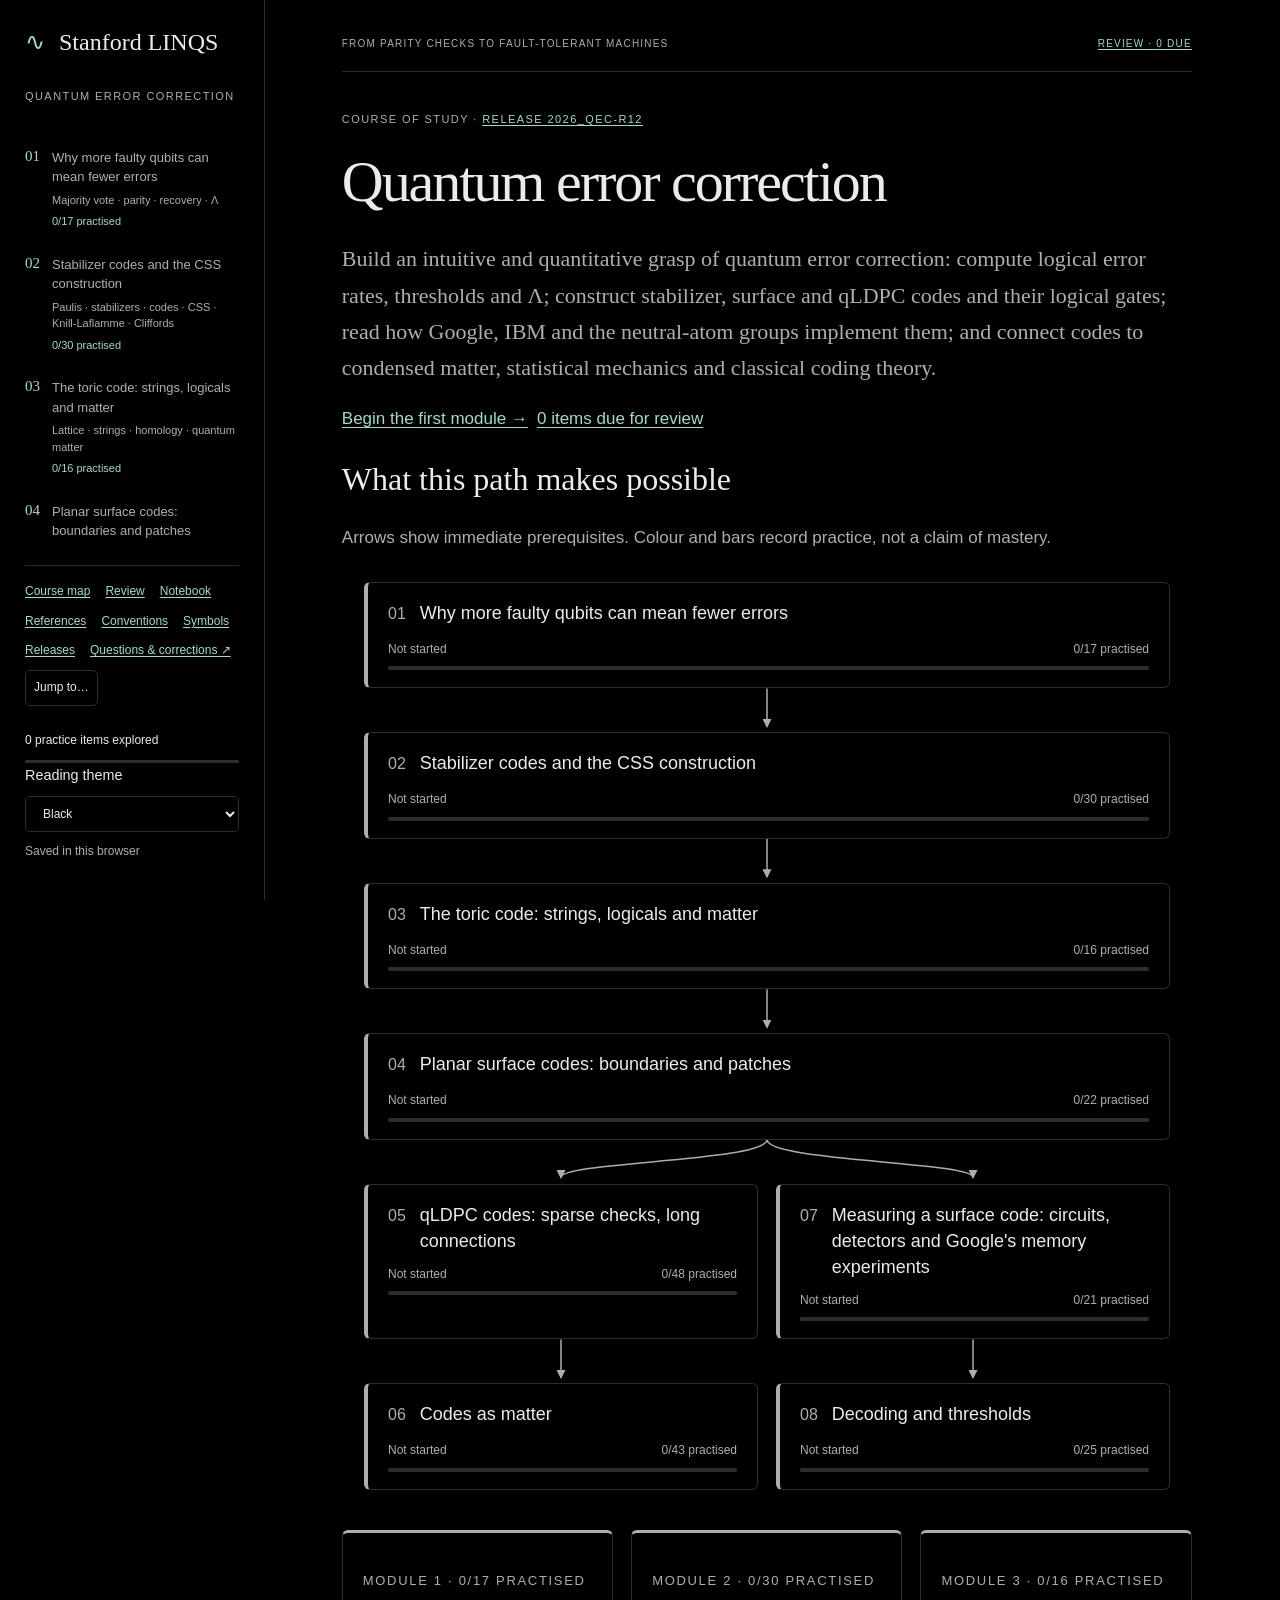
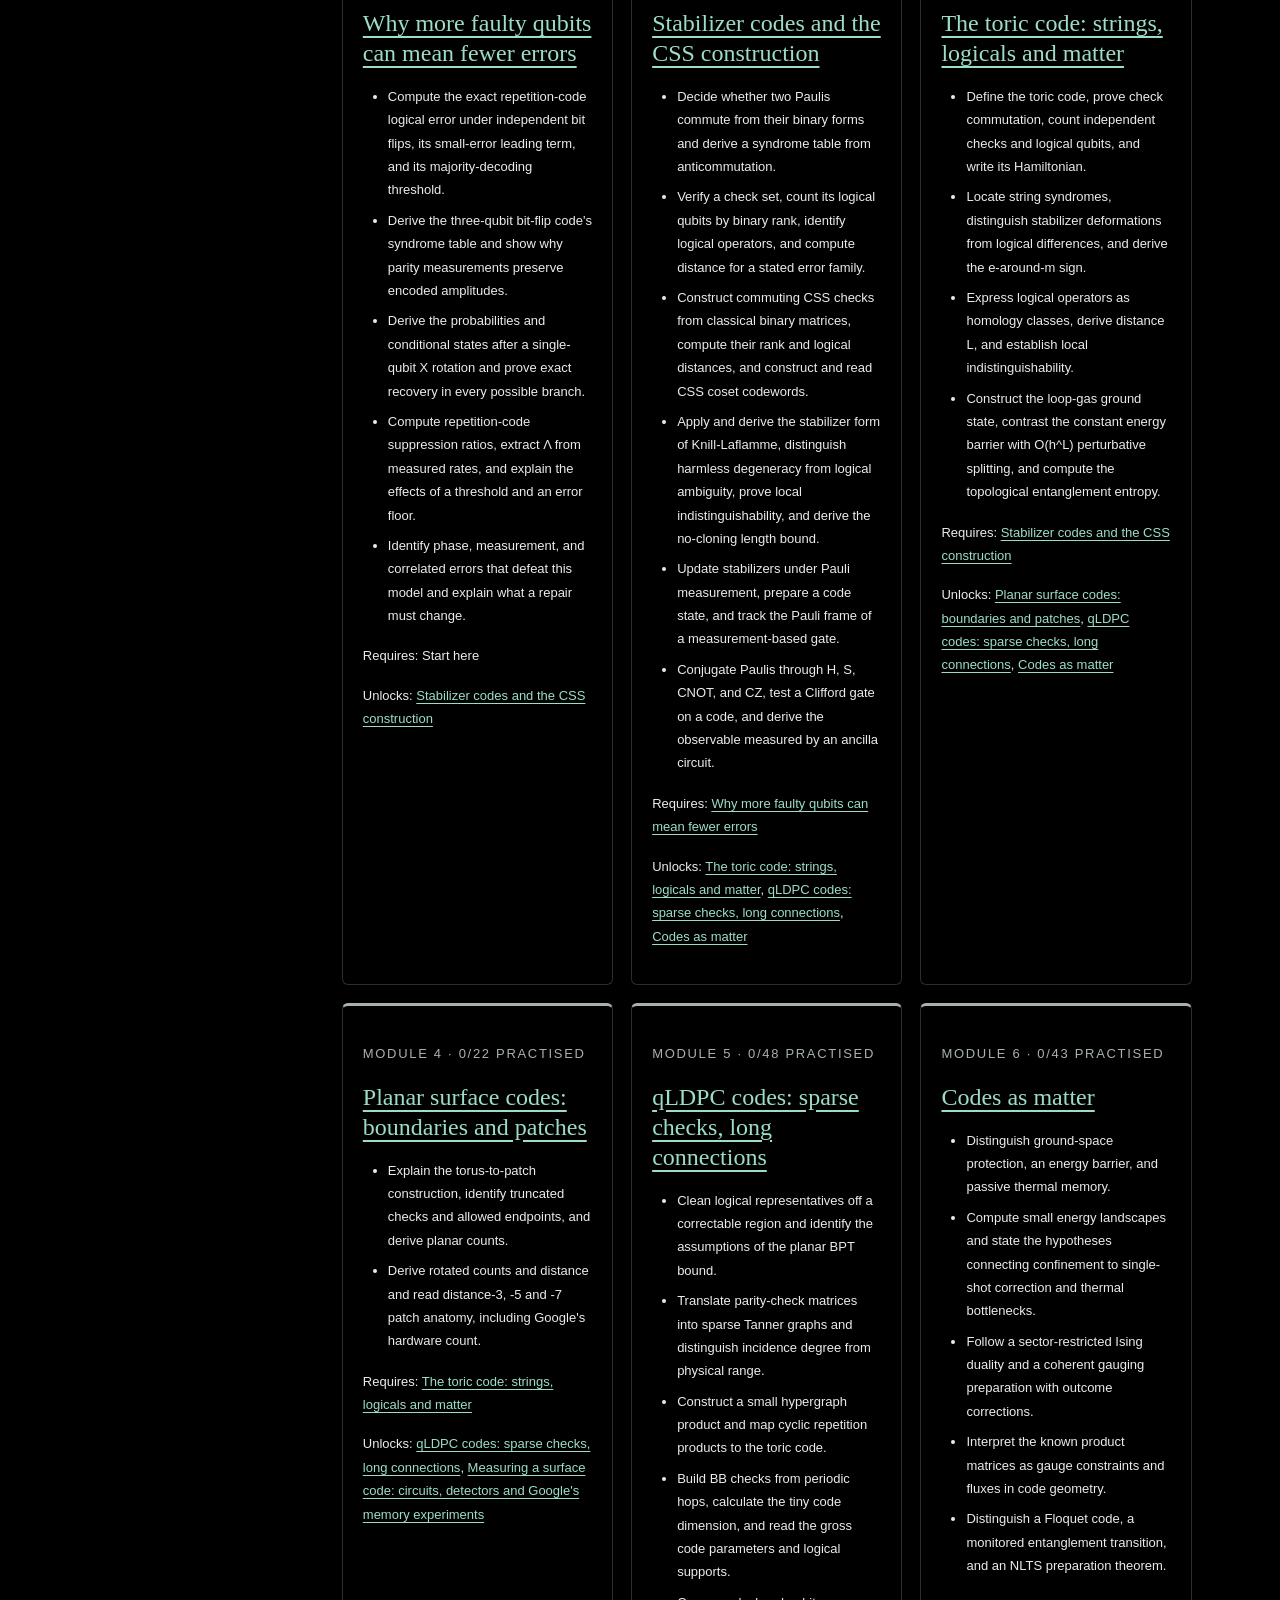
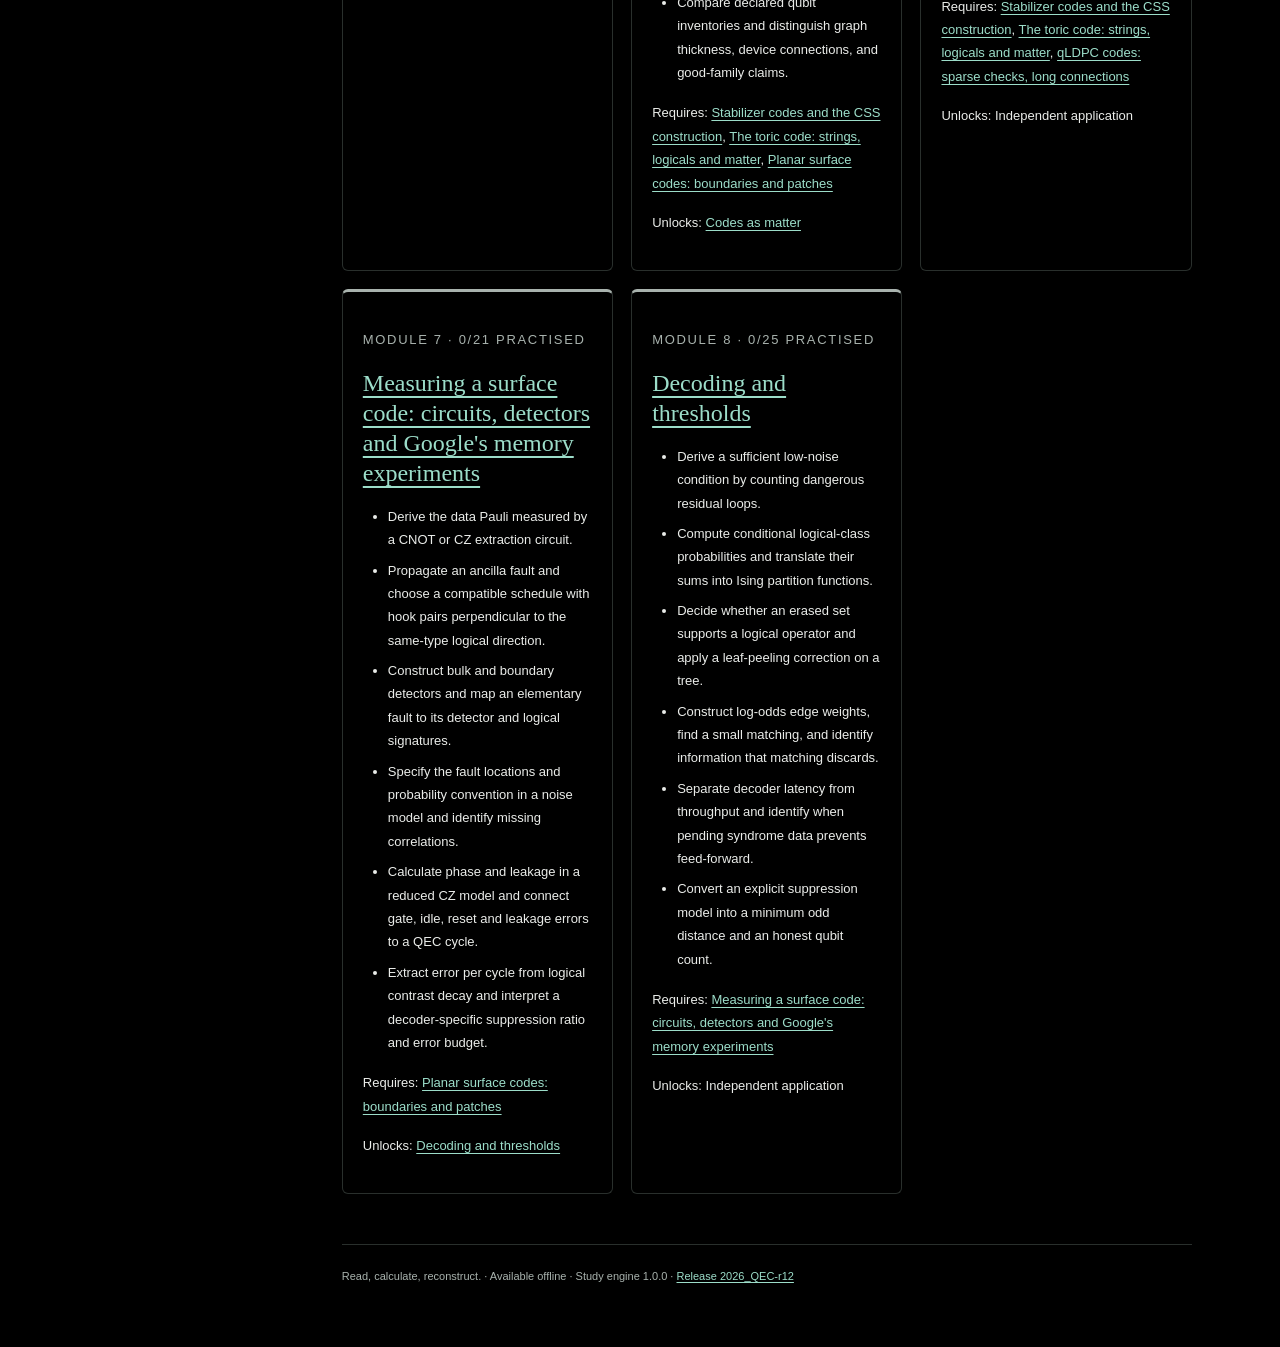
<file: 2026_QEC/index.html>
<!doctype html><html lang="en"><head><meta charset="utf-8"><script id="study-theme-init">(function(){var theme="black";try{var saved=JSON.parse(localStorage.getItem("study-release:quantum_error_correction"));if(["black","midnight","ivory","sage","plum"].indexOf(saved&&saved.prefs&&saved.prefs.theme)!==-1)theme=saved.prefs.theme;}catch(_){}document.documentElement.dataset.theme=theme;})();</script><link rel="icon" href="data:,"><meta name="viewport" content="width=device-width,initial-scale=1"><title>Quantum error correction · Quantum error correction</title><meta name="description" content="Build an intuitive and quantitative grasp of quantum error correction: compute logical error rates, thresholds and Λ; construct stabilizer, surface and qLDPC codes and their logical gates; read how Google, IBM and the neutral-atom groups implement them; and connect codes to condensed matter, statistical mechanics and classical coding theory."><link rel="stylesheet" href="assets/katex/katex.min.css"><link rel="stylesheet" href="assets/study.css"><script id="study-page-data" type="application/json">{"comments":{},"commentLifecycle":{},"answers":{},"course":"quantum_error_correction","courseTitle":"Quantum error correction","module":null,"revision":"sha256:ac8e715741c7dec0","engineVersion":"1.0.0","dev":false,"release":{"label":"2026_QEC-r12","questionsUrl":"https://docs.google.com/document/d/1dp_MXEA5aFQJ1om-RrPk7rns6-5DhuFm/edit"},"itemIndex":{"m1-predict-crossing":{"type":"predict","module":"m1","subsection":"m1-majority","title":"Where do the distance curves meet?","responseType":"choice"},"m1-q-leading":{"type":"quiz","module":"m1","subsection":"m1-majority","title":"Evaluate the five-bit tail","responseType":"numeric"},"m1-q-above-threshold":{"type":"quiz","module":"m1","subsection":"m1-majority","title":"Above the majority threshold","responseType":"choice"},"m1-q-cloning":{"type":"quiz","module":"m1","subsection":"m1-obstacles","title":"The permitted copier","responseType":"choice"},"m1-q-syndrome":{"type":"quiz","module":"m1","subsection":"m1-bitflip","title":"Decode the sign pattern","responseType":"choice"},"m1-predict-single-qubit":{"type":"predict","module":"m1","subsection":"m1-bitflip","title":"What can one physical qubit reveal?","responseType":"choice"},"m1-q-commute":{"type":"quiz","module":"m1","subsection":"m1-bitflip","title":"Commute does not mean correct","responseType":"multi"},"m1-predict-rotation":{"type":"predict","module":"m1","subsection":"m1-discretize","title":"How often does a small rotation flag?","responseType":"numeric"},"m1-q-after-measurement":{"type":"quiz","module":"m1","subsection":"m1-discretize","title":"What remains after a clean outcome?","responseType":"choice"},"m1-q-lambda-extract":{"type":"quiz","module":"m1","subsection":"m1-lambda","title":"Extract a measured suppression ratio","responseType":"numeric"},"m1-predict-lambda":{"type":"predict","module":"m1","subsection":"m1-lambda","title":"Is Λ a property of qubits alone?","responseType":"choice"},"m1-q-events":{"type":"quiz","module":"m1","subsection":"m1-time","title":"Read a temporal pair","responseType":"choice"},"m1-reconstruction":{"type":"exercise","module":"m1","subsection":"m1-practice","title":"Rebuild the two mechanisms","responseType":"text"},"m1-transfer":{"type":"exercise","module":"m1","subsection":"m1-practice","title":"Rotate the code into the phase basis","responseType":"text"},"m1-calc-floor":{"type":"exercise","module":"m1","subsection":"m1-practice","title":"Where does a floor take over?","responseType":"text"},"m1-challenge-paper":{"type":"challenge","module":"m1","subsection":"m1-practice","title":"Reconstruct the experimental ladder","responseType":"text"},"m1-challenge-correlated":{"type":"challenge","module":"m1","subsection":"m1-practice","title":"Let faults arrive in neighboring pairs","responseType":"text"},"m2-predict-commute":{"type":"predict","module":"m2","subsection":"m2-pauli","title":"Count the overlapping sites","responseType":"choice"},"m2-q-symplectic":{"type":"quiz","module":"m2","subsection":"m2-pauli","title":"A binary product, not a real inner product","responseType":"numeric"},"m2-predict-halving":{"type":"predict","module":"m2","subsection":"m2-stabilizer","title":"Why exactly half?","responseType":"choice"},"m2-predict-dim":{"type":"predict","module":"m2","subsection":"m2-stabilizer","title":"Constraints versus stored qubits","responseType":"choice"},"m2-q-energy":{"type":"quiz","module":"m2","subsection":"m2-stabilizer","title":"The energy of one physical error","responseType":"numeric"},"m2-q-minus-i":{"type":"quiz","module":"m2","subsection":"m2-stabilizer","title":"Consistent commutation, inconsistent signs","responseType":"choice"},"m2-q-distance":{"type":"quiz","module":"m2","subsection":"m2-logicals","title":"A logical operator sets the distance","responseType":"numeric"},"m2-q-distance-basis":{"type":"quiz","module":"m2","subsection":"m2-logicals","title":"Distance cannot depend on logical naming","responseType":"choice"},"m2-predict-playground":{"type":"predict","module":"m2","subsection":"m2-logicals","title":"How many distinct single-error signals?","responseType":"choice"},"m2-q-degenerate":{"type":"quiz","module":"m2","subsection":"m2-examples","title":"Which pairs does the Shor lookup correct?","responseType":"multi"},"m2-predict-steane-k":{"type":"predict","module":"m2","subsection":"m2-examples","title":"Reuse the rows in both Pauli sectors","responseType":"choice"},"m2-q-perfect":{"type":"quiz","module":"m2","subsection":"m2-examples","title":"Perfect in which sense?","responseType":"choice"},"m2-q-shor-syndrome":{"type":"quiz","module":"m2","subsection":"m2-examples","title":"What does a perfect lookup do beyond its promise?","responseType":"choice"},"m2-q-bound-ladder":{"type":"quiz","module":"m2","subsection":"m2-examples","title":"A bound is not an existence theorem","responseType":"numeric"},"m2-predict-css-k":{"type":"predict","module":"m2","subsection":"m2-css","title":"Count ranks, not drawn check nodes","responseType":"numeric"},"m2-q-css-condition":{"type":"quiz","module":"m2","subsection":"m2-css","title":"The compatibility condition in physical language","responseType":"choice"},"m2-q-kl-degenerate":{"type":"quiz","module":"m2","subsection":"m2-knill-laflamme","title":"Is a nonzero off-diagonal error overlap fatal?","responseType":"choice"},"m2-predict-reduced":{"type":"predict","module":"m2","subsection":"m2-knill-laflamme","title":"What can a small region know?","responseType":"choice"},"m2-q-erasure":{"type":"quiz","module":"m2","subsection":"m2-knill-laflamme","title":"Spend distance on two kinds of uncertainty","responseType":"multi"},"m2-predict-cnot":{"type":"predict","module":"m2","subsection":"m2-clifford","title":"Where does a target phase flip go?","responseType":"choice"},"m2-q-transversal-h":{"type":"quiz","module":"m2","subsection":"m2-clifford","title":"A transversal gate can change the code","responseType":"choice"},"m2-q-deterministic":{"type":"quiz","module":"m2","subsection":"m2-clifford","title":"Which outcome is guaranteed?","responseType":"choice"},"m2-q-what-is-measured":{"type":"quiz","module":"m2","subsection":"m2-clifford","title":"Read a mixed observable backward","responseType":"choice"},"m2-reconstruction":{"type":"exercise","module":"m2","subsection":"m2-practice","title":"Rebuild the algebra from the checks","responseType":"text"},"m2-transfer":{"type":"exercise","module":"m2","subsection":"m2-practice","title":"Detection, erasure and post-selection in four qubits","responseType":"text"},"m2-transfer-measure":{"type":"exercise","module":"m2","subsection":"m2-practice","title":"Measurement does the work: enter a code and build a gate","responseType":"text"},"m2-calc-transversal-phase":{"type":"exercise","module":"m2","subsection":"m2-practice","title":"Transversal phase gates and a slightly wrong angle","responseType":"text"},"m2-calc-coherent":{"type":"exercise","module":"m2","subsection":"m2-practice","title":"Every qubit over-rotates","responseType":"text"},"m2-challenge-bias":{"type":"challenge","module":"m2","subsection":"m2-practice","title":"When the decoder should not trust minimum weight","responseType":"text"},"m2-challenge-fifteen":{"type":"challenge","module":"m2","subsection":"m2-practice","title":"The fifteen-qubit code on a four-cube","responseType":"text"},"m3-predict-k":{"type":"predict","module":"m3","subsection":"m3-toric","title":"Count information, not drawn checks","responseType":"choice"},"m3-q-overlap":{"type":"quiz","module":"m3","subsection":"m3-toric","title":"Keep the parallel edges","responseType":"choice"},"m3-q-closed-loop":{"type":"quiz","module":"m3","subsection":"m3-anyons","title":"Zero syndrome does not settle the question","responseType":"choice"},"m3-q-fermion":{"type":"quiz","module":"m3","subsection":"m3-anyons","title":"Rotate the composite","responseType":"choice"},"m3-q-class":{"type":"quiz","module":"m3","subsection":"m3-homology","title":"Read a class, not a shape","responseType":"choice"},"m3-predict-deform":{"type":"predict","module":"m3","subsection":"m3-homology","title":"Move two neighboring faces","responseType":"text"},"m3-predict-distance":{"type":"predict","module":"m3","subsection":"m3-homology","title":"Which length limits protection?","responseType":"choice"},"m3-predict-halfway":{"type":"predict","module":"m3","subsection":"m3-homology","title":"Past the halfway point","responseType":"choice"},"m3-predict-syndrome":{"type":"predict","module":"m3","subsection":"m3-homology","title":"Count ends before opening the lattice","responseType":"choice"},"m3-q-gap":{"type":"quiz","module":"m3","subsection":"m3-matter","title":"Does the gap do the decoder's work?","responseType":"choice"},"m3-reconstruction":{"type":"exercise","module":"m3","subsection":"m3-practice","title":"Rebuild the lattice argument","responseType":"text"},"m3-gauge-gauss-reconstruction":{"type":"exercise","module":"m3","subsection":"m3-practice","title":"Read charge through a boundary","responseType":"text"},"m3-reconstruct-loop-gas":{"type":"exercise","module":"m3","subsection":"m3-practice","title":"Put a phase on the loop sum","responseType":"text"},"m3-calc-splitting":{"type":"exercise","module":"m3","subsection":"m3-practice","title":"Count the virtual winding processes","responseType":"text"},"m3-proof-genus":{"type":"exercise","module":"m3","subsection":"m3-practice","title":"Join two tori and test their seam","responseType":"text"},"m3-challenge-paper":{"type":"challenge","module":"m3","subsection":"m3-practice","title":"Reconstruct the entropy subtraction","responseType":"text"},"m3-s35-check-retained":{"type":"exercise","module":"m14","subsection":"m3-boundaries","title":"Read the check that remains","responseType":"text"},"m3-predict-end":{"type":"predict","module":"m14","subsection":"m3-boundaries","title":"Does a smooth side erase a vertex defect?","responseType":"choice"},"m3-s35-lost-pair":{"type":"exercise","module":"m14","subsection":"m3-boundaries","title":"Follow the lost logical pair","responseType":"text"},"m3-s35-count-patch":{"type":"exercise","module":"m14","subsection":"m3-boundaries","title":"Separate information from hardware","responseType":"text"},"m3-s35-deform-end":{"type":"exercise","module":"m14","subsection":"m3-boundaries","title":"Move the endpoint with a check","responseType":"text"},"m3-s35-distance-bound":{"type":"exercise","module":"m14","subsection":"m3-boundaries","title":"Bound every logical Pauli","responseType":"text"},"m3-q-planar-k":{"type":"quiz","module":"m14","subsection":"m3-boundaries","title":"Remove the alternation","responseType":"choice"},"m3-q-rough-name":{"type":"quiz","module":"m14","subsection":"m3-boundaries","title":"What does the word rough fix?","responseType":"choice"},"m3-q-half-checks":{"type":"quiz","module":"m14","subsection":"m3-rotated","title":"Does a weight-two check spoil commutation?","responseType":"choice"},"m3-predict-rotated-n":{"type":"predict","module":"m14","subsection":"m3-rotated","title":"Allocate two memories or one","responseType":"numeric"},"m3-q-loop-count":{"type":"quiz","module":"m14","subsection":"m3-anatomy","title":"A single visible defect","responseType":"choice"},"m3-q-d3-check":{"type":"quiz","module":"m14","subsection":"m3-anatomy","title":"Use the half-check's degeneracy","responseType":"choice"},"m3-q-frame-sign":{"type":"quiz","module":"m14","subsection":"m3-anatomy","title":"Follow the recorded sign","responseType":"choice"},"m3-predict-absorb":{"type":"predict","module":"m14","subsection":"m3-anatomy","title":"Change the assignment, not the geometry","responseType":"choice"},"m3-q-total":{"type":"quiz","module":"m14","subsection":"m3-anatomy","title":"Count the required interactions","responseType":"numeric"},"m14-reconstruction":{"type":"exercise","module":"m14","subsection":"m14-practice","title":"Cut the torus in the opposite order","responseType":"text"},"m3-transfer-hadamard":{"type":"exercise","module":"m14","subsection":"m14-practice","title":"Transversal Hadamard turns the patch","responseType":"text"},"m3-calc-decode-d3":{"type":"exercise","module":"m14","subsection":"m14-practice","title":"Let two errors impersonate one","responseType":"text"},"m3-transfer-frame":{"type":"exercise","module":"m14","subsection":"m14-practice","title":"Read the logical value with its frame","responseType":"text"},"m3-transfer":{"type":"exercise","module":"m14","subsection":"m14-practice","title":"A rectangular rotated memory","responseType":"text"},"m3-challenge-boundary":{"type":"challenge","module":"m14","subsection":"m14-practice","title":"Remove the mixed-boundary assumption","responseType":"text"},"m3-challenge-dead-check":{"type":"challenge","module":"m14","subsection":"m14-practice","title":"Turn off one check","responseType":"text"},"m6-quiz-cleaning":{"type":"quiz","module":"m6","subsection":"m6-bpt","title":"Move the row","responseType":"choice"},"m6-ex-cleaning-certificate":{"type":"exercise","module":"m6","subsection":"m6-bpt","title":"Certify the region","responseType":"text"},"m6-quiz-union":{"type":"quiz","module":"m6","subsection":"m6-bpt","title":"Combine correctable regions","responseType":"choice"},"m6-quiz-corner-labels":{"type":"quiz","module":"m6","subsection":"m6-bpt","title":"Count corner labels","responseType":"numeric"},"m6-quiz-bpt-scope":{"type":"quiz","module":"m6","subsection":"m6-bpt","title":"Keep a positive rate","responseType":"choice"},"m6-predict-sparsity":{"type":"predict","module":"m6","subsection":"m6-bpt","title":"Few neighbors, nearby neighbors?","responseType":"text"},"m6-quiz-hamming-edge":{"type":"quiz","module":"m6","subsection":"m6-ldpc","title":"Count a check’s lines","responseType":"numeric"},"m6-quiz-graph-row":{"type":"quiz","module":"m6","subsection":"m6-ldpc","title":"Read a row from the graph","responseType":"choice"},"m6-quiz-sparse-weight":{"type":"quiz","module":"m6","subsection":"m6-ldpc","title":"Bound both counts","responseType":"choice"},"m6-quiz-design-rate":{"type":"quiz","module":"m6","subsection":"m6-ldpc","title":"Scale the same degrees","responseType":"numeric"},"m6-quiz-css-overlap":{"type":"quiz","module":"m6","subsection":"m6-ldpc","title":"Test the mixed overlap","responseType":"choice"},"m6-quiz-factor-rank":{"type":"quiz","module":"m6","subsection":"m6-hgp","title":"Count independent factor checks","responseType":"numeric"},"m6-predict-product-repair":{"type":"predict","module":"m6","subsection":"m6-hgp","title":"Leave out the check-check cells","responseType":"text"},"m6-quiz-product-size":{"type":"quiz","module":"m6","subsection":"m6-hgp","title":"Count both data blocks","responseType":"numeric"},"m6-ex-product-row":{"type":"exercise","module":"m6","subsection":"m6-hgp","title":"Rebuild the repaired rows","responseType":"text"},"m6-quiz-product-distance":{"type":"quiz","module":"m6","subsection":"m6-hgp","title":"Choose the overall distance","responseType":"choice"},"m6-ex-toric-map":{"type":"exercise","module":"m6","subsection":"m6-hgp","title":"Identify a star across the seam","responseType":"text"},"m6-quiz-transpose-count":{"type":"quiz","module":"m6","subsection":"m6-hgp","title":"Keep the dependent-row contribution","responseType":"numeric"},"m6-quiz-shift-wrap":{"type":"quiz","module":"m6","subsection":"m6-bb","title":"Follow the wrap","responseType":"numeric"},"m6-quiz-polynomial-cancel":{"type":"quiz","module":"m6","subsection":"m6-bb","title":"Cancel coincident hops","responseType":"choice"},"m6-quiz-bb-neighbors":{"type":"quiz","module":"m6","subsection":"m6-bb","title":"Count one check’s neighbors","responseType":"numeric"},"m6-quiz-bb-transpose":{"type":"quiz","module":"m6","subsection":"m6-bb","title":"Place the transpose","responseType":"choice"},"m6-ex-tiny-rank":{"type":"exercise","module":"m6","subsection":"m6-bb","title":"Recover the two free choices","responseType":"text"},"m6-quiz-tiny-k":{"type":"quiz","module":"m6","subsection":"m6-bb","title":"Count independent constraints","responseType":"numeric"},"m6-predict-bb":{"type":"predict","module":"m6","subsection":"m6-bb","title":"More sites and more logical qubits","responseType":"text"},"m6-ex-bb-observation":{"type":"exercise","module":"m6","subsection":"m6-bb","title":"Read the rank observations","responseType":"text"},"m6-quiz-rank-not-distance":{"type":"quiz","module":"m6","subsection":"m6-bb","title":"Separate rank from distance","responseType":"choice"},"m6-quiz-logical-patches":{"type":"quiz","module":"m6","subsection":"m6-bb","title":"Shared sites and separate logical qubits","responseType":"choice"},"m6-quiz-degree-hardware":{"type":"quiz","module":"m6","subsection":"m6-hardware","title":"Count the full neighborhood","responseType":"numeric"},"m6-quiz-thickness":{"type":"quiz","module":"m6","subsection":"m6-hardware","title":"Interpret the planar partition","responseType":"choice"},"m6-quiz-kunlun-inventory":{"type":"quiz","module":"m6","subsection":"m6-hardware","title":"Count device qubits per logical","responseType":"numeric"},"m6-ex-hardware-evidence":{"type":"exercise","module":"m6","subsection":"m6-hardware","title":"Match a claim to its evidence","responseType":"text"},"m6-quiz-matched-count":{"type":"quiz","module":"m6","subsection":"m6-hardware","title":"Count the matched patch block","responseType":"numeric"},"m6-predict-map":{"type":"predict","module":"m6","subsection":"m6-hardware","title":"What changes when the lines move","responseType":"text"},"m6-ex-map-observation":{"type":"exercise","module":"m6","subsection":"m6-hardware","title":"Identify the displayed edge set","responseType":"text"},"m6-quiz-relative-distance":{"type":"quiz","module":"m6","subsection":"m6-good-codes","title":"Normalize the distance","responseType":"numeric"},"m6-quiz-good-family":{"type":"quiz","module":"m6","subsection":"m6-good-codes","title":"Two points or a family","responseType":"choice"},"m6-quiz-lift-degree":{"type":"quiz","module":"m6","subsection":"m6-good-codes","title":"Follow a permuted edge","responseType":"choice"},"m6-ex-tanner-distinction":{"type":"exercise","module":"m6","subsection":"m6-good-codes","title":"Representation or construction","responseType":"text"},"m6-quiz-frontier-premise":{"type":"quiz","module":"m6","subsection":"m6-good-codes","title":"Identify the premise that changes","responseType":"choice"},"m6-ex-reconstruct":{"type":"exercise","module":"m6","subsection":"m6-practice","title":"Rebuild cleaning and the planar bound","responseType":"text"},"m6-ex-calculate":{"type":"exercise","module":"m6","subsection":"m6-practice","title":"Count the tiny BB code by hand","responseType":"text"},"m6-ex-proof":{"type":"exercise","module":"m6","subsection":"m6-practice","title":"Prove the product’s parameters","responseType":"text"},"m6-ex-explain":{"type":"exercise","module":"m6","subsection":"m6-practice","title":"State what each calculation establishes","responseType":"text"},"m6-ex-transfer":{"type":"exercise","module":"m6","subsection":"m6-practice","title":"Transfer the locality argument","responseType":"text"},"m6-challenge-paper":{"type":"challenge","module":"m6","subsection":"m6-practice","title":"Read a logical pair from the paper","responseType":"text"},"m6-challenge-design":{"type":"challenge","module":"m6","subsection":"m6-practice","title":"Design a matched-distance resource table","responseType":"text"},"m6-challenge-break":{"type":"challenge","module":"m6","subsection":"m6-practice","title":"Break the six-neighbor claim","responseType":"text"},"m7-quiz-degeneracy":{"type":"quiz","module":"m7","subsection":"m7-hamiltonians","title":"Check the claim","responseType":"choice"},"m7-quiz-entropy-sign":{"type":"quiz","module":"m7","subsection":"m7-hamiltonians","title":"Check the claim","responseType":"choice"},"m7-quiz-fusion":{"type":"quiz","module":"m7","subsection":"m7-hamiltonians","title":"Check the claim","responseType":"choice"},"m7-quiz-gap-distance":{"type":"quiz","module":"m7","subsection":"m7-barriers","title":"Check the claim","responseType":"choice"},"m7-predict-energy":{"type":"predict","module":"m7","subsection":"m7-barriers","title":"Which route has the smaller peak?","responseType":"text"},"m7-quiz-thermal":{"type":"quiz","module":"m7","subsection":"m7-barriers","title":"Check the claim","responseType":"choice"},"m7-quiz-nogo":{"type":"quiz","module":"m7","subsection":"m7-barriers","title":"Check the claim","responseType":"choice"},"m7-quiz-four-d":{"type":"quiz","module":"m7","subsection":"m7-barriers","title":"Check the claim","responseType":"choice"},"m7-quiz-fractal":{"type":"quiz","module":"m7","subsection":"m7-barriers","title":"Check the claim","responseType":"choice"},"m7-quiz-reduced-weight":{"type":"quiz","module":"m7","subsection":"m7-single-shot","title":"Check the claim","responseType":"choice"},"m7-quiz-metacheck":{"type":"quiz","module":"m7","subsection":"m7-single-shot","title":"Check the claim","responseType":"choice"},"m7-quiz-single-shot":{"type":"quiz","module":"m7","subsection":"m7-single-shot","title":"Check the claim","responseType":"choice"},"m7-quiz-both-sectors":{"type":"quiz","module":"m7","subsection":"m7-single-shot","title":"Check the claim","responseType":"choice"},"m7-quiz-goodness":{"type":"quiz","module":"m7","subsection":"m7-good-codes","title":"Check the claim","responseType":"choice"},"m7-quiz-free-energy":{"type":"quiz","module":"m7","subsection":"m7-good-codes","title":"Check the claim","responseType":"choice"},"m7-quiz-glass":{"type":"quiz","module":"m7","subsection":"m7-good-codes","title":"Check the claim","responseType":"choice"},"m7-quiz-scope":{"type":"quiz","module":"m7","subsection":"m7-good-codes","title":"Check the claim","responseType":"choice"},"m7-quiz-kw-sector":{"type":"quiz","module":"m7","subsection":"m7-gauging","title":"Check the claim","responseType":"choice"},"m7-quiz-bond":{"type":"quiz","module":"m7","subsection":"m7-gauging","title":"Check the claim","responseType":"choice"},"m7-quiz-gauss":{"type":"quiz","module":"m7","subsection":"m7-gauging","title":"Check the claim","responseType":"choice"},"m7-quiz-flux":{"type":"quiz","module":"m7","subsection":"m7-gauging","title":"Check the claim","responseType":"choice"},"m7-quiz-outcome-parity":{"type":"quiz","module":"m7","subsection":"m7-gauging","title":"Check the claim","responseType":"choice"},"m7-quiz-gauging-state":{"type":"quiz","module":"m7","subsection":"m7-gauging","title":"Check the claim","responseType":"choice"},"m7-predict-gauging":{"type":"predict","module":"m7","subsection":"m7-gauging","title":"What will the matter record leave behind?","responseType":"text"},"m7-quiz-product-sites":{"type":"quiz","module":"m7","subsection":"m7-products","title":"Check the claim","responseType":"choice"},"m7-quiz-product-star":{"type":"quiz","module":"m7","subsection":"m7-products","title":"Check the claim","responseType":"choice"},"m7-quiz-product-flux":{"type":"quiz","module":"m7","subsection":"m7-products","title":"Check the claim","responseType":"choice"},"m7-quiz-product-energy":{"type":"quiz","module":"m7","subsection":"m7-products","title":"Check the claim","responseType":"choice"},"m7-quiz-honeycomb":{"type":"quiz","module":"m7","subsection":"m7-dynamics","title":"Check the claim","responseType":"choice"},"m7-quiz-floquet-label":{"type":"quiz","module":"m7","subsection":"m7-dynamics","title":"Check the claim","responseType":"choice"},"m7-quiz-record":{"type":"quiz","module":"m7","subsection":"m7-dynamics","title":"Check the claim","responseType":"choice"},"m7-quiz-monitoring":{"type":"quiz","module":"m7","subsection":"m7-dynamics","title":"Check the claim","responseType":"choice"},"m7-quiz-dynamics-scope":{"type":"quiz","module":"m7","subsection":"m7-dynamics","title":"Check the claim","responseType":"choice"},"m7-quiz-nlts":{"type":"quiz","module":"m7","subsection":"m7-complexity","title":"Check the claim","responseType":"choice"},"m7-quiz-complexity-scope":{"type":"quiz","module":"m7","subsection":"m7-complexity","title":"Check the claim","responseType":"choice"},"m7-reconstruction":{"type":"exercise","module":"m7","subsection":"m7-practice","title":"Rebuild the BB energy calculation","responseType":"text"},"m7-transfer":{"type":"exercise","module":"m7","subsection":"m7-practice","title":"Transfer the energy question to the product","responseType":"text"},"m7-calculation":{"type":"exercise","module":"m7","subsection":"m7-practice","title":"Prove the cube route peak is optimal","responseType":"text"},"m7-explanation":{"type":"exercise","module":"m7","subsection":"m7-practice","title":"Explain three different kinds of protection","responseType":"text"},"m7-proof":{"type":"exercise","module":"m7","subsection":"m7-practice","title":"Turn the cleaning picture into local indistinguishability","responseType":"text"},"m7-paper-figure":{"type":"challenge","module":"m7","subsection":"m7-practice","title":"Read a theorem label on a phase sketch","responseType":"text"},"m7-design":{"type":"challenge","module":"m7","subsection":"m7-practice","title":"Finish a different gauging outcome","responseType":"text"},"m7-break-model":{"type":"challenge","module":"m7","subsection":"m7-practice","title":"Break the monitoring analogy","responseType":"text"},"m4-predict-cz-basis":{"type":"predict","module":"m4","subsection":"m4-circuit","title":"What does the CZ circuit reveal?","responseType":"choice"},"m4-q-data-basis":{"type":"quiz","module":"m4","subsection":"m4-circuit","title":"Repair the data basis","responseType":"choice"},"m4-q-hook-absorption":{"type":"quiz","module":"m4","subsection":"m4-hooks","title":"Does a neighboring check absorb the hook?","responseType":"choice"},"m4-predict-hook":{"type":"predict","module":"m4","subsection":"m4-hooks","title":"Which gates remain?","responseType":"choice"},"m4-q-first-round":{"type":"quiz","module":"m4","subsection":"m4-detectors","title":"Is the first sign an error?","responseType":"choice"},"m4-q-y":{"type":"quiz","module":"m4","subsection":"m4-detectors","title":"How many checks change?","responseType":"numeric"},"m4-predict-final-detector":{"type":"predict","module":"m4","subsection":"m4-detectors","title":"Does the final readout add an event?","responseType":"choice"},"m4-q-noise":{"type":"quiz","module":"m4","subsection":"m4-noise","title":"Does the same p mean the same hardware?","responseType":"choice"},"m4-q-reset":{"type":"quiz","module":"m4","subsection":"m4-leakage","title":"Why not reset all the data?","responseType":"choice"},"m4-predict-leakage":{"type":"predict","module":"m4","subsection":"m4-leakage","title":"Is the average enough?","responseType":"choice"},"m4-predict-cz-return":{"type":"predict","module":"m4","subsection":"m4-hardware","title":"A second return","responseType":"choice"},"m4-q-latency":{"type":"quiz","module":"m4","subsection":"m4-hardware","title":"Fast rounds, delayed answer","responseType":"choice"},"m4-q-contrast":{"type":"quiz","module":"m4","subsection":"m4-experiments","title":"Interpret vanishing contrast","responseType":"choice"},"m4-q-comparison":{"type":"quiz","module":"m4","subsection":"m4-experiments","title":"Compare protected information","responseType":"choice"},"m4-q-budget":{"type":"quiz","module":"m4","subsection":"m4-experiments","title":"Predict the budget change","responseType":"numeric"},"m4-reconstruction":{"type":"exercise","module":"m4","subsection":"m4-practice","title":"Follow a fault from the circuit to the record","responseType":"text"},"m4-transfer":{"type":"exercise","module":"m4","subsection":"m4-practice","title":"Transfer to the four-data-qubit code","responseType":"text"},"m4-calc-decay":{"type":"exercise","module":"m4","subsection":"m4-practice","title":"Recover the round rate from two durations","responseType":"text"},"m4-calc-cz":{"type":"exercise","module":"m4","subsection":"m4-practice","title":"Return with the right phase","responseType":"text"},"m4-challenge-paper":{"type":"challenge","module":"m4","subsection":"m4-practice","title":"Read the two experimental axes","responseType":"text"},"m4-challenge-break-model":{"type":"challenge","module":"m4","subsection":"m4-practice","title":"Break two incomplete optimization targets","responseType":"text"},"m5-predict-half-loop":{"type":"predict","module":"m5","subsection":"m5-chains","title":"How many faults must the loop contain?","responseType":"choice"},"m5-q-bound":{"type":"quiz","module":"m5","subsection":"m5-chains","title":"What has the bound established?","responseType":"choice"},"m5-q-free-energy":{"type":"quiz","module":"m5","subsection":"m5-rbim","title":"What does the optimal decision compare?","responseType":"choice"},"m5-predict-measurement-dimension":{"type":"predict","module":"m5","subsection":"m5-rbim","title":"What changes when check reports can be wrong?","responseType":"choice"},"m5-predict-erasure-loop":{"type":"predict","module":"m5","subsection":"m5-percolation","title":"Does every erased cycle lose a logical qubit?","responseType":"choice"},"m5-predict-erasure-crossing":{"type":"predict","module":"m5","subsection":"m5-percolation","title":"What should finite sizes show?","responseType":"choice"},"m5-q-erasure-event":{"type":"quiz","module":"m5","subsection":"m5-percolation","title":"What does uncorrectable mean here?","responseType":"choice"},"m5-q-edge-weight":{"type":"quiz","module":"m5","subsection":"m5-matching","title":"Compute an edge cost","responseType":"numeric"},"m5-q-matching-target":{"type":"quiz","module":"m5","subsection":"m5-matching","title":"What is optimized?","responseType":"choice"},"m5-predict-class":{"type":"predict","module":"m5","subsection":"m5-ml","title":"Can equal shortest paths lead to unequal classes?","responseType":"choice"},"m5-q-browne-shot":{"type":"quiz","module":"m5","subsection":"m5-ml","title":"Did optimal inference promise this shot would succeed?","responseType":"choice"},"m5-predict-correlation":{"type":"predict","module":"m5","subsection":"m5-learned","title":"Use the correlation","responseType":"numeric"},"m5-q-training":{"type":"quiz","module":"m5","subsection":"m5-learned","title":"What would demonstrate learning rather than memorization?","responseType":"choice"},"m5-q-throughput":{"type":"quiz","module":"m5","subsection":"m5-realtime","title":"Must every answer arrive within one cycle?","responseType":"choice"},"m5-q-backlog":{"type":"quiz","module":"m5","subsection":"m5-realtime","title":"Which growth law belongs to which question?","responseType":"choice"},"m5-predict-halving":{"type":"predict","module":"m5","subsection":"m5-overhead","title":"Halve the physical-noise parameter","responseType":"numeric"},"m5-q-threshold-inference":{"type":"quiz","module":"m5","subsection":"m5-overhead","title":"Does Λ determine a universal gate threshold?","responseType":"choice"},"m5-reconstruction":{"type":"exercise","module":"m5","subsection":"m5-practice","title":"Rebuild the route from loops to classes","responseType":"text"},"m5-transfer-erasure":{"type":"exercise","module":"m5","subsection":"m5-practice","title":"Transfer the criterion to erased geometry","responseType":"text"},"m5-calc-classes":{"type":"exercise","module":"m5","subsection":"m5-practice","title":"Calculate the two class risks","responseType":"text"},"m5-transfer-greedy":{"type":"exercise","module":"m5","subsection":"m5-practice","title":"Transfer the greedy failure to a torus","responseType":"text"},"m5-calc-concatenation":{"type":"exercise","module":"m5","subsection":"m5-practice","title":"Concatenate an ideal five-qubit block","responseType":"text"},"m5-proof-shor-family":{"type":"exercise","module":"m5","subsection":"m5-practice","title":"A growing-distance family with no positive threshold","responseType":"text"},"m5-challenge-paper":{"type":"challenge","module":"m5","subsection":"m5-practice","title":"Read a suppression ladder and forecast its cost","responseType":"text"},"m5-challenge-floor":{"type":"challenge","module":"m5","subsection":"m5-practice","title":"Break the distance-only design","responseType":"text"}},"targets":{"m1-hook":{"type":"hook","module":"m1","title":"Hook","revision":"sha256:258d3da0b37e42c2"},"m1-majority":{"type":"subsection","module":"m1","title":"1.1 · Majority vote and the first threshold","revision":"sha256:258d3da0b37e42c2","number":"1.1"},"eq-m1-rep-encoding":{"type":"equation","module":"m1","title":"Eq. (1.1) · 1.1 · Majority vote and the first threshold","revision":"sha256:258d3da0b37e42c2"},"eq-m1-rep-logical":{"type":"equation","module":"m1","title":"Eq. (1.2) · 1.1 · Majority vote and the first threshold","revision":"sha256:258d3da0b37e42c2"},"m1-rep-logical-derivation":{"type":"derivation","module":"m1","title":"Count the patterns that defeat a majority","revision":"sha256:258d3da0b37e42c2"},"eq-m1-rep-leading":{"type":"equation","module":"m1","title":"Eq. (1.3) · 1.1 · Majority vote and the first threshold","revision":"sha256:258d3da0b37e42c2"},"m1-rep-leading-derivation":{"type":"derivation","module":"m1","title":"Keep the lowest power of the flip probability","revision":"sha256:258d3da0b37e42c2"},"m1-predict-crossing":{"type":"predict","module":"m1","title":"Where do the distance curves meet?","revision":"sha256:258d3da0b37e42c2"},"eq-m1-rep-crossing":{"type":"equation","module":"m1","title":"Eq. (1.4) · 1.1 · Majority vote and the first threshold","revision":"sha256:258d3da0b37e42c2"},"m1-rep-crossing-derivation":{"type":"derivation","module":"m1","title":"Complement patterns, then compare successive distances","revision":"sha256:258d3da0b37e42c2"},"m1-majority-crossing-figure":{"type":"figure","module":"m1","title":"Logarithmic physical and logical error axes show four repetition-code curves for distances 1, 3, 5, and 7. Longer codes have steeper small-error slopes and lower logical error below the common crossing at p = p_L = 1/2; above it, longer codes have higher logical error.","revision":"sha256:258d3da0b37e42c2"},"m1-q-leading":{"type":"quiz","module":"m1","title":"Evaluate the five-bit tail","revision":"sha256:258d3da0b37e42c2"},"m1-majority-example":{"type":"worked-example","module":"m1","title":"One percent physical errors","revision":"sha256:258d3da0b37e42c2"},"m1-q-above-threshold":{"type":"quiz","module":"m1","title":"Above the majority threshold","revision":"sha256:258d3da0b37e42c2"},"m1-fec-tangent":{"type":"callout","module":"m1","title":"Tangent: the classical FEC connection","revision":"sha256:258d3da0b37e42c2"},"m1-vonneumann-story":{"type":"story","module":"m1","title":"Reliable organisms from unreliable components","revision":"sha256:258d3da0b37e42c2"},"m1-obstacles":{"type":"subsection","module":"m1","title":"1.2 · Why the quantum case looks impossible","revision":"sha256:258d3da0b37e42c2","number":"1.2"},"m1-three-obstacles-figure":{"type":"figure","module":"m1","title":"Three schematic panels contrast a short rotation arc with a full bit flip, cross out a copier that would duplicate an arbitrary unknown qubit, and show a Z measurement selecting either basis state from a superposition.","revision":"sha256:258d3da0b37e42c2"},"m1-worked-example-a-basis-state-copier-3":{"type":"worked-example","module":"m1","title":"A basis-state copier","revision":"sha256:258d3da0b37e42c2"},"eq-m1-no-cloning":{"type":"equation","module":"m1","title":"Eq. (1.5) · 1.2 · Why the quantum case looks impossible","revision":"sha256:258d3da0b37e42c2"},"m1-no-cloning-derivation":{"type":"derivation","module":"m1","title":"A copier cannot preserve arbitrary inner products","revision":"sha256:258d3da0b37e42c2"},"eq-m1-rotation":{"type":"equation","module":"m1","title":"Eq. (1.6) · 1.2 · Why the quantum case looks impossible","revision":"sha256:258d3da0b37e42c2"},"eq-m1-rotation-expanded":{"type":"equation","module":"m1","title":"Eq. (1.7) · 1.2 · Why the quantum case looks impossible","revision":"sha256:258d3da0b37e42c2"},"m1-rotation-derivation":{"type":"derivation","module":"m1","title":"Separate even and odd powers of the Pauli","revision":"sha256:258d3da0b37e42c2"},"m1-q-cloning":{"type":"quiz","module":"m1","title":"The permitted copier","revision":"sha256:258d3da0b37e42c2"},"m1-bitflip":{"type":"subsection","module":"m1","title":"1.3 · Parity, not value: the three-qubit bit-flip code","revision":"sha256:258d3da0b37e42c2","number":"1.3"},"eq-m1-code-states":{"type":"equation","module":"m1","title":"Eq. (1.8) · 1.3 · Parity, not value: the three-qubit bit-flip code","revision":"sha256:258d3da0b37e42c2"},"m1-bitflip-circuit-figure":{"type":"figure","module":"m1","title":"Two CNOTs encode one input qubit into three data qubits. After an error slot, data-controlled CNOTs write two parities onto separate ancillas for Z measurement. The adjacent table maps I, X₁, X₂, and X₃ to syndromes 00, 10, 11, and 01.","revision":"sha256:258d3da0b37e42c2"},"eq-m1-stabilizers":{"type":"equation","module":"m1","title":"Eq. (1.9) · 1.3 · Parity, not value: the three-qubit bit-flip code","revision":"sha256:258d3da0b37e42c2"},"eq-m1-stabilizer-action":{"type":"equation","module":"m1","title":"Eq. (1.10) · 1.3 · Parity, not value: the three-qubit bit-flip code","revision":"sha256:258d3da0b37e42c2"},"m1-stabilizer-action-derivation":{"type":"derivation","module":"m1","title":"Compute the anticommutation signs","revision":"sha256:258d3da0b37e42c2"},"m1-syndrome-example":{"type":"worked-example","module":"m1","title":"Follow a complex amplitude through correction","revision":"sha256:258d3da0b37e42c2"},"m1-q-syndrome":{"type":"quiz","module":"m1","title":"Decode the sign pattern","revision":"sha256:258d3da0b37e42c2"},"m1-predict-single-qubit":{"type":"predict","module":"m1","title":"What can one physical qubit reveal?","revision":"sha256:258d3da0b37e42c2"},"eq-m1-reduced-state":{"type":"equation","module":"m1","title":"Eq. (1.11) · 1.3 · Parity, not value: the three-qubit bit-flip code","revision":"sha256:258d3da0b37e42c2"},"m1-reduced-state-derivation":{"type":"derivation","module":"m1","title":"Carry out the partial trace","revision":"sha256:258d3da0b37e42c2"},"eq-m1-logical-ops":{"type":"equation","module":"m1","title":"Eq. (1.12) · 1.3 · Parity, not value: the three-qubit bit-flip code","revision":"sha256:258d3da0b37e42c2"},"eq-m1-commute":{"type":"equation","module":"m1","title":"Eq. (1.13) · 1.3 · Parity, not value: the three-qubit bit-flip code","revision":"sha256:258d3da0b37e42c2"},"m1-commute-derivation":{"type":"derivation","module":"m1","title":"Even sign changes and logical information","revision":"sha256:258d3da0b37e42c2"},"m1-q-commute":{"type":"quiz","module":"m1","title":"Commute does not mean correct","revision":"sha256:258d3da0b37e42c2"},"m1-discretize":{"type":"subsection","module":"m1","title":"1.4 · Discretization: how measurement turns a continuum into a coin flip","revision":"sha256:258d3da0b37e42c2","number":"1.4"},"eq-m1-rotated-state":{"type":"equation","module":"m1","title":"Eq. (1.14) · 1.4 · Discretization: how measurement turns a continuum into a coin flip","revision":"sha256:258d3da0b37e42c2"},"m1-rotated-state-derivation":{"type":"derivation","module":"m1","title":"Apply the rotation to the encoded amplitudes","revision":"sha256:258d3da0b37e42c2"},"m1-worked-example-write-the-two-measurement-records-6":{"type":"worked-example","module":"m1","title":"Write the two measurement records","revision":"sha256:258d3da0b37e42c2"},"eq-m1-branches":{"type":"equation","module":"m1","title":"Eq. (1.15) · 1.4 · Discretization: how measurement turns a continuum into a coin flip","revision":"sha256:258d3da0b37e42c2"},"m1-branches-derivation":{"type":"derivation","module":"m1","title":"Project, apply the Born rule, normalize, and correct","revision":"sha256:258d3da0b37e42c2"},"m1-discretization-branches-figure":{"type":"figure","module":"m1","title":"As rotation angle runs from zero to π, cosine falls and sine rises; dotted and patterned squared curves show the corresponding probabilities. At 0.2 rad, the two syndrome branches have probabilities about 0.990033289 and 0.009966711, and either keeping the clean state or applying X₂ to the flagged state restores fidelity one.","revision":"sha256:258d3da0b37e42c2"},"eq-m1-uncorrected":{"type":"equation","module":"m1","title":"Eq. (1.16) · 1.4 · Discretization: how measurement turns a continuum into a coin flip","revision":"sha256:258d3da0b37e42c2"},"m1-uncorrected-derivation":{"type":"derivation","module":"m1","title":"Compute the unprotected overlap","revision":"sha256:258d3da0b37e42c2"},"m1-predict-rotation":{"type":"predict","module":"m1","title":"How often does a small rotation flag?","revision":"sha256:258d3da0b37e42c2"},"m1-discretization-lab":{"type":"lab","module":"m1","title":"A continuous rotation, two discrete syndromes","revision":"sha256:258d3da0b37e42c2"},"m1-q-after-measurement":{"type":"quiz","module":"m1","title":"What remains after a clean outcome?","revision":"sha256:258d3da0b37e42c2"},"m1-general-errors-tangent":{"type":"callout","module":"m1","title":"Tangent: extending the argument to general errors","revision":"sha256:258d3da0b37e42c2"},"eq-m1-pauli-basis":{"type":"equation","module":"m1","title":"Eq. (1.17) · 1.4 · Discretization: how measurement turns a continuum into a coin flip","revision":"sha256:258d3da0b37e42c2"},"m1-pauli-basis-derivation":{"type":"derivation","module":"m1","title":"Expand an arbitrary complex matrix","revision":"sha256:258d3da0b37e42c2"},"m1-lambda":{"type":"subsection","module":"m1","title":"1.5 · Scaling, Λ, and what Google measured","revision":"sha256:258d3da0b37e42c2","number":"1.5"},"eq-m1-scaling":{"type":"equation","module":"m1","title":"Eq. (1.18) · 1.5 · Scaling, Λ, and what Google measured","revision":"sha256:258d3da0b37e42c2"},"m1-q-lambda-extract":{"type":"quiz","module":"m1","title":"Extract a measured suppression ratio","revision":"sha256:258d3da0b37e42c2"},"eq-m1-lambda-repetition":{"type":"equation","module":"m1","title":"Eq. (1.19) · 1.5 · Scaling, Λ, and what Google measured","revision":"sha256:258d3da0b37e42c2"},"m1-lambda-repetition-derivation":{"type":"derivation","module":"m1","title":"Separate the small-error and large-distance limits","revision":"sha256:258d3da0b37e42c2"},"m1-lambda-example":{"type":"worked-example","module":"m1","title":"Compare two distance steps","revision":"sha256:258d3da0b37e42c2"},"eq-m1-floor":{"type":"equation","module":"m1","title":"Eq. (1.20) · 1.5 · Scaling, Λ, and what Google measured","revision":"sha256:258d3da0b37e42c2"},"m1-floor-derivation":{"type":"derivation","module":"m1","title":"Complement the independent no-failure events","revision":"sha256:258d3da0b37e42c2"},"m1-lambda-ladder-figure":{"type":"figure","module":"m1","title":"Logical error on a base-10 logarithmic axis decreases at successive odd distances from 1 through 15 for physical error probabilities 0.01, 0.05, and 0.2. The 0.01 curve falls fastest, but adding a distance-independent floor makes it level near 10⁻⁶. The distance-3 to distance-5 reduction is about 30.252.","revision":"sha256:258d3da0b37e42c2"},"m1-predict-lambda":{"type":"predict","module":"m1","title":"Is Λ a property of qubits alone?","revision":"sha256:258d3da0b37e42c2"},"m1-repetition-lab":{"type":"lab","module":"m1","title":"More faulty bits, fewer logical failures","revision":"sha256:258d3da0b37e42c2"},"m1-time":{"type":"subsection","module":"m1","title":"1.6 · When the measurement itself is wrong","revision":"sha256:258d3da0b37e42c2","number":"1.6"},"eq-m1-single-round":{"type":"equation","module":"m1","title":"Eq. (1.21) · 1.6 · When the measurement itself is wrong","revision":"sha256:258d3da0b37e42c2"},"m1-single-round-derivation":{"type":"derivation","module":"m1","title":"Enumerate the four possible false records","revision":"sha256:258d3da0b37e42c2"},"eq-m1-detection":{"type":"equation","module":"m1","title":"Eq. (1.22) · 1.6 · When the measurement itself is wrong","revision":"sha256:258d3da0b37e42c2"},"m1-spacetime-events-figure":{"type":"figure","module":"m1","title":"A grid of four stabilizers over six rounds has time increasing downward. A boundary data flip gives one event at stabilizer 1 in round 2, an interior data flip gives a horizontal pair at stabilizers 2 and 3 in round 3, and a bad measurement report gives a vertical pair at stabilizer 1 in rounds 5 and 6. Dashed horizontal links represent data flips; the dotted vertical link represents the bad report.","revision":"sha256:258d3da0b37e42c2"},"m1-q-events":{"type":"quiz","module":"m1","title":"Read a temporal pair","revision":"sha256:258d3da0b37e42c2"},"m1-threshold-tangent":{"type":"callout","module":"m1","title":"Tangent: thresholds from statistical mechanics","revision":"sha256:258d3da0b37e42c2"},"m1-erasure-tangent":{"type":"callout","module":"m1","title":"Tangent: knowing the location changes the problem","revision":"sha256:258d3da0b37e42c2"},"m1-cliffhanger":{"type":"callout","module":"m1","title":"What the next decoder must decide","revision":"sha256:258d3da0b37e42c2"},"m1-practice":{"type":"subsection","module":"m1","title":"1.7 · Reconstruct and transfer","revision":"sha256:258d3da0b37e42c2","number":"1.7"},"m1-reconstruction":{"type":"exercise","module":"m1","title":"Rebuild the two mechanisms","revision":"sha256:258d3da0b37e42c2"},"m1-transfer":{"type":"exercise","module":"m1","title":"Rotate the code into the phase basis","revision":"sha256:258d3da0b37e42c2"},"m1-calc-floor":{"type":"exercise","module":"m1","title":"Where does a floor take over?","revision":"sha256:258d3da0b37e42c2"},"m1-challenge-paper":{"type":"challenge","module":"m1","title":"Reconstruct the experimental ladder","revision":"sha256:258d3da0b37e42c2"},"m1-challenge-correlated":{"type":"challenge","module":"m1","title":"Let faults arrive in neighboring pairs","revision":"sha256:258d3da0b37e42c2"},"m1":{"type":"module","module":"m1","title":"Why more faulty qubits can mean fewer errors","revision":"sha256:258d3da0b37e42c2"},"m2-hook":{"type":"hook","module":"m2","title":"Hook","revision":"sha256:a5e6d29e860117a7"},"m2-pauli":{"type":"subsection","module":"m2","title":"2.1 · The Pauli group and commutation by overlap parity","revision":"sha256:a5e6d29e860117a7","number":"2.1"},"eq-m2-pauli-group":{"type":"equation","module":"m2","title":"Eq. (2.1) · 2.1 · The Pauli group and commutation by overlap parity","revision":"sha256:a5e6d29e860117a7"},"eq-m2-symplectic":{"type":"equation","module":"m2","title":"Eq. (2.2) · 2.1 · The Pauli group and commutation by overlap parity","revision":"sha256:a5e6d29e860117a7"},"m2-predict-commute":{"type":"predict","module":"m2","title":"Count the overlapping sites","revision":"sha256:a5e6d29e860117a7"},"m2-pauli-symplectic-figure":{"type":"figure","module":"m2","title":"Four columns compare XYZY with ZXYY. Neutral boxes mark anticommuting sites 1, 2, and 3; Y versus Y at site 4 commutes. P encodes as 1101|0111 and Q as 0111|1011. Dot products two and three give odd parity and PQ equals minus QP.","revision":"sha256:a5e6d29e860117a7"},"eq-m2-commutation":{"type":"equation","module":"m2","title":"Eq. (2.3) · 2.1 · The Pauli group and commutation by overlap parity","revision":"sha256:a5e6d29e860117a7"},"m2-commutation-derivation":{"type":"derivation","module":"m2","title":"Multiply the single-site signs","revision":"sha256:a5e6d29e860117a7"},"m2-pauli-example":{"type":"worked-example","module":"m2","title":"Rebuild the first syndrome table","revision":"sha256:a5e6d29e860117a7"},"m2-q-symplectic":{"type":"quiz","module":"m2","title":"A binary product, not a real inner product","revision":"sha256:a5e6d29e860117a7"},"m2-stabilizer":{"type":"subsection","module":"m2","title":"2.2 · Stabilizer groups, the code space and the counting of logical qubits","revision":"sha256:a5e6d29e860117a7","number":"2.2"},"m2-stabilizer-splitting-figure":{"type":"figure","module":"m2","title":"A tree for the bit-flip code. The top box holds all 8 basis states, dimension 8. The dashed check Z1Z2 asks whether qubits 1 and 2 are equal and splits them into the +1 half 000, 001, 110, 111 with s1 = 0 and the −1 half 010, 011, 100, 101 with s1 = 1, each of dimension 4. The dashed check Z2Z3 splits each half again into four sectors of dimension 2. Sector 00 holds 000 and 111, is tagged no flip and is the highlighted code space, one logical qubit. Sector 01 holds 001 and 110 and is tagged after X3. Sector 10 holds 011 and 100 and is tagged after X1. Sector 11 holds 010 and 101 and is tagged after X2. Notes below read each check keeps half, 8 to 4 to 2, and X1 sends the code space to sector 10, X2 to 11, X3 to 01.","revision":"sha256:a5e6d29e860117a7"},"m2-predict-halving":{"type":"predict","module":"m2","title":"Why exactly half?","revision":"sha256:a5e6d29e860117a7"},"eq-m2-stabilizer-group":{"type":"equation","module":"m2","title":"Eq. (2.4) · 2.2 · Stabilizer groups, the code space and the counting of logical qubits","revision":"sha256:a5e6d29e860117a7"},"eq-m2-projector":{"type":"equation","module":"m2","title":"Eq. (2.5) · 2.2 · Stabilizer groups, the code space and the counting of logical qubits","revision":"sha256:a5e6d29e860117a7"},"m2-projector-derivation":{"type":"derivation","module":"m2","title":"Intersect compatible eigenspaces","revision":"sha256:a5e6d29e860117a7"},"m2-predict-dim":{"type":"predict","module":"m2","title":"Constraints versus stored qubits","revision":"sha256:a5e6d29e860117a7"},"m2-generator-matrix-example":{"type":"worked-example","module":"m2","title":"Read and reduce generator matrices","revision":"sha256:a5e6d29e860117a7"},"m2-stabilizer-projectors-figure":{"type":"figure","module":"m2","title":"Fixed-check counts zero through six have dimensions 128, 64, 32, 16, 8, 4, 2. Bars name the newly imposed generator: X checks on supports 1357,2367,4567, then the same Z checks. Half arrows connect rows; the final bar is labeled code space, k equals one. Separate formulas give the projector and its trace.","revision":"sha256:a5e6d29e860117a7"},"eq-m2-codespace-dim":{"type":"equation","module":"m2","title":"Eq. (2.6) · 2.2 · Stabilizer groups, the code space and the counting of logical qubits","revision":"sha256:a5e6d29e860117a7"},"m2-codespace-dim-derivation":{"type":"derivation","module":"m2","title":"Only identity contributes to the trace","revision":"sha256:a5e6d29e860117a7"},"eq-m2-syndrome":{"type":"equation","module":"m2","title":"Eq. (2.7) · 2.2 · Stabilizer groups, the code space and the counting of logical qubits","revision":"sha256:a5e6d29e860117a7"},"m2-generator-syndrome-example":{"type":"worked-example","module":"m2","title":"Use the columns to find a syndrome","revision":"sha256:a5e6d29e860117a7"},"m2-bell-sectors-example":{"type":"worked-example","module":"m2","title":"Checks fix a Bell state","revision":"sha256:a5e6d29e860117a7"},"m2-stabilizer-states-tangent":{"type":"callout","module":"m2","title":"Tangent: stabilizer states","revision":"sha256:a5e6d29e860117a7"},"eq-m2-hamiltonian":{"type":"equation","module":"m2","title":"Eq. (2.8) · 2.2 · Stabilizer groups, the code space and the counting of logical qubits","revision":"sha256:a5e6d29e860117a7"},"eq-m2-ground-space":{"type":"equation","module":"m2","title":"Eq. (2.9) · 2.2 · Stabilizer groups, the code space and the counting of logical qubits","revision":"sha256:a5e6d29e860117a7"},"m2-ground-space-derivation":{"type":"derivation","module":"m2","title":"A flipped check raises its energy contribution","revision":"sha256:a5e6d29e860117a7"},"m2-counting-example":{"type":"worked-example","module":"m2","title":"Count first, then ask about protection","revision":"sha256:a5e6d29e860117a7"},"m2-q-energy":{"type":"quiz","module":"m2","title":"The energy of one physical error","revision":"sha256:a5e6d29e860117a7"},"m2-q-minus-i":{"type":"quiz","module":"m2","title":"Consistent commutation, inconsistent signs","revision":"sha256:a5e6d29e860117a7"},"m2-logicals":{"type":"subsection","module":"m2","title":"2.3 · Logical operators, distance and degeneracy","revision":"sha256:a5e6d29e860117a7","number":"2.3"},"m2-degeneracy-example":{"type":"worked-example","module":"m2","title":"Shor's deliberate ambiguity","revision":"sha256:a5e6d29e860117a7"},"m2-syndrome-cosets-figure":{"type":"figure","module":"m2","title":"Each of three Shor blocks contains six singleton X or Y cards and one dashed teal triple-Z card. Syndromes split into six Z-check bits and two X-check bits. The Z triples have syndromes 000000|10, 000000|11, 000000|01 in block order. Each triple prints two stabilizer identities; one correction can fix either Z1 or Z2.","revision":"sha256:a5e6d29e860117a7"},"eq-m2-normalizer":{"type":"equation","module":"m2","title":"Eq. (2.10) · 2.3 · Logical operators, distance and degeneracy","revision":"sha256:a5e6d29e860117a7"},"eq-m2-logical-pairs":{"type":"equation","module":"m2","title":"Eq. (2.11) · 2.3 · Logical operators, distance and degeneracy","revision":"sha256:a5e6d29e860117a7"},"m2-logical-pairs-derivation":{"type":"derivation","module":"m2","title":"Pair the unpinned binary directions","revision":"sha256:a5e6d29e860117a7"},"eq-m2-distance":{"type":"equation","module":"m2","title":"Eq. (2.12) · 2.3 · Logical operators, distance and degeneracy","revision":"sha256:a5e6d29e860117a7"},"eq-m2-cosets":{"type":"equation","module":"m2","title":"Eq. (2.13) · 2.3 · Logical operators, distance and degeneracy","revision":"sha256:a5e6d29e860117a7"},"m2-cosets-derivation":{"type":"derivation","module":"m2","title":"A syndrome labels a set of errors, not one error","revision":"sha256:a5e6d29e860117a7"},"m2-confused-example":{"type":"worked-example","module":"m2","title":"A shared syndrome that is harmful","revision":"sha256:a5e6d29e860117a7"},"m2-correctable-weight":{"type":"explanation","module":"m2","title":"How many unknown errors can a distance-$d$ code correct?","revision":"sha256:a5e6d29e860117a7"},"m2-q-distance":{"type":"quiz","module":"m2","title":"A logical operator sets the distance","revision":"sha256:a5e6d29e860117a7"},"m2-q-distance-basis":{"type":"quiz","module":"m2","title":"Distance cannot depend on logical naming","revision":"sha256:a5e6d29e860117a7"},"m2-logicals-group-language":{"type":"explanation","module":"m2","title":"Optional: the same ideas in the language of groups","revision":"sha256:a5e6d29e860117a7"},"m2-code-lab":{"type":"explanation","module":"m2","title":"A finite laboratory for code structure","revision":"sha256:a5e6d29e860117a7"},"m2-predict-playground":{"type":"predict","module":"m2","title":"How many distinct single-error signals?","revision":"sha256:a5e6d29e860117a7"},"m2-playground-second-pass-tangent":{"type":"callout","module":"m2","title":"Tangent: further decoder comparisons","revision":"sha256:a5e6d29e860117a7"},"m2-playground-lab":{"type":"lab","module":"m2","title":"Checks, errors, and what a decoder can know","revision":"sha256:a5e6d29e860117a7"},"m2-examples":{"type":"subsection","module":"m2","title":"2.4 · Shor, Steane and the five-qubit code","revision":"sha256:a5e6d29e860117a7","number":"2.4"},"eq-m2-shor-code":{"type":"equation","module":"m2","title":"Eq. (2.14) · 2.4 · Shor, Steane and the five-qubit code","revision":"sha256:a5e6d29e860117a7"},"eq-m2-shor-concatenation":{"type":"equation","module":"m2","title":"Eq. (2.15) · 2.4 · Shor, Steane and the five-qubit code","revision":"sha256:a5e6d29e860117a7"},"m2-shor-concatenation-derivation":{"type":"derivation","module":"m2","title":"Concatenate phase repetition outside bit repetition","revision":"sha256:a5e6d29e860117a7"},"m2-shor-concatenation-figure":{"type":"figure","module":"m2","title":"Nine numbered qubits form three blocks. Six dashed teal Z-pair brackets face their qubits; two solid amber X brackets span neighboring blocks. Codewords are three copies of the normalized positive or negative GHZ state. Overlined logical X has Z support on 1,4,7; overlined logical Z has X support on 1,2,3.","revision":"sha256:a5e6d29e860117a7"},"m2-q-degenerate":{"type":"quiz","module":"m2","title":"Which pairs does the Shor lookup correct?","revision":"sha256:a5e6d29e860117a7"},"m2-concatenation-tangent":{"type":"callout","module":"m2","title":"Tangent: repeating the encoding","revision":"sha256:a5e6d29e860117a7"},"eq-m2-hamming":{"type":"equation","module":"m2","title":"Eq. (2.16) · 2.4 · Shor, Steane and the five-qubit code","revision":"sha256:a5e6d29e860117a7"},"m2-hamming-codeword-example":{"type":"worked-example","module":"m2","title":"The sixteen words of the Hamming code and one flipped bit","revision":"sha256:a5e6d29e860117a7"},"m2-hamming-tanner-figure":{"type":"figure","module":"m2","title":"Seven data circles connect to three filled amber X-check rectangles and three hollow dashed teal Z-check rectangles, all labeled by full operators. Both types use supports 1357,2367,4567 in that order. Rings highlight qubits 3 and 7 shared by the first X check and second Z check. The indexed H matrix has rows 1010101,0110011,0001111; the summary gives HH transpose zero and k equals one.","revision":"sha256:a5e6d29e860117a7"},"eq-m2-hamming-dual":{"type":"equation","module":"m2","title":"Eq. (2.17) · 2.4 · Shor, Steane and the five-qubit code","revision":"sha256:a5e6d29e860117a7"},"m2-hamming-dual-derivation":{"type":"derivation","module":"m2","title":"Check every kind of row overlap","revision":"sha256:a5e6d29e860117a7"},"m2-predict-steane-k":{"type":"predict","module":"m2","title":"Reuse the rows in both Pauli sectors","revision":"sha256:a5e6d29e860117a7"},"eq-m2-steane":{"type":"equation","module":"m2","title":"Eq. (2.18) · 2.4 · Shor, Steane and the five-qubit code","revision":"sha256:a5e6d29e860117a7"},"m2-steane-derivation":{"type":"derivation","module":"m2","title":"Separate X, Z, and Y without measuring logical amplitudes","revision":"sha256:a5e6d29e860117a7"},"m2-cleaning-tangent":{"type":"callout","module":"m2","title":"Tangent: moving a logical operator away from a region","revision":"sha256:a5e6d29e860117a7"},"eq-m2-quantum-hamming-bound":{"type":"equation","module":"m2","title":"Eq. (2.19) · 2.4 · Shor, Steane and the five-qubit code","revision":"sha256:a5e6d29e860117a7"},"m2-quantum-hamming-bound-derivation":{"type":"derivation","module":"m2","title":"Count distinguishable error images","revision":"sha256:a5e6d29e860117a7"},"m2-error-images-tangent":{"type":"callout","module":"m2","title":"Tangent: counting Shor's error images","revision":"sha256:a5e6d29e860117a7"},"m2-five-qubit-cyclic-figure":{"type":"figure","module":"m2","title":"Four pentagons place g1 above g2 on the left and g3 above g4 on the right. Qubits run clockwise from the top. Solid amber rings mark X, dashed teal rings Z, and gray rings identity; another ring highlights qubit 3. The generator-order bits are 1,1,1,0. The footer gives Y3 syndrome 1110 and the redundant fifth shift ZZXIX.","revision":"sha256:a5e6d29e860117a7"},"eq-m2-five-qubit":{"type":"equation","module":"m2","title":"Eq. (2.20) · 2.4 · Shor, Steane and the five-qubit code","revision":"sha256:a5e6d29e860117a7"},"m2-known-loss-bridge":{"type":"p","module":"m2","title":"Stabilizer codes and the CSS construction","revision":"sha256:a5e6d29e860117a7"},"m2-no-cloning-split-figure":{"type":"figure","module":"m2","title":"One unknown state is encoded into four code qubits and separated into two pairs. If each pair recovered with fresh qubits, two copies would violate no-cloning. For the five-qubit code, two circles in A cannot recover after erasing the three in B; B recovers after erasing A. Every split has a side larger than two. The ladder distinguishes Singleton allowance nine, nondegenerate Hamming allowance ten, and the sourced shortest additive construction at eleven.","revision":"sha256:a5e6d29e860117a7"},"eq-m2-no-cloning-bound":{"type":"equation","module":"m2","title":"Eq. (2.21) · 2.4 · Shor, Steane and the five-qubit code","revision":"sha256:a5e6d29e860117a7"},"m2-no-cloning-derivation":{"type":"derivation","module":"m2","title":"Two disjoint recoveries would clone","revision":"sha256:a5e6d29e860117a7"},"m2-hamming-bound-example":{"type":"worked-example","module":"m2","title":"Fill every available syndrome","revision":"sha256:a5e6d29e860117a7"},"m2-q-perfect":{"type":"quiz","module":"m2","title":"Perfect in which sense?","revision":"sha256:a5e6d29e860117a7"},"m2-q-shor-syndrome":{"type":"quiz","module":"m2","title":"What does a perfect lookup do beyond its promise?","revision":"sha256:a5e6d29e860117a7"},"m2-bound-ladder-tangent":{"type":"callout","module":"m2","title":"Tangent: compare the distance-five bounds","revision":"sha256:a5e6d29e860117a7"},"m2-q-bound-ladder":{"type":"quiz","module":"m2","title":"A bound is not an existence theorem","revision":"sha256:a5e6d29e860117a7"},"m2-css":{"type":"subsection","module":"m2","title":"2.5 · CSS codes from classical codes","revision":"sha256:a5e6d29e860117a7","number":"2.5"},"eq-m2-css":{"type":"equation","module":"m2","title":"Eq. (2.22) · 2.5 · CSS codes from classical codes","revision":"sha256:a5e6d29e860117a7"},"m2-predict-css-k":{"type":"predict","module":"m2","title":"Count ranks, not drawn check nodes","revision":"sha256:a5e6d29e860117a7"},"eq-m2-css-k":{"type":"equation","module":"m2","title":"Eq. (2.23) · 2.5 · CSS codes from classical codes","revision":"sha256:a5e6d29e860117a7"},"m2-css-k-derivation":{"type":"derivation","module":"m2","title":"Independent row spaces occupy independent Pauli sectors","revision":"sha256:a5e6d29e860117a7"},"m2-steane-codewords-figure":{"type":"figure","module":"m2","title":"Two separated seven-bit grids show logical zero with weights zero and four and logical one with weights three and seven, each amplitude one over root eight. Hadamard maps logical zero to logical plus, preserving the displayed grouping of all 16 words with amplitude one quarter. Readout 1100100 has syndrome 011; flipping bit six gives 1100110 and logical-Z parity zero. Two five-qubit supports cover every string, with six positive and ten negative quarter-amplitudes each.","revision":"sha256:a5e6d29e860117a7"},"m2-steane-codewords-example":{"type":"worked-example","module":"m2","title":"Two pictures of Steane's zero","revision":"sha256:a5e6d29e860117a7"},"eq-m2-css-codewords":{"type":"equation","module":"m2","title":"Eq. (2.24) · 2.5 · CSS codes from classical codes","revision":"sha256:a5e6d29e860117a7"},"m2-css-codewords-derivation":{"type":"derivation","module":"m2","title":"Checks identify a coset and sum over its members","revision":"sha256:a5e6d29e860117a7"},"m2-css-readout-example":{"type":"worked-example","module":"m2","title":"Read a logical value after correcting the classical word","revision":"sha256:a5e6d29e860117a7"},"eq-m2-css-classical":{"type":"equation","module":"m2","title":"Eq. (2.25) · 2.5 · CSS codes from classical codes","revision":"sha256:a5e6d29e860117a7"},"m2-css-classical-derivation":{"type":"derivation","module":"m2","title":"Classical parity tests and quantum equivalence classes","revision":"sha256:a5e6d29e860117a7"},"m2-css-example":{"type":"worked-example","module":"m2","title":"One rank formula for Hamming and a torus","revision":"sha256:a5e6d29e860117a7"},"m2-css-construction-figure":{"type":"figure","module":"m2","title":"The binary block matrix labels x and z columns and X-type and Z-type rows. The stacked star matrix has rows 11001010,11000101,00111010,00110101; the plaquette matrix has rows 10101100,01011100,10100011,01010011. Rows A00 through A11 and B00 through B11 distinguish checks from vertical-edge columns. Highlighted entries share h00 and v00. Both ranks are three, leaving two logical qubits.","revision":"sha256:a5e6d29e860117a7"},"m2-css-families-tangent":{"type":"callout","module":"m2","title":"Tangent: CSS checks need not be sparse","revision":"sha256:a5e6d29e860117a7"},"m2-css-price":{"type":"worked-example","module":"m2","title":"Why the CSS route needs seven","revision":"sha256:a5e6d29e860117a7"},"m2-steane-story":{"type":"story","module":"m2","title":"Two routes from classical coding","revision":"sha256:a5e6d29e860117a7"},"m2-q-css-condition":{"type":"quiz","module":"m2","title":"The compatibility condition in physical language","revision":"sha256:a5e6d29e860117a7"},"m2-knill-laflamme":{"type":"subsection","module":"m2","title":"2.6 · Knill-Laflamme and local indistinguishability","revision":"sha256:a5e6d29e860117a7","number":"2.6"},"m2-kl-survive":{"type":"explanation","module":"m2","title":"What must survive an unseen error?","revision":"sha256:a5e6d29e860117a7"},"m2-environment-record-example":{"type":"worked-example","module":"m2","title":"An environment that reads the stored bit","revision":"sha256:a5e6d29e860117a7"},"m2-kl-identify":{"type":"explanation","module":"m2","title":"Must we identify the physical error?","revision":"sha256:a5e6d29e860117a7"},"eq-m2-kl-stabilizer":{"type":"equation","module":"m2","title":"Eq. (2.26) · 2.6 · Knill-Laflamme and local indistinguishability","revision":"sha256:a5e6d29e860117a7"},"m2-kl-stabilizer-derivation":{"type":"derivation","module":"m2","title":"Evaluate the three possible Pauli sandwiches","revision":"sha256:a5e6d29e860117a7"},"m2-kl-common":{"type":"explanation","module":"m2","title":"What do the successful examples have in common?","revision":"sha256:a5e6d29e860117a7"},"m2-knill-laflamme-geometry-figure":{"type":"figure","module":"m2","title":"Solid and dashed neutral planes denote the two error images. Panel a has orthogonal images and M zero. Panel b has identical code-space action and M identity. Panel c shares the logical-zero image but has an orthogonal logical-one image, giving diagonal one-zero M. Panel d gives I4/4 on all 21 two-qubit Steane regions for every code state, including superpositions.","revision":"sha256:a5e6d29e860117a7"},"eq-m2-kl":{"type":"equation","module":"m2","title":"Eq. (2.27) · 2.6 · Knill-Laflamme and local indistinguishability","revision":"sha256:a5e6d29e860117a7"},"m2-kl-derivation":{"type":"derivation","module":"m2","title":"Why recovery exists precisely for scalar overlaps","revision":"sha256:a5e6d29e860117a7"},"m2-q-kl-degenerate":{"type":"quiz","module":"m2","title":"Is a nonzero off-diagonal error overlap fatal?","revision":"sha256:a5e6d29e860117a7"},"m2-kl-coherent":{"type":"explanation","module":"m2","title":"Can the same recovery undo a rotation or a decay?","revision":"sha256:a5e6d29e860117a7"},"m2-error-family-tangent":{"type":"callout","module":"m2","title":"Tangent: why the specified error family matters","revision":"sha256:a5e6d29e860117a7"},"m2-amplitude-damping-example":{"type":"worked-example","module":"m2","title":"T1 decay is not a choice of Pauli errors","revision":"sha256:a5e6d29e860117a7"},"m2-amplitude-damping-branches-figure":{"type":"figure","module":"m2","title":"For gamma 0.0450, no-jump amplitudes a and b lead to I and Z1 probabilities 0.977371 and 1.29493 times ten to the minus four, with syndromes 000000 and 100000. Jump amplitudes root gamma over two and i root gamma over two lead to X1 and Y1 probabilities 0.01125 each, with syndromes 000100 and 100100. A labeled photon-probability table compares logical states: bit-flip probabilities depend on population; Steane always gives gamma over two.","revision":"sha256:a5e6d29e860117a7"},"m2-damping-specific-codes-tangent":{"type":"callout","module":"m2","title":"Tangent: codes tailored to damping","revision":"sha256:a5e6d29e860117a7"},"m2-kl-local":{"type":"explanation","module":"m2","title":"What could an observer learn from two qubits?","revision":"sha256:a5e6d29e860117a7"},"m2-predict-reduced":{"type":"predict","module":"m2","title":"What can a small region know?","revision":"sha256:a5e6d29e860117a7"},"eq-m2-local-indist":{"type":"equation","module":"m2","title":"Eq. (2.28) · 2.6 · Knill-Laflamme and local indistinguishability","revision":"sha256:a5e6d29e860117a7"},"m2-local-indist-derivation":{"type":"derivation","module":"m2","title":"Expand a local observer's entire operator algebra","revision":"sha256:a5e6d29e860117a7"},"m2-magnet-example":{"type":"worked-example","module":"m2","title":"A magnet stores a classical bit","revision":"sha256:a5e6d29e860117a7"},"m2-phases-of-matter-tangent":{"type":"callout","module":"m2","title":"Tangent: codes and phases of matter","revision":"sha256:a5e6d29e860117a7"},"m2-kl-erasure":{"type":"explanation","module":"m2","title":"Why is a known loss easier to repair?","revision":"sha256:a5e6d29e860117a7"},"eq-m2-erasure-iff":{"type":"equation","module":"m2","title":"Eq. (2.29) · 2.6 · Knill-Laflamme and local indistinguishability","revision":"sha256:a5e6d29e860117a7"},"m2-erasure-iff-derivation":{"type":"derivation","module":"m2","title":"Equal reductions give scalar local action","revision":"sha256:a5e6d29e860117a7"},"eq-m2-erasure":{"type":"equation","module":"m2","title":"Eq. (2.30) · 2.6 · Knill-Laflamme and local indistinguishability","revision":"sha256:a5e6d29e860117a7"},"m2-erasure-derivation":{"type":"derivation","module":"m2","title":"The relevant support is that of a pair product","revision":"sha256:a5e6d29e860117a7"},"m2-q-erasure":{"type":"quiz","module":"m2","title":"Spend distance on two kinds of uncertainty","revision":"sha256:a5e6d29e860117a7"},"m2-clifford":{"type":"subsection","module":"m2","title":"2.7 · Pauli propagation and the Clifford criterion","revision":"sha256:a5e6d29e860117a7","number":"2.7"},"m2-cnot-bitflip-example-figure":{"type":"figure","module":"m2","title":"Two circuit panels with the control wire c above the target wire t and three time slices: input, after the first gate, output. Panel a applies X to the control and then the CNOT; the rows beneath track ket 00 to ket 10 to ket 11, ket 10 to ket 00 to ket 00, and ket ab to ket a plus 1, b to ket a plus 1, b plus a plus 1, where plus is addition modulo two. Panel b applies the CNOT and then X on both wires; the rows track ket 00 to ket 00 to ket 11, ket 10 to ket 11 to ket 00, and ket ab to ket a, b plus a to ket a plus 1, b plus a plus 1. The two output columns are boxed and agree row by row. A line beneath reads CNOT X c equals X c X t CNOT: the output columns agree.","revision":"sha256:a5e6d29e860117a7"},"m2-predict-cnot":{"type":"predict","module":"m2","title":"Where does a target phase flip go?","revision":"sha256:a5e6d29e860117a7"},"m2-t-basis-example":{"type":"worked-example","module":"m2","title":"An X error through T","revision":"sha256:a5e6d29e860117a7"},"eq-m2-conjugation":{"type":"equation","module":"m2","title":"Eq. (2.31) · 2.7 · Pauli propagation and the Clifford criterion","revision":"sha256:a5e6d29e860117a7"},"m2-conjugation-derivation":{"type":"derivation","module":"m2","title":"Insert the identity at the gate boundary","revision":"sha256:a5e6d29e860117a7"},"eq-m2-clifford-rules":{"type":"equation","module":"m2","title":"Eq. (2.32) · 2.7 · Pauli propagation and the Clifford criterion","revision":"sha256:a5e6d29e860117a7"},"m2-clifford-rules-derivation":{"type":"derivation","module":"m2","title":"Check matrices, then reconstruct products","revision":"sha256:a5e6d29e860117a7"},"eq-m2-clifford-symplectic":{"type":"equation","module":"m2","title":"Eq. (2.33) · 2.7 · Pauli propagation and the Clifford criterion","revision":"sha256:a5e6d29e860117a7"},"m2-clifford-symplectic-derivation":{"type":"derivation","module":"m2","title":"Read generator images as binary rows","revision":"sha256:a5e6d29e860117a7"},"m2-clifford-symplectic-figure":{"type":"figure","module":"m2","title":"A block-divided CNOT matrix highlights x2 receiving x1 and z1 receiving z2, with equal opposing propagation arrows. Basis maps are X1 to X1X2, X2 to X2, Z1 to Z1, and Z2 to Z1Z2. Bracketed H/S matrices preserve the symplectic form. The sign panel states Y equals iXZ on each site and that an i exponent counts Y sites as an integer. It reproduces H:Y to minus Y, S:Y to minus X and CNOT:X1Z2 to minus Y1Y2.","revision":"sha256:a5e6d29e860117a7"},"eq-m2-t-gate":{"type":"equation","module":"m2","title":"Eq. (2.34) · 2.7 · Pauli propagation and the Clifford criterion","revision":"sha256:a5e6d29e860117a7"},"m2-t-gate-derivation":{"type":"derivation","module":"m2","title":"Keep coherent coefficients instead of inventing a Pauli label","revision":"sha256:a5e6d29e860117a7"},"m2-pauli-propagation-figure":{"type":"figure","module":"m2","title":"H exchanges X and Z; S sends X to Y and fixes Z. CNOT has control above target: control X becomes X on both, target X stays, control Z stays, target Z becomes Z on both. CZ sends either X to itself times Z on the other qubit and fixes either Z. Boxes mark copied factors. T sends X to the coherent sum of X and Y divided by square root of two.","revision":"sha256:a5e6d29e860117a7"},"eq-m2-clifford-criterion":{"type":"equation","module":"m2","title":"Eq. (2.35) · 2.7 · Pauli propagation and the Clifford criterion","revision":"sha256:a5e6d29e860117a7"},"m2-clifford-criterion-derivation":{"type":"derivation","module":"m2","title":"Conjugate the group and then the logical representatives","revision":"sha256:a5e6d29e860117a7"},"m2-transversal-gates-figure":{"type":"figure","module":"m2","title":"Seven horizontal A-control/B-target wire pairs have vertical CNOT connectors; seven other wires carry H. Explicitly overlined logical operators accompany check maps. Separate support diagrams show X on A4 through A7 copying to both blocks and Z on B4 through B7 copying back to both blocks. H swaps X and Z checks on supports 1357,2367,4567 and requires equal check row spaces.","revision":"sha256:a5e6d29e860117a7"},"eq-m2-transversal-s":{"type":"equation","module":"m2","title":"Eq. (2.36) · 2.7 · Pauli propagation and the Clifford criterion","revision":"sha256:a5e6d29e860117a7"},"m2-transversal-s-derivation":{"type":"derivation","module":"m2","title":"Check the logical phase in the codewords","revision":"sha256:a5e6d29e860117a7"},"m2-cnot-css-tangent":{"type":"callout","module":"m2","title":"Tangent: when matching CNOT requires CSS","revision":"sha256:a5e6d29e860117a7"},"m2-q-transversal-h":{"type":"quiz","module":"m2","title":"A transversal gate can change the code","revision":"sha256:a5e6d29e860117a7"},"m2-stabilizer-measurement-circuit-figure":{"type":"figure","module":"m2","title":"Panel a prepares plus on the ancilla, uses four dot-dot CZ gates, then H and a Z meter with double classical output s. Panel b prepares zero and uses four data-controlled CNOTs into the ancilla and the same meter. Reading the table downward moves backward in time, retaining Za at the no-H stage and accumulating Z4, Z3Z4, Z2Z3Z4, then P. Initial observables XaP and ZaP both leave P after using the prepared ancilla eigenvalue.","revision":"sha256:a5e6d29e860117a7"},"eq-m2-stabilizer-measurement":{"type":"equation","module":"m2","title":"Eq. (2.37) · 2.7 · Pauli propagation and the Clifford criterion","revision":"sha256:a5e6d29e860117a7"},"m2-stabilizer-measurement-derivation":{"type":"derivation","module":"m2","title":"Propagate the ancilla observable and retain its initial state","revision":"sha256:a5e6d29e860117a7"},"m2-measurement-connections-tangent":{"type":"callout","module":"m2","title":"Tangent: phase estimation and rotated checks","revision":"sha256:a5e6d29e860117a7"},"eq-m2-measurement-update":{"type":"equation","module":"m2","title":"Eq. (2.38) · 2.7 · Pauli propagation and the Clifford criterion","revision":"sha256:a5e6d29e860117a7"},"m2-measurement-update-derivation":{"type":"derivation","module":"m2","title":"Replace the constraint that the new measurement destroys","revision":"sha256:a5e6d29e860117a7"},"m2-measurement-prep-figure":{"type":"figure","module":"m2","title":"Qubits 1 through 7 read left to right in four aligned, fixed-pitch Pauli tables. Three measurements replace the highlighted Z1, Z2 and Z4 pivots with X checks carrying signs determined by m1, m2 and m3. The Z checks and logical Z stay positive. An eight-row table maps each outcome to a frame correction; each occurs with probability one eighth. Every corrected branch is logical zero.","revision":"sha256:a5e6d29e860117a7"},"m2-prep-example":{"type":"worked-example","module":"m2","title":"Prepare entanglement by reading checks","revision":"sha256:a5e6d29e860117a7"},"m2-preparation-conventions-tangent":{"type":"callout","module":"m2","title":"Tangent: check order and preparation schedules","revision":"sha256:a5e6d29e860117a7"},"m2-q-deterministic":{"type":"quiz","module":"m2","title":"Which outcome is guaranteed?","revision":"sha256:a5e6d29e860117a7"},"m2-q-what-is-measured":{"type":"quiz","module":"m2","title":"Read a mixed observable backward","revision":"sha256:a5e6d29e860117a7"},"m2-stabilizer-simulation-tangent":{"type":"callout","module":"m2","title":"Tangent: simulating stabilizer circuits","revision":"sha256:a5e6d29e860117a7"},"m2-propagation-identities-tangent":{"type":"callout","module":"m2","title":"Tangent: identify a circuit from its Pauli images","revision":"sha256:a5e6d29e860117a7"},"m2-propagation-lab":{"type":"lab","module":"m2","title":"Follow an error through the gates","revision":"sha256:a5e6d29e860117a7"},"m2-practice":{"type":"subsection","module":"m2","title":"2.8 · Reconstruct and transfer","revision":"sha256:a5e6d29e860117a7","number":"2.8"},"m2-reconstruction":{"type":"exercise","module":"m2","title":"Rebuild the algebra from the checks","revision":"sha256:a5e6d29e860117a7"},"m2-transfer":{"type":"exercise","module":"m2","title":"Detection, erasure and post-selection in four qubits","revision":"sha256:a5e6d29e860117a7"},"m2-transfer-measure":{"type":"exercise","module":"m2","title":"Measurement does the work: enter a code and build a gate","revision":"sha256:a5e6d29e860117a7"},"m2-calc-transversal-phase":{"type":"exercise","module":"m2","title":"Transversal phase gates and a slightly wrong angle","revision":"sha256:a5e6d29e860117a7"},"eq-m2-phase-branch-zero":{"type":"equation","module":"m2","title":"Eq. (2.39) · 2.8 · Reconstruct and transfer","revision":"sha256:a5e6d29e860117a7"},"eq-m2-phase-branch-flagged":{"type":"equation","module":"m2","title":"Eq. (2.40) · 2.8 · Reconstruct and transfer","revision":"sha256:a5e6d29e860117a7"},"eq-m2-phase-recovered-state":{"type":"equation","module":"m2","title":"Eq. (2.41) · 2.8 · Reconstruct and transfer","revision":"sha256:a5e6d29e860117a7"},"eq-m2-phase-normalization":{"type":"equation","module":"m2","title":"Eq. (2.42) · 2.8 · Reconstruct and transfer","revision":"sha256:a5e6d29e860117a7"},"eq-m2-phase-infidelity":{"type":"equation","module":"m2","title":"Eq. (2.43) · 2.8 · Reconstruct and transfer","revision":"sha256:a5e6d29e860117a7"},"eq-m2-phase-full-infidelity-weight":{"type":"equation","module":"m2","title":"Eq. (2.44) · 2.8 · Reconstruct and transfer","revision":"sha256:a5e6d29e860117a7"},"m2-transversal-phase-figure":{"type":"figure","module":"m2","title":"Under transversal S, weight-four checks keep their sign, logical X maps to minus logical Y, and logical Z stays fixed. Uniform angles pi over eight and 0.1 fail preservation; pi over four and pi over two pass. Input-state infidelity for a uniform over-rotation uses logical-plus input and ideal checks. Circular recovery points follow a visible dashed 63 delta-to-the-fourth reference. A solid curve with square markers shows the larger uncorrected infidelity, asymptotic to seven delta squared. Both axes are logarithmic.","revision":"sha256:a5e6d29e860117a7"},"m2-calc-coherent":{"type":"exercise","module":"m2","title":"Every qubit over-rotates","revision":"sha256:a5e6d29e860117a7"},"m2-class-probabilities-tangent":{"type":"callout","module":"m2","title":"Tangent: choose a recovery by class probability","revision":"sha256:a5e6d29e860117a7"},"eq-m2-coset-probability":{"type":"equation","module":"m2","title":"Eq. (2.45) · 2.8 · Reconstruct and transfer","revision":"sha256:a5e6d29e860117a7"},"m2-coset-probability-derivation":{"type":"derivation","module":"m2","title":"Sum indistinguishable alternatives","revision":"sha256:a5e6d29e860117a7"},"m2-challenge-bias":{"type":"challenge","module":"m2","title":"When the decoder should not trust minimum weight","revision":"sha256:a5e6d29e860117a7"},"eq-m2-bias-identity-mass":{"type":"equation","module":"m2","title":"Eq. (2.46) · 2.8 · Reconstruct and transfer","revision":"sha256:a5e6d29e860117a7"},"eq-m2-bias-logical-x-mass":{"type":"equation","module":"m2","title":"Eq. (2.47) · 2.8 · Reconstruct and transfer","revision":"sha256:a5e6d29e860117a7"},"m2-coset-grid-figure":{"type":"figure","module":"m2","title":"X4 is the minimum-weight representative T for syndrome 0110. Y1Y2 and Z3Z5 belong to T times logical X times S; the Y and Z columns also show both weight-two members. At p 0.03, eta ranges from 0.5 to 40 with a logarithmic conditional-probability axis. Identity is solid reference, logical X solid with dots, logical Y dotted and logical Z dashed. A hollow ring marks the crossing near 17.1; above it, Z3Z5 or Y1Y2 recovery succeeds more often than X4.","revision":"sha256:a5e6d29e860117a7"},"m2-challenge-fifteen":{"type":"challenge","module":"m2","title":"The fifteen-qubit code on a four-cube","revision":"sha256:a5e6d29e860117a7"},"m2-source-conventions-tangent":{"type":"callout","module":"m2","title":"Tangent: translate Pauli conventions","revision":"sha256:a5e6d29e860117a7"},"m2-wen-crosswalk-tangent":{"type":"callout","module":"m2","title":"Tangent: translate the ground-space notation","revision":"sha256:a5e6d29e860117a7"},"m2-shor-source-tangent":{"type":"callout","module":"m2","title":"Tangent: the Shor representative in the source","revision":"sha256:a5e6d29e860117a7"},"m2-css-crosswalks-tangent":{"type":"callout","module":"m2","title":"Tangent: translate CSS conventions separately","revision":"sha256:a5e6d29e860117a7"},"m2":{"type":"module","module":"m2","title":"Stabilizer codes and the CSS construction","revision":"sha256:a5e6d29e860117a7"},"m3-hook":{"type":"hook","module":"m3","title":"Hook","revision":"sha256:dedcfbf6adb3c260"},"m3-toric":{"type":"subsection","module":"m3","title":"3.1 · The toric code","revision":"sha256:dedcfbf6adb3c260","number":"3.1"},"m3-toric-lattice-figure":{"type":"figure","module":"m3","title":"Four panels show the same small window of a square grid. Short dotted stubs on every side show that the grid continues. Panel a, the bare grid: one square tile is labeled face p, its top-left corner is labeled vertex v, and the edge along its top is drawn thick and labeled edge a. Panel b: the same grid with a small ring, a data qubit, at the middle of every edge. The letters p, v and a keep their places, and a callout names one ring: data qubit. Panel c: a hollow Z-check square sits in every face, and the one in face p is labeled B sub p. The four edges of face p are dashed, and their rings are highlighted and labeled a at the top, b at the right, c at the bottom and d at the left. Below the panel: B sub p equals Z sub a Z sub b Z sub c Z sub d. Panel d: a filled X-check square sits on every vertex, and the one at vertex v is labeled A sub v. The four edges meeting at v are solid, and their rings are highlighted and labeled a to the right, d below, e to the left and f above. Below the panel: A sub v equals X sub a X sub d X sub e X sub f. Each check acts on four qubits, and the two checks share only a and d.","revision":"sha256:dedcfbf6adb3c260"},"eq-m3-checks":{"type":"equation","module":"m3","title":"Eq. (3.1) · 3.1 · The toric code","revision":"sha256:dedcfbf6adb3c260"},"m3-check-overlap-figure":{"type":"figure","module":"m3","title":"Two local windows of the square grid, each three faces across, with dotted stubs showing that the grid continues past the window. A data-qubit ring sits on every edge. Small filled squares mark X checks at vertices and small hollow squares mark Z checks at faces. In both windows the same face p is hatched. Its Z check B sub p is drawn as an enlarged hollow square in the Z color, and its four edges a, b, c, d are drawn dashed for the Z factors of B sub p. Panel a, star at a corner of p: the star A sub v sits at the top-left corner of p, drawn as an enlarged filled square in the X color, with solid X lines on its four edges a, d, e and f. The two shared data qubits, a on the top edge of p and d on its left edge, are circled, and each has the label XZ equals minus ZX. The lines under the panel read: shared a, d (2 qubits); A sub v B sub p equals minus one squared B sub p A sub v; minus one squared equals plus one, so they commute. Panel b, star away from p: the star A sub v-prime sits diagonally next to the top-left corner of p, one step up and one step left. Its four X edges include none of a, b, c, d and do not touch p. The lines under the panel read: shared none (0 qubits); A sub v-prime B sub p equals minus one to the zero B sub p A sub v-prime; minus one to the zero equals plus one, so they commute.","revision":"sha256:dedcfbf6adb3c260"},"eq-m3-commute":{"type":"equation","module":"m3","title":"Eq. (3.2) · 3.1 · The toric code","revision":"sha256:dedcfbf6adb3c260"},"m3-commute-derivation":{"type":"derivation","module":"m3","title":"Count shared edge qubits","revision":"sha256:dedcfbf6adb3c260"},"m3-periodic-identification-figure":{"type":"figure","module":"m3","title":"Two panels of the same four by four periodic square grid, L equals 4. Panel a: matching arrows mark opposite sides as the same, one arrow on the top and bottom sides and two arrows on the left and right sides, and a bracket over the top labels L equals 4. The vertices and data-qubit rings on the right and bottom sides are drawn faded, because they repeat the left and top sides. One periodic row of horizontal edges is highlighted: it leaves through the right side, and an arrow brings it back in on the left in the same row. One periodic column of vertical edges is highlighted: it leaves through the bottom and comes back in at the top in the same column. A small torus outline is labeled: glue both pairs of sides, a torus. Panel b: every horizontal edge is drawn in one color and every vertical edge in another. The notes count 4 periodic rows times 4 edges equals 16 horizontal edges, 4 periodic columns times 4 edges equals 16 vertical edges, data qubits 16 plus 16 equals 32, 16 vertices (X checks) and 16 faces (Z checks). The copies on the bottom and right sides are drawn as small hollow marks and are not counted again. Two of them are highlighted, and an arc points from each to the original qubit it repeats: a bottom copy points to its horizontal edge in the top row, and a right copy, labeled same qubit, points to its vertical edge in the left column.","revision":"sha256:dedcfbf6adb3c260"},"m3-redundant-check-figure":{"type":"figure","module":"m3","title":"Four panels of the L equals 4 torus, each a four-by-four grid with seam arrows, data-qubit rings on the edges, small filled X-check squares at the vertices and hollow Z-check squares in the faces. Panel a, two adjacent faces: two neighboring faces are shaded. The edge they share is a thin line between the two shaded tiles, with a Z written on each side of its qubit, and the note reads shared edge: Z times Z equals I. The 6 dashed edges of their outer perimeter survive. Panel b, 15 of 16 faces: every face is shaded except the one labeled p, which keeps its hollow Z-check square. An arrow marks one edge between two shaded faces with Z times Z equals I. Only the 4 dashed edges of the perimeter of p survive, so the product is B sub p itself. Panel c, all 16 faces: every face is shaded, and no edge survives, seams included, so the product is the identity. Panel d, 15 of 16 stars: every vertex carries a large filled square except the one labeled v, which keeps its small X-check square. An arrow marks one edge whose two ends are both marked, with X times X equals I. Only the 4 solid edges at v survive, the support of A sub v, so the product is A sub v itself. A line below the panels reads: independent checks, 15 face plus 15 star equals 30. The legend shows a canceled edge two ways, as a thin line between two shaded tiles and as a thin line between two large squares. A note says that the unshaded p and the unmarked v are left out of the product, not removed: B sub p, A sub v and every qubit stay in the code.","revision":"sha256:dedcfbf6adb3c260"},"eq-m3-constraints":{"type":"equation","module":"m3","title":"Eq. (3.3) · 3.1 · The toric code","revision":"sha256:dedcfbf6adb3c260"},"m3-constraints-derivation":{"type":"derivation","module":"m3","title":"Every edge occurs twice","revision":"sha256:dedcfbf6adb3c260"},"m3-predict-k":{"type":"predict","module":"m3","title":"Count information, not drawn checks","revision":"sha256:dedcfbf6adb3c260"},"eq-m3-counts":{"type":"equation","module":"m3","title":"Eq. (3.4) · 3.1 · The toric code","revision":"sha256:dedcfbf6adb3c260"},"m3-counts-derivation":{"type":"derivation","module":"m3","title":"Prove that the two dependencies are the only ones","revision":"sha256:dedcfbf6adb3c260"},"m3-counts-example":{"type":"worked-example","module":"m3","title":"Count the logical qubits on small tori","revision":"sha256:dedcfbf6adb3c260"},"m3-small-tori-figure":{"type":"figure","module":"m3","title":"Two periodic square grids, each with a qubit ring on every edge, filled X check squares at the vertices and hollow Z check squares at the face centers. Faint rings on the dotted bottom and right seams repeat existing qubits, and arrows pair opposite sides. Panel a, an L equals 3 torus. Each of the three rows is tallied 3 h and each of the three columns 3 v; the seam row is labeled copy of top row and the seam column copy of left column. Notes: horizontal h(x,y), 3 times 3 equals 9; vertical v(x,y), 3 times 3 equals 9; seam copies are not counted; n equals 9 plus 9 equals 18 data qubits. The star A sub (1,1) and the plaquette B sub (1,1) are circled. They stay in the drawing but are left out of the generating sets, since each equals the product of the other 8 checks of its type. Stars: 9, rank 8. Plaquettes: 9, rank 8. k equals 18 minus 8 minus 8 equals 2. Panel b, an L equals 2 torus with its eight edges labeled h(0,0), h(1,0), h(0,1), h(1,1), v(0,0), v(0,1), v(1,0) and v(1,1). The parallel edges h(0,0) and h(1,0) both join vertex (0,0) to the vertex tagged (1,0), but are drawn as separate segments with separate qubits; so are v(0,0) and v(0,1), which both join (0,0) to (0,1). The X support of A sub (0,0), solid, covers h(0,0), h(1,0), v(0,0) and v(0,1); small filled squares mark copies of its vertex at the three seam corners. The Z support of B sub (0,0), dashed, covers h(0,0), v(1,0), h(0,1) and v(0,0). Their two shared qubits, h(0,0) and v(0,0), are outlined. Notes: 4 h plus 4 v equals 8 distinct edges; each star shares 2 qubits with each plaquette; ranks 3 plus 3, so k equals 8 minus 3 minus 3 equals 2.","revision":"sha256:dedcfbf6adb3c260"},"m3-q-overlap":{"type":"quiz","module":"m3","title":"Keep the parallel edges","revision":"sha256:dedcfbf6adb3c260"},"m3-surface-topology-tangent":{"type":"callout","module":"m3","title":"Tangent: changing the surface","revision":"sha256:dedcfbf6adb3c260"},"eq-m3-euler":{"type":"equation","module":"m3","title":"Eq. (3.5) · 3.1 · The toric code","revision":"sha256:dedcfbf6adb3c260"},"m3-euler-derivation":{"type":"derivation","module":"m3","title":"Count the handles with Euler's relation","revision":"sha256:dedcfbf6adb3c260"},"m3-check-energy":{"type":"explanation","module":"m3","title":"Assign energy to a failed check","revision":"sha256:dedcfbf6adb3c260"},"eq-m3-hamiltonian":{"type":"equation","module":"m3","title":"Eq. (3.6) · 3.1 · The toric code","revision":"sha256:dedcfbf6adb3c260"},"m3-anyons":{"type":"subsection","module":"m3","title":"3.2 · Strings, syndromes and anyons","revision":"sha256:dedcfbf6adb3c260","number":"3.2"},"m3-x-error-syndrome-figure":{"type":"figure","module":"m3","title":"Four panels of one L = 4 torus grid: rings for the edge qubits, filled X-check squares at the vertices (stars A sub v) and hollow Z-check squares at the face centers (plaquettes B sub p). In every panel a callout names a = a sub X = v(1,1), the vertical edge between faces p = (0,1) and q = (1,1). Panel (a), the code space with no error: all A sub v and all B read plus 1. Panel (b) adds X on a, drawn as a ring on that qubit and a heavier edge. A tile tied to the qubit reads: X from the error; Z from B sub p; XZ = minus ZX; B sub q also contains Z on a. Readout: B sub p and B sub q read minus 1; all A sub v and all other B read plus 1. Panel (c) replaces the tile and readout with two cells whose leaders point to the check squares of p and q: B sub p minus 1 gives s sub p = 1, and B sub q minus 1 gives s sub q = 1; all other B give s = 0 and all A sub v give s sub v = 0; the syndrome is the list of check bits. Panel (d) adds a filled disc tagged m behind each of those two check squares, keyed as an excitation at a failed face, and an energy card with leaders to the two cells: minus B sub p and minus B sub q each go from minus 1 to plus 1, a rise of 2, so delta E = 2 + 2 = 4 above the initial code state, in the check-coefficient units of section 3.1.","revision":"sha256:dedcfbf6adb3c260"},"m3-x-string-m-anyons-figure":{"type":"figure","module":"m3","title":"Four panels of the same L = 4 torus in a two by two grid. Every edge carries a data qubit drawn as a small ring, every vertex a filled square star check, and every face center a hollow square plaquette check. In every panel a callout reads a = a sub X = v(1,1) and points to the vertical edge qubit between face p = (0,1) on its left and face q = (1,1) on its right. An edge with an X is drawn heavier, with a colored ring on its qubit. A failed plaquette has a filled disc behind its check and an m below and to its left. A small number beside a face counts the X edges among that check's four edges. It sits below and to the right of the face center, except at q, where it sits above and to the left. A callout, X factors in this check, points to the count beside face (2,1). Panel a, Add X on v(2,1): X on a and v(2,1); counts 1, 2, 1 at p, q and face (2,1); discs and m tags at p and (2,1), none at q. Notes: B sub p reads minus 1, s sub p = 1; B sub q reads plus 1, s sub q = 0; B sub (2,1) reads minus 1, bit 1; at q, minus 1 times minus 1 equals plus 1; a card reads 2 m, ΔE = 4. Panel b, Add X on h(2,2): a third X on the horizontal edge below face (2,1); counts 1, 2, 2, 1 at p, q, (2,1), (2,2); discs and m tags at p and (2,2). B sub (2,1) now reads plus 1 with bit 0 and B sub (2,2) reads minus 1 with bit 1; the card still reads 2 m, ΔE = 4. A new key, marked with the ringed heavy edge, reads error string: a, v(2,1), h(2,2). Panel c, Connect the face centers: no qubit changes and every note from b stays. Fine dotted dual guides run through all face centers, and a solid colored route goes from p right through q and (2,1), then down to (2,2), crossing each X edge at its qubit. A label, gamma star, points to the middle segment of the route. A key reads dual lattice: faces joined across the same qubits. Panel d, Name the ends: the same state and notes, with a label, partial one star gamma star, whose two arrows end at the discs of p and (2,2). Added notes: partial one star gamma star as bits: p 1, q 0, (2,1) 0, (2,2) 1, others 0; partial one star maps selected dual edges to odd-incidence face centers. A line under the panels says every check not listed under a panel reads plus 1. Below, the X rule: X of gamma star is the product of X sub e over the edges crossed by gamma star; s sub p of X of gamma star equals the number of elements of supp gamma star intersect partial p, mod 2, which equals the p entry of partial one star gamma star; s sub v = 0. A table names each term, shows its mark and gives its value at p and at q: supp gamma star is {a, v(2,1), h(2,2)}; partial p is the four edges around the face, partial q at q; the intersections are {a} and {a, v(2,1)}; the counts are 1 and 2; mod 2, the boundary entry and the check bit are 1 at p and 0 at q. A footnote: s sub v = 0 because each star A sub v is a product of X operators and X commutes with X. The legend defines ΔE as the energy above the initial code state, in the check-coefficient units of section 3.1.","revision":"sha256:dedcfbf6adb3c260"},"eq-m3-x-string":{"type":"equation","module":"m3","title":"Eq. (3.7) · 3.2 · Strings, syndromes and anyons","revision":"sha256:dedcfbf6adb3c260"},"m3-x-string-derivation":{"type":"derivation","module":"m3","title":"Count sign reversals around each face","revision":"sha256:dedcfbf6adb3c260"},"m3-z-string-e-anyons-figure":{"type":"figure","module":"m3","title":"Four panels on one L = 4 torus, starting again from the code state, then a rule strip. Panel a, Z on a sub Z = h(0,1): e discs on the stars at (0,1) and (1,1). Each star has Z-factor count 1, reads minus 1 and has s sub v = 1. Both plaquettes beside a sub Z read plus 1. Panel b adds Z on h(1,1): counts 1, 2, 1. The shared star (1,1) reads minus 1 times minus 1 = plus 1 and its e disappears, leaving e at (0,1) and (2,1). Panel c adds Z on v(2,1): counts 1, 2, 2, 1. Only (0,1) and (2,2) carry e, and every B sub p reads plus 1. Every card reads 2 e, Delta E = 2 + 2 = 4. Panel d keeps that state and labels the route gamma and its ends, partial-one gamma, at (0,1) and (2,2). The strip defines Z of gamma as the product of Z over the edges of gamma. It states that s sub v equals the number of edges of gamma in star of v, mod 2, which equals (partial-one gamma) sub v, and that s sub p = 0. Circled close-ups of star of v: at vertex (1,1), two edges of gamma, 2 mod 2 = 0; at the end (2,2), one edge, 1 mod 2 = 1.","revision":"sha256:dedcfbf6adb3c260"},"eq-m3-z-string":{"type":"equation","module":"m3","title":"Eq. (3.8) · 3.2 · Strings, syndromes and anyons","revision":"sha256:dedcfbf6adb3c260"},"m3-z-string-derivation":{"type":"derivation","module":"m3","title":"Count sign reversals at each vertex","revision":"sha256:dedcfbf6adb3c260"},"m3-correction-retrace-figure":{"type":"figure","module":"m3","title":"Two panels of one L equals 5 torus. Panel a, after the error: E equals Z of gamma on the three dashed edges h(0,2), h(1,2) and h(2,2). A forked callout, boundary sub 1 of gamma, points to the failed stars at (0,2) and (3,2), each marked e and reading minus 1. A note: E is shown only for the explanation; a decoder sees only the failed checks. Panel b, after the correction R equals Z of gamma: dots just below the same three edges, tied to their qubit rings; no dashed edge or e remains. A history inset shows Z times Z equals I at each of the three qubits. Ledger: code state, E, R, then RE equals I, residual 0 edges; 0 failed checks, every check reads plus 1. Below: Z sub a Z sub a equals I; Z of gamma times Z of gamma equals I, so RE equals I; gamma plus gamma equals the empty set, no surviving edges.","revision":"sha256:dedcfbf6adb3c260"},"m3-chain-equivalence-figure":{"type":"figure","module":"m3","title":"Four comparison panels use the same L = 5 torus. Panel (a) shows the three-edge error gamma on h(0,2), h(1,2), h(2,2); halos mark its failed stars (0,2),(3,2). Panel (b) shows a five-edge candidate gamma-prime, going up at v(0,1), right along h(0,1), h(1,1), h(2,1), and down at v(3,1). It has the same two endpoints. Panel (c) combines these routes into the eight-edge perimeter partial-two F of three shaded faces F = {(0,1),(1,1),(2,1)}. Two dotted interior edges cancel in the product of their checks. Panel (d) draws gamma together with candidate gamma-double-prime on h(3,2),h(4,2), completing the five-edge row through the seam. The e markers and halos label the common endpoints of the separate routes, including a faint seam copy. After applying both routes, the residual has no failed checks; only the detour residual in (c) is a product of checks.","revision":"sha256:dedcfbf6adb3c260"},"m3-loop-action-example":{"type":"worked-example","module":"m3","title":"Which closed patterns bound faces?","revision":"sha256:dedcfbf6adb3c260"},"m3-loop-boundary-figure":{"type":"figure","module":"m3","title":"Six comparison panels use L = 5. Shaded faces F select plaquette checks. Dashed edges with qubit rings carry their resulting Z product; dotted edges cancel. Panel (a) selects face (1,1), leaving its four-edge perimeter, with arrows toward its center. Panel (b) selects neighboring faces (1,1),(2,1); their shared edge cancels, leaving six edges with contraction arrows. Panel (c) selects eight faces around the unselected face (2,2). Eight internal edges cancel, leaving two perimeters: 12 outer edges and 4 inner edges, 16 total. Panel (d) selects faces (4,1),(0,1) across the seam. An inset places them side by side as one disk of two faces; one shared edge cancels and six edges survive. Panel (e) has no shaded faces and selects all five horizontal edges in row y = 1. It closes through the seam and has zero flags, but is not a face boundary. Panel (f) selects the five faces in row y = 1. Five internal edges cancel, leaving two rows, y = 1 and y = 2, with ten edges total. Each row winds; together they bound the strip. All six cases have zero flags; every case except (e) is a product of checks.","revision":"sha256:dedcfbf6adb3c260"},"m3-enclosed-parity-figure":{"type":"figure","module":"m3","title":"Four panels of the L equals 4 torus. Each shades the same faces F, (1,1) and (2,1), and dashes the same Z loop, partial-two F, on their 6 outer edges; their shared edge v(2,1) is dotted because its two Z factors cancel. The loop is the operator being read, not an error on the state. Panel a, no X: B sub (1,1) and B sub (2,1) read +1, +1; product +1. Panel b, X on v(1,1): m inside F at (1,1), outside partner at (0,1), one shared qubit; readings −1, +1; product −1. Panel c, a second X on v(3,1): m inside F at (1,1) and (2,1), outside partners at (0,1) and (3,1), two shared qubits; readings −1, −1; product +1. Panel d, the same state: N sub m equals 2, and the product of b sub p is −1 squared, +1. Beneath: Z of partial-two F equals the product of B sub p over F; on a check eigenstate the loop eigenvalue is the product of b sub p, −1 to the N sub m. Ledger for a, b, c: N sub m 0, 1, 2; shared qubits 0, 1, 2; loop eigenvalue +1, −1, +1.","revision":"sha256:dedcfbf6adb3c260"},"eq-m3-enclosed-parity":{"type":"equation","module":"m3","title":"Eq. (3.9) · 3.2 · Strings, syndromes and anyons","revision":"sha256:dedcfbf6adb3c260"},"m3-enclosed-parity-derivation":{"type":"derivation","module":"m3","title":"Cancel interior edges and multiply check signs","revision":"sha256:dedcfbf6adb3c260"},"m3-recovery-rule-figure":{"type":"figure","module":"m3","title":"Two panels repeat the L = 5 detour result. Panel (a) shades F = {(0,1),(1,1),(2,1)} and draws its eight-edge boundary. Interior edges v(1,1),v(2,1) cancel. The history ledger shows the three-edge error gamma and five-edge correction gamma-prime, both with endpoints (0,2),(3,2). The resulting state has zero flags. Panel (b) keeps the same geometry and readings. S labels products of code checks. A leader marked im partial-two points to the drawn perimeter as one example of an edge set obtainable as a face boundary. A label identifies partial-one(gamma + gamma-prime) = 0 as an empty boundary. The equation strip states that equal endpoints imply an empty residual boundary, while Z(gamma)Z(gamma-prime) belongs to S if and only if gamma + gamma-prime is a face boundary.","revision":"sha256:dedcfbf6adb3c260"},"eq-m3-chain-equivalence":{"type":"equation","module":"m3","title":"Eq. (3.10) · 3.2 · Strings, syndromes and anyons","revision":"sha256:dedcfbf6adb3c260"},"m3-chain-equivalence-derivation":{"type":"derivation","module":"m3","title":"Tile the difference with plaquettes","revision":"sha256:dedcfbf6adb3c260"},"m3-e-probe-motion-figure":{"type":"figure","module":"m3","title":"Four panels of the same L = 4 torus, with data qubits on edges, X checks (stars) on vertices and Z checks (plaquettes) on faces. Panel (a), start with the probe at (1,1): an X on the vertical edge v(2,1), drawn as a solid segment joining face p = (1,1) to face (2,1) with a ring on the qubit, has made one m at p and its m partner at face (2,1). A thin dashed Z on v(1,0) has made two e: the e partner at vertex (1,0) and the probe at vertex (1,1). A note says that p is the face (1,1), holding one m. Panel (b) adds a thicker dashed Z on h(1,1) with an arrowhead pointing right: the star at (1,1) reads −1→+1 and the probe moves to vertex (2,1), whose star reads +1→−1. Panel (c) adds a thicker dashed Z on v(2,1), pointing down. This is the qubit the X already acts on, so the solid X segment and the dashed Z cross there inside a thin circle. The star at (2,1) reads −1→+1 and the probe moves to (2,2), whose star reads +1→−1. Panel (d) adds a thicker dashed Z on h(1,2), pointing left: the star at (2,2) reads −1→+1 and the probe moves to (1,2), whose star reads +1→−1. The circle on v(2,1) stays. In panels (b) to (d) a “Z now” leader marks the edge just added. In every panel the e partner stays at (1,0) and the two m stay at p and face (2,1). The fourth edge of the perimeter of p, v(1,1), carries no Z in any panel.","revision":"sha256:dedcfbf6adb3c260"},"m3-braiding-phase-figure":{"type":"figure","module":"m3","title":"Two periodic L equals 4 lattices across the top, two ledger panels below them, then an equation strip. Both lattices start from the same preparation. A solid X segment crosses the vertical edge v(2,1), with a ring on that qubit, and joins filled m discs at face p, (1,1), and at its partner face (2,1), labeled m partner, which lies outside the square around p. A thin dashed Z on v(1,0) is the preparation edge, and the e partner stays at vertex (1,0). Panel a, before the final Z, is drawn like the last probe panel: three thick dashed motion Z edges, h(1,1), v(2,1) and h(1,2), each with an arrowhead pointing the way the probe went. A label under them reads motion: h(1,1), v(2,1), h(1,2), with a leader to h(1,2). The probe e is at vertex (1,2). A thin circle marks v(2,1), which now carries both the X and a Z. Notes: probe at (1,2), e partner at (1,0); m at p equals (1,1), m partner at (2,1); the check at p, B sub p, reads minus 1. Panel b adds Z on v(1,1), marked Z now, with its arrowhead pointing up. The probe is back at (1,1). A translucent band in the Z color runs along the four motion edges and closes into a square around p. A label, net motion Z of partial p equals B sub p, points to the band. A label eta star, in the X color, points to the X segment between the circled qubit and the m partner. Notes: probe back at (1,1), and the loop adds no flags; the circled qubit v(2,1) is the 1 qubit partial p shares with eta star, and B sub p still reads minus 1; one enclosed m, loop reading minus 1. Panel c is a ledger. One initial card lists the m pair (1,1), (2,1) and the e pair (1,0), (1,1). Arrows lead to two branches: move the probe around p, net B sub p, factor minus 1; and leave the probe in place, net I, factor plus 1. Both branches lead to one final card listing the same m pair and e pair. A note says the arrows are amplitudes, not probabilities. Panel d repeats the ledger. A brace labels the whole initial card as ket m sub p, captioned the whole state. Beside the final card: same excitations; amplitudes can interfere. Below: relative phase, minus 1 over plus 1, equals minus 1. The strip under panels c and d reads Z of partial p acting on ket m sub p equals B sub p ket m sub p equals minus ket m sub p. It names eta star as the X route that made the m pair, solid across v(2,1) in panel b, and says that X of eta star acts on that single physical qubit.","revision":"sha256:dedcfbf6adb3c260"},"eq-m3-braiding":{"type":"equation","module":"m3","title":"Eq. (3.11) · 3.2 · Strings, syndromes and anyons","revision":"sha256:dedcfbf6adb3c260"},"m3-braiding-derivation":{"type":"derivation","module":"m3","title":"The loop reads the enclosed m","revision":"sha256:dedcfbf6adb3c260"},"m3-q-closed-loop":{"type":"quiz","module":"m3","title":"Zero syndrome does not settle the question","revision":"sha256:dedcfbf6adb3c260"},"m3-exchange-tangent":{"type":"callout","module":"m3","title":"Tangent: what exchange means for e and m","revision":"sha256:dedcfbf6adb3c260"},"m3-e-exchange-figure":{"type":"figure","module":"m3","title":"Four panels of the same L = 4 torus show an exchange of two e excitations. A header line says that before panel a, Z on h(1,1) puts e at u = (1,1) and vertex v = (2,1), and all B read +1; the panels do not draw that preparation, and faint rings mark u and vertex v in every panel. Panel a moves e_A down to w = (1,2) by Z on v(1,1), while e_B stays at vertex v. Panel b moves e_B left to u by Z on h(1,1). Panel c moves e_A right to (2,2) by Z on h(1,2). Panel d moves e_A up to vertex v by Z on v(2,1), so e_B ends at u and e_A at vertex v. Each panel adds one dashed motion edge with an arrowhead; the motion so far has 1, 2, 3, then 4 edges and stays open until panel d, where the four dashed edges close around face p = (1,1). In panel d a translucent band marks them, and a leader labels them motion loop = B_p. Under every panel: B_p reads +1; no m; 2 e. The equation strip lists the four moves in time order as U_e and writes U_e = Z_v(2,1) Z_h(1,2) Z_h(1,1) Z_v(1,1) = B_p, whose check at p reads +1 in every panel; all four factors are Z, so their order adds no sign. It states p = (1,1) with 4 perimeter edges and 0 enclosed m, and that B_p acting on chi_e gives plus chi_e, exchange factor +1. The key defines chi_e as the whole starting state, Z on h(1,1) applied to a fixed code state. It notes that the state keeps two failed stars and no failed plaquette throughout, and that the dashed edges record the moves so far, not the state's whole Z support.","revision":"sha256:dedcfbf6adb3c260"},"eq-m3-e-exchange":{"type":"equation","module":"m3","title":"Eq. (3.12) · 3.2 · Strings, syndromes and anyons","revision":"sha256:dedcfbf6adb3c260"},"m3-e-exchange-derivation":{"type":"derivation","module":"m3","title":"Multiply the four e moves","revision":"sha256:dedcfbf6adb3c260"},"m3-m-exchange-figure":{"type":"figure","module":"m3","title":"Four panels of the same L = 4 torus exchange two m; an equation strip follows. The pair starts in faces p sub L = (1,1) and p sub R = (2,1), made by X on v(2,1), which a header card states and nothing in the figure draws; a faint ring marks each initial site in every panel. Each panel adds one solid X segment from face center to face center across one qubit, with a ring on that qubit, an arrowhead pointing the way the m went, and a leader labeled X now. Panel a: X across h(1,2) moves m sub A down from p sub L to the waiting face p sub W = (1,2). Panel b: X across v(2,1) moves m sub B left from p sub R to p sub L while m sub A waits. Panel c: X across v(2,2) moves m sub A right to face (2,2). Panel d: X across h(2,2) moves m sub A up to p sub R, so the two m have exchanged faces. The motion so far is 1, 2, 3 and 4 qubits, open in a to c and closed in d. In d a gray band marks the closed dual loop around vertex r = (2,2), and a plain cross in the text color, labeled star(r), marks the four edges at r: exactly the four qubits the loop crosses, which the key names as the qubits A sub r acts on. Two m remain throughout, no e is present, and A sub r reads +1 in every panel. The strip lists the four moves in time order, left to right, and gives U sub m = X on h(2,2), X on v(2,2), X on v(2,1), X on h(1,2), with the rightmost acting first, equal to A sub r. It counts 4 crossed edge qubits and 0 enclosed e at r = (2,2) and states that A sub r acting on chi sub m gives plus chi sub m: exchange factor +1. A leader from chi sub m points to its definition: the whole starting state, X on v(2,1) applied to a fixed code state.","revision":"sha256:dedcfbf6adb3c260"},"eq-m3-m-exchange":{"type":"equation","module":"m3","title":"Eq. (3.13) · 3.2 · Strings, syndromes and anyons","revision":"sha256:dedcfbf6adb3c260"},"m3-m-exchange-derivation":{"type":"derivation","module":"m3","title":"Multiply the four m moves","revision":"sha256:dedcfbf6adb3c260"},"m3-composite-fermion-tangent":{"type":"callout","module":"m3","title":"Tangent: the e-m composite is a fermion","revision":"sha256:dedcfbf6adb3c260"},"m3-composite-exchange-figure":{"type":"figure","module":"m3","title":"Worldline diagrams have time upward, dashed e strands, and solid m strands. Panel a shows four crossings exchanging two bracketed e-m composites. At every crossing the strand moving left to right passes in front. Panel b first straightens the e-e crossing with factor +1, then the m-m crossing with factor +1, joining by type rather than history label. The straightened four-strand history has outer e and m spectators and two same-handed crossings of the middle e and m. One brace groups both mixed crossings as a full-braid factor -1. The final redraw holds m straight while e passes behind it from right to left, then in front from left to right, completing one circuit; the outer e and m stay as faint straight paths labeled unchanged. The composite exchange factor is -1. Panel c performs two composite exchanges in the same rotational sense, returning every constituent to its original side; two mutual minus signs give full-braid factor +1. Its e-e and m-m circuits each give +1, its two e-m circuits each give -1, and the completed history reads M_εε = +1. Panel d tracks a 2π turn of one framed composite: constituent self-turns each give +1 and the relative e-around-m circuit gives -1. The composite twist is -1. A strip below defines M as the phase of a full circuit and θ as the phase of a full self-turn, then restates ε = e × m, e² = m² = ε² = 1, θ_1 = θ_e = θ_m = +1, θ_ε = -1, and θ_ε = θ_e θ_m M_em = (+1)(+1)(-1).","revision":"sha256:dedcfbf6adb3c260"},"eq-m3-fermion":{"type":"equation","module":"m3","title":"Eq. (3.14) · 3.2 · Strings, syndromes and anyons","revision":"sha256:dedcfbf6adb3c260"},"m3-fermion-derivation":{"type":"derivation","module":"m3","title":"Exchange the constituents","revision":"sha256:dedcfbf6adb3c260"},"m3-q-fermion":{"type":"quiz","module":"m3","title":"Rotate the composite","revision":"sha256:dedcfbf6adb3c260"},"m3-gauge-theory-tangent":{"type":"callout","module":"m3","title":"Tangent: what a Z2 gauge symmetry is","revision":"sha256:dedcfbf6adb3c260"},"m3-z2-gauge-figure":{"type":"figure","module":"m3","title":"Two chain panels above two L = 4 torus panels, then an equation strip, a legend and a card. Panel a shows a three-spin Ising chain, spins s_1, s_2, s_3 joined by two bonds, before and after g, flipping every spin: +1, +1, +1 becomes −1, −1, −1. A key says the number under each bond is its product, s_1 s_2 or s_2 s_3. Both products remain +1, and with E = −J(s_1 s_2 + s_2 s_3), J > 0, E/J remains −2. Notes say I means do nothing and g squared is I. Panel b repeats that comparison and adds a row tagged middle, flipping only the middle spin of the starting chain: +1, −1, +1, with both products −1 and E/J = +2. Panel c shows an L = 4 torus in one Z-basis configuration, not a code state, with every edge sign +1. Vertex u = (1,1) is circled, face p = (1,1) is shaded, and the four edges that meet at u, h(0,1), h(1,1), v(1,0) and v(1,1), are named. The signs on p, listed top, right, bottom, left, multiply to b_p = +1. Panel d applies A_u, an X on each of those four edges, which reverses their four signs to −1. Each of the four faces touching u, (0,0), (1,0), (0,1) and (1,1), is labeled 2 flipped edges, product unchanged, and a face away from u is labeled 0 flipped edges. On p, the two edges it shares with u, h(1,1) and v(1,1), read −1 and its other two edges read +1, so b_p = +1, and all 16 face products stay +1. A thin dashed line just inside p, labeled C, is the closed Z route along the perimeter of p, read as an observable, not an error. The strip reads: on incident edges z_a → −z_a, and applying A_u twice restores z_a; at a neighboring face (−1)^2 = +1, away from u (−1)^0 = +1; A_u B_p A_u = B_p for any vertex u and any face p, and A_u H A_u = H, with H the check Hamiltonian; for a closed Z route C, A_u Z(C) A_u = Z(C), and here C is the perimeter of p, so Z(C) = B_p. The legend shows rings holding + or − for Z readings +1 and −1, z_a as the sign on edge a, the shaded face p, the circled vertex u, filled squares for X checks (stars A_v), hollow squares for Z checks (plaquettes B_p), a thick stroke with a ring for X on an edge from A_u, the dashed line for Z(C), and faint seam rings and arrows for the torus identification. A final card states two conditions on quantum states, not readings of panel c or d: in G_0 every A_v reads +1, and in the code space every A_v and every B_p reads +1.","revision":"sha256:dedcfbf6adb3c260"},"eq-m3-gauge-invariance":{"type":"equation","module":"m3","title":"Eq. (3.15) · 3.2 · Strings, syndromes and anyons","revision":"sha256:dedcfbf6adb3c260"},"m3-gauge-invariance-derivation":{"type":"derivation","module":"m3","title":"Count the signs reversed by a vertex flip","revision":"sha256:dedcfbf6adb3c260"},"eq-m3-gauge-sector":{"type":"equation","module":"m3","title":"Eq. (3.16) · 3.2 · Strings, syndromes and anyons","revision":"sha256:dedcfbf6adb3c260"},"m3-charge-flux-tangent":{"type":"callout","module":"m3","title":"Tangent: charges, fluxes, and the Aharonov-Bohm phase","revision":"sha256:dedcfbf6adb3c260"},"m3-lattice-gauss-figure":{"type":"figure","module":"m3","title":"Four panels of the L equals 4 torus, then an equation strip. Selected star checks are large filled squares. A gray rounded region R surrounds only the selected vertices, and its border passes through the midpoints of the edges that leave R. Each leaving edge carries a solid X stroke with a ring on its qubit. Panel a, select star A sub u: R is the single vertex u, (1,1). Its four edges h(0,1), h(1,1), v(1,0) and v(1,1) carry X, and all checks read +1, so the product A sub u reads +1. Panel b, add star A sub v at v, (2,1): R is u and v. The two X factors on the shared edge h(1,1) cancel; that edge is drawn dotted, with X times X equals I. Six leaving edges remain and form the cut delta R: h(0,1), h(2,1), v(1,0), v(2,0), v(1,1) and v(2,1). Their X product, Phi sub X of R, equals A sub u A sub v and reads +1. Panel c keeps the same region and operator and adds Z on h(2,1), drawn beside that edge's X with the shared qubit circled. An e appears at v inside R and another at (3,1), labeled outside partner, so there are two e in all. The readings are a sub u equals +1 and a sub v equals −1, N sub e of R equals 1, and the flux product reads −1. Panel d also adds Z on h(0,1): a new e at u inside R and its outside partner at (0,1), so there are four e in all, with two circled qubits. Both selected readings are −1, N sub e of R equals 2, and the flux product reads +1. The outside partners are not counted in N sub e of R. Beneath: delta R is the set of edges with exactly one endpoint in R. Phi sub X of R is defined as the product of X over delta R, which equals the product of A sub v over R. On a check eigenstate, the reading of Phi sub X of R equals the product of the readings a sub v over R, which equals −1 to the power N sub e of R. For b, c and d there are 6 leaving edges with 0, 1 and 2 enclosed e and readings +1, −1 and +1. Every plaquette reads +1 in all four panels; there is no m.","revision":"sha256:dedcfbf6adb3c260"},"eq-m3-lattice-gauss":{"type":"equation","module":"m3","title":"Eq. (3.17) · 3.2 · Strings, syndromes and anyons","revision":"sha256:dedcfbf6adb3c260"},"m3-lattice-gauss-derivation":{"type":"derivation","module":"m3","title":"Cancel the internal electric-field factors","revision":"sha256:dedcfbf6adb3c260"},"m3-homology":{"type":"subsection","module":"m3","title":"3.3 · Logical operators and homology","revision":"sha256:dedcfbf6adb3c260","number":"3.3"},"m3-two-corrections-figure":{"type":"figure","module":"m3","title":"Three stages on one L equals 5 torus. Every panel shows the hidden Z error E dashed on h(0,2), h(1,2) and h(2,2) of row y equals 2, with input flags pointing to the e markers at (0,2) and (3,2), listed again on an input card. Panel a has no correction chosen yet. Panel b adds R sub a equals E, linked from the input card and drawn dotted on the same three edges of a redrawn row, offset below its rail and tied to each qubit, and an empty result track, R sub a E equals I, after this correction: 0 flags. Panel c adds the alternative R sub b, drawn dotted and offset the same way on h(3,2) and h(4,2) across the seam back to (0,2), and its result track R sub b E, dashed on all five row edges, also 0 flags. A fork from the input card, labeled alternative choices, with or on its second branch, leads to both cards. A strip reads: R sub a E: 3 plus 3 factors, each twice, 0 selected edges; R sub b E: 3 plus 2 different edges, 5 selected edges; twice means removed, since Z squared equals I; same final flags; same stored state?","revision":"sha256:dedcfbf6adb3c260"},"m3-deform-route":{"type":"explanation","module":"m3","title":"Move a route with checks","revision":"sha256:dedcfbf6adb3c260"},"m3-logical-walkthrough":{"type":"worked-example","module":"m3","title":"A row, a detour, and a strip","revision":"sha256:dedcfbf6adb3c260"},"m3-homology-worked-figure":{"type":"figure","module":"m3","title":"Four stages on an L equals 3 torus, origin at the upper left. (a) The dashed Z row c on h(0,0), h(1,0), h(2,0): 3 edges, 0 flags. (b) Face p = (0,0) is hatched; labels name p, its face check B sub p, and its four-edge perimeter partial-two p. The two uses of h(0,0) cancel, and the route becomes the detour c-tilde on h(1,0), h(2,0), h(0,1), v(0,0), v(1,0): 5 edges, 0 flags. (c) Adding face (1,0) cancels h(1,0) and v(1,0): still 5 edges, 0 flags. (d) Adding face (2,0) cancels h(2,0), v(2,0) and v(0,0), which reappears across the seam as the same qubit. The three hatched faces form the strip F, and the route is the next row c-prime on h(0,1), h(1,1), h(2,1): 3 edges, 0 flags. From (b) on, the canceled part of the original row c stays only as a faint dotted guide, never part of the route; in (d) a bracket labeled partial-two F joins it to c-prime, 6 edges in all. Below, Z of c-tilde equals Z of c times B sub p, each B sub p acts as +1 on code states, and a table lists every stage's route.","revision":"sha256:dedcfbf6adb3c260"},"m3-logical-pairs":{"type":"explanation","module":"m3","title":"Build the two encoded Pauli pairs","revision":"sha256:dedcfbf6adb3c260"},"m3-logical-crossing-figure":{"type":"figure","module":"m3","title":"Four panels on the L equals 4 torus; each keeps the operators already drawn and adds one more. Panel a draws Z-bar-1 as a dashed route on the horizontal edge qubits h(x,0) in row y equals 0, with its label pointing to h(1,0). Panel b adds Z-bar-2 as a dashed route on the vertical edge qubits v(0,y) in column x equals 0, with its label pointing to v(0,2); the two Z routes meet only at vertex (0,0), marked with a dotted ring, and share no qubit. Panel c adds X-bar-1 as a solid route through the face centers at x equals 1/2, crossing the horizontal edge qubits h(0,y), with its label pointing to h(0,3). It shares one qubit with Z-bar-1, h(0,0), circled at the top left, and a dashed circle on the bottom seam is labeled as a copy of that same qubit. A tile above the panel, with a leader to h(0,0), reads: Z then X equals minus X then Z. Notes under the panel say that Z-bar-1 and X-bar-1 share 1 qubit, h(0,0), so Z-bar-1 X-bar-1 equals minus X-bar-1 Z-bar-1, and that Z-bar-2 and X-bar-1 share 0 qubits, so Z-bar-2 X-bar-1 equals X-bar-1 Z-bar-2. Panel d adds X-bar-2 as a solid route through the face centers at y equals 1/2, crossing the vertical edge qubits v(x,0), with its label pointing to v(3,0). It shares one qubit with Z-bar-2, v(0,0), circled on the left edge, and its copy on the right seam is labeled. Its notes say that Z-bar-2 and X-bar-2 share 1 qubit, v(0,0), so Z-bar-2 X-bar-2 equals minus X-bar-2 Z-bar-2, and that Z-bar-1 and X-bar-2 share 0 qubits, so Z-bar-1 X-bar-2 equals X-bar-2 Z-bar-1. The two X routes cross at the center of face (0,0), ringed and noted as not a qubit. A card under each panel gives the added operator's support, weight 4 and 0 flags. The strip below restates the four products, each over x or y from 0 to 3 and each with weight 4. Two tables with rows Z-bar-1, Z-bar-2 and columns X-bar-1, X-bar-2 follow: shared qubits 1, 0 in the first row and 0, 1 in the second; commutation signs minus 1, plus 1 in the first row and plus 1, minus 1 in the second. The strip then states the rule Z-bar-j X-bar-ell equals minus 1 to the power delta j ell, times X-bar-ell Z-bar-j, where delta is 1 for matching indices and 0 otherwise and here equals the shared count: an odd count gives a minus sign and an even count a plus sign. Finally, the commutators of X-bar-1 with X-bar-2 and of Z-bar-1 with Z-bar-2 are zero, meaning each same-type pair commutes.","revision":"sha256:dedcfbf6adb3c260"},"eq-m3-logicals":{"type":"equation","module":"m3","title":"Eq. (3.18) · 3.3 · Logical operators and homology","revision":"sha256:dedcfbf6adb3c260"},"eq-m3-logical-commutation":{"type":"equation","module":"m3","title":"Eq. (3.19) · 3.3 · Logical operators and homology","revision":"sha256:dedcfbf6adb3c260"},"m3-logical-commutation-derivation":{"type":"derivation","module":"m3","title":"Pair a primal loop with a transverse dual loop","revision":"sha256:dedcfbf6adb3c260"},"m3-braiding-degeneracy":{"type":"worked-example","module":"m3","title":"The same energy, four sign pairs","revision":"sha256:dedcfbf6adb3c260"},"m3-transport-tangent":{"type":"callout","module":"m3","title":"Tangent: transport and degeneracy","revision":"sha256:dedcfbf6adb3c260"},"m3-anyon-transport-figure":{"type":"figure","module":"m3","title":"Four L equals 4 torus panels add one Z factor at a time along the top row, y equals 0. In (a), E sub 1 is h(0,0), weight 1. e discs mark the failed stars (0,0), labeled waiting, and (1,0), labeled moving; each A sub v reads minus 1, so flags 2 and energy rise 2 plus 2 equals 4. A faint copy of the waiting e sits at the seam corner (4,0), the same vertex as (0,0). In (b) and (c), E sub 2 adds h(1,0) and E sub 3 adds h(2,0): weights 2 and 3, the moving e at (2,0) then (3,0), flags 2, energy rise 4. In (d), E sub 4 adds h(3,0), reaching the seam at (4,0). No e is left: weight 4, flags 0, energy rise 0, and Z on E sub 4 is Z-bar-1, with h(0,0), shared with X-bar-1, circled. Every B sub p reads plus 1. A ledger below: Z-bar-1 on h(x,0) and X-bar-1 on h(0,y) share one qubit, so applying X-bar-1 then Z-bar-1, written Z-bar-1 X-bar-1, equals minus X-bar-1 Z-bar-1, and the commutator Z-bar-1 X-bar-1 Z-bar-1 inverse X-bar-1 inverse equals minus I. The minus sign compares two orders.","revision":"sha256:dedcfbf6adb3c260"},"m3-crossing-parity":{"type":"explanation","module":"m3","title":"Read winding with crossing counters","revision":"sha256:dedcfbf6adb3c260"},"m3-homology-classes-figure":{"type":"figure","module":"m3","title":"Three cumulative panels on an L equals 4 torus, then a ledger. Panel a: a dashed Z row r on h(x,1) and a solid X counter D sub x on h(2,y), drawn as a vertical line, which reads horizontal winding. They share one circled qubit, h(2,1): 1 crossing, so w sub x equals 1. Panel b adds the second counter, D sub y on v(x,2), drawn as a horizontal line, which reads vertical winding. The row misses it: 0 crossings, so w sub y equals 0 and (w sub x, w sub y) equals (1, 0). Panel c adds the boundary of the hatched face p equals (2,2). The whole support, gamma equals r plus partial-two p, has 8 edges in 2 pieces. D sub x meets h(2,1), h(2,2), h(2,3) and D sub y meets v(2,2), v(3,2): counts 3 and 2, bits still (1, 0), class 10. The ledger lists the empty support, r, the column t on v(1,y), and r plus t, with weights 0, 4, 4, 8, crossings (0,0), (1,0), (0,1), (1,1) and classes 00, 10, 01, 11. A strip notes that the counters are X-bar-1 moved two columns right and X-bar-2 moved two rows down, each by 8 star checks. It shows (1,0) plus (2,2) equals (3,2), restates H sub 1 of T squared with F 2 coefficients as isomorphic to F 2 squared, and gives 10 plus 10 equals 00 for two parallel rows.","revision":"sha256:dedcfbf6adb3c260"},"m3-winding-count":{"type":"explanation","module":"m3","title":"Why there are exactly four kinds","revision":"sha256:dedcfbf6adb3c260"},"eq-m3-homology-torus":{"type":"equation","module":"m3","title":"Eq. (3.20) · 3.3 · Logical operators and homology","revision":"sha256:dedcfbf6adb3c260"},"m3-homology-torus-derivation":{"type":"derivation","module":"m3","title":"Count cycles, then remove boundaries","revision":"sha256:dedcfbf6adb3c260"},"m3-q-class":{"type":"quiz","module":"m3","title":"Read a class, not a shape","revision":"sha256:dedcfbf6adb3c260"},"m3-deform-exp":{"type":"experiment","module":"m3","title":"Experiment","revision":"sha256:dedcfbf6adb3c260"},"m3-predict-deform":{"type":"predict","module":"m3","title":"Move two neighboring faces","revision":"sha256:dedcfbf6adb3c260"},"m3-deform-lab":{"type":"lab","module":"m3","title":"Deform a logical string with checks","revision":"sha256:dedcfbf6adb3c260"},"m3-chain-notation-tangent":{"type":"callout","module":"m3","title":"Tangent: write the chain dictionary","revision":"sha256:dedcfbf6adb3c260"},"eq-m3-chains":{"type":"equation","module":"m3","title":"Eq. (3.21) · 3.3 · Logical operators and homology","revision":"sha256:dedcfbf6adb3c260"},"m3-css-dictionary-tangent":{"type":"callout","module":"m3","title":"Tangent: the CSS dictionary","revision":"sha256:dedcfbf6adb3c260"},"eq-m3-css-chain":{"type":"equation","module":"m3","title":"Eq. (3.22) · 3.3 · Logical operators and homology","revision":"sha256:dedcfbf6adb3c260"},"m3-css-chain-derivation":{"type":"derivation","module":"m3","title":"Commutation is the boundary of a boundary","revision":"sha256:dedcfbf6adb3c260"},"m3-other-anyon-theories-tangent":{"type":"callout","module":"m3","title":"Tangent: other anyon theories","revision":"sha256:dedcfbf6adb3c260"},"m3-distance-lift":{"type":"explanation","module":"m3","title":"How short can a damaging loop be?","revision":"sha256:dedcfbf6adb3c260"},"m3-predict-distance":{"type":"predict","module":"m3","title":"Which length limits protection?","revision":"sha256:dedcfbf6adb3c260"},"m3-distance-lift-figure":{"type":"figure","module":"m3","title":"Two stacked panels, each showing two side-by-side copies of the L equals 3 lattice. The first copy is at full weight. The second is faded at the same scale and labeled second copy of the square. Dashed tile boundaries run at x equals 0, 3 and 6 and at y equals 0 and 3. Panel a follows the dashed Z row c along the top edge in three numbered unit steps, from start (0,0) to finish (3,0), a copy of (0,0). A displacement arrow from start to finish reads Delta x equals 3 equals L, Delta y equals 0. Rulers below the lattice read lifted x from 0 to 6 and x mod 3 as 0, 1, 2, 0, 1, 2, 0. A scale on the right reads y from 0 at the top down to 3. Faint rings mark the other copies of (0,0). Panel b keeps all of this and adds the dashed Z detour c tilde: down v(0,0), right h(0,1), up v(1,0), then right along h(1,0) and h(2,0). It is numbered 1 to 5 in its own lane and drawn just below c where the two share h(1,0) and h(2,0). Both paths end at (3,0). A strip below states that each step changes x or y by at most 1, that the 3-step row and the 5-step detour have the same displacement (3,0), and that a nonzero winding needs at least L steps, which the row achieves. It restates the distance d as the minimum weight wt(P) over Paulis P in N(S) outside angle-bracket i I angle-bracket S, equal to L. Below that, the toric parameters [[2L squared, 2, L]] sit above the drawn example [[18, 2, 3]] at L equals 3, entry under entry. The example's entries are labeled n: data qubits, k: encoded qubits and d: distance. A key says N(S) is the set of Paulis that commute with every check, the set angle-bracket i I angle-bracket S holds the check products up to a global phase, and wt(P) counts the qubits P acts on. Notes say the faded copy repeats the same 18 qubits and adds none to n, and that for mixed X and Z Paulis the bound comes from the derivation, not from the picture.","revision":"sha256:dedcfbf6adb3c260"},"eq-m3-distance":{"type":"equation","module":"m3","title":"Eq. (3.23) · 3.3 · Logical operators and homology","revision":"sha256:dedcfbf6adb3c260"},"m3-distance-derivation":{"type":"derivation","module":"m3","title":"Bound every Pauli, including mixed X and Z","revision":"sha256:dedcfbf6adb3c260"},"m3-shortest-recovery":{"type":"explanation","module":"m3","title":"Let the shortest correction choose","revision":"sha256:dedcfbf6adb3c260"},"m3-predict-halfway":{"type":"predict","module":"m3","title":"Past the halfway point","revision":"sha256:dedcfbf6adb3c260"},"m3-halfway-failure-figure":{"type":"figure","module":"m3","title":"Four stages on the same L equals 5 torus. Under each lattice, two tracks redraw row y equals 2 column for column. The R track holds the correction, drawn dotted, offset below its rail and tied to each qubit. The RE track holds the Z factors left after recovery. Panel a: the dashed Z error E sub 2 on h(0,2) and h(1,2) has weight 2. Its input flags are the stars at (0,2) and (2,2), labeled e. No correction has been chosen, so both tracks are empty. Panel b keeps that input and adds the shortest correction on the R track, R sub 2 equals E sub 2, weight 2. The RE track is empty and is labeled RE equals I: after recovery, weight 0, and final flags 0. Panel c adds one error edge, h(2,2), so E sub 3 has weight 3 and its input flags are (0,2) and (3,2). The shortest correction R sub 3 now uses the other two edges of the row, h(3,2) and h(4,2), and still has weight 2. It crosses the seam on h(4,2) to reach (0,2), which arrows at both ends of its track show; the seam tick on each track marks x equals 5, which is x equals 0. The RE track is the complete five-edge row, weight 5, with arrows at both ends because it closes through the seam, and final flags 0. Panel d repeats panel c and adds one card: RE has class 10, logical Z-bar sub 1 times checks. Below the panels is a table for error weight k, the number of consecutive Z factors on row y equals 2 starting at h(0,2). For k equals 1, 2, 3, 4 the chosen correction weights are 1, 2, 2, 1, the residual weights are 0, 0, 5, 5, and the residual classes are 00, 00, 10, 10. The columns k equals 2 and k equals 3 are outlined and tagged panels a, b and panels c, d. A strip reads: same recovery test, boundary succeeds; winding residual fails. The key notes that R is chosen from the flags alone and that E is drawn only for comparison.","revision":"sha256:dedcfbf6adb3c260"},"m3-halfway-example":{"type":"worked-example","module":"m3","title":"Distance controls the first fatal weight","revision":"sha256:dedcfbf6adb3c260"},"m3-halfway-counts-tangent":{"type":"callout","module":"m3","title":"Tangent: count the failing supports","revision":"sha256:dedcfbf6adb3c260"},"m3-browne-board":{"type":"explanation","module":"m3","title":"Work Browne's board","revision":"sha256:dedcfbf6adb3c260"},"m3-browne-decoding-figure":{"type":"figure","module":"m3","title":"Four L=5 torus panels with zero-based coordinates. A ten-edge Z error flags (2,1) and (3,4). Multiplying by Bₚ at (2,2) removes its hidden loop, leaving six edges. A dotted, offset three-edge recovery ends on both flags through the top/bottom seam over a faint error path. The eleven-edge residual has no flags and class (0,1), with crossings 0 and 1 against canonical thin dual references.","revision":"sha256:dedcfbf6adb3c260"},"m3-decoding-example":{"type":"worked-example","module":"m3","title":"A shortest correction that fails","revision":"sha256:dedcfbf6adb3c260"},"m3-decoder-classes-tangent":{"type":"callout","module":"m3","title":"Tangent: choosing the most probable class","revision":"sha256:dedcfbf6adb3c260"},"m3-lattice-thresholds-tangent":{"type":"callout","module":"m3","title":"Tangent: lattice-dependent thresholds","revision":"sha256:dedcfbf6adb3c260"},"m3-local-observer":{"type":"explanation","module":"m3","title":"What can a small probe learn?","revision":"sha256:dedcfbf6adb3c260"},"m3-local-probe-figure":{"type":"figure","module":"m3","title":"Two panels of the L equals 4 torus. Panel a, access three row qubits: the top-row qubits h(0,0), h(1,0) and h(2,0) are shaded inside a thin ribbon labeled A equals A sub 3. The shading marks qubits we may measure; no Pauli is applied. O sub A, any measurement operator using only A, points to the ribbon. Below the lattice, Pi, project back into the code, points to a card labeled code space C, logical Z signs. That card holds the state cards psi, with signs (+1, +1), and phi, with signs (minus 1, +1). Arrows marked seen from A lead to the cards rho sub A of psi and rho sub A of phi, joined by an equals sign. c of O sub A points to a card reading same expectation for every encoded state. Panel b, access the last row qubit: the lattice, code-space card and state cards are the same, and Pi again points to the code-space card. The access set adds only h(3,0), so the ribbon A equals A sub 4 holds all four top-row qubits. The dashed Z on the whole row, Z-bar-1, labeled available measurement, lies inside the ribbon. Arrows marked measure lead to readout cards: Z-bar-1 reads +1 for psi and minus 1 for phi. A card says this measurement distinguishes the states. A strip below reads, for a: A sub 3 has 3 qubits, fewer than L equals 4. For every region A with fewer than L qubits and every pair of normalized code states psi and phi, Pi O sub A Pi equals c of O sub A times Pi, and rho sub A of psi equals rho sub A of phi. For b: A sub 4 is A sub 3 together with h(3,0); it has 4 qubits, equal to L, and Z-bar-1 fits there. A key defines Pi as the projector onto the code space C, c of O sub A as one number for each O sub A, and rho sub A of psi as the state seen by measurements in A when the full state is psi. It adds that Z-bar-1 and Z-bar-2 read the first and second sign on each state card.","revision":"sha256:dedcfbf6adb3c260"},"eq-m3-local-indist":{"type":"equation","module":"m3","title":"Eq. (3.24) · 3.3 · Logical operators and homology","revision":"sha256:dedcfbf6adb3c260"},"m3-local-indist-derivation":{"type":"derivation","module":"m3","title":"Restrict the Module 2 condition to a small support","revision":"sha256:dedcfbf6adb3c260"},"m3-large-erasures-tangent":{"type":"callout","module":"m3","title":"Tangent: large regions with known erasures","revision":"sha256:dedcfbf6adb3c260"},"m3-toric-experiments":{"type":"explanation","module":"m3","title":"Test syndrome and logical action","revision":"sha256:dedcfbf6adb3c260"},"m3-branched-support-figure":{"type":"figure","module":"m3","title":"One L=6 torus, drawn as a 6 by 6 grid with zero-based coordinates (x rightward, y downward); opposite sides are identified. Dashed Z marks form three arms that meet at the vertex labeled junction (0,0), in the top left corner. The right arm, bracketed as 2 edges, runs along the top row through (1,0) to (2,0). The down arm, bracketed as 1 edge, runs from (0,0) to (0,1). The left arm, bracketed as 1 edge, leaves (0,0) through the left seam, so it is drawn at the top right, from (5,0) to a faint copy of the junction on the right seam, labeled (0,0) in gray. Two small arrows carry it across the seam: one leaves the copy to the right, and one enters the junction from the left. No flags, per-vertex edge counts or check outcomes are marked.","revision":"sha256:dedcfbf6adb3c260"},"m3-predict-syndrome":{"type":"predict","module":"m3","title":"Count ends before opening the lattice","revision":"sha256:dedcfbf6adb3c260"},"m3-toric-lab":{"type":"lab","module":"m3","title":"Strings, endpoints, and a hidden logical loop","revision":"sha256:dedcfbf6adb3c260"},"m3-matter":{"type":"subsection","module":"m3","title":"3.4 · The toric code as matter","revision":"sha256:dedcfbf6adb3c260","number":"3.4"},"m3-loop-gas-ground-state-figure":{"type":"figure","module":"m3","title":"Two drawings of the same L=2 torus with eight edge qubits, vertex coordinates 0 and 1 marked. Panel (a): every edge bit is 0; the star A sub (1,1) at the center vertex is labeled, its qubits h(0,1), h(1,1), v(1,0), v(1,1) are circled, and each face check carries a +1 card. Panel (b): A sub (1,1) is applied once as four X flip arrows; exactly those four bits become 1, a hatched dual square through the face centers, and every face check still reads +1. Below, a bracket |φ sub 1⟩ adds 1/√2 times |00000000⟩ (named |0^8⟩) and 1/√2 times |00110101⟩ (named A sub (1,1)|0^8⟩), bits in the order h(0,0), h(1,0), h(0,1), h(1,1), v(0,0), v(1,0), v(0,1), v(1,1); a double-headed arrow labeled A sub (1,1) exchanges the two cards.","revision":"sha256:dedcfbf6adb3c260"},"m3-string-net-picture-figure":{"type":"figure","module":"m3","title":"Four copies of one eight-qubit L = 2 torus use filled square badges to mark the star moves included in a coherent sum, and the badge of each independent star carries that star's name on the board. Vertex coordinates 0 and 1 are marked along the top and left. Larger outlined squares on the right and bottom seams repeat a badge across the seam; small outlined squares are the face checks. (a) Star (1,1) only: a card under the board lists the operator words I (no move) and A(1,1), each acting on the seed |0^8⟩; one independent star, two distinct terms, amplitude 1/√2 per term, and star (1,1) sure to read +1. (b) Star (0,1) added: words I, A(1,1), A(0,1) and A(0,1)A(1,1); two independent stars, four terms, amplitude 1/2, and stars (1,1) and (0,1) sure to read +1. (c) Star (1,0) added: those four words followed by their products with A(1,0); three independent stars, eight terms, amplitude 1/√8, and all four stars sure to read +1. (d) The remaining star (0,0) is marked, with the identity A(0,0) = A(1,1)A(0,1)A(1,0) pointing to its badge. The same eight words, bracketed as S_X with g pointing to one of them, still give three independent stars and eight terms of amplitude 1/√8. A strip restates the ground state: GS_00 equals 1 divided by the square root of 2 raised to the power (L squared minus 1), times the sum over g in S_X of g acting on |0^n⟩. This is proportional to the product over all stars v of (I + A_v) acting on |0^n⟩. At L = 2 that gives 3 independent stars, 8 distinct pictures and amplitude 1/√8. Expanding the four factors gives 16 contributions, each picture appearing twice. The seed has all n = 8 edge bits 0, and the normalized sum has every B_p = +1 and logical Z signs (+,+).","revision":"sha256:dedcfbf6adb3c260"},"eq-m3-ground-state":{"type":"equation","module":"m3","title":"Eq. (3.25) · 3.4 · The toric code as matter","revision":"sha256:dedcfbf6adb3c260"},"m3-ground-state-derivation":{"type":"derivation","module":"m3","title":"Expand the star projectors and normalize","revision":"sha256:dedcfbf6adb3c260"},"m3-wen-picture-tangent":{"type":"callout","module":"m3","title":"Tangent: reading Wen's loop pictures","revision":"sha256:dedcfbf6adb3c260"},"m3-double-semion-tangent":{"type":"callout","module":"m3","title":"Tangent: changing the loop amplitudes","revision":"sha256:dedcfbf6adb3c260"},"m3-defect-energy":{"type":"explanation","module":"m3","title":"Energy counts defects, not string length","revision":"sha256:dedcfbf6adb3c260"},"m3-energy-spectrum-figure":{"type":"figure","module":"m3","title":"Each panel adds one dashed Z edge to row y equals 1 of an L equals 4 torus. (a) Z on h(0,1), weight 1, fails stars (0,1) and (1,1), marked e. (b) and (c) add h(1,1) and h(2,1), moving the right e to (2,1), then (3,1): one edge from a dashed seam copy of the e at (0,1). Shortest e to e distances: 1, 2, 1 edges. Each open stage costs 4: two failed stars at 2 each. (d) h(3,1), weight 4, closes the row across the seam: no e, energy E sub 0 equals minus 32, and the row acts as Z bar 1, class 10. A strip restates E equals minus 2 L squared plus 2 N sub def, defect counts even, gap 4, and the drawn path 4, 4, 4, 0, peak 4. A level key crosses out rise 2: one defect violates torus parity.","revision":"sha256:dedcfbf6adb3c260"},"eq-m3-spectrum":{"type":"equation","module":"m3","title":"Eq. (3.26) · 3.4 · The toric code as matter","revision":"sha256:dedcfbf6adb3c260"},"m3-spectrum-derivation":{"type":"derivation","module":"m3","title":"Apply the two product constraints to eigenvalues","revision":"sha256:dedcfbf6adb3c260"},"m3-q-gap":{"type":"quiz","module":"m3","title":"Does the gap do the decoder's work?","revision":"sha256:dedcfbf6adb3c260"},"m3-spectrum-counts-tangent":{"type":"callout","module":"m3","title":"Tangent: count all the levels on the smallest torus","revision":"sha256:dedcfbf6adb3c260"},"m3-stray-field":{"type":"explanation","module":"m3","title":"What a stray field must do","revision":"sha256:dedcfbf6adb3c260"},"m3-virtual-winding-figure":{"type":"figure","module":"m3","title":"Four panels of the same L equals 3 torus follow one term of the weak-field expansion along the top row y equals 0. The intermediate terms are parts of an amplitude, not measured trajectories. Panel a, begin in the ground space: nothing is applied and there is no e. E minus E sub 0 equals 0, and the input card, labeled Π for the ground-space projector, has no denominator. Panel b, one field factor: an arrow labeled minus h puts a dashed Z on edge h(0,0), labeled Z sub h(0,0). A virtual pair of e appears at vertices (0,0) and (1,0). E minus E sub 0 equals 4, and the card labeled R gives one over (E sub 0 minus E) equals minus one quarter. Panel c, one more factor: a second minus h adds Z on h(1,0), and both labels Z sub h(0,0) and Z sub h(1,0) are shown. The pair is now at (0,0) and (2,0). E minus E sub 0 equals 4 again, and the second R card gives minus one quarter. The factors so far are minus h, minus one quarter, minus h, minus one quarter. Panel d, return by winding: a third minus h adds Z on h(2,0), which ends at the seam corner (3,0), the same vertex as (0,0). No e remains, E minus E sub 0 equals 0, and the output card is Π again. A bracket under the whole row is labeled Z-bar sub 1. This ordering contributes minus h cubed over minus 4 squared, which equals minus h cubed over 16. A strip below: each of the 6 orderings of the three edges has intermediate rises 4 and 4, so 6 orderings per row times 3 parallel rows times minus h cubed over 16 equals minus nine eighths h cubed. The effective Hamiltonian H sub eff equals c(h) times the identity I, minus J sub L times the sum of Z-bar sub 1 and Z-bar sub 2, plus higher orders, with J sub 2 equals h squared, J sub 3 equals nine eighths h cubed, and J sub 4 equals five quarters h to the fourth. Three callouts lead from the formula. From c(h): a common-shift card; closed processes that do not wind give all four sectors the same shift. From Z-bar sub 2: a card naming the column v(0,0), v(0,1), v(0,2), a reference support not applied in panel d, with 6 orderings per column and 3 columns giving the same J sub 3. From J sub L: a coefficient ledger. J sub L over h to the L equals parallel rows times the sum over orderings of one over the product of rises. For L equals 2: 2 rows times 2 orders over 4 equals 1. For L equals 3: 3 times 6 over 16 equals nine eighths. For L equals 4: 4 times the sum of 16 over 64 and 8 over 128 equals five quarters. There, 16 orderings start with adjacent edges, with rises 4, 4, 4 and product 64, and 8 start with opposite edges, with rises 4, 8, 4 and product 128, because two opposite edges leave two pairs. A level ledger places the logical sign pairs plus plus, plus minus, minus plus and minus minus above the levels minus 2 J sub L, 0, 0 and 2 J sub L, relative to c(h). Braces mark the first separation 2 J sub L and the full spread 4 J sub L. Z-bar sub 1 and Z-bar sub 2 commute with every field term, so the signs stay and only the energies shift.","revision":"sha256:dedcfbf6adb3c260"},"eq-m3-splitting":{"type":"equation","module":"m3","title":"Eq. (3.27) · 3.4 · The toric code as matter","revision":"sha256:dedcfbf6adb3c260"},"m3-splitting-derivation":{"type":"derivation","module":"m3","title":"Count the first virtual winding paths","revision":"sha256:dedcfbf6adb3c260"},"m3-field-data-tangent":{"type":"callout","module":"m3","title":"Tangent: compare the weak-field prediction with the spectrum","revision":"sha256:dedcfbf6adb3c260"},"m3-field-splitting-figure":{"type":"figure","module":"m3","title":"Two stacked log-log plots share axes: field h, 0.02 to 0.06 in check-coupling units, against the first sector separation delta E sector. Panel a has labeled leading lines: dashed two h squared for L equals 2, solid nine quarters h cubed for L equals 3, dash-dot five halves h to the fourth for L equals 4, and a dotted two-spin magnet reference, four h, at the top. Panel b adds fifteen circle, square and diamond markers for L equals 2, 3 and 4: separations from the sector eigenvalues. Each sits on its line, below the magnet; at h equals 0.02 they are 8.01 times ten to the minus four, 1.80 times ten to the minus five and 4.02 times ten to the minus seven. A ledger labels two levels by their logical signs (Z bar 1, Z bar 2), (+,−) above (+,+); the double arrow between them is delta E sector, equal to E(+,−) minus E(+,+), approximately 2 J sub L. J sub L, the coefficient of minus (Z bar 1 plus Z bar 2), is h squared, nine eighths h cubed and five quarters h to the fourth.","revision":"sha256:dedcfbf6adb3c260"},"m3-entanglement-constraint":{"type":"explanation","module":"m3","title":"One boundary bit is already decided","revision":"sha256:dedcfbf6adb3c260"},"m3-tee-crossed-stars-figure":{"type":"figure","module":"m3","title":"The same local window of a pure L = 12 torus ground state is drawn four times. Grid stubs on every side show that each window continues on the torus. A shaded disk A, outlined by a dash-dot region boundary, starts as the star at (4,4) and grows by the stars at (5,4), then (4,5), then (5,5). Its filled data rings number |A| = 4, 7, 10 and 12. Highlighted checks are supported in A, meaning all four of their edges are qubits of A: the star A(4,4); then two stars; then three stars and the face B(4,4); then four stars and B(4,4). So r_A = 1, 2, 4 and 5. Unhighlighted face checks inside the shading have edges outside A. Ringed crossed stars, which act both in A and outside it, number b = 4, 6, 7 and 8. A card under each panel lists S_A as the group generated by its supported checks; S_A has 2 to the power r_A elements, including 1. A strip below restates rho_A = 2 to the power minus |A| times the sum of g over S_A, and S_alpha(A) = S(A) = (|A| minus r_A) ln 2 for alpha greater than 0, because rho_A has 2 to the power (|A| minus r_A) equal nonzero eigenvalues. This gives 4 minus 1, 7 minus 2, 10 minus 4 and 12 minus 5, that is 3, 5, 6 and 7 bits. In panel (a), leaders mark T_1 to T_4, the parts of the crossed stars at (4,3), (5,4), (4,5) and (3,4) that act on A: X on v(4,3), h(4,4), v(4,4) and h(3,4). Their product is the star A(4,4), which reads +1, so the X-basis labels t_1 t_2 t_3 t_4 must have even parity: 0000, 0011, 0101, 0110, 1001, 1010, 1100 and 1111, eight strings in which any three bits fix the fourth. For each disk drawn here, with b crossed stars, S(A) = b ln 2 minus ln 2 = (b minus 1) ln 2. A brace marks the subtracted ln 2 as one fixed boundary bit, and b minus 1 = 3, 5, 6, 7 matches |A| minus r_A. The last strip restates gamma = ln 2 = ln D and D squared = the sum of d_a squared = 4, beside a ledger of the four anyon types 1, e, m and epsilon, each with d_a = 1, so D = 2.","revision":"sha256:dedcfbf6adb3c260"},"eq-m3-stabilizer-entropy":{"type":"equation","module":"m3","title":"Eq. (3.28) · 3.4 · The toric code as matter","revision":"sha256:dedcfbf6adb3c260"},"m3-stabilizer-entropy-derivation":{"type":"derivation","module":"m3","title":"Partial trace leaves the supported subgroup","revision":"sha256:dedcfbf6adb3c260"},"eq-m3-tee":{"type":"equation","module":"m3","title":"Eq. (3.29) · 3.4 · The toric code as matter","revision":"sha256:dedcfbf6adb3c260"},"m3-tee-derivation":{"type":"derivation","module":"m3","title":"One missing boundary bit","revision":"sha256:dedcfbf6adb3c260"},"m3-prepare-state":{"type":"explanation","module":"m3","title":"Preparing the entangled state","revision":"sha256:dedcfbf6adb3c260"},"m3-star-preparation-figure":{"type":"figure","module":"m3","title":"Ancilla wire a sits above data wires 1 to 4, the edges h(1,1), h(0,1), v(1,1) and v(1,0) of the star A_(1,1); a bracket labels them |ψ⟩, the data state, possibly entangled with the rest. (a) The ancilla starts in |+⟩ = (|0⟩ + |1⟩)/√2. (b) Four CNOTs at four separate times, each controlled by a and targeting one data wire in turn, form the controlled star A_(1,1): in the ancilla's |0⟩ branch the data are unchanged, and in its |1⟩ branch A_(1,1) is applied. (c) An X-basis measurement of the ancilla gives s = +1 or −1, and the data branch is proportional to (I + s A_(1,1))|ψ⟩. (d) A double classical wire carries s to a record card, and s names that branch; the same circuit is repeated for every star. A strip gives the unnormalized branch (I + s A_v)|ψ⟩/2, where 1/2 = (1/√2)(1/√2), and normalizes it by √p_s, where p_s = ⟨ψ|(I + s A_v)|ψ⟩/2 is the probability of s. A ledger for measuring all four stars of the L = 2 torus on |0^8⟩ shows signs −1, −1, +1, +1 for stars (1,1), (0,1), (1,0), (0,0): probability 1/8, one of 8 allowed records, each with an even number of −1 signs. The state is C|GS_00⟩, where C is Z on edge h(0,1), which toggles stars (1,1) and (0,1); every B_p = +1 and both logical Z signs are +1. Applying C again (C² = I) gives |GS_00⟩ and makes all four signs +1; keeping C instead as a classical record is the Pauli frame. All stars are measured in four entangling CNOT layers, east, west, down, up; each layer gives every ancilla one CNOT and uses each data qubit at most once. The count leaves out classical processing and repeated noisy rounds.","revision":"sha256:dedcfbf6adb3c260"},"m3-practice":{"type":"subsection","module":"m3","title":"3.5 · Reconstruct and transfer","revision":"sha256:dedcfbf6adb3c260","number":"3.5"},"m3-practice-rebuild":{"type":"explanation","module":"m3","title":"Rebuild the picture","revision":"sha256:dedcfbf6adb3c260"},"m3-reconstruction":{"type":"exercise","module":"m3","title":"Rebuild the lattice argument","revision":"sha256:dedcfbf6adb3c260"},"m3-gauge-gauss-reconstruction":{"type":"exercise","module":"m3","title":"Read charge through a boundary","revision":"sha256:dedcfbf6adb3c260"},"m3-practice-matter":{"type":"explanation","module":"m3","title":"Use the ground-state picture","revision":"sha256:dedcfbf6adb3c260"},"m3-reconstruct-loop-gas":{"type":"exercise","module":"m3","title":"Put a phase on the loop sum","revision":"sha256:dedcfbf6adb3c260"},"m3-calc-splitting":{"type":"exercise","module":"m3","title":"Count the virtual winding processes","revision":"sha256:dedcfbf6adb3c260"},"m3-practice-topology":{"type":"explanation","module":"m3","title":"Change the closed surface","revision":"sha256:dedcfbf6adb3c260"},"m3-proof-genus":{"type":"exercise","module":"m3","title":"Join two tori and test their seam","revision":"sha256:dedcfbf6adb3c260"},"m3-practice-evidence":{"type":"explanation","module":"m3","title":"Compare a state with an experiment","revision":"sha256:dedcfbf6adb3c260"},"m3-challenge-paper":{"type":"challenge","module":"m3","title":"Reconstruct the entropy subtraction","revision":"sha256:dedcfbf6adb3c260"},"m3-entropy-regions-figure":{"type":"figure","module":"m3","title":"Four panels draw the same L = 12 edge torus; row and column 12 are faint copies of row and column 0. Each edge qubit is placed at its midpoint, h(x,y) at (x + 1/2, y) and v(x,y) at (x, y + 1/2), with x to the right and y downward. A qubit is selected, drawn filled, when its midpoint lies in the mask, and is otherwise a hollow ring. (a) The disk r \u003c 4.8 about c = (6.01, 6.013), where r is the distance of a midpoint from c. A bracket from c to the circle, along the ray pointing right, marks the radius 4.8, and leaders mark h(4,5) at (4.5, 5) and v(8,6) at (8, 6.5), both selected. (b) Rays at angles 0, 2π/3 and 4π/3 split the same disk into three tinted wedges, with the angle θ increasing clockwise on the page because y points down: A for 0 ≤ θ \u003c 2π/3, drawn as discs, lower right; B for 2π/3 ≤ θ \u003c 4π/3, drawn as diamonds, left; C for 4π/3 ≤ θ \u003c 2π, drawn as triangles, upper right. AB means the union of A and B. The midpoints on the row through c, right of c, sit just above the ray θ = 0 on the page, so their θ is just below 2π and they are drawn as C triangles, not A discs. (c) An inner circle of radius 1.6 removes the middle, leaving R1, the whole annulus 1.6 \u003c r \u003c 4.8; the rays remain only as faint guides. (d) Two hatched gaps, G top and G bottom, are the parts of R1 within a horizontal distance 0.9 of c, above and below c, with nine ringed midpoints each; a bracket marks the half-width 0.9 from the center line to the strip edge. R2 is R1 without G top, R3 is R1 without G bottom, and R4 is R1 without both. Below the panels, two combinations are written out but not evaluated: S sub KP equals S sub A plus S sub B plus S sub C, minus S sub AB, S sub BC and S sub AC, plus S sub ABC; and S sub LW equals S sub R1 minus S sub R2 minus S sub R3 plus S sub R4, where S sub M is the entropy of the qubits whose midpoints lie in the mask M.","revision":"sha256:dedcfbf6adb3c260"},"m3-practice-tangents":{"type":"explanation","module":"m3","title":"Optional comparisons","revision":"sha256:dedcfbf6adb3c260"},"m3-entropy-subtractions-tangent":{"type":"callout","module":"m3","title":"Tangent: compare entropy subtractions","revision":"sha256:dedcfbf6adb3c260"},"m3-closing":{"type":"explanation","module":"m3","title":"What survives a local change?","revision":"sha256:dedcfbf6adb3c260"},"m3":{"type":"module","module":"m3","title":"The toric code: strings, logicals and matter","revision":"sha256:dedcfbf6adb3c260"},"m14-hook":{"type":"hook","module":"m14","title":"Hook","revision":"sha256:58c52bb2563562e1"},"m3-boundaries":{"type":"subsection","module":"m14","title":"4.1 · From torus to plane: boundaries and what may end where","revision":"sha256:58c52bb2563562e1","number":"4.1"},"m3-rough-smooth-answer":{"type":"explanation","module":"m14","title":"Follow an endpoint to the edge","revision":"sha256:58c52bb2563562e1"},"m3-open-patch-figure":{"type":"figure","module":"m14","title":"Four panels build one open edge grid. Data rings are added at edge midpoints, then X stars at retained vertices, then Z faces. Leaders distinguish the qubit on v(1,0) from its free tip and identify the highlighted star and retained face.","revision":"sha256:58c52bb2563562e1"},"m3-boundary-condensation-figure":{"type":"figure","module":"m14","title":"Two independent trials use the same open patch. A Z extension carries an e to the top tip with no X detector. A fresh X extension carries an m past the left side with no Z detector. Each old detector returns to plus one, and each bulk partner remains flagged.","revision":"sha256:58c52bb2563562e1"},"m3-s35-check-retained":{"type":"exercise","module":"m14","title":"Read the check that remains","revision":"sha256:58c52bb2563562e1"},"eq-m3-boundaries":{"type":"equation","module":"m14","title":"Eq. (4.1) · 4.1 · From torus to plane: boundaries and what may end where","revision":"sha256:58c52bb2563562e1"},"m3-predict-end":{"type":"predict","module":"m14","title":"Does a smooth side erase a vertex defect?","revision":"sha256:58c52bb2563562e1"},"m3-boundary-anatomy-figure":{"type":"figure","module":"m14","title":"Two independent trials move a Z endpoint to the left boundary and an X endpoint to the top boundary. The retained boundary star or face becomes failed. A separate patch labels a dangling edge, a side edge and a corner edge, with the opposite-type checks touching each.","revision":"sha256:58c52bb2563562e1"},"eq-m3-boundary-rule":{"type":"equation","module":"m14","title":"Eq. (4.2) · 4.1 · From torus to plane: boundaries and what may end where","revision":"sha256:58c52bb2563562e1"},"m3-boundary-rule-derivation":{"type":"derivation","module":"m14","title":"Inspect the checks rather than the boundary's name","revision":"sha256:58c52bb2563562e1"},"m3-open-cuts":{"type":"explanation","module":"m14","title":"Open the torus in two cuts","revision":"sha256:58c52bb2563562e1"},"m3-torus-to-plane-figure":{"type":"figure","module":"m14","title":"Six panels open an L equals 3 torus. The first cut removes one vertex row and its horizontal qubits, then a retained face product identifies the lost logical pair. The second cut removes one face column and its crossing qubits. The surviving Z and X routes share v(1,1), and a table compares the three codes.","revision":"sha256:58c52bb2563562e1"},"m3-s35-lost-pair":{"type":"exercise","module":"m14","title":"Follow the lost logical pair","revision":"sha256:58c52bb2563562e1"},"m3-smooth-first-tangent":{"type":"callout","module":"m14","title":"Tangent: open the smooth sides first","revision":"sha256:58c52bb2563562e1"},"m3-patch-inventory":{"type":"explanation","module":"m14","title":"Count the patch from an explicit edge inventory","revision":"sha256:58c52bb2563562e1"},"m3-planar-inventory-figure":{"type":"figure","module":"m14","title":"Eight panels count the alternating patch. Horizontal, interior vertical and dangling data are tallied first, followed by check counts. Separate panels force every star or face selection to zero in an identity product. Measure-qubit diamonds are then added, and the final panel draws the larger d equals 4 patch.","revision":"sha256:58c52bb2563562e1"},"eq-m3-planar-counts":{"type":"equation","module":"m14","title":"Eq. (4.3) · 4.1 · From torus to plane: boundaries and what may end where","revision":"sha256:58c52bb2563562e1"},"m3-planar-counts-derivation":{"type":"derivation","module":"m14","title":"Count faces and prove independence at the edges","revision":"sha256:58c52bb2563562e1"},"m3-s35-count-patch":{"type":"exercise","module":"m14","title":"Separate information from hardware","revision":"sha256:58c52bb2563562e1"},"m3-planar-pair":{"type":"explanation","module":"m14","title":"The surviving logical pair","revision":"sha256:58c52bb2563562e1"},"m3-planar-logicals-figure":{"type":"figure","module":"m14","title":"A Z route reaches the opposite absorbing side and loses its final flag. A separate X probe shares one qubit with it. Multiplying by a top face check moves the Z endpoint sideways. A same-side return is drawn separately, followed by a ledger of top-endpoint parities.","revision":"sha256:58c52bb2563562e1"},"m3-s35-deform-end":{"type":"exercise","module":"m14","title":"Move the endpoint with a check","revision":"sha256:58c52bb2563562e1"},"m3-boundary-distance-figure":{"type":"figure","module":"m14","title":"Two cumulative sequences build three disjoint Z columns and three disjoint X rows on the same patch. Products of faces or stars relate neighboring representatives. A transverse route meets each alternative at a different data qubit. Two larger insets separately draw four Z columns and four X rows at d equals 4, each crossed on four distinct data rings. A one-qubit card identifies an overlapping X and Z as Y up to phase.","revision":"sha256:58c52bb2563562e1"},"eq-m3-planar-logicals":{"type":"equation","module":"m14","title":"Eq. (4.4) · 4.1 · From torus to plane: boundaries and what may end where","revision":"sha256:58c52bb2563562e1"},"m3-planar-logicals-derivation":{"type":"derivation","module":"m14","title":"Spanning strings and disjoint representatives","revision":"sha256:58c52bb2563562e1"},"m3-s35-distance-bound":{"type":"exercise","module":"m14","title":"Bound every logical Pauli","revision":"sha256:58c52bb2563562e1"},"m3-all-smooth-disk-figure":{"type":"figure","module":"m14","title":"Three panels build a separate complete square grid with twelve edge qubits. All nine vertex stars are added, and their product cancels on every edge. Four complete face checks are then added; an outer edge starts the argument that their only identity product is the empty one.","revision":"sha256:58c52bb2563562e1"},"m3-q-planar-k":{"type":"quiz","module":"m14","title":"Remove the alternation","revision":"sha256:58c52bb2563562e1"},"m3-boundary-conventions-tangent":{"type":"callout","module":"m14","title":"Tangent: read the same boundary in another book","revision":"sha256:58c52bb2563562e1"},"m3-boundary-names-figure":{"type":"figure","module":"m14","title":"Three views compare the same patch. A primal drawing names the rough top and smooth left side. A dual overlay changes which side looks rough while keeping all physical checks. A separate global Hadamard swaps X and Z on unchanged supports. Two cards translate the original boundary names used by four sources.","revision":"sha256:58c52bb2563562e1"},"m3-q-rough-name":{"type":"quiz","module":"m14","title":"What does the word rough fix?","revision":"sha256:58c52bb2563562e1"},"m3-rotated":{"type":"subsection","module":"m14","title":"4.2 · The rotated code: a smaller code, not a relabeling","revision":"sha256:58c52bb2563562e1","number":"4.2"},"m3-unrotated-vs-rotated-figure":{"type":"figure","module":"m14","title":"Four views of the distance-three unrotated patch, positions fixed. (a) 13 data qubits and 12 checks, 6 X on vertices and 6 Z on faces. The nine data to keep are numbered 1 to 9, with 1 = v(1,0), 5 = v(1,1) and 9 = v(1,2); the corners are NW, NE, SW and SE. (b) A diamond through 1, 3, 9 and 7 marks the kept region; the corners are tinted. (c) The corners are crossed out and checks restricted to the survivors. Candidates A(0,1), X on 4, 7, and B(0,0), Z on 1, 4, share only qubit 4 and anticommute; before the cut they also shared NW. (d) Each side keeps one check, X on 2, 3, Z on 6, 9, X on 7, 8 and Z on 1, 4, alternating around the outline, and crosses out the other type; four bulk checks of weight 4 remain. A ledger reads 13 − 4 = 9 data and 12 − 4 = 8 checks; a card previews the nine numbers in three rows.","revision":"sha256:58c52bb2563562e1"},"m3-rotated-cut":{"type":"explanation","module":"m14","title":"Cut the patch and rebuild its edge","revision":"sha256:58c52bb2563562e1"},"m3-rotated-half-checks-figure":{"type":"figure","module":"m14","title":"Two copies of the same three-by-three patch number the data 1 to 9 by rows. Row index r and column index c run 0, 1, 2. A label q of 0, 1 equals 2 points to site 2, and a note under the first patch reads q of r, c equals 3 r plus c plus 1, both counted from 0. Each patch shows four bulk checks and four half-checks; top and bottom are X-boundaries, left and right are Z-boundaries. Panel a highlights the top half-check X-c, bracketed over sites 2 and 3 and labeled X-c equals X sub 2 X sub 3, weight 2. Panel b keeps all of this and highlights the weight-four bulk Z check Z-a on 2, 3, 5, 6, circling the shared sites 2 and 3. A tile for each shared site reads XZ equals minus ZX, and a card says two minus signs give plus 1. The strip reads X-c times Z-a equals minus one squared times Z-a times X-c, which equals Z-a times X-c; a note says the exponent counts the shared sites 2 and 3, not the check weights 2 and 4. A table of shared data qubits, rows X-a to X-d and columns Z-a to Z-d, reads 2, 2, 2, 0; 2, 2, 0, 2; 2, 0, 0, 0; 0, 2, 0, 0, with the X-c, Z-a entry 2 boxed as the pair highlighted in panel b. A key lists the supports: X-a 1, 2, 4, 5; X-b 5, 6, 8, 9; X-c 2, 3; X-d 7, 8; Z-a 2, 3, 5, 6; Z-b 4, 5, 7, 8; Z-c 1, 4; Z-d 6, 9; the four two-site checks are marked half.","revision":"sha256:58c52bb2563562e1"},"m3-q-half-checks":{"type":"quiz","module":"m14","title":"Does a weight-two check spoil commutation?","revision":"sha256:58c52bb2563562e1"},"m3-rotated-inventory":{"type":"explanation","module":"m14","title":"Count data, checks, and measure qubits","revision":"sha256:58c52bb2563562e1"},"m3-rotated-inventory-figure":{"type":"figure","module":"m14","title":"Four copies of the distance-three rotated patch keep nine numbered data qubits and eight checks fixed: four bulk squares and four two-qubit half-checks, X outlines solid and Z outlines dashed, with X-a and Z-a named. In the first copy a tally ring circles each of qubits 1, 2 and 3 and a row bracket counts 3. The second and third copies add rows 4, 5, 6 and 7, 8, 9, giving 3 + 3 = 6 and then 3 + 3 + 3 = 9 data qubits, labeled n_rot. Only the fourth copy adds hardware: a small diamond measure qubit joined to each check marker, with a note that the diamonds are qubits and the markers are not. Its ledger tallies the checks as 4 bulk + 4 half = 8, labeled N_checks, then lists one measure qubit per check, 8, and the total 9 + 8 = 17, labeled n_data+measure. Below, 4 independent X and 4 independent Z checks, labeled r_X + r_Z, leave 9 − 8 = 1 encoded qubit, labeled k. A card carries the exterior selection bit 0 through qubit 1 to X-a and, separately, through qubit 2 to Z-a. A strip restates the counts at d = 3: n_rot = 3 squared = 9; N_checks = (3 − 1) squared + 2(3 − 1) = 4 + 4 = 3 squared − 1 = 8 = r_X + r_Z; k = 9 − 8 = 1; n_data+measure = 9 + 8 = 2 times 3 squared − 1 = 17. A last line recalls the unrotated patch: 13 data + 12 measure = 25.","revision":"sha256:58c52bb2563562e1"},"eq-m3-rotated-counts":{"type":"equation","module":"m14","title":"Eq. (4.5) · 4.2 · The rotated code: a smaller code, not a relabeling","revision":"sha256:58c52bb2563562e1"},"m3-rotated-counts-derivation":{"type":"derivation","module":"m14","title":"Count the checks and exclude dependencies","revision":"sha256:58c52bb2563562e1"},"m3-rotated-protection":{"type":"explanation","module":"m14","title":"Keep the distance","revision":"sha256:58c52bb2563562e1"},"m3-rotated-distance-figure":{"type":"figure","module":"m14","title":"Four copies of the distance-three rotated patch keep the same nine numbered data qubits and eight checks; the left and right sides are Z-boundaries. (a) Z on 1, E_1 = Z_1: only X-a reads −1 and carries the e flag. (b) Adding Z on 2, E_2 = Z_1 Z_2: X-a returns to +1, and the flag moves to X-c, the top half-check on 2 and 3, now reading −1. (c) Adding Z on 3, E_3 = Z_1 Z_2 Z_3: X-c returns to +1 and no flag remains. (d) The same row, Z-bar = Z_1 Z_2 Z_3, is compared with a separate X probe, X-bar = X_1 X_4 X_7; neither raises a flag, and they share only site 1, circled, so Z-bar X-bar = − X-bar Z-bar. A ledger lists weights 1, 2, 3 and total flags 1, 1, 0; each full support has weight 3.","revision":"sha256:58c52bb2563562e1"},"m3-rotated-transverse-figure":{"type":"figure","module":"m14","title":"Four copies of the distance-three patch, data numbered 1 to 9 row by row. First, logical X on column 0 acts on 1, 4, 7, weight 3. Second, column 1 on 2, 5, 8 is added; the highlighted checks X-a and X-d share no site, and their product equals the two columns' product, both acting on 1, 2, 4, 5, 7, 8. Third, column 2 on 3, 6, 9 is added with X-b and X-c, acting on 2, 3, 5, 6, 8, 9; the three columns share no site. Last, a dashed logical Z on row 0, sites 1, 2, 3, meets each column at one circled site. Because k equals 1, every nontrivial pure-Z logical needs a site in every column, so at least 3; the row attains 3. Swapping rows and columns gives 3 for X; a mixed logical, counting a Y site once, also needs 3.","revision":"sha256:58c52bb2563562e1"},"eq-m3-rotated-distance":{"type":"equation","module":"m14","title":"Eq. (4.6) · 4.2 · The rotated code: a smaller code, not a relabeling","revision":"sha256:58c52bb2563562e1"},"m3-rotated-distance-derivation":{"type":"derivation","module":"m14","title":"Match spanning operators to the lower bound","revision":"sha256:58c52bb2563562e1"},"m3-rotated-saving":{"type":"explanation","module":"m14","title":"See where the saving comes from","revision":"sha256:58c52bb2563562e1"},"m3-manhattan-example":{"type":"worked-example","module":"m14","title":"Why a diagonal cut saves about half","revision":"sha256:58c52bb2563562e1"},"m3-rotated-manhattan-figure":{"type":"figure","module":"m14","title":"Four continuum diagrams in lattice-spacing units, x right and y up, keep one square fixed. First, the square from −2.5 to 2.5 has a ruler d = 5 between opposite sides and area A_square = 25. Next the diamond |x| + |y| ≤ 2.5 is added, with sides labeled x + y = 2.5, x + y = −2.5, x − y = 2.5 and x − y = −2.5. Then a route runs from P = (−1.25, −1.25) on the side x + y = −2.5, through the bend C = (1.25, −1.25), to Q = (1.25, 1.25) on the side x + y = 2.5. Its legs are Δx = 2.5 and Δy = 2.5, so its length |Δx| + |Δy| is still 5. Last, the diamond is shaded and its vertical diagonal drawn. Both diagonals are 5, so A_diamond = 5 × 5/2 = 12.5 beside A_square = 25. A strip states each bound for its own pair of sides. Between the sides x + y = −d/2 and x + y = d/2, |Δx| + |Δy| ≥ |Δx + Δy| = d, with equality from (−d/4, −d/4) to (d/4, d/4), which are P and Q. Between the sides x − y = −d/2 and x − y = d/2, |Δx| + |Δy| ≥ |Δx − Δy| = d. The square stands for the unrotated patch and the diamond for the rotated patch. The area ledger reads d² = 25 for the square versus d²/2 = 12.5 for the diamond. At two data qubits per cell the leading data counts are 2d² = 50 versus d² = 25, and the data ratio tends to 1/2 as d grows. The finite patch inventory is d² + (d − 1)² = 41 versus d² = 25.","revision":"sha256:58c52bb2563562e1"},"m3-predict-rotated-n":{"type":"predict","module":"m14","title":"Allocate two memories or one","revision":"sha256:58c52bb2563562e1"},"m3-qubit-counts-figure":{"type":"figure","module":"m14","title":"Two copies of one table list distance d, patch, and data, measure and total qubits. Unrotated rows read 13, 12, 25 at d = 3; 41, 40, 81 at d = 5; 85, 84, 169 at d = 7. Rotated rows read 9, 8, 17; 25, 24, 49; 49, 48, 97. Below each table, two formula rows give unrotated d² + (d − 1)², 2d(d − 1), (2d − 1)² and rotated d², d² − 1, 2d² − 1. A two-line ledger writes every total as data plus measure, with a leader from each sum to its Total cell. Definitions follow: data are the sites that hold the stored state; measure qubits are dedicated auxiliary qubits, one reading each check. The second copy shades the rotated rows at d = 3, 5 and 7 and marks them: filled circles at d = 3 and 5 from Google's scaling paper, an open diamond at d = 7 from its below-threshold paper, each named in a key below. Closing lines say other hardware resources are counted in the patch anatomy section and give the rotated-to-unrotated limit 1/2 for data and for total.","revision":"sha256:58c52bb2563562e1"},"m3-rotated-source-tangent":{"type":"callout","module":"m14","title":"Tangent: read Bombin and Martin-Delgado's borders","revision":"sha256:58c52bb2563562e1"},"m3-smallest-patch-tangent":{"type":"callout","module":"m14","title":"Tangent: the smallest patch","revision":"sha256:58c52bb2563562e1"},"m3-planar-locality-tangent":{"type":"callout","module":"m14","title":"Tangent: the storage cost of planar locality","revision":"sha256:58c52bb2563562e1"},"m3-anatomy":{"type":"subsection","module":"m14","title":"4.3 · Anatomy of distance-3 and distance-5 patches","revision":"sha256:58c52bb2563562e1","number":"4.3"},"m3-read-checks":{"type":"explanation","module":"m14","title":"Read a numbered patch","revision":"sha256:58c52bb2563562e1"},"m3-rotated-d3-anatomy-figure":{"type":"figure","module":"m14","title":"Four stages build one numbered distance-three patch. (a) Nine data sites are numbered by rows 1, 2, 3; 4, 5, 6; 7, 8, 9, using q(r,c) = 3r + c + 1; one row down and one column right from site 1 reach site 5. (b) Bulk checks X-a on 1, 2, 4, 5; X-b on 5, 6, 8, 9; Z-a on 2, 3, 5, 6; Z-b on 4, 5, 7, 8; all contain site 5. A callout expands X-a as X1 X2 X4 X5. (c) Half-checks X-c on 2, 3 and X-d on 7, 8 make the top and bottom X-boundaries; Z-c on 1, 4 and Z-d on 6, 9 make the side Z-boundaries. Two cards give logical X on 1, 4, 7 and logical Z on 1, 2, 3, which share site 1. (d) Z on site 5 flags only X-a and X-b: in a, b, c, d order the X-check bits are 1100 and the Z-check bits 0000. A strip counts 9 data plus 8 measure qubits, 17 in all, and lists the eight supports.","revision":"sha256:58c52bb2563562e1"},"m3-d3-syndrome-example":{"type":"worked-example","module":"m14","title":"Read an error from the table","revision":"sha256:58c52bb2563562e1"},"m3-boundary-syndrome-figure":{"type":"figure","module":"m14","title":"The same numbered distance-three patch appears three times. (a) X on site 2 flags only Z-a: s_Z = (1,0,0,0) in Z-a, Z-b, Z-c, Z-d order. A line from Z-a through site 2 ends at an empty position above the top boundary: no exterior Z check. (b) adds hypothesis B, a hollow double ring on site 3 with the same Z bits 1000; the observed card forks to candidates A (X2) and B (X3), with no new flag. (c) brackets sites 2 and 3 at half-check X-c: X2X3 = X-c has weight 2 and zero flags, while each candidate has weight 1 and one flag. X-c acts as +1 on the +1 code sector.","revision":"sha256:58c52bb2563562e1"},"m3-q-loop-count":{"type":"quiz","module":"m14","title":"A single visible defect","revision":"sha256:58c52bb2563562e1"},"m3-q-d3-check":{"type":"quiz","module":"m14","title":"Use the half-check's degeneracy","revision":"sha256:58c52bb2563562e1"},"m3-prepare-readout":{"type":"explanation","module":"m14","title":"Prepare, keep the signs, and read out","revision":"sha256:58c52bb2563562e1"},"m3-d3-prep-readout-example":{"type":"worked-example","module":"m14","title":"Prepare, track and read the patch","revision":"sha256:58c52bb2563562e1"},"m3-patch-prep-readout-figure":{"type":"figure","module":"m14","title":"Four panels on the numbered distance-three patch, sites 1 to 9 in rows of three. Panel a tethers a |0⟩ slot to each site; Z-a to Z-d and logical Z = Z1Z2Z3 read +1, and the X checks are not yet fixed. Panel b measures the four X checks once: (X-a, X-b, X-c, X-d) = (−1, +1, −1, +1), written beside each check, the two −1 outcomes ringed as records, not errors. Z checks and logical Z stay +1, the nine zeros remain in a gray history card, and a bracket reads 4 independent X checks, 16 sign patterns, probability 1/16 each. Panel c adds the classical card C_Z = Z2, led to site 2: it flips the X-a and X-c signs, so a column beside the kept raw signs reads four +1, with no pulse. Panel d forks a second column from the same raw signs for Z1Z3, led to sites 1 and 3, also all +1; C_Z times Z1Z3 is Z1Z2Z3, logical Z, so both act alike on the prepared logical zero.","revision":"sha256:58c52bb2563562e1"},"m3-q-frame-sign":{"type":"quiz","module":"m14","title":"Follow the recorded sign","revision":"sha256:58c52bb2563562e1"},"m3-pauli-frame":{"type":"callout","module":"m14","title":"Track the Pauli frame","revision":"sha256:58c52bb2563562e1"},"m3-destructive-readout-figure":{"type":"figure","module":"m14","title":"Four panels follow a destructive Z readout of the prepared logical zero after one data X error. Panel a writes each site's result bit, b sub q, beside its ring and in site order: 111110000, with 0 for a +1 result and 1 for −1. A dashed line marks the top row, sites 1, 2 and 3, as the logical Z-bar = Z1 Z2 Z3. Panel b adds parity cards: checks 1000, Z-a flagged because bits 2, 3, 5 and 6 sum to 1 mod 2, and rows 100, so the raw top-row outcome, m sub Z-bar, is −1. Gray X checks are not inferred. Panel c keeps these as history and forks a classical flip card, R sub X = X2, from the raw bits, giving 101110000 with checks 0000, rows 000 and outcome +1. Panel d forks R sub X = X3 from the same raw bits: 110110000, also 0000, 000 and +1. The branches differ by X2 times X3, the check X-c. The strip multiplies (−1) to the power 3 by (−1) to the power 1 to get +1; the preparation frame C sub Z = Z2 changes no Z-basis bits.","revision":"sha256:58c52bb2563562e1"},"eq-m3-patch-readout":{"type":"equation","module":"m14","title":"Eq. (4.7) · 4.3 · Anatomy of distance-3 and distance-5 patches","revision":"sha256:58c52bb2563562e1"},"m3-hadamard-boundaries":{"type":"explanation","module":"m14","title":"Hadamard exchanges the boundary roles","revision":"sha256:58c52bb2563562e1"},"m3-transversal-h-rotation-figure":{"type":"figure","module":"m14","title":"Four panels on one numbered distance-three patch. Panel a, the original table: X half-checks at top and bottom, Z half-checks at the sides, logical X as a solid route on sites 1, 4, 7 and logical Z as a dashed route on sites 1, 2, 3. Panel b applies H at all 9 data sites, with an H tag on every site. Every support stays and every check changes type; each is labeled with its old name and new type, such as old X-a, now Z. The routes become Z on sites 1, 4, 7 and X on sites 1, 2, 3. Panel c reads the same drawing: top and bottom are now Z-boundaries, the sides now X-boundaries. A card shows old Z-c becoming X on sites 1 and 4, which shares only site 4 with the original Z-b. Panel d applies the separate clockwise 90-degree permutation P (subscript clockwise arrow): old sites 1 to 3, 2 to 6, 3 to 9, 4 to 2, 5 to 5, 6 to 8, 7 to 1, 8 to 4, 9 to 7. Gray tags keep the old numbers, and the original check table returns. Logical X ends as Z on sites 1, 2, 3, which is logical Z; logical Z ends as X on sites 3, 6, 9, which differs from logical X by all 4 X checks. A note says the new names move no qubits.","revision":"sha256:58c52bb2563562e1"},"eq-m3-patch-hadamard":{"type":"equation","module":"m14","title":"Eq. (4.8) · 4.3 · Anatomy of distance-3 and distance-5 patches","revision":"sha256:58c52bb2563562e1"},"m3-patch-hadamard-derivation":{"type":"derivation","module":"m14","title":"Follow sites, then cancel check factors","revision":"sha256:58c52bb2563562e1"},"m3-test-assignment":{"type":"explanation","module":"m14","title":"Test the assignment","revision":"sha256:58c52bb2563562e1"},"m3-predict-absorb":{"type":"predict","module":"m14","title":"Change the assignment, not the geometry","revision":"sha256:58c52bb2563562e1"},"m3-planar-lab":{"type":"lab","module":"m14","title":"What a boundary absorbs","revision":"sha256:58c52bb2563562e1"},"m3-grow-hardware":{"type":"explanation","module":"m14","title":"Grow the patch, count its connections","revision":"sha256:58c52bb2563562e1"},"m3-rotated-d5-anatomy-figure":{"type":"figure","module":"m14","title":"Two stacked drawings of one five-by-five grid of data qubits, numbered 1 to 25 row by row. (a) Scale the numbered grid: 16 four-site bulk checks alternate X and Z and are named X-a to X-h and Z-a to Z-h in row order. Brackets mark 25 data and 16 checks of weight 4. A card names the reference logicals: X on the left column, sites 1, 6, 11, 16, 21, and Z on the top row, sites 1, 2, 3, 4, 5. (b) Complete the boundary: eight two-site half-checks are added. At the top, X-i is on 2, 3 and X-j on 4, 5; at the bottom, X-k is on 21, 22 and X-l on 23, 24. On the left, Z-i is on 1, 6 and Z-j on 11, 16; on the right, Z-k is on 10, 15 and Z-l on 20, 25. So top and bottom are X-boundaries and the sides are Z-boundaries. The logical X route runs down the left column and ends on the top and bottom X-boundaries. The logical Z route runs along the top row and ends on the left and right Z-boundaries. A card reads: 16 bulk plus 8 half equals 24 checks; 12 X plus 12 Z equals 24 independent checks; 25 minus 24 equals 1 encoded qubit; 25 data plus 24 measure equals 49 qubits, one measure qubit per check; each logical has weight 5, and the two share site 1. Beneath, complete support lists name all 12 X checks and 12 Z checks, for example Z-c on 6, 7, 11, 12. The eight two-site rows reappear in the boundary table after the figure.","revision":"sha256:58c52bb2563562e1"},"m3-coupler-graph-figure":{"type":"figure","module":"m14","title":"A distance-seven patch drawn three times, always with the same 49 numbered data qubits and 48 measure qubits, X measure qubits filled and Z hollow; each stage keeps the links drawn before it, and a bar under each lattice grows one unit per link. Panel a shows only the four links of the bulk check X-a, from its measure qubit to data 1, 2, 8 and 9; its bar holds 4. Panel b adds the links of the other bulk checks: with X-a, six rows of 6 checks with 4 links each give 24 per row, and the bar's running totals are 24, 48, 72, 96, 120 and 144. Panel c adds the links of the 12 half-checks, three per side with 2 links each, so 6 per side and 24 in all; its bar keeps the six rows of 24 and adds 24, so 144 plus 24 equals 168. Data 1, 2 and 9, X-a and the top half-check on 2 and 3 are ringed in panel c as the examples counted in panel d. Panel d counts the same 168 links from each end and draws each example with one short stroke per link: data degrees 2, 3 and 4 occur 4, 20 and 25 times, with examples corner site 1, edge site 2 and interior site 9; measure degrees 2, 3 and 4 occur 12, 0 and 36 times, with examples the top half-check on 2 and 3, and X-a. The strip reads N sub links equals 4 times 36 plus 2 times 12 equals 168 equals 4 times 7 times 6, with the terms labeled bulk, half-checks and 4d(d minus 1); data side 2 times 4 plus 3 times 20 plus 4 times 25 equals 168; measure side 2 times 12 plus 4 times 36 equals 168; and N sub links equals 24, 80 and 168 at d = 3, 5 and 7. A separate card gives 49 data plus 48 measure equals 97 code qubits, the vertices of this graph, then the cited allocation 97 plus 4 leakage-removal qubits equals 101 on a 105-qubit processor; the 4 extras are not graph vertices.","revision":"sha256:58c52bb2563562e1"},"eq-m3-patch-couplers":{"type":"equation","module":"m14","title":"Eq. (4.9) · 4.3 · Anatomy of distance-3 and distance-5 patches","revision":"sha256:58c52bb2563562e1"},"m3-patch-couplers-derivation":{"type":"derivation","module":"m14","title":"Count from the check end","revision":"sha256:58c52bb2563562e1"},"m3-q-total":{"type":"quiz","module":"m14","title":"Count the required interactions","revision":"sha256:58c52bb2563562e1"},"m3-device-basis-tangent":{"type":"callout","module":"m14","title":"Tangent: reading device drawings","revision":"sha256:58c52bb2563562e1"},"m14-practice":{"type":"subsection","module":"m14","title":"4.4 · Reconstruct and transfer","revision":"sha256:58c52bb2563562e1","number":"4.4"},"m14-reconstruction":{"type":"exercise","module":"m14","title":"Cut the torus in the opposite order","revision":"sha256:58c52bb2563562e1"},"m3-practice-cuts-figure":{"type":"figure","module":"m14","title":"Four panels draw the same L = 3 edge lattice, with x increasing to the right and y downward. The vertex rows y = 0, 1, 2 run down each panel. The periodic qubits v(x,2) sit on short stubs above row 0, labeled v(x,2). Panel a, Start with the torus: arrows pair both sets of glued sides. A dashed copy of column x = 0 stands on the right, and dashed copies of the v(x,2) stubs hang below row 2. The copies are not counted. A dash-dot guide runs down the column the next cut removes, with leaders to the qubits h(2,y) and the faces B(2,y). Its strip reads n = 18 data qubits; 9 X checks, all of weight 4; 9 Z checks, all of weight 4; r sub X = 8, r sub Z = 8, k = 18 minus 8 minus 8 = 2. Panel b, Open the smooth sides: the three faces B(2,y) and the three qubits h(2,y) are crossed out. The right-hand copy and the side arrows are gone. The lower copies and the top and bottom arrows remain, because the top-bottom join is still glued. Both sides are labeled smooth, truncated X checks, and a 3 marks each of the six stars in columns 0 and 2 that lost a qubit. A bracket on the three stars of column 0 drops to the line: the product over y of A(0,y) equals the product over y of X on h(0,y), the old X-bar-1. Its strip reads n = 15; 9 X checks, 6 of weight 3 and 3 of weight 4; 6 Z checks, all of weight 4; r sub X = 8, r sub Z = 6, k = 15 minus 8 minus 6 = 1. Panel c, Open the remaining direction: the stars A(0,2), A(1,2), A(2,2) and the qubits h(0,2), h(1,2) are crossed out, and the lower copies and the last arrows are gone. The top is labeled rough, the bottom rough, truncated Z checks, and both sides smooth. The top stubs end free and keep the label v(x,2), and the bottom tips are labeled v(x,1). A 3 marks each of the four stars and four faces of weight 3. Its strip reads n = 13; 6 X checks, 4 of weight 3 and 2 of weight 4; 6 Z checks, 4 of weight 3 and 2 of weight 4; r sub X = 6, r sub Z = 6, k = 13 minus 6 minus 6 = 1. A muted key below reads: columns x = 0, 1, 2 from the left; top tips v(x,2); star rows y = 0, 1 from the top; between star rows v(x,0); bottom tips v(x,1). Panel d, Add the surviving pair, repeats panel c. It adds Z-bar-2, dashed down the left column over v(0,2), v(0,0) and v(0,1). It also adds X-bar-2, solid along the row between the two star rows through the ringed qubits v(0,0), v(1,0) and v(2,0). The Z-bar-2 label tops a bracket to the left of the column, whose three arrows point at its three qubits. The X-bar-2 label ends a bracket just below star row 0, whose three arrows point at its three qubits. Both brackets reach v(0,0), which carries a neutral ring that the legend names as the qubit shared by Z-bar-2 and X-bar-2. Its strip reads Z-bar-2 = Z on v(0,0), v(0,1), v(0,2); X-bar-2 = X on v(0,0), v(1,0), v(2,0); weights 3 and 3; flags 0 and 0; shared qubits 1, v(0,0); X-bar-2 Z-bar-2 = minus Z-bar-2 X-bar-2.","revision":"sha256:58c52bb2563562e1"},"m3-practice-patch":{"type":"explanation","module":"m14","title":"Test the numbered patch","revision":"sha256:58c52bb2563562e1"},"m3-transfer-hadamard":{"type":"exercise","module":"m14","title":"Transversal Hadamard turns the patch","revision":"sha256:58c52bb2563562e1"},"m3-calc-decode-d3":{"type":"exercise","module":"m14","title":"Let two errors impersonate one","revision":"sha256:58c52bb2563562e1"},"m3-minimal-logicals-figure":{"type":"figure","module":"m14","title":"Three copies of the numbered three-by-three patch, with data qubits 1 to 9 numbered by rows from the top left. The checks are X-a on 1, 2, 4, 5; X-b on 5, 6, 8, 9; X-c on 2, 3; X-d on 7, 8; Z-a on 2, 3, 5, 6; Z-b on 4, 5, 7, 8; Z-c on 1, 4; Z-d on 6, 9. Top and bottom are X-boundaries, and left and right are Z-boundaries. Each patch also shows a dashed reference Z-bar = Z1 Z2 Z3 along the top row, which is never applied. Panel a applies E = X1 X4, drawn as X rings on qubits 1 and 4 tied by one bracket. Only Z-b is flagged: its marker is outlined by a square. In the printed bit order Z-a, Z-b, Z-c, Z-d, the strip adds the single-site rows of X1 and X4, 0010 XOR 0110 = 0100, the Z-check syndrome of E. Z-b overlaps E only at qubit 4, an odd count, so it is flagged; Z-c overlaps E at 1 and 4, an even count, so it is not. Panel b adds the recovery R = X7: a third X ring, on qubit 7, named by a tag R with a leader. The syndrome of E R is 0100 XOR 0100 = 0000, so the flag square is gone. A bracket ticks qubits 1, 4 and 7 and leads to the label E R = X1 X4 X7 = X-bar, of weight 3. A thin ring marks q1, the one qubit E R shares with the reference Z1 Z2 Z3. The strip adds that 0000 is a syndrome; E R still acts as X-bar. Panel c adds the check X-d = X7 X8; its half-disk arc is emphasized and labeled added X-d. The two X7 factors cancel: a struck-through X7 X7 = I points to a dashed trace ring left at qubit 7, and the X rings now sit on 1, 4 and 8. The strip reads X1 X4 X7 times X7 X8 = X1 X4 X8, and on sites, {1,4,7} XOR {7,8} = {1,4,8}. The syndrome of X1 X4 X8 is 0000, so 0 flags; X1 X4 X8 = X-bar times X-d is the same logical X class, and it still shares only q1 with the reference. The other minimum recovery, X8, leaves E X8 = X1 X4 X8, the same support. Panel d is a table, not a lattice. Its heading reads: X supports, weight 3, zero syndrome, not a product of X checks: each acts as X-bar. A muted note adds that X-c and X-d have weight 2 but are checks. Each row writes a support as X-bar = X1 X4 X7 times named X checks: {1,4,7} times I (as in b); {1,4,8} times X-d (as in c); {2,5,7} times X-a; {2,5,8} times X-a X-d; {2,6,9} times X-a X-b X-d; {3,5,7} times X-a X-c; {3,5,8} times X-a X-c X-d; {3,6,9} times X-a X-b X-c X-d. A footer reads: distinct two-site subsets 18, not 24, with a brace from the 18 over the list {1,4} {1,7} {1,8} {2,5} {2,6} {2,7} {2,8} {2,9} {3,5} {3,6} {3,7} {3,8} {3,9} {4,7} {4,8} {5,7} {5,8} {6,9}. It explains that 8 supports times 3 pairs = 24 would count each repeated pair twice. Then 9 choose 2 = 36 two-site errors, 18 fail, and the leading term of the logical failure probability, P sub L, is about 18 p squared. A legend explains the data rings, check tiles and markers, the flag square, the X ring, the cancelled trace, the shared ring, the reference line and the bracket.","revision":"sha256:58c52bb2563562e1"},"m3-transfer-frame":{"type":"exercise","module":"m14","title":"Read the logical value with its frame","revision":"sha256:58c52bb2563562e1"},"m3-transfer":{"type":"exercise","module":"m14","title":"A rectangular rotated memory","revision":"sha256:58c52bb2563562e1"},"m3-challenge-boundary":{"type":"challenge","module":"m14","title":"Remove the mixed-boundary assumption","revision":"sha256:58c52bb2563562e1"},"m3-challenge-dead-check":{"type":"challenge","module":"m14","title":"Turn off one check","revision":"sha256:58c52bb2563562e1"},"m3-dead-check-figure":{"type":"figure","module":"m14","title":"Four copies of the same distance-five rotated patch, with data sites numbered 1 to 25 row by row. The top and bottom are labeled X-boundary and carry X half-checks; the right side is labeled Z-boundary, and the left and right carry Z half-checks. (a) Every check is measured, and the Z check Z-c on sites 6, 7, 11 and 12 is selected: 25 data qubits, ranks r X = 12 and r Z = 12, one encoded qubit, X and Z distances 5. (b) Only Z-c is turned off. It is drawn as a dotted, unshaded face with a slashed detector labeled unmeasured; the other checks are measured perfectly and no Pauli is applied. The ranks become 12 and 11, so two qubits are encoded. (c) The string g = X1X6, labeled g at its top end, runs from the top X-boundary through sites 1 and 6 to a hollow end mark labeled unseen m inside the Z-c face. Site 6, the one site g shares with Z-c, is circled. g has weight 2, raises no measured flag and anticommutes with the missing Z-c. (d) g and its circled site stay, and the string b = X11X16X21, marked with hexagons, runs from the bottom X-boundary to its own end mark beside the first. Three braces label g, b and their product g b. The strip below gives w top = weight of g = 2, w bottom = weight of b = 3, and g b = X-bar old = X1X6X11X16X21, the old left-column logical. Each string alone anticommutes with Z-c; g b shares sites 6 and 11 with Z-c, so it commutes: measured flags stay 0 and g b has 0 endpoints. A dashed reference line marks Z-bar old = Z21Z22Z23Z24Z25 on the bottom row. A key defines every mark. Below, the gauge pair is X g = g with Z g = Z-c = Z6Z7Z11Z12, and the protected pair is X-bar old with Z-bar old. A table of commutation bits shows 1 within each pair and 0 across the pairs. Keeping both encoded qubits gives X and Z distances 2 and 4. Protecting only X-bar old and Z-bar old gives dressed X distance min(5, max(2, 3)) = 3 and dressed Z distance 5. A comparison table gives, for a missing face in a middle face row (Z-c, Z-d, Z-e, Z-f), string weights w top and w bottom of 2 and 3 and dressed distances 3 and 5; for a missing face in an outer face row (Z-a, Z-b, Z-g, Z-h), string weights 1 and 4 and dressed distances 4 and 5. A note says that in each row the gauge pair is the shorter boundary string and the missing face. A separate distance-three patch without Z-a on sites 2, 3, 5 and 6 has ranks r X = 4 and r Z = 3 and two encoded qubits. Its only single-site logicals are X2 and X3, which differ by X-c; its full distance is 1, and its dressed distances are 2 and 3 with gauge pair X2 and Z-a.","revision":"sha256:58c52bb2563562e1"},"m3-internal-boundary-tangent":{"type":"callout","module":"m14","title":"Tangent: a hole is an internal boundary","revision":"sha256:58c52bb2563562e1"},"m14-closing":{"type":"explanation","module":"m14","title":"Which connections does a memory need?","revision":"sha256:58c52bb2563562e1"},"m14":{"type":"module","module":"m14","title":"Planar surface codes: boundaries and patches","revision":"sha256:58c52bb2563562e1"},"m6-hook":{"type":"hook","module":"m6","title":"Hook","revision":"sha256:c1c340e544968ba9"},"m6-bpt":{"type":"subsection","module":"m6","title":"5.1 · What planar locality costs","revision":"sha256:c1c340e544968ba9","number":"5.1"},"m6-cleaning-move-figure":{"type":"figure","module":"m6","title":"Six views of the same nine-qubit rotated patch show a top-row Z logical moved to the middle row and then the bottom row by multiplying Z checks. A shaded upper-left region is avoided by the final bottom-row Z and right-column X representatives. A bottom legend names the data qubit, weight-four X and Z squares, weight-two X and Z half-disks, dashed Z and solid X factor rings, heavy outlines for checks multiplied in, dotted canceled Z factors, and shaded region M. X check markers are filled and Z check markers are hollow.","revision":"sha256:c1c340e544968ba9"},"m6-quiz-cleaning":{"type":"quiz","module":"m6","title":"Move the row","revision":"sha256:c1c340e544968ba9"},"eq-m6-cleaning":{"type":"equation","module":"m6","title":"Eq. (5.1) · 5.1 · What planar locality costs","revision":"sha256:c1c340e544968ba9"},"m6-ex-cleaning-certificate":{"type":"exercise","module":"m6","title":"Certify the region","revision":"sha256:c1c340e544968ba9"},"m6-union-rule-figure":{"type":"figure","module":"m6","title":"Two numbered nine-qubit patches carry all four X checks and four Z checks. Panel (a) shades regions {1,2} and {3}, rings their Z factors, and outlines X23 heavily with separate minus-sign callouts at sites 2 and 3. Panel (b) shades {1,2} and {8,9}; no check touches both shaded pieces. Panel (c) shows two larger shaded regions on a faint qubit grid, small check footprints, and a gap ruler longer than the check-reach ruler w. Dashed rings mark pieces P₁ and P₂ on the two regions, with no rings in the gap.","revision":"sha256:c1c340e544968ba9"},"m6-quiz-union":{"type":"quiz","module":"m6","title":"Combine correctable regions","revision":"sha256:c1c340e544968ba9"},"m6-shell-growth-figure":{"type":"figure","module":"m6","title":"Panels (a) and (b) repeat a faint qubit grid with square interior N, surrounding shell K, and outer rim S. Dashed factor rings mark a supposed logical P on N and K in (a). Heavy check footprints cross the inner and outer edges of K in (b); the resulting P prime has rings on N and S, with dotted cancellation marks on K. Width rulers label K at least w thick and S at most w thick. Panel (c) nests successive square outlines, marks each added ring, and places the stopping rule beside the final outline.","revision":"sha256:c1c340e544968ba9"},"m6-cleaning-regions-figure":{"type":"figure","module":"m6","title":"Panel (a) shows equal A and B squares alternating on a faint qubit grid and sharing edges, with small corner patches C cut out at every vertex. A magnified vertex shows two diagonal A pieces and two diagonal B pieces separated by C, with check footprints shorter than both gaps. Panel (b) repeats the partition with A empty of operator marks and marks only on B and C. Beneath it, rows labeled first representative on C and second representative on C carry matching X, Z, Y, I entries; their product row contains only I entries and points to B.","revision":"sha256:c1c340e544968ba9"},"eq-m6-bpt":{"type":"equation","module":"m6","title":"Eq. (5.2) · 5.1 · What planar locality costs","revision":"sha256:c1c340e544968ba9"},"m6-bpt-derivation":{"type":"derivation","module":"m6","title":"Count the Pauli labels on the corners","revision":"sha256:c1c340e544968ba9"},"m6-quiz-corner-labels":{"type":"quiz","module":"m6","title":"Count corner labels","revision":"sha256:c1c340e544968ba9"},"m6-locality-tradeoff-figure":{"type":"figure","module":"m6","title":"A rotated distance-three patch and a size-three toric code each have kd squared divided by n equal to one. A long check connection then bridges disjoint regions in the geometric cleaning picture.","revision":"sha256:c1c340e544968ba9"},"eq-m6-bpt-rate":{"type":"equation","module":"m6","title":"Eq. (5.3) · 5.1 · What planar locality costs","revision":"sha256:c1c340e544968ba9"},"m6-bpt-rate-derivation":{"type":"derivation","module":"m6","title":"Turn the bound into a rate limit","revision":"sha256:c1c340e544968ba9"},"m6-quiz-bpt-scope":{"type":"quiz","module":"m6","title":"Keep a positive rate","revision":"sha256:c1c340e544968ba9"},"m6-predict-sparsity":{"type":"predict","module":"m6","title":"Few neighbors, nearby neighbors?","revision":"sha256:c1c340e544968ba9"},"m6-source-bpt":{"type":"source","module":"m6","title":"Source","revision":"sha256:c1c340e544968ba9"},"m6-cleaning-proof-tangent":{"type":"callout","module":"m6","title":"Tangent: why the square can grow","revision":"sha256:c1c340e544968ba9"},"m6-ldpc":{"type":"subsection","module":"m6","title":"5.2 · Few neighbors, wherever they are","revision":"sha256:c1c340e544968ba9","number":"5.2"},"m6-toric-tanner-figure":{"type":"figure","module":"m6","title":"Three panels redraw an L=3 toric lattice as an X-check Tanner graph and then a combined X/Z graph. Star A_(0,0) and face B_(0,0) share the highlighted data nodes h(0,0) and v(0,0). An inset follows h(0,0) to two X checks and two Z checks, and periodic seam copies are marked as the same nodes.","revision":"sha256:c1c340e544968ba9"},"m6-hamming-tanner-figure":{"type":"figure","module":"m6","title":"The three-row Hamming parity-check matrix is followed by its graph with seven bit circles and three check squares. Highlighted entries in the first row correspond to four highlighted graph edges.","revision":"sha256:c1c340e544968ba9"},"eq-m6-classical-rank":{"type":"equation","module":"m6","title":"Eq. (5.4) · 5.2 · Few neighbors, wherever they are","revision":"sha256:c1c340e544968ba9"},"m6-classical-rank-derivation":{"type":"derivation","module":"m6","title":"Count free bits by row elimination","revision":"sha256:c1c340e544968ba9"},"m6-quiz-hamming-edge":{"type":"quiz","module":"m6","title":"Count a check’s lines","revision":"sha256:c1c340e544968ba9"},"m6-quiz-graph-row":{"type":"quiz","module":"m6","title":"Read a row from the graph","revision":"sha256:c1c340e544968ba9"},"m6-hamming-15-note":{"type":"callout","module":"m6","title":"Note: the 15-bit Hamming matrix written out","revision":"sha256:c1c340e544968ba9"},"m6-quiz-sparse-weight":{"type":"quiz","module":"m6","title":"Bound both counts","revision":"sha256:c1c340e544968ba9"},"m6-sparse-ensemble-figure":{"type":"figure","module":"m6","title":"A six-row, twelve-column matrix has three shaded two-row bands, each labeled with its grouping order. The corresponding graph has three stacked pairs of check squares connected to twelve bit circles. Bit 0 and check c0 have highlighted edges. A larger graph has three rows of twenty checks linked to a common rail of 120 bits, with edges reaching across the whole rail.","revision":"sha256:c1c340e544968ba9"},"eq-m6-design-rate":{"type":"equation","module":"m6","title":"Eq. (5.5) · 5.2 · Few neighbors, wherever they are","revision":"sha256:c1c340e544968ba9"},"m6-design-rate-derivation":{"type":"derivation","module":"m6","title":"Count the edges from both sides","revision":"sha256:c1c340e544968ba9"},"m6-quiz-design-rate":{"type":"quiz","module":"m6","title":"Scale the same degrees","revision":"sha256:c1c340e544968ba9"},"m6-source-gallager":{"type":"source","module":"m6","title":"Source","revision":"sha256:c1c340e544968ba9"},"m6-css-tanner-figure":{"type":"figure","module":"m6","title":"Panel (a) shows Hamming X checks above seven qubits; panel (b) adds Z checks below them and halos shared qubits 3 and 7. Panel (c) changes to twelve qubits labeled 0 through 11, with Gallager checks c0 and c2 drawn on both the X and Z sides. Halos mark qubits 0, 2 and 4 shared by X_c0 and Z_c2.","revision":"sha256:c1c340e544968ba9"},"eq-m6-css":{"type":"equation","module":"m6","title":"Eq. (5.6) · 5.2 · Few neighbors, wherever they are","revision":"sha256:c1c340e544968ba9"},"m6-quiz-css-overlap":{"type":"quiz","module":"m6","title":"Test the mixed overlap","revision":"sha256:c1c340e544968ba9"},"m6-hgp":{"type":"subsection","module":"m6","title":"5.3 · Build a quantum code from two classical graphs","revision":"sha256:c1c340e544968ba9","number":"5.3"},"m6-product-factors-figure":{"type":"figure","module":"m6","title":"Panel (a) lays the three-bit repetition code with nodes v0, v1, v2, c0, c1 along the top of a grid and the two-bit code with nodes u0, u1, d0 down its left side, with each code’s edges drawn as arcs beside its axis and the two check matrices at the right. Panel (b) fills the grid with fifteen labeled cells, one per pair of a column node and a row node, divided into four blocks: six bit-bit cells and two check-check cells, shaded, and four check-bit and three bit-check cells, unshaded.","revision":"sha256:c1c340e544968ba9"},"m6-factors-example":{"type":"worked-example","module":"m6","title":"Two open repetition factors","revision":"sha256:c1c340e544968ba9"},"m6-quiz-factor-rank":{"type":"quiz","module":"m6","title":"Count independent factor checks","revision":"sha256:c1c340e544968ba9"},"m6-hgp-grid":{"type":"explanation","module":"m6","title":"Lay the two codes on a grid","revision":"sha256:c1c340e544968ba9"},"m6-hgp-arcs":{"type":"explanation","module":"m6","title":"Copy the arcs into every row and column","revision":"sha256:c1c340e544968ba9"},"m6-product-arcs-figure":{"type":"figure","module":"m6","title":"Three stacked copies of the fifteen-cell grid. Panel (a) draws the four arcs of code 1 in each of the three rows, arcs from c0 bowing up and arcs from c1 bowing down. Panel (b) adds the two arcs of code 2 in each of the five columns, bowing left in bit columns and right in check columns. Panel (c) turns the shaded cells into data rings and the unshaded cells into X and Z check squares, colors each arc by its check, and counts the three qubits of X(c0, u0) and the four qubits of Z(v1, d0).","revision":"sha256:c1c340e544968ba9"},"m6-hgp-repair":{"type":"explanation","module":"m6","title":"Why the check-check cells hold qubits","revision":"sha256:c1c340e544968ba9"},"m6-predict-product-repair":{"type":"predict","module":"m6","title":"Leave out the check-check cells","revision":"sha256:c1c340e544968ba9"},"m6-product-repair-figure":{"type":"figure","module":"m6","title":"Four panels. Panels (a) to (c) show the fifteen-cell grid with one X check and one Z check highlighted and their rectangle outlined. In (a) the check-check cells are left out, so X(c0, u0) and Z(v0, d0) share only the corner (v0, u0). In (b) the cell (c0, d0) is a qubit and the pair shares two corners. In (c) X(c1, u0) and Z(v0, d0) share no corner because c1 does not read v0. Panel (d) draws the general rectangle with corners X(ca, ub), (vc, ub), Z(vc, de) and (ca, de), its horizontal sides present when ca reads vc and its vertical sides present when de reads ub.","revision":"sha256:c1c340e544968ba9"},"m6-quiz-product-size":{"type":"quiz","module":"m6","title":"Count both data blocks","revision":"sha256:c1c340e544968ba9"},"m6-hgp-matrices":{"type":"explanation","module":"m6","title":"Read the matrices and count the neighbors","revision":"sha256:c1c340e544968ba9"},"m6-product-matrices-figure":{"type":"figure","module":"m6","title":"The completed eight-qubit product is shown as X and Z binary check matrices, each with six bit-pair columns followed by two check-pair columns. A final panel counts eight data qubits and four plus three independent checks.","revision":"sha256:c1c340e544968ba9"},"m6-crosswalk-hgp":{"type":"crosswalk","module":"m6","title":"Crosswalk","revision":"sha256:c1c340e544968ba9"},"eq-m6-hgp-matrices":{"type":"equation","module":"m6","title":"Eq. (5.7) · 5.3 · Build a quantum code from two classical graphs","revision":"sha256:c1c340e544968ba9"},"m6-hgp-matrices-derivation":{"type":"derivation","module":"m6","title":"Write the product rows as block matrices","revision":"sha256:c1c340e544968ba9"},"m6-ex-product-row":{"type":"exercise","module":"m6","title":"Rebuild the repaired rows","revision":"sha256:c1c340e544968ba9"},"m6-hgp-interleaved-tangent":{"type":"callout","module":"m6","title":"Tangent: the same cells as a lattice","revision":"sha256:c1c340e544968ba9"},"m6-product-interleaved-figure":{"type":"figure","module":"m6","title":"Panel (a) redraws the fifteen cells with the column order v0, c0, v1, c1, v2 and the row order u0, d0, u1, so that all twenty-two arcs join neighboring cells; the rectangle of X(c0, u0) and Z(v0, d0) is the top-left unit square. Panel (b) draws the same positions as a small square lattice: four X checks at vertices, three Z checks on faces including two half faces at the ends, eight qubits on edges including dangling edges at the left and right, with the star X(c0, u0) and the face Z(v0, d0) sharing two edges.","revision":"sha256:c1c340e544968ba9"},"m6-hgp-small-code":{"type":"explanation","module":"m6","title":"Finish the eight-qubit code","revision":"sha256:c1c340e544968ba9"},"m6-product-distance-figure":{"type":"figure","module":"m6","title":"Three panels show the eight-qubit product, then an X logical on q0 and q1, then a Z logical on q0, q2 and q4. The two highlighted supports meet only at q0. A column band lists nonzero syndromes and the distinct X-matrix columns.","revision":"sha256:c1c340e544968ba9"},"m6-quiz-product-distance":{"type":"quiz","module":"m6","title":"Choose the overall distance","revision":"sha256:c1c340e544968ba9"},"m6-hgp-toric":{"type":"explanation","module":"m6","title":"Two repetition rings give the toric code","revision":"sha256:c1c340e544968ba9"},"m6-toric-identity-figure":{"type":"figure","module":"m6","title":"Two classical repetition rings, each with three bit circles and three parity-check squares, feed through a hypergraph-product arrow into a periodic toric lattice with eighteen data qubits on edges. A solid X star and a dashed Z face show the two check types. The closing check in each ring is retained.","revision":"sha256:c1c340e544968ba9"},"m6-hgp-cycle-example":{"type":"worked-example","module":"m6","title":"Close the three-bit repetition path","revision":"sha256:c1c340e544968ba9"},"m6-toric-product-figure":{"type":"figure","module":"m6","title":"Two cyclic repetition-code graphs form a periodic product. After relabeling their pair positions as horizontal and vertical edges, the X checks are stars and the Z checks are faces of the toric code. Star A_(0,0) and face B_(0,0) are highlighted with the same edge labels as the earlier Tanner graph.","revision":"sha256:c1c340e544968ba9"},"m6-product-cycle-distance-figure":{"type":"figure","module":"m6","title":"Three panels build the L=3 cyclic product and highlight three-qubit X and Z logical representatives with one common data qubit.","revision":"sha256:c1c340e544968ba9"},"eq-m6-toric-product":{"type":"equation","module":"m6","title":"Eq. (5.8) · 5.3 · Build a quantum code from two classical graphs","revision":"sha256:c1c340e544968ba9"},"m6-toric-product-derivation":{"type":"derivation","module":"m6","title":"Relabel the cyclic product as the toric code","revision":"sha256:c1c340e544968ba9"},"m6-ex-toric-map":{"type":"exercise","module":"m6","title":"Identify a star across the seam","revision":"sha256:c1c340e544968ba9"},"m6-hgp-general-count":{"type":"explanation","module":"m6","title":"What the factor dependencies contribute","revision":"sha256:c1c340e544968ba9"},"m6-product-cycle-matrices-figure":{"type":"figure","module":"m6","title":"Two three-by-three baskets hold the cyclic product’s bit-pair and check-pair data qubits. The count reads n=9+9=18 and k=18−8−8=2. Two logical-pair tokens accompany a callout that a dependent factor check row also has a product partner.","revision":"sha256:c1c340e544968ba9"},"eq-m6-hgp-count":{"type":"equation","module":"m6","title":"Eq. (5.9) · 5.3 · Build a quantum code from two classical graphs","revision":"sha256:c1c340e544968ba9"},"m6-hgp-count-derivation":{"type":"derivation","module":"m6","title":"Count the product constraints","revision":"sha256:c1c340e544968ba9"},"m6-hgp-count-examples":{"type":"explanation","module":"m6","title":"Check the general count on the two constructions","revision":"sha256:c1c340e544968ba9"},"m6-quiz-transpose-count":{"type":"quiz","module":"m6","title":"Keep the dependent-row contribution","revision":"sha256:c1c340e544968ba9"},"m6-hgp-distance-tangent":{"type":"callout","module":"m6","title":"Tangent: the general product distance bound","revision":"sha256:c1c340e544968ba9"},"eq-m6-hgp-distance":{"type":"equation","module":"m6","title":"Eq. (5.10) · 5.3 · Build a quantum code from two classical graphs","revision":"sha256:c1c340e544968ba9"},"m6-hgp-distance-derivation":{"type":"derivation","module":"m6","title":"Separate upper bounds from the general theorem","revision":"sha256:c1c340e544968ba9"},"m6-source-hgp":{"type":"source","module":"m6","title":"Source","revision":"sha256:c1c340e544968ba9"},"m6-parameters-tangent":{"type":"callout","module":"m6","title":"Tangent: three product parameter checks","revision":"sha256:c1c340e544968ba9"},"m6-bb":{"type":"subsection","module":"m6","title":"5.4 · Build the gross code from periodic hops","revision":"sha256:c1c340e544968ba9","number":"5.4"},"m6-bb-hops-figure":{"type":"figure","module":"m6","title":"A six-by-six periodic array is built up with a horizontal shift, a vertical shift, and two routes to the same translated site. Two three-term polynomials are displayed as lists of hops.","revision":"sha256:c1c340e544968ba9"},"m6-quiz-shift-wrap":{"type":"quiz","module":"m6","title":"Follow the wrap","revision":"sha256:c1c340e544968ba9"},"eq-m6-bb-shifts":{"type":"equation","module":"m6","title":"Eq. (5.11) · 5.4 · Build the gross code from periodic hops","revision":"sha256:c1c340e544968ba9"},"m6-bb-shifts-derivation":{"type":"derivation","module":"m6","title":"Track the two coordinates separately","revision":"sha256:c1c340e544968ba9"},"m6-quiz-polynomial-cancel":{"type":"quiz","module":"m6","title":"Cancel coincident hops","revision":"sha256:c1c340e544968ba9"},"m6-bb-checks-figure":{"type":"figure","module":"m6","title":"Two data registers carry one six-qubit X check and then one six-qubit Z check. The selected pair shares two data sites, one in each register, corresponding to the two orders of commuting translations.","revision":"sha256:c1c340e544968ba9"},"m6-quiz-bb-neighbors":{"type":"quiz","module":"m6","title":"Count one check’s neighbors","revision":"sha256:c1c340e544968ba9"},"eq-m6-bb-checks":{"type":"equation","module":"m6","title":"Eq. (5.12) · 5.4 · Build the gross code from periodic hops","revision":"sha256:c1c340e544968ba9"},"m6-bb-checks-derivation":{"type":"derivation","module":"m6","title":"Multiply the two column blocks","revision":"sha256:c1c340e544968ba9"},"m6-quiz-bb-transpose":{"type":"quiz","module":"m6","title":"Place the transpose","revision":"sha256:c1c340e544968ba9"},"m6-bb-tiny-rank-figure":{"type":"figure","module":"m6","title":"A twelve-data-qubit bicycle code is reduced to six coefficient variables. The A constraints set two three-entry sums to zero, and the B constraints pair equal entries, leaving two independent binary choices.","revision":"sha256:c1c340e544968ba9"},"m6-tiny-rank-example":{"type":"worked-example","module":"m6","title":"Find the tiny common kernel","revision":"sha256:c1c340e544968ba9"},"m6-ex-tiny-rank":{"type":"exercise","module":"m6","title":"Recover the two free choices","revision":"sha256:c1c340e544968ba9"},"eq-m6-bb-count":{"type":"equation","module":"m6","title":"Eq. (5.13) · 5.4 · Build the gross code from periodic hops","revision":"sha256:c1c340e544968ba9"},"m6-bb-count-derivation":{"type":"derivation","module":"m6","title":"Count the bicycle constraints","revision":"sha256:c1c340e544968ba9"},"m6-quiz-tiny-k":{"type":"quiz","module":"m6","title":"Count independent constraints","revision":"sha256:c1c340e544968ba9"},"eq-m6-rank-profile":{"type":"equation","module":"m6","title":"Eq. (5.14) · 5.4 · Build the gross code from periodic hops","revision":"sha256:c1c340e544968ba9"},"m6-exp-bb":{"type":"experiment","module":"m6","title":"Keep the hops, change the torus","revision":"sha256:c1c340e544968ba9"},"m6-predict-bb":{"type":"predict","module":"m6","title":"More sites and more logical qubits","revision":"sha256:c1c340e544968ba9"},"m6-bb-lab":{"type":"lab","module":"m6","title":"Build a bivariate-bicycle code","revision":"sha256:c1c340e544968ba9"},"m6-ex-bb-observation":{"type":"exercise","module":"m6","title":"Read the rank observations","revision":"sha256:c1c340e544968ba9"},"m6-bb-presets-figure":{"type":"figure","module":"m6","title":"The same hop polynomials act on six-by-six, nine-by-six, and twelve-by-six tori. Parameter cards show the resulting data counts, binary ranks, encoded-qubit counts, and source-reported distances.","revision":"sha256:c1c340e544968ba9"},"m6-quiz-rank-not-distance":{"type":"quiz","module":"m6","title":"Separate rank from distance","revision":"sha256:c1c340e544968ba9"},"m6-gross-logicals-figure":{"type":"figure","module":"m6","title":"Three polynomial seed supports on the gross-code torus generate two families of six logical Pauli pairs. Representative pairs occupy overlapping parts of the L and R registers. Their binary overlap matrix is the twelve-dimensional identity.","revision":"sha256:c1c340e544968ba9"},"eq-m6-gross-logicals":{"type":"equation","module":"m6","title":"Eq. (5.15) · 5.4 · Build the gross code from periodic hops","revision":"sha256:c1c340e544968ba9"},"m6-gross-logicals-derivation":{"type":"derivation","module":"m6","title":"Read the polynomial logical pairs","revision":"sha256:c1c340e544968ba9"},"m6-quiz-logical-patches":{"type":"quiz","module":"m6","title":"Shared sites and separate logical qubits","revision":"sha256:c1c340e544968ba9"},"m6-crosswalk-bb":{"type":"crosswalk","module":"m6","title":"Crosswalk","revision":"sha256:c1c340e544968ba9"},"m6-source-gross":{"type":"source","module":"m6","title":"Source","revision":"sha256:c1c340e544968ba9"},"m6-polynomial-algebra-tangent":{"type":"callout","module":"m6","title":"Tangent: why polynomial multiplication describes hops","revision":"sha256:c1c340e544968ba9"},"m6-hardware":{"type":"subsection","module":"m6","title":"5.5 · Pay for the connections","revision":"sha256:c1c340e544968ba9","number":"5.5"},"m6-degree-comparison-figure":{"type":"figure","module":"m6","title":"A small heavy-hex graph fragment has degree-three junctions and degree-two subdivision sites. Beside it, a BB data qubit touches three X checks and three Z checks, giving degree six.","revision":"sha256:c1c340e544968ba9"},"m6-quiz-degree-hardware":{"type":"quiz","module":"m6","title":"Count the full neighborhood","revision":"sha256:c1c340e544968ba9"},"m6-two-layers-figure":{"type":"figure","module":"m6","title":"The six BB edge types are partitioned into two three-edge sets. Each set decomposes into planar prism components, drawn as paired cycles with radial matching edges.","revision":"sha256:c1c340e544968ba9"},"eq-m6-thickness":{"type":"equation","module":"m6","title":"Eq. (5.16) · 5.5 · Pay for the connections","revision":"sha256:c1c340e544968ba9"},"m6-thickness-derivation":{"type":"derivation","module":"m6","title":"Expose the cycles by removing the matching","revision":"sha256:c1c340e544968ba9"},"m6-quiz-thickness":{"type":"quiz","module":"m6","title":"Interpret the planar partition","revision":"sha256:c1c340e544968ba9"},"m6-hardware-evidence-figure":{"type":"figure","module":"m6","title":"Three evidence cards show the Kunlun code inventory, IBM’s reported long on-chip coupling components, and a separate IBM experiment connecting two processor modules by four cables.","revision":"sha256:c1c340e544968ba9"},"m6-kunlun-example":{"type":"worked-example","module":"m6","title":"Count Kunlun’s declared inventory","revision":"sha256:c1c340e544968ba9"},"m6-quiz-kunlun-inventory":{"type":"quiz","module":"m6","title":"Count device qubits per logical","revision":"sha256:c1c340e544968ba9"},"m6-crosswalk-device":{"type":"crosswalk","module":"m6","title":"Crosswalk","revision":"sha256:c1c340e544968ba9"},"m6-ex-hardware-evidence":{"type":"exercise","module":"m6","title":"Match a claim to its evidence","revision":"sha256:c1c340e544968ba9"},"m6-overhead-ladder-figure":{"type":"figure","module":"m6","title":"Two logarithmic ladders compare data qubits per logical qubit and data plus allocated measurement qubits per logical qubit. Gross and twelve distance-twelve rotated patches are singled out as the matched-distance comparison.","revision":"sha256:c1c340e544968ba9"},"eq-m6-overhead":{"type":"equation","module":"m6","title":"Eq. (5.17) · 5.5 · Pay for the connections","revision":"sha256:c1c340e544968ba9"},"m6-overhead-derivation":{"type":"derivation","module":"m6","title":"List the resources before dividing","revision":"sha256:c1c340e544968ba9"},"m6-quiz-matched-count":{"type":"quiz","module":"m6","title":"Count the matched patch block","revision":"sha256:c1c340e544968ba9"},"m6-placement-metrics-figure":{"type":"figure","module":"m6","title":"A two-edge fragment keeps its incidence while one endpoint moves, making one unit edge length two. A separate four-endpoint fragment changes from one strict crossing to none when one endpoint moves.","revision":"sha256:c1c340e544968ba9"},"eq-m6-map-metrics":{"type":"equation","module":"m6","title":"Eq. (5.18) · 5.5 · Pay for the connections","revision":"sha256:c1c340e544968ba9"},"eq-m6-edge-profile":{"type":"equation","module":"m6","title":"Eq. (5.19) · 5.5 · Pay for the connections","revision":"sha256:c1c340e544968ba9"},"m6-exp-map":{"type":"experiment","module":"m6","title":"Keep the code, change the placement","revision":"sha256:c1c340e544968ba9"},"m6-predict-map":{"type":"predict","module":"m6","title":"What changes when the lines move","revision":"sha256:c1c340e544968ba9"},"m6-connectivity-lab":{"type":"lab","module":"m6","title":"Place the same checks on different connection maps","revision":"sha256:c1c340e544968ba9"},"m6-ex-map-observation":{"type":"exercise","module":"m6","title":"Identify the displayed edge set","revision":"sha256:c1c340e544968ba9"},"m6-good-codes":{"type":"subsection","module":"m6","title":"5.6 · What becomes possible without planar locality","revision":"sha256:c1c340e544968ba9","number":"5.6"},"m6-frontier-figure":{"type":"figure","module":"m6","title":"Finite code points are plotted by rate and relative distance. A separate qualitative family-limit diagram shows toric codes at the origin, constant-rate hypergraph products on the rate axis, and good qLDPC families in the positive interior excluded by planar locality.","revision":"sha256:c1c340e544968ba9"},"eq-m6-ratios":{"type":"equation","module":"m6","title":"Eq. (5.20) · 5.6 · What becomes possible without planar locality","revision":"sha256:c1c340e544968ba9"},"m6-quiz-relative-distance":{"type":"quiz","module":"m6","title":"Normalize the distance","revision":"sha256:c1c340e544968ba9"},"eq-m6-good":{"type":"equation","module":"m6","title":"Eq. (5.21) · 5.6 · What becomes possible without planar locality","revision":"sha256:c1c340e544968ba9"},"m6-good-derivation":{"type":"derivation","module":"m6","title":"Substitute the family parameters","revision":"sha256:c1c340e544968ba9"},"m6-quiz-good-family":{"type":"quiz","module":"m6","title":"Two points or a family","revision":"sha256:c1c340e544968ba9"},"m6-lifted-squares-figure":{"type":"figure","module":"m6","title":"A base edge is copied three times and then reconnected by a cyclic permutation. A table identifies nine pairs of copy labels with three shared labels. A labeled product square has two routes from U0 to W2 that apply the same two commuting shifts.","revision":"sha256:c1c340e544968ba9"},"m6-quiz-lift-degree":{"type":"quiz","module":"m6","title":"Follow a permuted edge","revision":"sha256:c1c340e544968ba9"},"eq-m6-good-existence":{"type":"equation","module":"m6","title":"Eq. (5.22) · 5.6 · What becomes possible without planar locality","revision":"sha256:c1c340e544968ba9"},"m6-good-existence-derivation":{"type":"derivation","module":"m6","title":"Separate the quantifiers from the toy example","revision":"sha256:c1c340e544968ba9"},"m6-source-good":{"type":"source","module":"m6","title":"Source","revision":"sha256:c1c340e544968ba9"},"m6-local-code-squares-figure":{"type":"figure","module":"m6","title":"Six square faces carry data qubits. Two neighboring interior vertices each see an ordered two-by-two matrix of four faces. An X basis row is added at the first vertex, then a complementary Z row at the second; the two supports share faces q10 and q11.","revision":"sha256:c1c340e544968ba9"},"m6-ex-tanner-distinction":{"type":"exercise","module":"m6","title":"Representation or construction","revision":"sha256:c1c340e544968ba9"},"eq-m6-frontier":{"type":"equation","module":"m6","title":"Eq. (5.23) · 5.6 · What becomes possible without planar locality","revision":"sha256:c1c340e544968ba9"},"m6-frontier-derivation":{"type":"derivation","module":"m6","title":"Substitute the normalized variables","revision":"sha256:c1c340e544968ba9"},"m6-quiz-frontier-premise":{"type":"quiz","module":"m6","title":"Identify the premise that changes","revision":"sha256:c1c340e544968ba9"},"m6-expansion-tangent":{"type":"callout","module":"m6","title":"Tangent: degree is not expansion","revision":"sha256:c1c340e544968ba9"},"m6-practice":{"type":"subsection","module":"m6","title":"5.7 · Rebuild, calculate, and test the assumptions","revision":"sha256:c1c340e544968ba9","number":"5.7"},"m6-ex-reconstruct":{"type":"exercise","module":"m6","title":"Rebuild cleaning and the planar bound","revision":"sha256:c1c340e544968ba9"},"m6-ex-calculate":{"type":"exercise","module":"m6","title":"Count the tiny BB code by hand","revision":"sha256:c1c340e544968ba9"},"m6-ex-proof":{"type":"exercise","module":"m6","title":"Prove the product’s parameters","revision":"sha256:c1c340e544968ba9"},"m6-ex-explain":{"type":"exercise","module":"m6","title":"State what each calculation establishes","revision":"sha256:c1c340e544968ba9"},"m6-ex-transfer":{"type":"exercise","module":"m6","title":"Transfer the locality argument","revision":"sha256:c1c340e544968ba9"},"m6-challenge-paper":{"type":"challenge","module":"m6","title":"Read a logical pair from the paper","revision":"sha256:c1c340e544968ba9"},"m6-challenge-design":{"type":"challenge","module":"m6","title":"Design a matched-distance resource table","revision":"sha256:c1c340e544968ba9"},"m6-challenge-break":{"type":"challenge","module":"m6","title":"Break the six-neighbor claim","revision":"sha256:c1c340e544968ba9"},"m6":{"type":"module","module":"m6","title":"qLDPC codes: sparse checks, long connections","revision":"sha256:c1c340e544968ba9"},"m7-hook":{"type":"hook","module":"m7","title":"Hook","revision":"sha256:f41af7385d4467b3"},"m7-hamiltonians":{"type":"subsection","module":"m7","title":"6.1 · Stabilizer Hamiltonians and topological order","revision":"sha256:f41af7385d4467b3","number":"6.1"},"m7-code-and-phase-figure":{"type":"figure","module":"m7","title":"Two toric ground-state cards have opposite vertical logical Z signs and the same positive horizontal logical Z sign. Their small-region readouts agree. A dashed vertical Z loop distinguishes the cards; a separate solid X loop exchanges them. A local Z measurement distinguishes the Ising comparison states. The final toric panel adds a weak local perturbation.","revision":"sha256:f41af7385d4467b3"},"eq-m7-hamiltonian":{"type":"equation","module":"m7","title":"Eq. (6.1) · 6.1 · Stabilizer Hamiltonians and topological order","revision":"sha256:f41af7385d4467b3"},"m7-hamiltonian-derivation":{"type":"derivation","module":"m7","title":"Count failed checks","revision":"sha256:f41af7385d4467b3"},"eq-m7-local-readout":{"type":"equation","module":"m7","title":"Eq. (6.2) · 6.1 · Stabilizer Hamiltonians and topological order","revision":"sha256:f41af7385d4467b3"},"m7-local-readout-derivation":{"type":"derivation","module":"m7","title":"Recall the local action","revision":"sha256:f41af7385d4467b3"},"m7-local-readout-example":{"type":"worked-example","module":"m7","title":"A local Pauli has only two possibilities.","revision":"sha256:f41af7385d4467b3"},"m7-quiz-degeneracy":{"type":"quiz","module":"m7","title":"Check the claim","revision":"sha256:f41af7385d4467b3"},"m7-entropy-subtraction-figure":{"type":"figure","module":"m7","title":"Three adjoining regions form a disk. A seven-term entropy combination cancels every local boundary contribution, leaving minus gamma_top. For the toric code the remaining constant is minus the natural logarithm of two. The regions are a large-scale schematic, not a finite-size data set.","revision":"sha256:f41af7385d4467b3"},"eq-m7-entropy-subtraction":{"type":"equation","module":"m7","title":"Eq. (6.3) · 6.1 · Stabilizer Hamiltonians and topological order","revision":"sha256:f41af7385d4467b3"},"m7-entropy-subtraction-derivation":{"type":"derivation","module":"m7","title":"Cancel one boundary segment at a time","revision":"sha256:f41af7385d4467b3"},"m7-quiz-entropy-sign":{"type":"quiz","module":"m7","title":"Check the claim","revision":"sha256:f41af7385d4467b3"},"m7-branching-strings-figure":{"type":"figure","module":"m7","title":"A closed loop is followed by a permitted trivalent string junction. Two incoming tau labels have two possible fusion channels, vacuum or tau. Four external tau labels with fixed total vacuum then have two internal fusion paths. A final schematic exchange acts within that internal space. The picture does not specify full amplitudes or an exchange matrix.","revision":"sha256:f41af7385d4467b3"},"eq-m7-fusion-channels":{"type":"equation","module":"m7","title":"Eq. (6.4) · 6.1 · Stabilizer Hamiltonians and topological order","revision":"sha256:f41af7385d4467b3"},"m7-quiz-fusion":{"type":"quiz","module":"m7","title":"Check the claim","revision":"sha256:f41af7385d4467b3"},"m7-source-topology":{"type":"source","module":"m7","title":"Source","revision":"sha256:f41af7385d4467b3"},"m7-stringnet-tangent":{"type":"callout","module":"m7","title":"Tangent: the extra data in a branching string net.","revision":"sha256:f41af7385d4467b3"},"m7-barriers":{"type":"subsection","module":"m7","title":"6.2 · Energy barriers and self-correction","revision":"sha256:f41af7385d4467b3","number":"6.2"},"m7-energy-routes-figure":{"type":"figure","module":"m7","title":"The toric row has energies zero, four, four, four, zero. A compact route through eight cube spins has peak ten. A dispersed route through the same spins has peak twenty-four. Every toric prefix and every compact cube prefix is drawn beside its plotted point. The cube is a classical comparison with no phase-error protection.","revision":"sha256:f41af7385d4467b3"},"eq-m7-barrier":{"type":"equation","module":"m7","title":"Eq. (6.5) · 6.2 · Energy barriers and self-correction","revision":"sha256:f41af7385d4467b3"},"m7-quiz-gap-distance":{"type":"quiz","module":"m7","title":"Check the claim","revision":"sha256:f41af7385d4467b3"},"eq-m7-cube-energy":{"type":"equation","module":"m7","title":"Eq. (6.6) · 6.2 · Energy barriers and self-correction","revision":"sha256:f41af7385d4467b3"},"m7-cube-energy-derivation":{"type":"derivation","module":"m7","title":"Count bonds crossing the flipped region","revision":"sha256:f41af7385d4467b3"},"m7-cube-example":{"type":"worked-example","module":"m7","title":"Count the cut before counting the energy.","revision":"sha256:f41af7385d4467b3"},"m7-exp-energy":{"type":"experiment","module":"m7","title":"Experiment","revision":"sha256:f41af7385d4467b3"},"m7-predict-energy":{"type":"predict","module":"m7","title":"Which route has the smaller peak?","revision":"sha256:f41af7385d4467b3"},"m7-energy-lab":{"type":"lab","module":"m7","title":"Which route has the smallest peak?","revision":"sha256:f41af7385d4467b3"},"m7-thermal-path-figure":{"type":"figure","module":"m7","title":"Four local steps create, move, and finally annihilate a defect pair around a torus. The pair has constant energy while open. The final winding route has no syndrome but has logical action. A branching arrow indicates other possible thermal histories without assigning a rate or lifetime.","revision":"sha256:f41af7385d4467b3"},"m7-quiz-thermal":{"type":"quiz","module":"m7","title":"Check the claim","revision":"sha256:f41af7385d4467b3"},"m7-dimension-map-figure":{"type":"figure","module":"m7","title":"A categorical temperature-versus-geometry sketch progressively adds the two-dimensional toric result, the four-dimensional band and membrane, and the Haah column with its logarithmic-barrier label and hatched finite-size-benefit note. The four-dimensional low-temperature band is labeled a sufficient low-temperature regime under local bath assumptions. Panel d adds sparse graph models in a detached inset.","revision":"sha256:f41af7385d4467b3"},"m7-bravyi-terhal-callout":{"type":"callout","module":"m7","title":"The two-dimensional stabilizer obstruction","revision":"sha256:f41af7385d4467b3"},"m7-quiz-nogo":{"type":"quiz","module":"m7","title":"Check the claim","revision":"sha256:f41af7385d4467b3"},"m7-quiz-four-d":{"type":"quiz","module":"m7","title":"Check the claim","revision":"sha256:f41af7385d4467b3"},"m7-quiz-fractal":{"type":"quiz","module":"m7","title":"Check the claim","revision":"sha256:f41af7385d4467b3"},"m7-source-barriers":{"type":"source","module":"m7","title":"Source","revision":"sha256:f41af7385d4467b3"},"m7-haah-tangent":{"type":"callout","module":"m7","title":"Tangent: build the pyramid support.","revision":"sha256:f41af7385d4467b3"},"m7-haah-pyramids-figure":{"type":"figure","module":"m7","title":"A local XI error produces four defects. Three translated copies cancel interior defects and double their separation. Repeating the construction gives sixteen support sites and four defects at separation four. On a periodic side-four lattice these defects cancel, while a reference ZI plane overlaps the support once.","revision":"sha256:f41af7385d4467b3"},"eq-m7-haah-recursion":{"type":"equation","module":"m7","title":"Eq. (6.7) · 6.2 · Energy barriers and self-correction","revision":"sha256:f41af7385d4467b3"},"m7-haah-recursion-derivation":{"type":"derivation","module":"m7","title":"Double the spacing and cancel repeated defects","revision":"sha256:f41af7385d4467b3"},"m7-single-shot":{"type":"subsection","module":"m7","title":"6.3 · Confinement and single-shot correction","revision":"sha256:f41af7385d4467b3","number":"6.3"},"m7-confinement-profile-figure":{"type":"figure","module":"m7","title":"Two stabilizer-equivalent BB errors have different raw weights and the same syndrome. Long toric strings retain two defects. The finite cube has a nonzero lower envelope of failed checks versus distance from either classical ground word. A final symbolic graph states a quantum confinement hypothesis only up to its specified cutoff.","revision":"sha256:f41af7385d4467b3"},"eq-m7-reduced-weights":{"type":"equation","module":"m7","title":"Eq. (6.8) · 6.3 · Confinement and single-shot correction","revision":"sha256:f41af7385d4467b3"},"m7-quiz-reduced-weight":{"type":"quiz","module":"m7","title":"Check the claim","revision":"sha256:f41af7385d4467b3"},"eq-m7-confinement":{"type":"equation","module":"m7","title":"Eq. (6.9) · 6.3 · Confinement and single-shot correction","revision":"sha256:f41af7385d4467b3"},"m7-confinement-example":{"type":"worked-example","module":"m7","title":"Read the lower envelope.","revision":"sha256:f41af7385d4467b3"},"m7-noisy-record-figure":{"type":"figure","module":"m7","title":"A repetition-code report error produces a temporal pair of detection events. In a separate cube snapshot, a data flip flags three edges and one wrong report flags a fourth. Two violated square-cycle relations reveal inconsistency. Repairing that report restores the valid syndrome, after which the example data error can be corrected.","revision":"sha256:f41af7385d4467b3"},"eq-m7-noisy-syndrome":{"type":"equation","module":"m7","title":"Eq. (6.10) · 6.3 · Confinement and single-shot correction","revision":"sha256:f41af7385d4467b3"},"m7-noisy-syndrome-derivation":{"type":"derivation","module":"m7","title":"Apply the relations to the report","revision":"sha256:f41af7385d4467b3"},"m7-quiz-metacheck":{"type":"quiz","module":"m7","title":"Check the claim","revision":"sha256:f41af7385d4467b3"},"m7-two-noise-sectors-figure":{"type":"figure","module":"m7","title":"A process strip defines single-shot correction as one noisy measurement round followed by processing that leaves controlled residual noise. The cube then detects a bit flip but gives no energy cost to a phase error. A quantum CSS model needs control of both syndrome sectors.","revision":"sha256:f41af7385d4467b3"},"m7-quiz-single-shot":{"type":"quiz","module":"m7","title":"Check the claim","revision":"sha256:f41af7385d4467b3"},"eq-m7-css-energy":{"type":"equation","module":"m7","title":"Eq. (6.11) · 6.3 · Confinement and single-shot correction","revision":"sha256:f41af7385d4467b3"},"m7-css-energy-derivation":{"type":"derivation","module":"m7","title":"Add failures from both check types","revision":"sha256:f41af7385d4467b3"},"m7-quiz-both-sectors":{"type":"quiz","module":"m7","title":"Check the claim","revision":"sha256:f41af7385d4467b3"},"m7-source-single-shot":{"type":"source","module":"m7","title":"Source","revision":"sha256:f41af7385d4467b3"},"m7-good-codes":{"type":"subsection","module":"m7","title":"6.4 · Good qLDPC codes as Hamiltonians","revision":"sha256:f41af7385d4467b3","number":"6.4"},"eq-m7-confinement-barrier":{"type":"equation","module":"m7","title":"Eq. (6.12) · 6.4 · Good qLDPC codes as Hamiltonians","revision":"sha256:f41af7385d4467b3"},"m7-confinement-barrier-derivation":{"type":"derivation","module":"m7","title":"Follow reduced weight along the route","revision":"sha256:f41af7385d4467b3"},"m7-quiz-goodness":{"type":"quiz","module":"m7","title":"Check the claim","revision":"sha256:f41af7385d4467b3"},"m7-glass-landscape-figure":{"type":"figure","module":"m7","title":"A toric route is contrasted with a cartoon of separated basins. A later panel adds the multiplicity of configurations to distinguish energy barriers from free-energy bottlenecks. One label identifies long-range entanglement in typical components. A separate bracket groups components and carries the quantum-memory label, as required by the spin-glass theorem. The curves have no numerical scale.","revision":"sha256:f41af7385d4467b3"},"m7-quiz-free-energy":{"type":"quiz","module":"m7","title":"Check the claim","revision":"sha256:f41af7385d4467b3"},"m7-quiz-glass":{"type":"quiz","module":"m7","title":"Check the claim","revision":"sha256:f41af7385d4467b3"},"m7-quiz-scope":{"type":"quiz","module":"m7","title":"Check the claim","revision":"sha256:f41af7385d4467b3"},"m7-source-glass":{"type":"source","module":"m7","title":"Source","revision":"sha256:f41af7385d4467b3"},"m7-gauging":{"type":"subsection","module":"m7","title":"6.5 · Gauging and dualities","revision":"sha256:f41af7385d4467b3","number":"6.5"},"m7-ising-duality-figure":{"type":"figure","module":"m7","title":"Symmetric three-spin pairs map to two bond bits. The equal sum of 000 and 111 maps to 00; the equal sum of 010 and 101 maps to 11. Flipping the middle matter spin toggles both bond bits, while an endpoint flip toggles only its adjacent bit.","revision":"sha256:f41af7385d4467b3"},"m7-kw-example":{"type":"worked-example","module":"m7","title":"Map two symmetric states and one flip","revision":"sha256:f41af7385d4467b3"},"eq-m7-kw-map":{"type":"equation","module":"m7","title":"Eq. (6.13) · 6.5 · Gauging and dualities","revision":"sha256:f41af7385d4467b3"},"m7-kw-map-derivation":{"type":"derivation","module":"m7","title":"Match the bases and their operators","revision":"sha256:f41af7385d4467b3"},"m7-quiz-kw-sector":{"type":"quiz","module":"m7","title":"Check the claim","revision":"sha256:f41af7385d4467b3"},"m7-local-gauging-figure":{"type":"figure","module":"m7","title":"Gauge qubits are added to the links of an Ising patch. A local transformation flips one matter spin and all its incident gauge variables, leaving every coupled bond unchanged. Within the physical Gauss-law sector, the matter transverse-field operator is represented by the link star. Gauge fixing does not add a positive-star constraint.","revision":"sha256:f41af7385d4467b3"},"eq-m7-gauged-bond":{"type":"equation","module":"m7","title":"Eq. (6.14) · 6.5 · Gauging and dualities","revision":"sha256:f41af7385d4467b3"},"m7-quiz-bond":{"type":"quiz","module":"m7","title":"Check the claim","revision":"sha256:f41af7385d4467b3"},"eq-m7-gauss":{"type":"equation","module":"m7","title":"Eq. (6.15) · 6.5 · Gauging and dualities","revision":"sha256:f41af7385d4467b3"},"m7-gauss-derivation":{"type":"derivation","module":"m7","title":"Cancel two signs on every incident bond","revision":"sha256:f41af7385d4467b3"},"m7-quiz-gauss":{"type":"quiz","module":"m7","title":"Check the claim","revision":"sha256:f41af7385d4467b3"},"m7-flux-from-redundancy-figure":{"type":"figure","module":"m7","title":"Four Ising bonds around a square multiply to identity because each matter spin occurs twice. After link variables are inserted, the same product leaves the plaquette flux. Together with the Gauss-law stars, positive star and flux terms at the stated fixed point give the toric-code Hamiltonian.","revision":"sha256:f41af7385d4467b3"},"eq-m7-flux":{"type":"equation","module":"m7","title":"Eq. (6.16) · 6.5 · Gauging and dualities","revision":"sha256:f41af7385d4467b3"},"m7-flux-derivation":{"type":"derivation","module":"m7","title":"Cancel the corner factors","revision":"sha256:f41af7385d4467b3"},"m7-quiz-flux":{"type":"quiz","module":"m7","title":"Check the claim","revision":"sha256:f41af7385d4467b3"},"m7-measure-to-gauge-figure":{"type":"figure","module":"m7","title":"Four plus-state matter qubits and eight zero-state links form a small periodic lattice. Coherent bond-parity transfer entangles the registers. Matter X outcomes 1100 give two negative star signs and positive fluxes. A Z on h(0,0) corrects those signs, leaving one toric ground state in a fixed logical sector.","revision":"sha256:f41af7385d4467b3"},"eq-m7-gauging-state":{"type":"equation","module":"m7","title":"Eq. (6.17) · 6.5 · Gauging and dualities","revision":"sha256:f41af7385d4467b3"},"m7-gauging-state-derivation":{"type":"derivation","module":"m7","title":"Follow the coherent amplitudes","revision":"sha256:f41af7385d4467b3"},"eq-m7-gauging-signs":{"type":"equation","module":"m7","title":"Eq. (6.18) · 6.5 · Gauging and dualities","revision":"sha256:f41af7385d4467b3"},"m7-gauging-signs-derivation":{"type":"derivation","module":"m7","title":"Project, normalize, and retain the signs","revision":"sha256:f41af7385d4467b3"},"m7-quiz-outcome-parity":{"type":"quiz","module":"m7","title":"Check the claim","revision":"sha256:f41af7385d4467b3"},"eq-m7-gauging-correction":{"type":"equation","module":"m7","title":"Eq. (6.19) · 6.5 · Gauging and dualities","revision":"sha256:f41af7385d4467b3"},"m7-gauging-correction-derivation":{"type":"derivation","module":"m7","title":"Match the correction boundary to the record","revision":"sha256:f41af7385d4467b3"},"m7-quiz-gauging-state":{"type":"quiz","module":"m7","title":"Check the claim","revision":"sha256:f41af7385d4467b3"},"m7-exp-gauging":{"type":"experiment","module":"m7","title":"Experiment","revision":"sha256:f41af7385d4467b3"},"m7-predict-gauging":{"type":"predict","module":"m7","title":"What will the matter record leave behind?","revision":"sha256:f41af7385d4467b3"},"m7-gauging-lab":{"type":"lab","module":"m7","title":"Transfer Ising checks into a toric state","revision":"sha256:f41af7385d4467b3"},"m7-source-gauging":{"type":"source","module":"m7","title":"Source","revision":"sha256:f41af7385d4467b3"},"m7-kw-boundary-tangent":{"type":"callout","module":"m7","title":"Tangent: what the duality does with a boundary","revision":"sha256:f41af7385d4467b3"},"m7-gauge-dictionary-tangent":{"type":"callout","module":"m7","title":"Tangent: gauge freedom and extended symmetry","revision":"sha256:f41af7385d4467b3"},"m7-products":{"type":"subsection","module":"m7","title":"6.6 · Product constructions as physics","revision":"sha256:f41af7385d4467b3","number":"6.6"},"m7-product-layers-figure":{"type":"figure","module":"m7","title":"Four classical sites are related to the familiar product positions by the transposed-first-input dictionary. Six check variables are followed by two check-pair variables. Flipping a classical site becomes a Gauss star, while three products of classical checks become Z fluxes. One X row and Z row overlap on qubits zero and six.","revision":"sha256:f41af7385d4467b3"},"m7-quiz-product-sites":{"type":"quiz","module":"m7","title":"Check the claim","revision":"sha256:f41af7385d4467b3"},"eq-m7-product-checks":{"type":"equation","module":"m7","title":"Eq. (6.20) · 6.6 · Product constructions as physics","revision":"sha256:f41af7385d4467b3"},"m7-product-checks-derivation":{"type":"derivation","module":"m7","title":"Read the stars and flux supports","revision":"sha256:f41af7385d4467b3"},"m7-quiz-product-star":{"type":"quiz","module":"m7","title":"Check the claim","revision":"sha256:f41af7385d4467b3"},"m7-quiz-product-flux":{"type":"quiz","module":"m7","title":"Check the claim","revision":"sha256:f41af7385d4467b3"},"m7-product-excitations-figure":{"type":"figure","module":"m7","title":"Successive Z errors on qubits zero, two, and four move one failed X check and then erase the syndrome with logical action. A separate cyclic-product comparison becomes the side-three toric code under the fixed coordinate dictionary.","revision":"sha256:f41af7385d4467b3"},"m7-quiz-product-energy":{"type":"quiz","module":"m7","title":"Check the claim","revision":"sha256:f41af7385d4467b3"},"m7-source-products":{"type":"source","module":"m7","title":"Source","revision":"sha256:f41af7385d4467b3"},"m7-source-crosswalk":{"type":"crosswalk","module":"m7","title":"Source conventions","revision":"sha256:f41af7385d4467b3"},"m7-dynamics":{"type":"subsection","module":"m7","title":"6.7 · Dynamics and measurement","revision":"sha256:f41af7385d4467b3","number":"6.7"},"m7-honeycomb-bonds-figure":{"type":"figure","module":"m7","title":"Qubits occupy honeycomb vertices. Three bond directions carry XX, YY, and ZZ interactions. Two unlike touching bonds share one site with anticommuting Pauli factors. The z-dominant gapped condition is stated separately from the stronger small-coupling regime. In that perturbative regime, z-bond pairs form effective spins and fourth-order closed processes generate the toric coupling.","revision":"sha256:f41af7385d4467b3"},"eq-m7-honeycomb":{"type":"equation","module":"m7","title":"Eq. (6.21) · 6.7 · Dynamics and measurement","revision":"sha256:f41af7385d4467b3"},"m7-honeycomb-derivation":{"type":"derivation","module":"m7","title":"Compare touching and disjoint bonds","revision":"sha256:f41af7385d4467b3"},"eq-m7-honeycomb-effective":{"type":"equation","module":"m7","title":"Eq. (6.22) · 6.7 · Dynamics and measurement","revision":"sha256:f41af7385d4467b3"},"m7-honeycomb-effective-derivation":{"type":"derivation","module":"m7","title":"Identify the regime and apply the coupling","revision":"sha256:f41af7385d4467b3"},"m7-quiz-honeycomb":{"type":"quiz","module":"m7","title":"Check the claim","revision":"sha256:f41af7385d4467b3"},"m7-floquet-rounds-figure":{"type":"figure","module":"m7","title":"Face labels determine an edge label independent of the XX, YY, or ZZ bond type. Panels b to d select the label-zero matching, replace it with label one while inferring type-two plaquettes, and return to label zero after initialization. The chosen eighteen-qubit torus then has instantaneous rank sixteen with persistent plaquette constraints.","revision":"sha256:f41af7385d4467b3"},"eq-m7-floquet-schedule":{"type":"equation","module":"m7","title":"Eq. (6.23) · 6.7 · Dynamics and measurement","revision":"sha256:f41af7385d4467b3"},"m7-quiz-floquet-label":{"type":"quiz","module":"m7","title":"Check the claim","revision":"sha256:f41af7385d4467b3"},"m7-floquet-example":{"type":"worked-example","module":"m7","title":"Count what remains after initialization","revision":"sha256:f41af7385d4467b3"},"m7-monitored-trajectory-figure":{"type":"figure","module":"m7","title":"A Bell pair has entropy ln two across its cut. Recording a Z measurement selects one of two product-state trajectories, each with zero entanglement. Averaging the record leaves local entropy ln two from classical uncertainty. A larger circuit then sketches the competition between unitary gates and measurements.","revision":"sha256:f41af7385d4467b3"},"eq-m7-trajectory":{"type":"equation","module":"m7","title":"Eq. (6.24) · 6.7 · Dynamics and measurement","revision":"sha256:f41af7385d4467b3"},"m7-quiz-record":{"type":"quiz","module":"m7","title":"Check the claim","revision":"sha256:f41af7385d4467b3"},"m7-measurement-phase-figure":{"type":"figure","module":"m7","title":"Schematic curves show conditional entropy growing with subsystem size at low monitoring, saturating at high monitoring, and growing logarithmically at criticality in the cited one-dimensional models. A separate rate sketch shows the extensive entropy coefficient vanishing at a symbolic critical rate. No threshold value is supplied.","revision":"sha256:f41af7385d4467b3"},"m7-quiz-monitoring":{"type":"quiz","module":"m7","title":"Check the claim","revision":"sha256:f41af7385d4467b3"},"m7-quiz-dynamics-scope":{"type":"quiz","module":"m7","title":"Check the claim","revision":"sha256:f41af7385d4467b3"},"m7-source-dynamics":{"type":"source","module":"m7","title":"Source","revision":"sha256:f41af7385d4467b3"},"m7-complexity":{"type":"subsection","module":"m7","title":"6.8 · Complexity connections","revision":"sha256:f41af7385d4467b3","number":"6.8"},"m7-low-energy-depth-figure":{"type":"figure","module":"m7","title":"Projector terms count failed constraints with unit cost, and a small fixed density of failures defines the low-energy band. For the cited family, bounded-arity unitary circuits preparing such states from product inputs require logarithmic depth. Separate cards distinguish this statement from thermal lifetime and classical simulation claims.","revision":"sha256:f41af7385d4467b3"},"eq-m7-nlts":{"type":"equation","module":"m7","title":"Eq. (6.25) · 6.8 · Complexity connections","revision":"sha256:f41af7385d4467b3"},"m7-nlts-derivation":{"type":"derivation","module":"m7","title":"Count failures and identify the depth obstruction","revision":"sha256:f41af7385d4467b3"},"m7-quiz-nlts":{"type":"quiz","module":"m7","title":"Check the claim","revision":"sha256:f41af7385d4467b3"},"m7-quiz-complexity-scope":{"type":"quiz","module":"m7","title":"Check the claim","revision":"sha256:f41af7385d4467b3"},"m7-source-complexity":{"type":"source","module":"m7","title":"Source","revision":"sha256:f41af7385d4467b3"},"m7-practice":{"type":"subsection","module":"m7","title":"6.9 · Reconstruct and transfer","revision":"sha256:f41af7385d4467b3","number":"6.9"},"m7-practice-objects-figure":{"type":"figure","module":"m7","title":"The practice reference collects the twelve-qubit BB instance, the eight-qubit hypergraph product, and a distance-three cleaning diagram. BB supports differ by an X check. A product-code Z path moves a failed check. Logical X moves across three columns of a rotated patch until it avoids the shaded region.","revision":"sha256:f41af7385d4467b3"},"m7-reconstruction":{"type":"exercise","module":"m7","title":"Rebuild the BB energy calculation","revision":"sha256:f41af7385d4467b3"},"m7-transfer":{"type":"exercise","module":"m7","title":"Transfer the energy question to the product","revision":"sha256:f41af7385d4467b3"},"m7-calculation":{"type":"exercise","module":"m7","title":"Prove the cube route peak is optimal","revision":"sha256:f41af7385d4467b3"},"m7-explanation":{"type":"exercise","module":"m7","title":"Explain three different kinds of protection","revision":"sha256:f41af7385d4467b3"},"m7-proof":{"type":"exercise","module":"m7","title":"Turn the cleaning picture into local indistinguishability","revision":"sha256:f41af7385d4467b3"},"m7-paper-figure":{"type":"challenge","module":"m7","title":"Read a theorem label on a phase sketch","revision":"sha256:f41af7385d4467b3"},"m7-design":{"type":"challenge","module":"m7","title":"Finish a different gauging outcome","revision":"sha256:f41af7385d4467b3"},"m7-break-model":{"type":"challenge","module":"m7","title":"Break the monitoring analogy","revision":"sha256:f41af7385d4467b3"},"m7":{"type":"module","module":"m7","title":"Codes as matter","revision":"sha256:f41af7385d4467b3"},"m4-hook":{"type":"hook","module":"m4","title":"Hook","revision":"sha256:4b7b0ac3ba70bdaf"},"m4-circuit":{"type":"subsection","module":"m4","title":"7.1 · Which operator does this circuit measure?","revision":"sha256:4b7b0ac3ba70bdaf","number":"7.1"},"m4-cnot-checks-figure":{"type":"figure","module":"m4","title":"Two circuits measure four-data-qubit X and Z parity. In the X circuit the ancilla controls four CNOTs and has Hadamards before and after them. In the Z circuit the data control CNOTs targeting the ancilla. Backward propagation attaches the corresponding Pauli to every data wire.","revision":"sha256:4b7b0ac3ba70bdaf"},"eq-m4-measured-operator":{"type":"equation","module":"m4","title":"Eq. (7.1) · 7.1 · Which operator does this circuit measure?","revision":"sha256:4b7b0ac3ba70bdaf"},"m4-measured-operator-derivation":{"type":"derivation","module":"m4","title":"Identify the outcome probabilities and the projection","revision":"sha256:4b7b0ac3ba70bdaf"},"eq-m4-pauli-update":{"type":"equation","module":"m4","title":"Eq. (7.2) · 7.1 · Which operator does this circuit measure?","revision":"sha256:4b7b0ac3ba70bdaf"},"m4-pauli-update-derivation":{"type":"derivation","module":"m4","title":"Translate the Pauli conjugations into bits","revision":"sha256:4b7b0ac3ba70bdaf"},"m4-predict-cz-basis":{"type":"predict","module":"m4","title":"What does the CZ circuit reveal?","revision":"sha256:4b7b0ac3ba70bdaf"},"eq-m4-cz-check":{"type":"equation","module":"m4","title":"Eq. (7.3) · 7.1 · Which operator does this circuit measure?","revision":"sha256:4b7b0ac3ba70bdaf"},"m4-cz-check-derivation":{"type":"derivation","module":"m4","title":"Follow the readout through the CZ block","revision":"sha256:4b7b0ac3ba70bdaf"},"m4-cz-basis-figure":{"type":"figure","module":"m4","title":"The upper H-CZ-H ancilla circuit measures Z parity. Adding Hadamards on each data wire before and after the CZ block converts the measured parity to X. A local inset shows an ancilla X spreading a data Z through CZ.","revision":"sha256:4b7b0ac3ba70bdaf"},"m4-cz-observable-example":{"type":"worked-example","module":"m4","title":"Audit the label on X-a","revision":"sha256:4b7b0ac3ba70bdaf"},"m4-q-data-basis":{"type":"quiz","module":"m4","title":"Repair the data basis","revision":"sha256:4b7b0ac3ba70bdaf"},"m4-hooks":{"type":"subsection","module":"m4","title":"7.2 · Hook errors and schedules","revision":"sha256:4b7b0ac3ba70bdaf","number":"7.2"},"eq-m4-hook-tail":{"type":"equation","module":"m4","title":"Eq. (7.4) · 7.2 · Hook errors and schedules","revision":"sha256:4b7b0ac3ba70bdaf"},"m4-hook-tail-derivation":{"type":"derivation","module":"m4","title":"Keep the ancilla until its last interaction","revision":"sha256:4b7b0ac3ba70bdaf"},"m4-hook-x-figure":{"type":"figure","module":"m4","title":"An ancilla X after the second CNOT of X-a spreads to qubits 4 and 5 in the horizontal-hook order, but to 1 and 4 in the vertical-hook order. The latter shares X7’s syndrome; their product is the left-column logical X.","revision":"sha256:4b7b0ac3ba70bdaf"},"m4-hook-example":{"type":"worked-example","module":"m4","title":"A misleading final syndrome","revision":"sha256:4b7b0ac3ba70bdaf"},"m4-hook-z-figure":{"type":"figure","module":"m4","title":"The Z-a ancilla fault creates the vertical pair Z2 Z5 in the safe local order. The horizontal pair Z5 Z6 shares Z1’s syndrome and can complete a logical Z after that mistaken recovery.","revision":"sha256:4b7b0ac3ba70bdaf"},"m4-q-hook-absorption":{"type":"quiz","module":"m4","title":"Does a neighboring check absorb the hook?","revision":"sha256:4b7b0ac3ba70bdaf"},"m4-schedule-crosswalk-figure":{"type":"figure","module":"m4","title":"The source’s a,b,c,d labels translate into fixed square corners. X checks use NE,NW,SE,SW; Z checks use NE,SE,NW,SW. A four-layer table includes the boundary checks and uses each interaction exactly once.","revision":"sha256:4b7b0ac3ba70bdaf"},"m4-predict-hook":{"type":"predict","module":"m4","title":"Which gates remain?","revision":"sha256:4b7b0ac3ba70bdaf"},"m4-check-circuit-lab":{"type":"lab","module":"m4","title":"Which check does the circuit measure, and where does its fault spread?","revision":"sha256:4b7b0ac3ba70bdaf"},"m4-ancilla-reuse-tangent":{"type":"callout","module":"m4","title":"Tangent: saving measure qubits costs time","revision":"sha256:4b7b0ac3ba70bdaf"},"m4-detectors":{"type":"subsection","module":"m4","title":"7.3 · Detectors, detection events and the detector error model","revision":"sha256:4b7b0ac3ba70bdaf","number":"7.3"},"eq-m4-detector":{"type":"equation","module":"m4","title":"Eq. (7.5) · 7.3 · Detectors, detection events and the detector error model","revision":"sha256:4b7b0ac3ba70bdaf"},"eq-m4-endcaps":{"type":"equation","module":"m4","title":"Eq. (7.6) · 7.3 · Detectors, detection events and the detector error model","revision":"sha256:4b7b0ac3ba70bdaf"},"m4-endcaps-derivation":{"type":"derivation","module":"m4","title":"Close the record with known parities","revision":"sha256:4b7b0ac3ba70bdaf"},"m4-detector-parities-figure":{"type":"figure","module":"m4","title":"In a Z-basis memory, the initial and final deterministic parities belong to Z checks. Both check families have comparisons between repeated rounds. An initially random X-check sign can remain unchanged and produce no event.","revision":"sha256:4b7b0ac3ba70bdaf"},"m4-boundary-example":{"type":"worked-example","module":"m4","title":"A negative first result","revision":"sha256:4b7b0ac3ba70bdaf"},"m4-q-first-round":{"type":"quiz","module":"m4","title":"Is the first sign an error?","revision":"sha256:4b7b0ac3ba70bdaf"},"eq-m4-dem":{"type":"equation","module":"m4","title":"Eq. (7.7) · 7.3 · Detectors, detection events and the detector error model","revision":"sha256:4b7b0ac3ba70bdaf"},"m4-y-hyperedge-figure":{"type":"figure","module":"m4","title":"A Y on central data qubit 5 flips both bulk X checks and both bulk Z checks. The usual two matching problems see two pairs, but those pairs are correlated components of one physical event.","revision":"sha256:4b7b0ac3ba70bdaf"},"m4-q-y":{"type":"quiz","module":"m4","title":"How many checks change?","revision":"sha256:4b7b0ac3ba70bdaf"},"eq-m4-circuit-distance":{"type":"equation","module":"m4","title":"Eq. (7.8) · 7.3 · Detectors, detection events and the detector error model","revision":"sha256:4b7b0ac3ba70bdaf"},"eq-m4-repetition-record":{"type":"equation","module":"m4","title":"Eq. (7.9) · 7.3 · Detectors, detection events and the detector error model","revision":"sha256:4b7b0ac3ba70bdaf"},"m4-repetition-record-derivation":{"type":"derivation","module":"m4","title":"From a bit flip to a recorded parity","revision":"sha256:4b7b0ac3ba70bdaf"},"m4-detector-graph-figure":{"type":"figure","module":"m4","title":"Three repetition-code boards distinguish a spatial pair from a data flip, a temporal pair from one wrong measurement, and a single event joined to an unmeasured spatial boundary.","revision":"sha256:4b7b0ac3ba70bdaf"},"eq-m4-event-fraction":{"type":"equation","module":"m4","title":"Eq. (7.10) · 7.3 · Detectors, detection events and the detector error model","revision":"sha256:4b7b0ac3ba70bdaf"},"m4-predict-final-detector":{"type":"predict","module":"m4","title":"Does the final readout add an event?","revision":"sha256:4b7b0ac3ba70bdaf"},"m4-detector-board-lab":{"type":"lab","module":"m4","title":"From recorded parities to detector events","revision":"sha256:4b7b0ac3ba70bdaf"},"m4-noise":{"type":"subsection","module":"m4","title":"7.4 · Noise models: what is allowed to fail?","revision":"sha256:4b7b0ac3ba70bdaf","number":"7.4"},"m4-noise-layers-figure":{"type":"figure","module":"m4","title":"Three circuit strips add noisy reports and then faulty physical operations to data noise. SD6 and SI1000 name specific circuit recipes; Pauli+ is a calibrated simulation model that adds non-Pauli mechanisms.","revision":"sha256:4b7b0ac3ba70bdaf"},"eq-m4-depolarizing":{"type":"equation","module":"m4","title":"Eq. (7.11) · 7.4 · Noise models: what is allowed to fail?","revision":"sha256:4b7b0ac3ba70bdaf"},"m4-noise-example":{"type":"worked-example","module":"m4","title":"One fault location, several alternatives","revision":"sha256:4b7b0ac3ba70bdaf"},"m4-q-noise":{"type":"quiz","module":"m4","title":"Does the same p mean the same hardware?","revision":"sha256:4b7b0ac3ba70bdaf"},"m4-twirling-tangent":{"type":"callout","module":"m4","title":"Tangent: why a Pauli approximation can miss coherent accumulation","revision":"sha256:4b7b0ac3ba70bdaf"},"eq-m4-pauli-twirl":{"type":"equation","module":"m4","title":"Eq. (7.12) · 7.4 · Noise models: what is allowed to fail?","revision":"sha256:4b7b0ac3ba70bdaf"},"m4-twirl-derivation":{"type":"derivation","module":"m4","title":"Cancel the cross terms","revision":"sha256:4b7b0ac3ba70bdaf"},"m4-leakage":{"type":"subsection","module":"m4","title":"7.5 · Leakage, bursts and the floor","revision":"sha256:4b7b0ac3ba70bdaf","number":"7.5"},"m4-leakage-path-figure":{"type":"figure","module":"m4","title":"Population outside the computational pair can persist across rounds and affect neighbors. Measure qubits are reset directly; DQLR routes unwanted data leakage to a resettable qubit while ideally preserving the data’s computational information.","revision":"sha256:4b7b0ac3ba70bdaf"},"m4-q-reset":{"type":"quiz","module":"m4","title":"Why not reset all the data?","revision":"sha256:4b7b0ac3ba70bdaf"},"m4-predict-leakage":{"type":"predict","module":"m4","title":"Is the average enough?","revision":"sha256:4b7b0ac3ba70bdaf"},"m4-detection-trace-figure":{"type":"figure","module":"m4","title":"Three stacked traces show the firing-check fraction at seven comparison times. They compare a persistent data flip, an isolated report error, and a seeded random-report leakage surrogate. Under (c), an S1/S2 report strip shows 00, 00, 00, 11, 00, 00, with overwritten rounds 3 and 4 shaded; events appear at comparisons 4 and 5. The final data-readout comparison is shaded.","revision":"sha256:4b7b0ac3ba70bdaf"},"m4-bath-tangent":{"type":"callout","module":"m4","title":"Tangent: where the syndrome information goes","revision":"sha256:4b7b0ac3ba70bdaf"},"m4-hardware":{"type":"subsection","module":"m4","title":"7.6 · The device behind the circuit","revision":"sha256:4b7b0ac3ba70bdaf","number":"7.6"},"eq-m4-cz-hamiltonian":{"type":"equation","module":"m4","title":"Eq. (7.13) · 7.6 · The device behind the circuit","revision":"sha256:4b7b0ac3ba70bdaf"},"m4-cz-levels-figure":{"type":"figure","module":"m4","title":"A flux-controlled effective coupling produces an avoided crossing between |11> and |02>. The example has a 40 MHz minimum frequency gap. Square-pulse population trajectories distinguish a full return with conditional phase pi from a half return with complete leakage.","revision":"sha256:4b7b0ac3ba70bdaf"},"eq-m4-cz-solution":{"type":"equation","module":"m4","title":"Eq. (7.14) · 7.6 · The device behind the circuit","revision":"sha256:4b7b0ac3ba70bdaf"},"m4-cz-solution-derivation":{"type":"derivation","module":"m4","title":"Keep the trace phase","revision":"sha256:4b7b0ac3ba70bdaf"},"eq-m4-conditional-phase":{"type":"equation","module":"m4","title":"Eq. (7.15) · 7.6 · The device behind the circuit","revision":"sha256:4b7b0ac3ba70bdaf"},"m4-cz-example":{"type":"worked-example","module":"m4","title":"Return with a minus sign","revision":"sha256:4b7b0ac3ba70bdaf"},"m4-predict-cz-return":{"type":"predict","module":"m4","title":"A second return","revision":"sha256:4b7b0ac3ba70bdaf"},"m4-transmon-cz-lab":{"type":"lab","module":"m4","title":"Phase and leakage near the |11⟩ to |02⟩ crossing","revision":"sha256:4b7b0ac3ba70bdaf"},"m4-cycle-timeline-figure":{"type":"figure","module":"m4","title":"An educational extraction circuit and Google’s physical cycle are shown separately. The real-time experiment has a 1.1 microsecond cycle and a 63±17 microsecond end-of-shot decoder latency. Segment widths carry no measured timing claim.","revision":"sha256:4b7b0ac3ba70bdaf"},"m4-q-latency":{"type":"quiz","module":"m4","title":"Fast rounds, delayed answer","revision":"sha256:4b7b0ac3ba70bdaf"},"m4-experiments":{"type":"subsection","module":"m4","title":"7.7 · Sycamore to Willow","revision":"sha256:4b7b0ac3ba70bdaf","number":"7.7"},"eq-m4-memory-decay":{"type":"equation","module":"m4","title":"Eq. (7.16) · 7.7 · Sycamore to Willow","revision":"sha256:4b7b0ac3ba70bdaf"},"m4-memory-decay-derivation":{"type":"derivation","module":"m4","title":"Follow correct and wrong shots separately","revision":"sha256:4b7b0ac3ba70bdaf"},"eq-m4-fit-rate":{"type":"equation","module":"m4","title":"Eq. (7.17) · 7.7 · Sycamore to Willow","revision":"sha256:4b7b0ac3ba70bdaf"},"m4-fit-rate-derivation":{"type":"derivation","module":"m4","title":"Remove the intercept and invert the slope","revision":"sha256:4b7b0ac3ba70bdaf"},"m4-decay-example":{"type":"worked-example","module":"m4","title":"Separate the starting offset from the decay","revision":"sha256:4b7b0ac3ba70bdaf"},"m4-logical-decay-figure":{"type":"figure","module":"m4","title":"An example memory with one-percent error per round and contrast .96 has increasing failure probability and exponentially decreasing logical contrast. Taking the logarithm makes the decay slope constant.","revision":"sha256:4b7b0ac3ba70bdaf"},"m4-q-contrast":{"type":"quiz","module":"m4","title":"Interpret vanishing contrast","revision":"sha256:4b7b0ac3ba70bdaf"},"m4-experiment-ladder-figure":{"type":"figure","module":"m4","title":"Separate logarithmic panels show 2021 restricted repetition-code scaling, modest 2023 surface-code improvement, and stronger 2025 surface-code suppression. Each panel names its decoder; different experiments are not joined by a common scaling curve.","revision":"sha256:4b7b0ac3ba70bdaf"},"m4-q-comparison":{"type":"quiz","module":"m4","title":"Compare protected information","revision":"sha256:4b7b0ac3ba70bdaf"},"eq-m4-budget":{"type":"equation","module":"m4","title":"Eq. (7.18) · 7.7 · Sycamore to Willow","revision":"sha256:4b7b0ac3ba70bdaf"},"m4-budget-derivation":{"type":"derivation","module":"m4","title":"Relate a sensitivity to a budget term","revision":"sha256:4b7b0ac3ba70bdaf"},"m4-error-budget-figure":{"type":"figure","module":"m4","title":"The 72-qubit correlated-matching error budget assigns the largest contribution to CZ faults, followed by data idling. Eight quoted contributions sum to .445 in inverse suppression. These are simulation sensitivities evaluated using measured device parameters.","revision":"sha256:4b7b0ac3ba70bdaf"},"m4-budget-example":{"type":"worked-example","module":"m4","title":"Reduce one component near the baseline","revision":"sha256:4b7b0ac3ba70bdaf"},"m4-q-budget":{"type":"quiz","module":"m4","title":"Predict the budget change","revision":"sha256:4b7b0ac3ba70bdaf"},"m4-fit-details-tangent":{"type":"callout","module":"m4","title":"Tangent: what a fitted uncertainty includes","revision":"sha256:4b7b0ac3ba70bdaf"},"m4-practice":{"type":"subsection","module":"m4","title":"7.8 · Reconstruct and transfer","revision":"sha256:4b7b0ac3ba70bdaf","number":"7.8"},"m4-reconstruction":{"type":"exercise","module":"m4","title":"Follow a fault from the circuit to the record","revision":"sha256:4b7b0ac3ba70bdaf"},"m4-transfer":{"type":"exercise","module":"m4","title":"Transfer to the four-data-qubit code","revision":"sha256:4b7b0ac3ba70bdaf"},"m4-calc-decay":{"type":"exercise","module":"m4","title":"Recover the round rate from two durations","revision":"sha256:4b7b0ac3ba70bdaf"},"m4-calc-cz":{"type":"exercise","module":"m4","title":"Return with the right phase","revision":"sha256:4b7b0ac3ba70bdaf"},"m4-challenge-paper":{"type":"challenge","module":"m4","title":"Read the two experimental axes","revision":"sha256:4b7b0ac3ba70bdaf"},"m4-challenge-break-model":{"type":"challenge","module":"m4","title":"Break two incomplete optimization targets","revision":"sha256:4b7b0ac3ba70bdaf"},"m4":{"type":"module","module":"m4","title":"Measuring a surface code: circuits, detectors and Google's memory experiments","revision":"sha256:4b7b0ac3ba70bdaf"},"m5-hook":{"type":"hook","module":"m5","title":"Hook","revision":"sha256:bc4fcdbaa2baec6b"},"m5-chains":{"type":"subsection","module":"m5","title":"8.1 · Counting error chains: why a threshold exists","revision":"sha256:bc4fcdbaa2baec6b","number":"8.1"},"m5-half-loop-figure":{"type":"figure","module":"m5","title":"Three torus-row panels show a three-edge Z error, its complementary two-edge recovery, and their five-edge noncontractible residual. The two paths have the same endpoint checks; the residual has none. Three faulty edges occupy more than half of the five-edge loop.","revision":"sha256:bc4fcdbaa2baec6b"},"eq-m5-half-loop":{"type":"equation","module":"m5","title":"Eq. (8.1) · 8.1 · Counting error chains: why a threshold exists","revision":"sha256:bc4fcdbaa2baec6b"},"m5-half-loop-derivation":{"type":"derivation","module":"m5","title":"Compare the recovery with its loop toggle","revision":"sha256:bc4fcdbaa2baec6b"},"m5-predict-half-loop":{"type":"predict","module":"m5","title":"How many faults must the loop contain?","revision":"sha256:bc4fcdbaa2baec6b"},"eq-m5-loop-tail":{"type":"equation","module":"m5","title":"Eq. (8.2) · 8.1 · Counting error chains: why a threshold exists","revision":"sha256:bc4fcdbaa2baec6b"},"m5-loop-tail-derivation":{"type":"derivation","module":"m5","title":"Bound the probability of one dangerous cycle","revision":"sha256:bc4fcdbaa2baec6b"},"m5-chain-count-figure":{"type":"figure","module":"m5","title":"A four-step path illustrates the four first directions and at most three later choices. A table gives rooted self-avoiding walk counts 4, 12, 36, and 100. The four-step nonbacktracking bound is 108. A separate expression supplies the half-error loop probability factor.","revision":"sha256:bc4fcdbaa2baec6b"},"eq-m5-peierls":{"type":"equation","module":"m5","title":"Eq. (8.3) · 8.1 · Counting error chains: why a threshold exists","revision":"sha256:bc4fcdbaa2baec6b"},"m5-peierls-derivation":{"type":"derivation","module":"m5","title":"Let probability beat the path count","revision":"sha256:bc4fcdbaa2baec6b"},"m5-peierls-example":{"type":"worked-example","module":"m5","title":"A sufficient noise region","revision":"sha256:bc4fcdbaa2baec6b"},"m5-q-bound":{"type":"quiz","module":"m5","title":"What has the bound established?","revision":"sha256:bc4fcdbaa2baec6b"},"m5-rbim":{"type":"subsection","module":"m5","title":"8.2 · The statistical-mechanics mapping","revision":"sha256:bc4fcdbaa2baec6b","number":"8.2"},"m5-repetition-domains-figure":{"type":"figure","module":"m5","title":"Five repetition sites show error 01000 and complement 10111. Both trigger the first two neighboring parity checks. Their weights are 1 and 4, so at error probability 0.1 the weight-one configuration has posterior probability 729/730.","revision":"sha256:bc4fcdbaa2baec6b"},"eq-m5-repetition-odds":{"type":"equation","module":"m5","title":"Eq. (8.4) · 8.2 · The statistical-mechanics mapping","revision":"sha256:bc4fcdbaa2baec6b"},"m5-repetition-odds-derivation":{"type":"derivation","module":"m5","title":"Cancel the two pattern probabilities","revision":"sha256:bc4fcdbaa2baec6b"},"m5-repetition-odds-example":{"type":"worked-example","module":"m5","title":"Two patterns, one record","revision":"sha256:bc4fcdbaa2baec6b"},"eq-m5-class-probability":{"type":"equation","module":"m5","title":"Eq. (8.5) · 8.2 · The statistical-mechanics mapping","revision":"sha256:bc4fcdbaa2baec6b"},"m5-class-probability-derivation":{"type":"derivation","module":"m5","title":"Partition the compatible errors into classes","revision":"sha256:bc4fcdbaa2baec6b"},"m5-rbim-bonds-figure":{"type":"figure","module":"m5","title":"Three periodic square lattices begin with a two-edge reference error. Flipping one auxiliary face spin adds a contractible plaquette boundary without moving the syndrome or changing class; the shared edge h(0, 1) cancels. Adding a complete horizontal logical Z loop on the row h(x, 0) preserves the syndrome and changes the class to h = 10.","revision":"sha256:bc4fcdbaa2baec6b"},"eq-m5-rbim":{"type":"equation","module":"m5","title":"Eq. (8.6) · 8.2 · The statistical-mechanics mapping","revision":"sha256:bc4fcdbaa2baec6b"},"m5-rbim-derivation":{"type":"derivation","module":"m5","title":"Turn a Bernoulli product into a spin sum","revision":"sha256:bc4fcdbaa2baec6b"},"eq-m5-nishimori":{"type":"equation","module":"m5","title":"Eq. (8.7) · 8.2 · The statistical-mechanics mapping","revision":"sha256:bc4fcdbaa2baec6b"},"m5-nishimori-derivation":{"type":"derivation","module":"m5","title":"Match the cost of one wrong bond","revision":"sha256:bc4fcdbaa2baec6b"},"eq-m5-free-energy":{"type":"equation","module":"m5","title":"Eq. (8.8) · 8.2 · The statistical-mechanics mapping","revision":"sha256:bc4fcdbaa2baec6b"},"eq-m5-free-energy-odds":{"type":"equation","module":"m5","title":"Eq. (8.9) · 8.2 · The statistical-mechanics mapping","revision":"sha256:bc4fcdbaa2baec6b"},"m5-free-energy-derivation":{"type":"derivation","module":"m5","title":"Cancel the common class normalization","revision":"sha256:bc4fcdbaa2baec6b"},"m5-nishimori-figure":{"type":"figure","module":"m5","title":"A temperature-versus-error-probability plot shows the Nishimori curve crossing the numerical optimal-class critical point at 0.1094. A separate zero-temperature marker at 0.1031 represents minimum-weight decoding. A schematic reentrant boundary represents the current understanding; a dotted vertical boundary marks the earlier conjecture.","revision":"sha256:bc4fcdbaa2baec6b"},"m5-q-free-energy":{"type":"quiz","module":"m5","title":"What does the optimal decision compare?","revision":"sha256:bc4fcdbaa2baec6b"},"m5-predict-measurement-dimension":{"type":"predict","module":"m5","title":"What changes when check reports can be wrong?","revision":"sha256:bc4fcdbaa2baec6b"},"m5-gauge-tangent":{"type":"callout","module":"m5","title":"Tangent: the extra time direction","revision":"sha256:bc4fcdbaa2baec6b"},"m5-percolation":{"type":"subsection","module":"m5","title":"8.3 · Erasures and percolation","revision":"sha256:bc4fcdbaa2baec6b","number":"8.3"},"eq-m5-erasure-criterion":{"type":"equation","module":"m5","title":"Eq. (8.10) · 8.3 · Erasures and percolation","revision":"sha256:bc4fcdbaa2baec6b"},"m5-erasure-criterion-derivation":{"type":"derivation","module":"m5","title":"Test which indistinguishable errors fit inside the erasure","revision":"sha256:bc4fcdbaa2baec6b"},"m5-erased-cycles-figure":{"type":"figure","module":"m5","title":"Four erased sets on tori with L = 4 compare a single seam edge, a contractible plaquette loop, a horizontal primal logical loop, and a vertical dual logical loop. The verdict above each board identifies the first two sets as correctable and the last two as hiding logical information.","revision":"sha256:bc4fcdbaa2baec6b"},"m5-predict-erasure-loop":{"type":"predict","module":"m5","title":"Does every erased cycle lose a logical qubit?","revision":"sha256:bc4fcdbaa2baec6b"},"m5-erasure-shape-example":{"type":"worked-example","module":"m5","title":"Four supports on the same torus","revision":"sha256:bc4fcdbaa2baec6b"},"eq-m5-erasure-mc":{"type":"equation","module":"m5","title":"Eq. (8.11) · 8.3 · Erasures and percolation","revision":"sha256:bc4fcdbaa2baec6b"},"eq-m5-wilson":{"type":"equation","module":"m5","title":"Eq. (8.12) · 8.3 · Erasures and percolation","revision":"sha256:bc4fcdbaa2baec6b"},"m5-wilson-derivation":{"type":"derivation","module":"m5","title":"Invert the binomial score inequality","revision":"sha256:bc4fcdbaa2baec6b"},"m5-erasure-crossing-figure":{"type":"figure","module":"m5","title":"Seeded Monte Carlo curves for sizes 4, 8, 12, and 24 show rounded uncorrectability transitions near erasure probability 0.5. A zoom and Wilson intervals expose finite-size and sampling differences. Their y-values at 0.5 range from 0.8301 to 0.8652 rather than equaling 0.5.","revision":"sha256:bc4fcdbaa2baec6b"},"m5-threshold-experiment":{"type":"experiment","module":"m5","title":"Experiment","revision":"sha256:bc4fcdbaa2baec6b"},"m5-predict-erasure-crossing":{"type":"predict","module":"m5","title":"What should finite sizes show?","revision":"sha256:bc4fcdbaa2baec6b"},"m5-threshold-lab":{"type":"lab","module":"m5","title":"Known locations and the threshold transition","revision":"sha256:bc4fcdbaa2baec6b"},"m5-q-erasure-event":{"type":"quiz","module":"m5","title":"What does uncorrectable mean here?","revision":"sha256:bc4fcdbaa2baec6b"},"m5-loss-pauli-tangent":{"type":"callout","module":"m5","title":"Tangent: loss plus unknown Pauli errors","revision":"sha256:bc4fcdbaa2baec6b"},"m5-matching":{"type":"subsection","module":"m5","title":"8.4 · Matching decoders","revision":"sha256:bc4fcdbaa2baec6b","number":"8.4"},"m5-matching-boundary-figure":{"type":"figure","module":"m5","title":"The canonical nine-data-qubit patch and its abstract Z-error graph share flags a and c. Error Z2 joins the two flags with one edge; Z1Z3 joins them separately to opposite Z-boundaries using two edges. The log-odds costs at p = 0.1 favor Z2.","revision":"sha256:bc4fcdbaa2baec6b"},"eq-m5-edge-weight":{"type":"equation","module":"m5","title":"Eq. (8.13) · 8.4 · Matching decoders","revision":"sha256:bc4fcdbaa2baec6b"},"m5-edge-weight-derivation":{"type":"derivation","module":"m5","title":"Factor out every no-fault probability","revision":"sha256:bc4fcdbaa2baec6b"},"m5-matching-example":{"type":"worked-example","module":"m5","title":"Join the two flags","revision":"sha256:bc4fcdbaa2baec6b"},"m5-q-edge-weight":{"type":"quiz","module":"m5","title":"Compute an edge cost","revision":"sha256:bc4fcdbaa2baec6b"},"m5-q-matching-target":{"type":"quiz","module":"m5","title":"What is optimized?","revision":"sha256:bc4fcdbaa2baec6b"},"m5-cluster-growth-figure":{"type":"figure","module":"m5","title":"Clusters around two flagged endpoints grow toward each other along a three-edge path. Discs marked e identify flagged nodes. The merged cluster is even. Peeling from the left selects each edge in turn and moves the left flag until it cancels the right flag.","revision":"sha256:bc4fcdbaa2baec6b"},"m5-peeling-example":{"type":"worked-example","module":"m5","title":"Peel a flagged path","revision":"sha256:bc4fcdbaa2baec6b"},"m5-greedy-tangent":{"type":"callout","module":"m5","title":"Tangent: why nearest is not enough","revision":"sha256:bc4fcdbaa2baec6b"},"m5-greedy-ring-figure":{"type":"figure","module":"m5","title":"Two errors occupy the edges from 0 to 1 and from 2 to 3 on a five-cycle. Global matching returns those edges. Greedy pairing can join 1 with 2 and route 0 to 3 through 4, so the error and recovery together form a logical loop. That bad branch has probability one quarter.","revision":"sha256:bc4fcdbaa2baec6b"},"m5-ml":{"type":"subsection","module":"m5","title":"8.5 · Degeneracy and maximum likelihood","revision":"sha256:bc4fcdbaa2baec6b","number":"8.5"},"m5-class-sums-figure":{"type":"figure","module":"m5","title":"Two weight-two Z corrections on an unrotated thirteen-qubit patch give the same three flags. The specified tie rule chooses A. Their weight-three multiplicities are 2 for A and 4 for B. The full class probabilities at p = 0.1 are 0.465405 and 0.534595, so maximum-likelihood class decoding chooses B.","revision":"sha256:bc4fcdbaa2baec6b"},"eq-m5-enumerator":{"type":"equation","module":"m5","title":"Eq. (8.14) · 8.5 · Degeneracy and maximum likelihood","revision":"sha256:bc4fcdbaa2baec6b"},"m5-enumerator-derivation":{"type":"derivation","module":"m5","title":"Group the class sum by error weight","revision":"sha256:bc4fcdbaa2baec6b"},"m5-class-example":{"type":"worked-example","module":"m5","title":"Add the explanations, then normalize","revision":"sha256:bc4fcdbaa2baec6b"},"eq-m5-decoder-risk":{"type":"equation","module":"m5","title":"Eq. (8.15) · 8.5 · Degeneracy and maximum likelihood","revision":"sha256:bc4fcdbaa2baec6b"},"m5-decoder-risk-derivation":{"type":"derivation","module":"m5","title":"Count the mass accepted by each decision","revision":"sha256:bc4fcdbaa2baec6b"},"m5-browne-classes-figure":{"type":"figure","module":"m5","title":"Browne’s fixed five-by-five torus has ten hidden Z errors and two flags. A three-edge recovery matches the flags but leaves a vertical logical residual. At p = 0.01, the chosen class 00 has probability 0.986702 and the actual class 01 has probability 0.013293; choosing the most likely class can still fail on a particular shot.","revision":"sha256:bc4fcdbaa2baec6b"},"m5-browne-example":{"type":"worked-example","module":"m5","title":"Confidence is not knowledge of the hidden path","revision":"sha256:bc4fcdbaa2baec6b"},"m5-decoder-experiment":{"type":"experiment","module":"m5","title":"Experiment","revision":"sha256:bc4fcdbaa2baec6b"},"m5-predict-class":{"type":"predict","module":"m5","title":"Can equal shortest paths lead to unequal classes?","revision":"sha256:bc4fcdbaa2baec6b"},"m5-decoder-lab":{"type":"lab","module":"m5","title":"Choose a chain or choose a class","revision":"sha256:bc4fcdbaa2baec6b"},"m5-q-browne-shot":{"type":"quiz","module":"m5","title":"Did optimal inference promise this shot would succeed?","revision":"sha256:bc4fcdbaa2baec6b"},"m5-learned":{"type":"subsection","module":"m5","title":"8.6 · Correlation-aware and learned decoders","revision":"sha256:bc4fcdbaa2baec6b","number":"8.6"},"m5-belief-reweight-figure":{"type":"figure","module":"m5","title":"At total depolarizing probability 0.03, the Z-component marginal is 0.02 but becomes 0.5 when the X component is known to be present. A schematic four-detector fault factor feeds belief propagation, then graph reweighting and matching.","revision":"sha256:bc4fcdbaa2baec6b"},"eq-m5-correlated-pauli":{"type":"equation","module":"m5","title":"Eq. (8.16) · 8.6 · Correlation-aware and learned decoders","revision":"sha256:bc4fcdbaa2baec6b"},"m5-correlated-pauli-derivation":{"type":"derivation","module":"m5","title":"Condition on the shared Pauli cause","revision":"sha256:bc4fcdbaa2baec6b"},"m5-predict-correlation":{"type":"predict","module":"m5","title":"Use the correlation","revision":"sha256:bc4fcdbaa2baec6b"},"m5-decoder-comparison-example":{"type":"worked-example","module":"m5","title":"Specify the improvement baseline","revision":"sha256:bc4fcdbaa2baec6b"},"m5-q-training":{"type":"quiz","module":"m5","title":"What would demonstrate learning rather than memorization?","revision":"sha256:bc4fcdbaa2baec6b"},"m5-chromobius-tangent":{"type":"callout","module":"m5","title":"Tangent: matching pieces of a color code","revision":"sha256:bc4fcdbaa2baec6b"},"m5-realtime":{"type":"subsection","module":"m5","title":"8.7 · Real-time decoding","revision":"sha256:bc4fcdbaa2baec6b","number":"8.7"},"m5-latency-throughput-figure":{"type":"figure","module":"m5","title":"A three-stage synthetic pipeline preserves its input rate despite a three-unit delay. A separate serial worker taking two units per input accumulates work. Cards distinguish Google’s measured 1.1-microsecond cycle and 63 ± 17-microsecond software latency from a hypothetical two-worker window budget.","revision":"sha256:bc4fcdbaa2baec6b"},"eq-m5-queue":{"type":"equation","module":"m5","title":"Eq. (8.17) · 8.7 · Real-time decoding","revision":"sha256:bc4fcdbaa2baec6b"},"m5-queue-derivation":{"type":"derivation","module":"m5","title":"Integrate a constant rate mismatch","revision":"sha256:bc4fcdbaa2baec6b"},"eq-m5-reaction":{"type":"equation","module":"m5","title":"Eq. (8.18) · 8.7 · Real-time decoding","revision":"sha256:bc4fcdbaa2baec6b"},"eq-m5-window-budget":{"type":"equation","module":"m5","title":"Eq. (8.19) · 8.7 · Real-time decoding","revision":"sha256:bc4fcdbaa2baec6b"},"m5-window-budget-derivation":{"type":"derivation","module":"m5","title":"Count finalized rounds per unit time","revision":"sha256:bc4fcdbaa2baec6b"},"m5-window-example":{"type":"worked-example","module":"m5","title":"A window budget","revision":"sha256:bc4fcdbaa2baec6b"},"m5-q-throughput":{"type":"quiz","module":"m5","title":"Must every answer arrive within one cycle?","revision":"sha256:bc4fcdbaa2baec6b"},"m5-q-backlog":{"type":"quiz","module":"m5","title":"Which growth law belongs to which question?","revision":"sha256:bc4fcdbaa2baec6b"},"m5-relay-tangent":{"type":"callout","module":"m5","title":"Tangent: a proposed qLDPC timing budget","revision":"sha256:bc4fcdbaa2baec6b"},"m5-overhead":{"type":"subsection","module":"m5","title":"8.8 · From suppression to overhead","revision":"sha256:bc4fcdbaa2baec6b","number":"8.8"},"m5-decoder-ladders-figure":{"type":"figure","module":"m5","title":"Error-per-cycle curves compare Libra and neural decoding at distances 3, 5, and 7 on the same Fig. 1d records. Neural rates are lower at each distance. Its successive suppression ratios are about 2.145 and 2.119; Libra’s are about 2.040 and 2.041.","revision":"sha256:bc4fcdbaa2baec6b"},"eq-m5-overhead-model":{"type":"equation","module":"m5","title":"Eq. (8.20) · 8.8 · From suppression to overhead","revision":"sha256:bc4fcdbaa2baec6b"},"eq-m5-lambda-model":{"type":"equation","module":"m5","title":"Eq. (8.21) · 8.8 · From suppression to overhead","revision":"sha256:bc4fcdbaa2baec6b"},"m5-lambda-model-derivation":{"type":"derivation","module":"m5","title":"Cancel one distance step","revision":"sha256:bc4fcdbaa2baec6b"},"eq-m5-target-distance":{"type":"equation","module":"m5","title":"Eq. (8.22) · 8.8 · From suppression to overhead","revision":"sha256:bc4fcdbaa2baec6b"},"eq-m5-qubit-count":{"type":"equation","module":"m5","title":"Eq. (8.23) · 8.8 · From suppression to overhead","revision":"sha256:bc4fcdbaa2baec6b"},"m5-target-distance-derivation":{"type":"derivation","module":"m5","title":"Solve the rate inequality and count the patch","revision":"sha256:bc4fcdbaa2baec6b"},"m5-overhead-example":{"type":"worked-example","module":"m5","title":"Forecast a target before buying the patch","revision":"sha256:bc4fcdbaa2baec6b"},"m5-overhead-figure":{"type":"figure","module":"m5","title":"Step plots convert a target error rate into odd distance and data-plus-measurement qubits. With A = 0.03, increasing Lambda from 2.14 to 4.28 changes the distances for targets 10^-6, 10^-9, and 10^-12 from 27, 45, and 63 to 15, 23, and 33. These are model forecasts.","revision":"sha256:bc4fcdbaa2baec6b"},"eq-m5-floor-model":{"type":"equation","module":"m5","title":"Eq. (8.24) · 8.8 · From suppression to overhead","revision":"sha256:bc4fcdbaa2baec6b"},"m5-floor-model-derivation":{"type":"derivation","module":"m5","title":"Complement the two no-failure events","revision":"sha256:bc4fcdbaa2baec6b"},"m5-overhead-experiment":{"type":"experiment","module":"m5","title":"Experiment","revision":"sha256:bc4fcdbaa2baec6b"},"m5-predict-halving":{"type":"predict","module":"m5","title":"Halve the physical-noise parameter","revision":"sha256:bc4fcdbaa2baec6b"},"m5-overhead-lab":{"type":"lab","module":"m5","title":"From suppression to a patch size","revision":"sha256:bc4fcdbaa2baec6b"},"m5-q-threshold-inference":{"type":"quiz","module":"m5","title":"Does Λ determine a universal gate threshold?","revision":"sha256:bc4fcdbaa2baec6b"},"m5-practice":{"type":"subsection","module":"m5","title":"8.9 · Reconstruct and transfer","revision":"sha256:bc4fcdbaa2baec6b","number":"8.9"},"m5-reconstruction":{"type":"exercise","module":"m5","title":"Rebuild the route from loops to classes","revision":"sha256:bc4fcdbaa2baec6b"},"m5-transfer-erasure":{"type":"exercise","module":"m5","title":"Transfer the criterion to erased geometry","revision":"sha256:bc4fcdbaa2baec6b"},"m5-calc-classes":{"type":"exercise","module":"m5","title":"Calculate the two class risks","revision":"sha256:bc4fcdbaa2baec6b"},"m5-distance-prefactor-tangent":{"type":"callout","module":"m5","title":"Tangent: distance does not determine the prefactor","revision":"sha256:bc4fcdbaa2baec6b"},"m5-transfer-greedy":{"type":"exercise","module":"m5","title":"Transfer the greedy failure to a torus","revision":"sha256:bc4fcdbaa2baec6b"},"m5-calc-concatenation":{"type":"exercise","module":"m5","title":"Concatenate an ideal five-qubit block","revision":"sha256:bc4fcdbaa2baec6b"},"m5-proof-shor-family":{"type":"exercise","module":"m5","title":"A growing-distance family with no positive threshold","revision":"sha256:bc4fcdbaa2baec6b"},"m5-challenge-paper":{"type":"challenge","module":"m5","title":"Read a suppression ladder and forecast its cost","revision":"sha256:bc4fcdbaa2baec6b"},"m5-challenge-floor":{"type":"challenge","module":"m5","title":"Break the distance-only design","revision":"sha256:bc4fcdbaa2baec6b"},"m5":{"type":"module","module":"m5","title":"Decoding and thresholds","revision":"sha256:bc4fcdbaa2baec6b"},"conventions":{"type":"module","module":"conventions","title":"Conventions"},"course":{"type":"course","module":null,"title":"Quantum error correction","revision":"sha256:ac8e715741c7dec0"}},"themeDefault":"black","math":{"inline_dollar":true,"macros":{}},"modules":[{"id":"m1","number":1,"title":"Why more faulty qubits can mean fewer errors","nav":"Majority vote · parity · recovery · Λ","minutes":"80–100","assumes":["Dirac notation and tensor products of qubits","Pauli matrices and their commutation","binomial probabilities","the FEC threshold idea from classical coding"],"requires":[],"enables":[],"capabilities":[{"id":"m1-cap-majority","text":"Compute the exact repetition-code logical error under independent bit flips, its small-error leading term, and its majority-decoding threshold."},{"id":"m1-cap-parity","text":"Derive the three-qubit bit-flip code's syndrome table and show why parity measurements preserve encoded amplitudes."},{"id":"m1-cap-discretize","text":"Derive the probabilities and conditional states after a single-qubit X rotation and prove exact recovery in every possible branch."},{"id":"m1-cap-lambda","text":"Compute repetition-code suppression ratios, extract Λ from measured rates, and explain the effects of a threshold and an error floor."},{"id":"m1-cap-limits","text":"Identify phase, measurement, and correlated errors that defeat this model and explain what a repair must change."}],"destinations":["why-more-qubits-help","google-willow"]},{"id":"m2","number":2,"title":"Stabilizer codes and the CSS construction","nav":"Paulis · stabilizers · codes · CSS · Knill-Laflamme · Cliffords","minutes":"105–125","assumes":["the three-qubit bit-flip code and its syndrome table (Module 1)","Pauli algebra","linear algebra over GF(2) at the level of row reduction","tensor products"],"requires":["m1"],"enables":["m3"],"destinations":["boundaries-and-circuits","logical-gates","ibm-gross-code"],"capabilities":[{"id":"m2-cap-pauli","text":"Decide whether two Paulis commute from their binary forms and derive a syndrome table from anticommutation."},{"id":"m2-cap-stabilizer","text":"Verify a check set, count its logical qubits by binary rank, identify logical operators, and compute distance for a stated error family."},{"id":"m2-cap-css","text":"Construct commuting CSS checks from classical binary matrices, compute their rank and logical distances, and construct and read CSS coset codewords."},{"id":"m2-cap-kl","text":"Apply and derive the stabilizer form of Knill-Laflamme, distinguish harmless degeneracy from logical ambiguity, prove local indistinguishability, and derive the no-cloning length bound."},{"id":"m2-cap-measure","text":"Update stabilizers under Pauli measurement, prepare a code state, and track the Pauli frame of a measurement-based gate."},{"id":"m2-cap-clifford","text":"Conjugate Paulis through H, S, CNOT, and CZ, test a Clifford gate on a code, and derive the observable measured by an ancilla circuit."}]},{"id":"m3","number":3,"title":"The toric code: strings, logicals and matter","nav":"Lattice · strings · homology · quantum matter","minutes":"140–170","assumes":["stabilizer groups and the syndrome as anticommutation (Module 2)","CSS codes and GF(2) rank","the Pauli propagation rules"],"requires":["m2"],"enables":["m14","m6","m7"],"capabilities":[{"id":"m3-cap-toric","text":"Define the toric code, prove check commutation, count independent checks and logical qubits, and write its Hamiltonian."},{"id":"m3-cap-strings","text":"Locate string syndromes, distinguish stabilizer deformations from logical differences, and derive the e-around-m sign."},{"id":"m3-cap-homology","text":"Express logical operators as homology classes, derive distance L, and establish local indistinguishability."},{"id":"m3-cap-matter","text":"Construct the loop-gas ground state, contrast the constant energy barrier with O(h^L) perturbative splitting, and compute the topological entanglement entropy."}],"destinations":["physics-of-ldpc-codes"]},{"id":"m14","number":4,"title":"Planar surface codes: boundaries and patches","nav":"Boundaries · cuts · rotated codes · patch anatomy","minutes":"150–190","assumes":["stabilizer checks, CSS rank and Pauli frames (Module 2)","toric stars and faces, string syndromes and logical crossings (Module 3)","distance as the least weight of a nontrivial logical Pauli (Module 3)"],"requires":["m3"],"enables":["m6","m4"],"capabilities":[{"id":"m3-cap-boundaries","text":"Explain the torus-to-patch construction, identify truncated checks and allowed endpoints, and derive planar counts."},{"id":"m3-cap-rotated","text":"Derive rotated counts and distance and read distance-3, -5 and -7 patch anatomy, including Google's hardware count."}],"destinations":["boundaries-and-circuits","google-willow"]},{"id":"m6","number":5,"title":"qLDPC codes: sparse checks, long connections","nav":"Locality · products · bicycle codes","minutes":"150-190","assumes":["Stabilizer equivalence, binary parity-check matrices, and CSS codes from Module 2","Toric geometry and logical strings from Module 3; rotated geometry and coupler inventories from Module 4"],"requires":["m2","m3","m14"],"enables":[],"capabilities":[{"id":"m6-cap-cleaning","text":"Clean logical representatives off a correctable region and identify the assumptions of the planar BPT bound."},{"id":"m6-cap-graph","text":"Translate parity-check matrices into sparse Tanner graphs and distinguish incidence degree from physical range."},{"id":"m6-cap-product","text":"Construct a small hypergraph product and map cyclic repetition products to the toric code."},{"id":"m6-cap-bicycle","text":"Build BB checks from periodic hops, calculate the tiny code dimension, and read the gross code parameters and logical supports."},{"id":"m6-cap-connectivity","text":"Compare declared qubit inventories and distinguish graph thickness, device connections, and good-family claims."}],"destinations":["ibm-gross-code"]},{"id":"m7","number":6,"title":"Codes as matter","nav":"Protection · barriers · confinement · gauging · dynamics","minutes":"150–190","assumes":["stabilizer measurement updates and rank counting (Module 2)","the toric-code Hamiltonian, defect energy, and local indistinguishability (Module 3)","CSS matrices, cleaning, and the small HGP and BB examples (Module 5)","detection events and noisy repeated rounds for the repetition code (Module 1)"],"requires":["m2","m3","m6"],"enables":[],"capabilities":[{"id":"m7-cap-protection","text":"Distinguish ground-space protection, an energy barrier, and passive thermal memory."},{"id":"m7-cap-confinement","text":"Compute small energy landscapes and state the hypotheses connecting confinement to single-shot correction and thermal bottlenecks."},{"id":"m7-cap-gauging","text":"Follow a sector-restricted Ising duality and a coherent gauging preparation with outcome corrections."},{"id":"m7-cap-products","text":"Interpret the known product matrices as gauge constraints and fluxes in code geometry."},{"id":"m7-cap-dynamics","text":"Distinguish a Floquet code, a monitored entanglement transition, and an NLTS preparation theorem."}],"destinations":["physics-of-ldpc-codes"]},{"id":"m4","number":7,"title":"Measuring a surface code: circuits, detectors and Google's memory experiments","nav":"Circuits · hooks · detectors · Google memories","minutes":"150-190","assumes":["Module 1: syndrome differences, logical error per round and suppression ratios","Module 2: Clifford Pauli propagation, stabilizer measurement and Pauli frames","Module 4: canonical rotated patch checks, boundaries and logical directions","Circuit QED background: weakly anharmonic levels and coherent two-level evolution"],"requires":["m14"],"enables":["m5"],"capabilities":[{"id":"m4-cap-observable","text":"Derive the data Pauli measured by a CNOT or CZ extraction circuit."},{"id":"m4-cap-hooks","text":"Propagate an ancilla fault and choose a compatible schedule with hook pairs perpendicular to the same-type logical direction."},{"id":"m4-cap-detectors","text":"Construct bulk and boundary detectors and map an elementary fault to its detector and logical signatures."},{"id":"m4-cap-noise","text":"Specify the fault locations and probability convention in a noise model and identify missing correlations."},{"id":"m4-cap-device","text":"Calculate phase and leakage in a reduced CZ model and connect gate, idle, reset and leakage errors to a QEC cycle."},{"id":"m4-cap-experiment","text":"Extract error per cycle from logical contrast decay and interpret a decoder-specific suppression ratio and error budget."}],"destinations":["boundaries-and-circuits","google-willow","why-more-qubits-help"]},{"id":"m5","number":8,"title":"Decoding and thresholds","nav":"Chains · classes · matching · real time · overhead","minutes":"170–210","assumes":["Independent error probabilities, majority decoding, and suppression ratios from Module 1","Stabilizer equivalence, CSS check matrices, and logical classes from Module 2","Primal and dual strings and winding from Module 3, and the canonical rotated patch from Module 4","Detection events, detector error models, and circuit noise from Module 7"],"requires":["m4"],"enables":[],"capabilities":[{"id":"m5-cap-bound","text":"Derive a sufficient low-noise condition by counting dangerous residual loops."},{"id":"m5-cap-classes","text":"Compute conditional logical-class probabilities and translate their sums into Ising partition functions."},{"id":"m5-cap-erasure","text":"Decide whether an erased set supports a logical operator and apply a leaf-peeling correction on a tree."},{"id":"m5-cap-matching","text":"Construct log-odds edge weights, find a small matching, and identify information that matching discards."},{"id":"m5-cap-realtime","text":"Separate decoder latency from throughput and identify when pending syndrome data prevents feed-forward."},{"id":"m5-cap-overhead","text":"Convert an explicit suppression model into a minimum odd distance and an honest qubit count."}],"destinations":["why-more-qubits-help","google-willow","ibm-gross-code","physics-of-ldpc-codes","dual-rail-erasure"]}],"page":"index","items":{},"labs":{}}</script><script defer src="assets/katex/katex.min.js"></script><script defer src="assets/katex/contrib/copy-tex.min.js"></script><script defer src="assets/scheduler.js"></script><script defer src="assets/store-merge.js"></script><script defer src="assets/store.js"></script><script defer src="assets/practice.js"></script><script defer src="assets/units.js"></script><script defer src="assets/lab-format.js"></script><script defer src="assets/equations.js"></script><script defer src="assets/navigation.js"></script><script defer src="assets/capability-map.js"></script><script defer src="assets/lab-sdk.js"></script><script defer src="assets/study.js"></script></head><body data-theme="black"><script>document.body.dataset.theme=document.documentElement.dataset.theme;</script><a class="skip" href="#main">Skip to content</a><aside class="rail"><a class="brand" href="index.html"><span>∿</span> Stanford LINQS</a><p class="eyebrow">Quantum error correction</p><nav aria-label="Course modules"><a href="m1.html" data-progress-module="m1"><span>01</span><div>Why more faulty qubits can mean fewer errors<small>Majority vote · parity · recovery · Λ</small><small class="progress-label"></small></div></a><a href="m2.html" data-progress-module="m2"><span>02</span><div>Stabilizer codes and the CSS construction<small>Paulis · stabilizers · codes · CSS · Knill-Laflamme · Cliffords</small><small class="progress-label"></small></div></a><a href="m3.html" data-progress-module="m3"><span>03</span><div>The toric code: strings, logicals and matter<small>Lattice · strings · homology · quantum matter</small><small class="progress-label"></small></div></a><a href="m14.html" data-progress-module="m14"><span>04</span><div>Planar surface codes: boundaries and patches<small>Boundaries · cuts · rotated codes · patch anatomy</small><small class="progress-label"></small></div></a><a href="m6.html" data-progress-module="m6"><span>05</span><div>qLDPC codes: sparse checks, long connections<small>Locality · products · bicycle codes</small><small class="progress-label"></small></div></a><a href="m7.html" data-progress-module="m7"><span>06</span><div>Codes as matter<small>Protection · barriers · confinement · gauging · dynamics</small><small class="progress-label"></small></div></a><a href="m4.html" data-progress-module="m4"><span>07</span><div>Measuring a surface code: circuits, detectors and Google&#39;s memory experiments<small>Circuits · hooks · detectors · Google memories</small><small class="progress-label"></small></div></a><a href="m5.html" data-progress-module="m5"><span>08</span><div>Decoding and thresholds<small>Chains · classes · matching · real time · overhead</small><small class="progress-label"></small></div></a></nav><div class="rail-secondary"><a href="index.html" aria-current="page">Course map</a><a href="review.html">Review</a><a href="notebook.html">Notebook</a><a href="references.html">References</a><a href="conventions.html">Conventions</a><a href="symbols.html">Symbols</a><a href="releases.html">Releases</a><a href="https://docs.google.com/document/d/1dp_MXEA5aFQJ1om-RrPk7rns6-5DhuFm/edit" target="_blank" rel="noopener">Questions &amp; corrections ↗</a></div><div class="rail-bottom"><p id="progress">Practice stays on this device</p><div class="progress-meter"><i></i></div><label for="theme">Reading theme</label><select id="theme"><option value="black">Black</option><option value="midnight">Midnight</option><option value="ivory">Ivory</option><option value="sage">Sage</option><option value="plum">Plum</option></select></div></aside><main id="main"><div class="reading"><header class="topline"><span>From parity checks to fault-tolerant machines</span><a href="review.html">Review · <span data-due-count>0</span> due</a></header><header><p class="eyebrow">Course of study · <a href="releases.html">Release 2026_QEC-r12</a></p><h1>Quantum error correction</h1><p class="lede">Build an intuitive and quantitative grasp of quantum error correction: compute logical error rates, thresholds and Λ; construct stabilizer, surface and qLDPC codes and their logical gates; read how Google, IBM and the neutral-atom groups implement them; and connect codes to condensed matter, statistical mechanics and classical coding theory.</p><div class="actions"><a id="continue" href="m1.html">Begin the first module →</a><a href="review.html"><span data-due-count>0</span> items due for review</a></div></header><h2>What this path makes possible</h2><p class="muted">Arrows show immediate prerequisites. Colour and bars record practice, not a claim of mastery.</p><div id="capability-map" class="dependency-map"><svg class="dependency-edges" aria-hidden="true" focusable="false"><defs><marker id="dependency-arrow" markerWidth="6" markerHeight="6" refX="5" refY="3" orient="auto"><path d="M0 0L6 3L0 6Z"/></marker></defs><path data-from="m1" data-to="m2" marker-end="url(#dependency-arrow)"/><path data-from="m2" data-to="m3" marker-end="url(#dependency-arrow)"/><path data-from="m3" data-to="m14" marker-end="url(#dependency-arrow)"/><path data-from="m14" data-to="m6" marker-end="url(#dependency-arrow)"/><path data-from="m6" data-to="m7" marker-end="url(#dependency-arrow)"/><path data-from="m14" data-to="m4" marker-end="url(#dependency-arrow)"/><path data-from="m4" data-to="m5" marker-end="url(#dependency-arrow)"/></svg><ol class="dependency-nodes" aria-label="Modules by prerequisite depth"><li class="dependency-node" style="grid-row:1;grid-column:1/span 6" data-depth="0" data-progress-module="m1" data-progress="unvisited"><a class="dependency-link" data-map-node="m1" href="m1.html"><span class="map-heading"><span class="map-number">01</span><span class="map-title">Why more faulty qubits can mean fewer errors</span></span><span class="map-progress-text"><span class="progress-status">Not started</span><span class="progress-label">0/17 practised</span></span><progress class="map-progress" value="0" max="17" aria-label="Practice items attempted in module 1"></progress></a><p class="dependency-requires">Requires: Start here.</p></li><li class="dependency-node" style="grid-row:2;grid-column:1/span 6" data-depth="1" data-progress-module="m2" data-progress="unvisited"><a class="dependency-link" data-map-node="m2" href="m2.html"><span class="map-heading"><span class="map-number">02</span><span class="map-title">Stabilizer codes and the CSS construction</span></span><span class="map-progress-text"><span class="progress-status">Not started</span><span class="progress-label">0/30 practised</span></span><progress class="map-progress" value="0" max="30" aria-label="Practice items attempted in module 2"></progress></a><p class="dependency-requires">Requires: Module 1.</p></li><li class="dependency-node" style="grid-row:3;grid-column:1/span 6" data-depth="2" data-progress-module="m3" data-progress="unvisited"><a class="dependency-link" data-map-node="m3" href="m3.html"><span class="map-heading"><span class="map-number">03</span><span class="map-title">The toric code: strings, logicals and matter</span></span><span class="map-progress-text"><span class="progress-status">Not started</span><span class="progress-label">0/16 practised</span></span><progress class="map-progress" value="0" max="16" aria-label="Practice items attempted in module 3"></progress></a><p class="dependency-requires">Requires: Module 2.</p></li><li class="dependency-node" style="grid-row:4;grid-column:1/span 6" data-depth="3" data-progress-module="m14" data-progress="unvisited"><a class="dependency-link" data-map-node="m14" href="m14.html"><span class="map-heading"><span class="map-number">04</span><span class="map-title">Planar surface codes: boundaries and patches</span></span><span class="map-progress-text"><span class="progress-status">Not started</span><span class="progress-label">0/22 practised</span></span><progress class="map-progress" value="0" max="22" aria-label="Practice items attempted in module 4"></progress></a><p class="dependency-requires">Requires: Module 3.</p></li><li class="dependency-node" style="grid-row:5;grid-column:1/span 3" data-depth="4" data-progress-module="m6" data-progress="unvisited"><a class="dependency-link" data-map-node="m6" href="m6.html"><span class="map-heading"><span class="map-number">05</span><span class="map-title">qLDPC codes: sparse checks, long connections</span></span><span class="map-progress-text"><span class="progress-status">Not started</span><span class="progress-label">0/48 practised</span></span><progress class="map-progress" value="0" max="48" aria-label="Practice items attempted in module 5"></progress></a><p class="dependency-requires">Requires: Module 2, Module 3, Module 4.</p></li><li class="dependency-node" style="grid-row:6;grid-column:1/span 3" data-depth="5" data-progress-module="m7" data-progress="unvisited"><a class="dependency-link" data-map-node="m7" href="m7.html"><span class="map-heading"><span class="map-number">06</span><span class="map-title">Codes as matter</span></span><span class="map-progress-text"><span class="progress-status">Not started</span><span class="progress-label">0/43 practised</span></span><progress class="map-progress" value="0" max="43" aria-label="Practice items attempted in module 6"></progress></a><p class="dependency-requires">Requires: Module 2, Module 3, Module 5.</p></li><li class="dependency-node" style="grid-row:5;grid-column:4/span 3" data-depth="4" data-progress-module="m4" data-progress="unvisited"><a class="dependency-link" data-map-node="m4" href="m4.html"><span class="map-heading"><span class="map-number">07</span><span class="map-title">Measuring a surface code: circuits, detectors and Google&#39;s memory experiments</span></span><span class="map-progress-text"><span class="progress-status">Not started</span><span class="progress-label">0/21 practised</span></span><progress class="map-progress" value="0" max="21" aria-label="Practice items attempted in module 7"></progress></a><p class="dependency-requires">Requires: Module 4.</p></li><li class="dependency-node" style="grid-row:6;grid-column:4/span 3" data-depth="5" data-progress-module="m5" data-progress="unvisited"><a class="dependency-link" data-map-node="m5" href="m5.html"><span class="map-heading"><span class="map-number">08</span><span class="map-title">Decoding and thresholds</span></span><span class="map-progress-text"><span class="progress-status">Not started</span><span class="progress-label">0/25 practised</span></span><progress class="map-progress" value="0" max="25" aria-label="Practice items attempted in module 8"></progress></a><p class="dependency-requires">Requires: Module 7.</p></li></ol></div><div class="capability-map"><article class="capability-node" data-progress-module="m1"><p class="eyebrow">Module 1 · <span class="progress-label">Not started</span></p><h3><a href="m1.html">Why more faulty qubits can mean fewer errors</a></h3><ul><li>Compute the exact repetition-code logical error under independent bit flips, its small-error leading term, and its majority-decoding threshold.</li><li>Derive the three-qubit bit-flip code&#39;s syndrome table and show why parity measurements preserve encoded amplitudes.</li><li>Derive the probabilities and conditional states after a single-qubit X rotation and prove exact recovery in every possible branch.</li><li>Compute repetition-code suppression ratios, extract Λ from measured rates, and explain the effects of a threshold and an error floor.</li><li>Identify phase, measurement, and correlated errors that defeat this model and explain what a repair must change.</li></ul><p>Requires: Start here</p><p>Unlocks: <a href="m2.html">Stabilizer codes and the CSS construction</a></p></article><article class="capability-node" data-progress-module="m2"><p class="eyebrow">Module 2 · <span class="progress-label">Not started</span></p><h3><a href="m2.html">Stabilizer codes and the CSS construction</a></h3><ul><li>Decide whether two Paulis commute from their binary forms and derive a syndrome table from anticommutation.</li><li>Verify a check set, count its logical qubits by binary rank, identify logical operators, and compute distance for a stated error family.</li><li>Construct commuting CSS checks from classical binary matrices, compute their rank and logical distances, and construct and read CSS coset codewords.</li><li>Apply and derive the stabilizer form of Knill-Laflamme, distinguish harmless degeneracy from logical ambiguity, prove local indistinguishability, and derive the no-cloning length bound.</li><li>Update stabilizers under Pauli measurement, prepare a code state, and track the Pauli frame of a measurement-based gate.</li><li>Conjugate Paulis through H, S, CNOT, and CZ, test a Clifford gate on a code, and derive the observable measured by an ancilla circuit.</li></ul><p>Requires: <a href="m1.html">Why more faulty qubits can mean fewer errors</a></p><p>Unlocks: <a href="m3.html">The toric code: strings, logicals and matter</a>, <a href="m6.html">qLDPC codes: sparse checks, long connections</a>, <a href="m7.html">Codes as matter</a></p></article><article class="capability-node" data-progress-module="m3"><p class="eyebrow">Module 3 · <span class="progress-label">Not started</span></p><h3><a href="m3.html">The toric code: strings, logicals and matter</a></h3><ul><li>Define the toric code, prove check commutation, count independent checks and logical qubits, and write its Hamiltonian.</li><li>Locate string syndromes, distinguish stabilizer deformations from logical differences, and derive the e-around-m sign.</li><li>Express logical operators as homology classes, derive distance L, and establish local indistinguishability.</li><li>Construct the loop-gas ground state, contrast the constant energy barrier with O(h^L) perturbative splitting, and compute the topological entanglement entropy.</li></ul><p>Requires: <a href="m2.html">Stabilizer codes and the CSS construction</a></p><p>Unlocks: <a href="m14.html">Planar surface codes: boundaries and patches</a>, <a href="m6.html">qLDPC codes: sparse checks, long connections</a>, <a href="m7.html">Codes as matter</a></p></article><article class="capability-node" data-progress-module="m14"><p class="eyebrow">Module 4 · <span class="progress-label">Not started</span></p><h3><a href="m14.html">Planar surface codes: boundaries and patches</a></h3><ul><li>Explain the torus-to-patch construction, identify truncated checks and allowed endpoints, and derive planar counts.</li><li>Derive rotated counts and distance and read distance-3, -5 and -7 patch anatomy, including Google&#39;s hardware count.</li></ul><p>Requires: <a href="m3.html">The toric code: strings, logicals and matter</a></p><p>Unlocks: <a href="m6.html">qLDPC codes: sparse checks, long connections</a>, <a href="m4.html">Measuring a surface code: circuits, detectors and Google&#39;s memory experiments</a></p></article><article class="capability-node" data-progress-module="m6"><p class="eyebrow">Module 5 · <span class="progress-label">Not started</span></p><h3><a href="m6.html">qLDPC codes: sparse checks, long connections</a></h3><ul><li>Clean logical representatives off a correctable region and identify the assumptions of the planar BPT bound.</li><li>Translate parity-check matrices into sparse Tanner graphs and distinguish incidence degree from physical range.</li><li>Construct a small hypergraph product and map cyclic repetition products to the toric code.</li><li>Build BB checks from periodic hops, calculate the tiny code dimension, and read the gross code parameters and logical supports.</li><li>Compare declared qubit inventories and distinguish graph thickness, device connections, and good-family claims.</li></ul><p>Requires: <a href="m2.html">Stabilizer codes and the CSS construction</a>, <a href="m3.html">The toric code: strings, logicals and matter</a>, <a href="m14.html">Planar surface codes: boundaries and patches</a></p><p>Unlocks: <a href="m7.html">Codes as matter</a></p></article><article class="capability-node" data-progress-module="m7"><p class="eyebrow">Module 6 · <span class="progress-label">Not started</span></p><h3><a href="m7.html">Codes as matter</a></h3><ul><li>Distinguish ground-space protection, an energy barrier, and passive thermal memory.</li><li>Compute small energy landscapes and state the hypotheses connecting confinement to single-shot correction and thermal bottlenecks.</li><li>Follow a sector-restricted Ising duality and a coherent gauging preparation with outcome corrections.</li><li>Interpret the known product matrices as gauge constraints and fluxes in code geometry.</li><li>Distinguish a Floquet code, a monitored entanglement transition, and an NLTS preparation theorem.</li></ul><p>Requires: <a href="m2.html">Stabilizer codes and the CSS construction</a>, <a href="m3.html">The toric code: strings, logicals and matter</a>, <a href="m6.html">qLDPC codes: sparse checks, long connections</a></p><p>Unlocks: Independent application</p></article><article class="capability-node" data-progress-module="m4"><p class="eyebrow">Module 7 · <span class="progress-label">Not started</span></p><h3><a href="m4.html">Measuring a surface code: circuits, detectors and Google&#39;s memory experiments</a></h3><ul><li>Derive the data Pauli measured by a CNOT or CZ extraction circuit.</li><li>Propagate an ancilla fault and choose a compatible schedule with hook pairs perpendicular to the same-type logical direction.</li><li>Construct bulk and boundary detectors and map an elementary fault to its detector and logical signatures.</li><li>Specify the fault locations and probability convention in a noise model and identify missing correlations.</li><li>Calculate phase and leakage in a reduced CZ model and connect gate, idle, reset and leakage errors to a QEC cycle.</li><li>Extract error per cycle from logical contrast decay and interpret a decoder-specific suppression ratio and error budget.</li></ul><p>Requires: <a href="m14.html">Planar surface codes: boundaries and patches</a></p><p>Unlocks: <a href="m5.html">Decoding and thresholds</a></p></article><article class="capability-node" data-progress-module="m5"><p class="eyebrow">Module 8 · <span class="progress-label">Not started</span></p><h3><a href="m5.html">Decoding and thresholds</a></h3><ul><li>Derive a sufficient low-noise condition by counting dangerous residual loops.</li><li>Compute conditional logical-class probabilities and translate their sums into Ising partition functions.</li><li>Decide whether an erased set supports a logical operator and apply a leaf-peeling correction on a tree.</li><li>Construct log-odds edge weights, find a small matching, and identify information that matching discards.</li><li>Separate decoder latency from throughput and identify when pending syndrome data prevents feed-forward.</li><li>Convert an explicit suppression model into a minimum odd distance and an honest qubit count.</li></ul><p>Requires: <a href="m4.html">Measuring a surface code: circuits, detectors and Google&#39;s memory experiments</a></p><p>Unlocks: Independent application</p></article></div><footer>Read, calculate, reconstruct. · Available offline · Study engine 1.0.0 · <a href="releases.html">Release 2026_QEC-r12</a></footer></div></main><p id="status" role="status" aria-live="polite"></p><script src="assets/ref-previews.js"></script><script src="assets/ref-preview.js"></script></body></html>
</file>
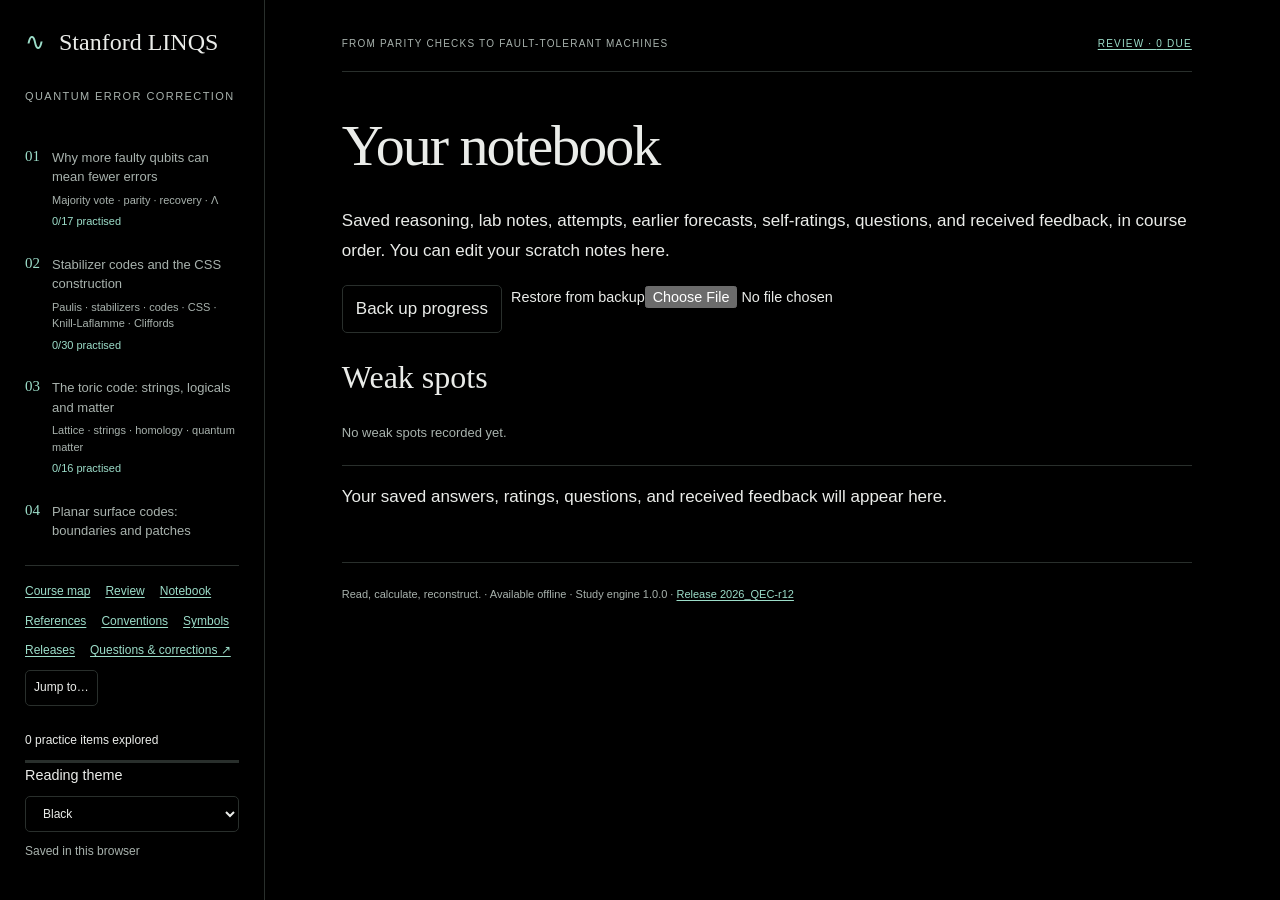
<file: 2026_QEC/notebook.html>
<!doctype html><html lang="en"><head><meta charset="utf-8"><script id="study-theme-init">(function(){var theme="black";try{var saved=JSON.parse(localStorage.getItem("study-release:quantum_error_correction"));if(["black","midnight","ivory","sage","plum"].indexOf(saved&&saved.prefs&&saved.prefs.theme)!==-1)theme=saved.prefs.theme;}catch(_){}document.documentElement.dataset.theme=theme;})();</script><link rel="icon" href="data:,"><meta name="viewport" content="width=device-width,initial-scale=1"><title>Notebook · Quantum error correction</title><meta name="description" content="Build an intuitive and quantitative grasp of quantum error correction: compute logical error rates, thresholds and Λ; construct stabilizer, surface and qLDPC codes and their logical gates; read how Google, IBM and the neutral-atom groups implement them; and connect codes to condensed matter, statistical mechanics and classical coding theory."><link rel="stylesheet" href="assets/katex/katex.min.css"><link rel="stylesheet" href="assets/study.css"><script id="study-page-data" type="application/json">{"comments":{},"commentLifecycle":{},"answers":{},"course":"quantum_error_correction","courseTitle":"Quantum error correction","module":null,"revision":"sha256:ac8e715741c7dec0","engineVersion":"1.0.0","dev":false,"release":{"label":"2026_QEC-r12","questionsUrl":"https://docs.google.com/document/d/1dp_MXEA5aFQJ1om-RrPk7rns6-5DhuFm/edit"},"itemIndex":{"m1-predict-crossing":{"type":"predict","module":"m1","subsection":"m1-majority","title":"Where do the distance curves meet?","responseType":"choice"},"m1-q-leading":{"type":"quiz","module":"m1","subsection":"m1-majority","title":"Evaluate the five-bit tail","responseType":"numeric"},"m1-q-above-threshold":{"type":"quiz","module":"m1","subsection":"m1-majority","title":"Above the majority threshold","responseType":"choice"},"m1-q-cloning":{"type":"quiz","module":"m1","subsection":"m1-obstacles","title":"The permitted copier","responseType":"choice"},"m1-q-syndrome":{"type":"quiz","module":"m1","subsection":"m1-bitflip","title":"Decode the sign pattern","responseType":"choice"},"m1-predict-single-qubit":{"type":"predict","module":"m1","subsection":"m1-bitflip","title":"What can one physical qubit reveal?","responseType":"choice"},"m1-q-commute":{"type":"quiz","module":"m1","subsection":"m1-bitflip","title":"Commute does not mean correct","responseType":"multi"},"m1-predict-rotation":{"type":"predict","module":"m1","subsection":"m1-discretize","title":"How often does a small rotation flag?","responseType":"numeric"},"m1-q-after-measurement":{"type":"quiz","module":"m1","subsection":"m1-discretize","title":"What remains after a clean outcome?","responseType":"choice"},"m1-q-lambda-extract":{"type":"quiz","module":"m1","subsection":"m1-lambda","title":"Extract a measured suppression ratio","responseType":"numeric"},"m1-predict-lambda":{"type":"predict","module":"m1","subsection":"m1-lambda","title":"Is Λ a property of qubits alone?","responseType":"choice"},"m1-q-events":{"type":"quiz","module":"m1","subsection":"m1-time","title":"Read a temporal pair","responseType":"choice"},"m1-reconstruction":{"type":"exercise","module":"m1","subsection":"m1-practice","title":"Rebuild the two mechanisms","responseType":"text"},"m1-transfer":{"type":"exercise","module":"m1","subsection":"m1-practice","title":"Rotate the code into the phase basis","responseType":"text"},"m1-calc-floor":{"type":"exercise","module":"m1","subsection":"m1-practice","title":"Where does a floor take over?","responseType":"text"},"m1-challenge-paper":{"type":"challenge","module":"m1","subsection":"m1-practice","title":"Reconstruct the experimental ladder","responseType":"text"},"m1-challenge-correlated":{"type":"challenge","module":"m1","subsection":"m1-practice","title":"Let faults arrive in neighboring pairs","responseType":"text"},"m2-predict-commute":{"type":"predict","module":"m2","subsection":"m2-pauli","title":"Count the overlapping sites","responseType":"choice"},"m2-q-symplectic":{"type":"quiz","module":"m2","subsection":"m2-pauli","title":"A binary product, not a real inner product","responseType":"numeric"},"m2-predict-halving":{"type":"predict","module":"m2","subsection":"m2-stabilizer","title":"Why exactly half?","responseType":"choice"},"m2-predict-dim":{"type":"predict","module":"m2","subsection":"m2-stabilizer","title":"Constraints versus stored qubits","responseType":"choice"},"m2-q-energy":{"type":"quiz","module":"m2","subsection":"m2-stabilizer","title":"The energy of one physical error","responseType":"numeric"},"m2-q-minus-i":{"type":"quiz","module":"m2","subsection":"m2-stabilizer","title":"Consistent commutation, inconsistent signs","responseType":"choice"},"m2-q-distance":{"type":"quiz","module":"m2","subsection":"m2-logicals","title":"A logical operator sets the distance","responseType":"numeric"},"m2-q-distance-basis":{"type":"quiz","module":"m2","subsection":"m2-logicals","title":"Distance cannot depend on logical naming","responseType":"choice"},"m2-predict-playground":{"type":"predict","module":"m2","subsection":"m2-logicals","title":"How many distinct single-error signals?","responseType":"choice"},"m2-q-degenerate":{"type":"quiz","module":"m2","subsection":"m2-examples","title":"Which pairs does the Shor lookup correct?","responseType":"multi"},"m2-predict-steane-k":{"type":"predict","module":"m2","subsection":"m2-examples","title":"Reuse the rows in both Pauli sectors","responseType":"choice"},"m2-q-perfect":{"type":"quiz","module":"m2","subsection":"m2-examples","title":"Perfect in which sense?","responseType":"choice"},"m2-q-shor-syndrome":{"type":"quiz","module":"m2","subsection":"m2-examples","title":"What does a perfect lookup do beyond its promise?","responseType":"choice"},"m2-q-bound-ladder":{"type":"quiz","module":"m2","subsection":"m2-examples","title":"A bound is not an existence theorem","responseType":"numeric"},"m2-predict-css-k":{"type":"predict","module":"m2","subsection":"m2-css","title":"Count ranks, not drawn check nodes","responseType":"numeric"},"m2-q-css-condition":{"type":"quiz","module":"m2","subsection":"m2-css","title":"The compatibility condition in physical language","responseType":"choice"},"m2-q-kl-degenerate":{"type":"quiz","module":"m2","subsection":"m2-knill-laflamme","title":"Is a nonzero off-diagonal error overlap fatal?","responseType":"choice"},"m2-predict-reduced":{"type":"predict","module":"m2","subsection":"m2-knill-laflamme","title":"What can a small region know?","responseType":"choice"},"m2-q-erasure":{"type":"quiz","module":"m2","subsection":"m2-knill-laflamme","title":"Spend distance on two kinds of uncertainty","responseType":"multi"},"m2-predict-cnot":{"type":"predict","module":"m2","subsection":"m2-clifford","title":"Where does a target phase flip go?","responseType":"choice"},"m2-q-transversal-h":{"type":"quiz","module":"m2","subsection":"m2-clifford","title":"A transversal gate can change the code","responseType":"choice"},"m2-q-deterministic":{"type":"quiz","module":"m2","subsection":"m2-clifford","title":"Which outcome is guaranteed?","responseType":"choice"},"m2-q-what-is-measured":{"type":"quiz","module":"m2","subsection":"m2-clifford","title":"Read a mixed observable backward","responseType":"choice"},"m2-reconstruction":{"type":"exercise","module":"m2","subsection":"m2-practice","title":"Rebuild the algebra from the checks","responseType":"text"},"m2-transfer":{"type":"exercise","module":"m2","subsection":"m2-practice","title":"Detection, erasure and post-selection in four qubits","responseType":"text"},"m2-transfer-measure":{"type":"exercise","module":"m2","subsection":"m2-practice","title":"Measurement does the work: enter a code and build a gate","responseType":"text"},"m2-calc-transversal-phase":{"type":"exercise","module":"m2","subsection":"m2-practice","title":"Transversal phase gates and a slightly wrong angle","responseType":"text"},"m2-calc-coherent":{"type":"exercise","module":"m2","subsection":"m2-practice","title":"Every qubit over-rotates","responseType":"text"},"m2-challenge-bias":{"type":"challenge","module":"m2","subsection":"m2-practice","title":"When the decoder should not trust minimum weight","responseType":"text"},"m2-challenge-fifteen":{"type":"challenge","module":"m2","subsection":"m2-practice","title":"The fifteen-qubit code on a four-cube","responseType":"text"},"m3-predict-k":{"type":"predict","module":"m3","subsection":"m3-toric","title":"Count information, not drawn checks","responseType":"choice"},"m3-q-overlap":{"type":"quiz","module":"m3","subsection":"m3-toric","title":"Keep the parallel edges","responseType":"choice"},"m3-q-closed-loop":{"type":"quiz","module":"m3","subsection":"m3-anyons","title":"Zero syndrome does not settle the question","responseType":"choice"},"m3-q-fermion":{"type":"quiz","module":"m3","subsection":"m3-anyons","title":"Rotate the composite","responseType":"choice"},"m3-q-class":{"type":"quiz","module":"m3","subsection":"m3-homology","title":"Read a class, not a shape","responseType":"choice"},"m3-predict-deform":{"type":"predict","module":"m3","subsection":"m3-homology","title":"Move two neighboring faces","responseType":"text"},"m3-predict-distance":{"type":"predict","module":"m3","subsection":"m3-homology","title":"Which length limits protection?","responseType":"choice"},"m3-predict-halfway":{"type":"predict","module":"m3","subsection":"m3-homology","title":"Past the halfway point","responseType":"choice"},"m3-predict-syndrome":{"type":"predict","module":"m3","subsection":"m3-homology","title":"Count ends before opening the lattice","responseType":"choice"},"m3-q-gap":{"type":"quiz","module":"m3","subsection":"m3-matter","title":"Does the gap do the decoder's work?","responseType":"choice"},"m3-reconstruction":{"type":"exercise","module":"m3","subsection":"m3-practice","title":"Rebuild the lattice argument","responseType":"text"},"m3-gauge-gauss-reconstruction":{"type":"exercise","module":"m3","subsection":"m3-practice","title":"Read charge through a boundary","responseType":"text"},"m3-reconstruct-loop-gas":{"type":"exercise","module":"m3","subsection":"m3-practice","title":"Put a phase on the loop sum","responseType":"text"},"m3-calc-splitting":{"type":"exercise","module":"m3","subsection":"m3-practice","title":"Count the virtual winding processes","responseType":"text"},"m3-proof-genus":{"type":"exercise","module":"m3","subsection":"m3-practice","title":"Join two tori and test their seam","responseType":"text"},"m3-challenge-paper":{"type":"challenge","module":"m3","subsection":"m3-practice","title":"Reconstruct the entropy subtraction","responseType":"text"},"m3-s35-check-retained":{"type":"exercise","module":"m14","subsection":"m3-boundaries","title":"Read the check that remains","responseType":"text"},"m3-predict-end":{"type":"predict","module":"m14","subsection":"m3-boundaries","title":"Does a smooth side erase a vertex defect?","responseType":"choice"},"m3-s35-lost-pair":{"type":"exercise","module":"m14","subsection":"m3-boundaries","title":"Follow the lost logical pair","responseType":"text"},"m3-s35-count-patch":{"type":"exercise","module":"m14","subsection":"m3-boundaries","title":"Separate information from hardware","responseType":"text"},"m3-s35-deform-end":{"type":"exercise","module":"m14","subsection":"m3-boundaries","title":"Move the endpoint with a check","responseType":"text"},"m3-s35-distance-bound":{"type":"exercise","module":"m14","subsection":"m3-boundaries","title":"Bound every logical Pauli","responseType":"text"},"m3-q-planar-k":{"type":"quiz","module":"m14","subsection":"m3-boundaries","title":"Remove the alternation","responseType":"choice"},"m3-q-rough-name":{"type":"quiz","module":"m14","subsection":"m3-boundaries","title":"What does the word rough fix?","responseType":"choice"},"m3-q-half-checks":{"type":"quiz","module":"m14","subsection":"m3-rotated","title":"Does a weight-two check spoil commutation?","responseType":"choice"},"m3-predict-rotated-n":{"type":"predict","module":"m14","subsection":"m3-rotated","title":"Allocate two memories or one","responseType":"numeric"},"m3-q-loop-count":{"type":"quiz","module":"m14","subsection":"m3-anatomy","title":"A single visible defect","responseType":"choice"},"m3-q-d3-check":{"type":"quiz","module":"m14","subsection":"m3-anatomy","title":"Use the half-check's degeneracy","responseType":"choice"},"m3-q-frame-sign":{"type":"quiz","module":"m14","subsection":"m3-anatomy","title":"Follow the recorded sign","responseType":"choice"},"m3-predict-absorb":{"type":"predict","module":"m14","subsection":"m3-anatomy","title":"Change the assignment, not the geometry","responseType":"choice"},"m3-q-total":{"type":"quiz","module":"m14","subsection":"m3-anatomy","title":"Count the required interactions","responseType":"numeric"},"m14-reconstruction":{"type":"exercise","module":"m14","subsection":"m14-practice","title":"Cut the torus in the opposite order","responseType":"text"},"m3-transfer-hadamard":{"type":"exercise","module":"m14","subsection":"m14-practice","title":"Transversal Hadamard turns the patch","responseType":"text"},"m3-calc-decode-d3":{"type":"exercise","module":"m14","subsection":"m14-practice","title":"Let two errors impersonate one","responseType":"text"},"m3-transfer-frame":{"type":"exercise","module":"m14","subsection":"m14-practice","title":"Read the logical value with its frame","responseType":"text"},"m3-transfer":{"type":"exercise","module":"m14","subsection":"m14-practice","title":"A rectangular rotated memory","responseType":"text"},"m3-challenge-boundary":{"type":"challenge","module":"m14","subsection":"m14-practice","title":"Remove the mixed-boundary assumption","responseType":"text"},"m3-challenge-dead-check":{"type":"challenge","module":"m14","subsection":"m14-practice","title":"Turn off one check","responseType":"text"},"m6-quiz-cleaning":{"type":"quiz","module":"m6","subsection":"m6-bpt","title":"Move the row","responseType":"choice"},"m6-ex-cleaning-certificate":{"type":"exercise","module":"m6","subsection":"m6-bpt","title":"Certify the region","responseType":"text"},"m6-quiz-union":{"type":"quiz","module":"m6","subsection":"m6-bpt","title":"Combine correctable regions","responseType":"choice"},"m6-quiz-corner-labels":{"type":"quiz","module":"m6","subsection":"m6-bpt","title":"Count corner labels","responseType":"numeric"},"m6-quiz-bpt-scope":{"type":"quiz","module":"m6","subsection":"m6-bpt","title":"Keep a positive rate","responseType":"choice"},"m6-predict-sparsity":{"type":"predict","module":"m6","subsection":"m6-bpt","title":"Few neighbors, nearby neighbors?","responseType":"text"},"m6-quiz-hamming-edge":{"type":"quiz","module":"m6","subsection":"m6-ldpc","title":"Count a check’s lines","responseType":"numeric"},"m6-quiz-graph-row":{"type":"quiz","module":"m6","subsection":"m6-ldpc","title":"Read a row from the graph","responseType":"choice"},"m6-quiz-sparse-weight":{"type":"quiz","module":"m6","subsection":"m6-ldpc","title":"Bound both counts","responseType":"choice"},"m6-quiz-design-rate":{"type":"quiz","module":"m6","subsection":"m6-ldpc","title":"Scale the same degrees","responseType":"numeric"},"m6-quiz-css-overlap":{"type":"quiz","module":"m6","subsection":"m6-ldpc","title":"Test the mixed overlap","responseType":"choice"},"m6-quiz-factor-rank":{"type":"quiz","module":"m6","subsection":"m6-hgp","title":"Count independent factor checks","responseType":"numeric"},"m6-predict-product-repair":{"type":"predict","module":"m6","subsection":"m6-hgp","title":"Leave out the check-check cells","responseType":"text"},"m6-quiz-product-size":{"type":"quiz","module":"m6","subsection":"m6-hgp","title":"Count both data blocks","responseType":"numeric"},"m6-ex-product-row":{"type":"exercise","module":"m6","subsection":"m6-hgp","title":"Rebuild the repaired rows","responseType":"text"},"m6-quiz-product-distance":{"type":"quiz","module":"m6","subsection":"m6-hgp","title":"Choose the overall distance","responseType":"choice"},"m6-ex-toric-map":{"type":"exercise","module":"m6","subsection":"m6-hgp","title":"Identify a star across the seam","responseType":"text"},"m6-quiz-transpose-count":{"type":"quiz","module":"m6","subsection":"m6-hgp","title":"Keep the dependent-row contribution","responseType":"numeric"},"m6-quiz-shift-wrap":{"type":"quiz","module":"m6","subsection":"m6-bb","title":"Follow the wrap","responseType":"numeric"},"m6-quiz-polynomial-cancel":{"type":"quiz","module":"m6","subsection":"m6-bb","title":"Cancel coincident hops","responseType":"choice"},"m6-quiz-bb-neighbors":{"type":"quiz","module":"m6","subsection":"m6-bb","title":"Count one check’s neighbors","responseType":"numeric"},"m6-quiz-bb-transpose":{"type":"quiz","module":"m6","subsection":"m6-bb","title":"Place the transpose","responseType":"choice"},"m6-ex-tiny-rank":{"type":"exercise","module":"m6","subsection":"m6-bb","title":"Recover the two free choices","responseType":"text"},"m6-quiz-tiny-k":{"type":"quiz","module":"m6","subsection":"m6-bb","title":"Count independent constraints","responseType":"numeric"},"m6-predict-bb":{"type":"predict","module":"m6","subsection":"m6-bb","title":"More sites and more logical qubits","responseType":"text"},"m6-ex-bb-observation":{"type":"exercise","module":"m6","subsection":"m6-bb","title":"Read the rank observations","responseType":"text"},"m6-quiz-rank-not-distance":{"type":"quiz","module":"m6","subsection":"m6-bb","title":"Separate rank from distance","responseType":"choice"},"m6-quiz-logical-patches":{"type":"quiz","module":"m6","subsection":"m6-bb","title":"Shared sites and separate logical qubits","responseType":"choice"},"m6-quiz-degree-hardware":{"type":"quiz","module":"m6","subsection":"m6-hardware","title":"Count the full neighborhood","responseType":"numeric"},"m6-quiz-thickness":{"type":"quiz","module":"m6","subsection":"m6-hardware","title":"Interpret the planar partition","responseType":"choice"},"m6-quiz-kunlun-inventory":{"type":"quiz","module":"m6","subsection":"m6-hardware","title":"Count device qubits per logical","responseType":"numeric"},"m6-ex-hardware-evidence":{"type":"exercise","module":"m6","subsection":"m6-hardware","title":"Match a claim to its evidence","responseType":"text"},"m6-quiz-matched-count":{"type":"quiz","module":"m6","subsection":"m6-hardware","title":"Count the matched patch block","responseType":"numeric"},"m6-predict-map":{"type":"predict","module":"m6","subsection":"m6-hardware","title":"What changes when the lines move","responseType":"text"},"m6-ex-map-observation":{"type":"exercise","module":"m6","subsection":"m6-hardware","title":"Identify the displayed edge set","responseType":"text"},"m6-quiz-relative-distance":{"type":"quiz","module":"m6","subsection":"m6-good-codes","title":"Normalize the distance","responseType":"numeric"},"m6-quiz-good-family":{"type":"quiz","module":"m6","subsection":"m6-good-codes","title":"Two points or a family","responseType":"choice"},"m6-quiz-lift-degree":{"type":"quiz","module":"m6","subsection":"m6-good-codes","title":"Follow a permuted edge","responseType":"choice"},"m6-ex-tanner-distinction":{"type":"exercise","module":"m6","subsection":"m6-good-codes","title":"Representation or construction","responseType":"text"},"m6-quiz-frontier-premise":{"type":"quiz","module":"m6","subsection":"m6-good-codes","title":"Identify the premise that changes","responseType":"choice"},"m6-ex-reconstruct":{"type":"exercise","module":"m6","subsection":"m6-practice","title":"Rebuild cleaning and the planar bound","responseType":"text"},"m6-ex-calculate":{"type":"exercise","module":"m6","subsection":"m6-practice","title":"Count the tiny BB code by hand","responseType":"text"},"m6-ex-proof":{"type":"exercise","module":"m6","subsection":"m6-practice","title":"Prove the product’s parameters","responseType":"text"},"m6-ex-explain":{"type":"exercise","module":"m6","subsection":"m6-practice","title":"State what each calculation establishes","responseType":"text"},"m6-ex-transfer":{"type":"exercise","module":"m6","subsection":"m6-practice","title":"Transfer the locality argument","responseType":"text"},"m6-challenge-paper":{"type":"challenge","module":"m6","subsection":"m6-practice","title":"Read a logical pair from the paper","responseType":"text"},"m6-challenge-design":{"type":"challenge","module":"m6","subsection":"m6-practice","title":"Design a matched-distance resource table","responseType":"text"},"m6-challenge-break":{"type":"challenge","module":"m6","subsection":"m6-practice","title":"Break the six-neighbor claim","responseType":"text"},"m7-quiz-degeneracy":{"type":"quiz","module":"m7","subsection":"m7-hamiltonians","title":"Check the claim","responseType":"choice"},"m7-quiz-entropy-sign":{"type":"quiz","module":"m7","subsection":"m7-hamiltonians","title":"Check the claim","responseType":"choice"},"m7-quiz-fusion":{"type":"quiz","module":"m7","subsection":"m7-hamiltonians","title":"Check the claim","responseType":"choice"},"m7-quiz-gap-distance":{"type":"quiz","module":"m7","subsection":"m7-barriers","title":"Check the claim","responseType":"choice"},"m7-predict-energy":{"type":"predict","module":"m7","subsection":"m7-barriers","title":"Which route has the smaller peak?","responseType":"text"},"m7-quiz-thermal":{"type":"quiz","module":"m7","subsection":"m7-barriers","title":"Check the claim","responseType":"choice"},"m7-quiz-nogo":{"type":"quiz","module":"m7","subsection":"m7-barriers","title":"Check the claim","responseType":"choice"},"m7-quiz-four-d":{"type":"quiz","module":"m7","subsection":"m7-barriers","title":"Check the claim","responseType":"choice"},"m7-quiz-fractal":{"type":"quiz","module":"m7","subsection":"m7-barriers","title":"Check the claim","responseType":"choice"},"m7-quiz-reduced-weight":{"type":"quiz","module":"m7","subsection":"m7-single-shot","title":"Check the claim","responseType":"choice"},"m7-quiz-metacheck":{"type":"quiz","module":"m7","subsection":"m7-single-shot","title":"Check the claim","responseType":"choice"},"m7-quiz-single-shot":{"type":"quiz","module":"m7","subsection":"m7-single-shot","title":"Check the claim","responseType":"choice"},"m7-quiz-both-sectors":{"type":"quiz","module":"m7","subsection":"m7-single-shot","title":"Check the claim","responseType":"choice"},"m7-quiz-goodness":{"type":"quiz","module":"m7","subsection":"m7-good-codes","title":"Check the claim","responseType":"choice"},"m7-quiz-free-energy":{"type":"quiz","module":"m7","subsection":"m7-good-codes","title":"Check the claim","responseType":"choice"},"m7-quiz-glass":{"type":"quiz","module":"m7","subsection":"m7-good-codes","title":"Check the claim","responseType":"choice"},"m7-quiz-scope":{"type":"quiz","module":"m7","subsection":"m7-good-codes","title":"Check the claim","responseType":"choice"},"m7-quiz-kw-sector":{"type":"quiz","module":"m7","subsection":"m7-gauging","title":"Check the claim","responseType":"choice"},"m7-quiz-bond":{"type":"quiz","module":"m7","subsection":"m7-gauging","title":"Check the claim","responseType":"choice"},"m7-quiz-gauss":{"type":"quiz","module":"m7","subsection":"m7-gauging","title":"Check the claim","responseType":"choice"},"m7-quiz-flux":{"type":"quiz","module":"m7","subsection":"m7-gauging","title":"Check the claim","responseType":"choice"},"m7-quiz-outcome-parity":{"type":"quiz","module":"m7","subsection":"m7-gauging","title":"Check the claim","responseType":"choice"},"m7-quiz-gauging-state":{"type":"quiz","module":"m7","subsection":"m7-gauging","title":"Check the claim","responseType":"choice"},"m7-predict-gauging":{"type":"predict","module":"m7","subsection":"m7-gauging","title":"What will the matter record leave behind?","responseType":"text"},"m7-quiz-product-sites":{"type":"quiz","module":"m7","subsection":"m7-products","title":"Check the claim","responseType":"choice"},"m7-quiz-product-star":{"type":"quiz","module":"m7","subsection":"m7-products","title":"Check the claim","responseType":"choice"},"m7-quiz-product-flux":{"type":"quiz","module":"m7","subsection":"m7-products","title":"Check the claim","responseType":"choice"},"m7-quiz-product-energy":{"type":"quiz","module":"m7","subsection":"m7-products","title":"Check the claim","responseType":"choice"},"m7-quiz-honeycomb":{"type":"quiz","module":"m7","subsection":"m7-dynamics","title":"Check the claim","responseType":"choice"},"m7-quiz-floquet-label":{"type":"quiz","module":"m7","subsection":"m7-dynamics","title":"Check the claim","responseType":"choice"},"m7-quiz-record":{"type":"quiz","module":"m7","subsection":"m7-dynamics","title":"Check the claim","responseType":"choice"},"m7-quiz-monitoring":{"type":"quiz","module":"m7","subsection":"m7-dynamics","title":"Check the claim","responseType":"choice"},"m7-quiz-dynamics-scope":{"type":"quiz","module":"m7","subsection":"m7-dynamics","title":"Check the claim","responseType":"choice"},"m7-quiz-nlts":{"type":"quiz","module":"m7","subsection":"m7-complexity","title":"Check the claim","responseType":"choice"},"m7-quiz-complexity-scope":{"type":"quiz","module":"m7","subsection":"m7-complexity","title":"Check the claim","responseType":"choice"},"m7-reconstruction":{"type":"exercise","module":"m7","subsection":"m7-practice","title":"Rebuild the BB energy calculation","responseType":"text"},"m7-transfer":{"type":"exercise","module":"m7","subsection":"m7-practice","title":"Transfer the energy question to the product","responseType":"text"},"m7-calculation":{"type":"exercise","module":"m7","subsection":"m7-practice","title":"Prove the cube route peak is optimal","responseType":"text"},"m7-explanation":{"type":"exercise","module":"m7","subsection":"m7-practice","title":"Explain three different kinds of protection","responseType":"text"},"m7-proof":{"type":"exercise","module":"m7","subsection":"m7-practice","title":"Turn the cleaning picture into local indistinguishability","responseType":"text"},"m7-paper-figure":{"type":"challenge","module":"m7","subsection":"m7-practice","title":"Read a theorem label on a phase sketch","responseType":"text"},"m7-design":{"type":"challenge","module":"m7","subsection":"m7-practice","title":"Finish a different gauging outcome","responseType":"text"},"m7-break-model":{"type":"challenge","module":"m7","subsection":"m7-practice","title":"Break the monitoring analogy","responseType":"text"},"m4-predict-cz-basis":{"type":"predict","module":"m4","subsection":"m4-circuit","title":"What does the CZ circuit reveal?","responseType":"choice"},"m4-q-data-basis":{"type":"quiz","module":"m4","subsection":"m4-circuit","title":"Repair the data basis","responseType":"choice"},"m4-q-hook-absorption":{"type":"quiz","module":"m4","subsection":"m4-hooks","title":"Does a neighboring check absorb the hook?","responseType":"choice"},"m4-predict-hook":{"type":"predict","module":"m4","subsection":"m4-hooks","title":"Which gates remain?","responseType":"choice"},"m4-q-first-round":{"type":"quiz","module":"m4","subsection":"m4-detectors","title":"Is the first sign an error?","responseType":"choice"},"m4-q-y":{"type":"quiz","module":"m4","subsection":"m4-detectors","title":"How many checks change?","responseType":"numeric"},"m4-predict-final-detector":{"type":"predict","module":"m4","subsection":"m4-detectors","title":"Does the final readout add an event?","responseType":"choice"},"m4-q-noise":{"type":"quiz","module":"m4","subsection":"m4-noise","title":"Does the same p mean the same hardware?","responseType":"choice"},"m4-q-reset":{"type":"quiz","module":"m4","subsection":"m4-leakage","title":"Why not reset all the data?","responseType":"choice"},"m4-predict-leakage":{"type":"predict","module":"m4","subsection":"m4-leakage","title":"Is the average enough?","responseType":"choice"},"m4-predict-cz-return":{"type":"predict","module":"m4","subsection":"m4-hardware","title":"A second return","responseType":"choice"},"m4-q-latency":{"type":"quiz","module":"m4","subsection":"m4-hardware","title":"Fast rounds, delayed answer","responseType":"choice"},"m4-q-contrast":{"type":"quiz","module":"m4","subsection":"m4-experiments","title":"Interpret vanishing contrast","responseType":"choice"},"m4-q-comparison":{"type":"quiz","module":"m4","subsection":"m4-experiments","title":"Compare protected information","responseType":"choice"},"m4-q-budget":{"type":"quiz","module":"m4","subsection":"m4-experiments","title":"Predict the budget change","responseType":"numeric"},"m4-reconstruction":{"type":"exercise","module":"m4","subsection":"m4-practice","title":"Follow a fault from the circuit to the record","responseType":"text"},"m4-transfer":{"type":"exercise","module":"m4","subsection":"m4-practice","title":"Transfer to the four-data-qubit code","responseType":"text"},"m4-calc-decay":{"type":"exercise","module":"m4","subsection":"m4-practice","title":"Recover the round rate from two durations","responseType":"text"},"m4-calc-cz":{"type":"exercise","module":"m4","subsection":"m4-practice","title":"Return with the right phase","responseType":"text"},"m4-challenge-paper":{"type":"challenge","module":"m4","subsection":"m4-practice","title":"Read the two experimental axes","responseType":"text"},"m4-challenge-break-model":{"type":"challenge","module":"m4","subsection":"m4-practice","title":"Break two incomplete optimization targets","responseType":"text"},"m5-predict-half-loop":{"type":"predict","module":"m5","subsection":"m5-chains","title":"How many faults must the loop contain?","responseType":"choice"},"m5-q-bound":{"type":"quiz","module":"m5","subsection":"m5-chains","title":"What has the bound established?","responseType":"choice"},"m5-q-free-energy":{"type":"quiz","module":"m5","subsection":"m5-rbim","title":"What does the optimal decision compare?","responseType":"choice"},"m5-predict-measurement-dimension":{"type":"predict","module":"m5","subsection":"m5-rbim","title":"What changes when check reports can be wrong?","responseType":"choice"},"m5-predict-erasure-loop":{"type":"predict","module":"m5","subsection":"m5-percolation","title":"Does every erased cycle lose a logical qubit?","responseType":"choice"},"m5-predict-erasure-crossing":{"type":"predict","module":"m5","subsection":"m5-percolation","title":"What should finite sizes show?","responseType":"choice"},"m5-q-erasure-event":{"type":"quiz","module":"m5","subsection":"m5-percolation","title":"What does uncorrectable mean here?","responseType":"choice"},"m5-q-edge-weight":{"type":"quiz","module":"m5","subsection":"m5-matching","title":"Compute an edge cost","responseType":"numeric"},"m5-q-matching-target":{"type":"quiz","module":"m5","subsection":"m5-matching","title":"What is optimized?","responseType":"choice"},"m5-predict-class":{"type":"predict","module":"m5","subsection":"m5-ml","title":"Can equal shortest paths lead to unequal classes?","responseType":"choice"},"m5-q-browne-shot":{"type":"quiz","module":"m5","subsection":"m5-ml","title":"Did optimal inference promise this shot would succeed?","responseType":"choice"},"m5-predict-correlation":{"type":"predict","module":"m5","subsection":"m5-learned","title":"Use the correlation","responseType":"numeric"},"m5-q-training":{"type":"quiz","module":"m5","subsection":"m5-learned","title":"What would demonstrate learning rather than memorization?","responseType":"choice"},"m5-q-throughput":{"type":"quiz","module":"m5","subsection":"m5-realtime","title":"Must every answer arrive within one cycle?","responseType":"choice"},"m5-q-backlog":{"type":"quiz","module":"m5","subsection":"m5-realtime","title":"Which growth law belongs to which question?","responseType":"choice"},"m5-predict-halving":{"type":"predict","module":"m5","subsection":"m5-overhead","title":"Halve the physical-noise parameter","responseType":"numeric"},"m5-q-threshold-inference":{"type":"quiz","module":"m5","subsection":"m5-overhead","title":"Does Λ determine a universal gate threshold?","responseType":"choice"},"m5-reconstruction":{"type":"exercise","module":"m5","subsection":"m5-practice","title":"Rebuild the route from loops to classes","responseType":"text"},"m5-transfer-erasure":{"type":"exercise","module":"m5","subsection":"m5-practice","title":"Transfer the criterion to erased geometry","responseType":"text"},"m5-calc-classes":{"type":"exercise","module":"m5","subsection":"m5-practice","title":"Calculate the two class risks","responseType":"text"},"m5-transfer-greedy":{"type":"exercise","module":"m5","subsection":"m5-practice","title":"Transfer the greedy failure to a torus","responseType":"text"},"m5-calc-concatenation":{"type":"exercise","module":"m5","subsection":"m5-practice","title":"Concatenate an ideal five-qubit block","responseType":"text"},"m5-proof-shor-family":{"type":"exercise","module":"m5","subsection":"m5-practice","title":"A growing-distance family with no positive threshold","responseType":"text"},"m5-challenge-paper":{"type":"challenge","module":"m5","subsection":"m5-practice","title":"Read a suppression ladder and forecast its cost","responseType":"text"},"m5-challenge-floor":{"type":"challenge","module":"m5","subsection":"m5-practice","title":"Break the distance-only design","responseType":"text"}},"targets":{"m1-hook":{"type":"hook","module":"m1","title":"Hook","revision":"sha256:258d3da0b37e42c2"},"m1-majority":{"type":"subsection","module":"m1","title":"1.1 · Majority vote and the first threshold","revision":"sha256:258d3da0b37e42c2","number":"1.1"},"eq-m1-rep-encoding":{"type":"equation","module":"m1","title":"Eq. (1.1) · 1.1 · Majority vote and the first threshold","revision":"sha256:258d3da0b37e42c2"},"eq-m1-rep-logical":{"type":"equation","module":"m1","title":"Eq. (1.2) · 1.1 · Majority vote and the first threshold","revision":"sha256:258d3da0b37e42c2"},"m1-rep-logical-derivation":{"type":"derivation","module":"m1","title":"Count the patterns that defeat a majority","revision":"sha256:258d3da0b37e42c2"},"eq-m1-rep-leading":{"type":"equation","module":"m1","title":"Eq. (1.3) · 1.1 · Majority vote and the first threshold","revision":"sha256:258d3da0b37e42c2"},"m1-rep-leading-derivation":{"type":"derivation","module":"m1","title":"Keep the lowest power of the flip probability","revision":"sha256:258d3da0b37e42c2"},"m1-predict-crossing":{"type":"predict","module":"m1","title":"Where do the distance curves meet?","revision":"sha256:258d3da0b37e42c2"},"eq-m1-rep-crossing":{"type":"equation","module":"m1","title":"Eq. (1.4) · 1.1 · Majority vote and the first threshold","revision":"sha256:258d3da0b37e42c2"},"m1-rep-crossing-derivation":{"type":"derivation","module":"m1","title":"Complement patterns, then compare successive distances","revision":"sha256:258d3da0b37e42c2"},"m1-majority-crossing-figure":{"type":"figure","module":"m1","title":"Logarithmic physical and logical error axes show four repetition-code curves for distances 1, 3, 5, and 7. Longer codes have steeper small-error slopes and lower logical error below the common crossing at p = p_L = 1/2; above it, longer codes have higher logical error.","revision":"sha256:258d3da0b37e42c2"},"m1-q-leading":{"type":"quiz","module":"m1","title":"Evaluate the five-bit tail","revision":"sha256:258d3da0b37e42c2"},"m1-majority-example":{"type":"worked-example","module":"m1","title":"One percent physical errors","revision":"sha256:258d3da0b37e42c2"},"m1-q-above-threshold":{"type":"quiz","module":"m1","title":"Above the majority threshold","revision":"sha256:258d3da0b37e42c2"},"m1-fec-tangent":{"type":"callout","module":"m1","title":"Tangent: the classical FEC connection","revision":"sha256:258d3da0b37e42c2"},"m1-vonneumann-story":{"type":"story","module":"m1","title":"Reliable organisms from unreliable components","revision":"sha256:258d3da0b37e42c2"},"m1-obstacles":{"type":"subsection","module":"m1","title":"1.2 · Why the quantum case looks impossible","revision":"sha256:258d3da0b37e42c2","number":"1.2"},"m1-three-obstacles-figure":{"type":"figure","module":"m1","title":"Three schematic panels contrast a short rotation arc with a full bit flip, cross out a copier that would duplicate an arbitrary unknown qubit, and show a Z measurement selecting either basis state from a superposition.","revision":"sha256:258d3da0b37e42c2"},"m1-worked-example-a-basis-state-copier-3":{"type":"worked-example","module":"m1","title":"A basis-state copier","revision":"sha256:258d3da0b37e42c2"},"eq-m1-no-cloning":{"type":"equation","module":"m1","title":"Eq. (1.5) · 1.2 · Why the quantum case looks impossible","revision":"sha256:258d3da0b37e42c2"},"m1-no-cloning-derivation":{"type":"derivation","module":"m1","title":"A copier cannot preserve arbitrary inner products","revision":"sha256:258d3da0b37e42c2"},"eq-m1-rotation":{"type":"equation","module":"m1","title":"Eq. (1.6) · 1.2 · Why the quantum case looks impossible","revision":"sha256:258d3da0b37e42c2"},"eq-m1-rotation-expanded":{"type":"equation","module":"m1","title":"Eq. (1.7) · 1.2 · Why the quantum case looks impossible","revision":"sha256:258d3da0b37e42c2"},"m1-rotation-derivation":{"type":"derivation","module":"m1","title":"Separate even and odd powers of the Pauli","revision":"sha256:258d3da0b37e42c2"},"m1-q-cloning":{"type":"quiz","module":"m1","title":"The permitted copier","revision":"sha256:258d3da0b37e42c2"},"m1-bitflip":{"type":"subsection","module":"m1","title":"1.3 · Parity, not value: the three-qubit bit-flip code","revision":"sha256:258d3da0b37e42c2","number":"1.3"},"eq-m1-code-states":{"type":"equation","module":"m1","title":"Eq. (1.8) · 1.3 · Parity, not value: the three-qubit bit-flip code","revision":"sha256:258d3da0b37e42c2"},"m1-bitflip-circuit-figure":{"type":"figure","module":"m1","title":"Two CNOTs encode one input qubit into three data qubits. After an error slot, data-controlled CNOTs write two parities onto separate ancillas for Z measurement. The adjacent table maps I, X₁, X₂, and X₃ to syndromes 00, 10, 11, and 01.","revision":"sha256:258d3da0b37e42c2"},"eq-m1-stabilizers":{"type":"equation","module":"m1","title":"Eq. (1.9) · 1.3 · Parity, not value: the three-qubit bit-flip code","revision":"sha256:258d3da0b37e42c2"},"eq-m1-stabilizer-action":{"type":"equation","module":"m1","title":"Eq. (1.10) · 1.3 · Parity, not value: the three-qubit bit-flip code","revision":"sha256:258d3da0b37e42c2"},"m1-stabilizer-action-derivation":{"type":"derivation","module":"m1","title":"Compute the anticommutation signs","revision":"sha256:258d3da0b37e42c2"},"m1-syndrome-example":{"type":"worked-example","module":"m1","title":"Follow a complex amplitude through correction","revision":"sha256:258d3da0b37e42c2"},"m1-q-syndrome":{"type":"quiz","module":"m1","title":"Decode the sign pattern","revision":"sha256:258d3da0b37e42c2"},"m1-predict-single-qubit":{"type":"predict","module":"m1","title":"What can one physical qubit reveal?","revision":"sha256:258d3da0b37e42c2"},"eq-m1-reduced-state":{"type":"equation","module":"m1","title":"Eq. (1.11) · 1.3 · Parity, not value: the three-qubit bit-flip code","revision":"sha256:258d3da0b37e42c2"},"m1-reduced-state-derivation":{"type":"derivation","module":"m1","title":"Carry out the partial trace","revision":"sha256:258d3da0b37e42c2"},"eq-m1-logical-ops":{"type":"equation","module":"m1","title":"Eq. (1.12) · 1.3 · Parity, not value: the three-qubit bit-flip code","revision":"sha256:258d3da0b37e42c2"},"eq-m1-commute":{"type":"equation","module":"m1","title":"Eq. (1.13) · 1.3 · Parity, not value: the three-qubit bit-flip code","revision":"sha256:258d3da0b37e42c2"},"m1-commute-derivation":{"type":"derivation","module":"m1","title":"Even sign changes and logical information","revision":"sha256:258d3da0b37e42c2"},"m1-q-commute":{"type":"quiz","module":"m1","title":"Commute does not mean correct","revision":"sha256:258d3da0b37e42c2"},"m1-discretize":{"type":"subsection","module":"m1","title":"1.4 · Discretization: how measurement turns a continuum into a coin flip","revision":"sha256:258d3da0b37e42c2","number":"1.4"},"eq-m1-rotated-state":{"type":"equation","module":"m1","title":"Eq. (1.14) · 1.4 · Discretization: how measurement turns a continuum into a coin flip","revision":"sha256:258d3da0b37e42c2"},"m1-rotated-state-derivation":{"type":"derivation","module":"m1","title":"Apply the rotation to the encoded amplitudes","revision":"sha256:258d3da0b37e42c2"},"m1-worked-example-write-the-two-measurement-records-6":{"type":"worked-example","module":"m1","title":"Write the two measurement records","revision":"sha256:258d3da0b37e42c2"},"eq-m1-branches":{"type":"equation","module":"m1","title":"Eq. (1.15) · 1.4 · Discretization: how measurement turns a continuum into a coin flip","revision":"sha256:258d3da0b37e42c2"},"m1-branches-derivation":{"type":"derivation","module":"m1","title":"Project, apply the Born rule, normalize, and correct","revision":"sha256:258d3da0b37e42c2"},"m1-discretization-branches-figure":{"type":"figure","module":"m1","title":"As rotation angle runs from zero to π, cosine falls and sine rises; dotted and patterned squared curves show the corresponding probabilities. At 0.2 rad, the two syndrome branches have probabilities about 0.990033289 and 0.009966711, and either keeping the clean state or applying X₂ to the flagged state restores fidelity one.","revision":"sha256:258d3da0b37e42c2"},"eq-m1-uncorrected":{"type":"equation","module":"m1","title":"Eq. (1.16) · 1.4 · Discretization: how measurement turns a continuum into a coin flip","revision":"sha256:258d3da0b37e42c2"},"m1-uncorrected-derivation":{"type":"derivation","module":"m1","title":"Compute the unprotected overlap","revision":"sha256:258d3da0b37e42c2"},"m1-predict-rotation":{"type":"predict","module":"m1","title":"How often does a small rotation flag?","revision":"sha256:258d3da0b37e42c2"},"m1-discretization-lab":{"type":"lab","module":"m1","title":"A continuous rotation, two discrete syndromes","revision":"sha256:258d3da0b37e42c2"},"m1-q-after-measurement":{"type":"quiz","module":"m1","title":"What remains after a clean outcome?","revision":"sha256:258d3da0b37e42c2"},"m1-general-errors-tangent":{"type":"callout","module":"m1","title":"Tangent: extending the argument to general errors","revision":"sha256:258d3da0b37e42c2"},"eq-m1-pauli-basis":{"type":"equation","module":"m1","title":"Eq. (1.17) · 1.4 · Discretization: how measurement turns a continuum into a coin flip","revision":"sha256:258d3da0b37e42c2"},"m1-pauli-basis-derivation":{"type":"derivation","module":"m1","title":"Expand an arbitrary complex matrix","revision":"sha256:258d3da0b37e42c2"},"m1-lambda":{"type":"subsection","module":"m1","title":"1.5 · Scaling, Λ, and what Google measured","revision":"sha256:258d3da0b37e42c2","number":"1.5"},"eq-m1-scaling":{"type":"equation","module":"m1","title":"Eq. (1.18) · 1.5 · Scaling, Λ, and what Google measured","revision":"sha256:258d3da0b37e42c2"},"m1-q-lambda-extract":{"type":"quiz","module":"m1","title":"Extract a measured suppression ratio","revision":"sha256:258d3da0b37e42c2"},"eq-m1-lambda-repetition":{"type":"equation","module":"m1","title":"Eq. (1.19) · 1.5 · Scaling, Λ, and what Google measured","revision":"sha256:258d3da0b37e42c2"},"m1-lambda-repetition-derivation":{"type":"derivation","module":"m1","title":"Separate the small-error and large-distance limits","revision":"sha256:258d3da0b37e42c2"},"m1-lambda-example":{"type":"worked-example","module":"m1","title":"Compare two distance steps","revision":"sha256:258d3da0b37e42c2"},"eq-m1-floor":{"type":"equation","module":"m1","title":"Eq. (1.20) · 1.5 · Scaling, Λ, and what Google measured","revision":"sha256:258d3da0b37e42c2"},"m1-floor-derivation":{"type":"derivation","module":"m1","title":"Complement the independent no-failure events","revision":"sha256:258d3da0b37e42c2"},"m1-lambda-ladder-figure":{"type":"figure","module":"m1","title":"Logical error on a base-10 logarithmic axis decreases at successive odd distances from 1 through 15 for physical error probabilities 0.01, 0.05, and 0.2. The 0.01 curve falls fastest, but adding a distance-independent floor makes it level near 10⁻⁶. The distance-3 to distance-5 reduction is about 30.252.","revision":"sha256:258d3da0b37e42c2"},"m1-predict-lambda":{"type":"predict","module":"m1","title":"Is Λ a property of qubits alone?","revision":"sha256:258d3da0b37e42c2"},"m1-repetition-lab":{"type":"lab","module":"m1","title":"More faulty bits, fewer logical failures","revision":"sha256:258d3da0b37e42c2"},"m1-time":{"type":"subsection","module":"m1","title":"1.6 · When the measurement itself is wrong","revision":"sha256:258d3da0b37e42c2","number":"1.6"},"eq-m1-single-round":{"type":"equation","module":"m1","title":"Eq. (1.21) · 1.6 · When the measurement itself is wrong","revision":"sha256:258d3da0b37e42c2"},"m1-single-round-derivation":{"type":"derivation","module":"m1","title":"Enumerate the four possible false records","revision":"sha256:258d3da0b37e42c2"},"eq-m1-detection":{"type":"equation","module":"m1","title":"Eq. (1.22) · 1.6 · When the measurement itself is wrong","revision":"sha256:258d3da0b37e42c2"},"m1-spacetime-events-figure":{"type":"figure","module":"m1","title":"A grid of four stabilizers over six rounds has time increasing downward. A boundary data flip gives one event at stabilizer 1 in round 2, an interior data flip gives a horizontal pair at stabilizers 2 and 3 in round 3, and a bad measurement report gives a vertical pair at stabilizer 1 in rounds 5 and 6. Dashed horizontal links represent data flips; the dotted vertical link represents the bad report.","revision":"sha256:258d3da0b37e42c2"},"m1-q-events":{"type":"quiz","module":"m1","title":"Read a temporal pair","revision":"sha256:258d3da0b37e42c2"},"m1-threshold-tangent":{"type":"callout","module":"m1","title":"Tangent: thresholds from statistical mechanics","revision":"sha256:258d3da0b37e42c2"},"m1-erasure-tangent":{"type":"callout","module":"m1","title":"Tangent: knowing the location changes the problem","revision":"sha256:258d3da0b37e42c2"},"m1-cliffhanger":{"type":"callout","module":"m1","title":"What the next decoder must decide","revision":"sha256:258d3da0b37e42c2"},"m1-practice":{"type":"subsection","module":"m1","title":"1.7 · Reconstruct and transfer","revision":"sha256:258d3da0b37e42c2","number":"1.7"},"m1-reconstruction":{"type":"exercise","module":"m1","title":"Rebuild the two mechanisms","revision":"sha256:258d3da0b37e42c2"},"m1-transfer":{"type":"exercise","module":"m1","title":"Rotate the code into the phase basis","revision":"sha256:258d3da0b37e42c2"},"m1-calc-floor":{"type":"exercise","module":"m1","title":"Where does a floor take over?","revision":"sha256:258d3da0b37e42c2"},"m1-challenge-paper":{"type":"challenge","module":"m1","title":"Reconstruct the experimental ladder","revision":"sha256:258d3da0b37e42c2"},"m1-challenge-correlated":{"type":"challenge","module":"m1","title":"Let faults arrive in neighboring pairs","revision":"sha256:258d3da0b37e42c2"},"m1":{"type":"module","module":"m1","title":"Why more faulty qubits can mean fewer errors","revision":"sha256:258d3da0b37e42c2"},"m2-hook":{"type":"hook","module":"m2","title":"Hook","revision":"sha256:a5e6d29e860117a7"},"m2-pauli":{"type":"subsection","module":"m2","title":"2.1 · The Pauli group and commutation by overlap parity","revision":"sha256:a5e6d29e860117a7","number":"2.1"},"eq-m2-pauli-group":{"type":"equation","module":"m2","title":"Eq. (2.1) · 2.1 · The Pauli group and commutation by overlap parity","revision":"sha256:a5e6d29e860117a7"},"eq-m2-symplectic":{"type":"equation","module":"m2","title":"Eq. (2.2) · 2.1 · The Pauli group and commutation by overlap parity","revision":"sha256:a5e6d29e860117a7"},"m2-predict-commute":{"type":"predict","module":"m2","title":"Count the overlapping sites","revision":"sha256:a5e6d29e860117a7"},"m2-pauli-symplectic-figure":{"type":"figure","module":"m2","title":"Four columns compare XYZY with ZXYY. Neutral boxes mark anticommuting sites 1, 2, and 3; Y versus Y at site 4 commutes. P encodes as 1101|0111 and Q as 0111|1011. Dot products two and three give odd parity and PQ equals minus QP.","revision":"sha256:a5e6d29e860117a7"},"eq-m2-commutation":{"type":"equation","module":"m2","title":"Eq. (2.3) · 2.1 · The Pauli group and commutation by overlap parity","revision":"sha256:a5e6d29e860117a7"},"m2-commutation-derivation":{"type":"derivation","module":"m2","title":"Multiply the single-site signs","revision":"sha256:a5e6d29e860117a7"},"m2-pauli-example":{"type":"worked-example","module":"m2","title":"Rebuild the first syndrome table","revision":"sha256:a5e6d29e860117a7"},"m2-q-symplectic":{"type":"quiz","module":"m2","title":"A binary product, not a real inner product","revision":"sha256:a5e6d29e860117a7"},"m2-stabilizer":{"type":"subsection","module":"m2","title":"2.2 · Stabilizer groups, the code space and the counting of logical qubits","revision":"sha256:a5e6d29e860117a7","number":"2.2"},"m2-stabilizer-splitting-figure":{"type":"figure","module":"m2","title":"A tree for the bit-flip code. The top box holds all 8 basis states, dimension 8. The dashed check Z1Z2 asks whether qubits 1 and 2 are equal and splits them into the +1 half 000, 001, 110, 111 with s1 = 0 and the −1 half 010, 011, 100, 101 with s1 = 1, each of dimension 4. The dashed check Z2Z3 splits each half again into four sectors of dimension 2. Sector 00 holds 000 and 111, is tagged no flip and is the highlighted code space, one logical qubit. Sector 01 holds 001 and 110 and is tagged after X3. Sector 10 holds 011 and 100 and is tagged after X1. Sector 11 holds 010 and 101 and is tagged after X2. Notes below read each check keeps half, 8 to 4 to 2, and X1 sends the code space to sector 10, X2 to 11, X3 to 01.","revision":"sha256:a5e6d29e860117a7"},"m2-predict-halving":{"type":"predict","module":"m2","title":"Why exactly half?","revision":"sha256:a5e6d29e860117a7"},"eq-m2-stabilizer-group":{"type":"equation","module":"m2","title":"Eq. (2.4) · 2.2 · Stabilizer groups, the code space and the counting of logical qubits","revision":"sha256:a5e6d29e860117a7"},"eq-m2-projector":{"type":"equation","module":"m2","title":"Eq. (2.5) · 2.2 · Stabilizer groups, the code space and the counting of logical qubits","revision":"sha256:a5e6d29e860117a7"},"m2-projector-derivation":{"type":"derivation","module":"m2","title":"Intersect compatible eigenspaces","revision":"sha256:a5e6d29e860117a7"},"m2-predict-dim":{"type":"predict","module":"m2","title":"Constraints versus stored qubits","revision":"sha256:a5e6d29e860117a7"},"m2-generator-matrix-example":{"type":"worked-example","module":"m2","title":"Read and reduce generator matrices","revision":"sha256:a5e6d29e860117a7"},"m2-stabilizer-projectors-figure":{"type":"figure","module":"m2","title":"Fixed-check counts zero through six have dimensions 128, 64, 32, 16, 8, 4, 2. Bars name the newly imposed generator: X checks on supports 1357,2367,4567, then the same Z checks. Half arrows connect rows; the final bar is labeled code space, k equals one. Separate formulas give the projector and its trace.","revision":"sha256:a5e6d29e860117a7"},"eq-m2-codespace-dim":{"type":"equation","module":"m2","title":"Eq. (2.6) · 2.2 · Stabilizer groups, the code space and the counting of logical qubits","revision":"sha256:a5e6d29e860117a7"},"m2-codespace-dim-derivation":{"type":"derivation","module":"m2","title":"Only identity contributes to the trace","revision":"sha256:a5e6d29e860117a7"},"eq-m2-syndrome":{"type":"equation","module":"m2","title":"Eq. (2.7) · 2.2 · Stabilizer groups, the code space and the counting of logical qubits","revision":"sha256:a5e6d29e860117a7"},"m2-generator-syndrome-example":{"type":"worked-example","module":"m2","title":"Use the columns to find a syndrome","revision":"sha256:a5e6d29e860117a7"},"m2-bell-sectors-example":{"type":"worked-example","module":"m2","title":"Checks fix a Bell state","revision":"sha256:a5e6d29e860117a7"},"m2-stabilizer-states-tangent":{"type":"callout","module":"m2","title":"Tangent: stabilizer states","revision":"sha256:a5e6d29e860117a7"},"eq-m2-hamiltonian":{"type":"equation","module":"m2","title":"Eq. (2.8) · 2.2 · Stabilizer groups, the code space and the counting of logical qubits","revision":"sha256:a5e6d29e860117a7"},"eq-m2-ground-space":{"type":"equation","module":"m2","title":"Eq. (2.9) · 2.2 · Stabilizer groups, the code space and the counting of logical qubits","revision":"sha256:a5e6d29e860117a7"},"m2-ground-space-derivation":{"type":"derivation","module":"m2","title":"A flipped check raises its energy contribution","revision":"sha256:a5e6d29e860117a7"},"m2-counting-example":{"type":"worked-example","module":"m2","title":"Count first, then ask about protection","revision":"sha256:a5e6d29e860117a7"},"m2-q-energy":{"type":"quiz","module":"m2","title":"The energy of one physical error","revision":"sha256:a5e6d29e860117a7"},"m2-q-minus-i":{"type":"quiz","module":"m2","title":"Consistent commutation, inconsistent signs","revision":"sha256:a5e6d29e860117a7"},"m2-logicals":{"type":"subsection","module":"m2","title":"2.3 · Logical operators, distance and degeneracy","revision":"sha256:a5e6d29e860117a7","number":"2.3"},"m2-degeneracy-example":{"type":"worked-example","module":"m2","title":"Shor's deliberate ambiguity","revision":"sha256:a5e6d29e860117a7"},"m2-syndrome-cosets-figure":{"type":"figure","module":"m2","title":"Each of three Shor blocks contains six singleton X or Y cards and one dashed teal triple-Z card. Syndromes split into six Z-check bits and two X-check bits. The Z triples have syndromes 000000|10, 000000|11, 000000|01 in block order. Each triple prints two stabilizer identities; one correction can fix either Z1 or Z2.","revision":"sha256:a5e6d29e860117a7"},"eq-m2-normalizer":{"type":"equation","module":"m2","title":"Eq. (2.10) · 2.3 · Logical operators, distance and degeneracy","revision":"sha256:a5e6d29e860117a7"},"eq-m2-logical-pairs":{"type":"equation","module":"m2","title":"Eq. (2.11) · 2.3 · Logical operators, distance and degeneracy","revision":"sha256:a5e6d29e860117a7"},"m2-logical-pairs-derivation":{"type":"derivation","module":"m2","title":"Pair the unpinned binary directions","revision":"sha256:a5e6d29e860117a7"},"eq-m2-distance":{"type":"equation","module":"m2","title":"Eq. (2.12) · 2.3 · Logical operators, distance and degeneracy","revision":"sha256:a5e6d29e860117a7"},"eq-m2-cosets":{"type":"equation","module":"m2","title":"Eq. (2.13) · 2.3 · Logical operators, distance and degeneracy","revision":"sha256:a5e6d29e860117a7"},"m2-cosets-derivation":{"type":"derivation","module":"m2","title":"A syndrome labels a set of errors, not one error","revision":"sha256:a5e6d29e860117a7"},"m2-confused-example":{"type":"worked-example","module":"m2","title":"A shared syndrome that is harmful","revision":"sha256:a5e6d29e860117a7"},"m2-correctable-weight":{"type":"explanation","module":"m2","title":"How many unknown errors can a distance-$d$ code correct?","revision":"sha256:a5e6d29e860117a7"},"m2-q-distance":{"type":"quiz","module":"m2","title":"A logical operator sets the distance","revision":"sha256:a5e6d29e860117a7"},"m2-q-distance-basis":{"type":"quiz","module":"m2","title":"Distance cannot depend on logical naming","revision":"sha256:a5e6d29e860117a7"},"m2-logicals-group-language":{"type":"explanation","module":"m2","title":"Optional: the same ideas in the language of groups","revision":"sha256:a5e6d29e860117a7"},"m2-code-lab":{"type":"explanation","module":"m2","title":"A finite laboratory for code structure","revision":"sha256:a5e6d29e860117a7"},"m2-predict-playground":{"type":"predict","module":"m2","title":"How many distinct single-error signals?","revision":"sha256:a5e6d29e860117a7"},"m2-playground-second-pass-tangent":{"type":"callout","module":"m2","title":"Tangent: further decoder comparisons","revision":"sha256:a5e6d29e860117a7"},"m2-playground-lab":{"type":"lab","module":"m2","title":"Checks, errors, and what a decoder can know","revision":"sha256:a5e6d29e860117a7"},"m2-examples":{"type":"subsection","module":"m2","title":"2.4 · Shor, Steane and the five-qubit code","revision":"sha256:a5e6d29e860117a7","number":"2.4"},"eq-m2-shor-code":{"type":"equation","module":"m2","title":"Eq. (2.14) · 2.4 · Shor, Steane and the five-qubit code","revision":"sha256:a5e6d29e860117a7"},"eq-m2-shor-concatenation":{"type":"equation","module":"m2","title":"Eq. (2.15) · 2.4 · Shor, Steane and the five-qubit code","revision":"sha256:a5e6d29e860117a7"},"m2-shor-concatenation-derivation":{"type":"derivation","module":"m2","title":"Concatenate phase repetition outside bit repetition","revision":"sha256:a5e6d29e860117a7"},"m2-shor-concatenation-figure":{"type":"figure","module":"m2","title":"Nine numbered qubits form three blocks. Six dashed teal Z-pair brackets face their qubits; two solid amber X brackets span neighboring blocks. Codewords are three copies of the normalized positive or negative GHZ state. Overlined logical X has Z support on 1,4,7; overlined logical Z has X support on 1,2,3.","revision":"sha256:a5e6d29e860117a7"},"m2-q-degenerate":{"type":"quiz","module":"m2","title":"Which pairs does the Shor lookup correct?","revision":"sha256:a5e6d29e860117a7"},"m2-concatenation-tangent":{"type":"callout","module":"m2","title":"Tangent: repeating the encoding","revision":"sha256:a5e6d29e860117a7"},"eq-m2-hamming":{"type":"equation","module":"m2","title":"Eq. (2.16) · 2.4 · Shor, Steane and the five-qubit code","revision":"sha256:a5e6d29e860117a7"},"m2-hamming-codeword-example":{"type":"worked-example","module":"m2","title":"The sixteen words of the Hamming code and one flipped bit","revision":"sha256:a5e6d29e860117a7"},"m2-hamming-tanner-figure":{"type":"figure","module":"m2","title":"Seven data circles connect to three filled amber X-check rectangles and three hollow dashed teal Z-check rectangles, all labeled by full operators. Both types use supports 1357,2367,4567 in that order. Rings highlight qubits 3 and 7 shared by the first X check and second Z check. The indexed H matrix has rows 1010101,0110011,0001111; the summary gives HH transpose zero and k equals one.","revision":"sha256:a5e6d29e860117a7"},"eq-m2-hamming-dual":{"type":"equation","module":"m2","title":"Eq. (2.17) · 2.4 · Shor, Steane and the five-qubit code","revision":"sha256:a5e6d29e860117a7"},"m2-hamming-dual-derivation":{"type":"derivation","module":"m2","title":"Check every kind of row overlap","revision":"sha256:a5e6d29e860117a7"},"m2-predict-steane-k":{"type":"predict","module":"m2","title":"Reuse the rows in both Pauli sectors","revision":"sha256:a5e6d29e860117a7"},"eq-m2-steane":{"type":"equation","module":"m2","title":"Eq. (2.18) · 2.4 · Shor, Steane and the five-qubit code","revision":"sha256:a5e6d29e860117a7"},"m2-steane-derivation":{"type":"derivation","module":"m2","title":"Separate X, Z, and Y without measuring logical amplitudes","revision":"sha256:a5e6d29e860117a7"},"m2-cleaning-tangent":{"type":"callout","module":"m2","title":"Tangent: moving a logical operator away from a region","revision":"sha256:a5e6d29e860117a7"},"eq-m2-quantum-hamming-bound":{"type":"equation","module":"m2","title":"Eq. (2.19) · 2.4 · Shor, Steane and the five-qubit code","revision":"sha256:a5e6d29e860117a7"},"m2-quantum-hamming-bound-derivation":{"type":"derivation","module":"m2","title":"Count distinguishable error images","revision":"sha256:a5e6d29e860117a7"},"m2-error-images-tangent":{"type":"callout","module":"m2","title":"Tangent: counting Shor's error images","revision":"sha256:a5e6d29e860117a7"},"m2-five-qubit-cyclic-figure":{"type":"figure","module":"m2","title":"Four pentagons place g1 above g2 on the left and g3 above g4 on the right. Qubits run clockwise from the top. Solid amber rings mark X, dashed teal rings Z, and gray rings identity; another ring highlights qubit 3. The generator-order bits are 1,1,1,0. The footer gives Y3 syndrome 1110 and the redundant fifth shift ZZXIX.","revision":"sha256:a5e6d29e860117a7"},"eq-m2-five-qubit":{"type":"equation","module":"m2","title":"Eq. (2.20) · 2.4 · Shor, Steane and the five-qubit code","revision":"sha256:a5e6d29e860117a7"},"m2-known-loss-bridge":{"type":"p","module":"m2","title":"Stabilizer codes and the CSS construction","revision":"sha256:a5e6d29e860117a7"},"m2-no-cloning-split-figure":{"type":"figure","module":"m2","title":"One unknown state is encoded into four code qubits and separated into two pairs. If each pair recovered with fresh qubits, two copies would violate no-cloning. For the five-qubit code, two circles in A cannot recover after erasing the three in B; B recovers after erasing A. Every split has a side larger than two. The ladder distinguishes Singleton allowance nine, nondegenerate Hamming allowance ten, and the sourced shortest additive construction at eleven.","revision":"sha256:a5e6d29e860117a7"},"eq-m2-no-cloning-bound":{"type":"equation","module":"m2","title":"Eq. (2.21) · 2.4 · Shor, Steane and the five-qubit code","revision":"sha256:a5e6d29e860117a7"},"m2-no-cloning-derivation":{"type":"derivation","module":"m2","title":"Two disjoint recoveries would clone","revision":"sha256:a5e6d29e860117a7"},"m2-hamming-bound-example":{"type":"worked-example","module":"m2","title":"Fill every available syndrome","revision":"sha256:a5e6d29e860117a7"},"m2-q-perfect":{"type":"quiz","module":"m2","title":"Perfect in which sense?","revision":"sha256:a5e6d29e860117a7"},"m2-q-shor-syndrome":{"type":"quiz","module":"m2","title":"What does a perfect lookup do beyond its promise?","revision":"sha256:a5e6d29e860117a7"},"m2-bound-ladder-tangent":{"type":"callout","module":"m2","title":"Tangent: compare the distance-five bounds","revision":"sha256:a5e6d29e860117a7"},"m2-q-bound-ladder":{"type":"quiz","module":"m2","title":"A bound is not an existence theorem","revision":"sha256:a5e6d29e860117a7"},"m2-css":{"type":"subsection","module":"m2","title":"2.5 · CSS codes from classical codes","revision":"sha256:a5e6d29e860117a7","number":"2.5"},"eq-m2-css":{"type":"equation","module":"m2","title":"Eq. (2.22) · 2.5 · CSS codes from classical codes","revision":"sha256:a5e6d29e860117a7"},"m2-predict-css-k":{"type":"predict","module":"m2","title":"Count ranks, not drawn check nodes","revision":"sha256:a5e6d29e860117a7"},"eq-m2-css-k":{"type":"equation","module":"m2","title":"Eq. (2.23) · 2.5 · CSS codes from classical codes","revision":"sha256:a5e6d29e860117a7"},"m2-css-k-derivation":{"type":"derivation","module":"m2","title":"Independent row spaces occupy independent Pauli sectors","revision":"sha256:a5e6d29e860117a7"},"m2-steane-codewords-figure":{"type":"figure","module":"m2","title":"Two separated seven-bit grids show logical zero with weights zero and four and logical one with weights three and seven, each amplitude one over root eight. Hadamard maps logical zero to logical plus, preserving the displayed grouping of all 16 words with amplitude one quarter. Readout 1100100 has syndrome 011; flipping bit six gives 1100110 and logical-Z parity zero. Two five-qubit supports cover every string, with six positive and ten negative quarter-amplitudes each.","revision":"sha256:a5e6d29e860117a7"},"m2-steane-codewords-example":{"type":"worked-example","module":"m2","title":"Two pictures of Steane's zero","revision":"sha256:a5e6d29e860117a7"},"eq-m2-css-codewords":{"type":"equation","module":"m2","title":"Eq. (2.24) · 2.5 · CSS codes from classical codes","revision":"sha256:a5e6d29e860117a7"},"m2-css-codewords-derivation":{"type":"derivation","module":"m2","title":"Checks identify a coset and sum over its members","revision":"sha256:a5e6d29e860117a7"},"m2-css-readout-example":{"type":"worked-example","module":"m2","title":"Read a logical value after correcting the classical word","revision":"sha256:a5e6d29e860117a7"},"eq-m2-css-classical":{"type":"equation","module":"m2","title":"Eq. (2.25) · 2.5 · CSS codes from classical codes","revision":"sha256:a5e6d29e860117a7"},"m2-css-classical-derivation":{"type":"derivation","module":"m2","title":"Classical parity tests and quantum equivalence classes","revision":"sha256:a5e6d29e860117a7"},"m2-css-example":{"type":"worked-example","module":"m2","title":"One rank formula for Hamming and a torus","revision":"sha256:a5e6d29e860117a7"},"m2-css-construction-figure":{"type":"figure","module":"m2","title":"The binary block matrix labels x and z columns and X-type and Z-type rows. The stacked star matrix has rows 11001010,11000101,00111010,00110101; the plaquette matrix has rows 10101100,01011100,10100011,01010011. Rows A00 through A11 and B00 through B11 distinguish checks from vertical-edge columns. Highlighted entries share h00 and v00. Both ranks are three, leaving two logical qubits.","revision":"sha256:a5e6d29e860117a7"},"m2-css-families-tangent":{"type":"callout","module":"m2","title":"Tangent: CSS checks need not be sparse","revision":"sha256:a5e6d29e860117a7"},"m2-css-price":{"type":"worked-example","module":"m2","title":"Why the CSS route needs seven","revision":"sha256:a5e6d29e860117a7"},"m2-steane-story":{"type":"story","module":"m2","title":"Two routes from classical coding","revision":"sha256:a5e6d29e860117a7"},"m2-q-css-condition":{"type":"quiz","module":"m2","title":"The compatibility condition in physical language","revision":"sha256:a5e6d29e860117a7"},"m2-knill-laflamme":{"type":"subsection","module":"m2","title":"2.6 · Knill-Laflamme and local indistinguishability","revision":"sha256:a5e6d29e860117a7","number":"2.6"},"m2-kl-survive":{"type":"explanation","module":"m2","title":"What must survive an unseen error?","revision":"sha256:a5e6d29e860117a7"},"m2-environment-record-example":{"type":"worked-example","module":"m2","title":"An environment that reads the stored bit","revision":"sha256:a5e6d29e860117a7"},"m2-kl-identify":{"type":"explanation","module":"m2","title":"Must we identify the physical error?","revision":"sha256:a5e6d29e860117a7"},"eq-m2-kl-stabilizer":{"type":"equation","module":"m2","title":"Eq. (2.26) · 2.6 · Knill-Laflamme and local indistinguishability","revision":"sha256:a5e6d29e860117a7"},"m2-kl-stabilizer-derivation":{"type":"derivation","module":"m2","title":"Evaluate the three possible Pauli sandwiches","revision":"sha256:a5e6d29e860117a7"},"m2-kl-common":{"type":"explanation","module":"m2","title":"What do the successful examples have in common?","revision":"sha256:a5e6d29e860117a7"},"m2-knill-laflamme-geometry-figure":{"type":"figure","module":"m2","title":"Solid and dashed neutral planes denote the two error images. Panel a has orthogonal images and M zero. Panel b has identical code-space action and M identity. Panel c shares the logical-zero image but has an orthogonal logical-one image, giving diagonal one-zero M. Panel d gives I4/4 on all 21 two-qubit Steane regions for every code state, including superpositions.","revision":"sha256:a5e6d29e860117a7"},"eq-m2-kl":{"type":"equation","module":"m2","title":"Eq. (2.27) · 2.6 · Knill-Laflamme and local indistinguishability","revision":"sha256:a5e6d29e860117a7"},"m2-kl-derivation":{"type":"derivation","module":"m2","title":"Why recovery exists precisely for scalar overlaps","revision":"sha256:a5e6d29e860117a7"},"m2-q-kl-degenerate":{"type":"quiz","module":"m2","title":"Is a nonzero off-diagonal error overlap fatal?","revision":"sha256:a5e6d29e860117a7"},"m2-kl-coherent":{"type":"explanation","module":"m2","title":"Can the same recovery undo a rotation or a decay?","revision":"sha256:a5e6d29e860117a7"},"m2-error-family-tangent":{"type":"callout","module":"m2","title":"Tangent: why the specified error family matters","revision":"sha256:a5e6d29e860117a7"},"m2-amplitude-damping-example":{"type":"worked-example","module":"m2","title":"T1 decay is not a choice of Pauli errors","revision":"sha256:a5e6d29e860117a7"},"m2-amplitude-damping-branches-figure":{"type":"figure","module":"m2","title":"For gamma 0.0450, no-jump amplitudes a and b lead to I and Z1 probabilities 0.977371 and 1.29493 times ten to the minus four, with syndromes 000000 and 100000. Jump amplitudes root gamma over two and i root gamma over two lead to X1 and Y1 probabilities 0.01125 each, with syndromes 000100 and 100100. A labeled photon-probability table compares logical states: bit-flip probabilities depend on population; Steane always gives gamma over two.","revision":"sha256:a5e6d29e860117a7"},"m2-damping-specific-codes-tangent":{"type":"callout","module":"m2","title":"Tangent: codes tailored to damping","revision":"sha256:a5e6d29e860117a7"},"m2-kl-local":{"type":"explanation","module":"m2","title":"What could an observer learn from two qubits?","revision":"sha256:a5e6d29e860117a7"},"m2-predict-reduced":{"type":"predict","module":"m2","title":"What can a small region know?","revision":"sha256:a5e6d29e860117a7"},"eq-m2-local-indist":{"type":"equation","module":"m2","title":"Eq. (2.28) · 2.6 · Knill-Laflamme and local indistinguishability","revision":"sha256:a5e6d29e860117a7"},"m2-local-indist-derivation":{"type":"derivation","module":"m2","title":"Expand a local observer's entire operator algebra","revision":"sha256:a5e6d29e860117a7"},"m2-magnet-example":{"type":"worked-example","module":"m2","title":"A magnet stores a classical bit","revision":"sha256:a5e6d29e860117a7"},"m2-phases-of-matter-tangent":{"type":"callout","module":"m2","title":"Tangent: codes and phases of matter","revision":"sha256:a5e6d29e860117a7"},"m2-kl-erasure":{"type":"explanation","module":"m2","title":"Why is a known loss easier to repair?","revision":"sha256:a5e6d29e860117a7"},"eq-m2-erasure-iff":{"type":"equation","module":"m2","title":"Eq. (2.29) · 2.6 · Knill-Laflamme and local indistinguishability","revision":"sha256:a5e6d29e860117a7"},"m2-erasure-iff-derivation":{"type":"derivation","module":"m2","title":"Equal reductions give scalar local action","revision":"sha256:a5e6d29e860117a7"},"eq-m2-erasure":{"type":"equation","module":"m2","title":"Eq. (2.30) · 2.6 · Knill-Laflamme and local indistinguishability","revision":"sha256:a5e6d29e860117a7"},"m2-erasure-derivation":{"type":"derivation","module":"m2","title":"The relevant support is that of a pair product","revision":"sha256:a5e6d29e860117a7"},"m2-q-erasure":{"type":"quiz","module":"m2","title":"Spend distance on two kinds of uncertainty","revision":"sha256:a5e6d29e860117a7"},"m2-clifford":{"type":"subsection","module":"m2","title":"2.7 · Pauli propagation and the Clifford criterion","revision":"sha256:a5e6d29e860117a7","number":"2.7"},"m2-cnot-bitflip-example-figure":{"type":"figure","module":"m2","title":"Two circuit panels with the control wire c above the target wire t and three time slices: input, after the first gate, output. Panel a applies X to the control and then the CNOT; the rows beneath track ket 00 to ket 10 to ket 11, ket 10 to ket 00 to ket 00, and ket ab to ket a plus 1, b to ket a plus 1, b plus a plus 1, where plus is addition modulo two. Panel b applies the CNOT and then X on both wires; the rows track ket 00 to ket 00 to ket 11, ket 10 to ket 11 to ket 00, and ket ab to ket a, b plus a to ket a plus 1, b plus a plus 1. The two output columns are boxed and agree row by row. A line beneath reads CNOT X c equals X c X t CNOT: the output columns agree.","revision":"sha256:a5e6d29e860117a7"},"m2-predict-cnot":{"type":"predict","module":"m2","title":"Where does a target phase flip go?","revision":"sha256:a5e6d29e860117a7"},"m2-t-basis-example":{"type":"worked-example","module":"m2","title":"An X error through T","revision":"sha256:a5e6d29e860117a7"},"eq-m2-conjugation":{"type":"equation","module":"m2","title":"Eq. (2.31) · 2.7 · Pauli propagation and the Clifford criterion","revision":"sha256:a5e6d29e860117a7"},"m2-conjugation-derivation":{"type":"derivation","module":"m2","title":"Insert the identity at the gate boundary","revision":"sha256:a5e6d29e860117a7"},"eq-m2-clifford-rules":{"type":"equation","module":"m2","title":"Eq. (2.32) · 2.7 · Pauli propagation and the Clifford criterion","revision":"sha256:a5e6d29e860117a7"},"m2-clifford-rules-derivation":{"type":"derivation","module":"m2","title":"Check matrices, then reconstruct products","revision":"sha256:a5e6d29e860117a7"},"eq-m2-clifford-symplectic":{"type":"equation","module":"m2","title":"Eq. (2.33) · 2.7 · Pauli propagation and the Clifford criterion","revision":"sha256:a5e6d29e860117a7"},"m2-clifford-symplectic-derivation":{"type":"derivation","module":"m2","title":"Read generator images as binary rows","revision":"sha256:a5e6d29e860117a7"},"m2-clifford-symplectic-figure":{"type":"figure","module":"m2","title":"A block-divided CNOT matrix highlights x2 receiving x1 and z1 receiving z2, with equal opposing propagation arrows. Basis maps are X1 to X1X2, X2 to X2, Z1 to Z1, and Z2 to Z1Z2. Bracketed H/S matrices preserve the symplectic form. The sign panel states Y equals iXZ on each site and that an i exponent counts Y sites as an integer. It reproduces H:Y to minus Y, S:Y to minus X and CNOT:X1Z2 to minus Y1Y2.","revision":"sha256:a5e6d29e860117a7"},"eq-m2-t-gate":{"type":"equation","module":"m2","title":"Eq. (2.34) · 2.7 · Pauli propagation and the Clifford criterion","revision":"sha256:a5e6d29e860117a7"},"m2-t-gate-derivation":{"type":"derivation","module":"m2","title":"Keep coherent coefficients instead of inventing a Pauli label","revision":"sha256:a5e6d29e860117a7"},"m2-pauli-propagation-figure":{"type":"figure","module":"m2","title":"H exchanges X and Z; S sends X to Y and fixes Z. CNOT has control above target: control X becomes X on both, target X stays, control Z stays, target Z becomes Z on both. CZ sends either X to itself times Z on the other qubit and fixes either Z. Boxes mark copied factors. T sends X to the coherent sum of X and Y divided by square root of two.","revision":"sha256:a5e6d29e860117a7"},"eq-m2-clifford-criterion":{"type":"equation","module":"m2","title":"Eq. (2.35) · 2.7 · Pauli propagation and the Clifford criterion","revision":"sha256:a5e6d29e860117a7"},"m2-clifford-criterion-derivation":{"type":"derivation","module":"m2","title":"Conjugate the group and then the logical representatives","revision":"sha256:a5e6d29e860117a7"},"m2-transversal-gates-figure":{"type":"figure","module":"m2","title":"Seven horizontal A-control/B-target wire pairs have vertical CNOT connectors; seven other wires carry H. Explicitly overlined logical operators accompany check maps. Separate support diagrams show X on A4 through A7 copying to both blocks and Z on B4 through B7 copying back to both blocks. H swaps X and Z checks on supports 1357,2367,4567 and requires equal check row spaces.","revision":"sha256:a5e6d29e860117a7"},"eq-m2-transversal-s":{"type":"equation","module":"m2","title":"Eq. (2.36) · 2.7 · Pauli propagation and the Clifford criterion","revision":"sha256:a5e6d29e860117a7"},"m2-transversal-s-derivation":{"type":"derivation","module":"m2","title":"Check the logical phase in the codewords","revision":"sha256:a5e6d29e860117a7"},"m2-cnot-css-tangent":{"type":"callout","module":"m2","title":"Tangent: when matching CNOT requires CSS","revision":"sha256:a5e6d29e860117a7"},"m2-q-transversal-h":{"type":"quiz","module":"m2","title":"A transversal gate can change the code","revision":"sha256:a5e6d29e860117a7"},"m2-stabilizer-measurement-circuit-figure":{"type":"figure","module":"m2","title":"Panel a prepares plus on the ancilla, uses four dot-dot CZ gates, then H and a Z meter with double classical output s. Panel b prepares zero and uses four data-controlled CNOTs into the ancilla and the same meter. Reading the table downward moves backward in time, retaining Za at the no-H stage and accumulating Z4, Z3Z4, Z2Z3Z4, then P. Initial observables XaP and ZaP both leave P after using the prepared ancilla eigenvalue.","revision":"sha256:a5e6d29e860117a7"},"eq-m2-stabilizer-measurement":{"type":"equation","module":"m2","title":"Eq. (2.37) · 2.7 · Pauli propagation and the Clifford criterion","revision":"sha256:a5e6d29e860117a7"},"m2-stabilizer-measurement-derivation":{"type":"derivation","module":"m2","title":"Propagate the ancilla observable and retain its initial state","revision":"sha256:a5e6d29e860117a7"},"m2-measurement-connections-tangent":{"type":"callout","module":"m2","title":"Tangent: phase estimation and rotated checks","revision":"sha256:a5e6d29e860117a7"},"eq-m2-measurement-update":{"type":"equation","module":"m2","title":"Eq. (2.38) · 2.7 · Pauli propagation and the Clifford criterion","revision":"sha256:a5e6d29e860117a7"},"m2-measurement-update-derivation":{"type":"derivation","module":"m2","title":"Replace the constraint that the new measurement destroys","revision":"sha256:a5e6d29e860117a7"},"m2-measurement-prep-figure":{"type":"figure","module":"m2","title":"Qubits 1 through 7 read left to right in four aligned, fixed-pitch Pauli tables. Three measurements replace the highlighted Z1, Z2 and Z4 pivots with X checks carrying signs determined by m1, m2 and m3. The Z checks and logical Z stay positive. An eight-row table maps each outcome to a frame correction; each occurs with probability one eighth. Every corrected branch is logical zero.","revision":"sha256:a5e6d29e860117a7"},"m2-prep-example":{"type":"worked-example","module":"m2","title":"Prepare entanglement by reading checks","revision":"sha256:a5e6d29e860117a7"},"m2-preparation-conventions-tangent":{"type":"callout","module":"m2","title":"Tangent: check order and preparation schedules","revision":"sha256:a5e6d29e860117a7"},"m2-q-deterministic":{"type":"quiz","module":"m2","title":"Which outcome is guaranteed?","revision":"sha256:a5e6d29e860117a7"},"m2-q-what-is-measured":{"type":"quiz","module":"m2","title":"Read a mixed observable backward","revision":"sha256:a5e6d29e860117a7"},"m2-stabilizer-simulation-tangent":{"type":"callout","module":"m2","title":"Tangent: simulating stabilizer circuits","revision":"sha256:a5e6d29e860117a7"},"m2-propagation-identities-tangent":{"type":"callout","module":"m2","title":"Tangent: identify a circuit from its Pauli images","revision":"sha256:a5e6d29e860117a7"},"m2-propagation-lab":{"type":"lab","module":"m2","title":"Follow an error through the gates","revision":"sha256:a5e6d29e860117a7"},"m2-practice":{"type":"subsection","module":"m2","title":"2.8 · Reconstruct and transfer","revision":"sha256:a5e6d29e860117a7","number":"2.8"},"m2-reconstruction":{"type":"exercise","module":"m2","title":"Rebuild the algebra from the checks","revision":"sha256:a5e6d29e860117a7"},"m2-transfer":{"type":"exercise","module":"m2","title":"Detection, erasure and post-selection in four qubits","revision":"sha256:a5e6d29e860117a7"},"m2-transfer-measure":{"type":"exercise","module":"m2","title":"Measurement does the work: enter a code and build a gate","revision":"sha256:a5e6d29e860117a7"},"m2-calc-transversal-phase":{"type":"exercise","module":"m2","title":"Transversal phase gates and a slightly wrong angle","revision":"sha256:a5e6d29e860117a7"},"eq-m2-phase-branch-zero":{"type":"equation","module":"m2","title":"Eq. (2.39) · 2.8 · Reconstruct and transfer","revision":"sha256:a5e6d29e860117a7"},"eq-m2-phase-branch-flagged":{"type":"equation","module":"m2","title":"Eq. (2.40) · 2.8 · Reconstruct and transfer","revision":"sha256:a5e6d29e860117a7"},"eq-m2-phase-recovered-state":{"type":"equation","module":"m2","title":"Eq. (2.41) · 2.8 · Reconstruct and transfer","revision":"sha256:a5e6d29e860117a7"},"eq-m2-phase-normalization":{"type":"equation","module":"m2","title":"Eq. (2.42) · 2.8 · Reconstruct and transfer","revision":"sha256:a5e6d29e860117a7"},"eq-m2-phase-infidelity":{"type":"equation","module":"m2","title":"Eq. (2.43) · 2.8 · Reconstruct and transfer","revision":"sha256:a5e6d29e860117a7"},"eq-m2-phase-full-infidelity-weight":{"type":"equation","module":"m2","title":"Eq. (2.44) · 2.8 · Reconstruct and transfer","revision":"sha256:a5e6d29e860117a7"},"m2-transversal-phase-figure":{"type":"figure","module":"m2","title":"Under transversal S, weight-four checks keep their sign, logical X maps to minus logical Y, and logical Z stays fixed. Uniform angles pi over eight and 0.1 fail preservation; pi over four and pi over two pass. Input-state infidelity for a uniform over-rotation uses logical-plus input and ideal checks. Circular recovery points follow a visible dashed 63 delta-to-the-fourth reference. A solid curve with square markers shows the larger uncorrected infidelity, asymptotic to seven delta squared. Both axes are logarithmic.","revision":"sha256:a5e6d29e860117a7"},"m2-calc-coherent":{"type":"exercise","module":"m2","title":"Every qubit over-rotates","revision":"sha256:a5e6d29e860117a7"},"m2-class-probabilities-tangent":{"type":"callout","module":"m2","title":"Tangent: choose a recovery by class probability","revision":"sha256:a5e6d29e860117a7"},"eq-m2-coset-probability":{"type":"equation","module":"m2","title":"Eq. (2.45) · 2.8 · Reconstruct and transfer","revision":"sha256:a5e6d29e860117a7"},"m2-coset-probability-derivation":{"type":"derivation","module":"m2","title":"Sum indistinguishable alternatives","revision":"sha256:a5e6d29e860117a7"},"m2-challenge-bias":{"type":"challenge","module":"m2","title":"When the decoder should not trust minimum weight","revision":"sha256:a5e6d29e860117a7"},"eq-m2-bias-identity-mass":{"type":"equation","module":"m2","title":"Eq. (2.46) · 2.8 · Reconstruct and transfer","revision":"sha256:a5e6d29e860117a7"},"eq-m2-bias-logical-x-mass":{"type":"equation","module":"m2","title":"Eq. (2.47) · 2.8 · Reconstruct and transfer","revision":"sha256:a5e6d29e860117a7"},"m2-coset-grid-figure":{"type":"figure","module":"m2","title":"X4 is the minimum-weight representative T for syndrome 0110. Y1Y2 and Z3Z5 belong to T times logical X times S; the Y and Z columns also show both weight-two members. At p 0.03, eta ranges from 0.5 to 40 with a logarithmic conditional-probability axis. Identity is solid reference, logical X solid with dots, logical Y dotted and logical Z dashed. A hollow ring marks the crossing near 17.1; above it, Z3Z5 or Y1Y2 recovery succeeds more often than X4.","revision":"sha256:a5e6d29e860117a7"},"m2-challenge-fifteen":{"type":"challenge","module":"m2","title":"The fifteen-qubit code on a four-cube","revision":"sha256:a5e6d29e860117a7"},"m2-source-conventions-tangent":{"type":"callout","module":"m2","title":"Tangent: translate Pauli conventions","revision":"sha256:a5e6d29e860117a7"},"m2-wen-crosswalk-tangent":{"type":"callout","module":"m2","title":"Tangent: translate the ground-space notation","revision":"sha256:a5e6d29e860117a7"},"m2-shor-source-tangent":{"type":"callout","module":"m2","title":"Tangent: the Shor representative in the source","revision":"sha256:a5e6d29e860117a7"},"m2-css-crosswalks-tangent":{"type":"callout","module":"m2","title":"Tangent: translate CSS conventions separately","revision":"sha256:a5e6d29e860117a7"},"m2":{"type":"module","module":"m2","title":"Stabilizer codes and the CSS construction","revision":"sha256:a5e6d29e860117a7"},"m3-hook":{"type":"hook","module":"m3","title":"Hook","revision":"sha256:dedcfbf6adb3c260"},"m3-toric":{"type":"subsection","module":"m3","title":"3.1 · The toric code","revision":"sha256:dedcfbf6adb3c260","number":"3.1"},"m3-toric-lattice-figure":{"type":"figure","module":"m3","title":"Four panels show the same small window of a square grid. Short dotted stubs on every side show that the grid continues. Panel a, the bare grid: one square tile is labeled face p, its top-left corner is labeled vertex v, and the edge along its top is drawn thick and labeled edge a. Panel b: the same grid with a small ring, a data qubit, at the middle of every edge. The letters p, v and a keep their places, and a callout names one ring: data qubit. Panel c: a hollow Z-check square sits in every face, and the one in face p is labeled B sub p. The four edges of face p are dashed, and their rings are highlighted and labeled a at the top, b at the right, c at the bottom and d at the left. Below the panel: B sub p equals Z sub a Z sub b Z sub c Z sub d. Panel d: a filled X-check square sits on every vertex, and the one at vertex v is labeled A sub v. The four edges meeting at v are solid, and their rings are highlighted and labeled a to the right, d below, e to the left and f above. Below the panel: A sub v equals X sub a X sub d X sub e X sub f. Each check acts on four qubits, and the two checks share only a and d.","revision":"sha256:dedcfbf6adb3c260"},"eq-m3-checks":{"type":"equation","module":"m3","title":"Eq. (3.1) · 3.1 · The toric code","revision":"sha256:dedcfbf6adb3c260"},"m3-check-overlap-figure":{"type":"figure","module":"m3","title":"Two local windows of the square grid, each three faces across, with dotted stubs showing that the grid continues past the window. A data-qubit ring sits on every edge. Small filled squares mark X checks at vertices and small hollow squares mark Z checks at faces. In both windows the same face p is hatched. Its Z check B sub p is drawn as an enlarged hollow square in the Z color, and its four edges a, b, c, d are drawn dashed for the Z factors of B sub p. Panel a, star at a corner of p: the star A sub v sits at the top-left corner of p, drawn as an enlarged filled square in the X color, with solid X lines on its four edges a, d, e and f. The two shared data qubits, a on the top edge of p and d on its left edge, are circled, and each has the label XZ equals minus ZX. The lines under the panel read: shared a, d (2 qubits); A sub v B sub p equals minus one squared B sub p A sub v; minus one squared equals plus one, so they commute. Panel b, star away from p: the star A sub v-prime sits diagonally next to the top-left corner of p, one step up and one step left. Its four X edges include none of a, b, c, d and do not touch p. The lines under the panel read: shared none (0 qubits); A sub v-prime B sub p equals minus one to the zero B sub p A sub v-prime; minus one to the zero equals plus one, so they commute.","revision":"sha256:dedcfbf6adb3c260"},"eq-m3-commute":{"type":"equation","module":"m3","title":"Eq. (3.2) · 3.1 · The toric code","revision":"sha256:dedcfbf6adb3c260"},"m3-commute-derivation":{"type":"derivation","module":"m3","title":"Count shared edge qubits","revision":"sha256:dedcfbf6adb3c260"},"m3-periodic-identification-figure":{"type":"figure","module":"m3","title":"Two panels of the same four by four periodic square grid, L equals 4. Panel a: matching arrows mark opposite sides as the same, one arrow on the top and bottom sides and two arrows on the left and right sides, and a bracket over the top labels L equals 4. The vertices and data-qubit rings on the right and bottom sides are drawn faded, because they repeat the left and top sides. One periodic row of horizontal edges is highlighted: it leaves through the right side, and an arrow brings it back in on the left in the same row. One periodic column of vertical edges is highlighted: it leaves through the bottom and comes back in at the top in the same column. A small torus outline is labeled: glue both pairs of sides, a torus. Panel b: every horizontal edge is drawn in one color and every vertical edge in another. The notes count 4 periodic rows times 4 edges equals 16 horizontal edges, 4 periodic columns times 4 edges equals 16 vertical edges, data qubits 16 plus 16 equals 32, 16 vertices (X checks) and 16 faces (Z checks). The copies on the bottom and right sides are drawn as small hollow marks and are not counted again. Two of them are highlighted, and an arc points from each to the original qubit it repeats: a bottom copy points to its horizontal edge in the top row, and a right copy, labeled same qubit, points to its vertical edge in the left column.","revision":"sha256:dedcfbf6adb3c260"},"m3-redundant-check-figure":{"type":"figure","module":"m3","title":"Four panels of the L equals 4 torus, each a four-by-four grid with seam arrows, data-qubit rings on the edges, small filled X-check squares at the vertices and hollow Z-check squares in the faces. Panel a, two adjacent faces: two neighboring faces are shaded. The edge they share is a thin line between the two shaded tiles, with a Z written on each side of its qubit, and the note reads shared edge: Z times Z equals I. The 6 dashed edges of their outer perimeter survive. Panel b, 15 of 16 faces: every face is shaded except the one labeled p, which keeps its hollow Z-check square. An arrow marks one edge between two shaded faces with Z times Z equals I. Only the 4 dashed edges of the perimeter of p survive, so the product is B sub p itself. Panel c, all 16 faces: every face is shaded, and no edge survives, seams included, so the product is the identity. Panel d, 15 of 16 stars: every vertex carries a large filled square except the one labeled v, which keeps its small X-check square. An arrow marks one edge whose two ends are both marked, with X times X equals I. Only the 4 solid edges at v survive, the support of A sub v, so the product is A sub v itself. A line below the panels reads: independent checks, 15 face plus 15 star equals 30. The legend shows a canceled edge two ways, as a thin line between two shaded tiles and as a thin line between two large squares. A note says that the unshaded p and the unmarked v are left out of the product, not removed: B sub p, A sub v and every qubit stay in the code.","revision":"sha256:dedcfbf6adb3c260"},"eq-m3-constraints":{"type":"equation","module":"m3","title":"Eq. (3.3) · 3.1 · The toric code","revision":"sha256:dedcfbf6adb3c260"},"m3-constraints-derivation":{"type":"derivation","module":"m3","title":"Every edge occurs twice","revision":"sha256:dedcfbf6adb3c260"},"m3-predict-k":{"type":"predict","module":"m3","title":"Count information, not drawn checks","revision":"sha256:dedcfbf6adb3c260"},"eq-m3-counts":{"type":"equation","module":"m3","title":"Eq. (3.4) · 3.1 · The toric code","revision":"sha256:dedcfbf6adb3c260"},"m3-counts-derivation":{"type":"derivation","module":"m3","title":"Prove that the two dependencies are the only ones","revision":"sha256:dedcfbf6adb3c260"},"m3-counts-example":{"type":"worked-example","module":"m3","title":"Count the logical qubits on small tori","revision":"sha256:dedcfbf6adb3c260"},"m3-small-tori-figure":{"type":"figure","module":"m3","title":"Two periodic square grids, each with a qubit ring on every edge, filled X check squares at the vertices and hollow Z check squares at the face centers. Faint rings on the dotted bottom and right seams repeat existing qubits, and arrows pair opposite sides. Panel a, an L equals 3 torus. Each of the three rows is tallied 3 h and each of the three columns 3 v; the seam row is labeled copy of top row and the seam column copy of left column. Notes: horizontal h(x,y), 3 times 3 equals 9; vertical v(x,y), 3 times 3 equals 9; seam copies are not counted; n equals 9 plus 9 equals 18 data qubits. The star A sub (1,1) and the plaquette B sub (1,1) are circled. They stay in the drawing but are left out of the generating sets, since each equals the product of the other 8 checks of its type. Stars: 9, rank 8. Plaquettes: 9, rank 8. k equals 18 minus 8 minus 8 equals 2. Panel b, an L equals 2 torus with its eight edges labeled h(0,0), h(1,0), h(0,1), h(1,1), v(0,0), v(0,1), v(1,0) and v(1,1). The parallel edges h(0,0) and h(1,0) both join vertex (0,0) to the vertex tagged (1,0), but are drawn as separate segments with separate qubits; so are v(0,0) and v(0,1), which both join (0,0) to (0,1). The X support of A sub (0,0), solid, covers h(0,0), h(1,0), v(0,0) and v(0,1); small filled squares mark copies of its vertex at the three seam corners. The Z support of B sub (0,0), dashed, covers h(0,0), v(1,0), h(0,1) and v(0,0). Their two shared qubits, h(0,0) and v(0,0), are outlined. Notes: 4 h plus 4 v equals 8 distinct edges; each star shares 2 qubits with each plaquette; ranks 3 plus 3, so k equals 8 minus 3 minus 3 equals 2.","revision":"sha256:dedcfbf6adb3c260"},"m3-q-overlap":{"type":"quiz","module":"m3","title":"Keep the parallel edges","revision":"sha256:dedcfbf6adb3c260"},"m3-surface-topology-tangent":{"type":"callout","module":"m3","title":"Tangent: changing the surface","revision":"sha256:dedcfbf6adb3c260"},"eq-m3-euler":{"type":"equation","module":"m3","title":"Eq. (3.5) · 3.1 · The toric code","revision":"sha256:dedcfbf6adb3c260"},"m3-euler-derivation":{"type":"derivation","module":"m3","title":"Count the handles with Euler's relation","revision":"sha256:dedcfbf6adb3c260"},"m3-check-energy":{"type":"explanation","module":"m3","title":"Assign energy to a failed check","revision":"sha256:dedcfbf6adb3c260"},"eq-m3-hamiltonian":{"type":"equation","module":"m3","title":"Eq. (3.6) · 3.1 · The toric code","revision":"sha256:dedcfbf6adb3c260"},"m3-anyons":{"type":"subsection","module":"m3","title":"3.2 · Strings, syndromes and anyons","revision":"sha256:dedcfbf6adb3c260","number":"3.2"},"m3-x-error-syndrome-figure":{"type":"figure","module":"m3","title":"Four panels of one L = 4 torus grid: rings for the edge qubits, filled X-check squares at the vertices (stars A sub v) and hollow Z-check squares at the face centers (plaquettes B sub p). In every panel a callout names a = a sub X = v(1,1), the vertical edge between faces p = (0,1) and q = (1,1). Panel (a), the code space with no error: all A sub v and all B read plus 1. Panel (b) adds X on a, drawn as a ring on that qubit and a heavier edge. A tile tied to the qubit reads: X from the error; Z from B sub p; XZ = minus ZX; B sub q also contains Z on a. Readout: B sub p and B sub q read minus 1; all A sub v and all other B read plus 1. Panel (c) replaces the tile and readout with two cells whose leaders point to the check squares of p and q: B sub p minus 1 gives s sub p = 1, and B sub q minus 1 gives s sub q = 1; all other B give s = 0 and all A sub v give s sub v = 0; the syndrome is the list of check bits. Panel (d) adds a filled disc tagged m behind each of those two check squares, keyed as an excitation at a failed face, and an energy card with leaders to the two cells: minus B sub p and minus B sub q each go from minus 1 to plus 1, a rise of 2, so delta E = 2 + 2 = 4 above the initial code state, in the check-coefficient units of section 3.1.","revision":"sha256:dedcfbf6adb3c260"},"m3-x-string-m-anyons-figure":{"type":"figure","module":"m3","title":"Four panels of the same L = 4 torus in a two by two grid. Every edge carries a data qubit drawn as a small ring, every vertex a filled square star check, and every face center a hollow square plaquette check. In every panel a callout reads a = a sub X = v(1,1) and points to the vertical edge qubit between face p = (0,1) on its left and face q = (1,1) on its right. An edge with an X is drawn heavier, with a colored ring on its qubit. A failed plaquette has a filled disc behind its check and an m below and to its left. A small number beside a face counts the X edges among that check's four edges. It sits below and to the right of the face center, except at q, where it sits above and to the left. A callout, X factors in this check, points to the count beside face (2,1). Panel a, Add X on v(2,1): X on a and v(2,1); counts 1, 2, 1 at p, q and face (2,1); discs and m tags at p and (2,1), none at q. Notes: B sub p reads minus 1, s sub p = 1; B sub q reads plus 1, s sub q = 0; B sub (2,1) reads minus 1, bit 1; at q, minus 1 times minus 1 equals plus 1; a card reads 2 m, ΔE = 4. Panel b, Add X on h(2,2): a third X on the horizontal edge below face (2,1); counts 1, 2, 2, 1 at p, q, (2,1), (2,2); discs and m tags at p and (2,2). B sub (2,1) now reads plus 1 with bit 0 and B sub (2,2) reads minus 1 with bit 1; the card still reads 2 m, ΔE = 4. A new key, marked with the ringed heavy edge, reads error string: a, v(2,1), h(2,2). Panel c, Connect the face centers: no qubit changes and every note from b stays. Fine dotted dual guides run through all face centers, and a solid colored route goes from p right through q and (2,1), then down to (2,2), crossing each X edge at its qubit. A label, gamma star, points to the middle segment of the route. A key reads dual lattice: faces joined across the same qubits. Panel d, Name the ends: the same state and notes, with a label, partial one star gamma star, whose two arrows end at the discs of p and (2,2). Added notes: partial one star gamma star as bits: p 1, q 0, (2,1) 0, (2,2) 1, others 0; partial one star maps selected dual edges to odd-incidence face centers. A line under the panels says every check not listed under a panel reads plus 1. Below, the X rule: X of gamma star is the product of X sub e over the edges crossed by gamma star; s sub p of X of gamma star equals the number of elements of supp gamma star intersect partial p, mod 2, which equals the p entry of partial one star gamma star; s sub v = 0. A table names each term, shows its mark and gives its value at p and at q: supp gamma star is {a, v(2,1), h(2,2)}; partial p is the four edges around the face, partial q at q; the intersections are {a} and {a, v(2,1)}; the counts are 1 and 2; mod 2, the boundary entry and the check bit are 1 at p and 0 at q. A footnote: s sub v = 0 because each star A sub v is a product of X operators and X commutes with X. The legend defines ΔE as the energy above the initial code state, in the check-coefficient units of section 3.1.","revision":"sha256:dedcfbf6adb3c260"},"eq-m3-x-string":{"type":"equation","module":"m3","title":"Eq. (3.7) · 3.2 · Strings, syndromes and anyons","revision":"sha256:dedcfbf6adb3c260"},"m3-x-string-derivation":{"type":"derivation","module":"m3","title":"Count sign reversals around each face","revision":"sha256:dedcfbf6adb3c260"},"m3-z-string-e-anyons-figure":{"type":"figure","module":"m3","title":"Four panels on one L = 4 torus, starting again from the code state, then a rule strip. Panel a, Z on a sub Z = h(0,1): e discs on the stars at (0,1) and (1,1). Each star has Z-factor count 1, reads minus 1 and has s sub v = 1. Both plaquettes beside a sub Z read plus 1. Panel b adds Z on h(1,1): counts 1, 2, 1. The shared star (1,1) reads minus 1 times minus 1 = plus 1 and its e disappears, leaving e at (0,1) and (2,1). Panel c adds Z on v(2,1): counts 1, 2, 2, 1. Only (0,1) and (2,2) carry e, and every B sub p reads plus 1. Every card reads 2 e, Delta E = 2 + 2 = 4. Panel d keeps that state and labels the route gamma and its ends, partial-one gamma, at (0,1) and (2,2). The strip defines Z of gamma as the product of Z over the edges of gamma. It states that s sub v equals the number of edges of gamma in star of v, mod 2, which equals (partial-one gamma) sub v, and that s sub p = 0. Circled close-ups of star of v: at vertex (1,1), two edges of gamma, 2 mod 2 = 0; at the end (2,2), one edge, 1 mod 2 = 1.","revision":"sha256:dedcfbf6adb3c260"},"eq-m3-z-string":{"type":"equation","module":"m3","title":"Eq. (3.8) · 3.2 · Strings, syndromes and anyons","revision":"sha256:dedcfbf6adb3c260"},"m3-z-string-derivation":{"type":"derivation","module":"m3","title":"Count sign reversals at each vertex","revision":"sha256:dedcfbf6adb3c260"},"m3-correction-retrace-figure":{"type":"figure","module":"m3","title":"Two panels of one L equals 5 torus. Panel a, after the error: E equals Z of gamma on the three dashed edges h(0,2), h(1,2) and h(2,2). A forked callout, boundary sub 1 of gamma, points to the failed stars at (0,2) and (3,2), each marked e and reading minus 1. A note: E is shown only for the explanation; a decoder sees only the failed checks. Panel b, after the correction R equals Z of gamma: dots just below the same three edges, tied to their qubit rings; no dashed edge or e remains. A history inset shows Z times Z equals I at each of the three qubits. Ledger: code state, E, R, then RE equals I, residual 0 edges; 0 failed checks, every check reads plus 1. Below: Z sub a Z sub a equals I; Z of gamma times Z of gamma equals I, so RE equals I; gamma plus gamma equals the empty set, no surviving edges.","revision":"sha256:dedcfbf6adb3c260"},"m3-chain-equivalence-figure":{"type":"figure","module":"m3","title":"Four comparison panels use the same L = 5 torus. Panel (a) shows the three-edge error gamma on h(0,2), h(1,2), h(2,2); halos mark its failed stars (0,2),(3,2). Panel (b) shows a five-edge candidate gamma-prime, going up at v(0,1), right along h(0,1), h(1,1), h(2,1), and down at v(3,1). It has the same two endpoints. Panel (c) combines these routes into the eight-edge perimeter partial-two F of three shaded faces F = {(0,1),(1,1),(2,1)}. Two dotted interior edges cancel in the product of their checks. Panel (d) draws gamma together with candidate gamma-double-prime on h(3,2),h(4,2), completing the five-edge row through the seam. The e markers and halos label the common endpoints of the separate routes, including a faint seam copy. After applying both routes, the residual has no failed checks; only the detour residual in (c) is a product of checks.","revision":"sha256:dedcfbf6adb3c260"},"m3-loop-action-example":{"type":"worked-example","module":"m3","title":"Which closed patterns bound faces?","revision":"sha256:dedcfbf6adb3c260"},"m3-loop-boundary-figure":{"type":"figure","module":"m3","title":"Six comparison panels use L = 5. Shaded faces F select plaquette checks. Dashed edges with qubit rings carry their resulting Z product; dotted edges cancel. Panel (a) selects face (1,1), leaving its four-edge perimeter, with arrows toward its center. Panel (b) selects neighboring faces (1,1),(2,1); their shared edge cancels, leaving six edges with contraction arrows. Panel (c) selects eight faces around the unselected face (2,2). Eight internal edges cancel, leaving two perimeters: 12 outer edges and 4 inner edges, 16 total. Panel (d) selects faces (4,1),(0,1) across the seam. An inset places them side by side as one disk of two faces; one shared edge cancels and six edges survive. Panel (e) has no shaded faces and selects all five horizontal edges in row y = 1. It closes through the seam and has zero flags, but is not a face boundary. Panel (f) selects the five faces in row y = 1. Five internal edges cancel, leaving two rows, y = 1 and y = 2, with ten edges total. Each row winds; together they bound the strip. All six cases have zero flags; every case except (e) is a product of checks.","revision":"sha256:dedcfbf6adb3c260"},"m3-enclosed-parity-figure":{"type":"figure","module":"m3","title":"Four panels of the L equals 4 torus. Each shades the same faces F, (1,1) and (2,1), and dashes the same Z loop, partial-two F, on their 6 outer edges; their shared edge v(2,1) is dotted because its two Z factors cancel. The loop is the operator being read, not an error on the state. Panel a, no X: B sub (1,1) and B sub (2,1) read +1, +1; product +1. Panel b, X on v(1,1): m inside F at (1,1), outside partner at (0,1), one shared qubit; readings −1, +1; product −1. Panel c, a second X on v(3,1): m inside F at (1,1) and (2,1), outside partners at (0,1) and (3,1), two shared qubits; readings −1, −1; product +1. Panel d, the same state: N sub m equals 2, and the product of b sub p is −1 squared, +1. Beneath: Z of partial-two F equals the product of B sub p over F; on a check eigenstate the loop eigenvalue is the product of b sub p, −1 to the N sub m. Ledger for a, b, c: N sub m 0, 1, 2; shared qubits 0, 1, 2; loop eigenvalue +1, −1, +1.","revision":"sha256:dedcfbf6adb3c260"},"eq-m3-enclosed-parity":{"type":"equation","module":"m3","title":"Eq. (3.9) · 3.2 · Strings, syndromes and anyons","revision":"sha256:dedcfbf6adb3c260"},"m3-enclosed-parity-derivation":{"type":"derivation","module":"m3","title":"Cancel interior edges and multiply check signs","revision":"sha256:dedcfbf6adb3c260"},"m3-recovery-rule-figure":{"type":"figure","module":"m3","title":"Two panels repeat the L = 5 detour result. Panel (a) shades F = {(0,1),(1,1),(2,1)} and draws its eight-edge boundary. Interior edges v(1,1),v(2,1) cancel. The history ledger shows the three-edge error gamma and five-edge correction gamma-prime, both with endpoints (0,2),(3,2). The resulting state has zero flags. Panel (b) keeps the same geometry and readings. S labels products of code checks. A leader marked im partial-two points to the drawn perimeter as one example of an edge set obtainable as a face boundary. A label identifies partial-one(gamma + gamma-prime) = 0 as an empty boundary. The equation strip states that equal endpoints imply an empty residual boundary, while Z(gamma)Z(gamma-prime) belongs to S if and only if gamma + gamma-prime is a face boundary.","revision":"sha256:dedcfbf6adb3c260"},"eq-m3-chain-equivalence":{"type":"equation","module":"m3","title":"Eq. (3.10) · 3.2 · Strings, syndromes and anyons","revision":"sha256:dedcfbf6adb3c260"},"m3-chain-equivalence-derivation":{"type":"derivation","module":"m3","title":"Tile the difference with plaquettes","revision":"sha256:dedcfbf6adb3c260"},"m3-e-probe-motion-figure":{"type":"figure","module":"m3","title":"Four panels of the same L = 4 torus, with data qubits on edges, X checks (stars) on vertices and Z checks (plaquettes) on faces. Panel (a), start with the probe at (1,1): an X on the vertical edge v(2,1), drawn as a solid segment joining face p = (1,1) to face (2,1) with a ring on the qubit, has made one m at p and its m partner at face (2,1). A thin dashed Z on v(1,0) has made two e: the e partner at vertex (1,0) and the probe at vertex (1,1). A note says that p is the face (1,1), holding one m. Panel (b) adds a thicker dashed Z on h(1,1) with an arrowhead pointing right: the star at (1,1) reads −1→+1 and the probe moves to vertex (2,1), whose star reads +1→−1. Panel (c) adds a thicker dashed Z on v(2,1), pointing down. This is the qubit the X already acts on, so the solid X segment and the dashed Z cross there inside a thin circle. The star at (2,1) reads −1→+1 and the probe moves to (2,2), whose star reads +1→−1. Panel (d) adds a thicker dashed Z on h(1,2), pointing left: the star at (2,2) reads −1→+1 and the probe moves to (1,2), whose star reads +1→−1. The circle on v(2,1) stays. In panels (b) to (d) a “Z now” leader marks the edge just added. In every panel the e partner stays at (1,0) and the two m stay at p and face (2,1). The fourth edge of the perimeter of p, v(1,1), carries no Z in any panel.","revision":"sha256:dedcfbf6adb3c260"},"m3-braiding-phase-figure":{"type":"figure","module":"m3","title":"Two periodic L equals 4 lattices across the top, two ledger panels below them, then an equation strip. Both lattices start from the same preparation. A solid X segment crosses the vertical edge v(2,1), with a ring on that qubit, and joins filled m discs at face p, (1,1), and at its partner face (2,1), labeled m partner, which lies outside the square around p. A thin dashed Z on v(1,0) is the preparation edge, and the e partner stays at vertex (1,0). Panel a, before the final Z, is drawn like the last probe panel: three thick dashed motion Z edges, h(1,1), v(2,1) and h(1,2), each with an arrowhead pointing the way the probe went. A label under them reads motion: h(1,1), v(2,1), h(1,2), with a leader to h(1,2). The probe e is at vertex (1,2). A thin circle marks v(2,1), which now carries both the X and a Z. Notes: probe at (1,2), e partner at (1,0); m at p equals (1,1), m partner at (2,1); the check at p, B sub p, reads minus 1. Panel b adds Z on v(1,1), marked Z now, with its arrowhead pointing up. The probe is back at (1,1). A translucent band in the Z color runs along the four motion edges and closes into a square around p. A label, net motion Z of partial p equals B sub p, points to the band. A label eta star, in the X color, points to the X segment between the circled qubit and the m partner. Notes: probe back at (1,1), and the loop adds no flags; the circled qubit v(2,1) is the 1 qubit partial p shares with eta star, and B sub p still reads minus 1; one enclosed m, loop reading minus 1. Panel c is a ledger. One initial card lists the m pair (1,1), (2,1) and the e pair (1,0), (1,1). Arrows lead to two branches: move the probe around p, net B sub p, factor minus 1; and leave the probe in place, net I, factor plus 1. Both branches lead to one final card listing the same m pair and e pair. A note says the arrows are amplitudes, not probabilities. Panel d repeats the ledger. A brace labels the whole initial card as ket m sub p, captioned the whole state. Beside the final card: same excitations; amplitudes can interfere. Below: relative phase, minus 1 over plus 1, equals minus 1. The strip under panels c and d reads Z of partial p acting on ket m sub p equals B sub p ket m sub p equals minus ket m sub p. It names eta star as the X route that made the m pair, solid across v(2,1) in panel b, and says that X of eta star acts on that single physical qubit.","revision":"sha256:dedcfbf6adb3c260"},"eq-m3-braiding":{"type":"equation","module":"m3","title":"Eq. (3.11) · 3.2 · Strings, syndromes and anyons","revision":"sha256:dedcfbf6adb3c260"},"m3-braiding-derivation":{"type":"derivation","module":"m3","title":"The loop reads the enclosed m","revision":"sha256:dedcfbf6adb3c260"},"m3-q-closed-loop":{"type":"quiz","module":"m3","title":"Zero syndrome does not settle the question","revision":"sha256:dedcfbf6adb3c260"},"m3-exchange-tangent":{"type":"callout","module":"m3","title":"Tangent: what exchange means for e and m","revision":"sha256:dedcfbf6adb3c260"},"m3-e-exchange-figure":{"type":"figure","module":"m3","title":"Four panels of the same L = 4 torus show an exchange of two e excitations. A header line says that before panel a, Z on h(1,1) puts e at u = (1,1) and vertex v = (2,1), and all B read +1; the panels do not draw that preparation, and faint rings mark u and vertex v in every panel. Panel a moves e_A down to w = (1,2) by Z on v(1,1), while e_B stays at vertex v. Panel b moves e_B left to u by Z on h(1,1). Panel c moves e_A right to (2,2) by Z on h(1,2). Panel d moves e_A up to vertex v by Z on v(2,1), so e_B ends at u and e_A at vertex v. Each panel adds one dashed motion edge with an arrowhead; the motion so far has 1, 2, 3, then 4 edges and stays open until panel d, where the four dashed edges close around face p = (1,1). In panel d a translucent band marks them, and a leader labels them motion loop = B_p. Under every panel: B_p reads +1; no m; 2 e. The equation strip lists the four moves in time order as U_e and writes U_e = Z_v(2,1) Z_h(1,2) Z_h(1,1) Z_v(1,1) = B_p, whose check at p reads +1 in every panel; all four factors are Z, so their order adds no sign. It states p = (1,1) with 4 perimeter edges and 0 enclosed m, and that B_p acting on chi_e gives plus chi_e, exchange factor +1. The key defines chi_e as the whole starting state, Z on h(1,1) applied to a fixed code state. It notes that the state keeps two failed stars and no failed plaquette throughout, and that the dashed edges record the moves so far, not the state's whole Z support.","revision":"sha256:dedcfbf6adb3c260"},"eq-m3-e-exchange":{"type":"equation","module":"m3","title":"Eq. (3.12) · 3.2 · Strings, syndromes and anyons","revision":"sha256:dedcfbf6adb3c260"},"m3-e-exchange-derivation":{"type":"derivation","module":"m3","title":"Multiply the four e moves","revision":"sha256:dedcfbf6adb3c260"},"m3-m-exchange-figure":{"type":"figure","module":"m3","title":"Four panels of the same L = 4 torus exchange two m; an equation strip follows. The pair starts in faces p sub L = (1,1) and p sub R = (2,1), made by X on v(2,1), which a header card states and nothing in the figure draws; a faint ring marks each initial site in every panel. Each panel adds one solid X segment from face center to face center across one qubit, with a ring on that qubit, an arrowhead pointing the way the m went, and a leader labeled X now. Panel a: X across h(1,2) moves m sub A down from p sub L to the waiting face p sub W = (1,2). Panel b: X across v(2,1) moves m sub B left from p sub R to p sub L while m sub A waits. Panel c: X across v(2,2) moves m sub A right to face (2,2). Panel d: X across h(2,2) moves m sub A up to p sub R, so the two m have exchanged faces. The motion so far is 1, 2, 3 and 4 qubits, open in a to c and closed in d. In d a gray band marks the closed dual loop around vertex r = (2,2), and a plain cross in the text color, labeled star(r), marks the four edges at r: exactly the four qubits the loop crosses, which the key names as the qubits A sub r acts on. Two m remain throughout, no e is present, and A sub r reads +1 in every panel. The strip lists the four moves in time order, left to right, and gives U sub m = X on h(2,2), X on v(2,2), X on v(2,1), X on h(1,2), with the rightmost acting first, equal to A sub r. It counts 4 crossed edge qubits and 0 enclosed e at r = (2,2) and states that A sub r acting on chi sub m gives plus chi sub m: exchange factor +1. A leader from chi sub m points to its definition: the whole starting state, X on v(2,1) applied to a fixed code state.","revision":"sha256:dedcfbf6adb3c260"},"eq-m3-m-exchange":{"type":"equation","module":"m3","title":"Eq. (3.13) · 3.2 · Strings, syndromes and anyons","revision":"sha256:dedcfbf6adb3c260"},"m3-m-exchange-derivation":{"type":"derivation","module":"m3","title":"Multiply the four m moves","revision":"sha256:dedcfbf6adb3c260"},"m3-composite-fermion-tangent":{"type":"callout","module":"m3","title":"Tangent: the e-m composite is a fermion","revision":"sha256:dedcfbf6adb3c260"},"m3-composite-exchange-figure":{"type":"figure","module":"m3","title":"Worldline diagrams have time upward, dashed e strands, and solid m strands. Panel a shows four crossings exchanging two bracketed e-m composites. At every crossing the strand moving left to right passes in front. Panel b first straightens the e-e crossing with factor +1, then the m-m crossing with factor +1, joining by type rather than history label. The straightened four-strand history has outer e and m spectators and two same-handed crossings of the middle e and m. One brace groups both mixed crossings as a full-braid factor -1. The final redraw holds m straight while e passes behind it from right to left, then in front from left to right, completing one circuit; the outer e and m stay as faint straight paths labeled unchanged. The composite exchange factor is -1. Panel c performs two composite exchanges in the same rotational sense, returning every constituent to its original side; two mutual minus signs give full-braid factor +1. Its e-e and m-m circuits each give +1, its two e-m circuits each give -1, and the completed history reads M_εε = +1. Panel d tracks a 2π turn of one framed composite: constituent self-turns each give +1 and the relative e-around-m circuit gives -1. The composite twist is -1. A strip below defines M as the phase of a full circuit and θ as the phase of a full self-turn, then restates ε = e × m, e² = m² = ε² = 1, θ_1 = θ_e = θ_m = +1, θ_ε = -1, and θ_ε = θ_e θ_m M_em = (+1)(+1)(-1).","revision":"sha256:dedcfbf6adb3c260"},"eq-m3-fermion":{"type":"equation","module":"m3","title":"Eq. (3.14) · 3.2 · Strings, syndromes and anyons","revision":"sha256:dedcfbf6adb3c260"},"m3-fermion-derivation":{"type":"derivation","module":"m3","title":"Exchange the constituents","revision":"sha256:dedcfbf6adb3c260"},"m3-q-fermion":{"type":"quiz","module":"m3","title":"Rotate the composite","revision":"sha256:dedcfbf6adb3c260"},"m3-gauge-theory-tangent":{"type":"callout","module":"m3","title":"Tangent: what a Z2 gauge symmetry is","revision":"sha256:dedcfbf6adb3c260"},"m3-z2-gauge-figure":{"type":"figure","module":"m3","title":"Two chain panels above two L = 4 torus panels, then an equation strip, a legend and a card. Panel a shows a three-spin Ising chain, spins s_1, s_2, s_3 joined by two bonds, before and after g, flipping every spin: +1, +1, +1 becomes −1, −1, −1. A key says the number under each bond is its product, s_1 s_2 or s_2 s_3. Both products remain +1, and with E = −J(s_1 s_2 + s_2 s_3), J > 0, E/J remains −2. Notes say I means do nothing and g squared is I. Panel b repeats that comparison and adds a row tagged middle, flipping only the middle spin of the starting chain: +1, −1, +1, with both products −1 and E/J = +2. Panel c shows an L = 4 torus in one Z-basis configuration, not a code state, with every edge sign +1. Vertex u = (1,1) is circled, face p = (1,1) is shaded, and the four edges that meet at u, h(0,1), h(1,1), v(1,0) and v(1,1), are named. The signs on p, listed top, right, bottom, left, multiply to b_p = +1. Panel d applies A_u, an X on each of those four edges, which reverses their four signs to −1. Each of the four faces touching u, (0,0), (1,0), (0,1) and (1,1), is labeled 2 flipped edges, product unchanged, and a face away from u is labeled 0 flipped edges. On p, the two edges it shares with u, h(1,1) and v(1,1), read −1 and its other two edges read +1, so b_p = +1, and all 16 face products stay +1. A thin dashed line just inside p, labeled C, is the closed Z route along the perimeter of p, read as an observable, not an error. The strip reads: on incident edges z_a → −z_a, and applying A_u twice restores z_a; at a neighboring face (−1)^2 = +1, away from u (−1)^0 = +1; A_u B_p A_u = B_p for any vertex u and any face p, and A_u H A_u = H, with H the check Hamiltonian; for a closed Z route C, A_u Z(C) A_u = Z(C), and here C is the perimeter of p, so Z(C) = B_p. The legend shows rings holding + or − for Z readings +1 and −1, z_a as the sign on edge a, the shaded face p, the circled vertex u, filled squares for X checks (stars A_v), hollow squares for Z checks (plaquettes B_p), a thick stroke with a ring for X on an edge from A_u, the dashed line for Z(C), and faint seam rings and arrows for the torus identification. A final card states two conditions on quantum states, not readings of panel c or d: in G_0 every A_v reads +1, and in the code space every A_v and every B_p reads +1.","revision":"sha256:dedcfbf6adb3c260"},"eq-m3-gauge-invariance":{"type":"equation","module":"m3","title":"Eq. (3.15) · 3.2 · Strings, syndromes and anyons","revision":"sha256:dedcfbf6adb3c260"},"m3-gauge-invariance-derivation":{"type":"derivation","module":"m3","title":"Count the signs reversed by a vertex flip","revision":"sha256:dedcfbf6adb3c260"},"eq-m3-gauge-sector":{"type":"equation","module":"m3","title":"Eq. (3.16) · 3.2 · Strings, syndromes and anyons","revision":"sha256:dedcfbf6adb3c260"},"m3-charge-flux-tangent":{"type":"callout","module":"m3","title":"Tangent: charges, fluxes, and the Aharonov-Bohm phase","revision":"sha256:dedcfbf6adb3c260"},"m3-lattice-gauss-figure":{"type":"figure","module":"m3","title":"Four panels of the L equals 4 torus, then an equation strip. Selected star checks are large filled squares. A gray rounded region R surrounds only the selected vertices, and its border passes through the midpoints of the edges that leave R. Each leaving edge carries a solid X stroke with a ring on its qubit. Panel a, select star A sub u: R is the single vertex u, (1,1). Its four edges h(0,1), h(1,1), v(1,0) and v(1,1) carry X, and all checks read +1, so the product A sub u reads +1. Panel b, add star A sub v at v, (2,1): R is u and v. The two X factors on the shared edge h(1,1) cancel; that edge is drawn dotted, with X times X equals I. Six leaving edges remain and form the cut delta R: h(0,1), h(2,1), v(1,0), v(2,0), v(1,1) and v(2,1). Their X product, Phi sub X of R, equals A sub u A sub v and reads +1. Panel c keeps the same region and operator and adds Z on h(2,1), drawn beside that edge's X with the shared qubit circled. An e appears at v inside R and another at (3,1), labeled outside partner, so there are two e in all. The readings are a sub u equals +1 and a sub v equals −1, N sub e of R equals 1, and the flux product reads −1. Panel d also adds Z on h(0,1): a new e at u inside R and its outside partner at (0,1), so there are four e in all, with two circled qubits. Both selected readings are −1, N sub e of R equals 2, and the flux product reads +1. The outside partners are not counted in N sub e of R. Beneath: delta R is the set of edges with exactly one endpoint in R. Phi sub X of R is defined as the product of X over delta R, which equals the product of A sub v over R. On a check eigenstate, the reading of Phi sub X of R equals the product of the readings a sub v over R, which equals −1 to the power N sub e of R. For b, c and d there are 6 leaving edges with 0, 1 and 2 enclosed e and readings +1, −1 and +1. Every plaquette reads +1 in all four panels; there is no m.","revision":"sha256:dedcfbf6adb3c260"},"eq-m3-lattice-gauss":{"type":"equation","module":"m3","title":"Eq. (3.17) · 3.2 · Strings, syndromes and anyons","revision":"sha256:dedcfbf6adb3c260"},"m3-lattice-gauss-derivation":{"type":"derivation","module":"m3","title":"Cancel the internal electric-field factors","revision":"sha256:dedcfbf6adb3c260"},"m3-homology":{"type":"subsection","module":"m3","title":"3.3 · Logical operators and homology","revision":"sha256:dedcfbf6adb3c260","number":"3.3"},"m3-two-corrections-figure":{"type":"figure","module":"m3","title":"Three stages on one L equals 5 torus. Every panel shows the hidden Z error E dashed on h(0,2), h(1,2) and h(2,2) of row y equals 2, with input flags pointing to the e markers at (0,2) and (3,2), listed again on an input card. Panel a has no correction chosen yet. Panel b adds R sub a equals E, linked from the input card and drawn dotted on the same three edges of a redrawn row, offset below its rail and tied to each qubit, and an empty result track, R sub a E equals I, after this correction: 0 flags. Panel c adds the alternative R sub b, drawn dotted and offset the same way on h(3,2) and h(4,2) across the seam back to (0,2), and its result track R sub b E, dashed on all five row edges, also 0 flags. A fork from the input card, labeled alternative choices, with or on its second branch, leads to both cards. A strip reads: R sub a E: 3 plus 3 factors, each twice, 0 selected edges; R sub b E: 3 plus 2 different edges, 5 selected edges; twice means removed, since Z squared equals I; same final flags; same stored state?","revision":"sha256:dedcfbf6adb3c260"},"m3-deform-route":{"type":"explanation","module":"m3","title":"Move a route with checks","revision":"sha256:dedcfbf6adb3c260"},"m3-logical-walkthrough":{"type":"worked-example","module":"m3","title":"A row, a detour, and a strip","revision":"sha256:dedcfbf6adb3c260"},"m3-homology-worked-figure":{"type":"figure","module":"m3","title":"Four stages on an L equals 3 torus, origin at the upper left. (a) The dashed Z row c on h(0,0), h(1,0), h(2,0): 3 edges, 0 flags. (b) Face p = (0,0) is hatched; labels name p, its face check B sub p, and its four-edge perimeter partial-two p. The two uses of h(0,0) cancel, and the route becomes the detour c-tilde on h(1,0), h(2,0), h(0,1), v(0,0), v(1,0): 5 edges, 0 flags. (c) Adding face (1,0) cancels h(1,0) and v(1,0): still 5 edges, 0 flags. (d) Adding face (2,0) cancels h(2,0), v(2,0) and v(0,0), which reappears across the seam as the same qubit. The three hatched faces form the strip F, and the route is the next row c-prime on h(0,1), h(1,1), h(2,1): 3 edges, 0 flags. From (b) on, the canceled part of the original row c stays only as a faint dotted guide, never part of the route; in (d) a bracket labeled partial-two F joins it to c-prime, 6 edges in all. Below, Z of c-tilde equals Z of c times B sub p, each B sub p acts as +1 on code states, and a table lists every stage's route.","revision":"sha256:dedcfbf6adb3c260"},"m3-logical-pairs":{"type":"explanation","module":"m3","title":"Build the two encoded Pauli pairs","revision":"sha256:dedcfbf6adb3c260"},"m3-logical-crossing-figure":{"type":"figure","module":"m3","title":"Four panels on the L equals 4 torus; each keeps the operators already drawn and adds one more. Panel a draws Z-bar-1 as a dashed route on the horizontal edge qubits h(x,0) in row y equals 0, with its label pointing to h(1,0). Panel b adds Z-bar-2 as a dashed route on the vertical edge qubits v(0,y) in column x equals 0, with its label pointing to v(0,2); the two Z routes meet only at vertex (0,0), marked with a dotted ring, and share no qubit. Panel c adds X-bar-1 as a solid route through the face centers at x equals 1/2, crossing the horizontal edge qubits h(0,y), with its label pointing to h(0,3). It shares one qubit with Z-bar-1, h(0,0), circled at the top left, and a dashed circle on the bottom seam is labeled as a copy of that same qubit. A tile above the panel, with a leader to h(0,0), reads: Z then X equals minus X then Z. Notes under the panel say that Z-bar-1 and X-bar-1 share 1 qubit, h(0,0), so Z-bar-1 X-bar-1 equals minus X-bar-1 Z-bar-1, and that Z-bar-2 and X-bar-1 share 0 qubits, so Z-bar-2 X-bar-1 equals X-bar-1 Z-bar-2. Panel d adds X-bar-2 as a solid route through the face centers at y equals 1/2, crossing the vertical edge qubits v(x,0), with its label pointing to v(3,0). It shares one qubit with Z-bar-2, v(0,0), circled on the left edge, and its copy on the right seam is labeled. Its notes say that Z-bar-2 and X-bar-2 share 1 qubit, v(0,0), so Z-bar-2 X-bar-2 equals minus X-bar-2 Z-bar-2, and that Z-bar-1 and X-bar-2 share 0 qubits, so Z-bar-1 X-bar-2 equals X-bar-2 Z-bar-1. The two X routes cross at the center of face (0,0), ringed and noted as not a qubit. A card under each panel gives the added operator's support, weight 4 and 0 flags. The strip below restates the four products, each over x or y from 0 to 3 and each with weight 4. Two tables with rows Z-bar-1, Z-bar-2 and columns X-bar-1, X-bar-2 follow: shared qubits 1, 0 in the first row and 0, 1 in the second; commutation signs minus 1, plus 1 in the first row and plus 1, minus 1 in the second. The strip then states the rule Z-bar-j X-bar-ell equals minus 1 to the power delta j ell, times X-bar-ell Z-bar-j, where delta is 1 for matching indices and 0 otherwise and here equals the shared count: an odd count gives a minus sign and an even count a plus sign. Finally, the commutators of X-bar-1 with X-bar-2 and of Z-bar-1 with Z-bar-2 are zero, meaning each same-type pair commutes.","revision":"sha256:dedcfbf6adb3c260"},"eq-m3-logicals":{"type":"equation","module":"m3","title":"Eq. (3.18) · 3.3 · Logical operators and homology","revision":"sha256:dedcfbf6adb3c260"},"eq-m3-logical-commutation":{"type":"equation","module":"m3","title":"Eq. (3.19) · 3.3 · Logical operators and homology","revision":"sha256:dedcfbf6adb3c260"},"m3-logical-commutation-derivation":{"type":"derivation","module":"m3","title":"Pair a primal loop with a transverse dual loop","revision":"sha256:dedcfbf6adb3c260"},"m3-braiding-degeneracy":{"type":"worked-example","module":"m3","title":"The same energy, four sign pairs","revision":"sha256:dedcfbf6adb3c260"},"m3-transport-tangent":{"type":"callout","module":"m3","title":"Tangent: transport and degeneracy","revision":"sha256:dedcfbf6adb3c260"},"m3-anyon-transport-figure":{"type":"figure","module":"m3","title":"Four L equals 4 torus panels add one Z factor at a time along the top row, y equals 0. In (a), E sub 1 is h(0,0), weight 1. e discs mark the failed stars (0,0), labeled waiting, and (1,0), labeled moving; each A sub v reads minus 1, so flags 2 and energy rise 2 plus 2 equals 4. A faint copy of the waiting e sits at the seam corner (4,0), the same vertex as (0,0). In (b) and (c), E sub 2 adds h(1,0) and E sub 3 adds h(2,0): weights 2 and 3, the moving e at (2,0) then (3,0), flags 2, energy rise 4. In (d), E sub 4 adds h(3,0), reaching the seam at (4,0). No e is left: weight 4, flags 0, energy rise 0, and Z on E sub 4 is Z-bar-1, with h(0,0), shared with X-bar-1, circled. Every B sub p reads plus 1. A ledger below: Z-bar-1 on h(x,0) and X-bar-1 on h(0,y) share one qubit, so applying X-bar-1 then Z-bar-1, written Z-bar-1 X-bar-1, equals minus X-bar-1 Z-bar-1, and the commutator Z-bar-1 X-bar-1 Z-bar-1 inverse X-bar-1 inverse equals minus I. The minus sign compares two orders.","revision":"sha256:dedcfbf6adb3c260"},"m3-crossing-parity":{"type":"explanation","module":"m3","title":"Read winding with crossing counters","revision":"sha256:dedcfbf6adb3c260"},"m3-homology-classes-figure":{"type":"figure","module":"m3","title":"Three cumulative panels on an L equals 4 torus, then a ledger. Panel a: a dashed Z row r on h(x,1) and a solid X counter D sub x on h(2,y), drawn as a vertical line, which reads horizontal winding. They share one circled qubit, h(2,1): 1 crossing, so w sub x equals 1. Panel b adds the second counter, D sub y on v(x,2), drawn as a horizontal line, which reads vertical winding. The row misses it: 0 crossings, so w sub y equals 0 and (w sub x, w sub y) equals (1, 0). Panel c adds the boundary of the hatched face p equals (2,2). The whole support, gamma equals r plus partial-two p, has 8 edges in 2 pieces. D sub x meets h(2,1), h(2,2), h(2,3) and D sub y meets v(2,2), v(3,2): counts 3 and 2, bits still (1, 0), class 10. The ledger lists the empty support, r, the column t on v(1,y), and r plus t, with weights 0, 4, 4, 8, crossings (0,0), (1,0), (0,1), (1,1) and classes 00, 10, 01, 11. A strip notes that the counters are X-bar-1 moved two columns right and X-bar-2 moved two rows down, each by 8 star checks. It shows (1,0) plus (2,2) equals (3,2), restates H sub 1 of T squared with F 2 coefficients as isomorphic to F 2 squared, and gives 10 plus 10 equals 00 for two parallel rows.","revision":"sha256:dedcfbf6adb3c260"},"m3-winding-count":{"type":"explanation","module":"m3","title":"Why there are exactly four kinds","revision":"sha256:dedcfbf6adb3c260"},"eq-m3-homology-torus":{"type":"equation","module":"m3","title":"Eq. (3.20) · 3.3 · Logical operators and homology","revision":"sha256:dedcfbf6adb3c260"},"m3-homology-torus-derivation":{"type":"derivation","module":"m3","title":"Count cycles, then remove boundaries","revision":"sha256:dedcfbf6adb3c260"},"m3-q-class":{"type":"quiz","module":"m3","title":"Read a class, not a shape","revision":"sha256:dedcfbf6adb3c260"},"m3-deform-exp":{"type":"experiment","module":"m3","title":"Experiment","revision":"sha256:dedcfbf6adb3c260"},"m3-predict-deform":{"type":"predict","module":"m3","title":"Move two neighboring faces","revision":"sha256:dedcfbf6adb3c260"},"m3-deform-lab":{"type":"lab","module":"m3","title":"Deform a logical string with checks","revision":"sha256:dedcfbf6adb3c260"},"m3-chain-notation-tangent":{"type":"callout","module":"m3","title":"Tangent: write the chain dictionary","revision":"sha256:dedcfbf6adb3c260"},"eq-m3-chains":{"type":"equation","module":"m3","title":"Eq. (3.21) · 3.3 · Logical operators and homology","revision":"sha256:dedcfbf6adb3c260"},"m3-css-dictionary-tangent":{"type":"callout","module":"m3","title":"Tangent: the CSS dictionary","revision":"sha256:dedcfbf6adb3c260"},"eq-m3-css-chain":{"type":"equation","module":"m3","title":"Eq. (3.22) · 3.3 · Logical operators and homology","revision":"sha256:dedcfbf6adb3c260"},"m3-css-chain-derivation":{"type":"derivation","module":"m3","title":"Commutation is the boundary of a boundary","revision":"sha256:dedcfbf6adb3c260"},"m3-other-anyon-theories-tangent":{"type":"callout","module":"m3","title":"Tangent: other anyon theories","revision":"sha256:dedcfbf6adb3c260"},"m3-distance-lift":{"type":"explanation","module":"m3","title":"How short can a damaging loop be?","revision":"sha256:dedcfbf6adb3c260"},"m3-predict-distance":{"type":"predict","module":"m3","title":"Which length limits protection?","revision":"sha256:dedcfbf6adb3c260"},"m3-distance-lift-figure":{"type":"figure","module":"m3","title":"Two stacked panels, each showing two side-by-side copies of the L equals 3 lattice. The first copy is at full weight. The second is faded at the same scale and labeled second copy of the square. Dashed tile boundaries run at x equals 0, 3 and 6 and at y equals 0 and 3. Panel a follows the dashed Z row c along the top edge in three numbered unit steps, from start (0,0) to finish (3,0), a copy of (0,0). A displacement arrow from start to finish reads Delta x equals 3 equals L, Delta y equals 0. Rulers below the lattice read lifted x from 0 to 6 and x mod 3 as 0, 1, 2, 0, 1, 2, 0. A scale on the right reads y from 0 at the top down to 3. Faint rings mark the other copies of (0,0). Panel b keeps all of this and adds the dashed Z detour c tilde: down v(0,0), right h(0,1), up v(1,0), then right along h(1,0) and h(2,0). It is numbered 1 to 5 in its own lane and drawn just below c where the two share h(1,0) and h(2,0). Both paths end at (3,0). A strip below states that each step changes x or y by at most 1, that the 3-step row and the 5-step detour have the same displacement (3,0), and that a nonzero winding needs at least L steps, which the row achieves. It restates the distance d as the minimum weight wt(P) over Paulis P in N(S) outside angle-bracket i I angle-bracket S, equal to L. Below that, the toric parameters [[2L squared, 2, L]] sit above the drawn example [[18, 2, 3]] at L equals 3, entry under entry. The example's entries are labeled n: data qubits, k: encoded qubits and d: distance. A key says N(S) is the set of Paulis that commute with every check, the set angle-bracket i I angle-bracket S holds the check products up to a global phase, and wt(P) counts the qubits P acts on. Notes say the faded copy repeats the same 18 qubits and adds none to n, and that for mixed X and Z Paulis the bound comes from the derivation, not from the picture.","revision":"sha256:dedcfbf6adb3c260"},"eq-m3-distance":{"type":"equation","module":"m3","title":"Eq. (3.23) · 3.3 · Logical operators and homology","revision":"sha256:dedcfbf6adb3c260"},"m3-distance-derivation":{"type":"derivation","module":"m3","title":"Bound every Pauli, including mixed X and Z","revision":"sha256:dedcfbf6adb3c260"},"m3-shortest-recovery":{"type":"explanation","module":"m3","title":"Let the shortest correction choose","revision":"sha256:dedcfbf6adb3c260"},"m3-predict-halfway":{"type":"predict","module":"m3","title":"Past the halfway point","revision":"sha256:dedcfbf6adb3c260"},"m3-halfway-failure-figure":{"type":"figure","module":"m3","title":"Four stages on the same L equals 5 torus. Under each lattice, two tracks redraw row y equals 2 column for column. The R track holds the correction, drawn dotted, offset below its rail and tied to each qubit. The RE track holds the Z factors left after recovery. Panel a: the dashed Z error E sub 2 on h(0,2) and h(1,2) has weight 2. Its input flags are the stars at (0,2) and (2,2), labeled e. No correction has been chosen, so both tracks are empty. Panel b keeps that input and adds the shortest correction on the R track, R sub 2 equals E sub 2, weight 2. The RE track is empty and is labeled RE equals I: after recovery, weight 0, and final flags 0. Panel c adds one error edge, h(2,2), so E sub 3 has weight 3 and its input flags are (0,2) and (3,2). The shortest correction R sub 3 now uses the other two edges of the row, h(3,2) and h(4,2), and still has weight 2. It crosses the seam on h(4,2) to reach (0,2), which arrows at both ends of its track show; the seam tick on each track marks x equals 5, which is x equals 0. The RE track is the complete five-edge row, weight 5, with arrows at both ends because it closes through the seam, and final flags 0. Panel d repeats panel c and adds one card: RE has class 10, logical Z-bar sub 1 times checks. Below the panels is a table for error weight k, the number of consecutive Z factors on row y equals 2 starting at h(0,2). For k equals 1, 2, 3, 4 the chosen correction weights are 1, 2, 2, 1, the residual weights are 0, 0, 5, 5, and the residual classes are 00, 00, 10, 10. The columns k equals 2 and k equals 3 are outlined and tagged panels a, b and panels c, d. A strip reads: same recovery test, boundary succeeds; winding residual fails. The key notes that R is chosen from the flags alone and that E is drawn only for comparison.","revision":"sha256:dedcfbf6adb3c260"},"m3-halfway-example":{"type":"worked-example","module":"m3","title":"Distance controls the first fatal weight","revision":"sha256:dedcfbf6adb3c260"},"m3-halfway-counts-tangent":{"type":"callout","module":"m3","title":"Tangent: count the failing supports","revision":"sha256:dedcfbf6adb3c260"},"m3-browne-board":{"type":"explanation","module":"m3","title":"Work Browne's board","revision":"sha256:dedcfbf6adb3c260"},"m3-browne-decoding-figure":{"type":"figure","module":"m3","title":"Four L=5 torus panels with zero-based coordinates. A ten-edge Z error flags (2,1) and (3,4). Multiplying by Bₚ at (2,2) removes its hidden loop, leaving six edges. A dotted, offset three-edge recovery ends on both flags through the top/bottom seam over a faint error path. The eleven-edge residual has no flags and class (0,1), with crossings 0 and 1 against canonical thin dual references.","revision":"sha256:dedcfbf6adb3c260"},"m3-decoding-example":{"type":"worked-example","module":"m3","title":"A shortest correction that fails","revision":"sha256:dedcfbf6adb3c260"},"m3-decoder-classes-tangent":{"type":"callout","module":"m3","title":"Tangent: choosing the most probable class","revision":"sha256:dedcfbf6adb3c260"},"m3-lattice-thresholds-tangent":{"type":"callout","module":"m3","title":"Tangent: lattice-dependent thresholds","revision":"sha256:dedcfbf6adb3c260"},"m3-local-observer":{"type":"explanation","module":"m3","title":"What can a small probe learn?","revision":"sha256:dedcfbf6adb3c260"},"m3-local-probe-figure":{"type":"figure","module":"m3","title":"Two panels of the L equals 4 torus. Panel a, access three row qubits: the top-row qubits h(0,0), h(1,0) and h(2,0) are shaded inside a thin ribbon labeled A equals A sub 3. The shading marks qubits we may measure; no Pauli is applied. O sub A, any measurement operator using only A, points to the ribbon. Below the lattice, Pi, project back into the code, points to a card labeled code space C, logical Z signs. That card holds the state cards psi, with signs (+1, +1), and phi, with signs (minus 1, +1). Arrows marked seen from A lead to the cards rho sub A of psi and rho sub A of phi, joined by an equals sign. c of O sub A points to a card reading same expectation for every encoded state. Panel b, access the last row qubit: the lattice, code-space card and state cards are the same, and Pi again points to the code-space card. The access set adds only h(3,0), so the ribbon A equals A sub 4 holds all four top-row qubits. The dashed Z on the whole row, Z-bar-1, labeled available measurement, lies inside the ribbon. Arrows marked measure lead to readout cards: Z-bar-1 reads +1 for psi and minus 1 for phi. A card says this measurement distinguishes the states. A strip below reads, for a: A sub 3 has 3 qubits, fewer than L equals 4. For every region A with fewer than L qubits and every pair of normalized code states psi and phi, Pi O sub A Pi equals c of O sub A times Pi, and rho sub A of psi equals rho sub A of phi. For b: A sub 4 is A sub 3 together with h(3,0); it has 4 qubits, equal to L, and Z-bar-1 fits there. A key defines Pi as the projector onto the code space C, c of O sub A as one number for each O sub A, and rho sub A of psi as the state seen by measurements in A when the full state is psi. It adds that Z-bar-1 and Z-bar-2 read the first and second sign on each state card.","revision":"sha256:dedcfbf6adb3c260"},"eq-m3-local-indist":{"type":"equation","module":"m3","title":"Eq. (3.24) · 3.3 · Logical operators and homology","revision":"sha256:dedcfbf6adb3c260"},"m3-local-indist-derivation":{"type":"derivation","module":"m3","title":"Restrict the Module 2 condition to a small support","revision":"sha256:dedcfbf6adb3c260"},"m3-large-erasures-tangent":{"type":"callout","module":"m3","title":"Tangent: large regions with known erasures","revision":"sha256:dedcfbf6adb3c260"},"m3-toric-experiments":{"type":"explanation","module":"m3","title":"Test syndrome and logical action","revision":"sha256:dedcfbf6adb3c260"},"m3-branched-support-figure":{"type":"figure","module":"m3","title":"One L=6 torus, drawn as a 6 by 6 grid with zero-based coordinates (x rightward, y downward); opposite sides are identified. Dashed Z marks form three arms that meet at the vertex labeled junction (0,0), in the top left corner. The right arm, bracketed as 2 edges, runs along the top row through (1,0) to (2,0). The down arm, bracketed as 1 edge, runs from (0,0) to (0,1). The left arm, bracketed as 1 edge, leaves (0,0) through the left seam, so it is drawn at the top right, from (5,0) to a faint copy of the junction on the right seam, labeled (0,0) in gray. Two small arrows carry it across the seam: one leaves the copy to the right, and one enters the junction from the left. No flags, per-vertex edge counts or check outcomes are marked.","revision":"sha256:dedcfbf6adb3c260"},"m3-predict-syndrome":{"type":"predict","module":"m3","title":"Count ends before opening the lattice","revision":"sha256:dedcfbf6adb3c260"},"m3-toric-lab":{"type":"lab","module":"m3","title":"Strings, endpoints, and a hidden logical loop","revision":"sha256:dedcfbf6adb3c260"},"m3-matter":{"type":"subsection","module":"m3","title":"3.4 · The toric code as matter","revision":"sha256:dedcfbf6adb3c260","number":"3.4"},"m3-loop-gas-ground-state-figure":{"type":"figure","module":"m3","title":"Two drawings of the same L=2 torus with eight edge qubits, vertex coordinates 0 and 1 marked. Panel (a): every edge bit is 0; the star A sub (1,1) at the center vertex is labeled, its qubits h(0,1), h(1,1), v(1,0), v(1,1) are circled, and each face check carries a +1 card. Panel (b): A sub (1,1) is applied once as four X flip arrows; exactly those four bits become 1, a hatched dual square through the face centers, and every face check still reads +1. Below, a bracket |φ sub 1⟩ adds 1/√2 times |00000000⟩ (named |0^8⟩) and 1/√2 times |00110101⟩ (named A sub (1,1)|0^8⟩), bits in the order h(0,0), h(1,0), h(0,1), h(1,1), v(0,0), v(1,0), v(0,1), v(1,1); a double-headed arrow labeled A sub (1,1) exchanges the two cards.","revision":"sha256:dedcfbf6adb3c260"},"m3-string-net-picture-figure":{"type":"figure","module":"m3","title":"Four copies of one eight-qubit L = 2 torus use filled square badges to mark the star moves included in a coherent sum, and the badge of each independent star carries that star's name on the board. Vertex coordinates 0 and 1 are marked along the top and left. Larger outlined squares on the right and bottom seams repeat a badge across the seam; small outlined squares are the face checks. (a) Star (1,1) only: a card under the board lists the operator words I (no move) and A(1,1), each acting on the seed |0^8⟩; one independent star, two distinct terms, amplitude 1/√2 per term, and star (1,1) sure to read +1. (b) Star (0,1) added: words I, A(1,1), A(0,1) and A(0,1)A(1,1); two independent stars, four terms, amplitude 1/2, and stars (1,1) and (0,1) sure to read +1. (c) Star (1,0) added: those four words followed by their products with A(1,0); three independent stars, eight terms, amplitude 1/√8, and all four stars sure to read +1. (d) The remaining star (0,0) is marked, with the identity A(0,0) = A(1,1)A(0,1)A(1,0) pointing to its badge. The same eight words, bracketed as S_X with g pointing to one of them, still give three independent stars and eight terms of amplitude 1/√8. A strip restates the ground state: GS_00 equals 1 divided by the square root of 2 raised to the power (L squared minus 1), times the sum over g in S_X of g acting on |0^n⟩. This is proportional to the product over all stars v of (I + A_v) acting on |0^n⟩. At L = 2 that gives 3 independent stars, 8 distinct pictures and amplitude 1/√8. Expanding the four factors gives 16 contributions, each picture appearing twice. The seed has all n = 8 edge bits 0, and the normalized sum has every B_p = +1 and logical Z signs (+,+).","revision":"sha256:dedcfbf6adb3c260"},"eq-m3-ground-state":{"type":"equation","module":"m3","title":"Eq. (3.25) · 3.4 · The toric code as matter","revision":"sha256:dedcfbf6adb3c260"},"m3-ground-state-derivation":{"type":"derivation","module":"m3","title":"Expand the star projectors and normalize","revision":"sha256:dedcfbf6adb3c260"},"m3-wen-picture-tangent":{"type":"callout","module":"m3","title":"Tangent: reading Wen's loop pictures","revision":"sha256:dedcfbf6adb3c260"},"m3-double-semion-tangent":{"type":"callout","module":"m3","title":"Tangent: changing the loop amplitudes","revision":"sha256:dedcfbf6adb3c260"},"m3-defect-energy":{"type":"explanation","module":"m3","title":"Energy counts defects, not string length","revision":"sha256:dedcfbf6adb3c260"},"m3-energy-spectrum-figure":{"type":"figure","module":"m3","title":"Each panel adds one dashed Z edge to row y equals 1 of an L equals 4 torus. (a) Z on h(0,1), weight 1, fails stars (0,1) and (1,1), marked e. (b) and (c) add h(1,1) and h(2,1), moving the right e to (2,1), then (3,1): one edge from a dashed seam copy of the e at (0,1). Shortest e to e distances: 1, 2, 1 edges. Each open stage costs 4: two failed stars at 2 each. (d) h(3,1), weight 4, closes the row across the seam: no e, energy E sub 0 equals minus 32, and the row acts as Z bar 1, class 10. A strip restates E equals minus 2 L squared plus 2 N sub def, defect counts even, gap 4, and the drawn path 4, 4, 4, 0, peak 4. A level key crosses out rise 2: one defect violates torus parity.","revision":"sha256:dedcfbf6adb3c260"},"eq-m3-spectrum":{"type":"equation","module":"m3","title":"Eq. (3.26) · 3.4 · The toric code as matter","revision":"sha256:dedcfbf6adb3c260"},"m3-spectrum-derivation":{"type":"derivation","module":"m3","title":"Apply the two product constraints to eigenvalues","revision":"sha256:dedcfbf6adb3c260"},"m3-q-gap":{"type":"quiz","module":"m3","title":"Does the gap do the decoder's work?","revision":"sha256:dedcfbf6adb3c260"},"m3-spectrum-counts-tangent":{"type":"callout","module":"m3","title":"Tangent: count all the levels on the smallest torus","revision":"sha256:dedcfbf6adb3c260"},"m3-stray-field":{"type":"explanation","module":"m3","title":"What a stray field must do","revision":"sha256:dedcfbf6adb3c260"},"m3-virtual-winding-figure":{"type":"figure","module":"m3","title":"Four panels of the same L equals 3 torus follow one term of the weak-field expansion along the top row y equals 0. The intermediate terms are parts of an amplitude, not measured trajectories. Panel a, begin in the ground space: nothing is applied and there is no e. E minus E sub 0 equals 0, and the input card, labeled Π for the ground-space projector, has no denominator. Panel b, one field factor: an arrow labeled minus h puts a dashed Z on edge h(0,0), labeled Z sub h(0,0). A virtual pair of e appears at vertices (0,0) and (1,0). E minus E sub 0 equals 4, and the card labeled R gives one over (E sub 0 minus E) equals minus one quarter. Panel c, one more factor: a second minus h adds Z on h(1,0), and both labels Z sub h(0,0) and Z sub h(1,0) are shown. The pair is now at (0,0) and (2,0). E minus E sub 0 equals 4 again, and the second R card gives minus one quarter. The factors so far are minus h, minus one quarter, minus h, minus one quarter. Panel d, return by winding: a third minus h adds Z on h(2,0), which ends at the seam corner (3,0), the same vertex as (0,0). No e remains, E minus E sub 0 equals 0, and the output card is Π again. A bracket under the whole row is labeled Z-bar sub 1. This ordering contributes minus h cubed over minus 4 squared, which equals minus h cubed over 16. A strip below: each of the 6 orderings of the three edges has intermediate rises 4 and 4, so 6 orderings per row times 3 parallel rows times minus h cubed over 16 equals minus nine eighths h cubed. The effective Hamiltonian H sub eff equals c(h) times the identity I, minus J sub L times the sum of Z-bar sub 1 and Z-bar sub 2, plus higher orders, with J sub 2 equals h squared, J sub 3 equals nine eighths h cubed, and J sub 4 equals five quarters h to the fourth. Three callouts lead from the formula. From c(h): a common-shift card; closed processes that do not wind give all four sectors the same shift. From Z-bar sub 2: a card naming the column v(0,0), v(0,1), v(0,2), a reference support not applied in panel d, with 6 orderings per column and 3 columns giving the same J sub 3. From J sub L: a coefficient ledger. J sub L over h to the L equals parallel rows times the sum over orderings of one over the product of rises. For L equals 2: 2 rows times 2 orders over 4 equals 1. For L equals 3: 3 times 6 over 16 equals nine eighths. For L equals 4: 4 times the sum of 16 over 64 and 8 over 128 equals five quarters. There, 16 orderings start with adjacent edges, with rises 4, 4, 4 and product 64, and 8 start with opposite edges, with rises 4, 8, 4 and product 128, because two opposite edges leave two pairs. A level ledger places the logical sign pairs plus plus, plus minus, minus plus and minus minus above the levels minus 2 J sub L, 0, 0 and 2 J sub L, relative to c(h). Braces mark the first separation 2 J sub L and the full spread 4 J sub L. Z-bar sub 1 and Z-bar sub 2 commute with every field term, so the signs stay and only the energies shift.","revision":"sha256:dedcfbf6adb3c260"},"eq-m3-splitting":{"type":"equation","module":"m3","title":"Eq. (3.27) · 3.4 · The toric code as matter","revision":"sha256:dedcfbf6adb3c260"},"m3-splitting-derivation":{"type":"derivation","module":"m3","title":"Count the first virtual winding paths","revision":"sha256:dedcfbf6adb3c260"},"m3-field-data-tangent":{"type":"callout","module":"m3","title":"Tangent: compare the weak-field prediction with the spectrum","revision":"sha256:dedcfbf6adb3c260"},"m3-field-splitting-figure":{"type":"figure","module":"m3","title":"Two stacked log-log plots share axes: field h, 0.02 to 0.06 in check-coupling units, against the first sector separation delta E sector. Panel a has labeled leading lines: dashed two h squared for L equals 2, solid nine quarters h cubed for L equals 3, dash-dot five halves h to the fourth for L equals 4, and a dotted two-spin magnet reference, four h, at the top. Panel b adds fifteen circle, square and diamond markers for L equals 2, 3 and 4: separations from the sector eigenvalues. Each sits on its line, below the magnet; at h equals 0.02 they are 8.01 times ten to the minus four, 1.80 times ten to the minus five and 4.02 times ten to the minus seven. A ledger labels two levels by their logical signs (Z bar 1, Z bar 2), (+,−) above (+,+); the double arrow between them is delta E sector, equal to E(+,−) minus E(+,+), approximately 2 J sub L. J sub L, the coefficient of minus (Z bar 1 plus Z bar 2), is h squared, nine eighths h cubed and five quarters h to the fourth.","revision":"sha256:dedcfbf6adb3c260"},"m3-entanglement-constraint":{"type":"explanation","module":"m3","title":"One boundary bit is already decided","revision":"sha256:dedcfbf6adb3c260"},"m3-tee-crossed-stars-figure":{"type":"figure","module":"m3","title":"The same local window of a pure L = 12 torus ground state is drawn four times. Grid stubs on every side show that each window continues on the torus. A shaded disk A, outlined by a dash-dot region boundary, starts as the star at (4,4) and grows by the stars at (5,4), then (4,5), then (5,5). Its filled data rings number |A| = 4, 7, 10 and 12. Highlighted checks are supported in A, meaning all four of their edges are qubits of A: the star A(4,4); then two stars; then three stars and the face B(4,4); then four stars and B(4,4). So r_A = 1, 2, 4 and 5. Unhighlighted face checks inside the shading have edges outside A. Ringed crossed stars, which act both in A and outside it, number b = 4, 6, 7 and 8. A card under each panel lists S_A as the group generated by its supported checks; S_A has 2 to the power r_A elements, including 1. A strip below restates rho_A = 2 to the power minus |A| times the sum of g over S_A, and S_alpha(A) = S(A) = (|A| minus r_A) ln 2 for alpha greater than 0, because rho_A has 2 to the power (|A| minus r_A) equal nonzero eigenvalues. This gives 4 minus 1, 7 minus 2, 10 minus 4 and 12 minus 5, that is 3, 5, 6 and 7 bits. In panel (a), leaders mark T_1 to T_4, the parts of the crossed stars at (4,3), (5,4), (4,5) and (3,4) that act on A: X on v(4,3), h(4,4), v(4,4) and h(3,4). Their product is the star A(4,4), which reads +1, so the X-basis labels t_1 t_2 t_3 t_4 must have even parity: 0000, 0011, 0101, 0110, 1001, 1010, 1100 and 1111, eight strings in which any three bits fix the fourth. For each disk drawn here, with b crossed stars, S(A) = b ln 2 minus ln 2 = (b minus 1) ln 2. A brace marks the subtracted ln 2 as one fixed boundary bit, and b minus 1 = 3, 5, 6, 7 matches |A| minus r_A. The last strip restates gamma = ln 2 = ln D and D squared = the sum of d_a squared = 4, beside a ledger of the four anyon types 1, e, m and epsilon, each with d_a = 1, so D = 2.","revision":"sha256:dedcfbf6adb3c260"},"eq-m3-stabilizer-entropy":{"type":"equation","module":"m3","title":"Eq. (3.28) · 3.4 · The toric code as matter","revision":"sha256:dedcfbf6adb3c260"},"m3-stabilizer-entropy-derivation":{"type":"derivation","module":"m3","title":"Partial trace leaves the supported subgroup","revision":"sha256:dedcfbf6adb3c260"},"eq-m3-tee":{"type":"equation","module":"m3","title":"Eq. (3.29) · 3.4 · The toric code as matter","revision":"sha256:dedcfbf6adb3c260"},"m3-tee-derivation":{"type":"derivation","module":"m3","title":"One missing boundary bit","revision":"sha256:dedcfbf6adb3c260"},"m3-prepare-state":{"type":"explanation","module":"m3","title":"Preparing the entangled state","revision":"sha256:dedcfbf6adb3c260"},"m3-star-preparation-figure":{"type":"figure","module":"m3","title":"Ancilla wire a sits above data wires 1 to 4, the edges h(1,1), h(0,1), v(1,1) and v(1,0) of the star A_(1,1); a bracket labels them |ψ⟩, the data state, possibly entangled with the rest. (a) The ancilla starts in |+⟩ = (|0⟩ + |1⟩)/√2. (b) Four CNOTs at four separate times, each controlled by a and targeting one data wire in turn, form the controlled star A_(1,1): in the ancilla's |0⟩ branch the data are unchanged, and in its |1⟩ branch A_(1,1) is applied. (c) An X-basis measurement of the ancilla gives s = +1 or −1, and the data branch is proportional to (I + s A_(1,1))|ψ⟩. (d) A double classical wire carries s to a record card, and s names that branch; the same circuit is repeated for every star. A strip gives the unnormalized branch (I + s A_v)|ψ⟩/2, where 1/2 = (1/√2)(1/√2), and normalizes it by √p_s, where p_s = ⟨ψ|(I + s A_v)|ψ⟩/2 is the probability of s. A ledger for measuring all four stars of the L = 2 torus on |0^8⟩ shows signs −1, −1, +1, +1 for stars (1,1), (0,1), (1,0), (0,0): probability 1/8, one of 8 allowed records, each with an even number of −1 signs. The state is C|GS_00⟩, where C is Z on edge h(0,1), which toggles stars (1,1) and (0,1); every B_p = +1 and both logical Z signs are +1. Applying C again (C² = I) gives |GS_00⟩ and makes all four signs +1; keeping C instead as a classical record is the Pauli frame. All stars are measured in four entangling CNOT layers, east, west, down, up; each layer gives every ancilla one CNOT and uses each data qubit at most once. The count leaves out classical processing and repeated noisy rounds.","revision":"sha256:dedcfbf6adb3c260"},"m3-practice":{"type":"subsection","module":"m3","title":"3.5 · Reconstruct and transfer","revision":"sha256:dedcfbf6adb3c260","number":"3.5"},"m3-practice-rebuild":{"type":"explanation","module":"m3","title":"Rebuild the picture","revision":"sha256:dedcfbf6adb3c260"},"m3-reconstruction":{"type":"exercise","module":"m3","title":"Rebuild the lattice argument","revision":"sha256:dedcfbf6adb3c260"},"m3-gauge-gauss-reconstruction":{"type":"exercise","module":"m3","title":"Read charge through a boundary","revision":"sha256:dedcfbf6adb3c260"},"m3-practice-matter":{"type":"explanation","module":"m3","title":"Use the ground-state picture","revision":"sha256:dedcfbf6adb3c260"},"m3-reconstruct-loop-gas":{"type":"exercise","module":"m3","title":"Put a phase on the loop sum","revision":"sha256:dedcfbf6adb3c260"},"m3-calc-splitting":{"type":"exercise","module":"m3","title":"Count the virtual winding processes","revision":"sha256:dedcfbf6adb3c260"},"m3-practice-topology":{"type":"explanation","module":"m3","title":"Change the closed surface","revision":"sha256:dedcfbf6adb3c260"},"m3-proof-genus":{"type":"exercise","module":"m3","title":"Join two tori and test their seam","revision":"sha256:dedcfbf6adb3c260"},"m3-practice-evidence":{"type":"explanation","module":"m3","title":"Compare a state with an experiment","revision":"sha256:dedcfbf6adb3c260"},"m3-challenge-paper":{"type":"challenge","module":"m3","title":"Reconstruct the entropy subtraction","revision":"sha256:dedcfbf6adb3c260"},"m3-entropy-regions-figure":{"type":"figure","module":"m3","title":"Four panels draw the same L = 12 edge torus; row and column 12 are faint copies of row and column 0. Each edge qubit is placed at its midpoint, h(x,y) at (x + 1/2, y) and v(x,y) at (x, y + 1/2), with x to the right and y downward. A qubit is selected, drawn filled, when its midpoint lies in the mask, and is otherwise a hollow ring. (a) The disk r \u003c 4.8 about c = (6.01, 6.013), where r is the distance of a midpoint from c. A bracket from c to the circle, along the ray pointing right, marks the radius 4.8, and leaders mark h(4,5) at (4.5, 5) and v(8,6) at (8, 6.5), both selected. (b) Rays at angles 0, 2π/3 and 4π/3 split the same disk into three tinted wedges, with the angle θ increasing clockwise on the page because y points down: A for 0 ≤ θ \u003c 2π/3, drawn as discs, lower right; B for 2π/3 ≤ θ \u003c 4π/3, drawn as diamonds, left; C for 4π/3 ≤ θ \u003c 2π, drawn as triangles, upper right. AB means the union of A and B. The midpoints on the row through c, right of c, sit just above the ray θ = 0 on the page, so their θ is just below 2π and they are drawn as C triangles, not A discs. (c) An inner circle of radius 1.6 removes the middle, leaving R1, the whole annulus 1.6 \u003c r \u003c 4.8; the rays remain only as faint guides. (d) Two hatched gaps, G top and G bottom, are the parts of R1 within a horizontal distance 0.9 of c, above and below c, with nine ringed midpoints each; a bracket marks the half-width 0.9 from the center line to the strip edge. R2 is R1 without G top, R3 is R1 without G bottom, and R4 is R1 without both. Below the panels, two combinations are written out but not evaluated: S sub KP equals S sub A plus S sub B plus S sub C, minus S sub AB, S sub BC and S sub AC, plus S sub ABC; and S sub LW equals S sub R1 minus S sub R2 minus S sub R3 plus S sub R4, where S sub M is the entropy of the qubits whose midpoints lie in the mask M.","revision":"sha256:dedcfbf6adb3c260"},"m3-practice-tangents":{"type":"explanation","module":"m3","title":"Optional comparisons","revision":"sha256:dedcfbf6adb3c260"},"m3-entropy-subtractions-tangent":{"type":"callout","module":"m3","title":"Tangent: compare entropy subtractions","revision":"sha256:dedcfbf6adb3c260"},"m3-closing":{"type":"explanation","module":"m3","title":"What survives a local change?","revision":"sha256:dedcfbf6adb3c260"},"m3":{"type":"module","module":"m3","title":"The toric code: strings, logicals and matter","revision":"sha256:dedcfbf6adb3c260"},"m14-hook":{"type":"hook","module":"m14","title":"Hook","revision":"sha256:58c52bb2563562e1"},"m3-boundaries":{"type":"subsection","module":"m14","title":"4.1 · From torus to plane: boundaries and what may end where","revision":"sha256:58c52bb2563562e1","number":"4.1"},"m3-rough-smooth-answer":{"type":"explanation","module":"m14","title":"Follow an endpoint to the edge","revision":"sha256:58c52bb2563562e1"},"m3-open-patch-figure":{"type":"figure","module":"m14","title":"Four panels build one open edge grid. Data rings are added at edge midpoints, then X stars at retained vertices, then Z faces. Leaders distinguish the qubit on v(1,0) from its free tip and identify the highlighted star and retained face.","revision":"sha256:58c52bb2563562e1"},"m3-boundary-condensation-figure":{"type":"figure","module":"m14","title":"Two independent trials use the same open patch. A Z extension carries an e to the top tip with no X detector. A fresh X extension carries an m past the left side with no Z detector. Each old detector returns to plus one, and each bulk partner remains flagged.","revision":"sha256:58c52bb2563562e1"},"m3-s35-check-retained":{"type":"exercise","module":"m14","title":"Read the check that remains","revision":"sha256:58c52bb2563562e1"},"eq-m3-boundaries":{"type":"equation","module":"m14","title":"Eq. (4.1) · 4.1 · From torus to plane: boundaries and what may end where","revision":"sha256:58c52bb2563562e1"},"m3-predict-end":{"type":"predict","module":"m14","title":"Does a smooth side erase a vertex defect?","revision":"sha256:58c52bb2563562e1"},"m3-boundary-anatomy-figure":{"type":"figure","module":"m14","title":"Two independent trials move a Z endpoint to the left boundary and an X endpoint to the top boundary. The retained boundary star or face becomes failed. A separate patch labels a dangling edge, a side edge and a corner edge, with the opposite-type checks touching each.","revision":"sha256:58c52bb2563562e1"},"eq-m3-boundary-rule":{"type":"equation","module":"m14","title":"Eq. (4.2) · 4.1 · From torus to plane: boundaries and what may end where","revision":"sha256:58c52bb2563562e1"},"m3-boundary-rule-derivation":{"type":"derivation","module":"m14","title":"Inspect the checks rather than the boundary's name","revision":"sha256:58c52bb2563562e1"},"m3-open-cuts":{"type":"explanation","module":"m14","title":"Open the torus in two cuts","revision":"sha256:58c52bb2563562e1"},"m3-torus-to-plane-figure":{"type":"figure","module":"m14","title":"Six panels open an L equals 3 torus. The first cut removes one vertex row and its horizontal qubits, then a retained face product identifies the lost logical pair. The second cut removes one face column and its crossing qubits. The surviving Z and X routes share v(1,1), and a table compares the three codes.","revision":"sha256:58c52bb2563562e1"},"m3-s35-lost-pair":{"type":"exercise","module":"m14","title":"Follow the lost logical pair","revision":"sha256:58c52bb2563562e1"},"m3-smooth-first-tangent":{"type":"callout","module":"m14","title":"Tangent: open the smooth sides first","revision":"sha256:58c52bb2563562e1"},"m3-patch-inventory":{"type":"explanation","module":"m14","title":"Count the patch from an explicit edge inventory","revision":"sha256:58c52bb2563562e1"},"m3-planar-inventory-figure":{"type":"figure","module":"m14","title":"Eight panels count the alternating patch. Horizontal, interior vertical and dangling data are tallied first, followed by check counts. Separate panels force every star or face selection to zero in an identity product. Measure-qubit diamonds are then added, and the final panel draws the larger d equals 4 patch.","revision":"sha256:58c52bb2563562e1"},"eq-m3-planar-counts":{"type":"equation","module":"m14","title":"Eq. (4.3) · 4.1 · From torus to plane: boundaries and what may end where","revision":"sha256:58c52bb2563562e1"},"m3-planar-counts-derivation":{"type":"derivation","module":"m14","title":"Count faces and prove independence at the edges","revision":"sha256:58c52bb2563562e1"},"m3-s35-count-patch":{"type":"exercise","module":"m14","title":"Separate information from hardware","revision":"sha256:58c52bb2563562e1"},"m3-planar-pair":{"type":"explanation","module":"m14","title":"The surviving logical pair","revision":"sha256:58c52bb2563562e1"},"m3-planar-logicals-figure":{"type":"figure","module":"m14","title":"A Z route reaches the opposite absorbing side and loses its final flag. A separate X probe shares one qubit with it. Multiplying by a top face check moves the Z endpoint sideways. A same-side return is drawn separately, followed by a ledger of top-endpoint parities.","revision":"sha256:58c52bb2563562e1"},"m3-s35-deform-end":{"type":"exercise","module":"m14","title":"Move the endpoint with a check","revision":"sha256:58c52bb2563562e1"},"m3-boundary-distance-figure":{"type":"figure","module":"m14","title":"Two cumulative sequences build three disjoint Z columns and three disjoint X rows on the same patch. Products of faces or stars relate neighboring representatives. A transverse route meets each alternative at a different data qubit. Two larger insets separately draw four Z columns and four X rows at d equals 4, each crossed on four distinct data rings. A one-qubit card identifies an overlapping X and Z as Y up to phase.","revision":"sha256:58c52bb2563562e1"},"eq-m3-planar-logicals":{"type":"equation","module":"m14","title":"Eq. (4.4) · 4.1 · From torus to plane: boundaries and what may end where","revision":"sha256:58c52bb2563562e1"},"m3-planar-logicals-derivation":{"type":"derivation","module":"m14","title":"Spanning strings and disjoint representatives","revision":"sha256:58c52bb2563562e1"},"m3-s35-distance-bound":{"type":"exercise","module":"m14","title":"Bound every logical Pauli","revision":"sha256:58c52bb2563562e1"},"m3-all-smooth-disk-figure":{"type":"figure","module":"m14","title":"Three panels build a separate complete square grid with twelve edge qubits. All nine vertex stars are added, and their product cancels on every edge. Four complete face checks are then added; an outer edge starts the argument that their only identity product is the empty one.","revision":"sha256:58c52bb2563562e1"},"m3-q-planar-k":{"type":"quiz","module":"m14","title":"Remove the alternation","revision":"sha256:58c52bb2563562e1"},"m3-boundary-conventions-tangent":{"type":"callout","module":"m14","title":"Tangent: read the same boundary in another book","revision":"sha256:58c52bb2563562e1"},"m3-boundary-names-figure":{"type":"figure","module":"m14","title":"Three views compare the same patch. A primal drawing names the rough top and smooth left side. A dual overlay changes which side looks rough while keeping all physical checks. A separate global Hadamard swaps X and Z on unchanged supports. Two cards translate the original boundary names used by four sources.","revision":"sha256:58c52bb2563562e1"},"m3-q-rough-name":{"type":"quiz","module":"m14","title":"What does the word rough fix?","revision":"sha256:58c52bb2563562e1"},"m3-rotated":{"type":"subsection","module":"m14","title":"4.2 · The rotated code: a smaller code, not a relabeling","revision":"sha256:58c52bb2563562e1","number":"4.2"},"m3-unrotated-vs-rotated-figure":{"type":"figure","module":"m14","title":"Four views of the distance-three unrotated patch, positions fixed. (a) 13 data qubits and 12 checks, 6 X on vertices and 6 Z on faces. The nine data to keep are numbered 1 to 9, with 1 = v(1,0), 5 = v(1,1) and 9 = v(1,2); the corners are NW, NE, SW and SE. (b) A diamond through 1, 3, 9 and 7 marks the kept region; the corners are tinted. (c) The corners are crossed out and checks restricted to the survivors. Candidates A(0,1), X on 4, 7, and B(0,0), Z on 1, 4, share only qubit 4 and anticommute; before the cut they also shared NW. (d) Each side keeps one check, X on 2, 3, Z on 6, 9, X on 7, 8 and Z on 1, 4, alternating around the outline, and crosses out the other type; four bulk checks of weight 4 remain. A ledger reads 13 − 4 = 9 data and 12 − 4 = 8 checks; a card previews the nine numbers in three rows.","revision":"sha256:58c52bb2563562e1"},"m3-rotated-cut":{"type":"explanation","module":"m14","title":"Cut the patch and rebuild its edge","revision":"sha256:58c52bb2563562e1"},"m3-rotated-half-checks-figure":{"type":"figure","module":"m14","title":"Two copies of the same three-by-three patch number the data 1 to 9 by rows. Row index r and column index c run 0, 1, 2. A label q of 0, 1 equals 2 points to site 2, and a note under the first patch reads q of r, c equals 3 r plus c plus 1, both counted from 0. Each patch shows four bulk checks and four half-checks; top and bottom are X-boundaries, left and right are Z-boundaries. Panel a highlights the top half-check X-c, bracketed over sites 2 and 3 and labeled X-c equals X sub 2 X sub 3, weight 2. Panel b keeps all of this and highlights the weight-four bulk Z check Z-a on 2, 3, 5, 6, circling the shared sites 2 and 3. A tile for each shared site reads XZ equals minus ZX, and a card says two minus signs give plus 1. The strip reads X-c times Z-a equals minus one squared times Z-a times X-c, which equals Z-a times X-c; a note says the exponent counts the shared sites 2 and 3, not the check weights 2 and 4. A table of shared data qubits, rows X-a to X-d and columns Z-a to Z-d, reads 2, 2, 2, 0; 2, 2, 0, 2; 2, 0, 0, 0; 0, 2, 0, 0, with the X-c, Z-a entry 2 boxed as the pair highlighted in panel b. A key lists the supports: X-a 1, 2, 4, 5; X-b 5, 6, 8, 9; X-c 2, 3; X-d 7, 8; Z-a 2, 3, 5, 6; Z-b 4, 5, 7, 8; Z-c 1, 4; Z-d 6, 9; the four two-site checks are marked half.","revision":"sha256:58c52bb2563562e1"},"m3-q-half-checks":{"type":"quiz","module":"m14","title":"Does a weight-two check spoil commutation?","revision":"sha256:58c52bb2563562e1"},"m3-rotated-inventory":{"type":"explanation","module":"m14","title":"Count data, checks, and measure qubits","revision":"sha256:58c52bb2563562e1"},"m3-rotated-inventory-figure":{"type":"figure","module":"m14","title":"Four copies of the distance-three rotated patch keep nine numbered data qubits and eight checks fixed: four bulk squares and four two-qubit half-checks, X outlines solid and Z outlines dashed, with X-a and Z-a named. In the first copy a tally ring circles each of qubits 1, 2 and 3 and a row bracket counts 3. The second and third copies add rows 4, 5, 6 and 7, 8, 9, giving 3 + 3 = 6 and then 3 + 3 + 3 = 9 data qubits, labeled n_rot. Only the fourth copy adds hardware: a small diamond measure qubit joined to each check marker, with a note that the diamonds are qubits and the markers are not. Its ledger tallies the checks as 4 bulk + 4 half = 8, labeled N_checks, then lists one measure qubit per check, 8, and the total 9 + 8 = 17, labeled n_data+measure. Below, 4 independent X and 4 independent Z checks, labeled r_X + r_Z, leave 9 − 8 = 1 encoded qubit, labeled k. A card carries the exterior selection bit 0 through qubit 1 to X-a and, separately, through qubit 2 to Z-a. A strip restates the counts at d = 3: n_rot = 3 squared = 9; N_checks = (3 − 1) squared + 2(3 − 1) = 4 + 4 = 3 squared − 1 = 8 = r_X + r_Z; k = 9 − 8 = 1; n_data+measure = 9 + 8 = 2 times 3 squared − 1 = 17. A last line recalls the unrotated patch: 13 data + 12 measure = 25.","revision":"sha256:58c52bb2563562e1"},"eq-m3-rotated-counts":{"type":"equation","module":"m14","title":"Eq. (4.5) · 4.2 · The rotated code: a smaller code, not a relabeling","revision":"sha256:58c52bb2563562e1"},"m3-rotated-counts-derivation":{"type":"derivation","module":"m14","title":"Count the checks and exclude dependencies","revision":"sha256:58c52bb2563562e1"},"m3-rotated-protection":{"type":"explanation","module":"m14","title":"Keep the distance","revision":"sha256:58c52bb2563562e1"},"m3-rotated-distance-figure":{"type":"figure","module":"m14","title":"Four copies of the distance-three rotated patch keep the same nine numbered data qubits and eight checks; the left and right sides are Z-boundaries. (a) Z on 1, E_1 = Z_1: only X-a reads −1 and carries the e flag. (b) Adding Z on 2, E_2 = Z_1 Z_2: X-a returns to +1, and the flag moves to X-c, the top half-check on 2 and 3, now reading −1. (c) Adding Z on 3, E_3 = Z_1 Z_2 Z_3: X-c returns to +1 and no flag remains. (d) The same row, Z-bar = Z_1 Z_2 Z_3, is compared with a separate X probe, X-bar = X_1 X_4 X_7; neither raises a flag, and they share only site 1, circled, so Z-bar X-bar = − X-bar Z-bar. A ledger lists weights 1, 2, 3 and total flags 1, 1, 0; each full support has weight 3.","revision":"sha256:58c52bb2563562e1"},"m3-rotated-transverse-figure":{"type":"figure","module":"m14","title":"Four copies of the distance-three patch, data numbered 1 to 9 row by row. First, logical X on column 0 acts on 1, 4, 7, weight 3. Second, column 1 on 2, 5, 8 is added; the highlighted checks X-a and X-d share no site, and their product equals the two columns' product, both acting on 1, 2, 4, 5, 7, 8. Third, column 2 on 3, 6, 9 is added with X-b and X-c, acting on 2, 3, 5, 6, 8, 9; the three columns share no site. Last, a dashed logical Z on row 0, sites 1, 2, 3, meets each column at one circled site. Because k equals 1, every nontrivial pure-Z logical needs a site in every column, so at least 3; the row attains 3. Swapping rows and columns gives 3 for X; a mixed logical, counting a Y site once, also needs 3.","revision":"sha256:58c52bb2563562e1"},"eq-m3-rotated-distance":{"type":"equation","module":"m14","title":"Eq. (4.6) · 4.2 · The rotated code: a smaller code, not a relabeling","revision":"sha256:58c52bb2563562e1"},"m3-rotated-distance-derivation":{"type":"derivation","module":"m14","title":"Match spanning operators to the lower bound","revision":"sha256:58c52bb2563562e1"},"m3-rotated-saving":{"type":"explanation","module":"m14","title":"See where the saving comes from","revision":"sha256:58c52bb2563562e1"},"m3-manhattan-example":{"type":"worked-example","module":"m14","title":"Why a diagonal cut saves about half","revision":"sha256:58c52bb2563562e1"},"m3-rotated-manhattan-figure":{"type":"figure","module":"m14","title":"Four continuum diagrams in lattice-spacing units, x right and y up, keep one square fixed. First, the square from −2.5 to 2.5 has a ruler d = 5 between opposite sides and area A_square = 25. Next the diamond |x| + |y| ≤ 2.5 is added, with sides labeled x + y = 2.5, x + y = −2.5, x − y = 2.5 and x − y = −2.5. Then a route runs from P = (−1.25, −1.25) on the side x + y = −2.5, through the bend C = (1.25, −1.25), to Q = (1.25, 1.25) on the side x + y = 2.5. Its legs are Δx = 2.5 and Δy = 2.5, so its length |Δx| + |Δy| is still 5. Last, the diamond is shaded and its vertical diagonal drawn. Both diagonals are 5, so A_diamond = 5 × 5/2 = 12.5 beside A_square = 25. A strip states each bound for its own pair of sides. Between the sides x + y = −d/2 and x + y = d/2, |Δx| + |Δy| ≥ |Δx + Δy| = d, with equality from (−d/4, −d/4) to (d/4, d/4), which are P and Q. Between the sides x − y = −d/2 and x − y = d/2, |Δx| + |Δy| ≥ |Δx − Δy| = d. The square stands for the unrotated patch and the diamond for the rotated patch. The area ledger reads d² = 25 for the square versus d²/2 = 12.5 for the diamond. At two data qubits per cell the leading data counts are 2d² = 50 versus d² = 25, and the data ratio tends to 1/2 as d grows. The finite patch inventory is d² + (d − 1)² = 41 versus d² = 25.","revision":"sha256:58c52bb2563562e1"},"m3-predict-rotated-n":{"type":"predict","module":"m14","title":"Allocate two memories or one","revision":"sha256:58c52bb2563562e1"},"m3-qubit-counts-figure":{"type":"figure","module":"m14","title":"Two copies of one table list distance d, patch, and data, measure and total qubits. Unrotated rows read 13, 12, 25 at d = 3; 41, 40, 81 at d = 5; 85, 84, 169 at d = 7. Rotated rows read 9, 8, 17; 25, 24, 49; 49, 48, 97. Below each table, two formula rows give unrotated d² + (d − 1)², 2d(d − 1), (2d − 1)² and rotated d², d² − 1, 2d² − 1. A two-line ledger writes every total as data plus measure, with a leader from each sum to its Total cell. Definitions follow: data are the sites that hold the stored state; measure qubits are dedicated auxiliary qubits, one reading each check. The second copy shades the rotated rows at d = 3, 5 and 7 and marks them: filled circles at d = 3 and 5 from Google's scaling paper, an open diamond at d = 7 from its below-threshold paper, each named in a key below. Closing lines say other hardware resources are counted in the patch anatomy section and give the rotated-to-unrotated limit 1/2 for data and for total.","revision":"sha256:58c52bb2563562e1"},"m3-rotated-source-tangent":{"type":"callout","module":"m14","title":"Tangent: read Bombin and Martin-Delgado's borders","revision":"sha256:58c52bb2563562e1"},"m3-smallest-patch-tangent":{"type":"callout","module":"m14","title":"Tangent: the smallest patch","revision":"sha256:58c52bb2563562e1"},"m3-planar-locality-tangent":{"type":"callout","module":"m14","title":"Tangent: the storage cost of planar locality","revision":"sha256:58c52bb2563562e1"},"m3-anatomy":{"type":"subsection","module":"m14","title":"4.3 · Anatomy of distance-3 and distance-5 patches","revision":"sha256:58c52bb2563562e1","number":"4.3"},"m3-read-checks":{"type":"explanation","module":"m14","title":"Read a numbered patch","revision":"sha256:58c52bb2563562e1"},"m3-rotated-d3-anatomy-figure":{"type":"figure","module":"m14","title":"Four stages build one numbered distance-three patch. (a) Nine data sites are numbered by rows 1, 2, 3; 4, 5, 6; 7, 8, 9, using q(r,c) = 3r + c + 1; one row down and one column right from site 1 reach site 5. (b) Bulk checks X-a on 1, 2, 4, 5; X-b on 5, 6, 8, 9; Z-a on 2, 3, 5, 6; Z-b on 4, 5, 7, 8; all contain site 5. A callout expands X-a as X1 X2 X4 X5. (c) Half-checks X-c on 2, 3 and X-d on 7, 8 make the top and bottom X-boundaries; Z-c on 1, 4 and Z-d on 6, 9 make the side Z-boundaries. Two cards give logical X on 1, 4, 7 and logical Z on 1, 2, 3, which share site 1. (d) Z on site 5 flags only X-a and X-b: in a, b, c, d order the X-check bits are 1100 and the Z-check bits 0000. A strip counts 9 data plus 8 measure qubits, 17 in all, and lists the eight supports.","revision":"sha256:58c52bb2563562e1"},"m3-d3-syndrome-example":{"type":"worked-example","module":"m14","title":"Read an error from the table","revision":"sha256:58c52bb2563562e1"},"m3-boundary-syndrome-figure":{"type":"figure","module":"m14","title":"The same numbered distance-three patch appears three times. (a) X on site 2 flags only Z-a: s_Z = (1,0,0,0) in Z-a, Z-b, Z-c, Z-d order. A line from Z-a through site 2 ends at an empty position above the top boundary: no exterior Z check. (b) adds hypothesis B, a hollow double ring on site 3 with the same Z bits 1000; the observed card forks to candidates A (X2) and B (X3), with no new flag. (c) brackets sites 2 and 3 at half-check X-c: X2X3 = X-c has weight 2 and zero flags, while each candidate has weight 1 and one flag. X-c acts as +1 on the +1 code sector.","revision":"sha256:58c52bb2563562e1"},"m3-q-loop-count":{"type":"quiz","module":"m14","title":"A single visible defect","revision":"sha256:58c52bb2563562e1"},"m3-q-d3-check":{"type":"quiz","module":"m14","title":"Use the half-check's degeneracy","revision":"sha256:58c52bb2563562e1"},"m3-prepare-readout":{"type":"explanation","module":"m14","title":"Prepare, keep the signs, and read out","revision":"sha256:58c52bb2563562e1"},"m3-d3-prep-readout-example":{"type":"worked-example","module":"m14","title":"Prepare, track and read the patch","revision":"sha256:58c52bb2563562e1"},"m3-patch-prep-readout-figure":{"type":"figure","module":"m14","title":"Four panels on the numbered distance-three patch, sites 1 to 9 in rows of three. Panel a tethers a |0⟩ slot to each site; Z-a to Z-d and logical Z = Z1Z2Z3 read +1, and the X checks are not yet fixed. Panel b measures the four X checks once: (X-a, X-b, X-c, X-d) = (−1, +1, −1, +1), written beside each check, the two −1 outcomes ringed as records, not errors. Z checks and logical Z stay +1, the nine zeros remain in a gray history card, and a bracket reads 4 independent X checks, 16 sign patterns, probability 1/16 each. Panel c adds the classical card C_Z = Z2, led to site 2: it flips the X-a and X-c signs, so a column beside the kept raw signs reads four +1, with no pulse. Panel d forks a second column from the same raw signs for Z1Z3, led to sites 1 and 3, also all +1; C_Z times Z1Z3 is Z1Z2Z3, logical Z, so both act alike on the prepared logical zero.","revision":"sha256:58c52bb2563562e1"},"m3-q-frame-sign":{"type":"quiz","module":"m14","title":"Follow the recorded sign","revision":"sha256:58c52bb2563562e1"},"m3-pauli-frame":{"type":"callout","module":"m14","title":"Track the Pauli frame","revision":"sha256:58c52bb2563562e1"},"m3-destructive-readout-figure":{"type":"figure","module":"m14","title":"Four panels follow a destructive Z readout of the prepared logical zero after one data X error. Panel a writes each site's result bit, b sub q, beside its ring and in site order: 111110000, with 0 for a +1 result and 1 for −1. A dashed line marks the top row, sites 1, 2 and 3, as the logical Z-bar = Z1 Z2 Z3. Panel b adds parity cards: checks 1000, Z-a flagged because bits 2, 3, 5 and 6 sum to 1 mod 2, and rows 100, so the raw top-row outcome, m sub Z-bar, is −1. Gray X checks are not inferred. Panel c keeps these as history and forks a classical flip card, R sub X = X2, from the raw bits, giving 101110000 with checks 0000, rows 000 and outcome +1. Panel d forks R sub X = X3 from the same raw bits: 110110000, also 0000, 000 and +1. The branches differ by X2 times X3, the check X-c. The strip multiplies (−1) to the power 3 by (−1) to the power 1 to get +1; the preparation frame C sub Z = Z2 changes no Z-basis bits.","revision":"sha256:58c52bb2563562e1"},"eq-m3-patch-readout":{"type":"equation","module":"m14","title":"Eq. (4.7) · 4.3 · Anatomy of distance-3 and distance-5 patches","revision":"sha256:58c52bb2563562e1"},"m3-hadamard-boundaries":{"type":"explanation","module":"m14","title":"Hadamard exchanges the boundary roles","revision":"sha256:58c52bb2563562e1"},"m3-transversal-h-rotation-figure":{"type":"figure","module":"m14","title":"Four panels on one numbered distance-three patch. Panel a, the original table: X half-checks at top and bottom, Z half-checks at the sides, logical X as a solid route on sites 1, 4, 7 and logical Z as a dashed route on sites 1, 2, 3. Panel b applies H at all 9 data sites, with an H tag on every site. Every support stays and every check changes type; each is labeled with its old name and new type, such as old X-a, now Z. The routes become Z on sites 1, 4, 7 and X on sites 1, 2, 3. Panel c reads the same drawing: top and bottom are now Z-boundaries, the sides now X-boundaries. A card shows old Z-c becoming X on sites 1 and 4, which shares only site 4 with the original Z-b. Panel d applies the separate clockwise 90-degree permutation P (subscript clockwise arrow): old sites 1 to 3, 2 to 6, 3 to 9, 4 to 2, 5 to 5, 6 to 8, 7 to 1, 8 to 4, 9 to 7. Gray tags keep the old numbers, and the original check table returns. Logical X ends as Z on sites 1, 2, 3, which is logical Z; logical Z ends as X on sites 3, 6, 9, which differs from logical X by all 4 X checks. A note says the new names move no qubits.","revision":"sha256:58c52bb2563562e1"},"eq-m3-patch-hadamard":{"type":"equation","module":"m14","title":"Eq. (4.8) · 4.3 · Anatomy of distance-3 and distance-5 patches","revision":"sha256:58c52bb2563562e1"},"m3-patch-hadamard-derivation":{"type":"derivation","module":"m14","title":"Follow sites, then cancel check factors","revision":"sha256:58c52bb2563562e1"},"m3-test-assignment":{"type":"explanation","module":"m14","title":"Test the assignment","revision":"sha256:58c52bb2563562e1"},"m3-predict-absorb":{"type":"predict","module":"m14","title":"Change the assignment, not the geometry","revision":"sha256:58c52bb2563562e1"},"m3-planar-lab":{"type":"lab","module":"m14","title":"What a boundary absorbs","revision":"sha256:58c52bb2563562e1"},"m3-grow-hardware":{"type":"explanation","module":"m14","title":"Grow the patch, count its connections","revision":"sha256:58c52bb2563562e1"},"m3-rotated-d5-anatomy-figure":{"type":"figure","module":"m14","title":"Two stacked drawings of one five-by-five grid of data qubits, numbered 1 to 25 row by row. (a) Scale the numbered grid: 16 four-site bulk checks alternate X and Z and are named X-a to X-h and Z-a to Z-h in row order. Brackets mark 25 data and 16 checks of weight 4. A card names the reference logicals: X on the left column, sites 1, 6, 11, 16, 21, and Z on the top row, sites 1, 2, 3, 4, 5. (b) Complete the boundary: eight two-site half-checks are added. At the top, X-i is on 2, 3 and X-j on 4, 5; at the bottom, X-k is on 21, 22 and X-l on 23, 24. On the left, Z-i is on 1, 6 and Z-j on 11, 16; on the right, Z-k is on 10, 15 and Z-l on 20, 25. So top and bottom are X-boundaries and the sides are Z-boundaries. The logical X route runs down the left column and ends on the top and bottom X-boundaries. The logical Z route runs along the top row and ends on the left and right Z-boundaries. A card reads: 16 bulk plus 8 half equals 24 checks; 12 X plus 12 Z equals 24 independent checks; 25 minus 24 equals 1 encoded qubit; 25 data plus 24 measure equals 49 qubits, one measure qubit per check; each logical has weight 5, and the two share site 1. Beneath, complete support lists name all 12 X checks and 12 Z checks, for example Z-c on 6, 7, 11, 12. The eight two-site rows reappear in the boundary table after the figure.","revision":"sha256:58c52bb2563562e1"},"m3-coupler-graph-figure":{"type":"figure","module":"m14","title":"A distance-seven patch drawn three times, always with the same 49 numbered data qubits and 48 measure qubits, X measure qubits filled and Z hollow; each stage keeps the links drawn before it, and a bar under each lattice grows one unit per link. Panel a shows only the four links of the bulk check X-a, from its measure qubit to data 1, 2, 8 and 9; its bar holds 4. Panel b adds the links of the other bulk checks: with X-a, six rows of 6 checks with 4 links each give 24 per row, and the bar's running totals are 24, 48, 72, 96, 120 and 144. Panel c adds the links of the 12 half-checks, three per side with 2 links each, so 6 per side and 24 in all; its bar keeps the six rows of 24 and adds 24, so 144 plus 24 equals 168. Data 1, 2 and 9, X-a and the top half-check on 2 and 3 are ringed in panel c as the examples counted in panel d. Panel d counts the same 168 links from each end and draws each example with one short stroke per link: data degrees 2, 3 and 4 occur 4, 20 and 25 times, with examples corner site 1, edge site 2 and interior site 9; measure degrees 2, 3 and 4 occur 12, 0 and 36 times, with examples the top half-check on 2 and 3, and X-a. The strip reads N sub links equals 4 times 36 plus 2 times 12 equals 168 equals 4 times 7 times 6, with the terms labeled bulk, half-checks and 4d(d minus 1); data side 2 times 4 plus 3 times 20 plus 4 times 25 equals 168; measure side 2 times 12 plus 4 times 36 equals 168; and N sub links equals 24, 80 and 168 at d = 3, 5 and 7. A separate card gives 49 data plus 48 measure equals 97 code qubits, the vertices of this graph, then the cited allocation 97 plus 4 leakage-removal qubits equals 101 on a 105-qubit processor; the 4 extras are not graph vertices.","revision":"sha256:58c52bb2563562e1"},"eq-m3-patch-couplers":{"type":"equation","module":"m14","title":"Eq. (4.9) · 4.3 · Anatomy of distance-3 and distance-5 patches","revision":"sha256:58c52bb2563562e1"},"m3-patch-couplers-derivation":{"type":"derivation","module":"m14","title":"Count from the check end","revision":"sha256:58c52bb2563562e1"},"m3-q-total":{"type":"quiz","module":"m14","title":"Count the required interactions","revision":"sha256:58c52bb2563562e1"},"m3-device-basis-tangent":{"type":"callout","module":"m14","title":"Tangent: reading device drawings","revision":"sha256:58c52bb2563562e1"},"m14-practice":{"type":"subsection","module":"m14","title":"4.4 · Reconstruct and transfer","revision":"sha256:58c52bb2563562e1","number":"4.4"},"m14-reconstruction":{"type":"exercise","module":"m14","title":"Cut the torus in the opposite order","revision":"sha256:58c52bb2563562e1"},"m3-practice-cuts-figure":{"type":"figure","module":"m14","title":"Four panels draw the same L = 3 edge lattice, with x increasing to the right and y downward. The vertex rows y = 0, 1, 2 run down each panel. The periodic qubits v(x,2) sit on short stubs above row 0, labeled v(x,2). Panel a, Start with the torus: arrows pair both sets of glued sides. A dashed copy of column x = 0 stands on the right, and dashed copies of the v(x,2) stubs hang below row 2. The copies are not counted. A dash-dot guide runs down the column the next cut removes, with leaders to the qubits h(2,y) and the faces B(2,y). Its strip reads n = 18 data qubits; 9 X checks, all of weight 4; 9 Z checks, all of weight 4; r sub X = 8, r sub Z = 8, k = 18 minus 8 minus 8 = 2. Panel b, Open the smooth sides: the three faces B(2,y) and the three qubits h(2,y) are crossed out. The right-hand copy and the side arrows are gone. The lower copies and the top and bottom arrows remain, because the top-bottom join is still glued. Both sides are labeled smooth, truncated X checks, and a 3 marks each of the six stars in columns 0 and 2 that lost a qubit. A bracket on the three stars of column 0 drops to the line: the product over y of A(0,y) equals the product over y of X on h(0,y), the old X-bar-1. Its strip reads n = 15; 9 X checks, 6 of weight 3 and 3 of weight 4; 6 Z checks, all of weight 4; r sub X = 8, r sub Z = 6, k = 15 minus 8 minus 6 = 1. Panel c, Open the remaining direction: the stars A(0,2), A(1,2), A(2,2) and the qubits h(0,2), h(1,2) are crossed out, and the lower copies and the last arrows are gone. The top is labeled rough, the bottom rough, truncated Z checks, and both sides smooth. The top stubs end free and keep the label v(x,2), and the bottom tips are labeled v(x,1). A 3 marks each of the four stars and four faces of weight 3. Its strip reads n = 13; 6 X checks, 4 of weight 3 and 2 of weight 4; 6 Z checks, 4 of weight 3 and 2 of weight 4; r sub X = 6, r sub Z = 6, k = 13 minus 6 minus 6 = 1. A muted key below reads: columns x = 0, 1, 2 from the left; top tips v(x,2); star rows y = 0, 1 from the top; between star rows v(x,0); bottom tips v(x,1). Panel d, Add the surviving pair, repeats panel c. It adds Z-bar-2, dashed down the left column over v(0,2), v(0,0) and v(0,1). It also adds X-bar-2, solid along the row between the two star rows through the ringed qubits v(0,0), v(1,0) and v(2,0). The Z-bar-2 label tops a bracket to the left of the column, whose three arrows point at its three qubits. The X-bar-2 label ends a bracket just below star row 0, whose three arrows point at its three qubits. Both brackets reach v(0,0), which carries a neutral ring that the legend names as the qubit shared by Z-bar-2 and X-bar-2. Its strip reads Z-bar-2 = Z on v(0,0), v(0,1), v(0,2); X-bar-2 = X on v(0,0), v(1,0), v(2,0); weights 3 and 3; flags 0 and 0; shared qubits 1, v(0,0); X-bar-2 Z-bar-2 = minus Z-bar-2 X-bar-2.","revision":"sha256:58c52bb2563562e1"},"m3-practice-patch":{"type":"explanation","module":"m14","title":"Test the numbered patch","revision":"sha256:58c52bb2563562e1"},"m3-transfer-hadamard":{"type":"exercise","module":"m14","title":"Transversal Hadamard turns the patch","revision":"sha256:58c52bb2563562e1"},"m3-calc-decode-d3":{"type":"exercise","module":"m14","title":"Let two errors impersonate one","revision":"sha256:58c52bb2563562e1"},"m3-minimal-logicals-figure":{"type":"figure","module":"m14","title":"Three copies of the numbered three-by-three patch, with data qubits 1 to 9 numbered by rows from the top left. The checks are X-a on 1, 2, 4, 5; X-b on 5, 6, 8, 9; X-c on 2, 3; X-d on 7, 8; Z-a on 2, 3, 5, 6; Z-b on 4, 5, 7, 8; Z-c on 1, 4; Z-d on 6, 9. Top and bottom are X-boundaries, and left and right are Z-boundaries. Each patch also shows a dashed reference Z-bar = Z1 Z2 Z3 along the top row, which is never applied. Panel a applies E = X1 X4, drawn as X rings on qubits 1 and 4 tied by one bracket. Only Z-b is flagged: its marker is outlined by a square. In the printed bit order Z-a, Z-b, Z-c, Z-d, the strip adds the single-site rows of X1 and X4, 0010 XOR 0110 = 0100, the Z-check syndrome of E. Z-b overlaps E only at qubit 4, an odd count, so it is flagged; Z-c overlaps E at 1 and 4, an even count, so it is not. Panel b adds the recovery R = X7: a third X ring, on qubit 7, named by a tag R with a leader. The syndrome of E R is 0100 XOR 0100 = 0000, so the flag square is gone. A bracket ticks qubits 1, 4 and 7 and leads to the label E R = X1 X4 X7 = X-bar, of weight 3. A thin ring marks q1, the one qubit E R shares with the reference Z1 Z2 Z3. The strip adds that 0000 is a syndrome; E R still acts as X-bar. Panel c adds the check X-d = X7 X8; its half-disk arc is emphasized and labeled added X-d. The two X7 factors cancel: a struck-through X7 X7 = I points to a dashed trace ring left at qubit 7, and the X rings now sit on 1, 4 and 8. The strip reads X1 X4 X7 times X7 X8 = X1 X4 X8, and on sites, {1,4,7} XOR {7,8} = {1,4,8}. The syndrome of X1 X4 X8 is 0000, so 0 flags; X1 X4 X8 = X-bar times X-d is the same logical X class, and it still shares only q1 with the reference. The other minimum recovery, X8, leaves E X8 = X1 X4 X8, the same support. Panel d is a table, not a lattice. Its heading reads: X supports, weight 3, zero syndrome, not a product of X checks: each acts as X-bar. A muted note adds that X-c and X-d have weight 2 but are checks. Each row writes a support as X-bar = X1 X4 X7 times named X checks: {1,4,7} times I (as in b); {1,4,8} times X-d (as in c); {2,5,7} times X-a; {2,5,8} times X-a X-d; {2,6,9} times X-a X-b X-d; {3,5,7} times X-a X-c; {3,5,8} times X-a X-c X-d; {3,6,9} times X-a X-b X-c X-d. A footer reads: distinct two-site subsets 18, not 24, with a brace from the 18 over the list {1,4} {1,7} {1,8} {2,5} {2,6} {2,7} {2,8} {2,9} {3,5} {3,6} {3,7} {3,8} {3,9} {4,7} {4,8} {5,7} {5,8} {6,9}. It explains that 8 supports times 3 pairs = 24 would count each repeated pair twice. Then 9 choose 2 = 36 two-site errors, 18 fail, and the leading term of the logical failure probability, P sub L, is about 18 p squared. A legend explains the data rings, check tiles and markers, the flag square, the X ring, the cancelled trace, the shared ring, the reference line and the bracket.","revision":"sha256:58c52bb2563562e1"},"m3-transfer-frame":{"type":"exercise","module":"m14","title":"Read the logical value with its frame","revision":"sha256:58c52bb2563562e1"},"m3-transfer":{"type":"exercise","module":"m14","title":"A rectangular rotated memory","revision":"sha256:58c52bb2563562e1"},"m3-challenge-boundary":{"type":"challenge","module":"m14","title":"Remove the mixed-boundary assumption","revision":"sha256:58c52bb2563562e1"},"m3-challenge-dead-check":{"type":"challenge","module":"m14","title":"Turn off one check","revision":"sha256:58c52bb2563562e1"},"m3-dead-check-figure":{"type":"figure","module":"m14","title":"Four copies of the same distance-five rotated patch, with data sites numbered 1 to 25 row by row. The top and bottom are labeled X-boundary and carry X half-checks; the right side is labeled Z-boundary, and the left and right carry Z half-checks. (a) Every check is measured, and the Z check Z-c on sites 6, 7, 11 and 12 is selected: 25 data qubits, ranks r X = 12 and r Z = 12, one encoded qubit, X and Z distances 5. (b) Only Z-c is turned off. It is drawn as a dotted, unshaded face with a slashed detector labeled unmeasured; the other checks are measured perfectly and no Pauli is applied. The ranks become 12 and 11, so two qubits are encoded. (c) The string g = X1X6, labeled g at its top end, runs from the top X-boundary through sites 1 and 6 to a hollow end mark labeled unseen m inside the Z-c face. Site 6, the one site g shares with Z-c, is circled. g has weight 2, raises no measured flag and anticommutes with the missing Z-c. (d) g and its circled site stay, and the string b = X11X16X21, marked with hexagons, runs from the bottom X-boundary to its own end mark beside the first. Three braces label g, b and their product g b. The strip below gives w top = weight of g = 2, w bottom = weight of b = 3, and g b = X-bar old = X1X6X11X16X21, the old left-column logical. Each string alone anticommutes with Z-c; g b shares sites 6 and 11 with Z-c, so it commutes: measured flags stay 0 and g b has 0 endpoints. A dashed reference line marks Z-bar old = Z21Z22Z23Z24Z25 on the bottom row. A key defines every mark. Below, the gauge pair is X g = g with Z g = Z-c = Z6Z7Z11Z12, and the protected pair is X-bar old with Z-bar old. A table of commutation bits shows 1 within each pair and 0 across the pairs. Keeping both encoded qubits gives X and Z distances 2 and 4. Protecting only X-bar old and Z-bar old gives dressed X distance min(5, max(2, 3)) = 3 and dressed Z distance 5. A comparison table gives, for a missing face in a middle face row (Z-c, Z-d, Z-e, Z-f), string weights w top and w bottom of 2 and 3 and dressed distances 3 and 5; for a missing face in an outer face row (Z-a, Z-b, Z-g, Z-h), string weights 1 and 4 and dressed distances 4 and 5. A note says that in each row the gauge pair is the shorter boundary string and the missing face. A separate distance-three patch without Z-a on sites 2, 3, 5 and 6 has ranks r X = 4 and r Z = 3 and two encoded qubits. Its only single-site logicals are X2 and X3, which differ by X-c; its full distance is 1, and its dressed distances are 2 and 3 with gauge pair X2 and Z-a.","revision":"sha256:58c52bb2563562e1"},"m3-internal-boundary-tangent":{"type":"callout","module":"m14","title":"Tangent: a hole is an internal boundary","revision":"sha256:58c52bb2563562e1"},"m14-closing":{"type":"explanation","module":"m14","title":"Which connections does a memory need?","revision":"sha256:58c52bb2563562e1"},"m14":{"type":"module","module":"m14","title":"Planar surface codes: boundaries and patches","revision":"sha256:58c52bb2563562e1"},"m6-hook":{"type":"hook","module":"m6","title":"Hook","revision":"sha256:c1c340e544968ba9"},"m6-bpt":{"type":"subsection","module":"m6","title":"5.1 · What planar locality costs","revision":"sha256:c1c340e544968ba9","number":"5.1"},"m6-cleaning-move-figure":{"type":"figure","module":"m6","title":"Six views of the same nine-qubit rotated patch show a top-row Z logical moved to the middle row and then the bottom row by multiplying Z checks. A shaded upper-left region is avoided by the final bottom-row Z and right-column X representatives. A bottom legend names the data qubit, weight-four X and Z squares, weight-two X and Z half-disks, dashed Z and solid X factor rings, heavy outlines for checks multiplied in, dotted canceled Z factors, and shaded region M. X check markers are filled and Z check markers are hollow.","revision":"sha256:c1c340e544968ba9"},"m6-quiz-cleaning":{"type":"quiz","module":"m6","title":"Move the row","revision":"sha256:c1c340e544968ba9"},"eq-m6-cleaning":{"type":"equation","module":"m6","title":"Eq. (5.1) · 5.1 · What planar locality costs","revision":"sha256:c1c340e544968ba9"},"m6-ex-cleaning-certificate":{"type":"exercise","module":"m6","title":"Certify the region","revision":"sha256:c1c340e544968ba9"},"m6-union-rule-figure":{"type":"figure","module":"m6","title":"Two numbered nine-qubit patches carry all four X checks and four Z checks. Panel (a) shades regions {1,2} and {3}, rings their Z factors, and outlines X23 heavily with separate minus-sign callouts at sites 2 and 3. Panel (b) shades {1,2} and {8,9}; no check touches both shaded pieces. Panel (c) shows two larger shaded regions on a faint qubit grid, small check footprints, and a gap ruler longer than the check-reach ruler w. Dashed rings mark pieces P₁ and P₂ on the two regions, with no rings in the gap.","revision":"sha256:c1c340e544968ba9"},"m6-quiz-union":{"type":"quiz","module":"m6","title":"Combine correctable regions","revision":"sha256:c1c340e544968ba9"},"m6-shell-growth-figure":{"type":"figure","module":"m6","title":"Panels (a) and (b) repeat a faint qubit grid with square interior N, surrounding shell K, and outer rim S. Dashed factor rings mark a supposed logical P on N and K in (a). Heavy check footprints cross the inner and outer edges of K in (b); the resulting P prime has rings on N and S, with dotted cancellation marks on K. Width rulers label K at least w thick and S at most w thick. Panel (c) nests successive square outlines, marks each added ring, and places the stopping rule beside the final outline.","revision":"sha256:c1c340e544968ba9"},"m6-cleaning-regions-figure":{"type":"figure","module":"m6","title":"Panel (a) shows equal A and B squares alternating on a faint qubit grid and sharing edges, with small corner patches C cut out at every vertex. A magnified vertex shows two diagonal A pieces and two diagonal B pieces separated by C, with check footprints shorter than both gaps. Panel (b) repeats the partition with A empty of operator marks and marks only on B and C. Beneath it, rows labeled first representative on C and second representative on C carry matching X, Z, Y, I entries; their product row contains only I entries and points to B.","revision":"sha256:c1c340e544968ba9"},"eq-m6-bpt":{"type":"equation","module":"m6","title":"Eq. (5.2) · 5.1 · What planar locality costs","revision":"sha256:c1c340e544968ba9"},"m6-bpt-derivation":{"type":"derivation","module":"m6","title":"Count the Pauli labels on the corners","revision":"sha256:c1c340e544968ba9"},"m6-quiz-corner-labels":{"type":"quiz","module":"m6","title":"Count corner labels","revision":"sha256:c1c340e544968ba9"},"m6-locality-tradeoff-figure":{"type":"figure","module":"m6","title":"A rotated distance-three patch and a size-three toric code each have kd squared divided by n equal to one. A long check connection then bridges disjoint regions in the geometric cleaning picture.","revision":"sha256:c1c340e544968ba9"},"eq-m6-bpt-rate":{"type":"equation","module":"m6","title":"Eq. (5.3) · 5.1 · What planar locality costs","revision":"sha256:c1c340e544968ba9"},"m6-bpt-rate-derivation":{"type":"derivation","module":"m6","title":"Turn the bound into a rate limit","revision":"sha256:c1c340e544968ba9"},"m6-quiz-bpt-scope":{"type":"quiz","module":"m6","title":"Keep a positive rate","revision":"sha256:c1c340e544968ba9"},"m6-predict-sparsity":{"type":"predict","module":"m6","title":"Few neighbors, nearby neighbors?","revision":"sha256:c1c340e544968ba9"},"m6-source-bpt":{"type":"source","module":"m6","title":"Source","revision":"sha256:c1c340e544968ba9"},"m6-cleaning-proof-tangent":{"type":"callout","module":"m6","title":"Tangent: why the square can grow","revision":"sha256:c1c340e544968ba9"},"m6-ldpc":{"type":"subsection","module":"m6","title":"5.2 · Few neighbors, wherever they are","revision":"sha256:c1c340e544968ba9","number":"5.2"},"m6-toric-tanner-figure":{"type":"figure","module":"m6","title":"Three panels redraw an L=3 toric lattice as an X-check Tanner graph and then a combined X/Z graph. Star A_(0,0) and face B_(0,0) share the highlighted data nodes h(0,0) and v(0,0). An inset follows h(0,0) to two X checks and two Z checks, and periodic seam copies are marked as the same nodes.","revision":"sha256:c1c340e544968ba9"},"m6-hamming-tanner-figure":{"type":"figure","module":"m6","title":"The three-row Hamming parity-check matrix is followed by its graph with seven bit circles and three check squares. Highlighted entries in the first row correspond to four highlighted graph edges.","revision":"sha256:c1c340e544968ba9"},"eq-m6-classical-rank":{"type":"equation","module":"m6","title":"Eq. (5.4) · 5.2 · Few neighbors, wherever they are","revision":"sha256:c1c340e544968ba9"},"m6-classical-rank-derivation":{"type":"derivation","module":"m6","title":"Count free bits by row elimination","revision":"sha256:c1c340e544968ba9"},"m6-quiz-hamming-edge":{"type":"quiz","module":"m6","title":"Count a check’s lines","revision":"sha256:c1c340e544968ba9"},"m6-quiz-graph-row":{"type":"quiz","module":"m6","title":"Read a row from the graph","revision":"sha256:c1c340e544968ba9"},"m6-hamming-15-note":{"type":"callout","module":"m6","title":"Note: the 15-bit Hamming matrix written out","revision":"sha256:c1c340e544968ba9"},"m6-quiz-sparse-weight":{"type":"quiz","module":"m6","title":"Bound both counts","revision":"sha256:c1c340e544968ba9"},"m6-sparse-ensemble-figure":{"type":"figure","module":"m6","title":"A six-row, twelve-column matrix has three shaded two-row bands, each labeled with its grouping order. The corresponding graph has three stacked pairs of check squares connected to twelve bit circles. Bit 0 and check c0 have highlighted edges. A larger graph has three rows of twenty checks linked to a common rail of 120 bits, with edges reaching across the whole rail.","revision":"sha256:c1c340e544968ba9"},"eq-m6-design-rate":{"type":"equation","module":"m6","title":"Eq. (5.5) · 5.2 · Few neighbors, wherever they are","revision":"sha256:c1c340e544968ba9"},"m6-design-rate-derivation":{"type":"derivation","module":"m6","title":"Count the edges from both sides","revision":"sha256:c1c340e544968ba9"},"m6-quiz-design-rate":{"type":"quiz","module":"m6","title":"Scale the same degrees","revision":"sha256:c1c340e544968ba9"},"m6-source-gallager":{"type":"source","module":"m6","title":"Source","revision":"sha256:c1c340e544968ba9"},"m6-css-tanner-figure":{"type":"figure","module":"m6","title":"Panel (a) shows Hamming X checks above seven qubits; panel (b) adds Z checks below them and halos shared qubits 3 and 7. Panel (c) changes to twelve qubits labeled 0 through 11, with Gallager checks c0 and c2 drawn on both the X and Z sides. Halos mark qubits 0, 2 and 4 shared by X_c0 and Z_c2.","revision":"sha256:c1c340e544968ba9"},"eq-m6-css":{"type":"equation","module":"m6","title":"Eq. (5.6) · 5.2 · Few neighbors, wherever they are","revision":"sha256:c1c340e544968ba9"},"m6-quiz-css-overlap":{"type":"quiz","module":"m6","title":"Test the mixed overlap","revision":"sha256:c1c340e544968ba9"},"m6-hgp":{"type":"subsection","module":"m6","title":"5.3 · Build a quantum code from two classical graphs","revision":"sha256:c1c340e544968ba9","number":"5.3"},"m6-product-factors-figure":{"type":"figure","module":"m6","title":"Panel (a) lays the three-bit repetition code with nodes v0, v1, v2, c0, c1 along the top of a grid and the two-bit code with nodes u0, u1, d0 down its left side, with each code’s edges drawn as arcs beside its axis and the two check matrices at the right. Panel (b) fills the grid with fifteen labeled cells, one per pair of a column node and a row node, divided into four blocks: six bit-bit cells and two check-check cells, shaded, and four check-bit and three bit-check cells, unshaded.","revision":"sha256:c1c340e544968ba9"},"m6-factors-example":{"type":"worked-example","module":"m6","title":"Two open repetition factors","revision":"sha256:c1c340e544968ba9"},"m6-quiz-factor-rank":{"type":"quiz","module":"m6","title":"Count independent factor checks","revision":"sha256:c1c340e544968ba9"},"m6-hgp-grid":{"type":"explanation","module":"m6","title":"Lay the two codes on a grid","revision":"sha256:c1c340e544968ba9"},"m6-hgp-arcs":{"type":"explanation","module":"m6","title":"Copy the arcs into every row and column","revision":"sha256:c1c340e544968ba9"},"m6-product-arcs-figure":{"type":"figure","module":"m6","title":"Three stacked copies of the fifteen-cell grid. Panel (a) draws the four arcs of code 1 in each of the three rows, arcs from c0 bowing up and arcs from c1 bowing down. Panel (b) adds the two arcs of code 2 in each of the five columns, bowing left in bit columns and right in check columns. Panel (c) turns the shaded cells into data rings and the unshaded cells into X and Z check squares, colors each arc by its check, and counts the three qubits of X(c0, u0) and the four qubits of Z(v1, d0).","revision":"sha256:c1c340e544968ba9"},"m6-hgp-repair":{"type":"explanation","module":"m6","title":"Why the check-check cells hold qubits","revision":"sha256:c1c340e544968ba9"},"m6-predict-product-repair":{"type":"predict","module":"m6","title":"Leave out the check-check cells","revision":"sha256:c1c340e544968ba9"},"m6-product-repair-figure":{"type":"figure","module":"m6","title":"Four panels. Panels (a) to (c) show the fifteen-cell grid with one X check and one Z check highlighted and their rectangle outlined. In (a) the check-check cells are left out, so X(c0, u0) and Z(v0, d0) share only the corner (v0, u0). In (b) the cell (c0, d0) is a qubit and the pair shares two corners. In (c) X(c1, u0) and Z(v0, d0) share no corner because c1 does not read v0. Panel (d) draws the general rectangle with corners X(ca, ub), (vc, ub), Z(vc, de) and (ca, de), its horizontal sides present when ca reads vc and its vertical sides present when de reads ub.","revision":"sha256:c1c340e544968ba9"},"m6-quiz-product-size":{"type":"quiz","module":"m6","title":"Count both data blocks","revision":"sha256:c1c340e544968ba9"},"m6-hgp-matrices":{"type":"explanation","module":"m6","title":"Read the matrices and count the neighbors","revision":"sha256:c1c340e544968ba9"},"m6-product-matrices-figure":{"type":"figure","module":"m6","title":"The completed eight-qubit product is shown as X and Z binary check matrices, each with six bit-pair columns followed by two check-pair columns. A final panel counts eight data qubits and four plus three independent checks.","revision":"sha256:c1c340e544968ba9"},"m6-crosswalk-hgp":{"type":"crosswalk","module":"m6","title":"Crosswalk","revision":"sha256:c1c340e544968ba9"},"eq-m6-hgp-matrices":{"type":"equation","module":"m6","title":"Eq. (5.7) · 5.3 · Build a quantum code from two classical graphs","revision":"sha256:c1c340e544968ba9"},"m6-hgp-matrices-derivation":{"type":"derivation","module":"m6","title":"Write the product rows as block matrices","revision":"sha256:c1c340e544968ba9"},"m6-ex-product-row":{"type":"exercise","module":"m6","title":"Rebuild the repaired rows","revision":"sha256:c1c340e544968ba9"},"m6-hgp-interleaved-tangent":{"type":"callout","module":"m6","title":"Tangent: the same cells as a lattice","revision":"sha256:c1c340e544968ba9"},"m6-product-interleaved-figure":{"type":"figure","module":"m6","title":"Panel (a) redraws the fifteen cells with the column order v0, c0, v1, c1, v2 and the row order u0, d0, u1, so that all twenty-two arcs join neighboring cells; the rectangle of X(c0, u0) and Z(v0, d0) is the top-left unit square. Panel (b) draws the same positions as a small square lattice: four X checks at vertices, three Z checks on faces including two half faces at the ends, eight qubits on edges including dangling edges at the left and right, with the star X(c0, u0) and the face Z(v0, d0) sharing two edges.","revision":"sha256:c1c340e544968ba9"},"m6-hgp-small-code":{"type":"explanation","module":"m6","title":"Finish the eight-qubit code","revision":"sha256:c1c340e544968ba9"},"m6-product-distance-figure":{"type":"figure","module":"m6","title":"Three panels show the eight-qubit product, then an X logical on q0 and q1, then a Z logical on q0, q2 and q4. The two highlighted supports meet only at q0. A column band lists nonzero syndromes and the distinct X-matrix columns.","revision":"sha256:c1c340e544968ba9"},"m6-quiz-product-distance":{"type":"quiz","module":"m6","title":"Choose the overall distance","revision":"sha256:c1c340e544968ba9"},"m6-hgp-toric":{"type":"explanation","module":"m6","title":"Two repetition rings give the toric code","revision":"sha256:c1c340e544968ba9"},"m6-toric-identity-figure":{"type":"figure","module":"m6","title":"Two classical repetition rings, each with three bit circles and three parity-check squares, feed through a hypergraph-product arrow into a periodic toric lattice with eighteen data qubits on edges. A solid X star and a dashed Z face show the two check types. The closing check in each ring is retained.","revision":"sha256:c1c340e544968ba9"},"m6-hgp-cycle-example":{"type":"worked-example","module":"m6","title":"Close the three-bit repetition path","revision":"sha256:c1c340e544968ba9"},"m6-toric-product-figure":{"type":"figure","module":"m6","title":"Two cyclic repetition-code graphs form a periodic product. After relabeling their pair positions as horizontal and vertical edges, the X checks are stars and the Z checks are faces of the toric code. Star A_(0,0) and face B_(0,0) are highlighted with the same edge labels as the earlier Tanner graph.","revision":"sha256:c1c340e544968ba9"},"m6-product-cycle-distance-figure":{"type":"figure","module":"m6","title":"Three panels build the L=3 cyclic product and highlight three-qubit X and Z logical representatives with one common data qubit.","revision":"sha256:c1c340e544968ba9"},"eq-m6-toric-product":{"type":"equation","module":"m6","title":"Eq. (5.8) · 5.3 · Build a quantum code from two classical graphs","revision":"sha256:c1c340e544968ba9"},"m6-toric-product-derivation":{"type":"derivation","module":"m6","title":"Relabel the cyclic product as the toric code","revision":"sha256:c1c340e544968ba9"},"m6-ex-toric-map":{"type":"exercise","module":"m6","title":"Identify a star across the seam","revision":"sha256:c1c340e544968ba9"},"m6-hgp-general-count":{"type":"explanation","module":"m6","title":"What the factor dependencies contribute","revision":"sha256:c1c340e544968ba9"},"m6-product-cycle-matrices-figure":{"type":"figure","module":"m6","title":"Two three-by-three baskets hold the cyclic product’s bit-pair and check-pair data qubits. The count reads n=9+9=18 and k=18−8−8=2. Two logical-pair tokens accompany a callout that a dependent factor check row also has a product partner.","revision":"sha256:c1c340e544968ba9"},"eq-m6-hgp-count":{"type":"equation","module":"m6","title":"Eq. (5.9) · 5.3 · Build a quantum code from two classical graphs","revision":"sha256:c1c340e544968ba9"},"m6-hgp-count-derivation":{"type":"derivation","module":"m6","title":"Count the product constraints","revision":"sha256:c1c340e544968ba9"},"m6-hgp-count-examples":{"type":"explanation","module":"m6","title":"Check the general count on the two constructions","revision":"sha256:c1c340e544968ba9"},"m6-quiz-transpose-count":{"type":"quiz","module":"m6","title":"Keep the dependent-row contribution","revision":"sha256:c1c340e544968ba9"},"m6-hgp-distance-tangent":{"type":"callout","module":"m6","title":"Tangent: the general product distance bound","revision":"sha256:c1c340e544968ba9"},"eq-m6-hgp-distance":{"type":"equation","module":"m6","title":"Eq. (5.10) · 5.3 · Build a quantum code from two classical graphs","revision":"sha256:c1c340e544968ba9"},"m6-hgp-distance-derivation":{"type":"derivation","module":"m6","title":"Separate upper bounds from the general theorem","revision":"sha256:c1c340e544968ba9"},"m6-source-hgp":{"type":"source","module":"m6","title":"Source","revision":"sha256:c1c340e544968ba9"},"m6-parameters-tangent":{"type":"callout","module":"m6","title":"Tangent: three product parameter checks","revision":"sha256:c1c340e544968ba9"},"m6-bb":{"type":"subsection","module":"m6","title":"5.4 · Build the gross code from periodic hops","revision":"sha256:c1c340e544968ba9","number":"5.4"},"m6-bb-hops-figure":{"type":"figure","module":"m6","title":"A six-by-six periodic array is built up with a horizontal shift, a vertical shift, and two routes to the same translated site. Two three-term polynomials are displayed as lists of hops.","revision":"sha256:c1c340e544968ba9"},"m6-quiz-shift-wrap":{"type":"quiz","module":"m6","title":"Follow the wrap","revision":"sha256:c1c340e544968ba9"},"eq-m6-bb-shifts":{"type":"equation","module":"m6","title":"Eq. (5.11) · 5.4 · Build the gross code from periodic hops","revision":"sha256:c1c340e544968ba9"},"m6-bb-shifts-derivation":{"type":"derivation","module":"m6","title":"Track the two coordinates separately","revision":"sha256:c1c340e544968ba9"},"m6-quiz-polynomial-cancel":{"type":"quiz","module":"m6","title":"Cancel coincident hops","revision":"sha256:c1c340e544968ba9"},"m6-bb-checks-figure":{"type":"figure","module":"m6","title":"Two data registers carry one six-qubit X check and then one six-qubit Z check. The selected pair shares two data sites, one in each register, corresponding to the two orders of commuting translations.","revision":"sha256:c1c340e544968ba9"},"m6-quiz-bb-neighbors":{"type":"quiz","module":"m6","title":"Count one check’s neighbors","revision":"sha256:c1c340e544968ba9"},"eq-m6-bb-checks":{"type":"equation","module":"m6","title":"Eq. (5.12) · 5.4 · Build the gross code from periodic hops","revision":"sha256:c1c340e544968ba9"},"m6-bb-checks-derivation":{"type":"derivation","module":"m6","title":"Multiply the two column blocks","revision":"sha256:c1c340e544968ba9"},"m6-quiz-bb-transpose":{"type":"quiz","module":"m6","title":"Place the transpose","revision":"sha256:c1c340e544968ba9"},"m6-bb-tiny-rank-figure":{"type":"figure","module":"m6","title":"A twelve-data-qubit bicycle code is reduced to six coefficient variables. The A constraints set two three-entry sums to zero, and the B constraints pair equal entries, leaving two independent binary choices.","revision":"sha256:c1c340e544968ba9"},"m6-tiny-rank-example":{"type":"worked-example","module":"m6","title":"Find the tiny common kernel","revision":"sha256:c1c340e544968ba9"},"m6-ex-tiny-rank":{"type":"exercise","module":"m6","title":"Recover the two free choices","revision":"sha256:c1c340e544968ba9"},"eq-m6-bb-count":{"type":"equation","module":"m6","title":"Eq. (5.13) · 5.4 · Build the gross code from periodic hops","revision":"sha256:c1c340e544968ba9"},"m6-bb-count-derivation":{"type":"derivation","module":"m6","title":"Count the bicycle constraints","revision":"sha256:c1c340e544968ba9"},"m6-quiz-tiny-k":{"type":"quiz","module":"m6","title":"Count independent constraints","revision":"sha256:c1c340e544968ba9"},"eq-m6-rank-profile":{"type":"equation","module":"m6","title":"Eq. (5.14) · 5.4 · Build the gross code from periodic hops","revision":"sha256:c1c340e544968ba9"},"m6-exp-bb":{"type":"experiment","module":"m6","title":"Keep the hops, change the torus","revision":"sha256:c1c340e544968ba9"},"m6-predict-bb":{"type":"predict","module":"m6","title":"More sites and more logical qubits","revision":"sha256:c1c340e544968ba9"},"m6-bb-lab":{"type":"lab","module":"m6","title":"Build a bivariate-bicycle code","revision":"sha256:c1c340e544968ba9"},"m6-ex-bb-observation":{"type":"exercise","module":"m6","title":"Read the rank observations","revision":"sha256:c1c340e544968ba9"},"m6-bb-presets-figure":{"type":"figure","module":"m6","title":"The same hop polynomials act on six-by-six, nine-by-six, and twelve-by-six tori. Parameter cards show the resulting data counts, binary ranks, encoded-qubit counts, and source-reported distances.","revision":"sha256:c1c340e544968ba9"},"m6-quiz-rank-not-distance":{"type":"quiz","module":"m6","title":"Separate rank from distance","revision":"sha256:c1c340e544968ba9"},"m6-gross-logicals-figure":{"type":"figure","module":"m6","title":"Three polynomial seed supports on the gross-code torus generate two families of six logical Pauli pairs. Representative pairs occupy overlapping parts of the L and R registers. Their binary overlap matrix is the twelve-dimensional identity.","revision":"sha256:c1c340e544968ba9"},"eq-m6-gross-logicals":{"type":"equation","module":"m6","title":"Eq. (5.15) · 5.4 · Build the gross code from periodic hops","revision":"sha256:c1c340e544968ba9"},"m6-gross-logicals-derivation":{"type":"derivation","module":"m6","title":"Read the polynomial logical pairs","revision":"sha256:c1c340e544968ba9"},"m6-quiz-logical-patches":{"type":"quiz","module":"m6","title":"Shared sites and separate logical qubits","revision":"sha256:c1c340e544968ba9"},"m6-crosswalk-bb":{"type":"crosswalk","module":"m6","title":"Crosswalk","revision":"sha256:c1c340e544968ba9"},"m6-source-gross":{"type":"source","module":"m6","title":"Source","revision":"sha256:c1c340e544968ba9"},"m6-polynomial-algebra-tangent":{"type":"callout","module":"m6","title":"Tangent: why polynomial multiplication describes hops","revision":"sha256:c1c340e544968ba9"},"m6-hardware":{"type":"subsection","module":"m6","title":"5.5 · Pay for the connections","revision":"sha256:c1c340e544968ba9","number":"5.5"},"m6-degree-comparison-figure":{"type":"figure","module":"m6","title":"A small heavy-hex graph fragment has degree-three junctions and degree-two subdivision sites. Beside it, a BB data qubit touches three X checks and three Z checks, giving degree six.","revision":"sha256:c1c340e544968ba9"},"m6-quiz-degree-hardware":{"type":"quiz","module":"m6","title":"Count the full neighborhood","revision":"sha256:c1c340e544968ba9"},"m6-two-layers-figure":{"type":"figure","module":"m6","title":"The six BB edge types are partitioned into two three-edge sets. Each set decomposes into planar prism components, drawn as paired cycles with radial matching edges.","revision":"sha256:c1c340e544968ba9"},"eq-m6-thickness":{"type":"equation","module":"m6","title":"Eq. (5.16) · 5.5 · Pay for the connections","revision":"sha256:c1c340e544968ba9"},"m6-thickness-derivation":{"type":"derivation","module":"m6","title":"Expose the cycles by removing the matching","revision":"sha256:c1c340e544968ba9"},"m6-quiz-thickness":{"type":"quiz","module":"m6","title":"Interpret the planar partition","revision":"sha256:c1c340e544968ba9"},"m6-hardware-evidence-figure":{"type":"figure","module":"m6","title":"Three evidence cards show the Kunlun code inventory, IBM’s reported long on-chip coupling components, and a separate IBM experiment connecting two processor modules by four cables.","revision":"sha256:c1c340e544968ba9"},"m6-kunlun-example":{"type":"worked-example","module":"m6","title":"Count Kunlun’s declared inventory","revision":"sha256:c1c340e544968ba9"},"m6-quiz-kunlun-inventory":{"type":"quiz","module":"m6","title":"Count device qubits per logical","revision":"sha256:c1c340e544968ba9"},"m6-crosswalk-device":{"type":"crosswalk","module":"m6","title":"Crosswalk","revision":"sha256:c1c340e544968ba9"},"m6-ex-hardware-evidence":{"type":"exercise","module":"m6","title":"Match a claim to its evidence","revision":"sha256:c1c340e544968ba9"},"m6-overhead-ladder-figure":{"type":"figure","module":"m6","title":"Two logarithmic ladders compare data qubits per logical qubit and data plus allocated measurement qubits per logical qubit. Gross and twelve distance-twelve rotated patches are singled out as the matched-distance comparison.","revision":"sha256:c1c340e544968ba9"},"eq-m6-overhead":{"type":"equation","module":"m6","title":"Eq. (5.17) · 5.5 · Pay for the connections","revision":"sha256:c1c340e544968ba9"},"m6-overhead-derivation":{"type":"derivation","module":"m6","title":"List the resources before dividing","revision":"sha256:c1c340e544968ba9"},"m6-quiz-matched-count":{"type":"quiz","module":"m6","title":"Count the matched patch block","revision":"sha256:c1c340e544968ba9"},"m6-placement-metrics-figure":{"type":"figure","module":"m6","title":"A two-edge fragment keeps its incidence while one endpoint moves, making one unit edge length two. A separate four-endpoint fragment changes from one strict crossing to none when one endpoint moves.","revision":"sha256:c1c340e544968ba9"},"eq-m6-map-metrics":{"type":"equation","module":"m6","title":"Eq. (5.18) · 5.5 · Pay for the connections","revision":"sha256:c1c340e544968ba9"},"eq-m6-edge-profile":{"type":"equation","module":"m6","title":"Eq. (5.19) · 5.5 · Pay for the connections","revision":"sha256:c1c340e544968ba9"},"m6-exp-map":{"type":"experiment","module":"m6","title":"Keep the code, change the placement","revision":"sha256:c1c340e544968ba9"},"m6-predict-map":{"type":"predict","module":"m6","title":"What changes when the lines move","revision":"sha256:c1c340e544968ba9"},"m6-connectivity-lab":{"type":"lab","module":"m6","title":"Place the same checks on different connection maps","revision":"sha256:c1c340e544968ba9"},"m6-ex-map-observation":{"type":"exercise","module":"m6","title":"Identify the displayed edge set","revision":"sha256:c1c340e544968ba9"},"m6-good-codes":{"type":"subsection","module":"m6","title":"5.6 · What becomes possible without planar locality","revision":"sha256:c1c340e544968ba9","number":"5.6"},"m6-frontier-figure":{"type":"figure","module":"m6","title":"Finite code points are plotted by rate and relative distance. A separate qualitative family-limit diagram shows toric codes at the origin, constant-rate hypergraph products on the rate axis, and good qLDPC families in the positive interior excluded by planar locality.","revision":"sha256:c1c340e544968ba9"},"eq-m6-ratios":{"type":"equation","module":"m6","title":"Eq. (5.20) · 5.6 · What becomes possible without planar locality","revision":"sha256:c1c340e544968ba9"},"m6-quiz-relative-distance":{"type":"quiz","module":"m6","title":"Normalize the distance","revision":"sha256:c1c340e544968ba9"},"eq-m6-good":{"type":"equation","module":"m6","title":"Eq. (5.21) · 5.6 · What becomes possible without planar locality","revision":"sha256:c1c340e544968ba9"},"m6-good-derivation":{"type":"derivation","module":"m6","title":"Substitute the family parameters","revision":"sha256:c1c340e544968ba9"},"m6-quiz-good-family":{"type":"quiz","module":"m6","title":"Two points or a family","revision":"sha256:c1c340e544968ba9"},"m6-lifted-squares-figure":{"type":"figure","module":"m6","title":"A base edge is copied three times and then reconnected by a cyclic permutation. A table identifies nine pairs of copy labels with three shared labels. A labeled product square has two routes from U0 to W2 that apply the same two commuting shifts.","revision":"sha256:c1c340e544968ba9"},"m6-quiz-lift-degree":{"type":"quiz","module":"m6","title":"Follow a permuted edge","revision":"sha256:c1c340e544968ba9"},"eq-m6-good-existence":{"type":"equation","module":"m6","title":"Eq. (5.22) · 5.6 · What becomes possible without planar locality","revision":"sha256:c1c340e544968ba9"},"m6-good-existence-derivation":{"type":"derivation","module":"m6","title":"Separate the quantifiers from the toy example","revision":"sha256:c1c340e544968ba9"},"m6-source-good":{"type":"source","module":"m6","title":"Source","revision":"sha256:c1c340e544968ba9"},"m6-local-code-squares-figure":{"type":"figure","module":"m6","title":"Six square faces carry data qubits. Two neighboring interior vertices each see an ordered two-by-two matrix of four faces. An X basis row is added at the first vertex, then a complementary Z row at the second; the two supports share faces q10 and q11.","revision":"sha256:c1c340e544968ba9"},"m6-ex-tanner-distinction":{"type":"exercise","module":"m6","title":"Representation or construction","revision":"sha256:c1c340e544968ba9"},"eq-m6-frontier":{"type":"equation","module":"m6","title":"Eq. (5.23) · 5.6 · What becomes possible without planar locality","revision":"sha256:c1c340e544968ba9"},"m6-frontier-derivation":{"type":"derivation","module":"m6","title":"Substitute the normalized variables","revision":"sha256:c1c340e544968ba9"},"m6-quiz-frontier-premise":{"type":"quiz","module":"m6","title":"Identify the premise that changes","revision":"sha256:c1c340e544968ba9"},"m6-expansion-tangent":{"type":"callout","module":"m6","title":"Tangent: degree is not expansion","revision":"sha256:c1c340e544968ba9"},"m6-practice":{"type":"subsection","module":"m6","title":"5.7 · Rebuild, calculate, and test the assumptions","revision":"sha256:c1c340e544968ba9","number":"5.7"},"m6-ex-reconstruct":{"type":"exercise","module":"m6","title":"Rebuild cleaning and the planar bound","revision":"sha256:c1c340e544968ba9"},"m6-ex-calculate":{"type":"exercise","module":"m6","title":"Count the tiny BB code by hand","revision":"sha256:c1c340e544968ba9"},"m6-ex-proof":{"type":"exercise","module":"m6","title":"Prove the product’s parameters","revision":"sha256:c1c340e544968ba9"},"m6-ex-explain":{"type":"exercise","module":"m6","title":"State what each calculation establishes","revision":"sha256:c1c340e544968ba9"},"m6-ex-transfer":{"type":"exercise","module":"m6","title":"Transfer the locality argument","revision":"sha256:c1c340e544968ba9"},"m6-challenge-paper":{"type":"challenge","module":"m6","title":"Read a logical pair from the paper","revision":"sha256:c1c340e544968ba9"},"m6-challenge-design":{"type":"challenge","module":"m6","title":"Design a matched-distance resource table","revision":"sha256:c1c340e544968ba9"},"m6-challenge-break":{"type":"challenge","module":"m6","title":"Break the six-neighbor claim","revision":"sha256:c1c340e544968ba9"},"m6":{"type":"module","module":"m6","title":"qLDPC codes: sparse checks, long connections","revision":"sha256:c1c340e544968ba9"},"m7-hook":{"type":"hook","module":"m7","title":"Hook","revision":"sha256:f41af7385d4467b3"},"m7-hamiltonians":{"type":"subsection","module":"m7","title":"6.1 · Stabilizer Hamiltonians and topological order","revision":"sha256:f41af7385d4467b3","number":"6.1"},"m7-code-and-phase-figure":{"type":"figure","module":"m7","title":"Two toric ground-state cards have opposite vertical logical Z signs and the same positive horizontal logical Z sign. Their small-region readouts agree. A dashed vertical Z loop distinguishes the cards; a separate solid X loop exchanges them. A local Z measurement distinguishes the Ising comparison states. The final toric panel adds a weak local perturbation.","revision":"sha256:f41af7385d4467b3"},"eq-m7-hamiltonian":{"type":"equation","module":"m7","title":"Eq. (6.1) · 6.1 · Stabilizer Hamiltonians and topological order","revision":"sha256:f41af7385d4467b3"},"m7-hamiltonian-derivation":{"type":"derivation","module":"m7","title":"Count failed checks","revision":"sha256:f41af7385d4467b3"},"eq-m7-local-readout":{"type":"equation","module":"m7","title":"Eq. (6.2) · 6.1 · Stabilizer Hamiltonians and topological order","revision":"sha256:f41af7385d4467b3"},"m7-local-readout-derivation":{"type":"derivation","module":"m7","title":"Recall the local action","revision":"sha256:f41af7385d4467b3"},"m7-local-readout-example":{"type":"worked-example","module":"m7","title":"A local Pauli has only two possibilities.","revision":"sha256:f41af7385d4467b3"},"m7-quiz-degeneracy":{"type":"quiz","module":"m7","title":"Check the claim","revision":"sha256:f41af7385d4467b3"},"m7-entropy-subtraction-figure":{"type":"figure","module":"m7","title":"Three adjoining regions form a disk. A seven-term entropy combination cancels every local boundary contribution, leaving minus gamma_top. For the toric code the remaining constant is minus the natural logarithm of two. The regions are a large-scale schematic, not a finite-size data set.","revision":"sha256:f41af7385d4467b3"},"eq-m7-entropy-subtraction":{"type":"equation","module":"m7","title":"Eq. (6.3) · 6.1 · Stabilizer Hamiltonians and topological order","revision":"sha256:f41af7385d4467b3"},"m7-entropy-subtraction-derivation":{"type":"derivation","module":"m7","title":"Cancel one boundary segment at a time","revision":"sha256:f41af7385d4467b3"},"m7-quiz-entropy-sign":{"type":"quiz","module":"m7","title":"Check the claim","revision":"sha256:f41af7385d4467b3"},"m7-branching-strings-figure":{"type":"figure","module":"m7","title":"A closed loop is followed by a permitted trivalent string junction. Two incoming tau labels have two possible fusion channels, vacuum or tau. Four external tau labels with fixed total vacuum then have two internal fusion paths. A final schematic exchange acts within that internal space. The picture does not specify full amplitudes or an exchange matrix.","revision":"sha256:f41af7385d4467b3"},"eq-m7-fusion-channels":{"type":"equation","module":"m7","title":"Eq. (6.4) · 6.1 · Stabilizer Hamiltonians and topological order","revision":"sha256:f41af7385d4467b3"},"m7-quiz-fusion":{"type":"quiz","module":"m7","title":"Check the claim","revision":"sha256:f41af7385d4467b3"},"m7-source-topology":{"type":"source","module":"m7","title":"Source","revision":"sha256:f41af7385d4467b3"},"m7-stringnet-tangent":{"type":"callout","module":"m7","title":"Tangent: the extra data in a branching string net.","revision":"sha256:f41af7385d4467b3"},"m7-barriers":{"type":"subsection","module":"m7","title":"6.2 · Energy barriers and self-correction","revision":"sha256:f41af7385d4467b3","number":"6.2"},"m7-energy-routes-figure":{"type":"figure","module":"m7","title":"The toric row has energies zero, four, four, four, zero. A compact route through eight cube spins has peak ten. A dispersed route through the same spins has peak twenty-four. Every toric prefix and every compact cube prefix is drawn beside its plotted point. The cube is a classical comparison with no phase-error protection.","revision":"sha256:f41af7385d4467b3"},"eq-m7-barrier":{"type":"equation","module":"m7","title":"Eq. (6.5) · 6.2 · Energy barriers and self-correction","revision":"sha256:f41af7385d4467b3"},"m7-quiz-gap-distance":{"type":"quiz","module":"m7","title":"Check the claim","revision":"sha256:f41af7385d4467b3"},"eq-m7-cube-energy":{"type":"equation","module":"m7","title":"Eq. (6.6) · 6.2 · Energy barriers and self-correction","revision":"sha256:f41af7385d4467b3"},"m7-cube-energy-derivation":{"type":"derivation","module":"m7","title":"Count bonds crossing the flipped region","revision":"sha256:f41af7385d4467b3"},"m7-cube-example":{"type":"worked-example","module":"m7","title":"Count the cut before counting the energy.","revision":"sha256:f41af7385d4467b3"},"m7-exp-energy":{"type":"experiment","module":"m7","title":"Experiment","revision":"sha256:f41af7385d4467b3"},"m7-predict-energy":{"type":"predict","module":"m7","title":"Which route has the smaller peak?","revision":"sha256:f41af7385d4467b3"},"m7-energy-lab":{"type":"lab","module":"m7","title":"Which route has the smallest peak?","revision":"sha256:f41af7385d4467b3"},"m7-thermal-path-figure":{"type":"figure","module":"m7","title":"Four local steps create, move, and finally annihilate a defect pair around a torus. The pair has constant energy while open. The final winding route has no syndrome but has logical action. A branching arrow indicates other possible thermal histories without assigning a rate or lifetime.","revision":"sha256:f41af7385d4467b3"},"m7-quiz-thermal":{"type":"quiz","module":"m7","title":"Check the claim","revision":"sha256:f41af7385d4467b3"},"m7-dimension-map-figure":{"type":"figure","module":"m7","title":"A categorical temperature-versus-geometry sketch progressively adds the two-dimensional toric result, the four-dimensional band and membrane, and the Haah column with its logarithmic-barrier label and hatched finite-size-benefit note. The four-dimensional low-temperature band is labeled a sufficient low-temperature regime under local bath assumptions. Panel d adds sparse graph models in a detached inset.","revision":"sha256:f41af7385d4467b3"},"m7-bravyi-terhal-callout":{"type":"callout","module":"m7","title":"The two-dimensional stabilizer obstruction","revision":"sha256:f41af7385d4467b3"},"m7-quiz-nogo":{"type":"quiz","module":"m7","title":"Check the claim","revision":"sha256:f41af7385d4467b3"},"m7-quiz-four-d":{"type":"quiz","module":"m7","title":"Check the claim","revision":"sha256:f41af7385d4467b3"},"m7-quiz-fractal":{"type":"quiz","module":"m7","title":"Check the claim","revision":"sha256:f41af7385d4467b3"},"m7-source-barriers":{"type":"source","module":"m7","title":"Source","revision":"sha256:f41af7385d4467b3"},"m7-haah-tangent":{"type":"callout","module":"m7","title":"Tangent: build the pyramid support.","revision":"sha256:f41af7385d4467b3"},"m7-haah-pyramids-figure":{"type":"figure","module":"m7","title":"A local XI error produces four defects. Three translated copies cancel interior defects and double their separation. Repeating the construction gives sixteen support sites and four defects at separation four. On a periodic side-four lattice these defects cancel, while a reference ZI plane overlaps the support once.","revision":"sha256:f41af7385d4467b3"},"eq-m7-haah-recursion":{"type":"equation","module":"m7","title":"Eq. (6.7) · 6.2 · Energy barriers and self-correction","revision":"sha256:f41af7385d4467b3"},"m7-haah-recursion-derivation":{"type":"derivation","module":"m7","title":"Double the spacing and cancel repeated defects","revision":"sha256:f41af7385d4467b3"},"m7-single-shot":{"type":"subsection","module":"m7","title":"6.3 · Confinement and single-shot correction","revision":"sha256:f41af7385d4467b3","number":"6.3"},"m7-confinement-profile-figure":{"type":"figure","module":"m7","title":"Two stabilizer-equivalent BB errors have different raw weights and the same syndrome. Long toric strings retain two defects. The finite cube has a nonzero lower envelope of failed checks versus distance from either classical ground word. A final symbolic graph states a quantum confinement hypothesis only up to its specified cutoff.","revision":"sha256:f41af7385d4467b3"},"eq-m7-reduced-weights":{"type":"equation","module":"m7","title":"Eq. (6.8) · 6.3 · Confinement and single-shot correction","revision":"sha256:f41af7385d4467b3"},"m7-quiz-reduced-weight":{"type":"quiz","module":"m7","title":"Check the claim","revision":"sha256:f41af7385d4467b3"},"eq-m7-confinement":{"type":"equation","module":"m7","title":"Eq. (6.9) · 6.3 · Confinement and single-shot correction","revision":"sha256:f41af7385d4467b3"},"m7-confinement-example":{"type":"worked-example","module":"m7","title":"Read the lower envelope.","revision":"sha256:f41af7385d4467b3"},"m7-noisy-record-figure":{"type":"figure","module":"m7","title":"A repetition-code report error produces a temporal pair of detection events. In a separate cube snapshot, a data flip flags three edges and one wrong report flags a fourth. Two violated square-cycle relations reveal inconsistency. Repairing that report restores the valid syndrome, after which the example data error can be corrected.","revision":"sha256:f41af7385d4467b3"},"eq-m7-noisy-syndrome":{"type":"equation","module":"m7","title":"Eq. (6.10) · 6.3 · Confinement and single-shot correction","revision":"sha256:f41af7385d4467b3"},"m7-noisy-syndrome-derivation":{"type":"derivation","module":"m7","title":"Apply the relations to the report","revision":"sha256:f41af7385d4467b3"},"m7-quiz-metacheck":{"type":"quiz","module":"m7","title":"Check the claim","revision":"sha256:f41af7385d4467b3"},"m7-two-noise-sectors-figure":{"type":"figure","module":"m7","title":"A process strip defines single-shot correction as one noisy measurement round followed by processing that leaves controlled residual noise. The cube then detects a bit flip but gives no energy cost to a phase error. A quantum CSS model needs control of both syndrome sectors.","revision":"sha256:f41af7385d4467b3"},"m7-quiz-single-shot":{"type":"quiz","module":"m7","title":"Check the claim","revision":"sha256:f41af7385d4467b3"},"eq-m7-css-energy":{"type":"equation","module":"m7","title":"Eq. (6.11) · 6.3 · Confinement and single-shot correction","revision":"sha256:f41af7385d4467b3"},"m7-css-energy-derivation":{"type":"derivation","module":"m7","title":"Add failures from both check types","revision":"sha256:f41af7385d4467b3"},"m7-quiz-both-sectors":{"type":"quiz","module":"m7","title":"Check the claim","revision":"sha256:f41af7385d4467b3"},"m7-source-single-shot":{"type":"source","module":"m7","title":"Source","revision":"sha256:f41af7385d4467b3"},"m7-good-codes":{"type":"subsection","module":"m7","title":"6.4 · Good qLDPC codes as Hamiltonians","revision":"sha256:f41af7385d4467b3","number":"6.4"},"eq-m7-confinement-barrier":{"type":"equation","module":"m7","title":"Eq. (6.12) · 6.4 · Good qLDPC codes as Hamiltonians","revision":"sha256:f41af7385d4467b3"},"m7-confinement-barrier-derivation":{"type":"derivation","module":"m7","title":"Follow reduced weight along the route","revision":"sha256:f41af7385d4467b3"},"m7-quiz-goodness":{"type":"quiz","module":"m7","title":"Check the claim","revision":"sha256:f41af7385d4467b3"},"m7-glass-landscape-figure":{"type":"figure","module":"m7","title":"A toric route is contrasted with a cartoon of separated basins. A later panel adds the multiplicity of configurations to distinguish energy barriers from free-energy bottlenecks. One label identifies long-range entanglement in typical components. A separate bracket groups components and carries the quantum-memory label, as required by the spin-glass theorem. The curves have no numerical scale.","revision":"sha256:f41af7385d4467b3"},"m7-quiz-free-energy":{"type":"quiz","module":"m7","title":"Check the claim","revision":"sha256:f41af7385d4467b3"},"m7-quiz-glass":{"type":"quiz","module":"m7","title":"Check the claim","revision":"sha256:f41af7385d4467b3"},"m7-quiz-scope":{"type":"quiz","module":"m7","title":"Check the claim","revision":"sha256:f41af7385d4467b3"},"m7-source-glass":{"type":"source","module":"m7","title":"Source","revision":"sha256:f41af7385d4467b3"},"m7-gauging":{"type":"subsection","module":"m7","title":"6.5 · Gauging and dualities","revision":"sha256:f41af7385d4467b3","number":"6.5"},"m7-ising-duality-figure":{"type":"figure","module":"m7","title":"Symmetric three-spin pairs map to two bond bits. The equal sum of 000 and 111 maps to 00; the equal sum of 010 and 101 maps to 11. Flipping the middle matter spin toggles both bond bits, while an endpoint flip toggles only its adjacent bit.","revision":"sha256:f41af7385d4467b3"},"m7-kw-example":{"type":"worked-example","module":"m7","title":"Map two symmetric states and one flip","revision":"sha256:f41af7385d4467b3"},"eq-m7-kw-map":{"type":"equation","module":"m7","title":"Eq. (6.13) · 6.5 · Gauging and dualities","revision":"sha256:f41af7385d4467b3"},"m7-kw-map-derivation":{"type":"derivation","module":"m7","title":"Match the bases and their operators","revision":"sha256:f41af7385d4467b3"},"m7-quiz-kw-sector":{"type":"quiz","module":"m7","title":"Check the claim","revision":"sha256:f41af7385d4467b3"},"m7-local-gauging-figure":{"type":"figure","module":"m7","title":"Gauge qubits are added to the links of an Ising patch. A local transformation flips one matter spin and all its incident gauge variables, leaving every coupled bond unchanged. Within the physical Gauss-law sector, the matter transverse-field operator is represented by the link star. Gauge fixing does not add a positive-star constraint.","revision":"sha256:f41af7385d4467b3"},"eq-m7-gauged-bond":{"type":"equation","module":"m7","title":"Eq. (6.14) · 6.5 · Gauging and dualities","revision":"sha256:f41af7385d4467b3"},"m7-quiz-bond":{"type":"quiz","module":"m7","title":"Check the claim","revision":"sha256:f41af7385d4467b3"},"eq-m7-gauss":{"type":"equation","module":"m7","title":"Eq. (6.15) · 6.5 · Gauging and dualities","revision":"sha256:f41af7385d4467b3"},"m7-gauss-derivation":{"type":"derivation","module":"m7","title":"Cancel two signs on every incident bond","revision":"sha256:f41af7385d4467b3"},"m7-quiz-gauss":{"type":"quiz","module":"m7","title":"Check the claim","revision":"sha256:f41af7385d4467b3"},"m7-flux-from-redundancy-figure":{"type":"figure","module":"m7","title":"Four Ising bonds around a square multiply to identity because each matter spin occurs twice. After link variables are inserted, the same product leaves the plaquette flux. Together with the Gauss-law stars, positive star and flux terms at the stated fixed point give the toric-code Hamiltonian.","revision":"sha256:f41af7385d4467b3"},"eq-m7-flux":{"type":"equation","module":"m7","title":"Eq. (6.16) · 6.5 · Gauging and dualities","revision":"sha256:f41af7385d4467b3"},"m7-flux-derivation":{"type":"derivation","module":"m7","title":"Cancel the corner factors","revision":"sha256:f41af7385d4467b3"},"m7-quiz-flux":{"type":"quiz","module":"m7","title":"Check the claim","revision":"sha256:f41af7385d4467b3"},"m7-measure-to-gauge-figure":{"type":"figure","module":"m7","title":"Four plus-state matter qubits and eight zero-state links form a small periodic lattice. Coherent bond-parity transfer entangles the registers. Matter X outcomes 1100 give two negative star signs and positive fluxes. A Z on h(0,0) corrects those signs, leaving one toric ground state in a fixed logical sector.","revision":"sha256:f41af7385d4467b3"},"eq-m7-gauging-state":{"type":"equation","module":"m7","title":"Eq. (6.17) · 6.5 · Gauging and dualities","revision":"sha256:f41af7385d4467b3"},"m7-gauging-state-derivation":{"type":"derivation","module":"m7","title":"Follow the coherent amplitudes","revision":"sha256:f41af7385d4467b3"},"eq-m7-gauging-signs":{"type":"equation","module":"m7","title":"Eq. (6.18) · 6.5 · Gauging and dualities","revision":"sha256:f41af7385d4467b3"},"m7-gauging-signs-derivation":{"type":"derivation","module":"m7","title":"Project, normalize, and retain the signs","revision":"sha256:f41af7385d4467b3"},"m7-quiz-outcome-parity":{"type":"quiz","module":"m7","title":"Check the claim","revision":"sha256:f41af7385d4467b3"},"eq-m7-gauging-correction":{"type":"equation","module":"m7","title":"Eq. (6.19) · 6.5 · Gauging and dualities","revision":"sha256:f41af7385d4467b3"},"m7-gauging-correction-derivation":{"type":"derivation","module":"m7","title":"Match the correction boundary to the record","revision":"sha256:f41af7385d4467b3"},"m7-quiz-gauging-state":{"type":"quiz","module":"m7","title":"Check the claim","revision":"sha256:f41af7385d4467b3"},"m7-exp-gauging":{"type":"experiment","module":"m7","title":"Experiment","revision":"sha256:f41af7385d4467b3"},"m7-predict-gauging":{"type":"predict","module":"m7","title":"What will the matter record leave behind?","revision":"sha256:f41af7385d4467b3"},"m7-gauging-lab":{"type":"lab","module":"m7","title":"Transfer Ising checks into a toric state","revision":"sha256:f41af7385d4467b3"},"m7-source-gauging":{"type":"source","module":"m7","title":"Source","revision":"sha256:f41af7385d4467b3"},"m7-kw-boundary-tangent":{"type":"callout","module":"m7","title":"Tangent: what the duality does with a boundary","revision":"sha256:f41af7385d4467b3"},"m7-gauge-dictionary-tangent":{"type":"callout","module":"m7","title":"Tangent: gauge freedom and extended symmetry","revision":"sha256:f41af7385d4467b3"},"m7-products":{"type":"subsection","module":"m7","title":"6.6 · Product constructions as physics","revision":"sha256:f41af7385d4467b3","number":"6.6"},"m7-product-layers-figure":{"type":"figure","module":"m7","title":"Four classical sites are related to the familiar product positions by the transposed-first-input dictionary. Six check variables are followed by two check-pair variables. Flipping a classical site becomes a Gauss star, while three products of classical checks become Z fluxes. One X row and Z row overlap on qubits zero and six.","revision":"sha256:f41af7385d4467b3"},"m7-quiz-product-sites":{"type":"quiz","module":"m7","title":"Check the claim","revision":"sha256:f41af7385d4467b3"},"eq-m7-product-checks":{"type":"equation","module":"m7","title":"Eq. (6.20) · 6.6 · Product constructions as physics","revision":"sha256:f41af7385d4467b3"},"m7-product-checks-derivation":{"type":"derivation","module":"m7","title":"Read the stars and flux supports","revision":"sha256:f41af7385d4467b3"},"m7-quiz-product-star":{"type":"quiz","module":"m7","title":"Check the claim","revision":"sha256:f41af7385d4467b3"},"m7-quiz-product-flux":{"type":"quiz","module":"m7","title":"Check the claim","revision":"sha256:f41af7385d4467b3"},"m7-product-excitations-figure":{"type":"figure","module":"m7","title":"Successive Z errors on qubits zero, two, and four move one failed X check and then erase the syndrome with logical action. A separate cyclic-product comparison becomes the side-three toric code under the fixed coordinate dictionary.","revision":"sha256:f41af7385d4467b3"},"m7-quiz-product-energy":{"type":"quiz","module":"m7","title":"Check the claim","revision":"sha256:f41af7385d4467b3"},"m7-source-products":{"type":"source","module":"m7","title":"Source","revision":"sha256:f41af7385d4467b3"},"m7-source-crosswalk":{"type":"crosswalk","module":"m7","title":"Source conventions","revision":"sha256:f41af7385d4467b3"},"m7-dynamics":{"type":"subsection","module":"m7","title":"6.7 · Dynamics and measurement","revision":"sha256:f41af7385d4467b3","number":"6.7"},"m7-honeycomb-bonds-figure":{"type":"figure","module":"m7","title":"Qubits occupy honeycomb vertices. Three bond directions carry XX, YY, and ZZ interactions. Two unlike touching bonds share one site with anticommuting Pauli factors. The z-dominant gapped condition is stated separately from the stronger small-coupling regime. In that perturbative regime, z-bond pairs form effective spins and fourth-order closed processes generate the toric coupling.","revision":"sha256:f41af7385d4467b3"},"eq-m7-honeycomb":{"type":"equation","module":"m7","title":"Eq. (6.21) · 6.7 · Dynamics and measurement","revision":"sha256:f41af7385d4467b3"},"m7-honeycomb-derivation":{"type":"derivation","module":"m7","title":"Compare touching and disjoint bonds","revision":"sha256:f41af7385d4467b3"},"eq-m7-honeycomb-effective":{"type":"equation","module":"m7","title":"Eq. (6.22) · 6.7 · Dynamics and measurement","revision":"sha256:f41af7385d4467b3"},"m7-honeycomb-effective-derivation":{"type":"derivation","module":"m7","title":"Identify the regime and apply the coupling","revision":"sha256:f41af7385d4467b3"},"m7-quiz-honeycomb":{"type":"quiz","module":"m7","title":"Check the claim","revision":"sha256:f41af7385d4467b3"},"m7-floquet-rounds-figure":{"type":"figure","module":"m7","title":"Face labels determine an edge label independent of the XX, YY, or ZZ bond type. Panels b to d select the label-zero matching, replace it with label one while inferring type-two plaquettes, and return to label zero after initialization. The chosen eighteen-qubit torus then has instantaneous rank sixteen with persistent plaquette constraints.","revision":"sha256:f41af7385d4467b3"},"eq-m7-floquet-schedule":{"type":"equation","module":"m7","title":"Eq. (6.23) · 6.7 · Dynamics and measurement","revision":"sha256:f41af7385d4467b3"},"m7-quiz-floquet-label":{"type":"quiz","module":"m7","title":"Check the claim","revision":"sha256:f41af7385d4467b3"},"m7-floquet-example":{"type":"worked-example","module":"m7","title":"Count what remains after initialization","revision":"sha256:f41af7385d4467b3"},"m7-monitored-trajectory-figure":{"type":"figure","module":"m7","title":"A Bell pair has entropy ln two across its cut. Recording a Z measurement selects one of two product-state trajectories, each with zero entanglement. Averaging the record leaves local entropy ln two from classical uncertainty. A larger circuit then sketches the competition between unitary gates and measurements.","revision":"sha256:f41af7385d4467b3"},"eq-m7-trajectory":{"type":"equation","module":"m7","title":"Eq. (6.24) · 6.7 · Dynamics and measurement","revision":"sha256:f41af7385d4467b3"},"m7-quiz-record":{"type":"quiz","module":"m7","title":"Check the claim","revision":"sha256:f41af7385d4467b3"},"m7-measurement-phase-figure":{"type":"figure","module":"m7","title":"Schematic curves show conditional entropy growing with subsystem size at low monitoring, saturating at high monitoring, and growing logarithmically at criticality in the cited one-dimensional models. A separate rate sketch shows the extensive entropy coefficient vanishing at a symbolic critical rate. No threshold value is supplied.","revision":"sha256:f41af7385d4467b3"},"m7-quiz-monitoring":{"type":"quiz","module":"m7","title":"Check the claim","revision":"sha256:f41af7385d4467b3"},"m7-quiz-dynamics-scope":{"type":"quiz","module":"m7","title":"Check the claim","revision":"sha256:f41af7385d4467b3"},"m7-source-dynamics":{"type":"source","module":"m7","title":"Source","revision":"sha256:f41af7385d4467b3"},"m7-complexity":{"type":"subsection","module":"m7","title":"6.8 · Complexity connections","revision":"sha256:f41af7385d4467b3","number":"6.8"},"m7-low-energy-depth-figure":{"type":"figure","module":"m7","title":"Projector terms count failed constraints with unit cost, and a small fixed density of failures defines the low-energy band. For the cited family, bounded-arity unitary circuits preparing such states from product inputs require logarithmic depth. Separate cards distinguish this statement from thermal lifetime and classical simulation claims.","revision":"sha256:f41af7385d4467b3"},"eq-m7-nlts":{"type":"equation","module":"m7","title":"Eq. (6.25) · 6.8 · Complexity connections","revision":"sha256:f41af7385d4467b3"},"m7-nlts-derivation":{"type":"derivation","module":"m7","title":"Count failures and identify the depth obstruction","revision":"sha256:f41af7385d4467b3"},"m7-quiz-nlts":{"type":"quiz","module":"m7","title":"Check the claim","revision":"sha256:f41af7385d4467b3"},"m7-quiz-complexity-scope":{"type":"quiz","module":"m7","title":"Check the claim","revision":"sha256:f41af7385d4467b3"},"m7-source-complexity":{"type":"source","module":"m7","title":"Source","revision":"sha256:f41af7385d4467b3"},"m7-practice":{"type":"subsection","module":"m7","title":"6.9 · Reconstruct and transfer","revision":"sha256:f41af7385d4467b3","number":"6.9"},"m7-practice-objects-figure":{"type":"figure","module":"m7","title":"The practice reference collects the twelve-qubit BB instance, the eight-qubit hypergraph product, and a distance-three cleaning diagram. BB supports differ by an X check. A product-code Z path moves a failed check. Logical X moves across three columns of a rotated patch until it avoids the shaded region.","revision":"sha256:f41af7385d4467b3"},"m7-reconstruction":{"type":"exercise","module":"m7","title":"Rebuild the BB energy calculation","revision":"sha256:f41af7385d4467b3"},"m7-transfer":{"type":"exercise","module":"m7","title":"Transfer the energy question to the product","revision":"sha256:f41af7385d4467b3"},"m7-calculation":{"type":"exercise","module":"m7","title":"Prove the cube route peak is optimal","revision":"sha256:f41af7385d4467b3"},"m7-explanation":{"type":"exercise","module":"m7","title":"Explain three different kinds of protection","revision":"sha256:f41af7385d4467b3"},"m7-proof":{"type":"exercise","module":"m7","title":"Turn the cleaning picture into local indistinguishability","revision":"sha256:f41af7385d4467b3"},"m7-paper-figure":{"type":"challenge","module":"m7","title":"Read a theorem label on a phase sketch","revision":"sha256:f41af7385d4467b3"},"m7-design":{"type":"challenge","module":"m7","title":"Finish a different gauging outcome","revision":"sha256:f41af7385d4467b3"},"m7-break-model":{"type":"challenge","module":"m7","title":"Break the monitoring analogy","revision":"sha256:f41af7385d4467b3"},"m7":{"type":"module","module":"m7","title":"Codes as matter","revision":"sha256:f41af7385d4467b3"},"m4-hook":{"type":"hook","module":"m4","title":"Hook","revision":"sha256:4b7b0ac3ba70bdaf"},"m4-circuit":{"type":"subsection","module":"m4","title":"7.1 · Which operator does this circuit measure?","revision":"sha256:4b7b0ac3ba70bdaf","number":"7.1"},"m4-cnot-checks-figure":{"type":"figure","module":"m4","title":"Two circuits measure four-data-qubit X and Z parity. In the X circuit the ancilla controls four CNOTs and has Hadamards before and after them. In the Z circuit the data control CNOTs targeting the ancilla. Backward propagation attaches the corresponding Pauli to every data wire.","revision":"sha256:4b7b0ac3ba70bdaf"},"eq-m4-measured-operator":{"type":"equation","module":"m4","title":"Eq. (7.1) · 7.1 · Which operator does this circuit measure?","revision":"sha256:4b7b0ac3ba70bdaf"},"m4-measured-operator-derivation":{"type":"derivation","module":"m4","title":"Identify the outcome probabilities and the projection","revision":"sha256:4b7b0ac3ba70bdaf"},"eq-m4-pauli-update":{"type":"equation","module":"m4","title":"Eq. (7.2) · 7.1 · Which operator does this circuit measure?","revision":"sha256:4b7b0ac3ba70bdaf"},"m4-pauli-update-derivation":{"type":"derivation","module":"m4","title":"Translate the Pauli conjugations into bits","revision":"sha256:4b7b0ac3ba70bdaf"},"m4-predict-cz-basis":{"type":"predict","module":"m4","title":"What does the CZ circuit reveal?","revision":"sha256:4b7b0ac3ba70bdaf"},"eq-m4-cz-check":{"type":"equation","module":"m4","title":"Eq. (7.3) · 7.1 · Which operator does this circuit measure?","revision":"sha256:4b7b0ac3ba70bdaf"},"m4-cz-check-derivation":{"type":"derivation","module":"m4","title":"Follow the readout through the CZ block","revision":"sha256:4b7b0ac3ba70bdaf"},"m4-cz-basis-figure":{"type":"figure","module":"m4","title":"The upper H-CZ-H ancilla circuit measures Z parity. Adding Hadamards on each data wire before and after the CZ block converts the measured parity to X. A local inset shows an ancilla X spreading a data Z through CZ.","revision":"sha256:4b7b0ac3ba70bdaf"},"m4-cz-observable-example":{"type":"worked-example","module":"m4","title":"Audit the label on X-a","revision":"sha256:4b7b0ac3ba70bdaf"},"m4-q-data-basis":{"type":"quiz","module":"m4","title":"Repair the data basis","revision":"sha256:4b7b0ac3ba70bdaf"},"m4-hooks":{"type":"subsection","module":"m4","title":"7.2 · Hook errors and schedules","revision":"sha256:4b7b0ac3ba70bdaf","number":"7.2"},"eq-m4-hook-tail":{"type":"equation","module":"m4","title":"Eq. (7.4) · 7.2 · Hook errors and schedules","revision":"sha256:4b7b0ac3ba70bdaf"},"m4-hook-tail-derivation":{"type":"derivation","module":"m4","title":"Keep the ancilla until its last interaction","revision":"sha256:4b7b0ac3ba70bdaf"},"m4-hook-x-figure":{"type":"figure","module":"m4","title":"An ancilla X after the second CNOT of X-a spreads to qubits 4 and 5 in the horizontal-hook order, but to 1 and 4 in the vertical-hook order. The latter shares X7’s syndrome; their product is the left-column logical X.","revision":"sha256:4b7b0ac3ba70bdaf"},"m4-hook-example":{"type":"worked-example","module":"m4","title":"A misleading final syndrome","revision":"sha256:4b7b0ac3ba70bdaf"},"m4-hook-z-figure":{"type":"figure","module":"m4","title":"The Z-a ancilla fault creates the vertical pair Z2 Z5 in the safe local order. The horizontal pair Z5 Z6 shares Z1’s syndrome and can complete a logical Z after that mistaken recovery.","revision":"sha256:4b7b0ac3ba70bdaf"},"m4-q-hook-absorption":{"type":"quiz","module":"m4","title":"Does a neighboring check absorb the hook?","revision":"sha256:4b7b0ac3ba70bdaf"},"m4-schedule-crosswalk-figure":{"type":"figure","module":"m4","title":"The source’s a,b,c,d labels translate into fixed square corners. X checks use NE,NW,SE,SW; Z checks use NE,SE,NW,SW. A four-layer table includes the boundary checks and uses each interaction exactly once.","revision":"sha256:4b7b0ac3ba70bdaf"},"m4-predict-hook":{"type":"predict","module":"m4","title":"Which gates remain?","revision":"sha256:4b7b0ac3ba70bdaf"},"m4-check-circuit-lab":{"type":"lab","module":"m4","title":"Which check does the circuit measure, and where does its fault spread?","revision":"sha256:4b7b0ac3ba70bdaf"},"m4-ancilla-reuse-tangent":{"type":"callout","module":"m4","title":"Tangent: saving measure qubits costs time","revision":"sha256:4b7b0ac3ba70bdaf"},"m4-detectors":{"type":"subsection","module":"m4","title":"7.3 · Detectors, detection events and the detector error model","revision":"sha256:4b7b0ac3ba70bdaf","number":"7.3"},"eq-m4-detector":{"type":"equation","module":"m4","title":"Eq. (7.5) · 7.3 · Detectors, detection events and the detector error model","revision":"sha256:4b7b0ac3ba70bdaf"},"eq-m4-endcaps":{"type":"equation","module":"m4","title":"Eq. (7.6) · 7.3 · Detectors, detection events and the detector error model","revision":"sha256:4b7b0ac3ba70bdaf"},"m4-endcaps-derivation":{"type":"derivation","module":"m4","title":"Close the record with known parities","revision":"sha256:4b7b0ac3ba70bdaf"},"m4-detector-parities-figure":{"type":"figure","module":"m4","title":"In a Z-basis memory, the initial and final deterministic parities belong to Z checks. Both check families have comparisons between repeated rounds. An initially random X-check sign can remain unchanged and produce no event.","revision":"sha256:4b7b0ac3ba70bdaf"},"m4-boundary-example":{"type":"worked-example","module":"m4","title":"A negative first result","revision":"sha256:4b7b0ac3ba70bdaf"},"m4-q-first-round":{"type":"quiz","module":"m4","title":"Is the first sign an error?","revision":"sha256:4b7b0ac3ba70bdaf"},"eq-m4-dem":{"type":"equation","module":"m4","title":"Eq. (7.7) · 7.3 · Detectors, detection events and the detector error model","revision":"sha256:4b7b0ac3ba70bdaf"},"m4-y-hyperedge-figure":{"type":"figure","module":"m4","title":"A Y on central data qubit 5 flips both bulk X checks and both bulk Z checks. The usual two matching problems see two pairs, but those pairs are correlated components of one physical event.","revision":"sha256:4b7b0ac3ba70bdaf"},"m4-q-y":{"type":"quiz","module":"m4","title":"How many checks change?","revision":"sha256:4b7b0ac3ba70bdaf"},"eq-m4-circuit-distance":{"type":"equation","module":"m4","title":"Eq. (7.8) · 7.3 · Detectors, detection events and the detector error model","revision":"sha256:4b7b0ac3ba70bdaf"},"eq-m4-repetition-record":{"type":"equation","module":"m4","title":"Eq. (7.9) · 7.3 · Detectors, detection events and the detector error model","revision":"sha256:4b7b0ac3ba70bdaf"},"m4-repetition-record-derivation":{"type":"derivation","module":"m4","title":"From a bit flip to a recorded parity","revision":"sha256:4b7b0ac3ba70bdaf"},"m4-detector-graph-figure":{"type":"figure","module":"m4","title":"Three repetition-code boards distinguish a spatial pair from a data flip, a temporal pair from one wrong measurement, and a single event joined to an unmeasured spatial boundary.","revision":"sha256:4b7b0ac3ba70bdaf"},"eq-m4-event-fraction":{"type":"equation","module":"m4","title":"Eq. (7.10) · 7.3 · Detectors, detection events and the detector error model","revision":"sha256:4b7b0ac3ba70bdaf"},"m4-predict-final-detector":{"type":"predict","module":"m4","title":"Does the final readout add an event?","revision":"sha256:4b7b0ac3ba70bdaf"},"m4-detector-board-lab":{"type":"lab","module":"m4","title":"From recorded parities to detector events","revision":"sha256:4b7b0ac3ba70bdaf"},"m4-noise":{"type":"subsection","module":"m4","title":"7.4 · Noise models: what is allowed to fail?","revision":"sha256:4b7b0ac3ba70bdaf","number":"7.4"},"m4-noise-layers-figure":{"type":"figure","module":"m4","title":"Three circuit strips add noisy reports and then faulty physical operations to data noise. SD6 and SI1000 name specific circuit recipes; Pauli+ is a calibrated simulation model that adds non-Pauli mechanisms.","revision":"sha256:4b7b0ac3ba70bdaf"},"eq-m4-depolarizing":{"type":"equation","module":"m4","title":"Eq. (7.11) · 7.4 · Noise models: what is allowed to fail?","revision":"sha256:4b7b0ac3ba70bdaf"},"m4-noise-example":{"type":"worked-example","module":"m4","title":"One fault location, several alternatives","revision":"sha256:4b7b0ac3ba70bdaf"},"m4-q-noise":{"type":"quiz","module":"m4","title":"Does the same p mean the same hardware?","revision":"sha256:4b7b0ac3ba70bdaf"},"m4-twirling-tangent":{"type":"callout","module":"m4","title":"Tangent: why a Pauli approximation can miss coherent accumulation","revision":"sha256:4b7b0ac3ba70bdaf"},"eq-m4-pauli-twirl":{"type":"equation","module":"m4","title":"Eq. (7.12) · 7.4 · Noise models: what is allowed to fail?","revision":"sha256:4b7b0ac3ba70bdaf"},"m4-twirl-derivation":{"type":"derivation","module":"m4","title":"Cancel the cross terms","revision":"sha256:4b7b0ac3ba70bdaf"},"m4-leakage":{"type":"subsection","module":"m4","title":"7.5 · Leakage, bursts and the floor","revision":"sha256:4b7b0ac3ba70bdaf","number":"7.5"},"m4-leakage-path-figure":{"type":"figure","module":"m4","title":"Population outside the computational pair can persist across rounds and affect neighbors. Measure qubits are reset directly; DQLR routes unwanted data leakage to a resettable qubit while ideally preserving the data’s computational information.","revision":"sha256:4b7b0ac3ba70bdaf"},"m4-q-reset":{"type":"quiz","module":"m4","title":"Why not reset all the data?","revision":"sha256:4b7b0ac3ba70bdaf"},"m4-predict-leakage":{"type":"predict","module":"m4","title":"Is the average enough?","revision":"sha256:4b7b0ac3ba70bdaf"},"m4-detection-trace-figure":{"type":"figure","module":"m4","title":"Three stacked traces show the firing-check fraction at seven comparison times. They compare a persistent data flip, an isolated report error, and a seeded random-report leakage surrogate. Under (c), an S1/S2 report strip shows 00, 00, 00, 11, 00, 00, with overwritten rounds 3 and 4 shaded; events appear at comparisons 4 and 5. The final data-readout comparison is shaded.","revision":"sha256:4b7b0ac3ba70bdaf"},"m4-bath-tangent":{"type":"callout","module":"m4","title":"Tangent: where the syndrome information goes","revision":"sha256:4b7b0ac3ba70bdaf"},"m4-hardware":{"type":"subsection","module":"m4","title":"7.6 · The device behind the circuit","revision":"sha256:4b7b0ac3ba70bdaf","number":"7.6"},"eq-m4-cz-hamiltonian":{"type":"equation","module":"m4","title":"Eq. (7.13) · 7.6 · The device behind the circuit","revision":"sha256:4b7b0ac3ba70bdaf"},"m4-cz-levels-figure":{"type":"figure","module":"m4","title":"A flux-controlled effective coupling produces an avoided crossing between |11> and |02>. The example has a 40 MHz minimum frequency gap. Square-pulse population trajectories distinguish a full return with conditional phase pi from a half return with complete leakage.","revision":"sha256:4b7b0ac3ba70bdaf"},"eq-m4-cz-solution":{"type":"equation","module":"m4","title":"Eq. (7.14) · 7.6 · The device behind the circuit","revision":"sha256:4b7b0ac3ba70bdaf"},"m4-cz-solution-derivation":{"type":"derivation","module":"m4","title":"Keep the trace phase","revision":"sha256:4b7b0ac3ba70bdaf"},"eq-m4-conditional-phase":{"type":"equation","module":"m4","title":"Eq. (7.15) · 7.6 · The device behind the circuit","revision":"sha256:4b7b0ac3ba70bdaf"},"m4-cz-example":{"type":"worked-example","module":"m4","title":"Return with a minus sign","revision":"sha256:4b7b0ac3ba70bdaf"},"m4-predict-cz-return":{"type":"predict","module":"m4","title":"A second return","revision":"sha256:4b7b0ac3ba70bdaf"},"m4-transmon-cz-lab":{"type":"lab","module":"m4","title":"Phase and leakage near the |11⟩ to |02⟩ crossing","revision":"sha256:4b7b0ac3ba70bdaf"},"m4-cycle-timeline-figure":{"type":"figure","module":"m4","title":"An educational extraction circuit and Google’s physical cycle are shown separately. The real-time experiment has a 1.1 microsecond cycle and a 63±17 microsecond end-of-shot decoder latency. Segment widths carry no measured timing claim.","revision":"sha256:4b7b0ac3ba70bdaf"},"m4-q-latency":{"type":"quiz","module":"m4","title":"Fast rounds, delayed answer","revision":"sha256:4b7b0ac3ba70bdaf"},"m4-experiments":{"type":"subsection","module":"m4","title":"7.7 · Sycamore to Willow","revision":"sha256:4b7b0ac3ba70bdaf","number":"7.7"},"eq-m4-memory-decay":{"type":"equation","module":"m4","title":"Eq. (7.16) · 7.7 · Sycamore to Willow","revision":"sha256:4b7b0ac3ba70bdaf"},"m4-memory-decay-derivation":{"type":"derivation","module":"m4","title":"Follow correct and wrong shots separately","revision":"sha256:4b7b0ac3ba70bdaf"},"eq-m4-fit-rate":{"type":"equation","module":"m4","title":"Eq. (7.17) · 7.7 · Sycamore to Willow","revision":"sha256:4b7b0ac3ba70bdaf"},"m4-fit-rate-derivation":{"type":"derivation","module":"m4","title":"Remove the intercept and invert the slope","revision":"sha256:4b7b0ac3ba70bdaf"},"m4-decay-example":{"type":"worked-example","module":"m4","title":"Separate the starting offset from the decay","revision":"sha256:4b7b0ac3ba70bdaf"},"m4-logical-decay-figure":{"type":"figure","module":"m4","title":"An example memory with one-percent error per round and contrast .96 has increasing failure probability and exponentially decreasing logical contrast. Taking the logarithm makes the decay slope constant.","revision":"sha256:4b7b0ac3ba70bdaf"},"m4-q-contrast":{"type":"quiz","module":"m4","title":"Interpret vanishing contrast","revision":"sha256:4b7b0ac3ba70bdaf"},"m4-experiment-ladder-figure":{"type":"figure","module":"m4","title":"Separate logarithmic panels show 2021 restricted repetition-code scaling, modest 2023 surface-code improvement, and stronger 2025 surface-code suppression. Each panel names its decoder; different experiments are not joined by a common scaling curve.","revision":"sha256:4b7b0ac3ba70bdaf"},"m4-q-comparison":{"type":"quiz","module":"m4","title":"Compare protected information","revision":"sha256:4b7b0ac3ba70bdaf"},"eq-m4-budget":{"type":"equation","module":"m4","title":"Eq. (7.18) · 7.7 · Sycamore to Willow","revision":"sha256:4b7b0ac3ba70bdaf"},"m4-budget-derivation":{"type":"derivation","module":"m4","title":"Relate a sensitivity to a budget term","revision":"sha256:4b7b0ac3ba70bdaf"},"m4-error-budget-figure":{"type":"figure","module":"m4","title":"The 72-qubit correlated-matching error budget assigns the largest contribution to CZ faults, followed by data idling. Eight quoted contributions sum to .445 in inverse suppression. These are simulation sensitivities evaluated using measured device parameters.","revision":"sha256:4b7b0ac3ba70bdaf"},"m4-budget-example":{"type":"worked-example","module":"m4","title":"Reduce one component near the baseline","revision":"sha256:4b7b0ac3ba70bdaf"},"m4-q-budget":{"type":"quiz","module":"m4","title":"Predict the budget change","revision":"sha256:4b7b0ac3ba70bdaf"},"m4-fit-details-tangent":{"type":"callout","module":"m4","title":"Tangent: what a fitted uncertainty includes","revision":"sha256:4b7b0ac3ba70bdaf"},"m4-practice":{"type":"subsection","module":"m4","title":"7.8 · Reconstruct and transfer","revision":"sha256:4b7b0ac3ba70bdaf","number":"7.8"},"m4-reconstruction":{"type":"exercise","module":"m4","title":"Follow a fault from the circuit to the record","revision":"sha256:4b7b0ac3ba70bdaf"},"m4-transfer":{"type":"exercise","module":"m4","title":"Transfer to the four-data-qubit code","revision":"sha256:4b7b0ac3ba70bdaf"},"m4-calc-decay":{"type":"exercise","module":"m4","title":"Recover the round rate from two durations","revision":"sha256:4b7b0ac3ba70bdaf"},"m4-calc-cz":{"type":"exercise","module":"m4","title":"Return with the right phase","revision":"sha256:4b7b0ac3ba70bdaf"},"m4-challenge-paper":{"type":"challenge","module":"m4","title":"Read the two experimental axes","revision":"sha256:4b7b0ac3ba70bdaf"},"m4-challenge-break-model":{"type":"challenge","module":"m4","title":"Break two incomplete optimization targets","revision":"sha256:4b7b0ac3ba70bdaf"},"m4":{"type":"module","module":"m4","title":"Measuring a surface code: circuits, detectors and Google's memory experiments","revision":"sha256:4b7b0ac3ba70bdaf"},"m5-hook":{"type":"hook","module":"m5","title":"Hook","revision":"sha256:bc4fcdbaa2baec6b"},"m5-chains":{"type":"subsection","module":"m5","title":"8.1 · Counting error chains: why a threshold exists","revision":"sha256:bc4fcdbaa2baec6b","number":"8.1"},"m5-half-loop-figure":{"type":"figure","module":"m5","title":"Three torus-row panels show a three-edge Z error, its complementary two-edge recovery, and their five-edge noncontractible residual. The two paths have the same endpoint checks; the residual has none. Three faulty edges occupy more than half of the five-edge loop.","revision":"sha256:bc4fcdbaa2baec6b"},"eq-m5-half-loop":{"type":"equation","module":"m5","title":"Eq. (8.1) · 8.1 · Counting error chains: why a threshold exists","revision":"sha256:bc4fcdbaa2baec6b"},"m5-half-loop-derivation":{"type":"derivation","module":"m5","title":"Compare the recovery with its loop toggle","revision":"sha256:bc4fcdbaa2baec6b"},"m5-predict-half-loop":{"type":"predict","module":"m5","title":"How many faults must the loop contain?","revision":"sha256:bc4fcdbaa2baec6b"},"eq-m5-loop-tail":{"type":"equation","module":"m5","title":"Eq. (8.2) · 8.1 · Counting error chains: why a threshold exists","revision":"sha256:bc4fcdbaa2baec6b"},"m5-loop-tail-derivation":{"type":"derivation","module":"m5","title":"Bound the probability of one dangerous cycle","revision":"sha256:bc4fcdbaa2baec6b"},"m5-chain-count-figure":{"type":"figure","module":"m5","title":"A four-step path illustrates the four first directions and at most three later choices. A table gives rooted self-avoiding walk counts 4, 12, 36, and 100. The four-step nonbacktracking bound is 108. A separate expression supplies the half-error loop probability factor.","revision":"sha256:bc4fcdbaa2baec6b"},"eq-m5-peierls":{"type":"equation","module":"m5","title":"Eq. (8.3) · 8.1 · Counting error chains: why a threshold exists","revision":"sha256:bc4fcdbaa2baec6b"},"m5-peierls-derivation":{"type":"derivation","module":"m5","title":"Let probability beat the path count","revision":"sha256:bc4fcdbaa2baec6b"},"m5-peierls-example":{"type":"worked-example","module":"m5","title":"A sufficient noise region","revision":"sha256:bc4fcdbaa2baec6b"},"m5-q-bound":{"type":"quiz","module":"m5","title":"What has the bound established?","revision":"sha256:bc4fcdbaa2baec6b"},"m5-rbim":{"type":"subsection","module":"m5","title":"8.2 · The statistical-mechanics mapping","revision":"sha256:bc4fcdbaa2baec6b","number":"8.2"},"m5-repetition-domains-figure":{"type":"figure","module":"m5","title":"Five repetition sites show error 01000 and complement 10111. Both trigger the first two neighboring parity checks. Their weights are 1 and 4, so at error probability 0.1 the weight-one configuration has posterior probability 729/730.","revision":"sha256:bc4fcdbaa2baec6b"},"eq-m5-repetition-odds":{"type":"equation","module":"m5","title":"Eq. (8.4) · 8.2 · The statistical-mechanics mapping","revision":"sha256:bc4fcdbaa2baec6b"},"m5-repetition-odds-derivation":{"type":"derivation","module":"m5","title":"Cancel the two pattern probabilities","revision":"sha256:bc4fcdbaa2baec6b"},"m5-repetition-odds-example":{"type":"worked-example","module":"m5","title":"Two patterns, one record","revision":"sha256:bc4fcdbaa2baec6b"},"eq-m5-class-probability":{"type":"equation","module":"m5","title":"Eq. (8.5) · 8.2 · The statistical-mechanics mapping","revision":"sha256:bc4fcdbaa2baec6b"},"m5-class-probability-derivation":{"type":"derivation","module":"m5","title":"Partition the compatible errors into classes","revision":"sha256:bc4fcdbaa2baec6b"},"m5-rbim-bonds-figure":{"type":"figure","module":"m5","title":"Three periodic square lattices begin with a two-edge reference error. Flipping one auxiliary face spin adds a contractible plaquette boundary without moving the syndrome or changing class; the shared edge h(0, 1) cancels. Adding a complete horizontal logical Z loop on the row h(x, 0) preserves the syndrome and changes the class to h = 10.","revision":"sha256:bc4fcdbaa2baec6b"},"eq-m5-rbim":{"type":"equation","module":"m5","title":"Eq. (8.6) · 8.2 · The statistical-mechanics mapping","revision":"sha256:bc4fcdbaa2baec6b"},"m5-rbim-derivation":{"type":"derivation","module":"m5","title":"Turn a Bernoulli product into a spin sum","revision":"sha256:bc4fcdbaa2baec6b"},"eq-m5-nishimori":{"type":"equation","module":"m5","title":"Eq. (8.7) · 8.2 · The statistical-mechanics mapping","revision":"sha256:bc4fcdbaa2baec6b"},"m5-nishimori-derivation":{"type":"derivation","module":"m5","title":"Match the cost of one wrong bond","revision":"sha256:bc4fcdbaa2baec6b"},"eq-m5-free-energy":{"type":"equation","module":"m5","title":"Eq. (8.8) · 8.2 · The statistical-mechanics mapping","revision":"sha256:bc4fcdbaa2baec6b"},"eq-m5-free-energy-odds":{"type":"equation","module":"m5","title":"Eq. (8.9) · 8.2 · The statistical-mechanics mapping","revision":"sha256:bc4fcdbaa2baec6b"},"m5-free-energy-derivation":{"type":"derivation","module":"m5","title":"Cancel the common class normalization","revision":"sha256:bc4fcdbaa2baec6b"},"m5-nishimori-figure":{"type":"figure","module":"m5","title":"A temperature-versus-error-probability plot shows the Nishimori curve crossing the numerical optimal-class critical point at 0.1094. A separate zero-temperature marker at 0.1031 represents minimum-weight decoding. A schematic reentrant boundary represents the current understanding; a dotted vertical boundary marks the earlier conjecture.","revision":"sha256:bc4fcdbaa2baec6b"},"m5-q-free-energy":{"type":"quiz","module":"m5","title":"What does the optimal decision compare?","revision":"sha256:bc4fcdbaa2baec6b"},"m5-predict-measurement-dimension":{"type":"predict","module":"m5","title":"What changes when check reports can be wrong?","revision":"sha256:bc4fcdbaa2baec6b"},"m5-gauge-tangent":{"type":"callout","module":"m5","title":"Tangent: the extra time direction","revision":"sha256:bc4fcdbaa2baec6b"},"m5-percolation":{"type":"subsection","module":"m5","title":"8.3 · Erasures and percolation","revision":"sha256:bc4fcdbaa2baec6b","number":"8.3"},"eq-m5-erasure-criterion":{"type":"equation","module":"m5","title":"Eq. (8.10) · 8.3 · Erasures and percolation","revision":"sha256:bc4fcdbaa2baec6b"},"m5-erasure-criterion-derivation":{"type":"derivation","module":"m5","title":"Test which indistinguishable errors fit inside the erasure","revision":"sha256:bc4fcdbaa2baec6b"},"m5-erased-cycles-figure":{"type":"figure","module":"m5","title":"Four erased sets on tori with L = 4 compare a single seam edge, a contractible plaquette loop, a horizontal primal logical loop, and a vertical dual logical loop. The verdict above each board identifies the first two sets as correctable and the last two as hiding logical information.","revision":"sha256:bc4fcdbaa2baec6b"},"m5-predict-erasure-loop":{"type":"predict","module":"m5","title":"Does every erased cycle lose a logical qubit?","revision":"sha256:bc4fcdbaa2baec6b"},"m5-erasure-shape-example":{"type":"worked-example","module":"m5","title":"Four supports on the same torus","revision":"sha256:bc4fcdbaa2baec6b"},"eq-m5-erasure-mc":{"type":"equation","module":"m5","title":"Eq. (8.11) · 8.3 · Erasures and percolation","revision":"sha256:bc4fcdbaa2baec6b"},"eq-m5-wilson":{"type":"equation","module":"m5","title":"Eq. (8.12) · 8.3 · Erasures and percolation","revision":"sha256:bc4fcdbaa2baec6b"},"m5-wilson-derivation":{"type":"derivation","module":"m5","title":"Invert the binomial score inequality","revision":"sha256:bc4fcdbaa2baec6b"},"m5-erasure-crossing-figure":{"type":"figure","module":"m5","title":"Seeded Monte Carlo curves for sizes 4, 8, 12, and 24 show rounded uncorrectability transitions near erasure probability 0.5. A zoom and Wilson intervals expose finite-size and sampling differences. Their y-values at 0.5 range from 0.8301 to 0.8652 rather than equaling 0.5.","revision":"sha256:bc4fcdbaa2baec6b"},"m5-threshold-experiment":{"type":"experiment","module":"m5","title":"Experiment","revision":"sha256:bc4fcdbaa2baec6b"},"m5-predict-erasure-crossing":{"type":"predict","module":"m5","title":"What should finite sizes show?","revision":"sha256:bc4fcdbaa2baec6b"},"m5-threshold-lab":{"type":"lab","module":"m5","title":"Known locations and the threshold transition","revision":"sha256:bc4fcdbaa2baec6b"},"m5-q-erasure-event":{"type":"quiz","module":"m5","title":"What does uncorrectable mean here?","revision":"sha256:bc4fcdbaa2baec6b"},"m5-loss-pauli-tangent":{"type":"callout","module":"m5","title":"Tangent: loss plus unknown Pauli errors","revision":"sha256:bc4fcdbaa2baec6b"},"m5-matching":{"type":"subsection","module":"m5","title":"8.4 · Matching decoders","revision":"sha256:bc4fcdbaa2baec6b","number":"8.4"},"m5-matching-boundary-figure":{"type":"figure","module":"m5","title":"The canonical nine-data-qubit patch and its abstract Z-error graph share flags a and c. Error Z2 joins the two flags with one edge; Z1Z3 joins them separately to opposite Z-boundaries using two edges. The log-odds costs at p = 0.1 favor Z2.","revision":"sha256:bc4fcdbaa2baec6b"},"eq-m5-edge-weight":{"type":"equation","module":"m5","title":"Eq. (8.13) · 8.4 · Matching decoders","revision":"sha256:bc4fcdbaa2baec6b"},"m5-edge-weight-derivation":{"type":"derivation","module":"m5","title":"Factor out every no-fault probability","revision":"sha256:bc4fcdbaa2baec6b"},"m5-matching-example":{"type":"worked-example","module":"m5","title":"Join the two flags","revision":"sha256:bc4fcdbaa2baec6b"},"m5-q-edge-weight":{"type":"quiz","module":"m5","title":"Compute an edge cost","revision":"sha256:bc4fcdbaa2baec6b"},"m5-q-matching-target":{"type":"quiz","module":"m5","title":"What is optimized?","revision":"sha256:bc4fcdbaa2baec6b"},"m5-cluster-growth-figure":{"type":"figure","module":"m5","title":"Clusters around two flagged endpoints grow toward each other along a three-edge path. Discs marked e identify flagged nodes. The merged cluster is even. Peeling from the left selects each edge in turn and moves the left flag until it cancels the right flag.","revision":"sha256:bc4fcdbaa2baec6b"},"m5-peeling-example":{"type":"worked-example","module":"m5","title":"Peel a flagged path","revision":"sha256:bc4fcdbaa2baec6b"},"m5-greedy-tangent":{"type":"callout","module":"m5","title":"Tangent: why nearest is not enough","revision":"sha256:bc4fcdbaa2baec6b"},"m5-greedy-ring-figure":{"type":"figure","module":"m5","title":"Two errors occupy the edges from 0 to 1 and from 2 to 3 on a five-cycle. Global matching returns those edges. Greedy pairing can join 1 with 2 and route 0 to 3 through 4, so the error and recovery together form a logical loop. That bad branch has probability one quarter.","revision":"sha256:bc4fcdbaa2baec6b"},"m5-ml":{"type":"subsection","module":"m5","title":"8.5 · Degeneracy and maximum likelihood","revision":"sha256:bc4fcdbaa2baec6b","number":"8.5"},"m5-class-sums-figure":{"type":"figure","module":"m5","title":"Two weight-two Z corrections on an unrotated thirteen-qubit patch give the same three flags. The specified tie rule chooses A. Their weight-three multiplicities are 2 for A and 4 for B. The full class probabilities at p = 0.1 are 0.465405 and 0.534595, so maximum-likelihood class decoding chooses B.","revision":"sha256:bc4fcdbaa2baec6b"},"eq-m5-enumerator":{"type":"equation","module":"m5","title":"Eq. (8.14) · 8.5 · Degeneracy and maximum likelihood","revision":"sha256:bc4fcdbaa2baec6b"},"m5-enumerator-derivation":{"type":"derivation","module":"m5","title":"Group the class sum by error weight","revision":"sha256:bc4fcdbaa2baec6b"},"m5-class-example":{"type":"worked-example","module":"m5","title":"Add the explanations, then normalize","revision":"sha256:bc4fcdbaa2baec6b"},"eq-m5-decoder-risk":{"type":"equation","module":"m5","title":"Eq. (8.15) · 8.5 · Degeneracy and maximum likelihood","revision":"sha256:bc4fcdbaa2baec6b"},"m5-decoder-risk-derivation":{"type":"derivation","module":"m5","title":"Count the mass accepted by each decision","revision":"sha256:bc4fcdbaa2baec6b"},"m5-browne-classes-figure":{"type":"figure","module":"m5","title":"Browne’s fixed five-by-five torus has ten hidden Z errors and two flags. A three-edge recovery matches the flags but leaves a vertical logical residual. At p = 0.01, the chosen class 00 has probability 0.986702 and the actual class 01 has probability 0.013293; choosing the most likely class can still fail on a particular shot.","revision":"sha256:bc4fcdbaa2baec6b"},"m5-browne-example":{"type":"worked-example","module":"m5","title":"Confidence is not knowledge of the hidden path","revision":"sha256:bc4fcdbaa2baec6b"},"m5-decoder-experiment":{"type":"experiment","module":"m5","title":"Experiment","revision":"sha256:bc4fcdbaa2baec6b"},"m5-predict-class":{"type":"predict","module":"m5","title":"Can equal shortest paths lead to unequal classes?","revision":"sha256:bc4fcdbaa2baec6b"},"m5-decoder-lab":{"type":"lab","module":"m5","title":"Choose a chain or choose a class","revision":"sha256:bc4fcdbaa2baec6b"},"m5-q-browne-shot":{"type":"quiz","module":"m5","title":"Did optimal inference promise this shot would succeed?","revision":"sha256:bc4fcdbaa2baec6b"},"m5-learned":{"type":"subsection","module":"m5","title":"8.6 · Correlation-aware and learned decoders","revision":"sha256:bc4fcdbaa2baec6b","number":"8.6"},"m5-belief-reweight-figure":{"type":"figure","module":"m5","title":"At total depolarizing probability 0.03, the Z-component marginal is 0.02 but becomes 0.5 when the X component is known to be present. A schematic four-detector fault factor feeds belief propagation, then graph reweighting and matching.","revision":"sha256:bc4fcdbaa2baec6b"},"eq-m5-correlated-pauli":{"type":"equation","module":"m5","title":"Eq. (8.16) · 8.6 · Correlation-aware and learned decoders","revision":"sha256:bc4fcdbaa2baec6b"},"m5-correlated-pauli-derivation":{"type":"derivation","module":"m5","title":"Condition on the shared Pauli cause","revision":"sha256:bc4fcdbaa2baec6b"},"m5-predict-correlation":{"type":"predict","module":"m5","title":"Use the correlation","revision":"sha256:bc4fcdbaa2baec6b"},"m5-decoder-comparison-example":{"type":"worked-example","module":"m5","title":"Specify the improvement baseline","revision":"sha256:bc4fcdbaa2baec6b"},"m5-q-training":{"type":"quiz","module":"m5","title":"What would demonstrate learning rather than memorization?","revision":"sha256:bc4fcdbaa2baec6b"},"m5-chromobius-tangent":{"type":"callout","module":"m5","title":"Tangent: matching pieces of a color code","revision":"sha256:bc4fcdbaa2baec6b"},"m5-realtime":{"type":"subsection","module":"m5","title":"8.7 · Real-time decoding","revision":"sha256:bc4fcdbaa2baec6b","number":"8.7"},"m5-latency-throughput-figure":{"type":"figure","module":"m5","title":"A three-stage synthetic pipeline preserves its input rate despite a three-unit delay. A separate serial worker taking two units per input accumulates work. Cards distinguish Google’s measured 1.1-microsecond cycle and 63 ± 17-microsecond software latency from a hypothetical two-worker window budget.","revision":"sha256:bc4fcdbaa2baec6b"},"eq-m5-queue":{"type":"equation","module":"m5","title":"Eq. (8.17) · 8.7 · Real-time decoding","revision":"sha256:bc4fcdbaa2baec6b"},"m5-queue-derivation":{"type":"derivation","module":"m5","title":"Integrate a constant rate mismatch","revision":"sha256:bc4fcdbaa2baec6b"},"eq-m5-reaction":{"type":"equation","module":"m5","title":"Eq. (8.18) · 8.7 · Real-time decoding","revision":"sha256:bc4fcdbaa2baec6b"},"eq-m5-window-budget":{"type":"equation","module":"m5","title":"Eq. (8.19) · 8.7 · Real-time decoding","revision":"sha256:bc4fcdbaa2baec6b"},"m5-window-budget-derivation":{"type":"derivation","module":"m5","title":"Count finalized rounds per unit time","revision":"sha256:bc4fcdbaa2baec6b"},"m5-window-example":{"type":"worked-example","module":"m5","title":"A window budget","revision":"sha256:bc4fcdbaa2baec6b"},"m5-q-throughput":{"type":"quiz","module":"m5","title":"Must every answer arrive within one cycle?","revision":"sha256:bc4fcdbaa2baec6b"},"m5-q-backlog":{"type":"quiz","module":"m5","title":"Which growth law belongs to which question?","revision":"sha256:bc4fcdbaa2baec6b"},"m5-relay-tangent":{"type":"callout","module":"m5","title":"Tangent: a proposed qLDPC timing budget","revision":"sha256:bc4fcdbaa2baec6b"},"m5-overhead":{"type":"subsection","module":"m5","title":"8.8 · From suppression to overhead","revision":"sha256:bc4fcdbaa2baec6b","number":"8.8"},"m5-decoder-ladders-figure":{"type":"figure","module":"m5","title":"Error-per-cycle curves compare Libra and neural decoding at distances 3, 5, and 7 on the same Fig. 1d records. Neural rates are lower at each distance. Its successive suppression ratios are about 2.145 and 2.119; Libra’s are about 2.040 and 2.041.","revision":"sha256:bc4fcdbaa2baec6b"},"eq-m5-overhead-model":{"type":"equation","module":"m5","title":"Eq. (8.20) · 8.8 · From suppression to overhead","revision":"sha256:bc4fcdbaa2baec6b"},"eq-m5-lambda-model":{"type":"equation","module":"m5","title":"Eq. (8.21) · 8.8 · From suppression to overhead","revision":"sha256:bc4fcdbaa2baec6b"},"m5-lambda-model-derivation":{"type":"derivation","module":"m5","title":"Cancel one distance step","revision":"sha256:bc4fcdbaa2baec6b"},"eq-m5-target-distance":{"type":"equation","module":"m5","title":"Eq. (8.22) · 8.8 · From suppression to overhead","revision":"sha256:bc4fcdbaa2baec6b"},"eq-m5-qubit-count":{"type":"equation","module":"m5","title":"Eq. (8.23) · 8.8 · From suppression to overhead","revision":"sha256:bc4fcdbaa2baec6b"},"m5-target-distance-derivation":{"type":"derivation","module":"m5","title":"Solve the rate inequality and count the patch","revision":"sha256:bc4fcdbaa2baec6b"},"m5-overhead-example":{"type":"worked-example","module":"m5","title":"Forecast a target before buying the patch","revision":"sha256:bc4fcdbaa2baec6b"},"m5-overhead-figure":{"type":"figure","module":"m5","title":"Step plots convert a target error rate into odd distance and data-plus-measurement qubits. With A = 0.03, increasing Lambda from 2.14 to 4.28 changes the distances for targets 10^-6, 10^-9, and 10^-12 from 27, 45, and 63 to 15, 23, and 33. These are model forecasts.","revision":"sha256:bc4fcdbaa2baec6b"},"eq-m5-floor-model":{"type":"equation","module":"m5","title":"Eq. (8.24) · 8.8 · From suppression to overhead","revision":"sha256:bc4fcdbaa2baec6b"},"m5-floor-model-derivation":{"type":"derivation","module":"m5","title":"Complement the two no-failure events","revision":"sha256:bc4fcdbaa2baec6b"},"m5-overhead-experiment":{"type":"experiment","module":"m5","title":"Experiment","revision":"sha256:bc4fcdbaa2baec6b"},"m5-predict-halving":{"type":"predict","module":"m5","title":"Halve the physical-noise parameter","revision":"sha256:bc4fcdbaa2baec6b"},"m5-overhead-lab":{"type":"lab","module":"m5","title":"From suppression to a patch size","revision":"sha256:bc4fcdbaa2baec6b"},"m5-q-threshold-inference":{"type":"quiz","module":"m5","title":"Does Λ determine a universal gate threshold?","revision":"sha256:bc4fcdbaa2baec6b"},"m5-practice":{"type":"subsection","module":"m5","title":"8.9 · Reconstruct and transfer","revision":"sha256:bc4fcdbaa2baec6b","number":"8.9"},"m5-reconstruction":{"type":"exercise","module":"m5","title":"Rebuild the route from loops to classes","revision":"sha256:bc4fcdbaa2baec6b"},"m5-transfer-erasure":{"type":"exercise","module":"m5","title":"Transfer the criterion to erased geometry","revision":"sha256:bc4fcdbaa2baec6b"},"m5-calc-classes":{"type":"exercise","module":"m5","title":"Calculate the two class risks","revision":"sha256:bc4fcdbaa2baec6b"},"m5-distance-prefactor-tangent":{"type":"callout","module":"m5","title":"Tangent: distance does not determine the prefactor","revision":"sha256:bc4fcdbaa2baec6b"},"m5-transfer-greedy":{"type":"exercise","module":"m5","title":"Transfer the greedy failure to a torus","revision":"sha256:bc4fcdbaa2baec6b"},"m5-calc-concatenation":{"type":"exercise","module":"m5","title":"Concatenate an ideal five-qubit block","revision":"sha256:bc4fcdbaa2baec6b"},"m5-proof-shor-family":{"type":"exercise","module":"m5","title":"A growing-distance family with no positive threshold","revision":"sha256:bc4fcdbaa2baec6b"},"m5-challenge-paper":{"type":"challenge","module":"m5","title":"Read a suppression ladder and forecast its cost","revision":"sha256:bc4fcdbaa2baec6b"},"m5-challenge-floor":{"type":"challenge","module":"m5","title":"Break the distance-only design","revision":"sha256:bc4fcdbaa2baec6b"},"m5":{"type":"module","module":"m5","title":"Decoding and thresholds","revision":"sha256:bc4fcdbaa2baec6b"},"conventions":{"type":"module","module":"conventions","title":"Conventions"},"course":{"type":"course","module":null,"title":"Quantum error correction","revision":"sha256:ac8e715741c7dec0"}},"themeDefault":"black","math":{"inline_dollar":true,"macros":{}},"modules":[{"id":"m1","number":1,"title":"Why more faulty qubits can mean fewer errors","nav":"Majority vote · parity · recovery · Λ","minutes":"80–100","assumes":["Dirac notation and tensor products of qubits","Pauli matrices and their commutation","binomial probabilities","the FEC threshold idea from classical coding"],"requires":[],"enables":[],"capabilities":[{"id":"m1-cap-majority","text":"Compute the exact repetition-code logical error under independent bit flips, its small-error leading term, and its majority-decoding threshold."},{"id":"m1-cap-parity","text":"Derive the three-qubit bit-flip code's syndrome table and show why parity measurements preserve encoded amplitudes."},{"id":"m1-cap-discretize","text":"Derive the probabilities and conditional states after a single-qubit X rotation and prove exact recovery in every possible branch."},{"id":"m1-cap-lambda","text":"Compute repetition-code suppression ratios, extract Λ from measured rates, and explain the effects of a threshold and an error floor."},{"id":"m1-cap-limits","text":"Identify phase, measurement, and correlated errors that defeat this model and explain what a repair must change."}],"destinations":["why-more-qubits-help","google-willow"]},{"id":"m2","number":2,"title":"Stabilizer codes and the CSS construction","nav":"Paulis · stabilizers · codes · CSS · Knill-Laflamme · Cliffords","minutes":"105–125","assumes":["the three-qubit bit-flip code and its syndrome table (Module 1)","Pauli algebra","linear algebra over GF(2) at the level of row reduction","tensor products"],"requires":["m1"],"enables":["m3"],"destinations":["boundaries-and-circuits","logical-gates","ibm-gross-code"],"capabilities":[{"id":"m2-cap-pauli","text":"Decide whether two Paulis commute from their binary forms and derive a syndrome table from anticommutation."},{"id":"m2-cap-stabilizer","text":"Verify a check set, count its logical qubits by binary rank, identify logical operators, and compute distance for a stated error family."},{"id":"m2-cap-css","text":"Construct commuting CSS checks from classical binary matrices, compute their rank and logical distances, and construct and read CSS coset codewords."},{"id":"m2-cap-kl","text":"Apply and derive the stabilizer form of Knill-Laflamme, distinguish harmless degeneracy from logical ambiguity, prove local indistinguishability, and derive the no-cloning length bound."},{"id":"m2-cap-measure","text":"Update stabilizers under Pauli measurement, prepare a code state, and track the Pauli frame of a measurement-based gate."},{"id":"m2-cap-clifford","text":"Conjugate Paulis through H, S, CNOT, and CZ, test a Clifford gate on a code, and derive the observable measured by an ancilla circuit."}]},{"id":"m3","number":3,"title":"The toric code: strings, logicals and matter","nav":"Lattice · strings · homology · quantum matter","minutes":"140–170","assumes":["stabilizer groups and the syndrome as anticommutation (Module 2)","CSS codes and GF(2) rank","the Pauli propagation rules"],"requires":["m2"],"enables":["m14","m6","m7"],"capabilities":[{"id":"m3-cap-toric","text":"Define the toric code, prove check commutation, count independent checks and logical qubits, and write its Hamiltonian."},{"id":"m3-cap-strings","text":"Locate string syndromes, distinguish stabilizer deformations from logical differences, and derive the e-around-m sign."},{"id":"m3-cap-homology","text":"Express logical operators as homology classes, derive distance L, and establish local indistinguishability."},{"id":"m3-cap-matter","text":"Construct the loop-gas ground state, contrast the constant energy barrier with O(h^L) perturbative splitting, and compute the topological entanglement entropy."}],"destinations":["physics-of-ldpc-codes"]},{"id":"m14","number":4,"title":"Planar surface codes: boundaries and patches","nav":"Boundaries · cuts · rotated codes · patch anatomy","minutes":"150–190","assumes":["stabilizer checks, CSS rank and Pauli frames (Module 2)","toric stars and faces, string syndromes and logical crossings (Module 3)","distance as the least weight of a nontrivial logical Pauli (Module 3)"],"requires":["m3"],"enables":["m6","m4"],"capabilities":[{"id":"m3-cap-boundaries","text":"Explain the torus-to-patch construction, identify truncated checks and allowed endpoints, and derive planar counts."},{"id":"m3-cap-rotated","text":"Derive rotated counts and distance and read distance-3, -5 and -7 patch anatomy, including Google's hardware count."}],"destinations":["boundaries-and-circuits","google-willow"]},{"id":"m6","number":5,"title":"qLDPC codes: sparse checks, long connections","nav":"Locality · products · bicycle codes","minutes":"150-190","assumes":["Stabilizer equivalence, binary parity-check matrices, and CSS codes from Module 2","Toric geometry and logical strings from Module 3; rotated geometry and coupler inventories from Module 4"],"requires":["m2","m3","m14"],"enables":[],"capabilities":[{"id":"m6-cap-cleaning","text":"Clean logical representatives off a correctable region and identify the assumptions of the planar BPT bound."},{"id":"m6-cap-graph","text":"Translate parity-check matrices into sparse Tanner graphs and distinguish incidence degree from physical range."},{"id":"m6-cap-product","text":"Construct a small hypergraph product and map cyclic repetition products to the toric code."},{"id":"m6-cap-bicycle","text":"Build BB checks from periodic hops, calculate the tiny code dimension, and read the gross code parameters and logical supports."},{"id":"m6-cap-connectivity","text":"Compare declared qubit inventories and distinguish graph thickness, device connections, and good-family claims."}],"destinations":["ibm-gross-code"]},{"id":"m7","number":6,"title":"Codes as matter","nav":"Protection · barriers · confinement · gauging · dynamics","minutes":"150–190","assumes":["stabilizer measurement updates and rank counting (Module 2)","the toric-code Hamiltonian, defect energy, and local indistinguishability (Module 3)","CSS matrices, cleaning, and the small HGP and BB examples (Module 5)","detection events and noisy repeated rounds for the repetition code (Module 1)"],"requires":["m2","m3","m6"],"enables":[],"capabilities":[{"id":"m7-cap-protection","text":"Distinguish ground-space protection, an energy barrier, and passive thermal memory."},{"id":"m7-cap-confinement","text":"Compute small energy landscapes and state the hypotheses connecting confinement to single-shot correction and thermal bottlenecks."},{"id":"m7-cap-gauging","text":"Follow a sector-restricted Ising duality and a coherent gauging preparation with outcome corrections."},{"id":"m7-cap-products","text":"Interpret the known product matrices as gauge constraints and fluxes in code geometry."},{"id":"m7-cap-dynamics","text":"Distinguish a Floquet code, a monitored entanglement transition, and an NLTS preparation theorem."}],"destinations":["physics-of-ldpc-codes"]},{"id":"m4","number":7,"title":"Measuring a surface code: circuits, detectors and Google's memory experiments","nav":"Circuits · hooks · detectors · Google memories","minutes":"150-190","assumes":["Module 1: syndrome differences, logical error per round and suppression ratios","Module 2: Clifford Pauli propagation, stabilizer measurement and Pauli frames","Module 4: canonical rotated patch checks, boundaries and logical directions","Circuit QED background: weakly anharmonic levels and coherent two-level evolution"],"requires":["m14"],"enables":["m5"],"capabilities":[{"id":"m4-cap-observable","text":"Derive the data Pauli measured by a CNOT or CZ extraction circuit."},{"id":"m4-cap-hooks","text":"Propagate an ancilla fault and choose a compatible schedule with hook pairs perpendicular to the same-type logical direction."},{"id":"m4-cap-detectors","text":"Construct bulk and boundary detectors and map an elementary fault to its detector and logical signatures."},{"id":"m4-cap-noise","text":"Specify the fault locations and probability convention in a noise model and identify missing correlations."},{"id":"m4-cap-device","text":"Calculate phase and leakage in a reduced CZ model and connect gate, idle, reset and leakage errors to a QEC cycle."},{"id":"m4-cap-experiment","text":"Extract error per cycle from logical contrast decay and interpret a decoder-specific suppression ratio and error budget."}],"destinations":["boundaries-and-circuits","google-willow","why-more-qubits-help"]},{"id":"m5","number":8,"title":"Decoding and thresholds","nav":"Chains · classes · matching · real time · overhead","minutes":"170–210","assumes":["Independent error probabilities, majority decoding, and suppression ratios from Module 1","Stabilizer equivalence, CSS check matrices, and logical classes from Module 2","Primal and dual strings and winding from Module 3, and the canonical rotated patch from Module 4","Detection events, detector error models, and circuit noise from Module 7"],"requires":["m4"],"enables":[],"capabilities":[{"id":"m5-cap-bound","text":"Derive a sufficient low-noise condition by counting dangerous residual loops."},{"id":"m5-cap-classes","text":"Compute conditional logical-class probabilities and translate their sums into Ising partition functions."},{"id":"m5-cap-erasure","text":"Decide whether an erased set supports a logical operator and apply a leaf-peeling correction on a tree."},{"id":"m5-cap-matching","text":"Construct log-odds edge weights, find a small matching, and identify information that matching discards."},{"id":"m5-cap-realtime","text":"Separate decoder latency from throughput and identify when pending syndrome data prevents feed-forward."},{"id":"m5-cap-overhead","text":"Convert an explicit suppression model into a minimum odd distance and an honest qubit count."}],"destinations":["why-more-qubits-help","google-willow","ibm-gross-code","physics-of-ldpc-codes","dual-rail-erasure"]}],"page":"notebook","items":{},"labs":{}}</script><script defer src="assets/katex/katex.min.js"></script><script defer src="assets/katex/contrib/copy-tex.min.js"></script><script defer src="assets/scheduler.js"></script><script defer src="assets/store-merge.js"></script><script defer src="assets/store.js"></script><script defer src="assets/practice.js"></script><script defer src="assets/units.js"></script><script defer src="assets/lab-format.js"></script><script defer src="assets/equations.js"></script><script defer src="assets/navigation.js"></script><script defer src="assets/capability-map.js"></script><script defer src="assets/lab-sdk.js"></script><script defer src="assets/study.js"></script></head><body data-theme="black"><script>document.body.dataset.theme=document.documentElement.dataset.theme;</script><a class="skip" href="#main">Skip to content</a><aside class="rail"><a class="brand" href="index.html"><span>∿</span> Stanford LINQS</a><p class="eyebrow">Quantum error correction</p><nav aria-label="Course modules"><a href="m1.html" data-progress-module="m1"><span>01</span><div>Why more faulty qubits can mean fewer errors<small>Majority vote · parity · recovery · Λ</small><small class="progress-label"></small></div></a><a href="m2.html" data-progress-module="m2"><span>02</span><div>Stabilizer codes and the CSS construction<small>Paulis · stabilizers · codes · CSS · Knill-Laflamme · Cliffords</small><small class="progress-label"></small></div></a><a href="m3.html" data-progress-module="m3"><span>03</span><div>The toric code: strings, logicals and matter<small>Lattice · strings · homology · quantum matter</small><small class="progress-label"></small></div></a><a href="m14.html" data-progress-module="m14"><span>04</span><div>Planar surface codes: boundaries and patches<small>Boundaries · cuts · rotated codes · patch anatomy</small><small class="progress-label"></small></div></a><a href="m6.html" data-progress-module="m6"><span>05</span><div>qLDPC codes: sparse checks, long connections<small>Locality · products · bicycle codes</small><small class="progress-label"></small></div></a><a href="m7.html" data-progress-module="m7"><span>06</span><div>Codes as matter<small>Protection · barriers · confinement · gauging · dynamics</small><small class="progress-label"></small></div></a><a href="m4.html" data-progress-module="m4"><span>07</span><div>Measuring a surface code: circuits, detectors and Google&#39;s memory experiments<small>Circuits · hooks · detectors · Google memories</small><small class="progress-label"></small></div></a><a href="m5.html" data-progress-module="m5"><span>08</span><div>Decoding and thresholds<small>Chains · classes · matching · real time · overhead</small><small class="progress-label"></small></div></a></nav><div class="rail-secondary"><a href="index.html">Course map</a><a href="review.html">Review</a><a href="notebook.html" aria-current="page">Notebook</a><a href="references.html">References</a><a href="conventions.html">Conventions</a><a href="symbols.html">Symbols</a><a href="releases.html">Releases</a><a href="https://docs.google.com/document/d/1dp_MXEA5aFQJ1om-RrPk7rns6-5DhuFm/edit" target="_blank" rel="noopener">Questions &amp; corrections ↗</a></div><div class="rail-bottom"><p id="progress">Practice stays on this device</p><div class="progress-meter"><i></i></div><label for="theme">Reading theme</label><select id="theme"><option value="black">Black</option><option value="midnight">Midnight</option><option value="ivory">Ivory</option><option value="sage">Sage</option><option value="plum">Plum</option></select></div></aside><main id="main"><div class="reading"><header class="topline"><span>From parity checks to fault-tolerant machines</span><a href="review.html">Review · <span data-due-count>0</span> due</a></header><h1>Your notebook</h1><p>Saved reasoning, lab notes, attempts, earlier forecasts, self-ratings, questions, and received feedback, in course order. You can edit your scratch notes here.</p><div class="actions"><button id="backup-progress">Back up progress</button><label>Restore from backup<input id="restore-progress" type="file" accept="application/json,.json"></label></div><p id="backup-status" role="status"></p><div id="notebook-list"></div><footer>Read, calculate, reconstruct. · Available offline · Study engine 1.0.0 · <a href="releases.html">Release 2026_QEC-r12</a></footer></div></main><p id="status" role="status" aria-live="polite"></p><script src="assets/ref-previews.js"></script><script src="assets/ref-preview.js"></script></body></html>
</file>
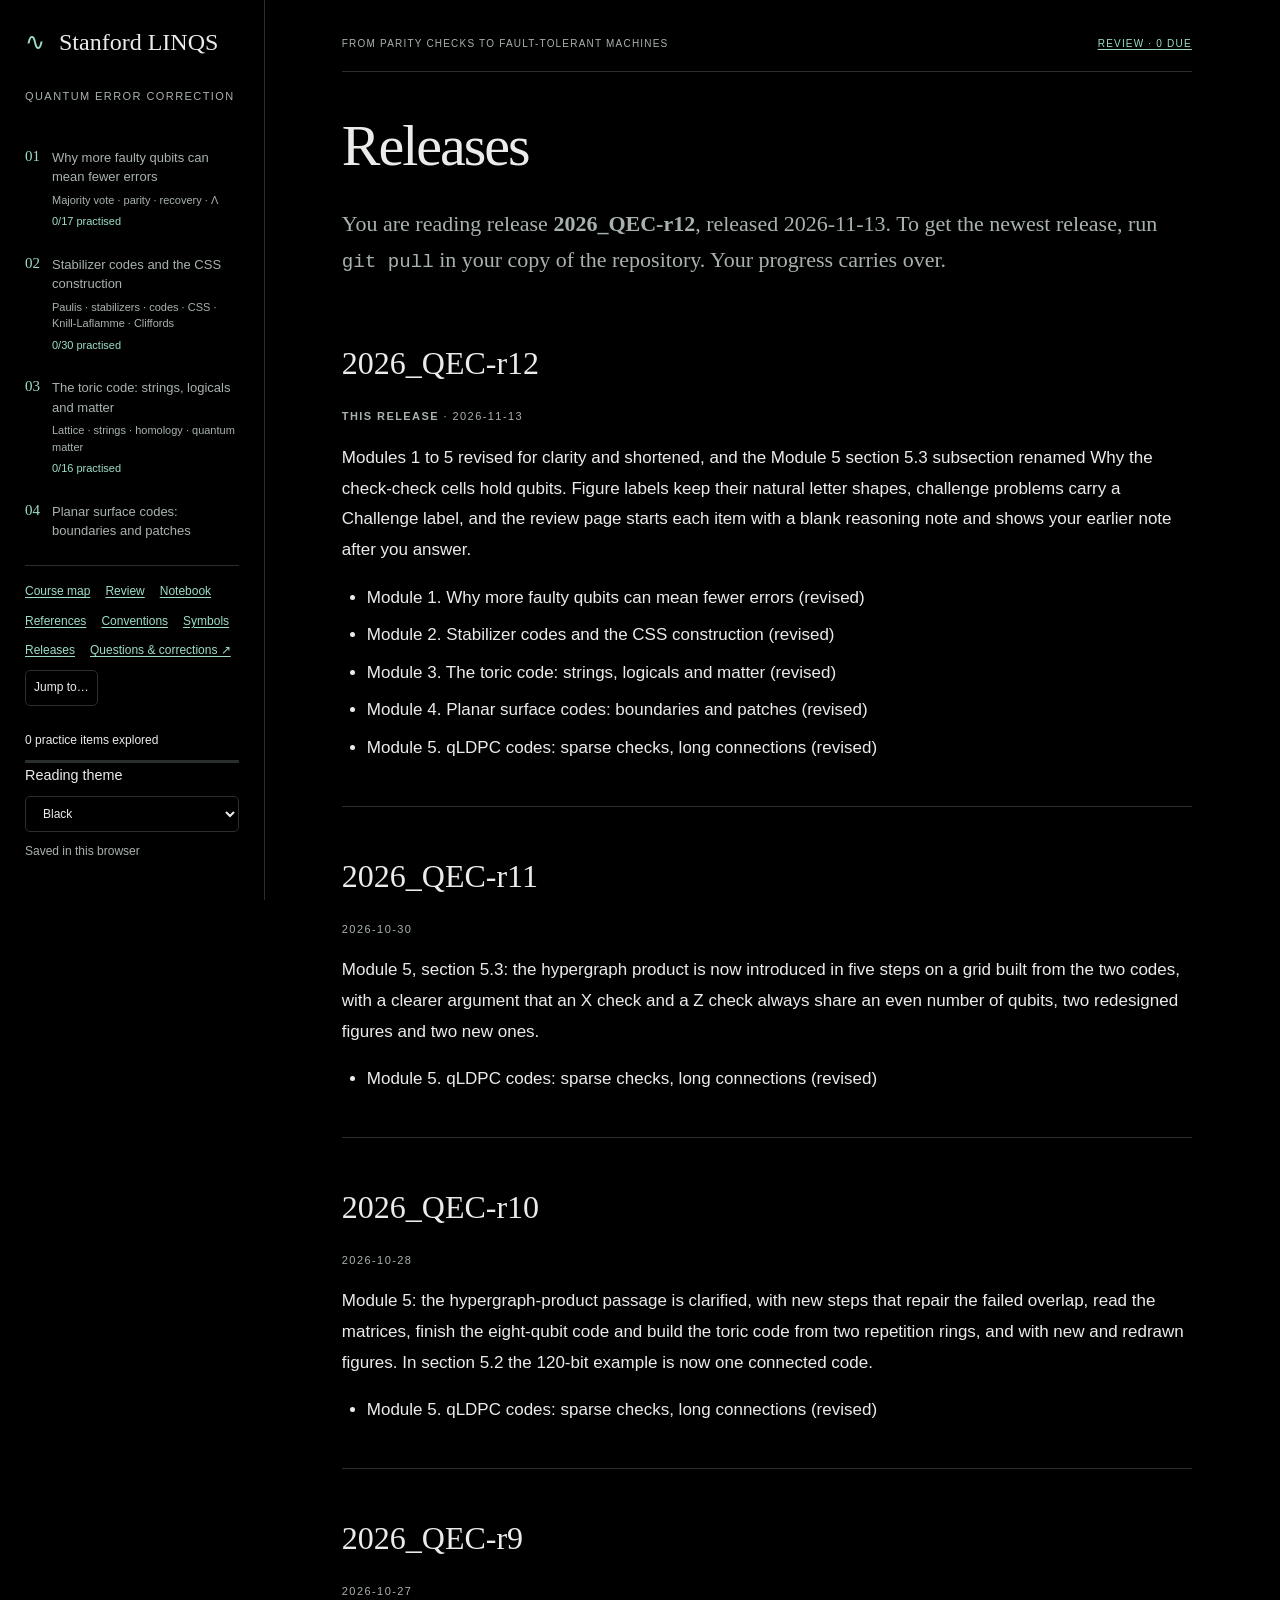
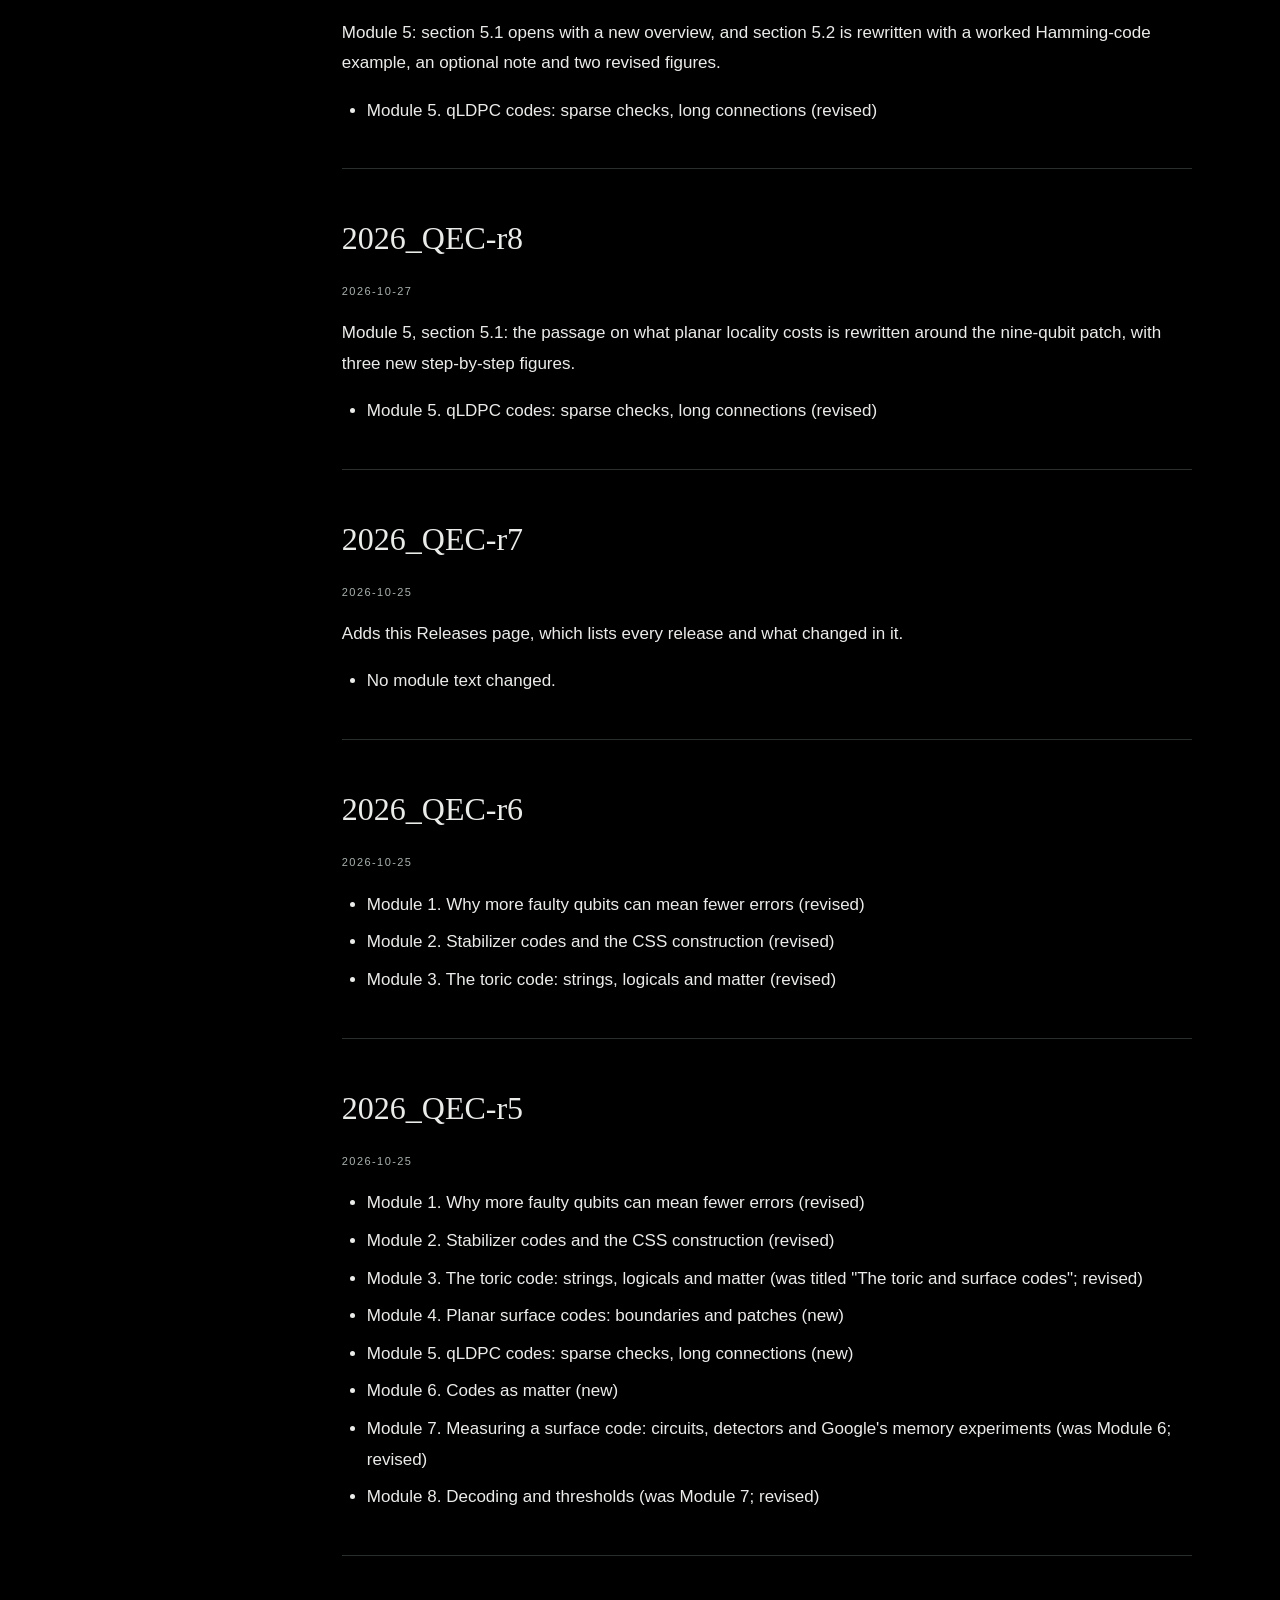
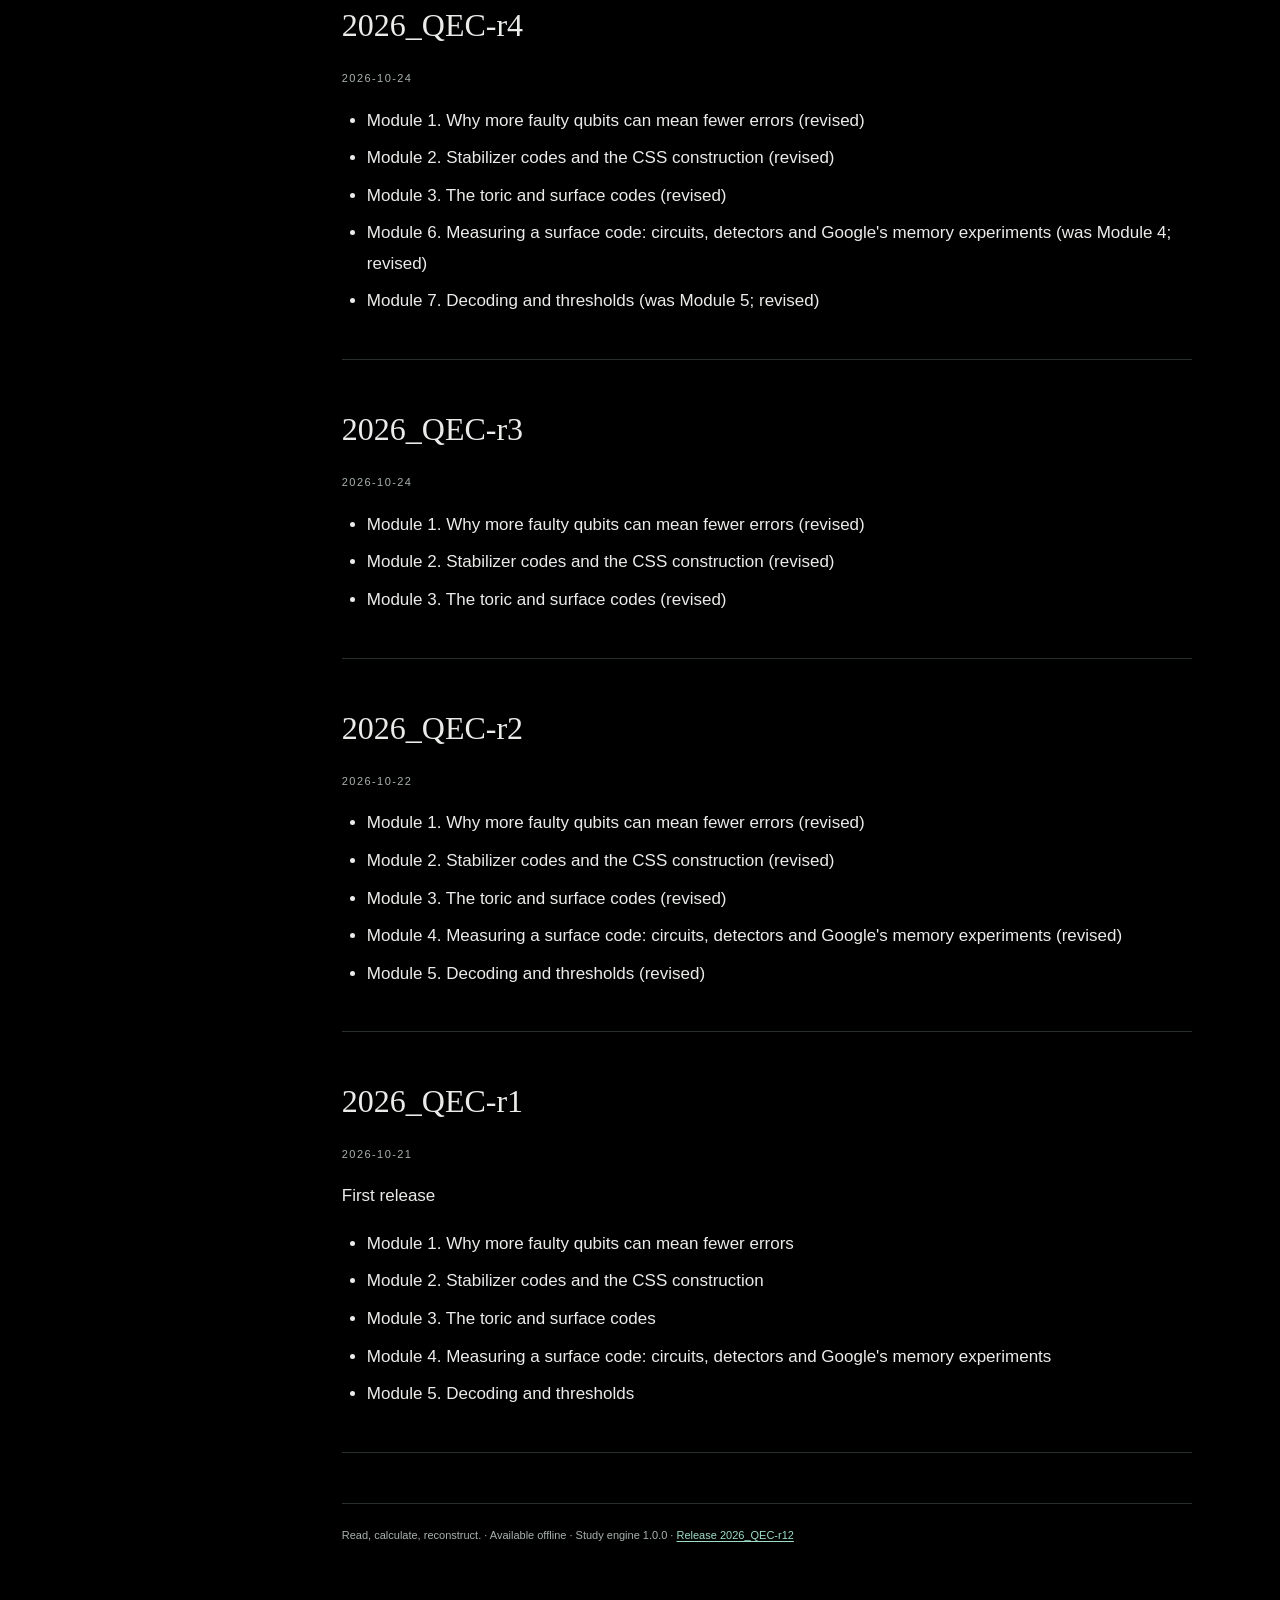
<file: 2026_QEC/releases.html>
<!doctype html><html lang="en"><head><meta charset="utf-8"><script id="study-theme-init">(function(){var theme="black";try{var saved=JSON.parse(localStorage.getItem("study-release:quantum_error_correction"));if(["black","midnight","ivory","sage","plum"].indexOf(saved&&saved.prefs&&saved.prefs.theme)!==-1)theme=saved.prefs.theme;}catch(_){}document.documentElement.dataset.theme=theme;})();</script><link rel="icon" href="data:,"><meta name="viewport" content="width=device-width,initial-scale=1"><title>Releases · Quantum error correction</title><meta name="description" content="Build an intuitive and quantitative grasp of quantum error correction: compute logical error rates, thresholds and Λ; construct stabilizer, surface and qLDPC codes and their logical gates; read how Google, IBM and the neutral-atom groups implement them; and connect codes to condensed matter, statistical mechanics and classical coding theory."><link rel="stylesheet" href="assets/katex/katex.min.css"><link rel="stylesheet" href="assets/study.css"><script id="study-page-data" type="application/json">{"comments":{},"commentLifecycle":{},"answers":{},"course":"quantum_error_correction","courseTitle":"Quantum error correction","module":null,"revision":"sha256:ac8e715741c7dec0","engineVersion":"1.0.0","dev":false,"release":{"label":"2026_QEC-r12","questionsUrl":"https://docs.google.com/document/d/1dp_MXEA5aFQJ1om-RrPk7rns6-5DhuFm/edit"},"itemIndex":{"m1-predict-crossing":{"type":"predict","module":"m1","subsection":"m1-majority","title":"Where do the distance curves meet?","responseType":"choice"},"m1-q-leading":{"type":"quiz","module":"m1","subsection":"m1-majority","title":"Evaluate the five-bit tail","responseType":"numeric"},"m1-q-above-threshold":{"type":"quiz","module":"m1","subsection":"m1-majority","title":"Above the majority threshold","responseType":"choice"},"m1-q-cloning":{"type":"quiz","module":"m1","subsection":"m1-obstacles","title":"The permitted copier","responseType":"choice"},"m1-q-syndrome":{"type":"quiz","module":"m1","subsection":"m1-bitflip","title":"Decode the sign pattern","responseType":"choice"},"m1-predict-single-qubit":{"type":"predict","module":"m1","subsection":"m1-bitflip","title":"What can one physical qubit reveal?","responseType":"choice"},"m1-q-commute":{"type":"quiz","module":"m1","subsection":"m1-bitflip","title":"Commute does not mean correct","responseType":"multi"},"m1-predict-rotation":{"type":"predict","module":"m1","subsection":"m1-discretize","title":"How often does a small rotation flag?","responseType":"numeric"},"m1-q-after-measurement":{"type":"quiz","module":"m1","subsection":"m1-discretize","title":"What remains after a clean outcome?","responseType":"choice"},"m1-q-lambda-extract":{"type":"quiz","module":"m1","subsection":"m1-lambda","title":"Extract a measured suppression ratio","responseType":"numeric"},"m1-predict-lambda":{"type":"predict","module":"m1","subsection":"m1-lambda","title":"Is Λ a property of qubits alone?","responseType":"choice"},"m1-q-events":{"type":"quiz","module":"m1","subsection":"m1-time","title":"Read a temporal pair","responseType":"choice"},"m1-reconstruction":{"type":"exercise","module":"m1","subsection":"m1-practice","title":"Rebuild the two mechanisms","responseType":"text"},"m1-transfer":{"type":"exercise","module":"m1","subsection":"m1-practice","title":"Rotate the code into the phase basis","responseType":"text"},"m1-calc-floor":{"type":"exercise","module":"m1","subsection":"m1-practice","title":"Where does a floor take over?","responseType":"text"},"m1-challenge-paper":{"type":"challenge","module":"m1","subsection":"m1-practice","title":"Reconstruct the experimental ladder","responseType":"text"},"m1-challenge-correlated":{"type":"challenge","module":"m1","subsection":"m1-practice","title":"Let faults arrive in neighboring pairs","responseType":"text"},"m2-predict-commute":{"type":"predict","module":"m2","subsection":"m2-pauli","title":"Count the overlapping sites","responseType":"choice"},"m2-q-symplectic":{"type":"quiz","module":"m2","subsection":"m2-pauli","title":"A binary product, not a real inner product","responseType":"numeric"},"m2-predict-halving":{"type":"predict","module":"m2","subsection":"m2-stabilizer","title":"Why exactly half?","responseType":"choice"},"m2-predict-dim":{"type":"predict","module":"m2","subsection":"m2-stabilizer","title":"Constraints versus stored qubits","responseType":"choice"},"m2-q-energy":{"type":"quiz","module":"m2","subsection":"m2-stabilizer","title":"The energy of one physical error","responseType":"numeric"},"m2-q-minus-i":{"type":"quiz","module":"m2","subsection":"m2-stabilizer","title":"Consistent commutation, inconsistent signs","responseType":"choice"},"m2-q-distance":{"type":"quiz","module":"m2","subsection":"m2-logicals","title":"A logical operator sets the distance","responseType":"numeric"},"m2-q-distance-basis":{"type":"quiz","module":"m2","subsection":"m2-logicals","title":"Distance cannot depend on logical naming","responseType":"choice"},"m2-predict-playground":{"type":"predict","module":"m2","subsection":"m2-logicals","title":"How many distinct single-error signals?","responseType":"choice"},"m2-q-degenerate":{"type":"quiz","module":"m2","subsection":"m2-examples","title":"Which pairs does the Shor lookup correct?","responseType":"multi"},"m2-predict-steane-k":{"type":"predict","module":"m2","subsection":"m2-examples","title":"Reuse the rows in both Pauli sectors","responseType":"choice"},"m2-q-perfect":{"type":"quiz","module":"m2","subsection":"m2-examples","title":"Perfect in which sense?","responseType":"choice"},"m2-q-shor-syndrome":{"type":"quiz","module":"m2","subsection":"m2-examples","title":"What does a perfect lookup do beyond its promise?","responseType":"choice"},"m2-q-bound-ladder":{"type":"quiz","module":"m2","subsection":"m2-examples","title":"A bound is not an existence theorem","responseType":"numeric"},"m2-predict-css-k":{"type":"predict","module":"m2","subsection":"m2-css","title":"Count ranks, not drawn check nodes","responseType":"numeric"},"m2-q-css-condition":{"type":"quiz","module":"m2","subsection":"m2-css","title":"The compatibility condition in physical language","responseType":"choice"},"m2-q-kl-degenerate":{"type":"quiz","module":"m2","subsection":"m2-knill-laflamme","title":"Is a nonzero off-diagonal error overlap fatal?","responseType":"choice"},"m2-predict-reduced":{"type":"predict","module":"m2","subsection":"m2-knill-laflamme","title":"What can a small region know?","responseType":"choice"},"m2-q-erasure":{"type":"quiz","module":"m2","subsection":"m2-knill-laflamme","title":"Spend distance on two kinds of uncertainty","responseType":"multi"},"m2-predict-cnot":{"type":"predict","module":"m2","subsection":"m2-clifford","title":"Where does a target phase flip go?","responseType":"choice"},"m2-q-transversal-h":{"type":"quiz","module":"m2","subsection":"m2-clifford","title":"A transversal gate can change the code","responseType":"choice"},"m2-q-deterministic":{"type":"quiz","module":"m2","subsection":"m2-clifford","title":"Which outcome is guaranteed?","responseType":"choice"},"m2-q-what-is-measured":{"type":"quiz","module":"m2","subsection":"m2-clifford","title":"Read a mixed observable backward","responseType":"choice"},"m2-reconstruction":{"type":"exercise","module":"m2","subsection":"m2-practice","title":"Rebuild the algebra from the checks","responseType":"text"},"m2-transfer":{"type":"exercise","module":"m2","subsection":"m2-practice","title":"Detection, erasure and post-selection in four qubits","responseType":"text"},"m2-transfer-measure":{"type":"exercise","module":"m2","subsection":"m2-practice","title":"Measurement does the work: enter a code and build a gate","responseType":"text"},"m2-calc-transversal-phase":{"type":"exercise","module":"m2","subsection":"m2-practice","title":"Transversal phase gates and a slightly wrong angle","responseType":"text"},"m2-calc-coherent":{"type":"exercise","module":"m2","subsection":"m2-practice","title":"Every qubit over-rotates","responseType":"text"},"m2-challenge-bias":{"type":"challenge","module":"m2","subsection":"m2-practice","title":"When the decoder should not trust minimum weight","responseType":"text"},"m2-challenge-fifteen":{"type":"challenge","module":"m2","subsection":"m2-practice","title":"The fifteen-qubit code on a four-cube","responseType":"text"},"m3-predict-k":{"type":"predict","module":"m3","subsection":"m3-toric","title":"Count information, not drawn checks","responseType":"choice"},"m3-q-overlap":{"type":"quiz","module":"m3","subsection":"m3-toric","title":"Keep the parallel edges","responseType":"choice"},"m3-q-closed-loop":{"type":"quiz","module":"m3","subsection":"m3-anyons","title":"Zero syndrome does not settle the question","responseType":"choice"},"m3-q-fermion":{"type":"quiz","module":"m3","subsection":"m3-anyons","title":"Rotate the composite","responseType":"choice"},"m3-q-class":{"type":"quiz","module":"m3","subsection":"m3-homology","title":"Read a class, not a shape","responseType":"choice"},"m3-predict-deform":{"type":"predict","module":"m3","subsection":"m3-homology","title":"Move two neighboring faces","responseType":"text"},"m3-predict-distance":{"type":"predict","module":"m3","subsection":"m3-homology","title":"Which length limits protection?","responseType":"choice"},"m3-predict-halfway":{"type":"predict","module":"m3","subsection":"m3-homology","title":"Past the halfway point","responseType":"choice"},"m3-predict-syndrome":{"type":"predict","module":"m3","subsection":"m3-homology","title":"Count ends before opening the lattice","responseType":"choice"},"m3-q-gap":{"type":"quiz","module":"m3","subsection":"m3-matter","title":"Does the gap do the decoder's work?","responseType":"choice"},"m3-reconstruction":{"type":"exercise","module":"m3","subsection":"m3-practice","title":"Rebuild the lattice argument","responseType":"text"},"m3-gauge-gauss-reconstruction":{"type":"exercise","module":"m3","subsection":"m3-practice","title":"Read charge through a boundary","responseType":"text"},"m3-reconstruct-loop-gas":{"type":"exercise","module":"m3","subsection":"m3-practice","title":"Put a phase on the loop sum","responseType":"text"},"m3-calc-splitting":{"type":"exercise","module":"m3","subsection":"m3-practice","title":"Count the virtual winding processes","responseType":"text"},"m3-proof-genus":{"type":"exercise","module":"m3","subsection":"m3-practice","title":"Join two tori and test their seam","responseType":"text"},"m3-challenge-paper":{"type":"challenge","module":"m3","subsection":"m3-practice","title":"Reconstruct the entropy subtraction","responseType":"text"},"m3-s35-check-retained":{"type":"exercise","module":"m14","subsection":"m3-boundaries","title":"Read the check that remains","responseType":"text"},"m3-predict-end":{"type":"predict","module":"m14","subsection":"m3-boundaries","title":"Does a smooth side erase a vertex defect?","responseType":"choice"},"m3-s35-lost-pair":{"type":"exercise","module":"m14","subsection":"m3-boundaries","title":"Follow the lost logical pair","responseType":"text"},"m3-s35-count-patch":{"type":"exercise","module":"m14","subsection":"m3-boundaries","title":"Separate information from hardware","responseType":"text"},"m3-s35-deform-end":{"type":"exercise","module":"m14","subsection":"m3-boundaries","title":"Move the endpoint with a check","responseType":"text"},"m3-s35-distance-bound":{"type":"exercise","module":"m14","subsection":"m3-boundaries","title":"Bound every logical Pauli","responseType":"text"},"m3-q-planar-k":{"type":"quiz","module":"m14","subsection":"m3-boundaries","title":"Remove the alternation","responseType":"choice"},"m3-q-rough-name":{"type":"quiz","module":"m14","subsection":"m3-boundaries","title":"What does the word rough fix?","responseType":"choice"},"m3-q-half-checks":{"type":"quiz","module":"m14","subsection":"m3-rotated","title":"Does a weight-two check spoil commutation?","responseType":"choice"},"m3-predict-rotated-n":{"type":"predict","module":"m14","subsection":"m3-rotated","title":"Allocate two memories or one","responseType":"numeric"},"m3-q-loop-count":{"type":"quiz","module":"m14","subsection":"m3-anatomy","title":"A single visible defect","responseType":"choice"},"m3-q-d3-check":{"type":"quiz","module":"m14","subsection":"m3-anatomy","title":"Use the half-check's degeneracy","responseType":"choice"},"m3-q-frame-sign":{"type":"quiz","module":"m14","subsection":"m3-anatomy","title":"Follow the recorded sign","responseType":"choice"},"m3-predict-absorb":{"type":"predict","module":"m14","subsection":"m3-anatomy","title":"Change the assignment, not the geometry","responseType":"choice"},"m3-q-total":{"type":"quiz","module":"m14","subsection":"m3-anatomy","title":"Count the required interactions","responseType":"numeric"},"m14-reconstruction":{"type":"exercise","module":"m14","subsection":"m14-practice","title":"Cut the torus in the opposite order","responseType":"text"},"m3-transfer-hadamard":{"type":"exercise","module":"m14","subsection":"m14-practice","title":"Transversal Hadamard turns the patch","responseType":"text"},"m3-calc-decode-d3":{"type":"exercise","module":"m14","subsection":"m14-practice","title":"Let two errors impersonate one","responseType":"text"},"m3-transfer-frame":{"type":"exercise","module":"m14","subsection":"m14-practice","title":"Read the logical value with its frame","responseType":"text"},"m3-transfer":{"type":"exercise","module":"m14","subsection":"m14-practice","title":"A rectangular rotated memory","responseType":"text"},"m3-challenge-boundary":{"type":"challenge","module":"m14","subsection":"m14-practice","title":"Remove the mixed-boundary assumption","responseType":"text"},"m3-challenge-dead-check":{"type":"challenge","module":"m14","subsection":"m14-practice","title":"Turn off one check","responseType":"text"},"m6-quiz-cleaning":{"type":"quiz","module":"m6","subsection":"m6-bpt","title":"Move the row","responseType":"choice"},"m6-ex-cleaning-certificate":{"type":"exercise","module":"m6","subsection":"m6-bpt","title":"Certify the region","responseType":"text"},"m6-quiz-union":{"type":"quiz","module":"m6","subsection":"m6-bpt","title":"Combine correctable regions","responseType":"choice"},"m6-quiz-corner-labels":{"type":"quiz","module":"m6","subsection":"m6-bpt","title":"Count corner labels","responseType":"numeric"},"m6-quiz-bpt-scope":{"type":"quiz","module":"m6","subsection":"m6-bpt","title":"Keep a positive rate","responseType":"choice"},"m6-predict-sparsity":{"type":"predict","module":"m6","subsection":"m6-bpt","title":"Few neighbors, nearby neighbors?","responseType":"text"},"m6-quiz-hamming-edge":{"type":"quiz","module":"m6","subsection":"m6-ldpc","title":"Count a check’s lines","responseType":"numeric"},"m6-quiz-graph-row":{"type":"quiz","module":"m6","subsection":"m6-ldpc","title":"Read a row from the graph","responseType":"choice"},"m6-quiz-sparse-weight":{"type":"quiz","module":"m6","subsection":"m6-ldpc","title":"Bound both counts","responseType":"choice"},"m6-quiz-design-rate":{"type":"quiz","module":"m6","subsection":"m6-ldpc","title":"Scale the same degrees","responseType":"numeric"},"m6-quiz-css-overlap":{"type":"quiz","module":"m6","subsection":"m6-ldpc","title":"Test the mixed overlap","responseType":"choice"},"m6-quiz-factor-rank":{"type":"quiz","module":"m6","subsection":"m6-hgp","title":"Count independent factor checks","responseType":"numeric"},"m6-predict-product-repair":{"type":"predict","module":"m6","subsection":"m6-hgp","title":"Leave out the check-check cells","responseType":"text"},"m6-quiz-product-size":{"type":"quiz","module":"m6","subsection":"m6-hgp","title":"Count both data blocks","responseType":"numeric"},"m6-ex-product-row":{"type":"exercise","module":"m6","subsection":"m6-hgp","title":"Rebuild the repaired rows","responseType":"text"},"m6-quiz-product-distance":{"type":"quiz","module":"m6","subsection":"m6-hgp","title":"Choose the overall distance","responseType":"choice"},"m6-ex-toric-map":{"type":"exercise","module":"m6","subsection":"m6-hgp","title":"Identify a star across the seam","responseType":"text"},"m6-quiz-transpose-count":{"type":"quiz","module":"m6","subsection":"m6-hgp","title":"Keep the dependent-row contribution","responseType":"numeric"},"m6-quiz-shift-wrap":{"type":"quiz","module":"m6","subsection":"m6-bb","title":"Follow the wrap","responseType":"numeric"},"m6-quiz-polynomial-cancel":{"type":"quiz","module":"m6","subsection":"m6-bb","title":"Cancel coincident hops","responseType":"choice"},"m6-quiz-bb-neighbors":{"type":"quiz","module":"m6","subsection":"m6-bb","title":"Count one check’s neighbors","responseType":"numeric"},"m6-quiz-bb-transpose":{"type":"quiz","module":"m6","subsection":"m6-bb","title":"Place the transpose","responseType":"choice"},"m6-ex-tiny-rank":{"type":"exercise","module":"m6","subsection":"m6-bb","title":"Recover the two free choices","responseType":"text"},"m6-quiz-tiny-k":{"type":"quiz","module":"m6","subsection":"m6-bb","title":"Count independent constraints","responseType":"numeric"},"m6-predict-bb":{"type":"predict","module":"m6","subsection":"m6-bb","title":"More sites and more logical qubits","responseType":"text"},"m6-ex-bb-observation":{"type":"exercise","module":"m6","subsection":"m6-bb","title":"Read the rank observations","responseType":"text"},"m6-quiz-rank-not-distance":{"type":"quiz","module":"m6","subsection":"m6-bb","title":"Separate rank from distance","responseType":"choice"},"m6-quiz-logical-patches":{"type":"quiz","module":"m6","subsection":"m6-bb","title":"Shared sites and separate logical qubits","responseType":"choice"},"m6-quiz-degree-hardware":{"type":"quiz","module":"m6","subsection":"m6-hardware","title":"Count the full neighborhood","responseType":"numeric"},"m6-quiz-thickness":{"type":"quiz","module":"m6","subsection":"m6-hardware","title":"Interpret the planar partition","responseType":"choice"},"m6-quiz-kunlun-inventory":{"type":"quiz","module":"m6","subsection":"m6-hardware","title":"Count device qubits per logical","responseType":"numeric"},"m6-ex-hardware-evidence":{"type":"exercise","module":"m6","subsection":"m6-hardware","title":"Match a claim to its evidence","responseType":"text"},"m6-quiz-matched-count":{"type":"quiz","module":"m6","subsection":"m6-hardware","title":"Count the matched patch block","responseType":"numeric"},"m6-predict-map":{"type":"predict","module":"m6","subsection":"m6-hardware","title":"What changes when the lines move","responseType":"text"},"m6-ex-map-observation":{"type":"exercise","module":"m6","subsection":"m6-hardware","title":"Identify the displayed edge set","responseType":"text"},"m6-quiz-relative-distance":{"type":"quiz","module":"m6","subsection":"m6-good-codes","title":"Normalize the distance","responseType":"numeric"},"m6-quiz-good-family":{"type":"quiz","module":"m6","subsection":"m6-good-codes","title":"Two points or a family","responseType":"choice"},"m6-quiz-lift-degree":{"type":"quiz","module":"m6","subsection":"m6-good-codes","title":"Follow a permuted edge","responseType":"choice"},"m6-ex-tanner-distinction":{"type":"exercise","module":"m6","subsection":"m6-good-codes","title":"Representation or construction","responseType":"text"},"m6-quiz-frontier-premise":{"type":"quiz","module":"m6","subsection":"m6-good-codes","title":"Identify the premise that changes","responseType":"choice"},"m6-ex-reconstruct":{"type":"exercise","module":"m6","subsection":"m6-practice","title":"Rebuild cleaning and the planar bound","responseType":"text"},"m6-ex-calculate":{"type":"exercise","module":"m6","subsection":"m6-practice","title":"Count the tiny BB code by hand","responseType":"text"},"m6-ex-proof":{"type":"exercise","module":"m6","subsection":"m6-practice","title":"Prove the product’s parameters","responseType":"text"},"m6-ex-explain":{"type":"exercise","module":"m6","subsection":"m6-practice","title":"State what each calculation establishes","responseType":"text"},"m6-ex-transfer":{"type":"exercise","module":"m6","subsection":"m6-practice","title":"Transfer the locality argument","responseType":"text"},"m6-challenge-paper":{"type":"challenge","module":"m6","subsection":"m6-practice","title":"Read a logical pair from the paper","responseType":"text"},"m6-challenge-design":{"type":"challenge","module":"m6","subsection":"m6-practice","title":"Design a matched-distance resource table","responseType":"text"},"m6-challenge-break":{"type":"challenge","module":"m6","subsection":"m6-practice","title":"Break the six-neighbor claim","responseType":"text"},"m7-quiz-degeneracy":{"type":"quiz","module":"m7","subsection":"m7-hamiltonians","title":"Check the claim","responseType":"choice"},"m7-quiz-entropy-sign":{"type":"quiz","module":"m7","subsection":"m7-hamiltonians","title":"Check the claim","responseType":"choice"},"m7-quiz-fusion":{"type":"quiz","module":"m7","subsection":"m7-hamiltonians","title":"Check the claim","responseType":"choice"},"m7-quiz-gap-distance":{"type":"quiz","module":"m7","subsection":"m7-barriers","title":"Check the claim","responseType":"choice"},"m7-predict-energy":{"type":"predict","module":"m7","subsection":"m7-barriers","title":"Which route has the smaller peak?","responseType":"text"},"m7-quiz-thermal":{"type":"quiz","module":"m7","subsection":"m7-barriers","title":"Check the claim","responseType":"choice"},"m7-quiz-nogo":{"type":"quiz","module":"m7","subsection":"m7-barriers","title":"Check the claim","responseType":"choice"},"m7-quiz-four-d":{"type":"quiz","module":"m7","subsection":"m7-barriers","title":"Check the claim","responseType":"choice"},"m7-quiz-fractal":{"type":"quiz","module":"m7","subsection":"m7-barriers","title":"Check the claim","responseType":"choice"},"m7-quiz-reduced-weight":{"type":"quiz","module":"m7","subsection":"m7-single-shot","title":"Check the claim","responseType":"choice"},"m7-quiz-metacheck":{"type":"quiz","module":"m7","subsection":"m7-single-shot","title":"Check the claim","responseType":"choice"},"m7-quiz-single-shot":{"type":"quiz","module":"m7","subsection":"m7-single-shot","title":"Check the claim","responseType":"choice"},"m7-quiz-both-sectors":{"type":"quiz","module":"m7","subsection":"m7-single-shot","title":"Check the claim","responseType":"choice"},"m7-quiz-goodness":{"type":"quiz","module":"m7","subsection":"m7-good-codes","title":"Check the claim","responseType":"choice"},"m7-quiz-free-energy":{"type":"quiz","module":"m7","subsection":"m7-good-codes","title":"Check the claim","responseType":"choice"},"m7-quiz-glass":{"type":"quiz","module":"m7","subsection":"m7-good-codes","title":"Check the claim","responseType":"choice"},"m7-quiz-scope":{"type":"quiz","module":"m7","subsection":"m7-good-codes","title":"Check the claim","responseType":"choice"},"m7-quiz-kw-sector":{"type":"quiz","module":"m7","subsection":"m7-gauging","title":"Check the claim","responseType":"choice"},"m7-quiz-bond":{"type":"quiz","module":"m7","subsection":"m7-gauging","title":"Check the claim","responseType":"choice"},"m7-quiz-gauss":{"type":"quiz","module":"m7","subsection":"m7-gauging","title":"Check the claim","responseType":"choice"},"m7-quiz-flux":{"type":"quiz","module":"m7","subsection":"m7-gauging","title":"Check the claim","responseType":"choice"},"m7-quiz-outcome-parity":{"type":"quiz","module":"m7","subsection":"m7-gauging","title":"Check the claim","responseType":"choice"},"m7-quiz-gauging-state":{"type":"quiz","module":"m7","subsection":"m7-gauging","title":"Check the claim","responseType":"choice"},"m7-predict-gauging":{"type":"predict","module":"m7","subsection":"m7-gauging","title":"What will the matter record leave behind?","responseType":"text"},"m7-quiz-product-sites":{"type":"quiz","module":"m7","subsection":"m7-products","title":"Check the claim","responseType":"choice"},"m7-quiz-product-star":{"type":"quiz","module":"m7","subsection":"m7-products","title":"Check the claim","responseType":"choice"},"m7-quiz-product-flux":{"type":"quiz","module":"m7","subsection":"m7-products","title":"Check the claim","responseType":"choice"},"m7-quiz-product-energy":{"type":"quiz","module":"m7","subsection":"m7-products","title":"Check the claim","responseType":"choice"},"m7-quiz-honeycomb":{"type":"quiz","module":"m7","subsection":"m7-dynamics","title":"Check the claim","responseType":"choice"},"m7-quiz-floquet-label":{"type":"quiz","module":"m7","subsection":"m7-dynamics","title":"Check the claim","responseType":"choice"},"m7-quiz-record":{"type":"quiz","module":"m7","subsection":"m7-dynamics","title":"Check the claim","responseType":"choice"},"m7-quiz-monitoring":{"type":"quiz","module":"m7","subsection":"m7-dynamics","title":"Check the claim","responseType":"choice"},"m7-quiz-dynamics-scope":{"type":"quiz","module":"m7","subsection":"m7-dynamics","title":"Check the claim","responseType":"choice"},"m7-quiz-nlts":{"type":"quiz","module":"m7","subsection":"m7-complexity","title":"Check the claim","responseType":"choice"},"m7-quiz-complexity-scope":{"type":"quiz","module":"m7","subsection":"m7-complexity","title":"Check the claim","responseType":"choice"},"m7-reconstruction":{"type":"exercise","module":"m7","subsection":"m7-practice","title":"Rebuild the BB energy calculation","responseType":"text"},"m7-transfer":{"type":"exercise","module":"m7","subsection":"m7-practice","title":"Transfer the energy question to the product","responseType":"text"},"m7-calculation":{"type":"exercise","module":"m7","subsection":"m7-practice","title":"Prove the cube route peak is optimal","responseType":"text"},"m7-explanation":{"type":"exercise","module":"m7","subsection":"m7-practice","title":"Explain three different kinds of protection","responseType":"text"},"m7-proof":{"type":"exercise","module":"m7","subsection":"m7-practice","title":"Turn the cleaning picture into local indistinguishability","responseType":"text"},"m7-paper-figure":{"type":"challenge","module":"m7","subsection":"m7-practice","title":"Read a theorem label on a phase sketch","responseType":"text"},"m7-design":{"type":"challenge","module":"m7","subsection":"m7-practice","title":"Finish a different gauging outcome","responseType":"text"},"m7-break-model":{"type":"challenge","module":"m7","subsection":"m7-practice","title":"Break the monitoring analogy","responseType":"text"},"m4-predict-cz-basis":{"type":"predict","module":"m4","subsection":"m4-circuit","title":"What does the CZ circuit reveal?","responseType":"choice"},"m4-q-data-basis":{"type":"quiz","module":"m4","subsection":"m4-circuit","title":"Repair the data basis","responseType":"choice"},"m4-q-hook-absorption":{"type":"quiz","module":"m4","subsection":"m4-hooks","title":"Does a neighboring check absorb the hook?","responseType":"choice"},"m4-predict-hook":{"type":"predict","module":"m4","subsection":"m4-hooks","title":"Which gates remain?","responseType":"choice"},"m4-q-first-round":{"type":"quiz","module":"m4","subsection":"m4-detectors","title":"Is the first sign an error?","responseType":"choice"},"m4-q-y":{"type":"quiz","module":"m4","subsection":"m4-detectors","title":"How many checks change?","responseType":"numeric"},"m4-predict-final-detector":{"type":"predict","module":"m4","subsection":"m4-detectors","title":"Does the final readout add an event?","responseType":"choice"},"m4-q-noise":{"type":"quiz","module":"m4","subsection":"m4-noise","title":"Does the same p mean the same hardware?","responseType":"choice"},"m4-q-reset":{"type":"quiz","module":"m4","subsection":"m4-leakage","title":"Why not reset all the data?","responseType":"choice"},"m4-predict-leakage":{"type":"predict","module":"m4","subsection":"m4-leakage","title":"Is the average enough?","responseType":"choice"},"m4-predict-cz-return":{"type":"predict","module":"m4","subsection":"m4-hardware","title":"A second return","responseType":"choice"},"m4-q-latency":{"type":"quiz","module":"m4","subsection":"m4-hardware","title":"Fast rounds, delayed answer","responseType":"choice"},"m4-q-contrast":{"type":"quiz","module":"m4","subsection":"m4-experiments","title":"Interpret vanishing contrast","responseType":"choice"},"m4-q-comparison":{"type":"quiz","module":"m4","subsection":"m4-experiments","title":"Compare protected information","responseType":"choice"},"m4-q-budget":{"type":"quiz","module":"m4","subsection":"m4-experiments","title":"Predict the budget change","responseType":"numeric"},"m4-reconstruction":{"type":"exercise","module":"m4","subsection":"m4-practice","title":"Follow a fault from the circuit to the record","responseType":"text"},"m4-transfer":{"type":"exercise","module":"m4","subsection":"m4-practice","title":"Transfer to the four-data-qubit code","responseType":"text"},"m4-calc-decay":{"type":"exercise","module":"m4","subsection":"m4-practice","title":"Recover the round rate from two durations","responseType":"text"},"m4-calc-cz":{"type":"exercise","module":"m4","subsection":"m4-practice","title":"Return with the right phase","responseType":"text"},"m4-challenge-paper":{"type":"challenge","module":"m4","subsection":"m4-practice","title":"Read the two experimental axes","responseType":"text"},"m4-challenge-break-model":{"type":"challenge","module":"m4","subsection":"m4-practice","title":"Break two incomplete optimization targets","responseType":"text"},"m5-predict-half-loop":{"type":"predict","module":"m5","subsection":"m5-chains","title":"How many faults must the loop contain?","responseType":"choice"},"m5-q-bound":{"type":"quiz","module":"m5","subsection":"m5-chains","title":"What has the bound established?","responseType":"choice"},"m5-q-free-energy":{"type":"quiz","module":"m5","subsection":"m5-rbim","title":"What does the optimal decision compare?","responseType":"choice"},"m5-predict-measurement-dimension":{"type":"predict","module":"m5","subsection":"m5-rbim","title":"What changes when check reports can be wrong?","responseType":"choice"},"m5-predict-erasure-loop":{"type":"predict","module":"m5","subsection":"m5-percolation","title":"Does every erased cycle lose a logical qubit?","responseType":"choice"},"m5-predict-erasure-crossing":{"type":"predict","module":"m5","subsection":"m5-percolation","title":"What should finite sizes show?","responseType":"choice"},"m5-q-erasure-event":{"type":"quiz","module":"m5","subsection":"m5-percolation","title":"What does uncorrectable mean here?","responseType":"choice"},"m5-q-edge-weight":{"type":"quiz","module":"m5","subsection":"m5-matching","title":"Compute an edge cost","responseType":"numeric"},"m5-q-matching-target":{"type":"quiz","module":"m5","subsection":"m5-matching","title":"What is optimized?","responseType":"choice"},"m5-predict-class":{"type":"predict","module":"m5","subsection":"m5-ml","title":"Can equal shortest paths lead to unequal classes?","responseType":"choice"},"m5-q-browne-shot":{"type":"quiz","module":"m5","subsection":"m5-ml","title":"Did optimal inference promise this shot would succeed?","responseType":"choice"},"m5-predict-correlation":{"type":"predict","module":"m5","subsection":"m5-learned","title":"Use the correlation","responseType":"numeric"},"m5-q-training":{"type":"quiz","module":"m5","subsection":"m5-learned","title":"What would demonstrate learning rather than memorization?","responseType":"choice"},"m5-q-throughput":{"type":"quiz","module":"m5","subsection":"m5-realtime","title":"Must every answer arrive within one cycle?","responseType":"choice"},"m5-q-backlog":{"type":"quiz","module":"m5","subsection":"m5-realtime","title":"Which growth law belongs to which question?","responseType":"choice"},"m5-predict-halving":{"type":"predict","module":"m5","subsection":"m5-overhead","title":"Halve the physical-noise parameter","responseType":"numeric"},"m5-q-threshold-inference":{"type":"quiz","module":"m5","subsection":"m5-overhead","title":"Does Λ determine a universal gate threshold?","responseType":"choice"},"m5-reconstruction":{"type":"exercise","module":"m5","subsection":"m5-practice","title":"Rebuild the route from loops to classes","responseType":"text"},"m5-transfer-erasure":{"type":"exercise","module":"m5","subsection":"m5-practice","title":"Transfer the criterion to erased geometry","responseType":"text"},"m5-calc-classes":{"type":"exercise","module":"m5","subsection":"m5-practice","title":"Calculate the two class risks","responseType":"text"},"m5-transfer-greedy":{"type":"exercise","module":"m5","subsection":"m5-practice","title":"Transfer the greedy failure to a torus","responseType":"text"},"m5-calc-concatenation":{"type":"exercise","module":"m5","subsection":"m5-practice","title":"Concatenate an ideal five-qubit block","responseType":"text"},"m5-proof-shor-family":{"type":"exercise","module":"m5","subsection":"m5-practice","title":"A growing-distance family with no positive threshold","responseType":"text"},"m5-challenge-paper":{"type":"challenge","module":"m5","subsection":"m5-practice","title":"Read a suppression ladder and forecast its cost","responseType":"text"},"m5-challenge-floor":{"type":"challenge","module":"m5","subsection":"m5-practice","title":"Break the distance-only design","responseType":"text"}},"targets":{"m1-hook":{"type":"hook","module":"m1","title":"Hook","revision":"sha256:258d3da0b37e42c2"},"m1-majority":{"type":"subsection","module":"m1","title":"1.1 · Majority vote and the first threshold","revision":"sha256:258d3da0b37e42c2","number":"1.1"},"eq-m1-rep-encoding":{"type":"equation","module":"m1","title":"Eq. (1.1) · 1.1 · Majority vote and the first threshold","revision":"sha256:258d3da0b37e42c2"},"eq-m1-rep-logical":{"type":"equation","module":"m1","title":"Eq. (1.2) · 1.1 · Majority vote and the first threshold","revision":"sha256:258d3da0b37e42c2"},"m1-rep-logical-derivation":{"type":"derivation","module":"m1","title":"Count the patterns that defeat a majority","revision":"sha256:258d3da0b37e42c2"},"eq-m1-rep-leading":{"type":"equation","module":"m1","title":"Eq. (1.3) · 1.1 · Majority vote and the first threshold","revision":"sha256:258d3da0b37e42c2"},"m1-rep-leading-derivation":{"type":"derivation","module":"m1","title":"Keep the lowest power of the flip probability","revision":"sha256:258d3da0b37e42c2"},"m1-predict-crossing":{"type":"predict","module":"m1","title":"Where do the distance curves meet?","revision":"sha256:258d3da0b37e42c2"},"eq-m1-rep-crossing":{"type":"equation","module":"m1","title":"Eq. (1.4) · 1.1 · Majority vote and the first threshold","revision":"sha256:258d3da0b37e42c2"},"m1-rep-crossing-derivation":{"type":"derivation","module":"m1","title":"Complement patterns, then compare successive distances","revision":"sha256:258d3da0b37e42c2"},"m1-majority-crossing-figure":{"type":"figure","module":"m1","title":"Logarithmic physical and logical error axes show four repetition-code curves for distances 1, 3, 5, and 7. Longer codes have steeper small-error slopes and lower logical error below the common crossing at p = p_L = 1/2; above it, longer codes have higher logical error.","revision":"sha256:258d3da0b37e42c2"},"m1-q-leading":{"type":"quiz","module":"m1","title":"Evaluate the five-bit tail","revision":"sha256:258d3da0b37e42c2"},"m1-majority-example":{"type":"worked-example","module":"m1","title":"One percent physical errors","revision":"sha256:258d3da0b37e42c2"},"m1-q-above-threshold":{"type":"quiz","module":"m1","title":"Above the majority threshold","revision":"sha256:258d3da0b37e42c2"},"m1-fec-tangent":{"type":"callout","module":"m1","title":"Tangent: the classical FEC connection","revision":"sha256:258d3da0b37e42c2"},"m1-vonneumann-story":{"type":"story","module":"m1","title":"Reliable organisms from unreliable components","revision":"sha256:258d3da0b37e42c2"},"m1-obstacles":{"type":"subsection","module":"m1","title":"1.2 · Why the quantum case looks impossible","revision":"sha256:258d3da0b37e42c2","number":"1.2"},"m1-three-obstacles-figure":{"type":"figure","module":"m1","title":"Three schematic panels contrast a short rotation arc with a full bit flip, cross out a copier that would duplicate an arbitrary unknown qubit, and show a Z measurement selecting either basis state from a superposition.","revision":"sha256:258d3da0b37e42c2"},"m1-worked-example-a-basis-state-copier-3":{"type":"worked-example","module":"m1","title":"A basis-state copier","revision":"sha256:258d3da0b37e42c2"},"eq-m1-no-cloning":{"type":"equation","module":"m1","title":"Eq. (1.5) · 1.2 · Why the quantum case looks impossible","revision":"sha256:258d3da0b37e42c2"},"m1-no-cloning-derivation":{"type":"derivation","module":"m1","title":"A copier cannot preserve arbitrary inner products","revision":"sha256:258d3da0b37e42c2"},"eq-m1-rotation":{"type":"equation","module":"m1","title":"Eq. (1.6) · 1.2 · Why the quantum case looks impossible","revision":"sha256:258d3da0b37e42c2"},"eq-m1-rotation-expanded":{"type":"equation","module":"m1","title":"Eq. (1.7) · 1.2 · Why the quantum case looks impossible","revision":"sha256:258d3da0b37e42c2"},"m1-rotation-derivation":{"type":"derivation","module":"m1","title":"Separate even and odd powers of the Pauli","revision":"sha256:258d3da0b37e42c2"},"m1-q-cloning":{"type":"quiz","module":"m1","title":"The permitted copier","revision":"sha256:258d3da0b37e42c2"},"m1-bitflip":{"type":"subsection","module":"m1","title":"1.3 · Parity, not value: the three-qubit bit-flip code","revision":"sha256:258d3da0b37e42c2","number":"1.3"},"eq-m1-code-states":{"type":"equation","module":"m1","title":"Eq. (1.8) · 1.3 · Parity, not value: the three-qubit bit-flip code","revision":"sha256:258d3da0b37e42c2"},"m1-bitflip-circuit-figure":{"type":"figure","module":"m1","title":"Two CNOTs encode one input qubit into three data qubits. After an error slot, data-controlled CNOTs write two parities onto separate ancillas for Z measurement. The adjacent table maps I, X₁, X₂, and X₃ to syndromes 00, 10, 11, and 01.","revision":"sha256:258d3da0b37e42c2"},"eq-m1-stabilizers":{"type":"equation","module":"m1","title":"Eq. (1.9) · 1.3 · Parity, not value: the three-qubit bit-flip code","revision":"sha256:258d3da0b37e42c2"},"eq-m1-stabilizer-action":{"type":"equation","module":"m1","title":"Eq. (1.10) · 1.3 · Parity, not value: the three-qubit bit-flip code","revision":"sha256:258d3da0b37e42c2"},"m1-stabilizer-action-derivation":{"type":"derivation","module":"m1","title":"Compute the anticommutation signs","revision":"sha256:258d3da0b37e42c2"},"m1-syndrome-example":{"type":"worked-example","module":"m1","title":"Follow a complex amplitude through correction","revision":"sha256:258d3da0b37e42c2"},"m1-q-syndrome":{"type":"quiz","module":"m1","title":"Decode the sign pattern","revision":"sha256:258d3da0b37e42c2"},"m1-predict-single-qubit":{"type":"predict","module":"m1","title":"What can one physical qubit reveal?","revision":"sha256:258d3da0b37e42c2"},"eq-m1-reduced-state":{"type":"equation","module":"m1","title":"Eq. (1.11) · 1.3 · Parity, not value: the three-qubit bit-flip code","revision":"sha256:258d3da0b37e42c2"},"m1-reduced-state-derivation":{"type":"derivation","module":"m1","title":"Carry out the partial trace","revision":"sha256:258d3da0b37e42c2"},"eq-m1-logical-ops":{"type":"equation","module":"m1","title":"Eq. (1.12) · 1.3 · Parity, not value: the three-qubit bit-flip code","revision":"sha256:258d3da0b37e42c2"},"eq-m1-commute":{"type":"equation","module":"m1","title":"Eq. (1.13) · 1.3 · Parity, not value: the three-qubit bit-flip code","revision":"sha256:258d3da0b37e42c2"},"m1-commute-derivation":{"type":"derivation","module":"m1","title":"Even sign changes and logical information","revision":"sha256:258d3da0b37e42c2"},"m1-q-commute":{"type":"quiz","module":"m1","title":"Commute does not mean correct","revision":"sha256:258d3da0b37e42c2"},"m1-discretize":{"type":"subsection","module":"m1","title":"1.4 · Discretization: how measurement turns a continuum into a coin flip","revision":"sha256:258d3da0b37e42c2","number":"1.4"},"eq-m1-rotated-state":{"type":"equation","module":"m1","title":"Eq. (1.14) · 1.4 · Discretization: how measurement turns a continuum into a coin flip","revision":"sha256:258d3da0b37e42c2"},"m1-rotated-state-derivation":{"type":"derivation","module":"m1","title":"Apply the rotation to the encoded amplitudes","revision":"sha256:258d3da0b37e42c2"},"m1-worked-example-write-the-two-measurement-records-6":{"type":"worked-example","module":"m1","title":"Write the two measurement records","revision":"sha256:258d3da0b37e42c2"},"eq-m1-branches":{"type":"equation","module":"m1","title":"Eq. (1.15) · 1.4 · Discretization: how measurement turns a continuum into a coin flip","revision":"sha256:258d3da0b37e42c2"},"m1-branches-derivation":{"type":"derivation","module":"m1","title":"Project, apply the Born rule, normalize, and correct","revision":"sha256:258d3da0b37e42c2"},"m1-discretization-branches-figure":{"type":"figure","module":"m1","title":"As rotation angle runs from zero to π, cosine falls and sine rises; dotted and patterned squared curves show the corresponding probabilities. At 0.2 rad, the two syndrome branches have probabilities about 0.990033289 and 0.009966711, and either keeping the clean state or applying X₂ to the flagged state restores fidelity one.","revision":"sha256:258d3da0b37e42c2"},"eq-m1-uncorrected":{"type":"equation","module":"m1","title":"Eq. (1.16) · 1.4 · Discretization: how measurement turns a continuum into a coin flip","revision":"sha256:258d3da0b37e42c2"},"m1-uncorrected-derivation":{"type":"derivation","module":"m1","title":"Compute the unprotected overlap","revision":"sha256:258d3da0b37e42c2"},"m1-predict-rotation":{"type":"predict","module":"m1","title":"How often does a small rotation flag?","revision":"sha256:258d3da0b37e42c2"},"m1-discretization-lab":{"type":"lab","module":"m1","title":"A continuous rotation, two discrete syndromes","revision":"sha256:258d3da0b37e42c2"},"m1-q-after-measurement":{"type":"quiz","module":"m1","title":"What remains after a clean outcome?","revision":"sha256:258d3da0b37e42c2"},"m1-general-errors-tangent":{"type":"callout","module":"m1","title":"Tangent: extending the argument to general errors","revision":"sha256:258d3da0b37e42c2"},"eq-m1-pauli-basis":{"type":"equation","module":"m1","title":"Eq. (1.17) · 1.4 · Discretization: how measurement turns a continuum into a coin flip","revision":"sha256:258d3da0b37e42c2"},"m1-pauli-basis-derivation":{"type":"derivation","module":"m1","title":"Expand an arbitrary complex matrix","revision":"sha256:258d3da0b37e42c2"},"m1-lambda":{"type":"subsection","module":"m1","title":"1.5 · Scaling, Λ, and what Google measured","revision":"sha256:258d3da0b37e42c2","number":"1.5"},"eq-m1-scaling":{"type":"equation","module":"m1","title":"Eq. (1.18) · 1.5 · Scaling, Λ, and what Google measured","revision":"sha256:258d3da0b37e42c2"},"m1-q-lambda-extract":{"type":"quiz","module":"m1","title":"Extract a measured suppression ratio","revision":"sha256:258d3da0b37e42c2"},"eq-m1-lambda-repetition":{"type":"equation","module":"m1","title":"Eq. (1.19) · 1.5 · Scaling, Λ, and what Google measured","revision":"sha256:258d3da0b37e42c2"},"m1-lambda-repetition-derivation":{"type":"derivation","module":"m1","title":"Separate the small-error and large-distance limits","revision":"sha256:258d3da0b37e42c2"},"m1-lambda-example":{"type":"worked-example","module":"m1","title":"Compare two distance steps","revision":"sha256:258d3da0b37e42c2"},"eq-m1-floor":{"type":"equation","module":"m1","title":"Eq. (1.20) · 1.5 · Scaling, Λ, and what Google measured","revision":"sha256:258d3da0b37e42c2"},"m1-floor-derivation":{"type":"derivation","module":"m1","title":"Complement the independent no-failure events","revision":"sha256:258d3da0b37e42c2"},"m1-lambda-ladder-figure":{"type":"figure","module":"m1","title":"Logical error on a base-10 logarithmic axis decreases at successive odd distances from 1 through 15 for physical error probabilities 0.01, 0.05, and 0.2. The 0.01 curve falls fastest, but adding a distance-independent floor makes it level near 10⁻⁶. The distance-3 to distance-5 reduction is about 30.252.","revision":"sha256:258d3da0b37e42c2"},"m1-predict-lambda":{"type":"predict","module":"m1","title":"Is Λ a property of qubits alone?","revision":"sha256:258d3da0b37e42c2"},"m1-repetition-lab":{"type":"lab","module":"m1","title":"More faulty bits, fewer logical failures","revision":"sha256:258d3da0b37e42c2"},"m1-time":{"type":"subsection","module":"m1","title":"1.6 · When the measurement itself is wrong","revision":"sha256:258d3da0b37e42c2","number":"1.6"},"eq-m1-single-round":{"type":"equation","module":"m1","title":"Eq. (1.21) · 1.6 · When the measurement itself is wrong","revision":"sha256:258d3da0b37e42c2"},"m1-single-round-derivation":{"type":"derivation","module":"m1","title":"Enumerate the four possible false records","revision":"sha256:258d3da0b37e42c2"},"eq-m1-detection":{"type":"equation","module":"m1","title":"Eq. (1.22) · 1.6 · When the measurement itself is wrong","revision":"sha256:258d3da0b37e42c2"},"m1-spacetime-events-figure":{"type":"figure","module":"m1","title":"A grid of four stabilizers over six rounds has time increasing downward. A boundary data flip gives one event at stabilizer 1 in round 2, an interior data flip gives a horizontal pair at stabilizers 2 and 3 in round 3, and a bad measurement report gives a vertical pair at stabilizer 1 in rounds 5 and 6. Dashed horizontal links represent data flips; the dotted vertical link represents the bad report.","revision":"sha256:258d3da0b37e42c2"},"m1-q-events":{"type":"quiz","module":"m1","title":"Read a temporal pair","revision":"sha256:258d3da0b37e42c2"},"m1-threshold-tangent":{"type":"callout","module":"m1","title":"Tangent: thresholds from statistical mechanics","revision":"sha256:258d3da0b37e42c2"},"m1-erasure-tangent":{"type":"callout","module":"m1","title":"Tangent: knowing the location changes the problem","revision":"sha256:258d3da0b37e42c2"},"m1-cliffhanger":{"type":"callout","module":"m1","title":"What the next decoder must decide","revision":"sha256:258d3da0b37e42c2"},"m1-practice":{"type":"subsection","module":"m1","title":"1.7 · Reconstruct and transfer","revision":"sha256:258d3da0b37e42c2","number":"1.7"},"m1-reconstruction":{"type":"exercise","module":"m1","title":"Rebuild the two mechanisms","revision":"sha256:258d3da0b37e42c2"},"m1-transfer":{"type":"exercise","module":"m1","title":"Rotate the code into the phase basis","revision":"sha256:258d3da0b37e42c2"},"m1-calc-floor":{"type":"exercise","module":"m1","title":"Where does a floor take over?","revision":"sha256:258d3da0b37e42c2"},"m1-challenge-paper":{"type":"challenge","module":"m1","title":"Reconstruct the experimental ladder","revision":"sha256:258d3da0b37e42c2"},"m1-challenge-correlated":{"type":"challenge","module":"m1","title":"Let faults arrive in neighboring pairs","revision":"sha256:258d3da0b37e42c2"},"m1":{"type":"module","module":"m1","title":"Why more faulty qubits can mean fewer errors","revision":"sha256:258d3da0b37e42c2"},"m2-hook":{"type":"hook","module":"m2","title":"Hook","revision":"sha256:a5e6d29e860117a7"},"m2-pauli":{"type":"subsection","module":"m2","title":"2.1 · The Pauli group and commutation by overlap parity","revision":"sha256:a5e6d29e860117a7","number":"2.1"},"eq-m2-pauli-group":{"type":"equation","module":"m2","title":"Eq. (2.1) · 2.1 · The Pauli group and commutation by overlap parity","revision":"sha256:a5e6d29e860117a7"},"eq-m2-symplectic":{"type":"equation","module":"m2","title":"Eq. (2.2) · 2.1 · The Pauli group and commutation by overlap parity","revision":"sha256:a5e6d29e860117a7"},"m2-predict-commute":{"type":"predict","module":"m2","title":"Count the overlapping sites","revision":"sha256:a5e6d29e860117a7"},"m2-pauli-symplectic-figure":{"type":"figure","module":"m2","title":"Four columns compare XYZY with ZXYY. Neutral boxes mark anticommuting sites 1, 2, and 3; Y versus Y at site 4 commutes. P encodes as 1101|0111 and Q as 0111|1011. Dot products two and three give odd parity and PQ equals minus QP.","revision":"sha256:a5e6d29e860117a7"},"eq-m2-commutation":{"type":"equation","module":"m2","title":"Eq. (2.3) · 2.1 · The Pauli group and commutation by overlap parity","revision":"sha256:a5e6d29e860117a7"},"m2-commutation-derivation":{"type":"derivation","module":"m2","title":"Multiply the single-site signs","revision":"sha256:a5e6d29e860117a7"},"m2-pauli-example":{"type":"worked-example","module":"m2","title":"Rebuild the first syndrome table","revision":"sha256:a5e6d29e860117a7"},"m2-q-symplectic":{"type":"quiz","module":"m2","title":"A binary product, not a real inner product","revision":"sha256:a5e6d29e860117a7"},"m2-stabilizer":{"type":"subsection","module":"m2","title":"2.2 · Stabilizer groups, the code space and the counting of logical qubits","revision":"sha256:a5e6d29e860117a7","number":"2.2"},"m2-stabilizer-splitting-figure":{"type":"figure","module":"m2","title":"A tree for the bit-flip code. The top box holds all 8 basis states, dimension 8. The dashed check Z1Z2 asks whether qubits 1 and 2 are equal and splits them into the +1 half 000, 001, 110, 111 with s1 = 0 and the −1 half 010, 011, 100, 101 with s1 = 1, each of dimension 4. The dashed check Z2Z3 splits each half again into four sectors of dimension 2. Sector 00 holds 000 and 111, is tagged no flip and is the highlighted code space, one logical qubit. Sector 01 holds 001 and 110 and is tagged after X3. Sector 10 holds 011 and 100 and is tagged after X1. Sector 11 holds 010 and 101 and is tagged after X2. Notes below read each check keeps half, 8 to 4 to 2, and X1 sends the code space to sector 10, X2 to 11, X3 to 01.","revision":"sha256:a5e6d29e860117a7"},"m2-predict-halving":{"type":"predict","module":"m2","title":"Why exactly half?","revision":"sha256:a5e6d29e860117a7"},"eq-m2-stabilizer-group":{"type":"equation","module":"m2","title":"Eq. (2.4) · 2.2 · Stabilizer groups, the code space and the counting of logical qubits","revision":"sha256:a5e6d29e860117a7"},"eq-m2-projector":{"type":"equation","module":"m2","title":"Eq. (2.5) · 2.2 · Stabilizer groups, the code space and the counting of logical qubits","revision":"sha256:a5e6d29e860117a7"},"m2-projector-derivation":{"type":"derivation","module":"m2","title":"Intersect compatible eigenspaces","revision":"sha256:a5e6d29e860117a7"},"m2-predict-dim":{"type":"predict","module":"m2","title":"Constraints versus stored qubits","revision":"sha256:a5e6d29e860117a7"},"m2-generator-matrix-example":{"type":"worked-example","module":"m2","title":"Read and reduce generator matrices","revision":"sha256:a5e6d29e860117a7"},"m2-stabilizer-projectors-figure":{"type":"figure","module":"m2","title":"Fixed-check counts zero through six have dimensions 128, 64, 32, 16, 8, 4, 2. Bars name the newly imposed generator: X checks on supports 1357,2367,4567, then the same Z checks. Half arrows connect rows; the final bar is labeled code space, k equals one. Separate formulas give the projector and its trace.","revision":"sha256:a5e6d29e860117a7"},"eq-m2-codespace-dim":{"type":"equation","module":"m2","title":"Eq. (2.6) · 2.2 · Stabilizer groups, the code space and the counting of logical qubits","revision":"sha256:a5e6d29e860117a7"},"m2-codespace-dim-derivation":{"type":"derivation","module":"m2","title":"Only identity contributes to the trace","revision":"sha256:a5e6d29e860117a7"},"eq-m2-syndrome":{"type":"equation","module":"m2","title":"Eq. (2.7) · 2.2 · Stabilizer groups, the code space and the counting of logical qubits","revision":"sha256:a5e6d29e860117a7"},"m2-generator-syndrome-example":{"type":"worked-example","module":"m2","title":"Use the columns to find a syndrome","revision":"sha256:a5e6d29e860117a7"},"m2-bell-sectors-example":{"type":"worked-example","module":"m2","title":"Checks fix a Bell state","revision":"sha256:a5e6d29e860117a7"},"m2-stabilizer-states-tangent":{"type":"callout","module":"m2","title":"Tangent: stabilizer states","revision":"sha256:a5e6d29e860117a7"},"eq-m2-hamiltonian":{"type":"equation","module":"m2","title":"Eq. (2.8) · 2.2 · Stabilizer groups, the code space and the counting of logical qubits","revision":"sha256:a5e6d29e860117a7"},"eq-m2-ground-space":{"type":"equation","module":"m2","title":"Eq. (2.9) · 2.2 · Stabilizer groups, the code space and the counting of logical qubits","revision":"sha256:a5e6d29e860117a7"},"m2-ground-space-derivation":{"type":"derivation","module":"m2","title":"A flipped check raises its energy contribution","revision":"sha256:a5e6d29e860117a7"},"m2-counting-example":{"type":"worked-example","module":"m2","title":"Count first, then ask about protection","revision":"sha256:a5e6d29e860117a7"},"m2-q-energy":{"type":"quiz","module":"m2","title":"The energy of one physical error","revision":"sha256:a5e6d29e860117a7"},"m2-q-minus-i":{"type":"quiz","module":"m2","title":"Consistent commutation, inconsistent signs","revision":"sha256:a5e6d29e860117a7"},"m2-logicals":{"type":"subsection","module":"m2","title":"2.3 · Logical operators, distance and degeneracy","revision":"sha256:a5e6d29e860117a7","number":"2.3"},"m2-degeneracy-example":{"type":"worked-example","module":"m2","title":"Shor's deliberate ambiguity","revision":"sha256:a5e6d29e860117a7"},"m2-syndrome-cosets-figure":{"type":"figure","module":"m2","title":"Each of three Shor blocks contains six singleton X or Y cards and one dashed teal triple-Z card. Syndromes split into six Z-check bits and two X-check bits. The Z triples have syndromes 000000|10, 000000|11, 000000|01 in block order. Each triple prints two stabilizer identities; one correction can fix either Z1 or Z2.","revision":"sha256:a5e6d29e860117a7"},"eq-m2-normalizer":{"type":"equation","module":"m2","title":"Eq. (2.10) · 2.3 · Logical operators, distance and degeneracy","revision":"sha256:a5e6d29e860117a7"},"eq-m2-logical-pairs":{"type":"equation","module":"m2","title":"Eq. (2.11) · 2.3 · Logical operators, distance and degeneracy","revision":"sha256:a5e6d29e860117a7"},"m2-logical-pairs-derivation":{"type":"derivation","module":"m2","title":"Pair the unpinned binary directions","revision":"sha256:a5e6d29e860117a7"},"eq-m2-distance":{"type":"equation","module":"m2","title":"Eq. (2.12) · 2.3 · Logical operators, distance and degeneracy","revision":"sha256:a5e6d29e860117a7"},"eq-m2-cosets":{"type":"equation","module":"m2","title":"Eq. (2.13) · 2.3 · Logical operators, distance and degeneracy","revision":"sha256:a5e6d29e860117a7"},"m2-cosets-derivation":{"type":"derivation","module":"m2","title":"A syndrome labels a set of errors, not one error","revision":"sha256:a5e6d29e860117a7"},"m2-confused-example":{"type":"worked-example","module":"m2","title":"A shared syndrome that is harmful","revision":"sha256:a5e6d29e860117a7"},"m2-correctable-weight":{"type":"explanation","module":"m2","title":"How many unknown errors can a distance-$d$ code correct?","revision":"sha256:a5e6d29e860117a7"},"m2-q-distance":{"type":"quiz","module":"m2","title":"A logical operator sets the distance","revision":"sha256:a5e6d29e860117a7"},"m2-q-distance-basis":{"type":"quiz","module":"m2","title":"Distance cannot depend on logical naming","revision":"sha256:a5e6d29e860117a7"},"m2-logicals-group-language":{"type":"explanation","module":"m2","title":"Optional: the same ideas in the language of groups","revision":"sha256:a5e6d29e860117a7"},"m2-code-lab":{"type":"explanation","module":"m2","title":"A finite laboratory for code structure","revision":"sha256:a5e6d29e860117a7"},"m2-predict-playground":{"type":"predict","module":"m2","title":"How many distinct single-error signals?","revision":"sha256:a5e6d29e860117a7"},"m2-playground-second-pass-tangent":{"type":"callout","module":"m2","title":"Tangent: further decoder comparisons","revision":"sha256:a5e6d29e860117a7"},"m2-playground-lab":{"type":"lab","module":"m2","title":"Checks, errors, and what a decoder can know","revision":"sha256:a5e6d29e860117a7"},"m2-examples":{"type":"subsection","module":"m2","title":"2.4 · Shor, Steane and the five-qubit code","revision":"sha256:a5e6d29e860117a7","number":"2.4"},"eq-m2-shor-code":{"type":"equation","module":"m2","title":"Eq. (2.14) · 2.4 · Shor, Steane and the five-qubit code","revision":"sha256:a5e6d29e860117a7"},"eq-m2-shor-concatenation":{"type":"equation","module":"m2","title":"Eq. (2.15) · 2.4 · Shor, Steane and the five-qubit code","revision":"sha256:a5e6d29e860117a7"},"m2-shor-concatenation-derivation":{"type":"derivation","module":"m2","title":"Concatenate phase repetition outside bit repetition","revision":"sha256:a5e6d29e860117a7"},"m2-shor-concatenation-figure":{"type":"figure","module":"m2","title":"Nine numbered qubits form three blocks. Six dashed teal Z-pair brackets face their qubits; two solid amber X brackets span neighboring blocks. Codewords are three copies of the normalized positive or negative GHZ state. Overlined logical X has Z support on 1,4,7; overlined logical Z has X support on 1,2,3.","revision":"sha256:a5e6d29e860117a7"},"m2-q-degenerate":{"type":"quiz","module":"m2","title":"Which pairs does the Shor lookup correct?","revision":"sha256:a5e6d29e860117a7"},"m2-concatenation-tangent":{"type":"callout","module":"m2","title":"Tangent: repeating the encoding","revision":"sha256:a5e6d29e860117a7"},"eq-m2-hamming":{"type":"equation","module":"m2","title":"Eq. (2.16) · 2.4 · Shor, Steane and the five-qubit code","revision":"sha256:a5e6d29e860117a7"},"m2-hamming-codeword-example":{"type":"worked-example","module":"m2","title":"The sixteen words of the Hamming code and one flipped bit","revision":"sha256:a5e6d29e860117a7"},"m2-hamming-tanner-figure":{"type":"figure","module":"m2","title":"Seven data circles connect to three filled amber X-check rectangles and three hollow dashed teal Z-check rectangles, all labeled by full operators. Both types use supports 1357,2367,4567 in that order. Rings highlight qubits 3 and 7 shared by the first X check and second Z check. The indexed H matrix has rows 1010101,0110011,0001111; the summary gives HH transpose zero and k equals one.","revision":"sha256:a5e6d29e860117a7"},"eq-m2-hamming-dual":{"type":"equation","module":"m2","title":"Eq. (2.17) · 2.4 · Shor, Steane and the five-qubit code","revision":"sha256:a5e6d29e860117a7"},"m2-hamming-dual-derivation":{"type":"derivation","module":"m2","title":"Check every kind of row overlap","revision":"sha256:a5e6d29e860117a7"},"m2-predict-steane-k":{"type":"predict","module":"m2","title":"Reuse the rows in both Pauli sectors","revision":"sha256:a5e6d29e860117a7"},"eq-m2-steane":{"type":"equation","module":"m2","title":"Eq. (2.18) · 2.4 · Shor, Steane and the five-qubit code","revision":"sha256:a5e6d29e860117a7"},"m2-steane-derivation":{"type":"derivation","module":"m2","title":"Separate X, Z, and Y without measuring logical amplitudes","revision":"sha256:a5e6d29e860117a7"},"m2-cleaning-tangent":{"type":"callout","module":"m2","title":"Tangent: moving a logical operator away from a region","revision":"sha256:a5e6d29e860117a7"},"eq-m2-quantum-hamming-bound":{"type":"equation","module":"m2","title":"Eq. (2.19) · 2.4 · Shor, Steane and the five-qubit code","revision":"sha256:a5e6d29e860117a7"},"m2-quantum-hamming-bound-derivation":{"type":"derivation","module":"m2","title":"Count distinguishable error images","revision":"sha256:a5e6d29e860117a7"},"m2-error-images-tangent":{"type":"callout","module":"m2","title":"Tangent: counting Shor's error images","revision":"sha256:a5e6d29e860117a7"},"m2-five-qubit-cyclic-figure":{"type":"figure","module":"m2","title":"Four pentagons place g1 above g2 on the left and g3 above g4 on the right. Qubits run clockwise from the top. Solid amber rings mark X, dashed teal rings Z, and gray rings identity; another ring highlights qubit 3. The generator-order bits are 1,1,1,0. The footer gives Y3 syndrome 1110 and the redundant fifth shift ZZXIX.","revision":"sha256:a5e6d29e860117a7"},"eq-m2-five-qubit":{"type":"equation","module":"m2","title":"Eq. (2.20) · 2.4 · Shor, Steane and the five-qubit code","revision":"sha256:a5e6d29e860117a7"},"m2-known-loss-bridge":{"type":"p","module":"m2","title":"Stabilizer codes and the CSS construction","revision":"sha256:a5e6d29e860117a7"},"m2-no-cloning-split-figure":{"type":"figure","module":"m2","title":"One unknown state is encoded into four code qubits and separated into two pairs. If each pair recovered with fresh qubits, two copies would violate no-cloning. For the five-qubit code, two circles in A cannot recover after erasing the three in B; B recovers after erasing A. Every split has a side larger than two. The ladder distinguishes Singleton allowance nine, nondegenerate Hamming allowance ten, and the sourced shortest additive construction at eleven.","revision":"sha256:a5e6d29e860117a7"},"eq-m2-no-cloning-bound":{"type":"equation","module":"m2","title":"Eq. (2.21) · 2.4 · Shor, Steane and the five-qubit code","revision":"sha256:a5e6d29e860117a7"},"m2-no-cloning-derivation":{"type":"derivation","module":"m2","title":"Two disjoint recoveries would clone","revision":"sha256:a5e6d29e860117a7"},"m2-hamming-bound-example":{"type":"worked-example","module":"m2","title":"Fill every available syndrome","revision":"sha256:a5e6d29e860117a7"},"m2-q-perfect":{"type":"quiz","module":"m2","title":"Perfect in which sense?","revision":"sha256:a5e6d29e860117a7"},"m2-q-shor-syndrome":{"type":"quiz","module":"m2","title":"What does a perfect lookup do beyond its promise?","revision":"sha256:a5e6d29e860117a7"},"m2-bound-ladder-tangent":{"type":"callout","module":"m2","title":"Tangent: compare the distance-five bounds","revision":"sha256:a5e6d29e860117a7"},"m2-q-bound-ladder":{"type":"quiz","module":"m2","title":"A bound is not an existence theorem","revision":"sha256:a5e6d29e860117a7"},"m2-css":{"type":"subsection","module":"m2","title":"2.5 · CSS codes from classical codes","revision":"sha256:a5e6d29e860117a7","number":"2.5"},"eq-m2-css":{"type":"equation","module":"m2","title":"Eq. (2.22) · 2.5 · CSS codes from classical codes","revision":"sha256:a5e6d29e860117a7"},"m2-predict-css-k":{"type":"predict","module":"m2","title":"Count ranks, not drawn check nodes","revision":"sha256:a5e6d29e860117a7"},"eq-m2-css-k":{"type":"equation","module":"m2","title":"Eq. (2.23) · 2.5 · CSS codes from classical codes","revision":"sha256:a5e6d29e860117a7"},"m2-css-k-derivation":{"type":"derivation","module":"m2","title":"Independent row spaces occupy independent Pauli sectors","revision":"sha256:a5e6d29e860117a7"},"m2-steane-codewords-figure":{"type":"figure","module":"m2","title":"Two separated seven-bit grids show logical zero with weights zero and four and logical one with weights three and seven, each amplitude one over root eight. Hadamard maps logical zero to logical plus, preserving the displayed grouping of all 16 words with amplitude one quarter. Readout 1100100 has syndrome 011; flipping bit six gives 1100110 and logical-Z parity zero. Two five-qubit supports cover every string, with six positive and ten negative quarter-amplitudes each.","revision":"sha256:a5e6d29e860117a7"},"m2-steane-codewords-example":{"type":"worked-example","module":"m2","title":"Two pictures of Steane's zero","revision":"sha256:a5e6d29e860117a7"},"eq-m2-css-codewords":{"type":"equation","module":"m2","title":"Eq. (2.24) · 2.5 · CSS codes from classical codes","revision":"sha256:a5e6d29e860117a7"},"m2-css-codewords-derivation":{"type":"derivation","module":"m2","title":"Checks identify a coset and sum over its members","revision":"sha256:a5e6d29e860117a7"},"m2-css-readout-example":{"type":"worked-example","module":"m2","title":"Read a logical value after correcting the classical word","revision":"sha256:a5e6d29e860117a7"},"eq-m2-css-classical":{"type":"equation","module":"m2","title":"Eq. (2.25) · 2.5 · CSS codes from classical codes","revision":"sha256:a5e6d29e860117a7"},"m2-css-classical-derivation":{"type":"derivation","module":"m2","title":"Classical parity tests and quantum equivalence classes","revision":"sha256:a5e6d29e860117a7"},"m2-css-example":{"type":"worked-example","module":"m2","title":"One rank formula for Hamming and a torus","revision":"sha256:a5e6d29e860117a7"},"m2-css-construction-figure":{"type":"figure","module":"m2","title":"The binary block matrix labels x and z columns and X-type and Z-type rows. The stacked star matrix has rows 11001010,11000101,00111010,00110101; the plaquette matrix has rows 10101100,01011100,10100011,01010011. Rows A00 through A11 and B00 through B11 distinguish checks from vertical-edge columns. Highlighted entries share h00 and v00. Both ranks are three, leaving two logical qubits.","revision":"sha256:a5e6d29e860117a7"},"m2-css-families-tangent":{"type":"callout","module":"m2","title":"Tangent: CSS checks need not be sparse","revision":"sha256:a5e6d29e860117a7"},"m2-css-price":{"type":"worked-example","module":"m2","title":"Why the CSS route needs seven","revision":"sha256:a5e6d29e860117a7"},"m2-steane-story":{"type":"story","module":"m2","title":"Two routes from classical coding","revision":"sha256:a5e6d29e860117a7"},"m2-q-css-condition":{"type":"quiz","module":"m2","title":"The compatibility condition in physical language","revision":"sha256:a5e6d29e860117a7"},"m2-knill-laflamme":{"type":"subsection","module":"m2","title":"2.6 · Knill-Laflamme and local indistinguishability","revision":"sha256:a5e6d29e860117a7","number":"2.6"},"m2-kl-survive":{"type":"explanation","module":"m2","title":"What must survive an unseen error?","revision":"sha256:a5e6d29e860117a7"},"m2-environment-record-example":{"type":"worked-example","module":"m2","title":"An environment that reads the stored bit","revision":"sha256:a5e6d29e860117a7"},"m2-kl-identify":{"type":"explanation","module":"m2","title":"Must we identify the physical error?","revision":"sha256:a5e6d29e860117a7"},"eq-m2-kl-stabilizer":{"type":"equation","module":"m2","title":"Eq. (2.26) · 2.6 · Knill-Laflamme and local indistinguishability","revision":"sha256:a5e6d29e860117a7"},"m2-kl-stabilizer-derivation":{"type":"derivation","module":"m2","title":"Evaluate the three possible Pauli sandwiches","revision":"sha256:a5e6d29e860117a7"},"m2-kl-common":{"type":"explanation","module":"m2","title":"What do the successful examples have in common?","revision":"sha256:a5e6d29e860117a7"},"m2-knill-laflamme-geometry-figure":{"type":"figure","module":"m2","title":"Solid and dashed neutral planes denote the two error images. Panel a has orthogonal images and M zero. Panel b has identical code-space action and M identity. Panel c shares the logical-zero image but has an orthogonal logical-one image, giving diagonal one-zero M. Panel d gives I4/4 on all 21 two-qubit Steane regions for every code state, including superpositions.","revision":"sha256:a5e6d29e860117a7"},"eq-m2-kl":{"type":"equation","module":"m2","title":"Eq. (2.27) · 2.6 · Knill-Laflamme and local indistinguishability","revision":"sha256:a5e6d29e860117a7"},"m2-kl-derivation":{"type":"derivation","module":"m2","title":"Why recovery exists precisely for scalar overlaps","revision":"sha256:a5e6d29e860117a7"},"m2-q-kl-degenerate":{"type":"quiz","module":"m2","title":"Is a nonzero off-diagonal error overlap fatal?","revision":"sha256:a5e6d29e860117a7"},"m2-kl-coherent":{"type":"explanation","module":"m2","title":"Can the same recovery undo a rotation or a decay?","revision":"sha256:a5e6d29e860117a7"},"m2-error-family-tangent":{"type":"callout","module":"m2","title":"Tangent: why the specified error family matters","revision":"sha256:a5e6d29e860117a7"},"m2-amplitude-damping-example":{"type":"worked-example","module":"m2","title":"T1 decay is not a choice of Pauli errors","revision":"sha256:a5e6d29e860117a7"},"m2-amplitude-damping-branches-figure":{"type":"figure","module":"m2","title":"For gamma 0.0450, no-jump amplitudes a and b lead to I and Z1 probabilities 0.977371 and 1.29493 times ten to the minus four, with syndromes 000000 and 100000. Jump amplitudes root gamma over two and i root gamma over two lead to X1 and Y1 probabilities 0.01125 each, with syndromes 000100 and 100100. A labeled photon-probability table compares logical states: bit-flip probabilities depend on population; Steane always gives gamma over two.","revision":"sha256:a5e6d29e860117a7"},"m2-damping-specific-codes-tangent":{"type":"callout","module":"m2","title":"Tangent: codes tailored to damping","revision":"sha256:a5e6d29e860117a7"},"m2-kl-local":{"type":"explanation","module":"m2","title":"What could an observer learn from two qubits?","revision":"sha256:a5e6d29e860117a7"},"m2-predict-reduced":{"type":"predict","module":"m2","title":"What can a small region know?","revision":"sha256:a5e6d29e860117a7"},"eq-m2-local-indist":{"type":"equation","module":"m2","title":"Eq. (2.28) · 2.6 · Knill-Laflamme and local indistinguishability","revision":"sha256:a5e6d29e860117a7"},"m2-local-indist-derivation":{"type":"derivation","module":"m2","title":"Expand a local observer's entire operator algebra","revision":"sha256:a5e6d29e860117a7"},"m2-magnet-example":{"type":"worked-example","module":"m2","title":"A magnet stores a classical bit","revision":"sha256:a5e6d29e860117a7"},"m2-phases-of-matter-tangent":{"type":"callout","module":"m2","title":"Tangent: codes and phases of matter","revision":"sha256:a5e6d29e860117a7"},"m2-kl-erasure":{"type":"explanation","module":"m2","title":"Why is a known loss easier to repair?","revision":"sha256:a5e6d29e860117a7"},"eq-m2-erasure-iff":{"type":"equation","module":"m2","title":"Eq. (2.29) · 2.6 · Knill-Laflamme and local indistinguishability","revision":"sha256:a5e6d29e860117a7"},"m2-erasure-iff-derivation":{"type":"derivation","module":"m2","title":"Equal reductions give scalar local action","revision":"sha256:a5e6d29e860117a7"},"eq-m2-erasure":{"type":"equation","module":"m2","title":"Eq. (2.30) · 2.6 · Knill-Laflamme and local indistinguishability","revision":"sha256:a5e6d29e860117a7"},"m2-erasure-derivation":{"type":"derivation","module":"m2","title":"The relevant support is that of a pair product","revision":"sha256:a5e6d29e860117a7"},"m2-q-erasure":{"type":"quiz","module":"m2","title":"Spend distance on two kinds of uncertainty","revision":"sha256:a5e6d29e860117a7"},"m2-clifford":{"type":"subsection","module":"m2","title":"2.7 · Pauli propagation and the Clifford criterion","revision":"sha256:a5e6d29e860117a7","number":"2.7"},"m2-cnot-bitflip-example-figure":{"type":"figure","module":"m2","title":"Two circuit panels with the control wire c above the target wire t and three time slices: input, after the first gate, output. Panel a applies X to the control and then the CNOT; the rows beneath track ket 00 to ket 10 to ket 11, ket 10 to ket 00 to ket 00, and ket ab to ket a plus 1, b to ket a plus 1, b plus a plus 1, where plus is addition modulo two. Panel b applies the CNOT and then X on both wires; the rows track ket 00 to ket 00 to ket 11, ket 10 to ket 11 to ket 00, and ket ab to ket a, b plus a to ket a plus 1, b plus a plus 1. The two output columns are boxed and agree row by row. A line beneath reads CNOT X c equals X c X t CNOT: the output columns agree.","revision":"sha256:a5e6d29e860117a7"},"m2-predict-cnot":{"type":"predict","module":"m2","title":"Where does a target phase flip go?","revision":"sha256:a5e6d29e860117a7"},"m2-t-basis-example":{"type":"worked-example","module":"m2","title":"An X error through T","revision":"sha256:a5e6d29e860117a7"},"eq-m2-conjugation":{"type":"equation","module":"m2","title":"Eq. (2.31) · 2.7 · Pauli propagation and the Clifford criterion","revision":"sha256:a5e6d29e860117a7"},"m2-conjugation-derivation":{"type":"derivation","module":"m2","title":"Insert the identity at the gate boundary","revision":"sha256:a5e6d29e860117a7"},"eq-m2-clifford-rules":{"type":"equation","module":"m2","title":"Eq. (2.32) · 2.7 · Pauli propagation and the Clifford criterion","revision":"sha256:a5e6d29e860117a7"},"m2-clifford-rules-derivation":{"type":"derivation","module":"m2","title":"Check matrices, then reconstruct products","revision":"sha256:a5e6d29e860117a7"},"eq-m2-clifford-symplectic":{"type":"equation","module":"m2","title":"Eq. (2.33) · 2.7 · Pauli propagation and the Clifford criterion","revision":"sha256:a5e6d29e860117a7"},"m2-clifford-symplectic-derivation":{"type":"derivation","module":"m2","title":"Read generator images as binary rows","revision":"sha256:a5e6d29e860117a7"},"m2-clifford-symplectic-figure":{"type":"figure","module":"m2","title":"A block-divided CNOT matrix highlights x2 receiving x1 and z1 receiving z2, with equal opposing propagation arrows. Basis maps are X1 to X1X2, X2 to X2, Z1 to Z1, and Z2 to Z1Z2. Bracketed H/S matrices preserve the symplectic form. The sign panel states Y equals iXZ on each site and that an i exponent counts Y sites as an integer. It reproduces H:Y to minus Y, S:Y to minus X and CNOT:X1Z2 to minus Y1Y2.","revision":"sha256:a5e6d29e860117a7"},"eq-m2-t-gate":{"type":"equation","module":"m2","title":"Eq. (2.34) · 2.7 · Pauli propagation and the Clifford criterion","revision":"sha256:a5e6d29e860117a7"},"m2-t-gate-derivation":{"type":"derivation","module":"m2","title":"Keep coherent coefficients instead of inventing a Pauli label","revision":"sha256:a5e6d29e860117a7"},"m2-pauli-propagation-figure":{"type":"figure","module":"m2","title":"H exchanges X and Z; S sends X to Y and fixes Z. CNOT has control above target: control X becomes X on both, target X stays, control Z stays, target Z becomes Z on both. CZ sends either X to itself times Z on the other qubit and fixes either Z. Boxes mark copied factors. T sends X to the coherent sum of X and Y divided by square root of two.","revision":"sha256:a5e6d29e860117a7"},"eq-m2-clifford-criterion":{"type":"equation","module":"m2","title":"Eq. (2.35) · 2.7 · Pauli propagation and the Clifford criterion","revision":"sha256:a5e6d29e860117a7"},"m2-clifford-criterion-derivation":{"type":"derivation","module":"m2","title":"Conjugate the group and then the logical representatives","revision":"sha256:a5e6d29e860117a7"},"m2-transversal-gates-figure":{"type":"figure","module":"m2","title":"Seven horizontal A-control/B-target wire pairs have vertical CNOT connectors; seven other wires carry H. Explicitly overlined logical operators accompany check maps. Separate support diagrams show X on A4 through A7 copying to both blocks and Z on B4 through B7 copying back to both blocks. H swaps X and Z checks on supports 1357,2367,4567 and requires equal check row spaces.","revision":"sha256:a5e6d29e860117a7"},"eq-m2-transversal-s":{"type":"equation","module":"m2","title":"Eq. (2.36) · 2.7 · Pauli propagation and the Clifford criterion","revision":"sha256:a5e6d29e860117a7"},"m2-transversal-s-derivation":{"type":"derivation","module":"m2","title":"Check the logical phase in the codewords","revision":"sha256:a5e6d29e860117a7"},"m2-cnot-css-tangent":{"type":"callout","module":"m2","title":"Tangent: when matching CNOT requires CSS","revision":"sha256:a5e6d29e860117a7"},"m2-q-transversal-h":{"type":"quiz","module":"m2","title":"A transversal gate can change the code","revision":"sha256:a5e6d29e860117a7"},"m2-stabilizer-measurement-circuit-figure":{"type":"figure","module":"m2","title":"Panel a prepares plus on the ancilla, uses four dot-dot CZ gates, then H and a Z meter with double classical output s. Panel b prepares zero and uses four data-controlled CNOTs into the ancilla and the same meter. Reading the table downward moves backward in time, retaining Za at the no-H stage and accumulating Z4, Z3Z4, Z2Z3Z4, then P. Initial observables XaP and ZaP both leave P after using the prepared ancilla eigenvalue.","revision":"sha256:a5e6d29e860117a7"},"eq-m2-stabilizer-measurement":{"type":"equation","module":"m2","title":"Eq. (2.37) · 2.7 · Pauli propagation and the Clifford criterion","revision":"sha256:a5e6d29e860117a7"},"m2-stabilizer-measurement-derivation":{"type":"derivation","module":"m2","title":"Propagate the ancilla observable and retain its initial state","revision":"sha256:a5e6d29e860117a7"},"m2-measurement-connections-tangent":{"type":"callout","module":"m2","title":"Tangent: phase estimation and rotated checks","revision":"sha256:a5e6d29e860117a7"},"eq-m2-measurement-update":{"type":"equation","module":"m2","title":"Eq. (2.38) · 2.7 · Pauli propagation and the Clifford criterion","revision":"sha256:a5e6d29e860117a7"},"m2-measurement-update-derivation":{"type":"derivation","module":"m2","title":"Replace the constraint that the new measurement destroys","revision":"sha256:a5e6d29e860117a7"},"m2-measurement-prep-figure":{"type":"figure","module":"m2","title":"Qubits 1 through 7 read left to right in four aligned, fixed-pitch Pauli tables. Three measurements replace the highlighted Z1, Z2 and Z4 pivots with X checks carrying signs determined by m1, m2 and m3. The Z checks and logical Z stay positive. An eight-row table maps each outcome to a frame correction; each occurs with probability one eighth. Every corrected branch is logical zero.","revision":"sha256:a5e6d29e860117a7"},"m2-prep-example":{"type":"worked-example","module":"m2","title":"Prepare entanglement by reading checks","revision":"sha256:a5e6d29e860117a7"},"m2-preparation-conventions-tangent":{"type":"callout","module":"m2","title":"Tangent: check order and preparation schedules","revision":"sha256:a5e6d29e860117a7"},"m2-q-deterministic":{"type":"quiz","module":"m2","title":"Which outcome is guaranteed?","revision":"sha256:a5e6d29e860117a7"},"m2-q-what-is-measured":{"type":"quiz","module":"m2","title":"Read a mixed observable backward","revision":"sha256:a5e6d29e860117a7"},"m2-stabilizer-simulation-tangent":{"type":"callout","module":"m2","title":"Tangent: simulating stabilizer circuits","revision":"sha256:a5e6d29e860117a7"},"m2-propagation-identities-tangent":{"type":"callout","module":"m2","title":"Tangent: identify a circuit from its Pauli images","revision":"sha256:a5e6d29e860117a7"},"m2-propagation-lab":{"type":"lab","module":"m2","title":"Follow an error through the gates","revision":"sha256:a5e6d29e860117a7"},"m2-practice":{"type":"subsection","module":"m2","title":"2.8 · Reconstruct and transfer","revision":"sha256:a5e6d29e860117a7","number":"2.8"},"m2-reconstruction":{"type":"exercise","module":"m2","title":"Rebuild the algebra from the checks","revision":"sha256:a5e6d29e860117a7"},"m2-transfer":{"type":"exercise","module":"m2","title":"Detection, erasure and post-selection in four qubits","revision":"sha256:a5e6d29e860117a7"},"m2-transfer-measure":{"type":"exercise","module":"m2","title":"Measurement does the work: enter a code and build a gate","revision":"sha256:a5e6d29e860117a7"},"m2-calc-transversal-phase":{"type":"exercise","module":"m2","title":"Transversal phase gates and a slightly wrong angle","revision":"sha256:a5e6d29e860117a7"},"eq-m2-phase-branch-zero":{"type":"equation","module":"m2","title":"Eq. (2.39) · 2.8 · Reconstruct and transfer","revision":"sha256:a5e6d29e860117a7"},"eq-m2-phase-branch-flagged":{"type":"equation","module":"m2","title":"Eq. (2.40) · 2.8 · Reconstruct and transfer","revision":"sha256:a5e6d29e860117a7"},"eq-m2-phase-recovered-state":{"type":"equation","module":"m2","title":"Eq. (2.41) · 2.8 · Reconstruct and transfer","revision":"sha256:a5e6d29e860117a7"},"eq-m2-phase-normalization":{"type":"equation","module":"m2","title":"Eq. (2.42) · 2.8 · Reconstruct and transfer","revision":"sha256:a5e6d29e860117a7"},"eq-m2-phase-infidelity":{"type":"equation","module":"m2","title":"Eq. (2.43) · 2.8 · Reconstruct and transfer","revision":"sha256:a5e6d29e860117a7"},"eq-m2-phase-full-infidelity-weight":{"type":"equation","module":"m2","title":"Eq. (2.44) · 2.8 · Reconstruct and transfer","revision":"sha256:a5e6d29e860117a7"},"m2-transversal-phase-figure":{"type":"figure","module":"m2","title":"Under transversal S, weight-four checks keep their sign, logical X maps to minus logical Y, and logical Z stays fixed. Uniform angles pi over eight and 0.1 fail preservation; pi over four and pi over two pass. Input-state infidelity for a uniform over-rotation uses logical-plus input and ideal checks. Circular recovery points follow a visible dashed 63 delta-to-the-fourth reference. A solid curve with square markers shows the larger uncorrected infidelity, asymptotic to seven delta squared. Both axes are logarithmic.","revision":"sha256:a5e6d29e860117a7"},"m2-calc-coherent":{"type":"exercise","module":"m2","title":"Every qubit over-rotates","revision":"sha256:a5e6d29e860117a7"},"m2-class-probabilities-tangent":{"type":"callout","module":"m2","title":"Tangent: choose a recovery by class probability","revision":"sha256:a5e6d29e860117a7"},"eq-m2-coset-probability":{"type":"equation","module":"m2","title":"Eq. (2.45) · 2.8 · Reconstruct and transfer","revision":"sha256:a5e6d29e860117a7"},"m2-coset-probability-derivation":{"type":"derivation","module":"m2","title":"Sum indistinguishable alternatives","revision":"sha256:a5e6d29e860117a7"},"m2-challenge-bias":{"type":"challenge","module":"m2","title":"When the decoder should not trust minimum weight","revision":"sha256:a5e6d29e860117a7"},"eq-m2-bias-identity-mass":{"type":"equation","module":"m2","title":"Eq. (2.46) · 2.8 · Reconstruct and transfer","revision":"sha256:a5e6d29e860117a7"},"eq-m2-bias-logical-x-mass":{"type":"equation","module":"m2","title":"Eq. (2.47) · 2.8 · Reconstruct and transfer","revision":"sha256:a5e6d29e860117a7"},"m2-coset-grid-figure":{"type":"figure","module":"m2","title":"X4 is the minimum-weight representative T for syndrome 0110. Y1Y2 and Z3Z5 belong to T times logical X times S; the Y and Z columns also show both weight-two members. At p 0.03, eta ranges from 0.5 to 40 with a logarithmic conditional-probability axis. Identity is solid reference, logical X solid with dots, logical Y dotted and logical Z dashed. A hollow ring marks the crossing near 17.1; above it, Z3Z5 or Y1Y2 recovery succeeds more often than X4.","revision":"sha256:a5e6d29e860117a7"},"m2-challenge-fifteen":{"type":"challenge","module":"m2","title":"The fifteen-qubit code on a four-cube","revision":"sha256:a5e6d29e860117a7"},"m2-source-conventions-tangent":{"type":"callout","module":"m2","title":"Tangent: translate Pauli conventions","revision":"sha256:a5e6d29e860117a7"},"m2-wen-crosswalk-tangent":{"type":"callout","module":"m2","title":"Tangent: translate the ground-space notation","revision":"sha256:a5e6d29e860117a7"},"m2-shor-source-tangent":{"type":"callout","module":"m2","title":"Tangent: the Shor representative in the source","revision":"sha256:a5e6d29e860117a7"},"m2-css-crosswalks-tangent":{"type":"callout","module":"m2","title":"Tangent: translate CSS conventions separately","revision":"sha256:a5e6d29e860117a7"},"m2":{"type":"module","module":"m2","title":"Stabilizer codes and the CSS construction","revision":"sha256:a5e6d29e860117a7"},"m3-hook":{"type":"hook","module":"m3","title":"Hook","revision":"sha256:dedcfbf6adb3c260"},"m3-toric":{"type":"subsection","module":"m3","title":"3.1 · The toric code","revision":"sha256:dedcfbf6adb3c260","number":"3.1"},"m3-toric-lattice-figure":{"type":"figure","module":"m3","title":"Four panels show the same small window of a square grid. Short dotted stubs on every side show that the grid continues. Panel a, the bare grid: one square tile is labeled face p, its top-left corner is labeled vertex v, and the edge along its top is drawn thick and labeled edge a. Panel b: the same grid with a small ring, a data qubit, at the middle of every edge. The letters p, v and a keep their places, and a callout names one ring: data qubit. Panel c: a hollow Z-check square sits in every face, and the one in face p is labeled B sub p. The four edges of face p are dashed, and their rings are highlighted and labeled a at the top, b at the right, c at the bottom and d at the left. Below the panel: B sub p equals Z sub a Z sub b Z sub c Z sub d. Panel d: a filled X-check square sits on every vertex, and the one at vertex v is labeled A sub v. The four edges meeting at v are solid, and their rings are highlighted and labeled a to the right, d below, e to the left and f above. Below the panel: A sub v equals X sub a X sub d X sub e X sub f. Each check acts on four qubits, and the two checks share only a and d.","revision":"sha256:dedcfbf6adb3c260"},"eq-m3-checks":{"type":"equation","module":"m3","title":"Eq. (3.1) · 3.1 · The toric code","revision":"sha256:dedcfbf6adb3c260"},"m3-check-overlap-figure":{"type":"figure","module":"m3","title":"Two local windows of the square grid, each three faces across, with dotted stubs showing that the grid continues past the window. A data-qubit ring sits on every edge. Small filled squares mark X checks at vertices and small hollow squares mark Z checks at faces. In both windows the same face p is hatched. Its Z check B sub p is drawn as an enlarged hollow square in the Z color, and its four edges a, b, c, d are drawn dashed for the Z factors of B sub p. Panel a, star at a corner of p: the star A sub v sits at the top-left corner of p, drawn as an enlarged filled square in the X color, with solid X lines on its four edges a, d, e and f. The two shared data qubits, a on the top edge of p and d on its left edge, are circled, and each has the label XZ equals minus ZX. The lines under the panel read: shared a, d (2 qubits); A sub v B sub p equals minus one squared B sub p A sub v; minus one squared equals plus one, so they commute. Panel b, star away from p: the star A sub v-prime sits diagonally next to the top-left corner of p, one step up and one step left. Its four X edges include none of a, b, c, d and do not touch p. The lines under the panel read: shared none (0 qubits); A sub v-prime B sub p equals minus one to the zero B sub p A sub v-prime; minus one to the zero equals plus one, so they commute.","revision":"sha256:dedcfbf6adb3c260"},"eq-m3-commute":{"type":"equation","module":"m3","title":"Eq. (3.2) · 3.1 · The toric code","revision":"sha256:dedcfbf6adb3c260"},"m3-commute-derivation":{"type":"derivation","module":"m3","title":"Count shared edge qubits","revision":"sha256:dedcfbf6adb3c260"},"m3-periodic-identification-figure":{"type":"figure","module":"m3","title":"Two panels of the same four by four periodic square grid, L equals 4. Panel a: matching arrows mark opposite sides as the same, one arrow on the top and bottom sides and two arrows on the left and right sides, and a bracket over the top labels L equals 4. The vertices and data-qubit rings on the right and bottom sides are drawn faded, because they repeat the left and top sides. One periodic row of horizontal edges is highlighted: it leaves through the right side, and an arrow brings it back in on the left in the same row. One periodic column of vertical edges is highlighted: it leaves through the bottom and comes back in at the top in the same column. A small torus outline is labeled: glue both pairs of sides, a torus. Panel b: every horizontal edge is drawn in one color and every vertical edge in another. The notes count 4 periodic rows times 4 edges equals 16 horizontal edges, 4 periodic columns times 4 edges equals 16 vertical edges, data qubits 16 plus 16 equals 32, 16 vertices (X checks) and 16 faces (Z checks). The copies on the bottom and right sides are drawn as small hollow marks and are not counted again. Two of them are highlighted, and an arc points from each to the original qubit it repeats: a bottom copy points to its horizontal edge in the top row, and a right copy, labeled same qubit, points to its vertical edge in the left column.","revision":"sha256:dedcfbf6adb3c260"},"m3-redundant-check-figure":{"type":"figure","module":"m3","title":"Four panels of the L equals 4 torus, each a four-by-four grid with seam arrows, data-qubit rings on the edges, small filled X-check squares at the vertices and hollow Z-check squares in the faces. Panel a, two adjacent faces: two neighboring faces are shaded. The edge they share is a thin line between the two shaded tiles, with a Z written on each side of its qubit, and the note reads shared edge: Z times Z equals I. The 6 dashed edges of their outer perimeter survive. Panel b, 15 of 16 faces: every face is shaded except the one labeled p, which keeps its hollow Z-check square. An arrow marks one edge between two shaded faces with Z times Z equals I. Only the 4 dashed edges of the perimeter of p survive, so the product is B sub p itself. Panel c, all 16 faces: every face is shaded, and no edge survives, seams included, so the product is the identity. Panel d, 15 of 16 stars: every vertex carries a large filled square except the one labeled v, which keeps its small X-check square. An arrow marks one edge whose two ends are both marked, with X times X equals I. Only the 4 solid edges at v survive, the support of A sub v, so the product is A sub v itself. A line below the panels reads: independent checks, 15 face plus 15 star equals 30. The legend shows a canceled edge two ways, as a thin line between two shaded tiles and as a thin line between two large squares. A note says that the unshaded p and the unmarked v are left out of the product, not removed: B sub p, A sub v and every qubit stay in the code.","revision":"sha256:dedcfbf6adb3c260"},"eq-m3-constraints":{"type":"equation","module":"m3","title":"Eq. (3.3) · 3.1 · The toric code","revision":"sha256:dedcfbf6adb3c260"},"m3-constraints-derivation":{"type":"derivation","module":"m3","title":"Every edge occurs twice","revision":"sha256:dedcfbf6adb3c260"},"m3-predict-k":{"type":"predict","module":"m3","title":"Count information, not drawn checks","revision":"sha256:dedcfbf6adb3c260"},"eq-m3-counts":{"type":"equation","module":"m3","title":"Eq. (3.4) · 3.1 · The toric code","revision":"sha256:dedcfbf6adb3c260"},"m3-counts-derivation":{"type":"derivation","module":"m3","title":"Prove that the two dependencies are the only ones","revision":"sha256:dedcfbf6adb3c260"},"m3-counts-example":{"type":"worked-example","module":"m3","title":"Count the logical qubits on small tori","revision":"sha256:dedcfbf6adb3c260"},"m3-small-tori-figure":{"type":"figure","module":"m3","title":"Two periodic square grids, each with a qubit ring on every edge, filled X check squares at the vertices and hollow Z check squares at the face centers. Faint rings on the dotted bottom and right seams repeat existing qubits, and arrows pair opposite sides. Panel a, an L equals 3 torus. Each of the three rows is tallied 3 h and each of the three columns 3 v; the seam row is labeled copy of top row and the seam column copy of left column. Notes: horizontal h(x,y), 3 times 3 equals 9; vertical v(x,y), 3 times 3 equals 9; seam copies are not counted; n equals 9 plus 9 equals 18 data qubits. The star A sub (1,1) and the plaquette B sub (1,1) are circled. They stay in the drawing but are left out of the generating sets, since each equals the product of the other 8 checks of its type. Stars: 9, rank 8. Plaquettes: 9, rank 8. k equals 18 minus 8 minus 8 equals 2. Panel b, an L equals 2 torus with its eight edges labeled h(0,0), h(1,0), h(0,1), h(1,1), v(0,0), v(0,1), v(1,0) and v(1,1). The parallel edges h(0,0) and h(1,0) both join vertex (0,0) to the vertex tagged (1,0), but are drawn as separate segments with separate qubits; so are v(0,0) and v(0,1), which both join (0,0) to (0,1). The X support of A sub (0,0), solid, covers h(0,0), h(1,0), v(0,0) and v(0,1); small filled squares mark copies of its vertex at the three seam corners. The Z support of B sub (0,0), dashed, covers h(0,0), v(1,0), h(0,1) and v(0,0). Their two shared qubits, h(0,0) and v(0,0), are outlined. Notes: 4 h plus 4 v equals 8 distinct edges; each star shares 2 qubits with each plaquette; ranks 3 plus 3, so k equals 8 minus 3 minus 3 equals 2.","revision":"sha256:dedcfbf6adb3c260"},"m3-q-overlap":{"type":"quiz","module":"m3","title":"Keep the parallel edges","revision":"sha256:dedcfbf6adb3c260"},"m3-surface-topology-tangent":{"type":"callout","module":"m3","title":"Tangent: changing the surface","revision":"sha256:dedcfbf6adb3c260"},"eq-m3-euler":{"type":"equation","module":"m3","title":"Eq. (3.5) · 3.1 · The toric code","revision":"sha256:dedcfbf6adb3c260"},"m3-euler-derivation":{"type":"derivation","module":"m3","title":"Count the handles with Euler's relation","revision":"sha256:dedcfbf6adb3c260"},"m3-check-energy":{"type":"explanation","module":"m3","title":"Assign energy to a failed check","revision":"sha256:dedcfbf6adb3c260"},"eq-m3-hamiltonian":{"type":"equation","module":"m3","title":"Eq. (3.6) · 3.1 · The toric code","revision":"sha256:dedcfbf6adb3c260"},"m3-anyons":{"type":"subsection","module":"m3","title":"3.2 · Strings, syndromes and anyons","revision":"sha256:dedcfbf6adb3c260","number":"3.2"},"m3-x-error-syndrome-figure":{"type":"figure","module":"m3","title":"Four panels of one L = 4 torus grid: rings for the edge qubits, filled X-check squares at the vertices (stars A sub v) and hollow Z-check squares at the face centers (plaquettes B sub p). In every panel a callout names a = a sub X = v(1,1), the vertical edge between faces p = (0,1) and q = (1,1). Panel (a), the code space with no error: all A sub v and all B read plus 1. Panel (b) adds X on a, drawn as a ring on that qubit and a heavier edge. A tile tied to the qubit reads: X from the error; Z from B sub p; XZ = minus ZX; B sub q also contains Z on a. Readout: B sub p and B sub q read minus 1; all A sub v and all other B read plus 1. Panel (c) replaces the tile and readout with two cells whose leaders point to the check squares of p and q: B sub p minus 1 gives s sub p = 1, and B sub q minus 1 gives s sub q = 1; all other B give s = 0 and all A sub v give s sub v = 0; the syndrome is the list of check bits. Panel (d) adds a filled disc tagged m behind each of those two check squares, keyed as an excitation at a failed face, and an energy card with leaders to the two cells: minus B sub p and minus B sub q each go from minus 1 to plus 1, a rise of 2, so delta E = 2 + 2 = 4 above the initial code state, in the check-coefficient units of section 3.1.","revision":"sha256:dedcfbf6adb3c260"},"m3-x-string-m-anyons-figure":{"type":"figure","module":"m3","title":"Four panels of the same L = 4 torus in a two by two grid. Every edge carries a data qubit drawn as a small ring, every vertex a filled square star check, and every face center a hollow square plaquette check. In every panel a callout reads a = a sub X = v(1,1) and points to the vertical edge qubit between face p = (0,1) on its left and face q = (1,1) on its right. An edge with an X is drawn heavier, with a colored ring on its qubit. A failed plaquette has a filled disc behind its check and an m below and to its left. A small number beside a face counts the X edges among that check's four edges. It sits below and to the right of the face center, except at q, where it sits above and to the left. A callout, X factors in this check, points to the count beside face (2,1). Panel a, Add X on v(2,1): X on a and v(2,1); counts 1, 2, 1 at p, q and face (2,1); discs and m tags at p and (2,1), none at q. Notes: B sub p reads minus 1, s sub p = 1; B sub q reads plus 1, s sub q = 0; B sub (2,1) reads minus 1, bit 1; at q, minus 1 times minus 1 equals plus 1; a card reads 2 m, ΔE = 4. Panel b, Add X on h(2,2): a third X on the horizontal edge below face (2,1); counts 1, 2, 2, 1 at p, q, (2,1), (2,2); discs and m tags at p and (2,2). B sub (2,1) now reads plus 1 with bit 0 and B sub (2,2) reads minus 1 with bit 1; the card still reads 2 m, ΔE = 4. A new key, marked with the ringed heavy edge, reads error string: a, v(2,1), h(2,2). Panel c, Connect the face centers: no qubit changes and every note from b stays. Fine dotted dual guides run through all face centers, and a solid colored route goes from p right through q and (2,1), then down to (2,2), crossing each X edge at its qubit. A label, gamma star, points to the middle segment of the route. A key reads dual lattice: faces joined across the same qubits. Panel d, Name the ends: the same state and notes, with a label, partial one star gamma star, whose two arrows end at the discs of p and (2,2). Added notes: partial one star gamma star as bits: p 1, q 0, (2,1) 0, (2,2) 1, others 0; partial one star maps selected dual edges to odd-incidence face centers. A line under the panels says every check not listed under a panel reads plus 1. Below, the X rule: X of gamma star is the product of X sub e over the edges crossed by gamma star; s sub p of X of gamma star equals the number of elements of supp gamma star intersect partial p, mod 2, which equals the p entry of partial one star gamma star; s sub v = 0. A table names each term, shows its mark and gives its value at p and at q: supp gamma star is {a, v(2,1), h(2,2)}; partial p is the four edges around the face, partial q at q; the intersections are {a} and {a, v(2,1)}; the counts are 1 and 2; mod 2, the boundary entry and the check bit are 1 at p and 0 at q. A footnote: s sub v = 0 because each star A sub v is a product of X operators and X commutes with X. The legend defines ΔE as the energy above the initial code state, in the check-coefficient units of section 3.1.","revision":"sha256:dedcfbf6adb3c260"},"eq-m3-x-string":{"type":"equation","module":"m3","title":"Eq. (3.7) · 3.2 · Strings, syndromes and anyons","revision":"sha256:dedcfbf6adb3c260"},"m3-x-string-derivation":{"type":"derivation","module":"m3","title":"Count sign reversals around each face","revision":"sha256:dedcfbf6adb3c260"},"m3-z-string-e-anyons-figure":{"type":"figure","module":"m3","title":"Four panels on one L = 4 torus, starting again from the code state, then a rule strip. Panel a, Z on a sub Z = h(0,1): e discs on the stars at (0,1) and (1,1). Each star has Z-factor count 1, reads minus 1 and has s sub v = 1. Both plaquettes beside a sub Z read plus 1. Panel b adds Z on h(1,1): counts 1, 2, 1. The shared star (1,1) reads minus 1 times minus 1 = plus 1 and its e disappears, leaving e at (0,1) and (2,1). Panel c adds Z on v(2,1): counts 1, 2, 2, 1. Only (0,1) and (2,2) carry e, and every B sub p reads plus 1. Every card reads 2 e, Delta E = 2 + 2 = 4. Panel d keeps that state and labels the route gamma and its ends, partial-one gamma, at (0,1) and (2,2). The strip defines Z of gamma as the product of Z over the edges of gamma. It states that s sub v equals the number of edges of gamma in star of v, mod 2, which equals (partial-one gamma) sub v, and that s sub p = 0. Circled close-ups of star of v: at vertex (1,1), two edges of gamma, 2 mod 2 = 0; at the end (2,2), one edge, 1 mod 2 = 1.","revision":"sha256:dedcfbf6adb3c260"},"eq-m3-z-string":{"type":"equation","module":"m3","title":"Eq. (3.8) · 3.2 · Strings, syndromes and anyons","revision":"sha256:dedcfbf6adb3c260"},"m3-z-string-derivation":{"type":"derivation","module":"m3","title":"Count sign reversals at each vertex","revision":"sha256:dedcfbf6adb3c260"},"m3-correction-retrace-figure":{"type":"figure","module":"m3","title":"Two panels of one L equals 5 torus. Panel a, after the error: E equals Z of gamma on the three dashed edges h(0,2), h(1,2) and h(2,2). A forked callout, boundary sub 1 of gamma, points to the failed stars at (0,2) and (3,2), each marked e and reading minus 1. A note: E is shown only for the explanation; a decoder sees only the failed checks. Panel b, after the correction R equals Z of gamma: dots just below the same three edges, tied to their qubit rings; no dashed edge or e remains. A history inset shows Z times Z equals I at each of the three qubits. Ledger: code state, E, R, then RE equals I, residual 0 edges; 0 failed checks, every check reads plus 1. Below: Z sub a Z sub a equals I; Z of gamma times Z of gamma equals I, so RE equals I; gamma plus gamma equals the empty set, no surviving edges.","revision":"sha256:dedcfbf6adb3c260"},"m3-chain-equivalence-figure":{"type":"figure","module":"m3","title":"Four comparison panels use the same L = 5 torus. Panel (a) shows the three-edge error gamma on h(0,2), h(1,2), h(2,2); halos mark its failed stars (0,2),(3,2). Panel (b) shows a five-edge candidate gamma-prime, going up at v(0,1), right along h(0,1), h(1,1), h(2,1), and down at v(3,1). It has the same two endpoints. Panel (c) combines these routes into the eight-edge perimeter partial-two F of three shaded faces F = {(0,1),(1,1),(2,1)}. Two dotted interior edges cancel in the product of their checks. Panel (d) draws gamma together with candidate gamma-double-prime on h(3,2),h(4,2), completing the five-edge row through the seam. The e markers and halos label the common endpoints of the separate routes, including a faint seam copy. After applying both routes, the residual has no failed checks; only the detour residual in (c) is a product of checks.","revision":"sha256:dedcfbf6adb3c260"},"m3-loop-action-example":{"type":"worked-example","module":"m3","title":"Which closed patterns bound faces?","revision":"sha256:dedcfbf6adb3c260"},"m3-loop-boundary-figure":{"type":"figure","module":"m3","title":"Six comparison panels use L = 5. Shaded faces F select plaquette checks. Dashed edges with qubit rings carry their resulting Z product; dotted edges cancel. Panel (a) selects face (1,1), leaving its four-edge perimeter, with arrows toward its center. Panel (b) selects neighboring faces (1,1),(2,1); their shared edge cancels, leaving six edges with contraction arrows. Panel (c) selects eight faces around the unselected face (2,2). Eight internal edges cancel, leaving two perimeters: 12 outer edges and 4 inner edges, 16 total. Panel (d) selects faces (4,1),(0,1) across the seam. An inset places them side by side as one disk of two faces; one shared edge cancels and six edges survive. Panel (e) has no shaded faces and selects all five horizontal edges in row y = 1. It closes through the seam and has zero flags, but is not a face boundary. Panel (f) selects the five faces in row y = 1. Five internal edges cancel, leaving two rows, y = 1 and y = 2, with ten edges total. Each row winds; together they bound the strip. All six cases have zero flags; every case except (e) is a product of checks.","revision":"sha256:dedcfbf6adb3c260"},"m3-enclosed-parity-figure":{"type":"figure","module":"m3","title":"Four panels of the L equals 4 torus. Each shades the same faces F, (1,1) and (2,1), and dashes the same Z loop, partial-two F, on their 6 outer edges; their shared edge v(2,1) is dotted because its two Z factors cancel. The loop is the operator being read, not an error on the state. Panel a, no X: B sub (1,1) and B sub (2,1) read +1, +1; product +1. Panel b, X on v(1,1): m inside F at (1,1), outside partner at (0,1), one shared qubit; readings −1, +1; product −1. Panel c, a second X on v(3,1): m inside F at (1,1) and (2,1), outside partners at (0,1) and (3,1), two shared qubits; readings −1, −1; product +1. Panel d, the same state: N sub m equals 2, and the product of b sub p is −1 squared, +1. Beneath: Z of partial-two F equals the product of B sub p over F; on a check eigenstate the loop eigenvalue is the product of b sub p, −1 to the N sub m. Ledger for a, b, c: N sub m 0, 1, 2; shared qubits 0, 1, 2; loop eigenvalue +1, −1, +1.","revision":"sha256:dedcfbf6adb3c260"},"eq-m3-enclosed-parity":{"type":"equation","module":"m3","title":"Eq. (3.9) · 3.2 · Strings, syndromes and anyons","revision":"sha256:dedcfbf6adb3c260"},"m3-enclosed-parity-derivation":{"type":"derivation","module":"m3","title":"Cancel interior edges and multiply check signs","revision":"sha256:dedcfbf6adb3c260"},"m3-recovery-rule-figure":{"type":"figure","module":"m3","title":"Two panels repeat the L = 5 detour result. Panel (a) shades F = {(0,1),(1,1),(2,1)} and draws its eight-edge boundary. Interior edges v(1,1),v(2,1) cancel. The history ledger shows the three-edge error gamma and five-edge correction gamma-prime, both with endpoints (0,2),(3,2). The resulting state has zero flags. Panel (b) keeps the same geometry and readings. S labels products of code checks. A leader marked im partial-two points to the drawn perimeter as one example of an edge set obtainable as a face boundary. A label identifies partial-one(gamma + gamma-prime) = 0 as an empty boundary. The equation strip states that equal endpoints imply an empty residual boundary, while Z(gamma)Z(gamma-prime) belongs to S if and only if gamma + gamma-prime is a face boundary.","revision":"sha256:dedcfbf6adb3c260"},"eq-m3-chain-equivalence":{"type":"equation","module":"m3","title":"Eq. (3.10) · 3.2 · Strings, syndromes and anyons","revision":"sha256:dedcfbf6adb3c260"},"m3-chain-equivalence-derivation":{"type":"derivation","module":"m3","title":"Tile the difference with plaquettes","revision":"sha256:dedcfbf6adb3c260"},"m3-e-probe-motion-figure":{"type":"figure","module":"m3","title":"Four panels of the same L = 4 torus, with data qubits on edges, X checks (stars) on vertices and Z checks (plaquettes) on faces. Panel (a), start with the probe at (1,1): an X on the vertical edge v(2,1), drawn as a solid segment joining face p = (1,1) to face (2,1) with a ring on the qubit, has made one m at p and its m partner at face (2,1). A thin dashed Z on v(1,0) has made two e: the e partner at vertex (1,0) and the probe at vertex (1,1). A note says that p is the face (1,1), holding one m. Panel (b) adds a thicker dashed Z on h(1,1) with an arrowhead pointing right: the star at (1,1) reads −1→+1 and the probe moves to vertex (2,1), whose star reads +1→−1. Panel (c) adds a thicker dashed Z on v(2,1), pointing down. This is the qubit the X already acts on, so the solid X segment and the dashed Z cross there inside a thin circle. The star at (2,1) reads −1→+1 and the probe moves to (2,2), whose star reads +1→−1. Panel (d) adds a thicker dashed Z on h(1,2), pointing left: the star at (2,2) reads −1→+1 and the probe moves to (1,2), whose star reads +1→−1. The circle on v(2,1) stays. In panels (b) to (d) a “Z now” leader marks the edge just added. In every panel the e partner stays at (1,0) and the two m stay at p and face (2,1). The fourth edge of the perimeter of p, v(1,1), carries no Z in any panel.","revision":"sha256:dedcfbf6adb3c260"},"m3-braiding-phase-figure":{"type":"figure","module":"m3","title":"Two periodic L equals 4 lattices across the top, two ledger panels below them, then an equation strip. Both lattices start from the same preparation. A solid X segment crosses the vertical edge v(2,1), with a ring on that qubit, and joins filled m discs at face p, (1,1), and at its partner face (2,1), labeled m partner, which lies outside the square around p. A thin dashed Z on v(1,0) is the preparation edge, and the e partner stays at vertex (1,0). Panel a, before the final Z, is drawn like the last probe panel: three thick dashed motion Z edges, h(1,1), v(2,1) and h(1,2), each with an arrowhead pointing the way the probe went. A label under them reads motion: h(1,1), v(2,1), h(1,2), with a leader to h(1,2). The probe e is at vertex (1,2). A thin circle marks v(2,1), which now carries both the X and a Z. Notes: probe at (1,2), e partner at (1,0); m at p equals (1,1), m partner at (2,1); the check at p, B sub p, reads minus 1. Panel b adds Z on v(1,1), marked Z now, with its arrowhead pointing up. The probe is back at (1,1). A translucent band in the Z color runs along the four motion edges and closes into a square around p. A label, net motion Z of partial p equals B sub p, points to the band. A label eta star, in the X color, points to the X segment between the circled qubit and the m partner. Notes: probe back at (1,1), and the loop adds no flags; the circled qubit v(2,1) is the 1 qubit partial p shares with eta star, and B sub p still reads minus 1; one enclosed m, loop reading minus 1. Panel c is a ledger. One initial card lists the m pair (1,1), (2,1) and the e pair (1,0), (1,1). Arrows lead to two branches: move the probe around p, net B sub p, factor minus 1; and leave the probe in place, net I, factor plus 1. Both branches lead to one final card listing the same m pair and e pair. A note says the arrows are amplitudes, not probabilities. Panel d repeats the ledger. A brace labels the whole initial card as ket m sub p, captioned the whole state. Beside the final card: same excitations; amplitudes can interfere. Below: relative phase, minus 1 over plus 1, equals minus 1. The strip under panels c and d reads Z of partial p acting on ket m sub p equals B sub p ket m sub p equals minus ket m sub p. It names eta star as the X route that made the m pair, solid across v(2,1) in panel b, and says that X of eta star acts on that single physical qubit.","revision":"sha256:dedcfbf6adb3c260"},"eq-m3-braiding":{"type":"equation","module":"m3","title":"Eq. (3.11) · 3.2 · Strings, syndromes and anyons","revision":"sha256:dedcfbf6adb3c260"},"m3-braiding-derivation":{"type":"derivation","module":"m3","title":"The loop reads the enclosed m","revision":"sha256:dedcfbf6adb3c260"},"m3-q-closed-loop":{"type":"quiz","module":"m3","title":"Zero syndrome does not settle the question","revision":"sha256:dedcfbf6adb3c260"},"m3-exchange-tangent":{"type":"callout","module":"m3","title":"Tangent: what exchange means for e and m","revision":"sha256:dedcfbf6adb3c260"},"m3-e-exchange-figure":{"type":"figure","module":"m3","title":"Four panels of the same L = 4 torus show an exchange of two e excitations. A header line says that before panel a, Z on h(1,1) puts e at u = (1,1) and vertex v = (2,1), and all B read +1; the panels do not draw that preparation, and faint rings mark u and vertex v in every panel. Panel a moves e_A down to w = (1,2) by Z on v(1,1), while e_B stays at vertex v. Panel b moves e_B left to u by Z on h(1,1). Panel c moves e_A right to (2,2) by Z on h(1,2). Panel d moves e_A up to vertex v by Z on v(2,1), so e_B ends at u and e_A at vertex v. Each panel adds one dashed motion edge with an arrowhead; the motion so far has 1, 2, 3, then 4 edges and stays open until panel d, where the four dashed edges close around face p = (1,1). In panel d a translucent band marks them, and a leader labels them motion loop = B_p. Under every panel: B_p reads +1; no m; 2 e. The equation strip lists the four moves in time order as U_e and writes U_e = Z_v(2,1) Z_h(1,2) Z_h(1,1) Z_v(1,1) = B_p, whose check at p reads +1 in every panel; all four factors are Z, so their order adds no sign. It states p = (1,1) with 4 perimeter edges and 0 enclosed m, and that B_p acting on chi_e gives plus chi_e, exchange factor +1. The key defines chi_e as the whole starting state, Z on h(1,1) applied to a fixed code state. It notes that the state keeps two failed stars and no failed plaquette throughout, and that the dashed edges record the moves so far, not the state's whole Z support.","revision":"sha256:dedcfbf6adb3c260"},"eq-m3-e-exchange":{"type":"equation","module":"m3","title":"Eq. (3.12) · 3.2 · Strings, syndromes and anyons","revision":"sha256:dedcfbf6adb3c260"},"m3-e-exchange-derivation":{"type":"derivation","module":"m3","title":"Multiply the four e moves","revision":"sha256:dedcfbf6adb3c260"},"m3-m-exchange-figure":{"type":"figure","module":"m3","title":"Four panels of the same L = 4 torus exchange two m; an equation strip follows. The pair starts in faces p sub L = (1,1) and p sub R = (2,1), made by X on v(2,1), which a header card states and nothing in the figure draws; a faint ring marks each initial site in every panel. Each panel adds one solid X segment from face center to face center across one qubit, with a ring on that qubit, an arrowhead pointing the way the m went, and a leader labeled X now. Panel a: X across h(1,2) moves m sub A down from p sub L to the waiting face p sub W = (1,2). Panel b: X across v(2,1) moves m sub B left from p sub R to p sub L while m sub A waits. Panel c: X across v(2,2) moves m sub A right to face (2,2). Panel d: X across h(2,2) moves m sub A up to p sub R, so the two m have exchanged faces. The motion so far is 1, 2, 3 and 4 qubits, open in a to c and closed in d. In d a gray band marks the closed dual loop around vertex r = (2,2), and a plain cross in the text color, labeled star(r), marks the four edges at r: exactly the four qubits the loop crosses, which the key names as the qubits A sub r acts on. Two m remain throughout, no e is present, and A sub r reads +1 in every panel. The strip lists the four moves in time order, left to right, and gives U sub m = X on h(2,2), X on v(2,2), X on v(2,1), X on h(1,2), with the rightmost acting first, equal to A sub r. It counts 4 crossed edge qubits and 0 enclosed e at r = (2,2) and states that A sub r acting on chi sub m gives plus chi sub m: exchange factor +1. A leader from chi sub m points to its definition: the whole starting state, X on v(2,1) applied to a fixed code state.","revision":"sha256:dedcfbf6adb3c260"},"eq-m3-m-exchange":{"type":"equation","module":"m3","title":"Eq. (3.13) · 3.2 · Strings, syndromes and anyons","revision":"sha256:dedcfbf6adb3c260"},"m3-m-exchange-derivation":{"type":"derivation","module":"m3","title":"Multiply the four m moves","revision":"sha256:dedcfbf6adb3c260"},"m3-composite-fermion-tangent":{"type":"callout","module":"m3","title":"Tangent: the e-m composite is a fermion","revision":"sha256:dedcfbf6adb3c260"},"m3-composite-exchange-figure":{"type":"figure","module":"m3","title":"Worldline diagrams have time upward, dashed e strands, and solid m strands. Panel a shows four crossings exchanging two bracketed e-m composites. At every crossing the strand moving left to right passes in front. Panel b first straightens the e-e crossing with factor +1, then the m-m crossing with factor +1, joining by type rather than history label. The straightened four-strand history has outer e and m spectators and two same-handed crossings of the middle e and m. One brace groups both mixed crossings as a full-braid factor -1. The final redraw holds m straight while e passes behind it from right to left, then in front from left to right, completing one circuit; the outer e and m stay as faint straight paths labeled unchanged. The composite exchange factor is -1. Panel c performs two composite exchanges in the same rotational sense, returning every constituent to its original side; two mutual minus signs give full-braid factor +1. Its e-e and m-m circuits each give +1, its two e-m circuits each give -1, and the completed history reads M_εε = +1. Panel d tracks a 2π turn of one framed composite: constituent self-turns each give +1 and the relative e-around-m circuit gives -1. The composite twist is -1. A strip below defines M as the phase of a full circuit and θ as the phase of a full self-turn, then restates ε = e × m, e² = m² = ε² = 1, θ_1 = θ_e = θ_m = +1, θ_ε = -1, and θ_ε = θ_e θ_m M_em = (+1)(+1)(-1).","revision":"sha256:dedcfbf6adb3c260"},"eq-m3-fermion":{"type":"equation","module":"m3","title":"Eq. (3.14) · 3.2 · Strings, syndromes and anyons","revision":"sha256:dedcfbf6adb3c260"},"m3-fermion-derivation":{"type":"derivation","module":"m3","title":"Exchange the constituents","revision":"sha256:dedcfbf6adb3c260"},"m3-q-fermion":{"type":"quiz","module":"m3","title":"Rotate the composite","revision":"sha256:dedcfbf6adb3c260"},"m3-gauge-theory-tangent":{"type":"callout","module":"m3","title":"Tangent: what a Z2 gauge symmetry is","revision":"sha256:dedcfbf6adb3c260"},"m3-z2-gauge-figure":{"type":"figure","module":"m3","title":"Two chain panels above two L = 4 torus panels, then an equation strip, a legend and a card. Panel a shows a three-spin Ising chain, spins s_1, s_2, s_3 joined by two bonds, before and after g, flipping every spin: +1, +1, +1 becomes −1, −1, −1. A key says the number under each bond is its product, s_1 s_2 or s_2 s_3. Both products remain +1, and with E = −J(s_1 s_2 + s_2 s_3), J > 0, E/J remains −2. Notes say I means do nothing and g squared is I. Panel b repeats that comparison and adds a row tagged middle, flipping only the middle spin of the starting chain: +1, −1, +1, with both products −1 and E/J = +2. Panel c shows an L = 4 torus in one Z-basis configuration, not a code state, with every edge sign +1. Vertex u = (1,1) is circled, face p = (1,1) is shaded, and the four edges that meet at u, h(0,1), h(1,1), v(1,0) and v(1,1), are named. The signs on p, listed top, right, bottom, left, multiply to b_p = +1. Panel d applies A_u, an X on each of those four edges, which reverses their four signs to −1. Each of the four faces touching u, (0,0), (1,0), (0,1) and (1,1), is labeled 2 flipped edges, product unchanged, and a face away from u is labeled 0 flipped edges. On p, the two edges it shares with u, h(1,1) and v(1,1), read −1 and its other two edges read +1, so b_p = +1, and all 16 face products stay +1. A thin dashed line just inside p, labeled C, is the closed Z route along the perimeter of p, read as an observable, not an error. The strip reads: on incident edges z_a → −z_a, and applying A_u twice restores z_a; at a neighboring face (−1)^2 = +1, away from u (−1)^0 = +1; A_u B_p A_u = B_p for any vertex u and any face p, and A_u H A_u = H, with H the check Hamiltonian; for a closed Z route C, A_u Z(C) A_u = Z(C), and here C is the perimeter of p, so Z(C) = B_p. The legend shows rings holding + or − for Z readings +1 and −1, z_a as the sign on edge a, the shaded face p, the circled vertex u, filled squares for X checks (stars A_v), hollow squares for Z checks (plaquettes B_p), a thick stroke with a ring for X on an edge from A_u, the dashed line for Z(C), and faint seam rings and arrows for the torus identification. A final card states two conditions on quantum states, not readings of panel c or d: in G_0 every A_v reads +1, and in the code space every A_v and every B_p reads +1.","revision":"sha256:dedcfbf6adb3c260"},"eq-m3-gauge-invariance":{"type":"equation","module":"m3","title":"Eq. (3.15) · 3.2 · Strings, syndromes and anyons","revision":"sha256:dedcfbf6adb3c260"},"m3-gauge-invariance-derivation":{"type":"derivation","module":"m3","title":"Count the signs reversed by a vertex flip","revision":"sha256:dedcfbf6adb3c260"},"eq-m3-gauge-sector":{"type":"equation","module":"m3","title":"Eq. (3.16) · 3.2 · Strings, syndromes and anyons","revision":"sha256:dedcfbf6adb3c260"},"m3-charge-flux-tangent":{"type":"callout","module":"m3","title":"Tangent: charges, fluxes, and the Aharonov-Bohm phase","revision":"sha256:dedcfbf6adb3c260"},"m3-lattice-gauss-figure":{"type":"figure","module":"m3","title":"Four panels of the L equals 4 torus, then an equation strip. Selected star checks are large filled squares. A gray rounded region R surrounds only the selected vertices, and its border passes through the midpoints of the edges that leave R. Each leaving edge carries a solid X stroke with a ring on its qubit. Panel a, select star A sub u: R is the single vertex u, (1,1). Its four edges h(0,1), h(1,1), v(1,0) and v(1,1) carry X, and all checks read +1, so the product A sub u reads +1. Panel b, add star A sub v at v, (2,1): R is u and v. The two X factors on the shared edge h(1,1) cancel; that edge is drawn dotted, with X times X equals I. Six leaving edges remain and form the cut delta R: h(0,1), h(2,1), v(1,0), v(2,0), v(1,1) and v(2,1). Their X product, Phi sub X of R, equals A sub u A sub v and reads +1. Panel c keeps the same region and operator and adds Z on h(2,1), drawn beside that edge's X with the shared qubit circled. An e appears at v inside R and another at (3,1), labeled outside partner, so there are two e in all. The readings are a sub u equals +1 and a sub v equals −1, N sub e of R equals 1, and the flux product reads −1. Panel d also adds Z on h(0,1): a new e at u inside R and its outside partner at (0,1), so there are four e in all, with two circled qubits. Both selected readings are −1, N sub e of R equals 2, and the flux product reads +1. The outside partners are not counted in N sub e of R. Beneath: delta R is the set of edges with exactly one endpoint in R. Phi sub X of R is defined as the product of X over delta R, which equals the product of A sub v over R. On a check eigenstate, the reading of Phi sub X of R equals the product of the readings a sub v over R, which equals −1 to the power N sub e of R. For b, c and d there are 6 leaving edges with 0, 1 and 2 enclosed e and readings +1, −1 and +1. Every plaquette reads +1 in all four panels; there is no m.","revision":"sha256:dedcfbf6adb3c260"},"eq-m3-lattice-gauss":{"type":"equation","module":"m3","title":"Eq. (3.17) · 3.2 · Strings, syndromes and anyons","revision":"sha256:dedcfbf6adb3c260"},"m3-lattice-gauss-derivation":{"type":"derivation","module":"m3","title":"Cancel the internal electric-field factors","revision":"sha256:dedcfbf6adb3c260"},"m3-homology":{"type":"subsection","module":"m3","title":"3.3 · Logical operators and homology","revision":"sha256:dedcfbf6adb3c260","number":"3.3"},"m3-two-corrections-figure":{"type":"figure","module":"m3","title":"Three stages on one L equals 5 torus. Every panel shows the hidden Z error E dashed on h(0,2), h(1,2) and h(2,2) of row y equals 2, with input flags pointing to the e markers at (0,2) and (3,2), listed again on an input card. Panel a has no correction chosen yet. Panel b adds R sub a equals E, linked from the input card and drawn dotted on the same three edges of a redrawn row, offset below its rail and tied to each qubit, and an empty result track, R sub a E equals I, after this correction: 0 flags. Panel c adds the alternative R sub b, drawn dotted and offset the same way on h(3,2) and h(4,2) across the seam back to (0,2), and its result track R sub b E, dashed on all five row edges, also 0 flags. A fork from the input card, labeled alternative choices, with or on its second branch, leads to both cards. A strip reads: R sub a E: 3 plus 3 factors, each twice, 0 selected edges; R sub b E: 3 plus 2 different edges, 5 selected edges; twice means removed, since Z squared equals I; same final flags; same stored state?","revision":"sha256:dedcfbf6adb3c260"},"m3-deform-route":{"type":"explanation","module":"m3","title":"Move a route with checks","revision":"sha256:dedcfbf6adb3c260"},"m3-logical-walkthrough":{"type":"worked-example","module":"m3","title":"A row, a detour, and a strip","revision":"sha256:dedcfbf6adb3c260"},"m3-homology-worked-figure":{"type":"figure","module":"m3","title":"Four stages on an L equals 3 torus, origin at the upper left. (a) The dashed Z row c on h(0,0), h(1,0), h(2,0): 3 edges, 0 flags. (b) Face p = (0,0) is hatched; labels name p, its face check B sub p, and its four-edge perimeter partial-two p. The two uses of h(0,0) cancel, and the route becomes the detour c-tilde on h(1,0), h(2,0), h(0,1), v(0,0), v(1,0): 5 edges, 0 flags. (c) Adding face (1,0) cancels h(1,0) and v(1,0): still 5 edges, 0 flags. (d) Adding face (2,0) cancels h(2,0), v(2,0) and v(0,0), which reappears across the seam as the same qubit. The three hatched faces form the strip F, and the route is the next row c-prime on h(0,1), h(1,1), h(2,1): 3 edges, 0 flags. From (b) on, the canceled part of the original row c stays only as a faint dotted guide, never part of the route; in (d) a bracket labeled partial-two F joins it to c-prime, 6 edges in all. Below, Z of c-tilde equals Z of c times B sub p, each B sub p acts as +1 on code states, and a table lists every stage's route.","revision":"sha256:dedcfbf6adb3c260"},"m3-logical-pairs":{"type":"explanation","module":"m3","title":"Build the two encoded Pauli pairs","revision":"sha256:dedcfbf6adb3c260"},"m3-logical-crossing-figure":{"type":"figure","module":"m3","title":"Four panels on the L equals 4 torus; each keeps the operators already drawn and adds one more. Panel a draws Z-bar-1 as a dashed route on the horizontal edge qubits h(x,0) in row y equals 0, with its label pointing to h(1,0). Panel b adds Z-bar-2 as a dashed route on the vertical edge qubits v(0,y) in column x equals 0, with its label pointing to v(0,2); the two Z routes meet only at vertex (0,0), marked with a dotted ring, and share no qubit. Panel c adds X-bar-1 as a solid route through the face centers at x equals 1/2, crossing the horizontal edge qubits h(0,y), with its label pointing to h(0,3). It shares one qubit with Z-bar-1, h(0,0), circled at the top left, and a dashed circle on the bottom seam is labeled as a copy of that same qubit. A tile above the panel, with a leader to h(0,0), reads: Z then X equals minus X then Z. Notes under the panel say that Z-bar-1 and X-bar-1 share 1 qubit, h(0,0), so Z-bar-1 X-bar-1 equals minus X-bar-1 Z-bar-1, and that Z-bar-2 and X-bar-1 share 0 qubits, so Z-bar-2 X-bar-1 equals X-bar-1 Z-bar-2. Panel d adds X-bar-2 as a solid route through the face centers at y equals 1/2, crossing the vertical edge qubits v(x,0), with its label pointing to v(3,0). It shares one qubit with Z-bar-2, v(0,0), circled on the left edge, and its copy on the right seam is labeled. Its notes say that Z-bar-2 and X-bar-2 share 1 qubit, v(0,0), so Z-bar-2 X-bar-2 equals minus X-bar-2 Z-bar-2, and that Z-bar-1 and X-bar-2 share 0 qubits, so Z-bar-1 X-bar-2 equals X-bar-2 Z-bar-1. The two X routes cross at the center of face (0,0), ringed and noted as not a qubit. A card under each panel gives the added operator's support, weight 4 and 0 flags. The strip below restates the four products, each over x or y from 0 to 3 and each with weight 4. Two tables with rows Z-bar-1, Z-bar-2 and columns X-bar-1, X-bar-2 follow: shared qubits 1, 0 in the first row and 0, 1 in the second; commutation signs minus 1, plus 1 in the first row and plus 1, minus 1 in the second. The strip then states the rule Z-bar-j X-bar-ell equals minus 1 to the power delta j ell, times X-bar-ell Z-bar-j, where delta is 1 for matching indices and 0 otherwise and here equals the shared count: an odd count gives a minus sign and an even count a plus sign. Finally, the commutators of X-bar-1 with X-bar-2 and of Z-bar-1 with Z-bar-2 are zero, meaning each same-type pair commutes.","revision":"sha256:dedcfbf6adb3c260"},"eq-m3-logicals":{"type":"equation","module":"m3","title":"Eq. (3.18) · 3.3 · Logical operators and homology","revision":"sha256:dedcfbf6adb3c260"},"eq-m3-logical-commutation":{"type":"equation","module":"m3","title":"Eq. (3.19) · 3.3 · Logical operators and homology","revision":"sha256:dedcfbf6adb3c260"},"m3-logical-commutation-derivation":{"type":"derivation","module":"m3","title":"Pair a primal loop with a transverse dual loop","revision":"sha256:dedcfbf6adb3c260"},"m3-braiding-degeneracy":{"type":"worked-example","module":"m3","title":"The same energy, four sign pairs","revision":"sha256:dedcfbf6adb3c260"},"m3-transport-tangent":{"type":"callout","module":"m3","title":"Tangent: transport and degeneracy","revision":"sha256:dedcfbf6adb3c260"},"m3-anyon-transport-figure":{"type":"figure","module":"m3","title":"Four L equals 4 torus panels add one Z factor at a time along the top row, y equals 0. In (a), E sub 1 is h(0,0), weight 1. e discs mark the failed stars (0,0), labeled waiting, and (1,0), labeled moving; each A sub v reads minus 1, so flags 2 and energy rise 2 plus 2 equals 4. A faint copy of the waiting e sits at the seam corner (4,0), the same vertex as (0,0). In (b) and (c), E sub 2 adds h(1,0) and E sub 3 adds h(2,0): weights 2 and 3, the moving e at (2,0) then (3,0), flags 2, energy rise 4. In (d), E sub 4 adds h(3,0), reaching the seam at (4,0). No e is left: weight 4, flags 0, energy rise 0, and Z on E sub 4 is Z-bar-1, with h(0,0), shared with X-bar-1, circled. Every B sub p reads plus 1. A ledger below: Z-bar-1 on h(x,0) and X-bar-1 on h(0,y) share one qubit, so applying X-bar-1 then Z-bar-1, written Z-bar-1 X-bar-1, equals minus X-bar-1 Z-bar-1, and the commutator Z-bar-1 X-bar-1 Z-bar-1 inverse X-bar-1 inverse equals minus I. The minus sign compares two orders.","revision":"sha256:dedcfbf6adb3c260"},"m3-crossing-parity":{"type":"explanation","module":"m3","title":"Read winding with crossing counters","revision":"sha256:dedcfbf6adb3c260"},"m3-homology-classes-figure":{"type":"figure","module":"m3","title":"Three cumulative panels on an L equals 4 torus, then a ledger. Panel a: a dashed Z row r on h(x,1) and a solid X counter D sub x on h(2,y), drawn as a vertical line, which reads horizontal winding. They share one circled qubit, h(2,1): 1 crossing, so w sub x equals 1. Panel b adds the second counter, D sub y on v(x,2), drawn as a horizontal line, which reads vertical winding. The row misses it: 0 crossings, so w sub y equals 0 and (w sub x, w sub y) equals (1, 0). Panel c adds the boundary of the hatched face p equals (2,2). The whole support, gamma equals r plus partial-two p, has 8 edges in 2 pieces. D sub x meets h(2,1), h(2,2), h(2,3) and D sub y meets v(2,2), v(3,2): counts 3 and 2, bits still (1, 0), class 10. The ledger lists the empty support, r, the column t on v(1,y), and r plus t, with weights 0, 4, 4, 8, crossings (0,0), (1,0), (0,1), (1,1) and classes 00, 10, 01, 11. A strip notes that the counters are X-bar-1 moved two columns right and X-bar-2 moved two rows down, each by 8 star checks. It shows (1,0) plus (2,2) equals (3,2), restates H sub 1 of T squared with F 2 coefficients as isomorphic to F 2 squared, and gives 10 plus 10 equals 00 for two parallel rows.","revision":"sha256:dedcfbf6adb3c260"},"m3-winding-count":{"type":"explanation","module":"m3","title":"Why there are exactly four kinds","revision":"sha256:dedcfbf6adb3c260"},"eq-m3-homology-torus":{"type":"equation","module":"m3","title":"Eq. (3.20) · 3.3 · Logical operators and homology","revision":"sha256:dedcfbf6adb3c260"},"m3-homology-torus-derivation":{"type":"derivation","module":"m3","title":"Count cycles, then remove boundaries","revision":"sha256:dedcfbf6adb3c260"},"m3-q-class":{"type":"quiz","module":"m3","title":"Read a class, not a shape","revision":"sha256:dedcfbf6adb3c260"},"m3-deform-exp":{"type":"experiment","module":"m3","title":"Experiment","revision":"sha256:dedcfbf6adb3c260"},"m3-predict-deform":{"type":"predict","module":"m3","title":"Move two neighboring faces","revision":"sha256:dedcfbf6adb3c260"},"m3-deform-lab":{"type":"lab","module":"m3","title":"Deform a logical string with checks","revision":"sha256:dedcfbf6adb3c260"},"m3-chain-notation-tangent":{"type":"callout","module":"m3","title":"Tangent: write the chain dictionary","revision":"sha256:dedcfbf6adb3c260"},"eq-m3-chains":{"type":"equation","module":"m3","title":"Eq. (3.21) · 3.3 · Logical operators and homology","revision":"sha256:dedcfbf6adb3c260"},"m3-css-dictionary-tangent":{"type":"callout","module":"m3","title":"Tangent: the CSS dictionary","revision":"sha256:dedcfbf6adb3c260"},"eq-m3-css-chain":{"type":"equation","module":"m3","title":"Eq. (3.22) · 3.3 · Logical operators and homology","revision":"sha256:dedcfbf6adb3c260"},"m3-css-chain-derivation":{"type":"derivation","module":"m3","title":"Commutation is the boundary of a boundary","revision":"sha256:dedcfbf6adb3c260"},"m3-other-anyon-theories-tangent":{"type":"callout","module":"m3","title":"Tangent: other anyon theories","revision":"sha256:dedcfbf6adb3c260"},"m3-distance-lift":{"type":"explanation","module":"m3","title":"How short can a damaging loop be?","revision":"sha256:dedcfbf6adb3c260"},"m3-predict-distance":{"type":"predict","module":"m3","title":"Which length limits protection?","revision":"sha256:dedcfbf6adb3c260"},"m3-distance-lift-figure":{"type":"figure","module":"m3","title":"Two stacked panels, each showing two side-by-side copies of the L equals 3 lattice. The first copy is at full weight. The second is faded at the same scale and labeled second copy of the square. Dashed tile boundaries run at x equals 0, 3 and 6 and at y equals 0 and 3. Panel a follows the dashed Z row c along the top edge in three numbered unit steps, from start (0,0) to finish (3,0), a copy of (0,0). A displacement arrow from start to finish reads Delta x equals 3 equals L, Delta y equals 0. Rulers below the lattice read lifted x from 0 to 6 and x mod 3 as 0, 1, 2, 0, 1, 2, 0. A scale on the right reads y from 0 at the top down to 3. Faint rings mark the other copies of (0,0). Panel b keeps all of this and adds the dashed Z detour c tilde: down v(0,0), right h(0,1), up v(1,0), then right along h(1,0) and h(2,0). It is numbered 1 to 5 in its own lane and drawn just below c where the two share h(1,0) and h(2,0). Both paths end at (3,0). A strip below states that each step changes x or y by at most 1, that the 3-step row and the 5-step detour have the same displacement (3,0), and that a nonzero winding needs at least L steps, which the row achieves. It restates the distance d as the minimum weight wt(P) over Paulis P in N(S) outside angle-bracket i I angle-bracket S, equal to L. Below that, the toric parameters [[2L squared, 2, L]] sit above the drawn example [[18, 2, 3]] at L equals 3, entry under entry. The example's entries are labeled n: data qubits, k: encoded qubits and d: distance. A key says N(S) is the set of Paulis that commute with every check, the set angle-bracket i I angle-bracket S holds the check products up to a global phase, and wt(P) counts the qubits P acts on. Notes say the faded copy repeats the same 18 qubits and adds none to n, and that for mixed X and Z Paulis the bound comes from the derivation, not from the picture.","revision":"sha256:dedcfbf6adb3c260"},"eq-m3-distance":{"type":"equation","module":"m3","title":"Eq. (3.23) · 3.3 · Logical operators and homology","revision":"sha256:dedcfbf6adb3c260"},"m3-distance-derivation":{"type":"derivation","module":"m3","title":"Bound every Pauli, including mixed X and Z","revision":"sha256:dedcfbf6adb3c260"},"m3-shortest-recovery":{"type":"explanation","module":"m3","title":"Let the shortest correction choose","revision":"sha256:dedcfbf6adb3c260"},"m3-predict-halfway":{"type":"predict","module":"m3","title":"Past the halfway point","revision":"sha256:dedcfbf6adb3c260"},"m3-halfway-failure-figure":{"type":"figure","module":"m3","title":"Four stages on the same L equals 5 torus. Under each lattice, two tracks redraw row y equals 2 column for column. The R track holds the correction, drawn dotted, offset below its rail and tied to each qubit. The RE track holds the Z factors left after recovery. Panel a: the dashed Z error E sub 2 on h(0,2) and h(1,2) has weight 2. Its input flags are the stars at (0,2) and (2,2), labeled e. No correction has been chosen, so both tracks are empty. Panel b keeps that input and adds the shortest correction on the R track, R sub 2 equals E sub 2, weight 2. The RE track is empty and is labeled RE equals I: after recovery, weight 0, and final flags 0. Panel c adds one error edge, h(2,2), so E sub 3 has weight 3 and its input flags are (0,2) and (3,2). The shortest correction R sub 3 now uses the other two edges of the row, h(3,2) and h(4,2), and still has weight 2. It crosses the seam on h(4,2) to reach (0,2), which arrows at both ends of its track show; the seam tick on each track marks x equals 5, which is x equals 0. The RE track is the complete five-edge row, weight 5, with arrows at both ends because it closes through the seam, and final flags 0. Panel d repeats panel c and adds one card: RE has class 10, logical Z-bar sub 1 times checks. Below the panels is a table for error weight k, the number of consecutive Z factors on row y equals 2 starting at h(0,2). For k equals 1, 2, 3, 4 the chosen correction weights are 1, 2, 2, 1, the residual weights are 0, 0, 5, 5, and the residual classes are 00, 00, 10, 10. The columns k equals 2 and k equals 3 are outlined and tagged panels a, b and panels c, d. A strip reads: same recovery test, boundary succeeds; winding residual fails. The key notes that R is chosen from the flags alone and that E is drawn only for comparison.","revision":"sha256:dedcfbf6adb3c260"},"m3-halfway-example":{"type":"worked-example","module":"m3","title":"Distance controls the first fatal weight","revision":"sha256:dedcfbf6adb3c260"},"m3-halfway-counts-tangent":{"type":"callout","module":"m3","title":"Tangent: count the failing supports","revision":"sha256:dedcfbf6adb3c260"},"m3-browne-board":{"type":"explanation","module":"m3","title":"Work Browne's board","revision":"sha256:dedcfbf6adb3c260"},"m3-browne-decoding-figure":{"type":"figure","module":"m3","title":"Four L=5 torus panels with zero-based coordinates. A ten-edge Z error flags (2,1) and (3,4). Multiplying by Bₚ at (2,2) removes its hidden loop, leaving six edges. A dotted, offset three-edge recovery ends on both flags through the top/bottom seam over a faint error path. The eleven-edge residual has no flags and class (0,1), with crossings 0 and 1 against canonical thin dual references.","revision":"sha256:dedcfbf6adb3c260"},"m3-decoding-example":{"type":"worked-example","module":"m3","title":"A shortest correction that fails","revision":"sha256:dedcfbf6adb3c260"},"m3-decoder-classes-tangent":{"type":"callout","module":"m3","title":"Tangent: choosing the most probable class","revision":"sha256:dedcfbf6adb3c260"},"m3-lattice-thresholds-tangent":{"type":"callout","module":"m3","title":"Tangent: lattice-dependent thresholds","revision":"sha256:dedcfbf6adb3c260"},"m3-local-observer":{"type":"explanation","module":"m3","title":"What can a small probe learn?","revision":"sha256:dedcfbf6adb3c260"},"m3-local-probe-figure":{"type":"figure","module":"m3","title":"Two panels of the L equals 4 torus. Panel a, access three row qubits: the top-row qubits h(0,0), h(1,0) and h(2,0) are shaded inside a thin ribbon labeled A equals A sub 3. The shading marks qubits we may measure; no Pauli is applied. O sub A, any measurement operator using only A, points to the ribbon. Below the lattice, Pi, project back into the code, points to a card labeled code space C, logical Z signs. That card holds the state cards psi, with signs (+1, +1), and phi, with signs (minus 1, +1). Arrows marked seen from A lead to the cards rho sub A of psi and rho sub A of phi, joined by an equals sign. c of O sub A points to a card reading same expectation for every encoded state. Panel b, access the last row qubit: the lattice, code-space card and state cards are the same, and Pi again points to the code-space card. The access set adds only h(3,0), so the ribbon A equals A sub 4 holds all four top-row qubits. The dashed Z on the whole row, Z-bar-1, labeled available measurement, lies inside the ribbon. Arrows marked measure lead to readout cards: Z-bar-1 reads +1 for psi and minus 1 for phi. A card says this measurement distinguishes the states. A strip below reads, for a: A sub 3 has 3 qubits, fewer than L equals 4. For every region A with fewer than L qubits and every pair of normalized code states psi and phi, Pi O sub A Pi equals c of O sub A times Pi, and rho sub A of psi equals rho sub A of phi. For b: A sub 4 is A sub 3 together with h(3,0); it has 4 qubits, equal to L, and Z-bar-1 fits there. A key defines Pi as the projector onto the code space C, c of O sub A as one number for each O sub A, and rho sub A of psi as the state seen by measurements in A when the full state is psi. It adds that Z-bar-1 and Z-bar-2 read the first and second sign on each state card.","revision":"sha256:dedcfbf6adb3c260"},"eq-m3-local-indist":{"type":"equation","module":"m3","title":"Eq. (3.24) · 3.3 · Logical operators and homology","revision":"sha256:dedcfbf6adb3c260"},"m3-local-indist-derivation":{"type":"derivation","module":"m3","title":"Restrict the Module 2 condition to a small support","revision":"sha256:dedcfbf6adb3c260"},"m3-large-erasures-tangent":{"type":"callout","module":"m3","title":"Tangent: large regions with known erasures","revision":"sha256:dedcfbf6adb3c260"},"m3-toric-experiments":{"type":"explanation","module":"m3","title":"Test syndrome and logical action","revision":"sha256:dedcfbf6adb3c260"},"m3-branched-support-figure":{"type":"figure","module":"m3","title":"One L=6 torus, drawn as a 6 by 6 grid with zero-based coordinates (x rightward, y downward); opposite sides are identified. Dashed Z marks form three arms that meet at the vertex labeled junction (0,0), in the top left corner. The right arm, bracketed as 2 edges, runs along the top row through (1,0) to (2,0). The down arm, bracketed as 1 edge, runs from (0,0) to (0,1). The left arm, bracketed as 1 edge, leaves (0,0) through the left seam, so it is drawn at the top right, from (5,0) to a faint copy of the junction on the right seam, labeled (0,0) in gray. Two small arrows carry it across the seam: one leaves the copy to the right, and one enters the junction from the left. No flags, per-vertex edge counts or check outcomes are marked.","revision":"sha256:dedcfbf6adb3c260"},"m3-predict-syndrome":{"type":"predict","module":"m3","title":"Count ends before opening the lattice","revision":"sha256:dedcfbf6adb3c260"},"m3-toric-lab":{"type":"lab","module":"m3","title":"Strings, endpoints, and a hidden logical loop","revision":"sha256:dedcfbf6adb3c260"},"m3-matter":{"type":"subsection","module":"m3","title":"3.4 · The toric code as matter","revision":"sha256:dedcfbf6adb3c260","number":"3.4"},"m3-loop-gas-ground-state-figure":{"type":"figure","module":"m3","title":"Two drawings of the same L=2 torus with eight edge qubits, vertex coordinates 0 and 1 marked. Panel (a): every edge bit is 0; the star A sub (1,1) at the center vertex is labeled, its qubits h(0,1), h(1,1), v(1,0), v(1,1) are circled, and each face check carries a +1 card. Panel (b): A sub (1,1) is applied once as four X flip arrows; exactly those four bits become 1, a hatched dual square through the face centers, and every face check still reads +1. Below, a bracket |φ sub 1⟩ adds 1/√2 times |00000000⟩ (named |0^8⟩) and 1/√2 times |00110101⟩ (named A sub (1,1)|0^8⟩), bits in the order h(0,0), h(1,0), h(0,1), h(1,1), v(0,0), v(1,0), v(0,1), v(1,1); a double-headed arrow labeled A sub (1,1) exchanges the two cards.","revision":"sha256:dedcfbf6adb3c260"},"m3-string-net-picture-figure":{"type":"figure","module":"m3","title":"Four copies of one eight-qubit L = 2 torus use filled square badges to mark the star moves included in a coherent sum, and the badge of each independent star carries that star's name on the board. Vertex coordinates 0 and 1 are marked along the top and left. Larger outlined squares on the right and bottom seams repeat a badge across the seam; small outlined squares are the face checks. (a) Star (1,1) only: a card under the board lists the operator words I (no move) and A(1,1), each acting on the seed |0^8⟩; one independent star, two distinct terms, amplitude 1/√2 per term, and star (1,1) sure to read +1. (b) Star (0,1) added: words I, A(1,1), A(0,1) and A(0,1)A(1,1); two independent stars, four terms, amplitude 1/2, and stars (1,1) and (0,1) sure to read +1. (c) Star (1,0) added: those four words followed by their products with A(1,0); three independent stars, eight terms, amplitude 1/√8, and all four stars sure to read +1. (d) The remaining star (0,0) is marked, with the identity A(0,0) = A(1,1)A(0,1)A(1,0) pointing to its badge. The same eight words, bracketed as S_X with g pointing to one of them, still give three independent stars and eight terms of amplitude 1/√8. A strip restates the ground state: GS_00 equals 1 divided by the square root of 2 raised to the power (L squared minus 1), times the sum over g in S_X of g acting on |0^n⟩. This is proportional to the product over all stars v of (I + A_v) acting on |0^n⟩. At L = 2 that gives 3 independent stars, 8 distinct pictures and amplitude 1/√8. Expanding the four factors gives 16 contributions, each picture appearing twice. The seed has all n = 8 edge bits 0, and the normalized sum has every B_p = +1 and logical Z signs (+,+).","revision":"sha256:dedcfbf6adb3c260"},"eq-m3-ground-state":{"type":"equation","module":"m3","title":"Eq. (3.25) · 3.4 · The toric code as matter","revision":"sha256:dedcfbf6adb3c260"},"m3-ground-state-derivation":{"type":"derivation","module":"m3","title":"Expand the star projectors and normalize","revision":"sha256:dedcfbf6adb3c260"},"m3-wen-picture-tangent":{"type":"callout","module":"m3","title":"Tangent: reading Wen's loop pictures","revision":"sha256:dedcfbf6adb3c260"},"m3-double-semion-tangent":{"type":"callout","module":"m3","title":"Tangent: changing the loop amplitudes","revision":"sha256:dedcfbf6adb3c260"},"m3-defect-energy":{"type":"explanation","module":"m3","title":"Energy counts defects, not string length","revision":"sha256:dedcfbf6adb3c260"},"m3-energy-spectrum-figure":{"type":"figure","module":"m3","title":"Each panel adds one dashed Z edge to row y equals 1 of an L equals 4 torus. (a) Z on h(0,1), weight 1, fails stars (0,1) and (1,1), marked e. (b) and (c) add h(1,1) and h(2,1), moving the right e to (2,1), then (3,1): one edge from a dashed seam copy of the e at (0,1). Shortest e to e distances: 1, 2, 1 edges. Each open stage costs 4: two failed stars at 2 each. (d) h(3,1), weight 4, closes the row across the seam: no e, energy E sub 0 equals minus 32, and the row acts as Z bar 1, class 10. A strip restates E equals minus 2 L squared plus 2 N sub def, defect counts even, gap 4, and the drawn path 4, 4, 4, 0, peak 4. A level key crosses out rise 2: one defect violates torus parity.","revision":"sha256:dedcfbf6adb3c260"},"eq-m3-spectrum":{"type":"equation","module":"m3","title":"Eq. (3.26) · 3.4 · The toric code as matter","revision":"sha256:dedcfbf6adb3c260"},"m3-spectrum-derivation":{"type":"derivation","module":"m3","title":"Apply the two product constraints to eigenvalues","revision":"sha256:dedcfbf6adb3c260"},"m3-q-gap":{"type":"quiz","module":"m3","title":"Does the gap do the decoder's work?","revision":"sha256:dedcfbf6adb3c260"},"m3-spectrum-counts-tangent":{"type":"callout","module":"m3","title":"Tangent: count all the levels on the smallest torus","revision":"sha256:dedcfbf6adb3c260"},"m3-stray-field":{"type":"explanation","module":"m3","title":"What a stray field must do","revision":"sha256:dedcfbf6adb3c260"},"m3-virtual-winding-figure":{"type":"figure","module":"m3","title":"Four panels of the same L equals 3 torus follow one term of the weak-field expansion along the top row y equals 0. The intermediate terms are parts of an amplitude, not measured trajectories. Panel a, begin in the ground space: nothing is applied and there is no e. E minus E sub 0 equals 0, and the input card, labeled Π for the ground-space projector, has no denominator. Panel b, one field factor: an arrow labeled minus h puts a dashed Z on edge h(0,0), labeled Z sub h(0,0). A virtual pair of e appears at vertices (0,0) and (1,0). E minus E sub 0 equals 4, and the card labeled R gives one over (E sub 0 minus E) equals minus one quarter. Panel c, one more factor: a second minus h adds Z on h(1,0), and both labels Z sub h(0,0) and Z sub h(1,0) are shown. The pair is now at (0,0) and (2,0). E minus E sub 0 equals 4 again, and the second R card gives minus one quarter. The factors so far are minus h, minus one quarter, minus h, minus one quarter. Panel d, return by winding: a third minus h adds Z on h(2,0), which ends at the seam corner (3,0), the same vertex as (0,0). No e remains, E minus E sub 0 equals 0, and the output card is Π again. A bracket under the whole row is labeled Z-bar sub 1. This ordering contributes minus h cubed over minus 4 squared, which equals minus h cubed over 16. A strip below: each of the 6 orderings of the three edges has intermediate rises 4 and 4, so 6 orderings per row times 3 parallel rows times minus h cubed over 16 equals minus nine eighths h cubed. The effective Hamiltonian H sub eff equals c(h) times the identity I, minus J sub L times the sum of Z-bar sub 1 and Z-bar sub 2, plus higher orders, with J sub 2 equals h squared, J sub 3 equals nine eighths h cubed, and J sub 4 equals five quarters h to the fourth. Three callouts lead from the formula. From c(h): a common-shift card; closed processes that do not wind give all four sectors the same shift. From Z-bar sub 2: a card naming the column v(0,0), v(0,1), v(0,2), a reference support not applied in panel d, with 6 orderings per column and 3 columns giving the same J sub 3. From J sub L: a coefficient ledger. J sub L over h to the L equals parallel rows times the sum over orderings of one over the product of rises. For L equals 2: 2 rows times 2 orders over 4 equals 1. For L equals 3: 3 times 6 over 16 equals nine eighths. For L equals 4: 4 times the sum of 16 over 64 and 8 over 128 equals five quarters. There, 16 orderings start with adjacent edges, with rises 4, 4, 4 and product 64, and 8 start with opposite edges, with rises 4, 8, 4 and product 128, because two opposite edges leave two pairs. A level ledger places the logical sign pairs plus plus, plus minus, minus plus and minus minus above the levels minus 2 J sub L, 0, 0 and 2 J sub L, relative to c(h). Braces mark the first separation 2 J sub L and the full spread 4 J sub L. Z-bar sub 1 and Z-bar sub 2 commute with every field term, so the signs stay and only the energies shift.","revision":"sha256:dedcfbf6adb3c260"},"eq-m3-splitting":{"type":"equation","module":"m3","title":"Eq. (3.27) · 3.4 · The toric code as matter","revision":"sha256:dedcfbf6adb3c260"},"m3-splitting-derivation":{"type":"derivation","module":"m3","title":"Count the first virtual winding paths","revision":"sha256:dedcfbf6adb3c260"},"m3-field-data-tangent":{"type":"callout","module":"m3","title":"Tangent: compare the weak-field prediction with the spectrum","revision":"sha256:dedcfbf6adb3c260"},"m3-field-splitting-figure":{"type":"figure","module":"m3","title":"Two stacked log-log plots share axes: field h, 0.02 to 0.06 in check-coupling units, against the first sector separation delta E sector. Panel a has labeled leading lines: dashed two h squared for L equals 2, solid nine quarters h cubed for L equals 3, dash-dot five halves h to the fourth for L equals 4, and a dotted two-spin magnet reference, four h, at the top. Panel b adds fifteen circle, square and diamond markers for L equals 2, 3 and 4: separations from the sector eigenvalues. Each sits on its line, below the magnet; at h equals 0.02 they are 8.01 times ten to the minus four, 1.80 times ten to the minus five and 4.02 times ten to the minus seven. A ledger labels two levels by their logical signs (Z bar 1, Z bar 2), (+,−) above (+,+); the double arrow between them is delta E sector, equal to E(+,−) minus E(+,+), approximately 2 J sub L. J sub L, the coefficient of minus (Z bar 1 plus Z bar 2), is h squared, nine eighths h cubed and five quarters h to the fourth.","revision":"sha256:dedcfbf6adb3c260"},"m3-entanglement-constraint":{"type":"explanation","module":"m3","title":"One boundary bit is already decided","revision":"sha256:dedcfbf6adb3c260"},"m3-tee-crossed-stars-figure":{"type":"figure","module":"m3","title":"The same local window of a pure L = 12 torus ground state is drawn four times. Grid stubs on every side show that each window continues on the torus. A shaded disk A, outlined by a dash-dot region boundary, starts as the star at (4,4) and grows by the stars at (5,4), then (4,5), then (5,5). Its filled data rings number |A| = 4, 7, 10 and 12. Highlighted checks are supported in A, meaning all four of their edges are qubits of A: the star A(4,4); then two stars; then three stars and the face B(4,4); then four stars and B(4,4). So r_A = 1, 2, 4 and 5. Unhighlighted face checks inside the shading have edges outside A. Ringed crossed stars, which act both in A and outside it, number b = 4, 6, 7 and 8. A card under each panel lists S_A as the group generated by its supported checks; S_A has 2 to the power r_A elements, including 1. A strip below restates rho_A = 2 to the power minus |A| times the sum of g over S_A, and S_alpha(A) = S(A) = (|A| minus r_A) ln 2 for alpha greater than 0, because rho_A has 2 to the power (|A| minus r_A) equal nonzero eigenvalues. This gives 4 minus 1, 7 minus 2, 10 minus 4 and 12 minus 5, that is 3, 5, 6 and 7 bits. In panel (a), leaders mark T_1 to T_4, the parts of the crossed stars at (4,3), (5,4), (4,5) and (3,4) that act on A: X on v(4,3), h(4,4), v(4,4) and h(3,4). Their product is the star A(4,4), which reads +1, so the X-basis labels t_1 t_2 t_3 t_4 must have even parity: 0000, 0011, 0101, 0110, 1001, 1010, 1100 and 1111, eight strings in which any three bits fix the fourth. For each disk drawn here, with b crossed stars, S(A) = b ln 2 minus ln 2 = (b minus 1) ln 2. A brace marks the subtracted ln 2 as one fixed boundary bit, and b minus 1 = 3, 5, 6, 7 matches |A| minus r_A. The last strip restates gamma = ln 2 = ln D and D squared = the sum of d_a squared = 4, beside a ledger of the four anyon types 1, e, m and epsilon, each with d_a = 1, so D = 2.","revision":"sha256:dedcfbf6adb3c260"},"eq-m3-stabilizer-entropy":{"type":"equation","module":"m3","title":"Eq. (3.28) · 3.4 · The toric code as matter","revision":"sha256:dedcfbf6adb3c260"},"m3-stabilizer-entropy-derivation":{"type":"derivation","module":"m3","title":"Partial trace leaves the supported subgroup","revision":"sha256:dedcfbf6adb3c260"},"eq-m3-tee":{"type":"equation","module":"m3","title":"Eq. (3.29) · 3.4 · The toric code as matter","revision":"sha256:dedcfbf6adb3c260"},"m3-tee-derivation":{"type":"derivation","module":"m3","title":"One missing boundary bit","revision":"sha256:dedcfbf6adb3c260"},"m3-prepare-state":{"type":"explanation","module":"m3","title":"Preparing the entangled state","revision":"sha256:dedcfbf6adb3c260"},"m3-star-preparation-figure":{"type":"figure","module":"m3","title":"Ancilla wire a sits above data wires 1 to 4, the edges h(1,1), h(0,1), v(1,1) and v(1,0) of the star A_(1,1); a bracket labels them |ψ⟩, the data state, possibly entangled with the rest. (a) The ancilla starts in |+⟩ = (|0⟩ + |1⟩)/√2. (b) Four CNOTs at four separate times, each controlled by a and targeting one data wire in turn, form the controlled star A_(1,1): in the ancilla's |0⟩ branch the data are unchanged, and in its |1⟩ branch A_(1,1) is applied. (c) An X-basis measurement of the ancilla gives s = +1 or −1, and the data branch is proportional to (I + s A_(1,1))|ψ⟩. (d) A double classical wire carries s to a record card, and s names that branch; the same circuit is repeated for every star. A strip gives the unnormalized branch (I + s A_v)|ψ⟩/2, where 1/2 = (1/√2)(1/√2), and normalizes it by √p_s, where p_s = ⟨ψ|(I + s A_v)|ψ⟩/2 is the probability of s. A ledger for measuring all four stars of the L = 2 torus on |0^8⟩ shows signs −1, −1, +1, +1 for stars (1,1), (0,1), (1,0), (0,0): probability 1/8, one of 8 allowed records, each with an even number of −1 signs. The state is C|GS_00⟩, where C is Z on edge h(0,1), which toggles stars (1,1) and (0,1); every B_p = +1 and both logical Z signs are +1. Applying C again (C² = I) gives |GS_00⟩ and makes all four signs +1; keeping C instead as a classical record is the Pauli frame. All stars are measured in four entangling CNOT layers, east, west, down, up; each layer gives every ancilla one CNOT and uses each data qubit at most once. The count leaves out classical processing and repeated noisy rounds.","revision":"sha256:dedcfbf6adb3c260"},"m3-practice":{"type":"subsection","module":"m3","title":"3.5 · Reconstruct and transfer","revision":"sha256:dedcfbf6adb3c260","number":"3.5"},"m3-practice-rebuild":{"type":"explanation","module":"m3","title":"Rebuild the picture","revision":"sha256:dedcfbf6adb3c260"},"m3-reconstruction":{"type":"exercise","module":"m3","title":"Rebuild the lattice argument","revision":"sha256:dedcfbf6adb3c260"},"m3-gauge-gauss-reconstruction":{"type":"exercise","module":"m3","title":"Read charge through a boundary","revision":"sha256:dedcfbf6adb3c260"},"m3-practice-matter":{"type":"explanation","module":"m3","title":"Use the ground-state picture","revision":"sha256:dedcfbf6adb3c260"},"m3-reconstruct-loop-gas":{"type":"exercise","module":"m3","title":"Put a phase on the loop sum","revision":"sha256:dedcfbf6adb3c260"},"m3-calc-splitting":{"type":"exercise","module":"m3","title":"Count the virtual winding processes","revision":"sha256:dedcfbf6adb3c260"},"m3-practice-topology":{"type":"explanation","module":"m3","title":"Change the closed surface","revision":"sha256:dedcfbf6adb3c260"},"m3-proof-genus":{"type":"exercise","module":"m3","title":"Join two tori and test their seam","revision":"sha256:dedcfbf6adb3c260"},"m3-practice-evidence":{"type":"explanation","module":"m3","title":"Compare a state with an experiment","revision":"sha256:dedcfbf6adb3c260"},"m3-challenge-paper":{"type":"challenge","module":"m3","title":"Reconstruct the entropy subtraction","revision":"sha256:dedcfbf6adb3c260"},"m3-entropy-regions-figure":{"type":"figure","module":"m3","title":"Four panels draw the same L = 12 edge torus; row and column 12 are faint copies of row and column 0. Each edge qubit is placed at its midpoint, h(x,y) at (x + 1/2, y) and v(x,y) at (x, y + 1/2), with x to the right and y downward. A qubit is selected, drawn filled, when its midpoint lies in the mask, and is otherwise a hollow ring. (a) The disk r \u003c 4.8 about c = (6.01, 6.013), where r is the distance of a midpoint from c. A bracket from c to the circle, along the ray pointing right, marks the radius 4.8, and leaders mark h(4,5) at (4.5, 5) and v(8,6) at (8, 6.5), both selected. (b) Rays at angles 0, 2π/3 and 4π/3 split the same disk into three tinted wedges, with the angle θ increasing clockwise on the page because y points down: A for 0 ≤ θ \u003c 2π/3, drawn as discs, lower right; B for 2π/3 ≤ θ \u003c 4π/3, drawn as diamonds, left; C for 4π/3 ≤ θ \u003c 2π, drawn as triangles, upper right. AB means the union of A and B. The midpoints on the row through c, right of c, sit just above the ray θ = 0 on the page, so their θ is just below 2π and they are drawn as C triangles, not A discs. (c) An inner circle of radius 1.6 removes the middle, leaving R1, the whole annulus 1.6 \u003c r \u003c 4.8; the rays remain only as faint guides. (d) Two hatched gaps, G top and G bottom, are the parts of R1 within a horizontal distance 0.9 of c, above and below c, with nine ringed midpoints each; a bracket marks the half-width 0.9 from the center line to the strip edge. R2 is R1 without G top, R3 is R1 without G bottom, and R4 is R1 without both. Below the panels, two combinations are written out but not evaluated: S sub KP equals S sub A plus S sub B plus S sub C, minus S sub AB, S sub BC and S sub AC, plus S sub ABC; and S sub LW equals S sub R1 minus S sub R2 minus S sub R3 plus S sub R4, where S sub M is the entropy of the qubits whose midpoints lie in the mask M.","revision":"sha256:dedcfbf6adb3c260"},"m3-practice-tangents":{"type":"explanation","module":"m3","title":"Optional comparisons","revision":"sha256:dedcfbf6adb3c260"},"m3-entropy-subtractions-tangent":{"type":"callout","module":"m3","title":"Tangent: compare entropy subtractions","revision":"sha256:dedcfbf6adb3c260"},"m3-closing":{"type":"explanation","module":"m3","title":"What survives a local change?","revision":"sha256:dedcfbf6adb3c260"},"m3":{"type":"module","module":"m3","title":"The toric code: strings, logicals and matter","revision":"sha256:dedcfbf6adb3c260"},"m14-hook":{"type":"hook","module":"m14","title":"Hook","revision":"sha256:58c52bb2563562e1"},"m3-boundaries":{"type":"subsection","module":"m14","title":"4.1 · From torus to plane: boundaries and what may end where","revision":"sha256:58c52bb2563562e1","number":"4.1"},"m3-rough-smooth-answer":{"type":"explanation","module":"m14","title":"Follow an endpoint to the edge","revision":"sha256:58c52bb2563562e1"},"m3-open-patch-figure":{"type":"figure","module":"m14","title":"Four panels build one open edge grid. Data rings are added at edge midpoints, then X stars at retained vertices, then Z faces. Leaders distinguish the qubit on v(1,0) from its free tip and identify the highlighted star and retained face.","revision":"sha256:58c52bb2563562e1"},"m3-boundary-condensation-figure":{"type":"figure","module":"m14","title":"Two independent trials use the same open patch. A Z extension carries an e to the top tip with no X detector. A fresh X extension carries an m past the left side with no Z detector. Each old detector returns to plus one, and each bulk partner remains flagged.","revision":"sha256:58c52bb2563562e1"},"m3-s35-check-retained":{"type":"exercise","module":"m14","title":"Read the check that remains","revision":"sha256:58c52bb2563562e1"},"eq-m3-boundaries":{"type":"equation","module":"m14","title":"Eq. (4.1) · 4.1 · From torus to plane: boundaries and what may end where","revision":"sha256:58c52bb2563562e1"},"m3-predict-end":{"type":"predict","module":"m14","title":"Does a smooth side erase a vertex defect?","revision":"sha256:58c52bb2563562e1"},"m3-boundary-anatomy-figure":{"type":"figure","module":"m14","title":"Two independent trials move a Z endpoint to the left boundary and an X endpoint to the top boundary. The retained boundary star or face becomes failed. A separate patch labels a dangling edge, a side edge and a corner edge, with the opposite-type checks touching each.","revision":"sha256:58c52bb2563562e1"},"eq-m3-boundary-rule":{"type":"equation","module":"m14","title":"Eq. (4.2) · 4.1 · From torus to plane: boundaries and what may end where","revision":"sha256:58c52bb2563562e1"},"m3-boundary-rule-derivation":{"type":"derivation","module":"m14","title":"Inspect the checks rather than the boundary's name","revision":"sha256:58c52bb2563562e1"},"m3-open-cuts":{"type":"explanation","module":"m14","title":"Open the torus in two cuts","revision":"sha256:58c52bb2563562e1"},"m3-torus-to-plane-figure":{"type":"figure","module":"m14","title":"Six panels open an L equals 3 torus. The first cut removes one vertex row and its horizontal qubits, then a retained face product identifies the lost logical pair. The second cut removes one face column and its crossing qubits. The surviving Z and X routes share v(1,1), and a table compares the three codes.","revision":"sha256:58c52bb2563562e1"},"m3-s35-lost-pair":{"type":"exercise","module":"m14","title":"Follow the lost logical pair","revision":"sha256:58c52bb2563562e1"},"m3-smooth-first-tangent":{"type":"callout","module":"m14","title":"Tangent: open the smooth sides first","revision":"sha256:58c52bb2563562e1"},"m3-patch-inventory":{"type":"explanation","module":"m14","title":"Count the patch from an explicit edge inventory","revision":"sha256:58c52bb2563562e1"},"m3-planar-inventory-figure":{"type":"figure","module":"m14","title":"Eight panels count the alternating patch. Horizontal, interior vertical and dangling data are tallied first, followed by check counts. Separate panels force every star or face selection to zero in an identity product. Measure-qubit diamonds are then added, and the final panel draws the larger d equals 4 patch.","revision":"sha256:58c52bb2563562e1"},"eq-m3-planar-counts":{"type":"equation","module":"m14","title":"Eq. (4.3) · 4.1 · From torus to plane: boundaries and what may end where","revision":"sha256:58c52bb2563562e1"},"m3-planar-counts-derivation":{"type":"derivation","module":"m14","title":"Count faces and prove independence at the edges","revision":"sha256:58c52bb2563562e1"},"m3-s35-count-patch":{"type":"exercise","module":"m14","title":"Separate information from hardware","revision":"sha256:58c52bb2563562e1"},"m3-planar-pair":{"type":"explanation","module":"m14","title":"The surviving logical pair","revision":"sha256:58c52bb2563562e1"},"m3-planar-logicals-figure":{"type":"figure","module":"m14","title":"A Z route reaches the opposite absorbing side and loses its final flag. A separate X probe shares one qubit with it. Multiplying by a top face check moves the Z endpoint sideways. A same-side return is drawn separately, followed by a ledger of top-endpoint parities.","revision":"sha256:58c52bb2563562e1"},"m3-s35-deform-end":{"type":"exercise","module":"m14","title":"Move the endpoint with a check","revision":"sha256:58c52bb2563562e1"},"m3-boundary-distance-figure":{"type":"figure","module":"m14","title":"Two cumulative sequences build three disjoint Z columns and three disjoint X rows on the same patch. Products of faces or stars relate neighboring representatives. A transverse route meets each alternative at a different data qubit. Two larger insets separately draw four Z columns and four X rows at d equals 4, each crossed on four distinct data rings. A one-qubit card identifies an overlapping X and Z as Y up to phase.","revision":"sha256:58c52bb2563562e1"},"eq-m3-planar-logicals":{"type":"equation","module":"m14","title":"Eq. (4.4) · 4.1 · From torus to plane: boundaries and what may end where","revision":"sha256:58c52bb2563562e1"},"m3-planar-logicals-derivation":{"type":"derivation","module":"m14","title":"Spanning strings and disjoint representatives","revision":"sha256:58c52bb2563562e1"},"m3-s35-distance-bound":{"type":"exercise","module":"m14","title":"Bound every logical Pauli","revision":"sha256:58c52bb2563562e1"},"m3-all-smooth-disk-figure":{"type":"figure","module":"m14","title":"Three panels build a separate complete square grid with twelve edge qubits. All nine vertex stars are added, and their product cancels on every edge. Four complete face checks are then added; an outer edge starts the argument that their only identity product is the empty one.","revision":"sha256:58c52bb2563562e1"},"m3-q-planar-k":{"type":"quiz","module":"m14","title":"Remove the alternation","revision":"sha256:58c52bb2563562e1"},"m3-boundary-conventions-tangent":{"type":"callout","module":"m14","title":"Tangent: read the same boundary in another book","revision":"sha256:58c52bb2563562e1"},"m3-boundary-names-figure":{"type":"figure","module":"m14","title":"Three views compare the same patch. A primal drawing names the rough top and smooth left side. A dual overlay changes which side looks rough while keeping all physical checks. A separate global Hadamard swaps X and Z on unchanged supports. Two cards translate the original boundary names used by four sources.","revision":"sha256:58c52bb2563562e1"},"m3-q-rough-name":{"type":"quiz","module":"m14","title":"What does the word rough fix?","revision":"sha256:58c52bb2563562e1"},"m3-rotated":{"type":"subsection","module":"m14","title":"4.2 · The rotated code: a smaller code, not a relabeling","revision":"sha256:58c52bb2563562e1","number":"4.2"},"m3-unrotated-vs-rotated-figure":{"type":"figure","module":"m14","title":"Four views of the distance-three unrotated patch, positions fixed. (a) 13 data qubits and 12 checks, 6 X on vertices and 6 Z on faces. The nine data to keep are numbered 1 to 9, with 1 = v(1,0), 5 = v(1,1) and 9 = v(1,2); the corners are NW, NE, SW and SE. (b) A diamond through 1, 3, 9 and 7 marks the kept region; the corners are tinted. (c) The corners are crossed out and checks restricted to the survivors. Candidates A(0,1), X on 4, 7, and B(0,0), Z on 1, 4, share only qubit 4 and anticommute; before the cut they also shared NW. (d) Each side keeps one check, X on 2, 3, Z on 6, 9, X on 7, 8 and Z on 1, 4, alternating around the outline, and crosses out the other type; four bulk checks of weight 4 remain. A ledger reads 13 − 4 = 9 data and 12 − 4 = 8 checks; a card previews the nine numbers in three rows.","revision":"sha256:58c52bb2563562e1"},"m3-rotated-cut":{"type":"explanation","module":"m14","title":"Cut the patch and rebuild its edge","revision":"sha256:58c52bb2563562e1"},"m3-rotated-half-checks-figure":{"type":"figure","module":"m14","title":"Two copies of the same three-by-three patch number the data 1 to 9 by rows. Row index r and column index c run 0, 1, 2. A label q of 0, 1 equals 2 points to site 2, and a note under the first patch reads q of r, c equals 3 r plus c plus 1, both counted from 0. Each patch shows four bulk checks and four half-checks; top and bottom are X-boundaries, left and right are Z-boundaries. Panel a highlights the top half-check X-c, bracketed over sites 2 and 3 and labeled X-c equals X sub 2 X sub 3, weight 2. Panel b keeps all of this and highlights the weight-four bulk Z check Z-a on 2, 3, 5, 6, circling the shared sites 2 and 3. A tile for each shared site reads XZ equals minus ZX, and a card says two minus signs give plus 1. The strip reads X-c times Z-a equals minus one squared times Z-a times X-c, which equals Z-a times X-c; a note says the exponent counts the shared sites 2 and 3, not the check weights 2 and 4. A table of shared data qubits, rows X-a to X-d and columns Z-a to Z-d, reads 2, 2, 2, 0; 2, 2, 0, 2; 2, 0, 0, 0; 0, 2, 0, 0, with the X-c, Z-a entry 2 boxed as the pair highlighted in panel b. A key lists the supports: X-a 1, 2, 4, 5; X-b 5, 6, 8, 9; X-c 2, 3; X-d 7, 8; Z-a 2, 3, 5, 6; Z-b 4, 5, 7, 8; Z-c 1, 4; Z-d 6, 9; the four two-site checks are marked half.","revision":"sha256:58c52bb2563562e1"},"m3-q-half-checks":{"type":"quiz","module":"m14","title":"Does a weight-two check spoil commutation?","revision":"sha256:58c52bb2563562e1"},"m3-rotated-inventory":{"type":"explanation","module":"m14","title":"Count data, checks, and measure qubits","revision":"sha256:58c52bb2563562e1"},"m3-rotated-inventory-figure":{"type":"figure","module":"m14","title":"Four copies of the distance-three rotated patch keep nine numbered data qubits and eight checks fixed: four bulk squares and four two-qubit half-checks, X outlines solid and Z outlines dashed, with X-a and Z-a named. In the first copy a tally ring circles each of qubits 1, 2 and 3 and a row bracket counts 3. The second and third copies add rows 4, 5, 6 and 7, 8, 9, giving 3 + 3 = 6 and then 3 + 3 + 3 = 9 data qubits, labeled n_rot. Only the fourth copy adds hardware: a small diamond measure qubit joined to each check marker, with a note that the diamonds are qubits and the markers are not. Its ledger tallies the checks as 4 bulk + 4 half = 8, labeled N_checks, then lists one measure qubit per check, 8, and the total 9 + 8 = 17, labeled n_data+measure. Below, 4 independent X and 4 independent Z checks, labeled r_X + r_Z, leave 9 − 8 = 1 encoded qubit, labeled k. A card carries the exterior selection bit 0 through qubit 1 to X-a and, separately, through qubit 2 to Z-a. A strip restates the counts at d = 3: n_rot = 3 squared = 9; N_checks = (3 − 1) squared + 2(3 − 1) = 4 + 4 = 3 squared − 1 = 8 = r_X + r_Z; k = 9 − 8 = 1; n_data+measure = 9 + 8 = 2 times 3 squared − 1 = 17. A last line recalls the unrotated patch: 13 data + 12 measure = 25.","revision":"sha256:58c52bb2563562e1"},"eq-m3-rotated-counts":{"type":"equation","module":"m14","title":"Eq. (4.5) · 4.2 · The rotated code: a smaller code, not a relabeling","revision":"sha256:58c52bb2563562e1"},"m3-rotated-counts-derivation":{"type":"derivation","module":"m14","title":"Count the checks and exclude dependencies","revision":"sha256:58c52bb2563562e1"},"m3-rotated-protection":{"type":"explanation","module":"m14","title":"Keep the distance","revision":"sha256:58c52bb2563562e1"},"m3-rotated-distance-figure":{"type":"figure","module":"m14","title":"Four copies of the distance-three rotated patch keep the same nine numbered data qubits and eight checks; the left and right sides are Z-boundaries. (a) Z on 1, E_1 = Z_1: only X-a reads −1 and carries the e flag. (b) Adding Z on 2, E_2 = Z_1 Z_2: X-a returns to +1, and the flag moves to X-c, the top half-check on 2 and 3, now reading −1. (c) Adding Z on 3, E_3 = Z_1 Z_2 Z_3: X-c returns to +1 and no flag remains. (d) The same row, Z-bar = Z_1 Z_2 Z_3, is compared with a separate X probe, X-bar = X_1 X_4 X_7; neither raises a flag, and they share only site 1, circled, so Z-bar X-bar = − X-bar Z-bar. A ledger lists weights 1, 2, 3 and total flags 1, 1, 0; each full support has weight 3.","revision":"sha256:58c52bb2563562e1"},"m3-rotated-transverse-figure":{"type":"figure","module":"m14","title":"Four copies of the distance-three patch, data numbered 1 to 9 row by row. First, logical X on column 0 acts on 1, 4, 7, weight 3. Second, column 1 on 2, 5, 8 is added; the highlighted checks X-a and X-d share no site, and their product equals the two columns' product, both acting on 1, 2, 4, 5, 7, 8. Third, column 2 on 3, 6, 9 is added with X-b and X-c, acting on 2, 3, 5, 6, 8, 9; the three columns share no site. Last, a dashed logical Z on row 0, sites 1, 2, 3, meets each column at one circled site. Because k equals 1, every nontrivial pure-Z logical needs a site in every column, so at least 3; the row attains 3. Swapping rows and columns gives 3 for X; a mixed logical, counting a Y site once, also needs 3.","revision":"sha256:58c52bb2563562e1"},"eq-m3-rotated-distance":{"type":"equation","module":"m14","title":"Eq. (4.6) · 4.2 · The rotated code: a smaller code, not a relabeling","revision":"sha256:58c52bb2563562e1"},"m3-rotated-distance-derivation":{"type":"derivation","module":"m14","title":"Match spanning operators to the lower bound","revision":"sha256:58c52bb2563562e1"},"m3-rotated-saving":{"type":"explanation","module":"m14","title":"See where the saving comes from","revision":"sha256:58c52bb2563562e1"},"m3-manhattan-example":{"type":"worked-example","module":"m14","title":"Why a diagonal cut saves about half","revision":"sha256:58c52bb2563562e1"},"m3-rotated-manhattan-figure":{"type":"figure","module":"m14","title":"Four continuum diagrams in lattice-spacing units, x right and y up, keep one square fixed. First, the square from −2.5 to 2.5 has a ruler d = 5 between opposite sides and area A_square = 25. Next the diamond |x| + |y| ≤ 2.5 is added, with sides labeled x + y = 2.5, x + y = −2.5, x − y = 2.5 and x − y = −2.5. Then a route runs from P = (−1.25, −1.25) on the side x + y = −2.5, through the bend C = (1.25, −1.25), to Q = (1.25, 1.25) on the side x + y = 2.5. Its legs are Δx = 2.5 and Δy = 2.5, so its length |Δx| + |Δy| is still 5. Last, the diamond is shaded and its vertical diagonal drawn. Both diagonals are 5, so A_diamond = 5 × 5/2 = 12.5 beside A_square = 25. A strip states each bound for its own pair of sides. Between the sides x + y = −d/2 and x + y = d/2, |Δx| + |Δy| ≥ |Δx + Δy| = d, with equality from (−d/4, −d/4) to (d/4, d/4), which are P and Q. Between the sides x − y = −d/2 and x − y = d/2, |Δx| + |Δy| ≥ |Δx − Δy| = d. The square stands for the unrotated patch and the diamond for the rotated patch. The area ledger reads d² = 25 for the square versus d²/2 = 12.5 for the diamond. At two data qubits per cell the leading data counts are 2d² = 50 versus d² = 25, and the data ratio tends to 1/2 as d grows. The finite patch inventory is d² + (d − 1)² = 41 versus d² = 25.","revision":"sha256:58c52bb2563562e1"},"m3-predict-rotated-n":{"type":"predict","module":"m14","title":"Allocate two memories or one","revision":"sha256:58c52bb2563562e1"},"m3-qubit-counts-figure":{"type":"figure","module":"m14","title":"Two copies of one table list distance d, patch, and data, measure and total qubits. Unrotated rows read 13, 12, 25 at d = 3; 41, 40, 81 at d = 5; 85, 84, 169 at d = 7. Rotated rows read 9, 8, 17; 25, 24, 49; 49, 48, 97. Below each table, two formula rows give unrotated d² + (d − 1)², 2d(d − 1), (2d − 1)² and rotated d², d² − 1, 2d² − 1. A two-line ledger writes every total as data plus measure, with a leader from each sum to its Total cell. Definitions follow: data are the sites that hold the stored state; measure qubits are dedicated auxiliary qubits, one reading each check. The second copy shades the rotated rows at d = 3, 5 and 7 and marks them: filled circles at d = 3 and 5 from Google's scaling paper, an open diamond at d = 7 from its below-threshold paper, each named in a key below. Closing lines say other hardware resources are counted in the patch anatomy section and give the rotated-to-unrotated limit 1/2 for data and for total.","revision":"sha256:58c52bb2563562e1"},"m3-rotated-source-tangent":{"type":"callout","module":"m14","title":"Tangent: read Bombin and Martin-Delgado's borders","revision":"sha256:58c52bb2563562e1"},"m3-smallest-patch-tangent":{"type":"callout","module":"m14","title":"Tangent: the smallest patch","revision":"sha256:58c52bb2563562e1"},"m3-planar-locality-tangent":{"type":"callout","module":"m14","title":"Tangent: the storage cost of planar locality","revision":"sha256:58c52bb2563562e1"},"m3-anatomy":{"type":"subsection","module":"m14","title":"4.3 · Anatomy of distance-3 and distance-5 patches","revision":"sha256:58c52bb2563562e1","number":"4.3"},"m3-read-checks":{"type":"explanation","module":"m14","title":"Read a numbered patch","revision":"sha256:58c52bb2563562e1"},"m3-rotated-d3-anatomy-figure":{"type":"figure","module":"m14","title":"Four stages build one numbered distance-three patch. (a) Nine data sites are numbered by rows 1, 2, 3; 4, 5, 6; 7, 8, 9, using q(r,c) = 3r + c + 1; one row down and one column right from site 1 reach site 5. (b) Bulk checks X-a on 1, 2, 4, 5; X-b on 5, 6, 8, 9; Z-a on 2, 3, 5, 6; Z-b on 4, 5, 7, 8; all contain site 5. A callout expands X-a as X1 X2 X4 X5. (c) Half-checks X-c on 2, 3 and X-d on 7, 8 make the top and bottom X-boundaries; Z-c on 1, 4 and Z-d on 6, 9 make the side Z-boundaries. Two cards give logical X on 1, 4, 7 and logical Z on 1, 2, 3, which share site 1. (d) Z on site 5 flags only X-a and X-b: in a, b, c, d order the X-check bits are 1100 and the Z-check bits 0000. A strip counts 9 data plus 8 measure qubits, 17 in all, and lists the eight supports.","revision":"sha256:58c52bb2563562e1"},"m3-d3-syndrome-example":{"type":"worked-example","module":"m14","title":"Read an error from the table","revision":"sha256:58c52bb2563562e1"},"m3-boundary-syndrome-figure":{"type":"figure","module":"m14","title":"The same numbered distance-three patch appears three times. (a) X on site 2 flags only Z-a: s_Z = (1,0,0,0) in Z-a, Z-b, Z-c, Z-d order. A line from Z-a through site 2 ends at an empty position above the top boundary: no exterior Z check. (b) adds hypothesis B, a hollow double ring on site 3 with the same Z bits 1000; the observed card forks to candidates A (X2) and B (X3), with no new flag. (c) brackets sites 2 and 3 at half-check X-c: X2X3 = X-c has weight 2 and zero flags, while each candidate has weight 1 and one flag. X-c acts as +1 on the +1 code sector.","revision":"sha256:58c52bb2563562e1"},"m3-q-loop-count":{"type":"quiz","module":"m14","title":"A single visible defect","revision":"sha256:58c52bb2563562e1"},"m3-q-d3-check":{"type":"quiz","module":"m14","title":"Use the half-check's degeneracy","revision":"sha256:58c52bb2563562e1"},"m3-prepare-readout":{"type":"explanation","module":"m14","title":"Prepare, keep the signs, and read out","revision":"sha256:58c52bb2563562e1"},"m3-d3-prep-readout-example":{"type":"worked-example","module":"m14","title":"Prepare, track and read the patch","revision":"sha256:58c52bb2563562e1"},"m3-patch-prep-readout-figure":{"type":"figure","module":"m14","title":"Four panels on the numbered distance-three patch, sites 1 to 9 in rows of three. Panel a tethers a |0⟩ slot to each site; Z-a to Z-d and logical Z = Z1Z2Z3 read +1, and the X checks are not yet fixed. Panel b measures the four X checks once: (X-a, X-b, X-c, X-d) = (−1, +1, −1, +1), written beside each check, the two −1 outcomes ringed as records, not errors. Z checks and logical Z stay +1, the nine zeros remain in a gray history card, and a bracket reads 4 independent X checks, 16 sign patterns, probability 1/16 each. Panel c adds the classical card C_Z = Z2, led to site 2: it flips the X-a and X-c signs, so a column beside the kept raw signs reads four +1, with no pulse. Panel d forks a second column from the same raw signs for Z1Z3, led to sites 1 and 3, also all +1; C_Z times Z1Z3 is Z1Z2Z3, logical Z, so both act alike on the prepared logical zero.","revision":"sha256:58c52bb2563562e1"},"m3-q-frame-sign":{"type":"quiz","module":"m14","title":"Follow the recorded sign","revision":"sha256:58c52bb2563562e1"},"m3-pauli-frame":{"type":"callout","module":"m14","title":"Track the Pauli frame","revision":"sha256:58c52bb2563562e1"},"m3-destructive-readout-figure":{"type":"figure","module":"m14","title":"Four panels follow a destructive Z readout of the prepared logical zero after one data X error. Panel a writes each site's result bit, b sub q, beside its ring and in site order: 111110000, with 0 for a +1 result and 1 for −1. A dashed line marks the top row, sites 1, 2 and 3, as the logical Z-bar = Z1 Z2 Z3. Panel b adds parity cards: checks 1000, Z-a flagged because bits 2, 3, 5 and 6 sum to 1 mod 2, and rows 100, so the raw top-row outcome, m sub Z-bar, is −1. Gray X checks are not inferred. Panel c keeps these as history and forks a classical flip card, R sub X = X2, from the raw bits, giving 101110000 with checks 0000, rows 000 and outcome +1. Panel d forks R sub X = X3 from the same raw bits: 110110000, also 0000, 000 and +1. The branches differ by X2 times X3, the check X-c. The strip multiplies (−1) to the power 3 by (−1) to the power 1 to get +1; the preparation frame C sub Z = Z2 changes no Z-basis bits.","revision":"sha256:58c52bb2563562e1"},"eq-m3-patch-readout":{"type":"equation","module":"m14","title":"Eq. (4.7) · 4.3 · Anatomy of distance-3 and distance-5 patches","revision":"sha256:58c52bb2563562e1"},"m3-hadamard-boundaries":{"type":"explanation","module":"m14","title":"Hadamard exchanges the boundary roles","revision":"sha256:58c52bb2563562e1"},"m3-transversal-h-rotation-figure":{"type":"figure","module":"m14","title":"Four panels on one numbered distance-three patch. Panel a, the original table: X half-checks at top and bottom, Z half-checks at the sides, logical X as a solid route on sites 1, 4, 7 and logical Z as a dashed route on sites 1, 2, 3. Panel b applies H at all 9 data sites, with an H tag on every site. Every support stays and every check changes type; each is labeled with its old name and new type, such as old X-a, now Z. The routes become Z on sites 1, 4, 7 and X on sites 1, 2, 3. Panel c reads the same drawing: top and bottom are now Z-boundaries, the sides now X-boundaries. A card shows old Z-c becoming X on sites 1 and 4, which shares only site 4 with the original Z-b. Panel d applies the separate clockwise 90-degree permutation P (subscript clockwise arrow): old sites 1 to 3, 2 to 6, 3 to 9, 4 to 2, 5 to 5, 6 to 8, 7 to 1, 8 to 4, 9 to 7. Gray tags keep the old numbers, and the original check table returns. Logical X ends as Z on sites 1, 2, 3, which is logical Z; logical Z ends as X on sites 3, 6, 9, which differs from logical X by all 4 X checks. A note says the new names move no qubits.","revision":"sha256:58c52bb2563562e1"},"eq-m3-patch-hadamard":{"type":"equation","module":"m14","title":"Eq. (4.8) · 4.3 · Anatomy of distance-3 and distance-5 patches","revision":"sha256:58c52bb2563562e1"},"m3-patch-hadamard-derivation":{"type":"derivation","module":"m14","title":"Follow sites, then cancel check factors","revision":"sha256:58c52bb2563562e1"},"m3-test-assignment":{"type":"explanation","module":"m14","title":"Test the assignment","revision":"sha256:58c52bb2563562e1"},"m3-predict-absorb":{"type":"predict","module":"m14","title":"Change the assignment, not the geometry","revision":"sha256:58c52bb2563562e1"},"m3-planar-lab":{"type":"lab","module":"m14","title":"What a boundary absorbs","revision":"sha256:58c52bb2563562e1"},"m3-grow-hardware":{"type":"explanation","module":"m14","title":"Grow the patch, count its connections","revision":"sha256:58c52bb2563562e1"},"m3-rotated-d5-anatomy-figure":{"type":"figure","module":"m14","title":"Two stacked drawings of one five-by-five grid of data qubits, numbered 1 to 25 row by row. (a) Scale the numbered grid: 16 four-site bulk checks alternate X and Z and are named X-a to X-h and Z-a to Z-h in row order. Brackets mark 25 data and 16 checks of weight 4. A card names the reference logicals: X on the left column, sites 1, 6, 11, 16, 21, and Z on the top row, sites 1, 2, 3, 4, 5. (b) Complete the boundary: eight two-site half-checks are added. At the top, X-i is on 2, 3 and X-j on 4, 5; at the bottom, X-k is on 21, 22 and X-l on 23, 24. On the left, Z-i is on 1, 6 and Z-j on 11, 16; on the right, Z-k is on 10, 15 and Z-l on 20, 25. So top and bottom are X-boundaries and the sides are Z-boundaries. The logical X route runs down the left column and ends on the top and bottom X-boundaries. The logical Z route runs along the top row and ends on the left and right Z-boundaries. A card reads: 16 bulk plus 8 half equals 24 checks; 12 X plus 12 Z equals 24 independent checks; 25 minus 24 equals 1 encoded qubit; 25 data plus 24 measure equals 49 qubits, one measure qubit per check; each logical has weight 5, and the two share site 1. Beneath, complete support lists name all 12 X checks and 12 Z checks, for example Z-c on 6, 7, 11, 12. The eight two-site rows reappear in the boundary table after the figure.","revision":"sha256:58c52bb2563562e1"},"m3-coupler-graph-figure":{"type":"figure","module":"m14","title":"A distance-seven patch drawn three times, always with the same 49 numbered data qubits and 48 measure qubits, X measure qubits filled and Z hollow; each stage keeps the links drawn before it, and a bar under each lattice grows one unit per link. Panel a shows only the four links of the bulk check X-a, from its measure qubit to data 1, 2, 8 and 9; its bar holds 4. Panel b adds the links of the other bulk checks: with X-a, six rows of 6 checks with 4 links each give 24 per row, and the bar's running totals are 24, 48, 72, 96, 120 and 144. Panel c adds the links of the 12 half-checks, three per side with 2 links each, so 6 per side and 24 in all; its bar keeps the six rows of 24 and adds 24, so 144 plus 24 equals 168. Data 1, 2 and 9, X-a and the top half-check on 2 and 3 are ringed in panel c as the examples counted in panel d. Panel d counts the same 168 links from each end and draws each example with one short stroke per link: data degrees 2, 3 and 4 occur 4, 20 and 25 times, with examples corner site 1, edge site 2 and interior site 9; measure degrees 2, 3 and 4 occur 12, 0 and 36 times, with examples the top half-check on 2 and 3, and X-a. The strip reads N sub links equals 4 times 36 plus 2 times 12 equals 168 equals 4 times 7 times 6, with the terms labeled bulk, half-checks and 4d(d minus 1); data side 2 times 4 plus 3 times 20 plus 4 times 25 equals 168; measure side 2 times 12 plus 4 times 36 equals 168; and N sub links equals 24, 80 and 168 at d = 3, 5 and 7. A separate card gives 49 data plus 48 measure equals 97 code qubits, the vertices of this graph, then the cited allocation 97 plus 4 leakage-removal qubits equals 101 on a 105-qubit processor; the 4 extras are not graph vertices.","revision":"sha256:58c52bb2563562e1"},"eq-m3-patch-couplers":{"type":"equation","module":"m14","title":"Eq. (4.9) · 4.3 · Anatomy of distance-3 and distance-5 patches","revision":"sha256:58c52bb2563562e1"},"m3-patch-couplers-derivation":{"type":"derivation","module":"m14","title":"Count from the check end","revision":"sha256:58c52bb2563562e1"},"m3-q-total":{"type":"quiz","module":"m14","title":"Count the required interactions","revision":"sha256:58c52bb2563562e1"},"m3-device-basis-tangent":{"type":"callout","module":"m14","title":"Tangent: reading device drawings","revision":"sha256:58c52bb2563562e1"},"m14-practice":{"type":"subsection","module":"m14","title":"4.4 · Reconstruct and transfer","revision":"sha256:58c52bb2563562e1","number":"4.4"},"m14-reconstruction":{"type":"exercise","module":"m14","title":"Cut the torus in the opposite order","revision":"sha256:58c52bb2563562e1"},"m3-practice-cuts-figure":{"type":"figure","module":"m14","title":"Four panels draw the same L = 3 edge lattice, with x increasing to the right and y downward. The vertex rows y = 0, 1, 2 run down each panel. The periodic qubits v(x,2) sit on short stubs above row 0, labeled v(x,2). Panel a, Start with the torus: arrows pair both sets of glued sides. A dashed copy of column x = 0 stands on the right, and dashed copies of the v(x,2) stubs hang below row 2. The copies are not counted. A dash-dot guide runs down the column the next cut removes, with leaders to the qubits h(2,y) and the faces B(2,y). Its strip reads n = 18 data qubits; 9 X checks, all of weight 4; 9 Z checks, all of weight 4; r sub X = 8, r sub Z = 8, k = 18 minus 8 minus 8 = 2. Panel b, Open the smooth sides: the three faces B(2,y) and the three qubits h(2,y) are crossed out. The right-hand copy and the side arrows are gone. The lower copies and the top and bottom arrows remain, because the top-bottom join is still glued. Both sides are labeled smooth, truncated X checks, and a 3 marks each of the six stars in columns 0 and 2 that lost a qubit. A bracket on the three stars of column 0 drops to the line: the product over y of A(0,y) equals the product over y of X on h(0,y), the old X-bar-1. Its strip reads n = 15; 9 X checks, 6 of weight 3 and 3 of weight 4; 6 Z checks, all of weight 4; r sub X = 8, r sub Z = 6, k = 15 minus 8 minus 6 = 1. Panel c, Open the remaining direction: the stars A(0,2), A(1,2), A(2,2) and the qubits h(0,2), h(1,2) are crossed out, and the lower copies and the last arrows are gone. The top is labeled rough, the bottom rough, truncated Z checks, and both sides smooth. The top stubs end free and keep the label v(x,2), and the bottom tips are labeled v(x,1). A 3 marks each of the four stars and four faces of weight 3. Its strip reads n = 13; 6 X checks, 4 of weight 3 and 2 of weight 4; 6 Z checks, 4 of weight 3 and 2 of weight 4; r sub X = 6, r sub Z = 6, k = 13 minus 6 minus 6 = 1. A muted key below reads: columns x = 0, 1, 2 from the left; top tips v(x,2); star rows y = 0, 1 from the top; between star rows v(x,0); bottom tips v(x,1). Panel d, Add the surviving pair, repeats panel c. It adds Z-bar-2, dashed down the left column over v(0,2), v(0,0) and v(0,1). It also adds X-bar-2, solid along the row between the two star rows through the ringed qubits v(0,0), v(1,0) and v(2,0). The Z-bar-2 label tops a bracket to the left of the column, whose three arrows point at its three qubits. The X-bar-2 label ends a bracket just below star row 0, whose three arrows point at its three qubits. Both brackets reach v(0,0), which carries a neutral ring that the legend names as the qubit shared by Z-bar-2 and X-bar-2. Its strip reads Z-bar-2 = Z on v(0,0), v(0,1), v(0,2); X-bar-2 = X on v(0,0), v(1,0), v(2,0); weights 3 and 3; flags 0 and 0; shared qubits 1, v(0,0); X-bar-2 Z-bar-2 = minus Z-bar-2 X-bar-2.","revision":"sha256:58c52bb2563562e1"},"m3-practice-patch":{"type":"explanation","module":"m14","title":"Test the numbered patch","revision":"sha256:58c52bb2563562e1"},"m3-transfer-hadamard":{"type":"exercise","module":"m14","title":"Transversal Hadamard turns the patch","revision":"sha256:58c52bb2563562e1"},"m3-calc-decode-d3":{"type":"exercise","module":"m14","title":"Let two errors impersonate one","revision":"sha256:58c52bb2563562e1"},"m3-minimal-logicals-figure":{"type":"figure","module":"m14","title":"Three copies of the numbered three-by-three patch, with data qubits 1 to 9 numbered by rows from the top left. The checks are X-a on 1, 2, 4, 5; X-b on 5, 6, 8, 9; X-c on 2, 3; X-d on 7, 8; Z-a on 2, 3, 5, 6; Z-b on 4, 5, 7, 8; Z-c on 1, 4; Z-d on 6, 9. Top and bottom are X-boundaries, and left and right are Z-boundaries. Each patch also shows a dashed reference Z-bar = Z1 Z2 Z3 along the top row, which is never applied. Panel a applies E = X1 X4, drawn as X rings on qubits 1 and 4 tied by one bracket. Only Z-b is flagged: its marker is outlined by a square. In the printed bit order Z-a, Z-b, Z-c, Z-d, the strip adds the single-site rows of X1 and X4, 0010 XOR 0110 = 0100, the Z-check syndrome of E. Z-b overlaps E only at qubit 4, an odd count, so it is flagged; Z-c overlaps E at 1 and 4, an even count, so it is not. Panel b adds the recovery R = X7: a third X ring, on qubit 7, named by a tag R with a leader. The syndrome of E R is 0100 XOR 0100 = 0000, so the flag square is gone. A bracket ticks qubits 1, 4 and 7 and leads to the label E R = X1 X4 X7 = X-bar, of weight 3. A thin ring marks q1, the one qubit E R shares with the reference Z1 Z2 Z3. The strip adds that 0000 is a syndrome; E R still acts as X-bar. Panel c adds the check X-d = X7 X8; its half-disk arc is emphasized and labeled added X-d. The two X7 factors cancel: a struck-through X7 X7 = I points to a dashed trace ring left at qubit 7, and the X rings now sit on 1, 4 and 8. The strip reads X1 X4 X7 times X7 X8 = X1 X4 X8, and on sites, {1,4,7} XOR {7,8} = {1,4,8}. The syndrome of X1 X4 X8 is 0000, so 0 flags; X1 X4 X8 = X-bar times X-d is the same logical X class, and it still shares only q1 with the reference. The other minimum recovery, X8, leaves E X8 = X1 X4 X8, the same support. Panel d is a table, not a lattice. Its heading reads: X supports, weight 3, zero syndrome, not a product of X checks: each acts as X-bar. A muted note adds that X-c and X-d have weight 2 but are checks. Each row writes a support as X-bar = X1 X4 X7 times named X checks: {1,4,7} times I (as in b); {1,4,8} times X-d (as in c); {2,5,7} times X-a; {2,5,8} times X-a X-d; {2,6,9} times X-a X-b X-d; {3,5,7} times X-a X-c; {3,5,8} times X-a X-c X-d; {3,6,9} times X-a X-b X-c X-d. A footer reads: distinct two-site subsets 18, not 24, with a brace from the 18 over the list {1,4} {1,7} {1,8} {2,5} {2,6} {2,7} {2,8} {2,9} {3,5} {3,6} {3,7} {3,8} {3,9} {4,7} {4,8} {5,7} {5,8} {6,9}. It explains that 8 supports times 3 pairs = 24 would count each repeated pair twice. Then 9 choose 2 = 36 two-site errors, 18 fail, and the leading term of the logical failure probability, P sub L, is about 18 p squared. A legend explains the data rings, check tiles and markers, the flag square, the X ring, the cancelled trace, the shared ring, the reference line and the bracket.","revision":"sha256:58c52bb2563562e1"},"m3-transfer-frame":{"type":"exercise","module":"m14","title":"Read the logical value with its frame","revision":"sha256:58c52bb2563562e1"},"m3-transfer":{"type":"exercise","module":"m14","title":"A rectangular rotated memory","revision":"sha256:58c52bb2563562e1"},"m3-challenge-boundary":{"type":"challenge","module":"m14","title":"Remove the mixed-boundary assumption","revision":"sha256:58c52bb2563562e1"},"m3-challenge-dead-check":{"type":"challenge","module":"m14","title":"Turn off one check","revision":"sha256:58c52bb2563562e1"},"m3-dead-check-figure":{"type":"figure","module":"m14","title":"Four copies of the same distance-five rotated patch, with data sites numbered 1 to 25 row by row. The top and bottom are labeled X-boundary and carry X half-checks; the right side is labeled Z-boundary, and the left and right carry Z half-checks. (a) Every check is measured, and the Z check Z-c on sites 6, 7, 11 and 12 is selected: 25 data qubits, ranks r X = 12 and r Z = 12, one encoded qubit, X and Z distances 5. (b) Only Z-c is turned off. It is drawn as a dotted, unshaded face with a slashed detector labeled unmeasured; the other checks are measured perfectly and no Pauli is applied. The ranks become 12 and 11, so two qubits are encoded. (c) The string g = X1X6, labeled g at its top end, runs from the top X-boundary through sites 1 and 6 to a hollow end mark labeled unseen m inside the Z-c face. Site 6, the one site g shares with Z-c, is circled. g has weight 2, raises no measured flag and anticommutes with the missing Z-c. (d) g and its circled site stay, and the string b = X11X16X21, marked with hexagons, runs from the bottom X-boundary to its own end mark beside the first. Three braces label g, b and their product g b. The strip below gives w top = weight of g = 2, w bottom = weight of b = 3, and g b = X-bar old = X1X6X11X16X21, the old left-column logical. Each string alone anticommutes with Z-c; g b shares sites 6 and 11 with Z-c, so it commutes: measured flags stay 0 and g b has 0 endpoints. A dashed reference line marks Z-bar old = Z21Z22Z23Z24Z25 on the bottom row. A key defines every mark. Below, the gauge pair is X g = g with Z g = Z-c = Z6Z7Z11Z12, and the protected pair is X-bar old with Z-bar old. A table of commutation bits shows 1 within each pair and 0 across the pairs. Keeping both encoded qubits gives X and Z distances 2 and 4. Protecting only X-bar old and Z-bar old gives dressed X distance min(5, max(2, 3)) = 3 and dressed Z distance 5. A comparison table gives, for a missing face in a middle face row (Z-c, Z-d, Z-e, Z-f), string weights w top and w bottom of 2 and 3 and dressed distances 3 and 5; for a missing face in an outer face row (Z-a, Z-b, Z-g, Z-h), string weights 1 and 4 and dressed distances 4 and 5. A note says that in each row the gauge pair is the shorter boundary string and the missing face. A separate distance-three patch without Z-a on sites 2, 3, 5 and 6 has ranks r X = 4 and r Z = 3 and two encoded qubits. Its only single-site logicals are X2 and X3, which differ by X-c; its full distance is 1, and its dressed distances are 2 and 3 with gauge pair X2 and Z-a.","revision":"sha256:58c52bb2563562e1"},"m3-internal-boundary-tangent":{"type":"callout","module":"m14","title":"Tangent: a hole is an internal boundary","revision":"sha256:58c52bb2563562e1"},"m14-closing":{"type":"explanation","module":"m14","title":"Which connections does a memory need?","revision":"sha256:58c52bb2563562e1"},"m14":{"type":"module","module":"m14","title":"Planar surface codes: boundaries and patches","revision":"sha256:58c52bb2563562e1"},"m6-hook":{"type":"hook","module":"m6","title":"Hook","revision":"sha256:c1c340e544968ba9"},"m6-bpt":{"type":"subsection","module":"m6","title":"5.1 · What planar locality costs","revision":"sha256:c1c340e544968ba9","number":"5.1"},"m6-cleaning-move-figure":{"type":"figure","module":"m6","title":"Six views of the same nine-qubit rotated patch show a top-row Z logical moved to the middle row and then the bottom row by multiplying Z checks. A shaded upper-left region is avoided by the final bottom-row Z and right-column X representatives. A bottom legend names the data qubit, weight-four X and Z squares, weight-two X and Z half-disks, dashed Z and solid X factor rings, heavy outlines for checks multiplied in, dotted canceled Z factors, and shaded region M. X check markers are filled and Z check markers are hollow.","revision":"sha256:c1c340e544968ba9"},"m6-quiz-cleaning":{"type":"quiz","module":"m6","title":"Move the row","revision":"sha256:c1c340e544968ba9"},"eq-m6-cleaning":{"type":"equation","module":"m6","title":"Eq. (5.1) · 5.1 · What planar locality costs","revision":"sha256:c1c340e544968ba9"},"m6-ex-cleaning-certificate":{"type":"exercise","module":"m6","title":"Certify the region","revision":"sha256:c1c340e544968ba9"},"m6-union-rule-figure":{"type":"figure","module":"m6","title":"Two numbered nine-qubit patches carry all four X checks and four Z checks. Panel (a) shades regions {1,2} and {3}, rings their Z factors, and outlines X23 heavily with separate minus-sign callouts at sites 2 and 3. Panel (b) shades {1,2} and {8,9}; no check touches both shaded pieces. Panel (c) shows two larger shaded regions on a faint qubit grid, small check footprints, and a gap ruler longer than the check-reach ruler w. Dashed rings mark pieces P₁ and P₂ on the two regions, with no rings in the gap.","revision":"sha256:c1c340e544968ba9"},"m6-quiz-union":{"type":"quiz","module":"m6","title":"Combine correctable regions","revision":"sha256:c1c340e544968ba9"},"m6-shell-growth-figure":{"type":"figure","module":"m6","title":"Panels (a) and (b) repeat a faint qubit grid with square interior N, surrounding shell K, and outer rim S. Dashed factor rings mark a supposed logical P on N and K in (a). Heavy check footprints cross the inner and outer edges of K in (b); the resulting P prime has rings on N and S, with dotted cancellation marks on K. Width rulers label K at least w thick and S at most w thick. Panel (c) nests successive square outlines, marks each added ring, and places the stopping rule beside the final outline.","revision":"sha256:c1c340e544968ba9"},"m6-cleaning-regions-figure":{"type":"figure","module":"m6","title":"Panel (a) shows equal A and B squares alternating on a faint qubit grid and sharing edges, with small corner patches C cut out at every vertex. A magnified vertex shows two diagonal A pieces and two diagonal B pieces separated by C, with check footprints shorter than both gaps. Panel (b) repeats the partition with A empty of operator marks and marks only on B and C. Beneath it, rows labeled first representative on C and second representative on C carry matching X, Z, Y, I entries; their product row contains only I entries and points to B.","revision":"sha256:c1c340e544968ba9"},"eq-m6-bpt":{"type":"equation","module":"m6","title":"Eq. (5.2) · 5.1 · What planar locality costs","revision":"sha256:c1c340e544968ba9"},"m6-bpt-derivation":{"type":"derivation","module":"m6","title":"Count the Pauli labels on the corners","revision":"sha256:c1c340e544968ba9"},"m6-quiz-corner-labels":{"type":"quiz","module":"m6","title":"Count corner labels","revision":"sha256:c1c340e544968ba9"},"m6-locality-tradeoff-figure":{"type":"figure","module":"m6","title":"A rotated distance-three patch and a size-three toric code each have kd squared divided by n equal to one. A long check connection then bridges disjoint regions in the geometric cleaning picture.","revision":"sha256:c1c340e544968ba9"},"eq-m6-bpt-rate":{"type":"equation","module":"m6","title":"Eq. (5.3) · 5.1 · What planar locality costs","revision":"sha256:c1c340e544968ba9"},"m6-bpt-rate-derivation":{"type":"derivation","module":"m6","title":"Turn the bound into a rate limit","revision":"sha256:c1c340e544968ba9"},"m6-quiz-bpt-scope":{"type":"quiz","module":"m6","title":"Keep a positive rate","revision":"sha256:c1c340e544968ba9"},"m6-predict-sparsity":{"type":"predict","module":"m6","title":"Few neighbors, nearby neighbors?","revision":"sha256:c1c340e544968ba9"},"m6-source-bpt":{"type":"source","module":"m6","title":"Source","revision":"sha256:c1c340e544968ba9"},"m6-cleaning-proof-tangent":{"type":"callout","module":"m6","title":"Tangent: why the square can grow","revision":"sha256:c1c340e544968ba9"},"m6-ldpc":{"type":"subsection","module":"m6","title":"5.2 · Few neighbors, wherever they are","revision":"sha256:c1c340e544968ba9","number":"5.2"},"m6-toric-tanner-figure":{"type":"figure","module":"m6","title":"Three panels redraw an L=3 toric lattice as an X-check Tanner graph and then a combined X/Z graph. Star A_(0,0) and face B_(0,0) share the highlighted data nodes h(0,0) and v(0,0). An inset follows h(0,0) to two X checks and two Z checks, and periodic seam copies are marked as the same nodes.","revision":"sha256:c1c340e544968ba9"},"m6-hamming-tanner-figure":{"type":"figure","module":"m6","title":"The three-row Hamming parity-check matrix is followed by its graph with seven bit circles and three check squares. Highlighted entries in the first row correspond to four highlighted graph edges.","revision":"sha256:c1c340e544968ba9"},"eq-m6-classical-rank":{"type":"equation","module":"m6","title":"Eq. (5.4) · 5.2 · Few neighbors, wherever they are","revision":"sha256:c1c340e544968ba9"},"m6-classical-rank-derivation":{"type":"derivation","module":"m6","title":"Count free bits by row elimination","revision":"sha256:c1c340e544968ba9"},"m6-quiz-hamming-edge":{"type":"quiz","module":"m6","title":"Count a check’s lines","revision":"sha256:c1c340e544968ba9"},"m6-quiz-graph-row":{"type":"quiz","module":"m6","title":"Read a row from the graph","revision":"sha256:c1c340e544968ba9"},"m6-hamming-15-note":{"type":"callout","module":"m6","title":"Note: the 15-bit Hamming matrix written out","revision":"sha256:c1c340e544968ba9"},"m6-quiz-sparse-weight":{"type":"quiz","module":"m6","title":"Bound both counts","revision":"sha256:c1c340e544968ba9"},"m6-sparse-ensemble-figure":{"type":"figure","module":"m6","title":"A six-row, twelve-column matrix has three shaded two-row bands, each labeled with its grouping order. The corresponding graph has three stacked pairs of check squares connected to twelve bit circles. Bit 0 and check c0 have highlighted edges. A larger graph has three rows of twenty checks linked to a common rail of 120 bits, with edges reaching across the whole rail.","revision":"sha256:c1c340e544968ba9"},"eq-m6-design-rate":{"type":"equation","module":"m6","title":"Eq. (5.5) · 5.2 · Few neighbors, wherever they are","revision":"sha256:c1c340e544968ba9"},"m6-design-rate-derivation":{"type":"derivation","module":"m6","title":"Count the edges from both sides","revision":"sha256:c1c340e544968ba9"},"m6-quiz-design-rate":{"type":"quiz","module":"m6","title":"Scale the same degrees","revision":"sha256:c1c340e544968ba9"},"m6-source-gallager":{"type":"source","module":"m6","title":"Source","revision":"sha256:c1c340e544968ba9"},"m6-css-tanner-figure":{"type":"figure","module":"m6","title":"Panel (a) shows Hamming X checks above seven qubits; panel (b) adds Z checks below them and halos shared qubits 3 and 7. Panel (c) changes to twelve qubits labeled 0 through 11, with Gallager checks c0 and c2 drawn on both the X and Z sides. Halos mark qubits 0, 2 and 4 shared by X_c0 and Z_c2.","revision":"sha256:c1c340e544968ba9"},"eq-m6-css":{"type":"equation","module":"m6","title":"Eq. (5.6) · 5.2 · Few neighbors, wherever they are","revision":"sha256:c1c340e544968ba9"},"m6-quiz-css-overlap":{"type":"quiz","module":"m6","title":"Test the mixed overlap","revision":"sha256:c1c340e544968ba9"},"m6-hgp":{"type":"subsection","module":"m6","title":"5.3 · Build a quantum code from two classical graphs","revision":"sha256:c1c340e544968ba9","number":"5.3"},"m6-product-factors-figure":{"type":"figure","module":"m6","title":"Panel (a) lays the three-bit repetition code with nodes v0, v1, v2, c0, c1 along the top of a grid and the two-bit code with nodes u0, u1, d0 down its left side, with each code’s edges drawn as arcs beside its axis and the two check matrices at the right. Panel (b) fills the grid with fifteen labeled cells, one per pair of a column node and a row node, divided into four blocks: six bit-bit cells and two check-check cells, shaded, and four check-bit and three bit-check cells, unshaded.","revision":"sha256:c1c340e544968ba9"},"m6-factors-example":{"type":"worked-example","module":"m6","title":"Two open repetition factors","revision":"sha256:c1c340e544968ba9"},"m6-quiz-factor-rank":{"type":"quiz","module":"m6","title":"Count independent factor checks","revision":"sha256:c1c340e544968ba9"},"m6-hgp-grid":{"type":"explanation","module":"m6","title":"Lay the two codes on a grid","revision":"sha256:c1c340e544968ba9"},"m6-hgp-arcs":{"type":"explanation","module":"m6","title":"Copy the arcs into every row and column","revision":"sha256:c1c340e544968ba9"},"m6-product-arcs-figure":{"type":"figure","module":"m6","title":"Three stacked copies of the fifteen-cell grid. Panel (a) draws the four arcs of code 1 in each of the three rows, arcs from c0 bowing up and arcs from c1 bowing down. Panel (b) adds the two arcs of code 2 in each of the five columns, bowing left in bit columns and right in check columns. Panel (c) turns the shaded cells into data rings and the unshaded cells into X and Z check squares, colors each arc by its check, and counts the three qubits of X(c0, u0) and the four qubits of Z(v1, d0).","revision":"sha256:c1c340e544968ba9"},"m6-hgp-repair":{"type":"explanation","module":"m6","title":"Why the check-check cells hold qubits","revision":"sha256:c1c340e544968ba9"},"m6-predict-product-repair":{"type":"predict","module":"m6","title":"Leave out the check-check cells","revision":"sha256:c1c340e544968ba9"},"m6-product-repair-figure":{"type":"figure","module":"m6","title":"Four panels. Panels (a) to (c) show the fifteen-cell grid with one X check and one Z check highlighted and their rectangle outlined. In (a) the check-check cells are left out, so X(c0, u0) and Z(v0, d0) share only the corner (v0, u0). In (b) the cell (c0, d0) is a qubit and the pair shares two corners. In (c) X(c1, u0) and Z(v0, d0) share no corner because c1 does not read v0. Panel (d) draws the general rectangle with corners X(ca, ub), (vc, ub), Z(vc, de) and (ca, de), its horizontal sides present when ca reads vc and its vertical sides present when de reads ub.","revision":"sha256:c1c340e544968ba9"},"m6-quiz-product-size":{"type":"quiz","module":"m6","title":"Count both data blocks","revision":"sha256:c1c340e544968ba9"},"m6-hgp-matrices":{"type":"explanation","module":"m6","title":"Read the matrices and count the neighbors","revision":"sha256:c1c340e544968ba9"},"m6-product-matrices-figure":{"type":"figure","module":"m6","title":"The completed eight-qubit product is shown as X and Z binary check matrices, each with six bit-pair columns followed by two check-pair columns. A final panel counts eight data qubits and four plus three independent checks.","revision":"sha256:c1c340e544968ba9"},"m6-crosswalk-hgp":{"type":"crosswalk","module":"m6","title":"Crosswalk","revision":"sha256:c1c340e544968ba9"},"eq-m6-hgp-matrices":{"type":"equation","module":"m6","title":"Eq. (5.7) · 5.3 · Build a quantum code from two classical graphs","revision":"sha256:c1c340e544968ba9"},"m6-hgp-matrices-derivation":{"type":"derivation","module":"m6","title":"Write the product rows as block matrices","revision":"sha256:c1c340e544968ba9"},"m6-ex-product-row":{"type":"exercise","module":"m6","title":"Rebuild the repaired rows","revision":"sha256:c1c340e544968ba9"},"m6-hgp-interleaved-tangent":{"type":"callout","module":"m6","title":"Tangent: the same cells as a lattice","revision":"sha256:c1c340e544968ba9"},"m6-product-interleaved-figure":{"type":"figure","module":"m6","title":"Panel (a) redraws the fifteen cells with the column order v0, c0, v1, c1, v2 and the row order u0, d0, u1, so that all twenty-two arcs join neighboring cells; the rectangle of X(c0, u0) and Z(v0, d0) is the top-left unit square. Panel (b) draws the same positions as a small square lattice: four X checks at vertices, three Z checks on faces including two half faces at the ends, eight qubits on edges including dangling edges at the left and right, with the star X(c0, u0) and the face Z(v0, d0) sharing two edges.","revision":"sha256:c1c340e544968ba9"},"m6-hgp-small-code":{"type":"explanation","module":"m6","title":"Finish the eight-qubit code","revision":"sha256:c1c340e544968ba9"},"m6-product-distance-figure":{"type":"figure","module":"m6","title":"Three panels show the eight-qubit product, then an X logical on q0 and q1, then a Z logical on q0, q2 and q4. The two highlighted supports meet only at q0. A column band lists nonzero syndromes and the distinct X-matrix columns.","revision":"sha256:c1c340e544968ba9"},"m6-quiz-product-distance":{"type":"quiz","module":"m6","title":"Choose the overall distance","revision":"sha256:c1c340e544968ba9"},"m6-hgp-toric":{"type":"explanation","module":"m6","title":"Two repetition rings give the toric code","revision":"sha256:c1c340e544968ba9"},"m6-toric-identity-figure":{"type":"figure","module":"m6","title":"Two classical repetition rings, each with three bit circles and three parity-check squares, feed through a hypergraph-product arrow into a periodic toric lattice with eighteen data qubits on edges. A solid X star and a dashed Z face show the two check types. The closing check in each ring is retained.","revision":"sha256:c1c340e544968ba9"},"m6-hgp-cycle-example":{"type":"worked-example","module":"m6","title":"Close the three-bit repetition path","revision":"sha256:c1c340e544968ba9"},"m6-toric-product-figure":{"type":"figure","module":"m6","title":"Two cyclic repetition-code graphs form a periodic product. After relabeling their pair positions as horizontal and vertical edges, the X checks are stars and the Z checks are faces of the toric code. Star A_(0,0) and face B_(0,0) are highlighted with the same edge labels as the earlier Tanner graph.","revision":"sha256:c1c340e544968ba9"},"m6-product-cycle-distance-figure":{"type":"figure","module":"m6","title":"Three panels build the L=3 cyclic product and highlight three-qubit X and Z logical representatives with one common data qubit.","revision":"sha256:c1c340e544968ba9"},"eq-m6-toric-product":{"type":"equation","module":"m6","title":"Eq. (5.8) · 5.3 · Build a quantum code from two classical graphs","revision":"sha256:c1c340e544968ba9"},"m6-toric-product-derivation":{"type":"derivation","module":"m6","title":"Relabel the cyclic product as the toric code","revision":"sha256:c1c340e544968ba9"},"m6-ex-toric-map":{"type":"exercise","module":"m6","title":"Identify a star across the seam","revision":"sha256:c1c340e544968ba9"},"m6-hgp-general-count":{"type":"explanation","module":"m6","title":"What the factor dependencies contribute","revision":"sha256:c1c340e544968ba9"},"m6-product-cycle-matrices-figure":{"type":"figure","module":"m6","title":"Two three-by-three baskets hold the cyclic product’s bit-pair and check-pair data qubits. The count reads n=9+9=18 and k=18−8−8=2. Two logical-pair tokens accompany a callout that a dependent factor check row also has a product partner.","revision":"sha256:c1c340e544968ba9"},"eq-m6-hgp-count":{"type":"equation","module":"m6","title":"Eq. (5.9) · 5.3 · Build a quantum code from two classical graphs","revision":"sha256:c1c340e544968ba9"},"m6-hgp-count-derivation":{"type":"derivation","module":"m6","title":"Count the product constraints","revision":"sha256:c1c340e544968ba9"},"m6-hgp-count-examples":{"type":"explanation","module":"m6","title":"Check the general count on the two constructions","revision":"sha256:c1c340e544968ba9"},"m6-quiz-transpose-count":{"type":"quiz","module":"m6","title":"Keep the dependent-row contribution","revision":"sha256:c1c340e544968ba9"},"m6-hgp-distance-tangent":{"type":"callout","module":"m6","title":"Tangent: the general product distance bound","revision":"sha256:c1c340e544968ba9"},"eq-m6-hgp-distance":{"type":"equation","module":"m6","title":"Eq. (5.10) · 5.3 · Build a quantum code from two classical graphs","revision":"sha256:c1c340e544968ba9"},"m6-hgp-distance-derivation":{"type":"derivation","module":"m6","title":"Separate upper bounds from the general theorem","revision":"sha256:c1c340e544968ba9"},"m6-source-hgp":{"type":"source","module":"m6","title":"Source","revision":"sha256:c1c340e544968ba9"},"m6-parameters-tangent":{"type":"callout","module":"m6","title":"Tangent: three product parameter checks","revision":"sha256:c1c340e544968ba9"},"m6-bb":{"type":"subsection","module":"m6","title":"5.4 · Build the gross code from periodic hops","revision":"sha256:c1c340e544968ba9","number":"5.4"},"m6-bb-hops-figure":{"type":"figure","module":"m6","title":"A six-by-six periodic array is built up with a horizontal shift, a vertical shift, and two routes to the same translated site. Two three-term polynomials are displayed as lists of hops.","revision":"sha256:c1c340e544968ba9"},"m6-quiz-shift-wrap":{"type":"quiz","module":"m6","title":"Follow the wrap","revision":"sha256:c1c340e544968ba9"},"eq-m6-bb-shifts":{"type":"equation","module":"m6","title":"Eq. (5.11) · 5.4 · Build the gross code from periodic hops","revision":"sha256:c1c340e544968ba9"},"m6-bb-shifts-derivation":{"type":"derivation","module":"m6","title":"Track the two coordinates separately","revision":"sha256:c1c340e544968ba9"},"m6-quiz-polynomial-cancel":{"type":"quiz","module":"m6","title":"Cancel coincident hops","revision":"sha256:c1c340e544968ba9"},"m6-bb-checks-figure":{"type":"figure","module":"m6","title":"Two data registers carry one six-qubit X check and then one six-qubit Z check. The selected pair shares two data sites, one in each register, corresponding to the two orders of commuting translations.","revision":"sha256:c1c340e544968ba9"},"m6-quiz-bb-neighbors":{"type":"quiz","module":"m6","title":"Count one check’s neighbors","revision":"sha256:c1c340e544968ba9"},"eq-m6-bb-checks":{"type":"equation","module":"m6","title":"Eq. (5.12) · 5.4 · Build the gross code from periodic hops","revision":"sha256:c1c340e544968ba9"},"m6-bb-checks-derivation":{"type":"derivation","module":"m6","title":"Multiply the two column blocks","revision":"sha256:c1c340e544968ba9"},"m6-quiz-bb-transpose":{"type":"quiz","module":"m6","title":"Place the transpose","revision":"sha256:c1c340e544968ba9"},"m6-bb-tiny-rank-figure":{"type":"figure","module":"m6","title":"A twelve-data-qubit bicycle code is reduced to six coefficient variables. The A constraints set two three-entry sums to zero, and the B constraints pair equal entries, leaving two independent binary choices.","revision":"sha256:c1c340e544968ba9"},"m6-tiny-rank-example":{"type":"worked-example","module":"m6","title":"Find the tiny common kernel","revision":"sha256:c1c340e544968ba9"},"m6-ex-tiny-rank":{"type":"exercise","module":"m6","title":"Recover the two free choices","revision":"sha256:c1c340e544968ba9"},"eq-m6-bb-count":{"type":"equation","module":"m6","title":"Eq. (5.13) · 5.4 · Build the gross code from periodic hops","revision":"sha256:c1c340e544968ba9"},"m6-bb-count-derivation":{"type":"derivation","module":"m6","title":"Count the bicycle constraints","revision":"sha256:c1c340e544968ba9"},"m6-quiz-tiny-k":{"type":"quiz","module":"m6","title":"Count independent constraints","revision":"sha256:c1c340e544968ba9"},"eq-m6-rank-profile":{"type":"equation","module":"m6","title":"Eq. (5.14) · 5.4 · Build the gross code from periodic hops","revision":"sha256:c1c340e544968ba9"},"m6-exp-bb":{"type":"experiment","module":"m6","title":"Keep the hops, change the torus","revision":"sha256:c1c340e544968ba9"},"m6-predict-bb":{"type":"predict","module":"m6","title":"More sites and more logical qubits","revision":"sha256:c1c340e544968ba9"},"m6-bb-lab":{"type":"lab","module":"m6","title":"Build a bivariate-bicycle code","revision":"sha256:c1c340e544968ba9"},"m6-ex-bb-observation":{"type":"exercise","module":"m6","title":"Read the rank observations","revision":"sha256:c1c340e544968ba9"},"m6-bb-presets-figure":{"type":"figure","module":"m6","title":"The same hop polynomials act on six-by-six, nine-by-six, and twelve-by-six tori. Parameter cards show the resulting data counts, binary ranks, encoded-qubit counts, and source-reported distances.","revision":"sha256:c1c340e544968ba9"},"m6-quiz-rank-not-distance":{"type":"quiz","module":"m6","title":"Separate rank from distance","revision":"sha256:c1c340e544968ba9"},"m6-gross-logicals-figure":{"type":"figure","module":"m6","title":"Three polynomial seed supports on the gross-code torus generate two families of six logical Pauli pairs. Representative pairs occupy overlapping parts of the L and R registers. Their binary overlap matrix is the twelve-dimensional identity.","revision":"sha256:c1c340e544968ba9"},"eq-m6-gross-logicals":{"type":"equation","module":"m6","title":"Eq. (5.15) · 5.4 · Build the gross code from periodic hops","revision":"sha256:c1c340e544968ba9"},"m6-gross-logicals-derivation":{"type":"derivation","module":"m6","title":"Read the polynomial logical pairs","revision":"sha256:c1c340e544968ba9"},"m6-quiz-logical-patches":{"type":"quiz","module":"m6","title":"Shared sites and separate logical qubits","revision":"sha256:c1c340e544968ba9"},"m6-crosswalk-bb":{"type":"crosswalk","module":"m6","title":"Crosswalk","revision":"sha256:c1c340e544968ba9"},"m6-source-gross":{"type":"source","module":"m6","title":"Source","revision":"sha256:c1c340e544968ba9"},"m6-polynomial-algebra-tangent":{"type":"callout","module":"m6","title":"Tangent: why polynomial multiplication describes hops","revision":"sha256:c1c340e544968ba9"},"m6-hardware":{"type":"subsection","module":"m6","title":"5.5 · Pay for the connections","revision":"sha256:c1c340e544968ba9","number":"5.5"},"m6-degree-comparison-figure":{"type":"figure","module":"m6","title":"A small heavy-hex graph fragment has degree-three junctions and degree-two subdivision sites. Beside it, a BB data qubit touches three X checks and three Z checks, giving degree six.","revision":"sha256:c1c340e544968ba9"},"m6-quiz-degree-hardware":{"type":"quiz","module":"m6","title":"Count the full neighborhood","revision":"sha256:c1c340e544968ba9"},"m6-two-layers-figure":{"type":"figure","module":"m6","title":"The six BB edge types are partitioned into two three-edge sets. Each set decomposes into planar prism components, drawn as paired cycles with radial matching edges.","revision":"sha256:c1c340e544968ba9"},"eq-m6-thickness":{"type":"equation","module":"m6","title":"Eq. (5.16) · 5.5 · Pay for the connections","revision":"sha256:c1c340e544968ba9"},"m6-thickness-derivation":{"type":"derivation","module":"m6","title":"Expose the cycles by removing the matching","revision":"sha256:c1c340e544968ba9"},"m6-quiz-thickness":{"type":"quiz","module":"m6","title":"Interpret the planar partition","revision":"sha256:c1c340e544968ba9"},"m6-hardware-evidence-figure":{"type":"figure","module":"m6","title":"Three evidence cards show the Kunlun code inventory, IBM’s reported long on-chip coupling components, and a separate IBM experiment connecting two processor modules by four cables.","revision":"sha256:c1c340e544968ba9"},"m6-kunlun-example":{"type":"worked-example","module":"m6","title":"Count Kunlun’s declared inventory","revision":"sha256:c1c340e544968ba9"},"m6-quiz-kunlun-inventory":{"type":"quiz","module":"m6","title":"Count device qubits per logical","revision":"sha256:c1c340e544968ba9"},"m6-crosswalk-device":{"type":"crosswalk","module":"m6","title":"Crosswalk","revision":"sha256:c1c340e544968ba9"},"m6-ex-hardware-evidence":{"type":"exercise","module":"m6","title":"Match a claim to its evidence","revision":"sha256:c1c340e544968ba9"},"m6-overhead-ladder-figure":{"type":"figure","module":"m6","title":"Two logarithmic ladders compare data qubits per logical qubit and data plus allocated measurement qubits per logical qubit. Gross and twelve distance-twelve rotated patches are singled out as the matched-distance comparison.","revision":"sha256:c1c340e544968ba9"},"eq-m6-overhead":{"type":"equation","module":"m6","title":"Eq. (5.17) · 5.5 · Pay for the connections","revision":"sha256:c1c340e544968ba9"},"m6-overhead-derivation":{"type":"derivation","module":"m6","title":"List the resources before dividing","revision":"sha256:c1c340e544968ba9"},"m6-quiz-matched-count":{"type":"quiz","module":"m6","title":"Count the matched patch block","revision":"sha256:c1c340e544968ba9"},"m6-placement-metrics-figure":{"type":"figure","module":"m6","title":"A two-edge fragment keeps its incidence while one endpoint moves, making one unit edge length two. A separate four-endpoint fragment changes from one strict crossing to none when one endpoint moves.","revision":"sha256:c1c340e544968ba9"},"eq-m6-map-metrics":{"type":"equation","module":"m6","title":"Eq. (5.18) · 5.5 · Pay for the connections","revision":"sha256:c1c340e544968ba9"},"eq-m6-edge-profile":{"type":"equation","module":"m6","title":"Eq. (5.19) · 5.5 · Pay for the connections","revision":"sha256:c1c340e544968ba9"},"m6-exp-map":{"type":"experiment","module":"m6","title":"Keep the code, change the placement","revision":"sha256:c1c340e544968ba9"},"m6-predict-map":{"type":"predict","module":"m6","title":"What changes when the lines move","revision":"sha256:c1c340e544968ba9"},"m6-connectivity-lab":{"type":"lab","module":"m6","title":"Place the same checks on different connection maps","revision":"sha256:c1c340e544968ba9"},"m6-ex-map-observation":{"type":"exercise","module":"m6","title":"Identify the displayed edge set","revision":"sha256:c1c340e544968ba9"},"m6-good-codes":{"type":"subsection","module":"m6","title":"5.6 · What becomes possible without planar locality","revision":"sha256:c1c340e544968ba9","number":"5.6"},"m6-frontier-figure":{"type":"figure","module":"m6","title":"Finite code points are plotted by rate and relative distance. A separate qualitative family-limit diagram shows toric codes at the origin, constant-rate hypergraph products on the rate axis, and good qLDPC families in the positive interior excluded by planar locality.","revision":"sha256:c1c340e544968ba9"},"eq-m6-ratios":{"type":"equation","module":"m6","title":"Eq. (5.20) · 5.6 · What becomes possible without planar locality","revision":"sha256:c1c340e544968ba9"},"m6-quiz-relative-distance":{"type":"quiz","module":"m6","title":"Normalize the distance","revision":"sha256:c1c340e544968ba9"},"eq-m6-good":{"type":"equation","module":"m6","title":"Eq. (5.21) · 5.6 · What becomes possible without planar locality","revision":"sha256:c1c340e544968ba9"},"m6-good-derivation":{"type":"derivation","module":"m6","title":"Substitute the family parameters","revision":"sha256:c1c340e544968ba9"},"m6-quiz-good-family":{"type":"quiz","module":"m6","title":"Two points or a family","revision":"sha256:c1c340e544968ba9"},"m6-lifted-squares-figure":{"type":"figure","module":"m6","title":"A base edge is copied three times and then reconnected by a cyclic permutation. A table identifies nine pairs of copy labels with three shared labels. A labeled product square has two routes from U0 to W2 that apply the same two commuting shifts.","revision":"sha256:c1c340e544968ba9"},"m6-quiz-lift-degree":{"type":"quiz","module":"m6","title":"Follow a permuted edge","revision":"sha256:c1c340e544968ba9"},"eq-m6-good-existence":{"type":"equation","module":"m6","title":"Eq. (5.22) · 5.6 · What becomes possible without planar locality","revision":"sha256:c1c340e544968ba9"},"m6-good-existence-derivation":{"type":"derivation","module":"m6","title":"Separate the quantifiers from the toy example","revision":"sha256:c1c340e544968ba9"},"m6-source-good":{"type":"source","module":"m6","title":"Source","revision":"sha256:c1c340e544968ba9"},"m6-local-code-squares-figure":{"type":"figure","module":"m6","title":"Six square faces carry data qubits. Two neighboring interior vertices each see an ordered two-by-two matrix of four faces. An X basis row is added at the first vertex, then a complementary Z row at the second; the two supports share faces q10 and q11.","revision":"sha256:c1c340e544968ba9"},"m6-ex-tanner-distinction":{"type":"exercise","module":"m6","title":"Representation or construction","revision":"sha256:c1c340e544968ba9"},"eq-m6-frontier":{"type":"equation","module":"m6","title":"Eq. (5.23) · 5.6 · What becomes possible without planar locality","revision":"sha256:c1c340e544968ba9"},"m6-frontier-derivation":{"type":"derivation","module":"m6","title":"Substitute the normalized variables","revision":"sha256:c1c340e544968ba9"},"m6-quiz-frontier-premise":{"type":"quiz","module":"m6","title":"Identify the premise that changes","revision":"sha256:c1c340e544968ba9"},"m6-expansion-tangent":{"type":"callout","module":"m6","title":"Tangent: degree is not expansion","revision":"sha256:c1c340e544968ba9"},"m6-practice":{"type":"subsection","module":"m6","title":"5.7 · Rebuild, calculate, and test the assumptions","revision":"sha256:c1c340e544968ba9","number":"5.7"},"m6-ex-reconstruct":{"type":"exercise","module":"m6","title":"Rebuild cleaning and the planar bound","revision":"sha256:c1c340e544968ba9"},"m6-ex-calculate":{"type":"exercise","module":"m6","title":"Count the tiny BB code by hand","revision":"sha256:c1c340e544968ba9"},"m6-ex-proof":{"type":"exercise","module":"m6","title":"Prove the product’s parameters","revision":"sha256:c1c340e544968ba9"},"m6-ex-explain":{"type":"exercise","module":"m6","title":"State what each calculation establishes","revision":"sha256:c1c340e544968ba9"},"m6-ex-transfer":{"type":"exercise","module":"m6","title":"Transfer the locality argument","revision":"sha256:c1c340e544968ba9"},"m6-challenge-paper":{"type":"challenge","module":"m6","title":"Read a logical pair from the paper","revision":"sha256:c1c340e544968ba9"},"m6-challenge-design":{"type":"challenge","module":"m6","title":"Design a matched-distance resource table","revision":"sha256:c1c340e544968ba9"},"m6-challenge-break":{"type":"challenge","module":"m6","title":"Break the six-neighbor claim","revision":"sha256:c1c340e544968ba9"},"m6":{"type":"module","module":"m6","title":"qLDPC codes: sparse checks, long connections","revision":"sha256:c1c340e544968ba9"},"m7-hook":{"type":"hook","module":"m7","title":"Hook","revision":"sha256:f41af7385d4467b3"},"m7-hamiltonians":{"type":"subsection","module":"m7","title":"6.1 · Stabilizer Hamiltonians and topological order","revision":"sha256:f41af7385d4467b3","number":"6.1"},"m7-code-and-phase-figure":{"type":"figure","module":"m7","title":"Two toric ground-state cards have opposite vertical logical Z signs and the same positive horizontal logical Z sign. Their small-region readouts agree. A dashed vertical Z loop distinguishes the cards; a separate solid X loop exchanges them. A local Z measurement distinguishes the Ising comparison states. The final toric panel adds a weak local perturbation.","revision":"sha256:f41af7385d4467b3"},"eq-m7-hamiltonian":{"type":"equation","module":"m7","title":"Eq. (6.1) · 6.1 · Stabilizer Hamiltonians and topological order","revision":"sha256:f41af7385d4467b3"},"m7-hamiltonian-derivation":{"type":"derivation","module":"m7","title":"Count failed checks","revision":"sha256:f41af7385d4467b3"},"eq-m7-local-readout":{"type":"equation","module":"m7","title":"Eq. (6.2) · 6.1 · Stabilizer Hamiltonians and topological order","revision":"sha256:f41af7385d4467b3"},"m7-local-readout-derivation":{"type":"derivation","module":"m7","title":"Recall the local action","revision":"sha256:f41af7385d4467b3"},"m7-local-readout-example":{"type":"worked-example","module":"m7","title":"A local Pauli has only two possibilities.","revision":"sha256:f41af7385d4467b3"},"m7-quiz-degeneracy":{"type":"quiz","module":"m7","title":"Check the claim","revision":"sha256:f41af7385d4467b3"},"m7-entropy-subtraction-figure":{"type":"figure","module":"m7","title":"Three adjoining regions form a disk. A seven-term entropy combination cancels every local boundary contribution, leaving minus gamma_top. For the toric code the remaining constant is minus the natural logarithm of two. The regions are a large-scale schematic, not a finite-size data set.","revision":"sha256:f41af7385d4467b3"},"eq-m7-entropy-subtraction":{"type":"equation","module":"m7","title":"Eq. (6.3) · 6.1 · Stabilizer Hamiltonians and topological order","revision":"sha256:f41af7385d4467b3"},"m7-entropy-subtraction-derivation":{"type":"derivation","module":"m7","title":"Cancel one boundary segment at a time","revision":"sha256:f41af7385d4467b3"},"m7-quiz-entropy-sign":{"type":"quiz","module":"m7","title":"Check the claim","revision":"sha256:f41af7385d4467b3"},"m7-branching-strings-figure":{"type":"figure","module":"m7","title":"A closed loop is followed by a permitted trivalent string junction. Two incoming tau labels have two possible fusion channels, vacuum or tau. Four external tau labels with fixed total vacuum then have two internal fusion paths. A final schematic exchange acts within that internal space. The picture does not specify full amplitudes or an exchange matrix.","revision":"sha256:f41af7385d4467b3"},"eq-m7-fusion-channels":{"type":"equation","module":"m7","title":"Eq. (6.4) · 6.1 · Stabilizer Hamiltonians and topological order","revision":"sha256:f41af7385d4467b3"},"m7-quiz-fusion":{"type":"quiz","module":"m7","title":"Check the claim","revision":"sha256:f41af7385d4467b3"},"m7-source-topology":{"type":"source","module":"m7","title":"Source","revision":"sha256:f41af7385d4467b3"},"m7-stringnet-tangent":{"type":"callout","module":"m7","title":"Tangent: the extra data in a branching string net.","revision":"sha256:f41af7385d4467b3"},"m7-barriers":{"type":"subsection","module":"m7","title":"6.2 · Energy barriers and self-correction","revision":"sha256:f41af7385d4467b3","number":"6.2"},"m7-energy-routes-figure":{"type":"figure","module":"m7","title":"The toric row has energies zero, four, four, four, zero. A compact route through eight cube spins has peak ten. A dispersed route through the same spins has peak twenty-four. Every toric prefix and every compact cube prefix is drawn beside its plotted point. The cube is a classical comparison with no phase-error protection.","revision":"sha256:f41af7385d4467b3"},"eq-m7-barrier":{"type":"equation","module":"m7","title":"Eq. (6.5) · 6.2 · Energy barriers and self-correction","revision":"sha256:f41af7385d4467b3"},"m7-quiz-gap-distance":{"type":"quiz","module":"m7","title":"Check the claim","revision":"sha256:f41af7385d4467b3"},"eq-m7-cube-energy":{"type":"equation","module":"m7","title":"Eq. (6.6) · 6.2 · Energy barriers and self-correction","revision":"sha256:f41af7385d4467b3"},"m7-cube-energy-derivation":{"type":"derivation","module":"m7","title":"Count bonds crossing the flipped region","revision":"sha256:f41af7385d4467b3"},"m7-cube-example":{"type":"worked-example","module":"m7","title":"Count the cut before counting the energy.","revision":"sha256:f41af7385d4467b3"},"m7-exp-energy":{"type":"experiment","module":"m7","title":"Experiment","revision":"sha256:f41af7385d4467b3"},"m7-predict-energy":{"type":"predict","module":"m7","title":"Which route has the smaller peak?","revision":"sha256:f41af7385d4467b3"},"m7-energy-lab":{"type":"lab","module":"m7","title":"Which route has the smallest peak?","revision":"sha256:f41af7385d4467b3"},"m7-thermal-path-figure":{"type":"figure","module":"m7","title":"Four local steps create, move, and finally annihilate a defect pair around a torus. The pair has constant energy while open. The final winding route has no syndrome but has logical action. A branching arrow indicates other possible thermal histories without assigning a rate or lifetime.","revision":"sha256:f41af7385d4467b3"},"m7-quiz-thermal":{"type":"quiz","module":"m7","title":"Check the claim","revision":"sha256:f41af7385d4467b3"},"m7-dimension-map-figure":{"type":"figure","module":"m7","title":"A categorical temperature-versus-geometry sketch progressively adds the two-dimensional toric result, the four-dimensional band and membrane, and the Haah column with its logarithmic-barrier label and hatched finite-size-benefit note. The four-dimensional low-temperature band is labeled a sufficient low-temperature regime under local bath assumptions. Panel d adds sparse graph models in a detached inset.","revision":"sha256:f41af7385d4467b3"},"m7-bravyi-terhal-callout":{"type":"callout","module":"m7","title":"The two-dimensional stabilizer obstruction","revision":"sha256:f41af7385d4467b3"},"m7-quiz-nogo":{"type":"quiz","module":"m7","title":"Check the claim","revision":"sha256:f41af7385d4467b3"},"m7-quiz-four-d":{"type":"quiz","module":"m7","title":"Check the claim","revision":"sha256:f41af7385d4467b3"},"m7-quiz-fractal":{"type":"quiz","module":"m7","title":"Check the claim","revision":"sha256:f41af7385d4467b3"},"m7-source-barriers":{"type":"source","module":"m7","title":"Source","revision":"sha256:f41af7385d4467b3"},"m7-haah-tangent":{"type":"callout","module":"m7","title":"Tangent: build the pyramid support.","revision":"sha256:f41af7385d4467b3"},"m7-haah-pyramids-figure":{"type":"figure","module":"m7","title":"A local XI error produces four defects. Three translated copies cancel interior defects and double their separation. Repeating the construction gives sixteen support sites and four defects at separation four. On a periodic side-four lattice these defects cancel, while a reference ZI plane overlaps the support once.","revision":"sha256:f41af7385d4467b3"},"eq-m7-haah-recursion":{"type":"equation","module":"m7","title":"Eq. (6.7) · 6.2 · Energy barriers and self-correction","revision":"sha256:f41af7385d4467b3"},"m7-haah-recursion-derivation":{"type":"derivation","module":"m7","title":"Double the spacing and cancel repeated defects","revision":"sha256:f41af7385d4467b3"},"m7-single-shot":{"type":"subsection","module":"m7","title":"6.3 · Confinement and single-shot correction","revision":"sha256:f41af7385d4467b3","number":"6.3"},"m7-confinement-profile-figure":{"type":"figure","module":"m7","title":"Two stabilizer-equivalent BB errors have different raw weights and the same syndrome. Long toric strings retain two defects. The finite cube has a nonzero lower envelope of failed checks versus distance from either classical ground word. A final symbolic graph states a quantum confinement hypothesis only up to its specified cutoff.","revision":"sha256:f41af7385d4467b3"},"eq-m7-reduced-weights":{"type":"equation","module":"m7","title":"Eq. (6.8) · 6.3 · Confinement and single-shot correction","revision":"sha256:f41af7385d4467b3"},"m7-quiz-reduced-weight":{"type":"quiz","module":"m7","title":"Check the claim","revision":"sha256:f41af7385d4467b3"},"eq-m7-confinement":{"type":"equation","module":"m7","title":"Eq. (6.9) · 6.3 · Confinement and single-shot correction","revision":"sha256:f41af7385d4467b3"},"m7-confinement-example":{"type":"worked-example","module":"m7","title":"Read the lower envelope.","revision":"sha256:f41af7385d4467b3"},"m7-noisy-record-figure":{"type":"figure","module":"m7","title":"A repetition-code report error produces a temporal pair of detection events. In a separate cube snapshot, a data flip flags three edges and one wrong report flags a fourth. Two violated square-cycle relations reveal inconsistency. Repairing that report restores the valid syndrome, after which the example data error can be corrected.","revision":"sha256:f41af7385d4467b3"},"eq-m7-noisy-syndrome":{"type":"equation","module":"m7","title":"Eq. (6.10) · 6.3 · Confinement and single-shot correction","revision":"sha256:f41af7385d4467b3"},"m7-noisy-syndrome-derivation":{"type":"derivation","module":"m7","title":"Apply the relations to the report","revision":"sha256:f41af7385d4467b3"},"m7-quiz-metacheck":{"type":"quiz","module":"m7","title":"Check the claim","revision":"sha256:f41af7385d4467b3"},"m7-two-noise-sectors-figure":{"type":"figure","module":"m7","title":"A process strip defines single-shot correction as one noisy measurement round followed by processing that leaves controlled residual noise. The cube then detects a bit flip but gives no energy cost to a phase error. A quantum CSS model needs control of both syndrome sectors.","revision":"sha256:f41af7385d4467b3"},"m7-quiz-single-shot":{"type":"quiz","module":"m7","title":"Check the claim","revision":"sha256:f41af7385d4467b3"},"eq-m7-css-energy":{"type":"equation","module":"m7","title":"Eq. (6.11) · 6.3 · Confinement and single-shot correction","revision":"sha256:f41af7385d4467b3"},"m7-css-energy-derivation":{"type":"derivation","module":"m7","title":"Add failures from both check types","revision":"sha256:f41af7385d4467b3"},"m7-quiz-both-sectors":{"type":"quiz","module":"m7","title":"Check the claim","revision":"sha256:f41af7385d4467b3"},"m7-source-single-shot":{"type":"source","module":"m7","title":"Source","revision":"sha256:f41af7385d4467b3"},"m7-good-codes":{"type":"subsection","module":"m7","title":"6.4 · Good qLDPC codes as Hamiltonians","revision":"sha256:f41af7385d4467b3","number":"6.4"},"eq-m7-confinement-barrier":{"type":"equation","module":"m7","title":"Eq. (6.12) · 6.4 · Good qLDPC codes as Hamiltonians","revision":"sha256:f41af7385d4467b3"},"m7-confinement-barrier-derivation":{"type":"derivation","module":"m7","title":"Follow reduced weight along the route","revision":"sha256:f41af7385d4467b3"},"m7-quiz-goodness":{"type":"quiz","module":"m7","title":"Check the claim","revision":"sha256:f41af7385d4467b3"},"m7-glass-landscape-figure":{"type":"figure","module":"m7","title":"A toric route is contrasted with a cartoon of separated basins. A later panel adds the multiplicity of configurations to distinguish energy barriers from free-energy bottlenecks. One label identifies long-range entanglement in typical components. A separate bracket groups components and carries the quantum-memory label, as required by the spin-glass theorem. The curves have no numerical scale.","revision":"sha256:f41af7385d4467b3"},"m7-quiz-free-energy":{"type":"quiz","module":"m7","title":"Check the claim","revision":"sha256:f41af7385d4467b3"},"m7-quiz-glass":{"type":"quiz","module":"m7","title":"Check the claim","revision":"sha256:f41af7385d4467b3"},"m7-quiz-scope":{"type":"quiz","module":"m7","title":"Check the claim","revision":"sha256:f41af7385d4467b3"},"m7-source-glass":{"type":"source","module":"m7","title":"Source","revision":"sha256:f41af7385d4467b3"},"m7-gauging":{"type":"subsection","module":"m7","title":"6.5 · Gauging and dualities","revision":"sha256:f41af7385d4467b3","number":"6.5"},"m7-ising-duality-figure":{"type":"figure","module":"m7","title":"Symmetric three-spin pairs map to two bond bits. The equal sum of 000 and 111 maps to 00; the equal sum of 010 and 101 maps to 11. Flipping the middle matter spin toggles both bond bits, while an endpoint flip toggles only its adjacent bit.","revision":"sha256:f41af7385d4467b3"},"m7-kw-example":{"type":"worked-example","module":"m7","title":"Map two symmetric states and one flip","revision":"sha256:f41af7385d4467b3"},"eq-m7-kw-map":{"type":"equation","module":"m7","title":"Eq. (6.13) · 6.5 · Gauging and dualities","revision":"sha256:f41af7385d4467b3"},"m7-kw-map-derivation":{"type":"derivation","module":"m7","title":"Match the bases and their operators","revision":"sha256:f41af7385d4467b3"},"m7-quiz-kw-sector":{"type":"quiz","module":"m7","title":"Check the claim","revision":"sha256:f41af7385d4467b3"},"m7-local-gauging-figure":{"type":"figure","module":"m7","title":"Gauge qubits are added to the links of an Ising patch. A local transformation flips one matter spin and all its incident gauge variables, leaving every coupled bond unchanged. Within the physical Gauss-law sector, the matter transverse-field operator is represented by the link star. Gauge fixing does not add a positive-star constraint.","revision":"sha256:f41af7385d4467b3"},"eq-m7-gauged-bond":{"type":"equation","module":"m7","title":"Eq. (6.14) · 6.5 · Gauging and dualities","revision":"sha256:f41af7385d4467b3"},"m7-quiz-bond":{"type":"quiz","module":"m7","title":"Check the claim","revision":"sha256:f41af7385d4467b3"},"eq-m7-gauss":{"type":"equation","module":"m7","title":"Eq. (6.15) · 6.5 · Gauging and dualities","revision":"sha256:f41af7385d4467b3"},"m7-gauss-derivation":{"type":"derivation","module":"m7","title":"Cancel two signs on every incident bond","revision":"sha256:f41af7385d4467b3"},"m7-quiz-gauss":{"type":"quiz","module":"m7","title":"Check the claim","revision":"sha256:f41af7385d4467b3"},"m7-flux-from-redundancy-figure":{"type":"figure","module":"m7","title":"Four Ising bonds around a square multiply to identity because each matter spin occurs twice. After link variables are inserted, the same product leaves the plaquette flux. Together with the Gauss-law stars, positive star and flux terms at the stated fixed point give the toric-code Hamiltonian.","revision":"sha256:f41af7385d4467b3"},"eq-m7-flux":{"type":"equation","module":"m7","title":"Eq. (6.16) · 6.5 · Gauging and dualities","revision":"sha256:f41af7385d4467b3"},"m7-flux-derivation":{"type":"derivation","module":"m7","title":"Cancel the corner factors","revision":"sha256:f41af7385d4467b3"},"m7-quiz-flux":{"type":"quiz","module":"m7","title":"Check the claim","revision":"sha256:f41af7385d4467b3"},"m7-measure-to-gauge-figure":{"type":"figure","module":"m7","title":"Four plus-state matter qubits and eight zero-state links form a small periodic lattice. Coherent bond-parity transfer entangles the registers. Matter X outcomes 1100 give two negative star signs and positive fluxes. A Z on h(0,0) corrects those signs, leaving one toric ground state in a fixed logical sector.","revision":"sha256:f41af7385d4467b3"},"eq-m7-gauging-state":{"type":"equation","module":"m7","title":"Eq. (6.17) · 6.5 · Gauging and dualities","revision":"sha256:f41af7385d4467b3"},"m7-gauging-state-derivation":{"type":"derivation","module":"m7","title":"Follow the coherent amplitudes","revision":"sha256:f41af7385d4467b3"},"eq-m7-gauging-signs":{"type":"equation","module":"m7","title":"Eq. (6.18) · 6.5 · Gauging and dualities","revision":"sha256:f41af7385d4467b3"},"m7-gauging-signs-derivation":{"type":"derivation","module":"m7","title":"Project, normalize, and retain the signs","revision":"sha256:f41af7385d4467b3"},"m7-quiz-outcome-parity":{"type":"quiz","module":"m7","title":"Check the claim","revision":"sha256:f41af7385d4467b3"},"eq-m7-gauging-correction":{"type":"equation","module":"m7","title":"Eq. (6.19) · 6.5 · Gauging and dualities","revision":"sha256:f41af7385d4467b3"},"m7-gauging-correction-derivation":{"type":"derivation","module":"m7","title":"Match the correction boundary to the record","revision":"sha256:f41af7385d4467b3"},"m7-quiz-gauging-state":{"type":"quiz","module":"m7","title":"Check the claim","revision":"sha256:f41af7385d4467b3"},"m7-exp-gauging":{"type":"experiment","module":"m7","title":"Experiment","revision":"sha256:f41af7385d4467b3"},"m7-predict-gauging":{"type":"predict","module":"m7","title":"What will the matter record leave behind?","revision":"sha256:f41af7385d4467b3"},"m7-gauging-lab":{"type":"lab","module":"m7","title":"Transfer Ising checks into a toric state","revision":"sha256:f41af7385d4467b3"},"m7-source-gauging":{"type":"source","module":"m7","title":"Source","revision":"sha256:f41af7385d4467b3"},"m7-kw-boundary-tangent":{"type":"callout","module":"m7","title":"Tangent: what the duality does with a boundary","revision":"sha256:f41af7385d4467b3"},"m7-gauge-dictionary-tangent":{"type":"callout","module":"m7","title":"Tangent: gauge freedom and extended symmetry","revision":"sha256:f41af7385d4467b3"},"m7-products":{"type":"subsection","module":"m7","title":"6.6 · Product constructions as physics","revision":"sha256:f41af7385d4467b3","number":"6.6"},"m7-product-layers-figure":{"type":"figure","module":"m7","title":"Four classical sites are related to the familiar product positions by the transposed-first-input dictionary. Six check variables are followed by two check-pair variables. Flipping a classical site becomes a Gauss star, while three products of classical checks become Z fluxes. One X row and Z row overlap on qubits zero and six.","revision":"sha256:f41af7385d4467b3"},"m7-quiz-product-sites":{"type":"quiz","module":"m7","title":"Check the claim","revision":"sha256:f41af7385d4467b3"},"eq-m7-product-checks":{"type":"equation","module":"m7","title":"Eq. (6.20) · 6.6 · Product constructions as physics","revision":"sha256:f41af7385d4467b3"},"m7-product-checks-derivation":{"type":"derivation","module":"m7","title":"Read the stars and flux supports","revision":"sha256:f41af7385d4467b3"},"m7-quiz-product-star":{"type":"quiz","module":"m7","title":"Check the claim","revision":"sha256:f41af7385d4467b3"},"m7-quiz-product-flux":{"type":"quiz","module":"m7","title":"Check the claim","revision":"sha256:f41af7385d4467b3"},"m7-product-excitations-figure":{"type":"figure","module":"m7","title":"Successive Z errors on qubits zero, two, and four move one failed X check and then erase the syndrome with logical action. A separate cyclic-product comparison becomes the side-three toric code under the fixed coordinate dictionary.","revision":"sha256:f41af7385d4467b3"},"m7-quiz-product-energy":{"type":"quiz","module":"m7","title":"Check the claim","revision":"sha256:f41af7385d4467b3"},"m7-source-products":{"type":"source","module":"m7","title":"Source","revision":"sha256:f41af7385d4467b3"},"m7-source-crosswalk":{"type":"crosswalk","module":"m7","title":"Source conventions","revision":"sha256:f41af7385d4467b3"},"m7-dynamics":{"type":"subsection","module":"m7","title":"6.7 · Dynamics and measurement","revision":"sha256:f41af7385d4467b3","number":"6.7"},"m7-honeycomb-bonds-figure":{"type":"figure","module":"m7","title":"Qubits occupy honeycomb vertices. Three bond directions carry XX, YY, and ZZ interactions. Two unlike touching bonds share one site with anticommuting Pauli factors. The z-dominant gapped condition is stated separately from the stronger small-coupling regime. In that perturbative regime, z-bond pairs form effective spins and fourth-order closed processes generate the toric coupling.","revision":"sha256:f41af7385d4467b3"},"eq-m7-honeycomb":{"type":"equation","module":"m7","title":"Eq. (6.21) · 6.7 · Dynamics and measurement","revision":"sha256:f41af7385d4467b3"},"m7-honeycomb-derivation":{"type":"derivation","module":"m7","title":"Compare touching and disjoint bonds","revision":"sha256:f41af7385d4467b3"},"eq-m7-honeycomb-effective":{"type":"equation","module":"m7","title":"Eq. (6.22) · 6.7 · Dynamics and measurement","revision":"sha256:f41af7385d4467b3"},"m7-honeycomb-effective-derivation":{"type":"derivation","module":"m7","title":"Identify the regime and apply the coupling","revision":"sha256:f41af7385d4467b3"},"m7-quiz-honeycomb":{"type":"quiz","module":"m7","title":"Check the claim","revision":"sha256:f41af7385d4467b3"},"m7-floquet-rounds-figure":{"type":"figure","module":"m7","title":"Face labels determine an edge label independent of the XX, YY, or ZZ bond type. Panels b to d select the label-zero matching, replace it with label one while inferring type-two plaquettes, and return to label zero after initialization. The chosen eighteen-qubit torus then has instantaneous rank sixteen with persistent plaquette constraints.","revision":"sha256:f41af7385d4467b3"},"eq-m7-floquet-schedule":{"type":"equation","module":"m7","title":"Eq. (6.23) · 6.7 · Dynamics and measurement","revision":"sha256:f41af7385d4467b3"},"m7-quiz-floquet-label":{"type":"quiz","module":"m7","title":"Check the claim","revision":"sha256:f41af7385d4467b3"},"m7-floquet-example":{"type":"worked-example","module":"m7","title":"Count what remains after initialization","revision":"sha256:f41af7385d4467b3"},"m7-monitored-trajectory-figure":{"type":"figure","module":"m7","title":"A Bell pair has entropy ln two across its cut. Recording a Z measurement selects one of two product-state trajectories, each with zero entanglement. Averaging the record leaves local entropy ln two from classical uncertainty. A larger circuit then sketches the competition between unitary gates and measurements.","revision":"sha256:f41af7385d4467b3"},"eq-m7-trajectory":{"type":"equation","module":"m7","title":"Eq. (6.24) · 6.7 · Dynamics and measurement","revision":"sha256:f41af7385d4467b3"},"m7-quiz-record":{"type":"quiz","module":"m7","title":"Check the claim","revision":"sha256:f41af7385d4467b3"},"m7-measurement-phase-figure":{"type":"figure","module":"m7","title":"Schematic curves show conditional entropy growing with subsystem size at low monitoring, saturating at high monitoring, and growing logarithmically at criticality in the cited one-dimensional models. A separate rate sketch shows the extensive entropy coefficient vanishing at a symbolic critical rate. No threshold value is supplied.","revision":"sha256:f41af7385d4467b3"},"m7-quiz-monitoring":{"type":"quiz","module":"m7","title":"Check the claim","revision":"sha256:f41af7385d4467b3"},"m7-quiz-dynamics-scope":{"type":"quiz","module":"m7","title":"Check the claim","revision":"sha256:f41af7385d4467b3"},"m7-source-dynamics":{"type":"source","module":"m7","title":"Source","revision":"sha256:f41af7385d4467b3"},"m7-complexity":{"type":"subsection","module":"m7","title":"6.8 · Complexity connections","revision":"sha256:f41af7385d4467b3","number":"6.8"},"m7-low-energy-depth-figure":{"type":"figure","module":"m7","title":"Projector terms count failed constraints with unit cost, and a small fixed density of failures defines the low-energy band. For the cited family, bounded-arity unitary circuits preparing such states from product inputs require logarithmic depth. Separate cards distinguish this statement from thermal lifetime and classical simulation claims.","revision":"sha256:f41af7385d4467b3"},"eq-m7-nlts":{"type":"equation","module":"m7","title":"Eq. (6.25) · 6.8 · Complexity connections","revision":"sha256:f41af7385d4467b3"},"m7-nlts-derivation":{"type":"derivation","module":"m7","title":"Count failures and identify the depth obstruction","revision":"sha256:f41af7385d4467b3"},"m7-quiz-nlts":{"type":"quiz","module":"m7","title":"Check the claim","revision":"sha256:f41af7385d4467b3"},"m7-quiz-complexity-scope":{"type":"quiz","module":"m7","title":"Check the claim","revision":"sha256:f41af7385d4467b3"},"m7-source-complexity":{"type":"source","module":"m7","title":"Source","revision":"sha256:f41af7385d4467b3"},"m7-practice":{"type":"subsection","module":"m7","title":"6.9 · Reconstruct and transfer","revision":"sha256:f41af7385d4467b3","number":"6.9"},"m7-practice-objects-figure":{"type":"figure","module":"m7","title":"The practice reference collects the twelve-qubit BB instance, the eight-qubit hypergraph product, and a distance-three cleaning diagram. BB supports differ by an X check. A product-code Z path moves a failed check. Logical X moves across three columns of a rotated patch until it avoids the shaded region.","revision":"sha256:f41af7385d4467b3"},"m7-reconstruction":{"type":"exercise","module":"m7","title":"Rebuild the BB energy calculation","revision":"sha256:f41af7385d4467b3"},"m7-transfer":{"type":"exercise","module":"m7","title":"Transfer the energy question to the product","revision":"sha256:f41af7385d4467b3"},"m7-calculation":{"type":"exercise","module":"m7","title":"Prove the cube route peak is optimal","revision":"sha256:f41af7385d4467b3"},"m7-explanation":{"type":"exercise","module":"m7","title":"Explain three different kinds of protection","revision":"sha256:f41af7385d4467b3"},"m7-proof":{"type":"exercise","module":"m7","title":"Turn the cleaning picture into local indistinguishability","revision":"sha256:f41af7385d4467b3"},"m7-paper-figure":{"type":"challenge","module":"m7","title":"Read a theorem label on a phase sketch","revision":"sha256:f41af7385d4467b3"},"m7-design":{"type":"challenge","module":"m7","title":"Finish a different gauging outcome","revision":"sha256:f41af7385d4467b3"},"m7-break-model":{"type":"challenge","module":"m7","title":"Break the monitoring analogy","revision":"sha256:f41af7385d4467b3"},"m7":{"type":"module","module":"m7","title":"Codes as matter","revision":"sha256:f41af7385d4467b3"},"m4-hook":{"type":"hook","module":"m4","title":"Hook","revision":"sha256:4b7b0ac3ba70bdaf"},"m4-circuit":{"type":"subsection","module":"m4","title":"7.1 · Which operator does this circuit measure?","revision":"sha256:4b7b0ac3ba70bdaf","number":"7.1"},"m4-cnot-checks-figure":{"type":"figure","module":"m4","title":"Two circuits measure four-data-qubit X and Z parity. In the X circuit the ancilla controls four CNOTs and has Hadamards before and after them. In the Z circuit the data control CNOTs targeting the ancilla. Backward propagation attaches the corresponding Pauli to every data wire.","revision":"sha256:4b7b0ac3ba70bdaf"},"eq-m4-measured-operator":{"type":"equation","module":"m4","title":"Eq. (7.1) · 7.1 · Which operator does this circuit measure?","revision":"sha256:4b7b0ac3ba70bdaf"},"m4-measured-operator-derivation":{"type":"derivation","module":"m4","title":"Identify the outcome probabilities and the projection","revision":"sha256:4b7b0ac3ba70bdaf"},"eq-m4-pauli-update":{"type":"equation","module":"m4","title":"Eq. (7.2) · 7.1 · Which operator does this circuit measure?","revision":"sha256:4b7b0ac3ba70bdaf"},"m4-pauli-update-derivation":{"type":"derivation","module":"m4","title":"Translate the Pauli conjugations into bits","revision":"sha256:4b7b0ac3ba70bdaf"},"m4-predict-cz-basis":{"type":"predict","module":"m4","title":"What does the CZ circuit reveal?","revision":"sha256:4b7b0ac3ba70bdaf"},"eq-m4-cz-check":{"type":"equation","module":"m4","title":"Eq. (7.3) · 7.1 · Which operator does this circuit measure?","revision":"sha256:4b7b0ac3ba70bdaf"},"m4-cz-check-derivation":{"type":"derivation","module":"m4","title":"Follow the readout through the CZ block","revision":"sha256:4b7b0ac3ba70bdaf"},"m4-cz-basis-figure":{"type":"figure","module":"m4","title":"The upper H-CZ-H ancilla circuit measures Z parity. Adding Hadamards on each data wire before and after the CZ block converts the measured parity to X. A local inset shows an ancilla X spreading a data Z through CZ.","revision":"sha256:4b7b0ac3ba70bdaf"},"m4-cz-observable-example":{"type":"worked-example","module":"m4","title":"Audit the label on X-a","revision":"sha256:4b7b0ac3ba70bdaf"},"m4-q-data-basis":{"type":"quiz","module":"m4","title":"Repair the data basis","revision":"sha256:4b7b0ac3ba70bdaf"},"m4-hooks":{"type":"subsection","module":"m4","title":"7.2 · Hook errors and schedules","revision":"sha256:4b7b0ac3ba70bdaf","number":"7.2"},"eq-m4-hook-tail":{"type":"equation","module":"m4","title":"Eq. (7.4) · 7.2 · Hook errors and schedules","revision":"sha256:4b7b0ac3ba70bdaf"},"m4-hook-tail-derivation":{"type":"derivation","module":"m4","title":"Keep the ancilla until its last interaction","revision":"sha256:4b7b0ac3ba70bdaf"},"m4-hook-x-figure":{"type":"figure","module":"m4","title":"An ancilla X after the second CNOT of X-a spreads to qubits 4 and 5 in the horizontal-hook order, but to 1 and 4 in the vertical-hook order. The latter shares X7’s syndrome; their product is the left-column logical X.","revision":"sha256:4b7b0ac3ba70bdaf"},"m4-hook-example":{"type":"worked-example","module":"m4","title":"A misleading final syndrome","revision":"sha256:4b7b0ac3ba70bdaf"},"m4-hook-z-figure":{"type":"figure","module":"m4","title":"The Z-a ancilla fault creates the vertical pair Z2 Z5 in the safe local order. The horizontal pair Z5 Z6 shares Z1’s syndrome and can complete a logical Z after that mistaken recovery.","revision":"sha256:4b7b0ac3ba70bdaf"},"m4-q-hook-absorption":{"type":"quiz","module":"m4","title":"Does a neighboring check absorb the hook?","revision":"sha256:4b7b0ac3ba70bdaf"},"m4-schedule-crosswalk-figure":{"type":"figure","module":"m4","title":"The source’s a,b,c,d labels translate into fixed square corners. X checks use NE,NW,SE,SW; Z checks use NE,SE,NW,SW. A four-layer table includes the boundary checks and uses each interaction exactly once.","revision":"sha256:4b7b0ac3ba70bdaf"},"m4-predict-hook":{"type":"predict","module":"m4","title":"Which gates remain?","revision":"sha256:4b7b0ac3ba70bdaf"},"m4-check-circuit-lab":{"type":"lab","module":"m4","title":"Which check does the circuit measure, and where does its fault spread?","revision":"sha256:4b7b0ac3ba70bdaf"},"m4-ancilla-reuse-tangent":{"type":"callout","module":"m4","title":"Tangent: saving measure qubits costs time","revision":"sha256:4b7b0ac3ba70bdaf"},"m4-detectors":{"type":"subsection","module":"m4","title":"7.3 · Detectors, detection events and the detector error model","revision":"sha256:4b7b0ac3ba70bdaf","number":"7.3"},"eq-m4-detector":{"type":"equation","module":"m4","title":"Eq. (7.5) · 7.3 · Detectors, detection events and the detector error model","revision":"sha256:4b7b0ac3ba70bdaf"},"eq-m4-endcaps":{"type":"equation","module":"m4","title":"Eq. (7.6) · 7.3 · Detectors, detection events and the detector error model","revision":"sha256:4b7b0ac3ba70bdaf"},"m4-endcaps-derivation":{"type":"derivation","module":"m4","title":"Close the record with known parities","revision":"sha256:4b7b0ac3ba70bdaf"},"m4-detector-parities-figure":{"type":"figure","module":"m4","title":"In a Z-basis memory, the initial and final deterministic parities belong to Z checks. Both check families have comparisons between repeated rounds. An initially random X-check sign can remain unchanged and produce no event.","revision":"sha256:4b7b0ac3ba70bdaf"},"m4-boundary-example":{"type":"worked-example","module":"m4","title":"A negative first result","revision":"sha256:4b7b0ac3ba70bdaf"},"m4-q-first-round":{"type":"quiz","module":"m4","title":"Is the first sign an error?","revision":"sha256:4b7b0ac3ba70bdaf"},"eq-m4-dem":{"type":"equation","module":"m4","title":"Eq. (7.7) · 7.3 · Detectors, detection events and the detector error model","revision":"sha256:4b7b0ac3ba70bdaf"},"m4-y-hyperedge-figure":{"type":"figure","module":"m4","title":"A Y on central data qubit 5 flips both bulk X checks and both bulk Z checks. The usual two matching problems see two pairs, but those pairs are correlated components of one physical event.","revision":"sha256:4b7b0ac3ba70bdaf"},"m4-q-y":{"type":"quiz","module":"m4","title":"How many checks change?","revision":"sha256:4b7b0ac3ba70bdaf"},"eq-m4-circuit-distance":{"type":"equation","module":"m4","title":"Eq. (7.8) · 7.3 · Detectors, detection events and the detector error model","revision":"sha256:4b7b0ac3ba70bdaf"},"eq-m4-repetition-record":{"type":"equation","module":"m4","title":"Eq. (7.9) · 7.3 · Detectors, detection events and the detector error model","revision":"sha256:4b7b0ac3ba70bdaf"},"m4-repetition-record-derivation":{"type":"derivation","module":"m4","title":"From a bit flip to a recorded parity","revision":"sha256:4b7b0ac3ba70bdaf"},"m4-detector-graph-figure":{"type":"figure","module":"m4","title":"Three repetition-code boards distinguish a spatial pair from a data flip, a temporal pair from one wrong measurement, and a single event joined to an unmeasured spatial boundary.","revision":"sha256:4b7b0ac3ba70bdaf"},"eq-m4-event-fraction":{"type":"equation","module":"m4","title":"Eq. (7.10) · 7.3 · Detectors, detection events and the detector error model","revision":"sha256:4b7b0ac3ba70bdaf"},"m4-predict-final-detector":{"type":"predict","module":"m4","title":"Does the final readout add an event?","revision":"sha256:4b7b0ac3ba70bdaf"},"m4-detector-board-lab":{"type":"lab","module":"m4","title":"From recorded parities to detector events","revision":"sha256:4b7b0ac3ba70bdaf"},"m4-noise":{"type":"subsection","module":"m4","title":"7.4 · Noise models: what is allowed to fail?","revision":"sha256:4b7b0ac3ba70bdaf","number":"7.4"},"m4-noise-layers-figure":{"type":"figure","module":"m4","title":"Three circuit strips add noisy reports and then faulty physical operations to data noise. SD6 and SI1000 name specific circuit recipes; Pauli+ is a calibrated simulation model that adds non-Pauli mechanisms.","revision":"sha256:4b7b0ac3ba70bdaf"},"eq-m4-depolarizing":{"type":"equation","module":"m4","title":"Eq. (7.11) · 7.4 · Noise models: what is allowed to fail?","revision":"sha256:4b7b0ac3ba70bdaf"},"m4-noise-example":{"type":"worked-example","module":"m4","title":"One fault location, several alternatives","revision":"sha256:4b7b0ac3ba70bdaf"},"m4-q-noise":{"type":"quiz","module":"m4","title":"Does the same p mean the same hardware?","revision":"sha256:4b7b0ac3ba70bdaf"},"m4-twirling-tangent":{"type":"callout","module":"m4","title":"Tangent: why a Pauli approximation can miss coherent accumulation","revision":"sha256:4b7b0ac3ba70bdaf"},"eq-m4-pauli-twirl":{"type":"equation","module":"m4","title":"Eq. (7.12) · 7.4 · Noise models: what is allowed to fail?","revision":"sha256:4b7b0ac3ba70bdaf"},"m4-twirl-derivation":{"type":"derivation","module":"m4","title":"Cancel the cross terms","revision":"sha256:4b7b0ac3ba70bdaf"},"m4-leakage":{"type":"subsection","module":"m4","title":"7.5 · Leakage, bursts and the floor","revision":"sha256:4b7b0ac3ba70bdaf","number":"7.5"},"m4-leakage-path-figure":{"type":"figure","module":"m4","title":"Population outside the computational pair can persist across rounds and affect neighbors. Measure qubits are reset directly; DQLR routes unwanted data leakage to a resettable qubit while ideally preserving the data’s computational information.","revision":"sha256:4b7b0ac3ba70bdaf"},"m4-q-reset":{"type":"quiz","module":"m4","title":"Why not reset all the data?","revision":"sha256:4b7b0ac3ba70bdaf"},"m4-predict-leakage":{"type":"predict","module":"m4","title":"Is the average enough?","revision":"sha256:4b7b0ac3ba70bdaf"},"m4-detection-trace-figure":{"type":"figure","module":"m4","title":"Three stacked traces show the firing-check fraction at seven comparison times. They compare a persistent data flip, an isolated report error, and a seeded random-report leakage surrogate. Under (c), an S1/S2 report strip shows 00, 00, 00, 11, 00, 00, with overwritten rounds 3 and 4 shaded; events appear at comparisons 4 and 5. The final data-readout comparison is shaded.","revision":"sha256:4b7b0ac3ba70bdaf"},"m4-bath-tangent":{"type":"callout","module":"m4","title":"Tangent: where the syndrome information goes","revision":"sha256:4b7b0ac3ba70bdaf"},"m4-hardware":{"type":"subsection","module":"m4","title":"7.6 · The device behind the circuit","revision":"sha256:4b7b0ac3ba70bdaf","number":"7.6"},"eq-m4-cz-hamiltonian":{"type":"equation","module":"m4","title":"Eq. (7.13) · 7.6 · The device behind the circuit","revision":"sha256:4b7b0ac3ba70bdaf"},"m4-cz-levels-figure":{"type":"figure","module":"m4","title":"A flux-controlled effective coupling produces an avoided crossing between |11> and |02>. The example has a 40 MHz minimum frequency gap. Square-pulse population trajectories distinguish a full return with conditional phase pi from a half return with complete leakage.","revision":"sha256:4b7b0ac3ba70bdaf"},"eq-m4-cz-solution":{"type":"equation","module":"m4","title":"Eq. (7.14) · 7.6 · The device behind the circuit","revision":"sha256:4b7b0ac3ba70bdaf"},"m4-cz-solution-derivation":{"type":"derivation","module":"m4","title":"Keep the trace phase","revision":"sha256:4b7b0ac3ba70bdaf"},"eq-m4-conditional-phase":{"type":"equation","module":"m4","title":"Eq. (7.15) · 7.6 · The device behind the circuit","revision":"sha256:4b7b0ac3ba70bdaf"},"m4-cz-example":{"type":"worked-example","module":"m4","title":"Return with a minus sign","revision":"sha256:4b7b0ac3ba70bdaf"},"m4-predict-cz-return":{"type":"predict","module":"m4","title":"A second return","revision":"sha256:4b7b0ac3ba70bdaf"},"m4-transmon-cz-lab":{"type":"lab","module":"m4","title":"Phase and leakage near the |11⟩ to |02⟩ crossing","revision":"sha256:4b7b0ac3ba70bdaf"},"m4-cycle-timeline-figure":{"type":"figure","module":"m4","title":"An educational extraction circuit and Google’s physical cycle are shown separately. The real-time experiment has a 1.1 microsecond cycle and a 63±17 microsecond end-of-shot decoder latency. Segment widths carry no measured timing claim.","revision":"sha256:4b7b0ac3ba70bdaf"},"m4-q-latency":{"type":"quiz","module":"m4","title":"Fast rounds, delayed answer","revision":"sha256:4b7b0ac3ba70bdaf"},"m4-experiments":{"type":"subsection","module":"m4","title":"7.7 · Sycamore to Willow","revision":"sha256:4b7b0ac3ba70bdaf","number":"7.7"},"eq-m4-memory-decay":{"type":"equation","module":"m4","title":"Eq. (7.16) · 7.7 · Sycamore to Willow","revision":"sha256:4b7b0ac3ba70bdaf"},"m4-memory-decay-derivation":{"type":"derivation","module":"m4","title":"Follow correct and wrong shots separately","revision":"sha256:4b7b0ac3ba70bdaf"},"eq-m4-fit-rate":{"type":"equation","module":"m4","title":"Eq. (7.17) · 7.7 · Sycamore to Willow","revision":"sha256:4b7b0ac3ba70bdaf"},"m4-fit-rate-derivation":{"type":"derivation","module":"m4","title":"Remove the intercept and invert the slope","revision":"sha256:4b7b0ac3ba70bdaf"},"m4-decay-example":{"type":"worked-example","module":"m4","title":"Separate the starting offset from the decay","revision":"sha256:4b7b0ac3ba70bdaf"},"m4-logical-decay-figure":{"type":"figure","module":"m4","title":"An example memory with one-percent error per round and contrast .96 has increasing failure probability and exponentially decreasing logical contrast. Taking the logarithm makes the decay slope constant.","revision":"sha256:4b7b0ac3ba70bdaf"},"m4-q-contrast":{"type":"quiz","module":"m4","title":"Interpret vanishing contrast","revision":"sha256:4b7b0ac3ba70bdaf"},"m4-experiment-ladder-figure":{"type":"figure","module":"m4","title":"Separate logarithmic panels show 2021 restricted repetition-code scaling, modest 2023 surface-code improvement, and stronger 2025 surface-code suppression. Each panel names its decoder; different experiments are not joined by a common scaling curve.","revision":"sha256:4b7b0ac3ba70bdaf"},"m4-q-comparison":{"type":"quiz","module":"m4","title":"Compare protected information","revision":"sha256:4b7b0ac3ba70bdaf"},"eq-m4-budget":{"type":"equation","module":"m4","title":"Eq. (7.18) · 7.7 · Sycamore to Willow","revision":"sha256:4b7b0ac3ba70bdaf"},"m4-budget-derivation":{"type":"derivation","module":"m4","title":"Relate a sensitivity to a budget term","revision":"sha256:4b7b0ac3ba70bdaf"},"m4-error-budget-figure":{"type":"figure","module":"m4","title":"The 72-qubit correlated-matching error budget assigns the largest contribution to CZ faults, followed by data idling. Eight quoted contributions sum to .445 in inverse suppression. These are simulation sensitivities evaluated using measured device parameters.","revision":"sha256:4b7b0ac3ba70bdaf"},"m4-budget-example":{"type":"worked-example","module":"m4","title":"Reduce one component near the baseline","revision":"sha256:4b7b0ac3ba70bdaf"},"m4-q-budget":{"type":"quiz","module":"m4","title":"Predict the budget change","revision":"sha256:4b7b0ac3ba70bdaf"},"m4-fit-details-tangent":{"type":"callout","module":"m4","title":"Tangent: what a fitted uncertainty includes","revision":"sha256:4b7b0ac3ba70bdaf"},"m4-practice":{"type":"subsection","module":"m4","title":"7.8 · Reconstruct and transfer","revision":"sha256:4b7b0ac3ba70bdaf","number":"7.8"},"m4-reconstruction":{"type":"exercise","module":"m4","title":"Follow a fault from the circuit to the record","revision":"sha256:4b7b0ac3ba70bdaf"},"m4-transfer":{"type":"exercise","module":"m4","title":"Transfer to the four-data-qubit code","revision":"sha256:4b7b0ac3ba70bdaf"},"m4-calc-decay":{"type":"exercise","module":"m4","title":"Recover the round rate from two durations","revision":"sha256:4b7b0ac3ba70bdaf"},"m4-calc-cz":{"type":"exercise","module":"m4","title":"Return with the right phase","revision":"sha256:4b7b0ac3ba70bdaf"},"m4-challenge-paper":{"type":"challenge","module":"m4","title":"Read the two experimental axes","revision":"sha256:4b7b0ac3ba70bdaf"},"m4-challenge-break-model":{"type":"challenge","module":"m4","title":"Break two incomplete optimization targets","revision":"sha256:4b7b0ac3ba70bdaf"},"m4":{"type":"module","module":"m4","title":"Measuring a surface code: circuits, detectors and Google's memory experiments","revision":"sha256:4b7b0ac3ba70bdaf"},"m5-hook":{"type":"hook","module":"m5","title":"Hook","revision":"sha256:bc4fcdbaa2baec6b"},"m5-chains":{"type":"subsection","module":"m5","title":"8.1 · Counting error chains: why a threshold exists","revision":"sha256:bc4fcdbaa2baec6b","number":"8.1"},"m5-half-loop-figure":{"type":"figure","module":"m5","title":"Three torus-row panels show a three-edge Z error, its complementary two-edge recovery, and their five-edge noncontractible residual. The two paths have the same endpoint checks; the residual has none. Three faulty edges occupy more than half of the five-edge loop.","revision":"sha256:bc4fcdbaa2baec6b"},"eq-m5-half-loop":{"type":"equation","module":"m5","title":"Eq. (8.1) · 8.1 · Counting error chains: why a threshold exists","revision":"sha256:bc4fcdbaa2baec6b"},"m5-half-loop-derivation":{"type":"derivation","module":"m5","title":"Compare the recovery with its loop toggle","revision":"sha256:bc4fcdbaa2baec6b"},"m5-predict-half-loop":{"type":"predict","module":"m5","title":"How many faults must the loop contain?","revision":"sha256:bc4fcdbaa2baec6b"},"eq-m5-loop-tail":{"type":"equation","module":"m5","title":"Eq. (8.2) · 8.1 · Counting error chains: why a threshold exists","revision":"sha256:bc4fcdbaa2baec6b"},"m5-loop-tail-derivation":{"type":"derivation","module":"m5","title":"Bound the probability of one dangerous cycle","revision":"sha256:bc4fcdbaa2baec6b"},"m5-chain-count-figure":{"type":"figure","module":"m5","title":"A four-step path illustrates the four first directions and at most three later choices. A table gives rooted self-avoiding walk counts 4, 12, 36, and 100. The four-step nonbacktracking bound is 108. A separate expression supplies the half-error loop probability factor.","revision":"sha256:bc4fcdbaa2baec6b"},"eq-m5-peierls":{"type":"equation","module":"m5","title":"Eq. (8.3) · 8.1 · Counting error chains: why a threshold exists","revision":"sha256:bc4fcdbaa2baec6b"},"m5-peierls-derivation":{"type":"derivation","module":"m5","title":"Let probability beat the path count","revision":"sha256:bc4fcdbaa2baec6b"},"m5-peierls-example":{"type":"worked-example","module":"m5","title":"A sufficient noise region","revision":"sha256:bc4fcdbaa2baec6b"},"m5-q-bound":{"type":"quiz","module":"m5","title":"What has the bound established?","revision":"sha256:bc4fcdbaa2baec6b"},"m5-rbim":{"type":"subsection","module":"m5","title":"8.2 · The statistical-mechanics mapping","revision":"sha256:bc4fcdbaa2baec6b","number":"8.2"},"m5-repetition-domains-figure":{"type":"figure","module":"m5","title":"Five repetition sites show error 01000 and complement 10111. Both trigger the first two neighboring parity checks. Their weights are 1 and 4, so at error probability 0.1 the weight-one configuration has posterior probability 729/730.","revision":"sha256:bc4fcdbaa2baec6b"},"eq-m5-repetition-odds":{"type":"equation","module":"m5","title":"Eq. (8.4) · 8.2 · The statistical-mechanics mapping","revision":"sha256:bc4fcdbaa2baec6b"},"m5-repetition-odds-derivation":{"type":"derivation","module":"m5","title":"Cancel the two pattern probabilities","revision":"sha256:bc4fcdbaa2baec6b"},"m5-repetition-odds-example":{"type":"worked-example","module":"m5","title":"Two patterns, one record","revision":"sha256:bc4fcdbaa2baec6b"},"eq-m5-class-probability":{"type":"equation","module":"m5","title":"Eq. (8.5) · 8.2 · The statistical-mechanics mapping","revision":"sha256:bc4fcdbaa2baec6b"},"m5-class-probability-derivation":{"type":"derivation","module":"m5","title":"Partition the compatible errors into classes","revision":"sha256:bc4fcdbaa2baec6b"},"m5-rbim-bonds-figure":{"type":"figure","module":"m5","title":"Three periodic square lattices begin with a two-edge reference error. Flipping one auxiliary face spin adds a contractible plaquette boundary without moving the syndrome or changing class; the shared edge h(0, 1) cancels. Adding a complete horizontal logical Z loop on the row h(x, 0) preserves the syndrome and changes the class to h = 10.","revision":"sha256:bc4fcdbaa2baec6b"},"eq-m5-rbim":{"type":"equation","module":"m5","title":"Eq. (8.6) · 8.2 · The statistical-mechanics mapping","revision":"sha256:bc4fcdbaa2baec6b"},"m5-rbim-derivation":{"type":"derivation","module":"m5","title":"Turn a Bernoulli product into a spin sum","revision":"sha256:bc4fcdbaa2baec6b"},"eq-m5-nishimori":{"type":"equation","module":"m5","title":"Eq. (8.7) · 8.2 · The statistical-mechanics mapping","revision":"sha256:bc4fcdbaa2baec6b"},"m5-nishimori-derivation":{"type":"derivation","module":"m5","title":"Match the cost of one wrong bond","revision":"sha256:bc4fcdbaa2baec6b"},"eq-m5-free-energy":{"type":"equation","module":"m5","title":"Eq. (8.8) · 8.2 · The statistical-mechanics mapping","revision":"sha256:bc4fcdbaa2baec6b"},"eq-m5-free-energy-odds":{"type":"equation","module":"m5","title":"Eq. (8.9) · 8.2 · The statistical-mechanics mapping","revision":"sha256:bc4fcdbaa2baec6b"},"m5-free-energy-derivation":{"type":"derivation","module":"m5","title":"Cancel the common class normalization","revision":"sha256:bc4fcdbaa2baec6b"},"m5-nishimori-figure":{"type":"figure","module":"m5","title":"A temperature-versus-error-probability plot shows the Nishimori curve crossing the numerical optimal-class critical point at 0.1094. A separate zero-temperature marker at 0.1031 represents minimum-weight decoding. A schematic reentrant boundary represents the current understanding; a dotted vertical boundary marks the earlier conjecture.","revision":"sha256:bc4fcdbaa2baec6b"},"m5-q-free-energy":{"type":"quiz","module":"m5","title":"What does the optimal decision compare?","revision":"sha256:bc4fcdbaa2baec6b"},"m5-predict-measurement-dimension":{"type":"predict","module":"m5","title":"What changes when check reports can be wrong?","revision":"sha256:bc4fcdbaa2baec6b"},"m5-gauge-tangent":{"type":"callout","module":"m5","title":"Tangent: the extra time direction","revision":"sha256:bc4fcdbaa2baec6b"},"m5-percolation":{"type":"subsection","module":"m5","title":"8.3 · Erasures and percolation","revision":"sha256:bc4fcdbaa2baec6b","number":"8.3"},"eq-m5-erasure-criterion":{"type":"equation","module":"m5","title":"Eq. (8.10) · 8.3 · Erasures and percolation","revision":"sha256:bc4fcdbaa2baec6b"},"m5-erasure-criterion-derivation":{"type":"derivation","module":"m5","title":"Test which indistinguishable errors fit inside the erasure","revision":"sha256:bc4fcdbaa2baec6b"},"m5-erased-cycles-figure":{"type":"figure","module":"m5","title":"Four erased sets on tori with L = 4 compare a single seam edge, a contractible plaquette loop, a horizontal primal logical loop, and a vertical dual logical loop. The verdict above each board identifies the first two sets as correctable and the last two as hiding logical information.","revision":"sha256:bc4fcdbaa2baec6b"},"m5-predict-erasure-loop":{"type":"predict","module":"m5","title":"Does every erased cycle lose a logical qubit?","revision":"sha256:bc4fcdbaa2baec6b"},"m5-erasure-shape-example":{"type":"worked-example","module":"m5","title":"Four supports on the same torus","revision":"sha256:bc4fcdbaa2baec6b"},"eq-m5-erasure-mc":{"type":"equation","module":"m5","title":"Eq. (8.11) · 8.3 · Erasures and percolation","revision":"sha256:bc4fcdbaa2baec6b"},"eq-m5-wilson":{"type":"equation","module":"m5","title":"Eq. (8.12) · 8.3 · Erasures and percolation","revision":"sha256:bc4fcdbaa2baec6b"},"m5-wilson-derivation":{"type":"derivation","module":"m5","title":"Invert the binomial score inequality","revision":"sha256:bc4fcdbaa2baec6b"},"m5-erasure-crossing-figure":{"type":"figure","module":"m5","title":"Seeded Monte Carlo curves for sizes 4, 8, 12, and 24 show rounded uncorrectability transitions near erasure probability 0.5. A zoom and Wilson intervals expose finite-size and sampling differences. Their y-values at 0.5 range from 0.8301 to 0.8652 rather than equaling 0.5.","revision":"sha256:bc4fcdbaa2baec6b"},"m5-threshold-experiment":{"type":"experiment","module":"m5","title":"Experiment","revision":"sha256:bc4fcdbaa2baec6b"},"m5-predict-erasure-crossing":{"type":"predict","module":"m5","title":"What should finite sizes show?","revision":"sha256:bc4fcdbaa2baec6b"},"m5-threshold-lab":{"type":"lab","module":"m5","title":"Known locations and the threshold transition","revision":"sha256:bc4fcdbaa2baec6b"},"m5-q-erasure-event":{"type":"quiz","module":"m5","title":"What does uncorrectable mean here?","revision":"sha256:bc4fcdbaa2baec6b"},"m5-loss-pauli-tangent":{"type":"callout","module":"m5","title":"Tangent: loss plus unknown Pauli errors","revision":"sha256:bc4fcdbaa2baec6b"},"m5-matching":{"type":"subsection","module":"m5","title":"8.4 · Matching decoders","revision":"sha256:bc4fcdbaa2baec6b","number":"8.4"},"m5-matching-boundary-figure":{"type":"figure","module":"m5","title":"The canonical nine-data-qubit patch and its abstract Z-error graph share flags a and c. Error Z2 joins the two flags with one edge; Z1Z3 joins them separately to opposite Z-boundaries using two edges. The log-odds costs at p = 0.1 favor Z2.","revision":"sha256:bc4fcdbaa2baec6b"},"eq-m5-edge-weight":{"type":"equation","module":"m5","title":"Eq. (8.13) · 8.4 · Matching decoders","revision":"sha256:bc4fcdbaa2baec6b"},"m5-edge-weight-derivation":{"type":"derivation","module":"m5","title":"Factor out every no-fault probability","revision":"sha256:bc4fcdbaa2baec6b"},"m5-matching-example":{"type":"worked-example","module":"m5","title":"Join the two flags","revision":"sha256:bc4fcdbaa2baec6b"},"m5-q-edge-weight":{"type":"quiz","module":"m5","title":"Compute an edge cost","revision":"sha256:bc4fcdbaa2baec6b"},"m5-q-matching-target":{"type":"quiz","module":"m5","title":"What is optimized?","revision":"sha256:bc4fcdbaa2baec6b"},"m5-cluster-growth-figure":{"type":"figure","module":"m5","title":"Clusters around two flagged endpoints grow toward each other along a three-edge path. Discs marked e identify flagged nodes. The merged cluster is even. Peeling from the left selects each edge in turn and moves the left flag until it cancels the right flag.","revision":"sha256:bc4fcdbaa2baec6b"},"m5-peeling-example":{"type":"worked-example","module":"m5","title":"Peel a flagged path","revision":"sha256:bc4fcdbaa2baec6b"},"m5-greedy-tangent":{"type":"callout","module":"m5","title":"Tangent: why nearest is not enough","revision":"sha256:bc4fcdbaa2baec6b"},"m5-greedy-ring-figure":{"type":"figure","module":"m5","title":"Two errors occupy the edges from 0 to 1 and from 2 to 3 on a five-cycle. Global matching returns those edges. Greedy pairing can join 1 with 2 and route 0 to 3 through 4, so the error and recovery together form a logical loop. That bad branch has probability one quarter.","revision":"sha256:bc4fcdbaa2baec6b"},"m5-ml":{"type":"subsection","module":"m5","title":"8.5 · Degeneracy and maximum likelihood","revision":"sha256:bc4fcdbaa2baec6b","number":"8.5"},"m5-class-sums-figure":{"type":"figure","module":"m5","title":"Two weight-two Z corrections on an unrotated thirteen-qubit patch give the same three flags. The specified tie rule chooses A. Their weight-three multiplicities are 2 for A and 4 for B. The full class probabilities at p = 0.1 are 0.465405 and 0.534595, so maximum-likelihood class decoding chooses B.","revision":"sha256:bc4fcdbaa2baec6b"},"eq-m5-enumerator":{"type":"equation","module":"m5","title":"Eq. (8.14) · 8.5 · Degeneracy and maximum likelihood","revision":"sha256:bc4fcdbaa2baec6b"},"m5-enumerator-derivation":{"type":"derivation","module":"m5","title":"Group the class sum by error weight","revision":"sha256:bc4fcdbaa2baec6b"},"m5-class-example":{"type":"worked-example","module":"m5","title":"Add the explanations, then normalize","revision":"sha256:bc4fcdbaa2baec6b"},"eq-m5-decoder-risk":{"type":"equation","module":"m5","title":"Eq. (8.15) · 8.5 · Degeneracy and maximum likelihood","revision":"sha256:bc4fcdbaa2baec6b"},"m5-decoder-risk-derivation":{"type":"derivation","module":"m5","title":"Count the mass accepted by each decision","revision":"sha256:bc4fcdbaa2baec6b"},"m5-browne-classes-figure":{"type":"figure","module":"m5","title":"Browne’s fixed five-by-five torus has ten hidden Z errors and two flags. A three-edge recovery matches the flags but leaves a vertical logical residual. At p = 0.01, the chosen class 00 has probability 0.986702 and the actual class 01 has probability 0.013293; choosing the most likely class can still fail on a particular shot.","revision":"sha256:bc4fcdbaa2baec6b"},"m5-browne-example":{"type":"worked-example","module":"m5","title":"Confidence is not knowledge of the hidden path","revision":"sha256:bc4fcdbaa2baec6b"},"m5-decoder-experiment":{"type":"experiment","module":"m5","title":"Experiment","revision":"sha256:bc4fcdbaa2baec6b"},"m5-predict-class":{"type":"predict","module":"m5","title":"Can equal shortest paths lead to unequal classes?","revision":"sha256:bc4fcdbaa2baec6b"},"m5-decoder-lab":{"type":"lab","module":"m5","title":"Choose a chain or choose a class","revision":"sha256:bc4fcdbaa2baec6b"},"m5-q-browne-shot":{"type":"quiz","module":"m5","title":"Did optimal inference promise this shot would succeed?","revision":"sha256:bc4fcdbaa2baec6b"},"m5-learned":{"type":"subsection","module":"m5","title":"8.6 · Correlation-aware and learned decoders","revision":"sha256:bc4fcdbaa2baec6b","number":"8.6"},"m5-belief-reweight-figure":{"type":"figure","module":"m5","title":"At total depolarizing probability 0.03, the Z-component marginal is 0.02 but becomes 0.5 when the X component is known to be present. A schematic four-detector fault factor feeds belief propagation, then graph reweighting and matching.","revision":"sha256:bc4fcdbaa2baec6b"},"eq-m5-correlated-pauli":{"type":"equation","module":"m5","title":"Eq. (8.16) · 8.6 · Correlation-aware and learned decoders","revision":"sha256:bc4fcdbaa2baec6b"},"m5-correlated-pauli-derivation":{"type":"derivation","module":"m5","title":"Condition on the shared Pauli cause","revision":"sha256:bc4fcdbaa2baec6b"},"m5-predict-correlation":{"type":"predict","module":"m5","title":"Use the correlation","revision":"sha256:bc4fcdbaa2baec6b"},"m5-decoder-comparison-example":{"type":"worked-example","module":"m5","title":"Specify the improvement baseline","revision":"sha256:bc4fcdbaa2baec6b"},"m5-q-training":{"type":"quiz","module":"m5","title":"What would demonstrate learning rather than memorization?","revision":"sha256:bc4fcdbaa2baec6b"},"m5-chromobius-tangent":{"type":"callout","module":"m5","title":"Tangent: matching pieces of a color code","revision":"sha256:bc4fcdbaa2baec6b"},"m5-realtime":{"type":"subsection","module":"m5","title":"8.7 · Real-time decoding","revision":"sha256:bc4fcdbaa2baec6b","number":"8.7"},"m5-latency-throughput-figure":{"type":"figure","module":"m5","title":"A three-stage synthetic pipeline preserves its input rate despite a three-unit delay. A separate serial worker taking two units per input accumulates work. Cards distinguish Google’s measured 1.1-microsecond cycle and 63 ± 17-microsecond software latency from a hypothetical two-worker window budget.","revision":"sha256:bc4fcdbaa2baec6b"},"eq-m5-queue":{"type":"equation","module":"m5","title":"Eq. (8.17) · 8.7 · Real-time decoding","revision":"sha256:bc4fcdbaa2baec6b"},"m5-queue-derivation":{"type":"derivation","module":"m5","title":"Integrate a constant rate mismatch","revision":"sha256:bc4fcdbaa2baec6b"},"eq-m5-reaction":{"type":"equation","module":"m5","title":"Eq. (8.18) · 8.7 · Real-time decoding","revision":"sha256:bc4fcdbaa2baec6b"},"eq-m5-window-budget":{"type":"equation","module":"m5","title":"Eq. (8.19) · 8.7 · Real-time decoding","revision":"sha256:bc4fcdbaa2baec6b"},"m5-window-budget-derivation":{"type":"derivation","module":"m5","title":"Count finalized rounds per unit time","revision":"sha256:bc4fcdbaa2baec6b"},"m5-window-example":{"type":"worked-example","module":"m5","title":"A window budget","revision":"sha256:bc4fcdbaa2baec6b"},"m5-q-throughput":{"type":"quiz","module":"m5","title":"Must every answer arrive within one cycle?","revision":"sha256:bc4fcdbaa2baec6b"},"m5-q-backlog":{"type":"quiz","module":"m5","title":"Which growth law belongs to which question?","revision":"sha256:bc4fcdbaa2baec6b"},"m5-relay-tangent":{"type":"callout","module":"m5","title":"Tangent: a proposed qLDPC timing budget","revision":"sha256:bc4fcdbaa2baec6b"},"m5-overhead":{"type":"subsection","module":"m5","title":"8.8 · From suppression to overhead","revision":"sha256:bc4fcdbaa2baec6b","number":"8.8"},"m5-decoder-ladders-figure":{"type":"figure","module":"m5","title":"Error-per-cycle curves compare Libra and neural decoding at distances 3, 5, and 7 on the same Fig. 1d records. Neural rates are lower at each distance. Its successive suppression ratios are about 2.145 and 2.119; Libra’s are about 2.040 and 2.041.","revision":"sha256:bc4fcdbaa2baec6b"},"eq-m5-overhead-model":{"type":"equation","module":"m5","title":"Eq. (8.20) · 8.8 · From suppression to overhead","revision":"sha256:bc4fcdbaa2baec6b"},"eq-m5-lambda-model":{"type":"equation","module":"m5","title":"Eq. (8.21) · 8.8 · From suppression to overhead","revision":"sha256:bc4fcdbaa2baec6b"},"m5-lambda-model-derivation":{"type":"derivation","module":"m5","title":"Cancel one distance step","revision":"sha256:bc4fcdbaa2baec6b"},"eq-m5-target-distance":{"type":"equation","module":"m5","title":"Eq. (8.22) · 8.8 · From suppression to overhead","revision":"sha256:bc4fcdbaa2baec6b"},"eq-m5-qubit-count":{"type":"equation","module":"m5","title":"Eq. (8.23) · 8.8 · From suppression to overhead","revision":"sha256:bc4fcdbaa2baec6b"},"m5-target-distance-derivation":{"type":"derivation","module":"m5","title":"Solve the rate inequality and count the patch","revision":"sha256:bc4fcdbaa2baec6b"},"m5-overhead-example":{"type":"worked-example","module":"m5","title":"Forecast a target before buying the patch","revision":"sha256:bc4fcdbaa2baec6b"},"m5-overhead-figure":{"type":"figure","module":"m5","title":"Step plots convert a target error rate into odd distance and data-plus-measurement qubits. With A = 0.03, increasing Lambda from 2.14 to 4.28 changes the distances for targets 10^-6, 10^-9, and 10^-12 from 27, 45, and 63 to 15, 23, and 33. These are model forecasts.","revision":"sha256:bc4fcdbaa2baec6b"},"eq-m5-floor-model":{"type":"equation","module":"m5","title":"Eq. (8.24) · 8.8 · From suppression to overhead","revision":"sha256:bc4fcdbaa2baec6b"},"m5-floor-model-derivation":{"type":"derivation","module":"m5","title":"Complement the two no-failure events","revision":"sha256:bc4fcdbaa2baec6b"},"m5-overhead-experiment":{"type":"experiment","module":"m5","title":"Experiment","revision":"sha256:bc4fcdbaa2baec6b"},"m5-predict-halving":{"type":"predict","module":"m5","title":"Halve the physical-noise parameter","revision":"sha256:bc4fcdbaa2baec6b"},"m5-overhead-lab":{"type":"lab","module":"m5","title":"From suppression to a patch size","revision":"sha256:bc4fcdbaa2baec6b"},"m5-q-threshold-inference":{"type":"quiz","module":"m5","title":"Does Λ determine a universal gate threshold?","revision":"sha256:bc4fcdbaa2baec6b"},"m5-practice":{"type":"subsection","module":"m5","title":"8.9 · Reconstruct and transfer","revision":"sha256:bc4fcdbaa2baec6b","number":"8.9"},"m5-reconstruction":{"type":"exercise","module":"m5","title":"Rebuild the route from loops to classes","revision":"sha256:bc4fcdbaa2baec6b"},"m5-transfer-erasure":{"type":"exercise","module":"m5","title":"Transfer the criterion to erased geometry","revision":"sha256:bc4fcdbaa2baec6b"},"m5-calc-classes":{"type":"exercise","module":"m5","title":"Calculate the two class risks","revision":"sha256:bc4fcdbaa2baec6b"},"m5-distance-prefactor-tangent":{"type":"callout","module":"m5","title":"Tangent: distance does not determine the prefactor","revision":"sha256:bc4fcdbaa2baec6b"},"m5-transfer-greedy":{"type":"exercise","module":"m5","title":"Transfer the greedy failure to a torus","revision":"sha256:bc4fcdbaa2baec6b"},"m5-calc-concatenation":{"type":"exercise","module":"m5","title":"Concatenate an ideal five-qubit block","revision":"sha256:bc4fcdbaa2baec6b"},"m5-proof-shor-family":{"type":"exercise","module":"m5","title":"A growing-distance family with no positive threshold","revision":"sha256:bc4fcdbaa2baec6b"},"m5-challenge-paper":{"type":"challenge","module":"m5","title":"Read a suppression ladder and forecast its cost","revision":"sha256:bc4fcdbaa2baec6b"},"m5-challenge-floor":{"type":"challenge","module":"m5","title":"Break the distance-only design","revision":"sha256:bc4fcdbaa2baec6b"},"m5":{"type":"module","module":"m5","title":"Decoding and thresholds","revision":"sha256:bc4fcdbaa2baec6b"},"conventions":{"type":"module","module":"conventions","title":"Conventions"},"course":{"type":"course","module":null,"title":"Quantum error correction","revision":"sha256:ac8e715741c7dec0"}},"themeDefault":"black","math":{"inline_dollar":true,"macros":{}},"modules":[{"id":"m1","number":1,"title":"Why more faulty qubits can mean fewer errors","nav":"Majority vote · parity · recovery · Λ","minutes":"80–100","assumes":["Dirac notation and tensor products of qubits","Pauli matrices and their commutation","binomial probabilities","the FEC threshold idea from classical coding"],"requires":[],"enables":[],"capabilities":[{"id":"m1-cap-majority","text":"Compute the exact repetition-code logical error under independent bit flips, its small-error leading term, and its majority-decoding threshold."},{"id":"m1-cap-parity","text":"Derive the three-qubit bit-flip code's syndrome table and show why parity measurements preserve encoded amplitudes."},{"id":"m1-cap-discretize","text":"Derive the probabilities and conditional states after a single-qubit X rotation and prove exact recovery in every possible branch."},{"id":"m1-cap-lambda","text":"Compute repetition-code suppression ratios, extract Λ from measured rates, and explain the effects of a threshold and an error floor."},{"id":"m1-cap-limits","text":"Identify phase, measurement, and correlated errors that defeat this model and explain what a repair must change."}],"destinations":["why-more-qubits-help","google-willow"]},{"id":"m2","number":2,"title":"Stabilizer codes and the CSS construction","nav":"Paulis · stabilizers · codes · CSS · Knill-Laflamme · Cliffords","minutes":"105–125","assumes":["the three-qubit bit-flip code and its syndrome table (Module 1)","Pauli algebra","linear algebra over GF(2) at the level of row reduction","tensor products"],"requires":["m1"],"enables":["m3"],"destinations":["boundaries-and-circuits","logical-gates","ibm-gross-code"],"capabilities":[{"id":"m2-cap-pauli","text":"Decide whether two Paulis commute from their binary forms and derive a syndrome table from anticommutation."},{"id":"m2-cap-stabilizer","text":"Verify a check set, count its logical qubits by binary rank, identify logical operators, and compute distance for a stated error family."},{"id":"m2-cap-css","text":"Construct commuting CSS checks from classical binary matrices, compute their rank and logical distances, and construct and read CSS coset codewords."},{"id":"m2-cap-kl","text":"Apply and derive the stabilizer form of Knill-Laflamme, distinguish harmless degeneracy from logical ambiguity, prove local indistinguishability, and derive the no-cloning length bound."},{"id":"m2-cap-measure","text":"Update stabilizers under Pauli measurement, prepare a code state, and track the Pauli frame of a measurement-based gate."},{"id":"m2-cap-clifford","text":"Conjugate Paulis through H, S, CNOT, and CZ, test a Clifford gate on a code, and derive the observable measured by an ancilla circuit."}]},{"id":"m3","number":3,"title":"The toric code: strings, logicals and matter","nav":"Lattice · strings · homology · quantum matter","minutes":"140–170","assumes":["stabilizer groups and the syndrome as anticommutation (Module 2)","CSS codes and GF(2) rank","the Pauli propagation rules"],"requires":["m2"],"enables":["m14","m6","m7"],"capabilities":[{"id":"m3-cap-toric","text":"Define the toric code, prove check commutation, count independent checks and logical qubits, and write its Hamiltonian."},{"id":"m3-cap-strings","text":"Locate string syndromes, distinguish stabilizer deformations from logical differences, and derive the e-around-m sign."},{"id":"m3-cap-homology","text":"Express logical operators as homology classes, derive distance L, and establish local indistinguishability."},{"id":"m3-cap-matter","text":"Construct the loop-gas ground state, contrast the constant energy barrier with O(h^L) perturbative splitting, and compute the topological entanglement entropy."}],"destinations":["physics-of-ldpc-codes"]},{"id":"m14","number":4,"title":"Planar surface codes: boundaries and patches","nav":"Boundaries · cuts · rotated codes · patch anatomy","minutes":"150–190","assumes":["stabilizer checks, CSS rank and Pauli frames (Module 2)","toric stars and faces, string syndromes and logical crossings (Module 3)","distance as the least weight of a nontrivial logical Pauli (Module 3)"],"requires":["m3"],"enables":["m6","m4"],"capabilities":[{"id":"m3-cap-boundaries","text":"Explain the torus-to-patch construction, identify truncated checks and allowed endpoints, and derive planar counts."},{"id":"m3-cap-rotated","text":"Derive rotated counts and distance and read distance-3, -5 and -7 patch anatomy, including Google's hardware count."}],"destinations":["boundaries-and-circuits","google-willow"]},{"id":"m6","number":5,"title":"qLDPC codes: sparse checks, long connections","nav":"Locality · products · bicycle codes","minutes":"150-190","assumes":["Stabilizer equivalence, binary parity-check matrices, and CSS codes from Module 2","Toric geometry and logical strings from Module 3; rotated geometry and coupler inventories from Module 4"],"requires":["m2","m3","m14"],"enables":[],"capabilities":[{"id":"m6-cap-cleaning","text":"Clean logical representatives off a correctable region and identify the assumptions of the planar BPT bound."},{"id":"m6-cap-graph","text":"Translate parity-check matrices into sparse Tanner graphs and distinguish incidence degree from physical range."},{"id":"m6-cap-product","text":"Construct a small hypergraph product and map cyclic repetition products to the toric code."},{"id":"m6-cap-bicycle","text":"Build BB checks from periodic hops, calculate the tiny code dimension, and read the gross code parameters and logical supports."},{"id":"m6-cap-connectivity","text":"Compare declared qubit inventories and distinguish graph thickness, device connections, and good-family claims."}],"destinations":["ibm-gross-code"]},{"id":"m7","number":6,"title":"Codes as matter","nav":"Protection · barriers · confinement · gauging · dynamics","minutes":"150–190","assumes":["stabilizer measurement updates and rank counting (Module 2)","the toric-code Hamiltonian, defect energy, and local indistinguishability (Module 3)","CSS matrices, cleaning, and the small HGP and BB examples (Module 5)","detection events and noisy repeated rounds for the repetition code (Module 1)"],"requires":["m2","m3","m6"],"enables":[],"capabilities":[{"id":"m7-cap-protection","text":"Distinguish ground-space protection, an energy barrier, and passive thermal memory."},{"id":"m7-cap-confinement","text":"Compute small energy landscapes and state the hypotheses connecting confinement to single-shot correction and thermal bottlenecks."},{"id":"m7-cap-gauging","text":"Follow a sector-restricted Ising duality and a coherent gauging preparation with outcome corrections."},{"id":"m7-cap-products","text":"Interpret the known product matrices as gauge constraints and fluxes in code geometry."},{"id":"m7-cap-dynamics","text":"Distinguish a Floquet code, a monitored entanglement transition, and an NLTS preparation theorem."}],"destinations":["physics-of-ldpc-codes"]},{"id":"m4","number":7,"title":"Measuring a surface code: circuits, detectors and Google's memory experiments","nav":"Circuits · hooks · detectors · Google memories","minutes":"150-190","assumes":["Module 1: syndrome differences, logical error per round and suppression ratios","Module 2: Clifford Pauli propagation, stabilizer measurement and Pauli frames","Module 4: canonical rotated patch checks, boundaries and logical directions","Circuit QED background: weakly anharmonic levels and coherent two-level evolution"],"requires":["m14"],"enables":["m5"],"capabilities":[{"id":"m4-cap-observable","text":"Derive the data Pauli measured by a CNOT or CZ extraction circuit."},{"id":"m4-cap-hooks","text":"Propagate an ancilla fault and choose a compatible schedule with hook pairs perpendicular to the same-type logical direction."},{"id":"m4-cap-detectors","text":"Construct bulk and boundary detectors and map an elementary fault to its detector and logical signatures."},{"id":"m4-cap-noise","text":"Specify the fault locations and probability convention in a noise model and identify missing correlations."},{"id":"m4-cap-device","text":"Calculate phase and leakage in a reduced CZ model and connect gate, idle, reset and leakage errors to a QEC cycle."},{"id":"m4-cap-experiment","text":"Extract error per cycle from logical contrast decay and interpret a decoder-specific suppression ratio and error budget."}],"destinations":["boundaries-and-circuits","google-willow","why-more-qubits-help"]},{"id":"m5","number":8,"title":"Decoding and thresholds","nav":"Chains · classes · matching · real time · overhead","minutes":"170–210","assumes":["Independent error probabilities, majority decoding, and suppression ratios from Module 1","Stabilizer equivalence, CSS check matrices, and logical classes from Module 2","Primal and dual strings and winding from Module 3, and the canonical rotated patch from Module 4","Detection events, detector error models, and circuit noise from Module 7"],"requires":["m4"],"enables":[],"capabilities":[{"id":"m5-cap-bound","text":"Derive a sufficient low-noise condition by counting dangerous residual loops."},{"id":"m5-cap-classes","text":"Compute conditional logical-class probabilities and translate their sums into Ising partition functions."},{"id":"m5-cap-erasure","text":"Decide whether an erased set supports a logical operator and apply a leaf-peeling correction on a tree."},{"id":"m5-cap-matching","text":"Construct log-odds edge weights, find a small matching, and identify information that matching discards."},{"id":"m5-cap-realtime","text":"Separate decoder latency from throughput and identify when pending syndrome data prevents feed-forward."},{"id":"m5-cap-overhead","text":"Convert an explicit suppression model into a minimum odd distance and an honest qubit count."}],"destinations":["why-more-qubits-help","google-willow","ibm-gross-code","physics-of-ldpc-codes","dual-rail-erasure"]}],"page":"releases","items":{},"labs":{}}</script><script defer src="assets/katex/katex.min.js"></script><script defer src="assets/katex/contrib/copy-tex.min.js"></script><script defer src="assets/scheduler.js"></script><script defer src="assets/store-merge.js"></script><script defer src="assets/store.js"></script><script defer src="assets/practice.js"></script><script defer src="assets/units.js"></script><script defer src="assets/lab-format.js"></script><script defer src="assets/equations.js"></script><script defer src="assets/navigation.js"></script><script defer src="assets/capability-map.js"></script><script defer src="assets/lab-sdk.js"></script><script defer src="assets/study.js"></script></head><body data-theme="black"><script>document.body.dataset.theme=document.documentElement.dataset.theme;</script><a class="skip" href="#main">Skip to content</a><aside class="rail"><a class="brand" href="index.html"><span>∿</span> Stanford LINQS</a><p class="eyebrow">Quantum error correction</p><nav aria-label="Course modules"><a href="m1.html" data-progress-module="m1"><span>01</span><div>Why more faulty qubits can mean fewer errors<small>Majority vote · parity · recovery · Λ</small><small class="progress-label"></small></div></a><a href="m2.html" data-progress-module="m2"><span>02</span><div>Stabilizer codes and the CSS construction<small>Paulis · stabilizers · codes · CSS · Knill-Laflamme · Cliffords</small><small class="progress-label"></small></div></a><a href="m3.html" data-progress-module="m3"><span>03</span><div>The toric code: strings, logicals and matter<small>Lattice · strings · homology · quantum matter</small><small class="progress-label"></small></div></a><a href="m14.html" data-progress-module="m14"><span>04</span><div>Planar surface codes: boundaries and patches<small>Boundaries · cuts · rotated codes · patch anatomy</small><small class="progress-label"></small></div></a><a href="m6.html" data-progress-module="m6"><span>05</span><div>qLDPC codes: sparse checks, long connections<small>Locality · products · bicycle codes</small><small class="progress-label"></small></div></a><a href="m7.html" data-progress-module="m7"><span>06</span><div>Codes as matter<small>Protection · barriers · confinement · gauging · dynamics</small><small class="progress-label"></small></div></a><a href="m4.html" data-progress-module="m4"><span>07</span><div>Measuring a surface code: circuits, detectors and Google&#39;s memory experiments<small>Circuits · hooks · detectors · Google memories</small><small class="progress-label"></small></div></a><a href="m5.html" data-progress-module="m5"><span>08</span><div>Decoding and thresholds<small>Chains · classes · matching · real time · overhead</small><small class="progress-label"></small></div></a></nav><div class="rail-secondary"><a href="index.html">Course map</a><a href="review.html">Review</a><a href="notebook.html">Notebook</a><a href="references.html">References</a><a href="conventions.html">Conventions</a><a href="symbols.html">Symbols</a><a href="releases.html" aria-current="page">Releases</a><a href="https://docs.google.com/document/d/1dp_MXEA5aFQJ1om-RrPk7rns6-5DhuFm/edit" target="_blank" rel="noopener">Questions &amp; corrections ↗</a></div><div class="rail-bottom"><p id="progress">Practice stays on this device</p><div class="progress-meter"><i></i></div><label for="theme">Reading theme</label><select id="theme"><option value="black">Black</option><option value="midnight">Midnight</option><option value="ivory">Ivory</option><option value="sage">Sage</option><option value="plum">Plum</option></select></div></aside><main id="main"><div class="reading"><header class="topline"><span>From parity checks to fault-tolerant machines</span><a href="review.html">Review · <span data-due-count>0</span> due</a></header><h1>Releases</h1><p class="lede">You are reading release <strong>2026_QEC-r12</strong>, released 2026-11-13. To get the newest release, run <code>git pull</code> in your copy of the repository. Your progress carries over.</p><div class="course-log" role="list" aria-label="Release history"><section role="listitem" data-release-label="2026_QEC-r12" aria-labelledby="release-2026_QEC-r12"><h2 id="release-2026_QEC-r12">2026_QEC-r12</h2><p class="eyebrow"><strong>This release</strong> · <time datetime="2026-11-14T04:43:15.639Z">2026-11-13</time></p><p>Modules 1 to 5 revised for clarity and shortened, and the Module 5 section 5.3 subsection renamed Why the check-check cells hold qubits. Figure labels keep their natural letter shapes, challenge problems carry a Challenge label, and the review page starts each item with a blank reasoning note and shows your earlier note after you answer.</p><ul><li>Module 1. Why more faulty qubits can mean fewer errors (revised)</li><li>Module 2. Stabilizer codes and the CSS construction (revised)</li><li>Module 3. The toric code: strings, logicals and matter (revised)</li><li>Module 4. Planar surface codes: boundaries and patches (revised)</li><li>Module 5. qLDPC codes: sparse checks, long connections (revised)</li></ul></section><section role="listitem" data-release-label="2026_QEC-r11" aria-labelledby="release-2026_QEC-r11"><h2 id="release-2026_QEC-r11">2026_QEC-r11</h2><p class="eyebrow"><time datetime="2026-10-30T15:46:14.185Z">2026-10-30</time></p><p>Module 5, section 5.3: the hypergraph product is now introduced in five steps on a grid built from the two codes, with a clearer argument that an X check and a Z check always share an even number of qubits, two redesigned figures and two new ones.</p><ul><li>Module 5. qLDPC codes: sparse checks, long connections (revised)</li></ul></section><section role="listitem" data-release-label="2026_QEC-r10" aria-labelledby="release-2026_QEC-r10"><h2 id="release-2026_QEC-r10">2026_QEC-r10</h2><p class="eyebrow"><time datetime="2026-10-28T14:03:29.617Z">2026-10-28</time></p><p>Module 5: the hypergraph-product passage is clarified, with new steps that repair the failed overlap, read the matrices, finish the eight-qubit code and build the toric code from two repetition rings, and with new and redrawn figures. In section 5.2 the 120-bit example is now one connected code.</p><ul><li>Module 5. qLDPC codes: sparse checks, long connections (revised)</li></ul></section><section role="listitem" data-release-label="2026_QEC-r9" aria-labelledby="release-2026_QEC-r9"><h2 id="release-2026_QEC-r9">2026_QEC-r9</h2><p class="eyebrow"><time datetime="2026-10-27T23:33:23.237Z">2026-10-27</time></p><p>Module 5: section 5.1 opens with a new overview, and section 5.2 is rewritten with a worked Hamming-code example, an optional note and two revised figures.</p><ul><li>Module 5. qLDPC codes: sparse checks, long connections (revised)</li></ul></section><section role="listitem" data-release-label="2026_QEC-r8" aria-labelledby="release-2026_QEC-r8"><h2 id="release-2026_QEC-r8">2026_QEC-r8</h2><p class="eyebrow"><time datetime="2026-10-27T12:42:01.447Z">2026-10-27</time></p><p>Module 5, section 5.1: the passage on what planar locality costs is rewritten around the nine-qubit patch, with three new step-by-step figures.</p><ul><li>Module 5. qLDPC codes: sparse checks, long connections (revised)</li></ul></section><section role="listitem" data-release-label="2026_QEC-r7" aria-labelledby="release-2026_QEC-r7"><h2 id="release-2026_QEC-r7">2026_QEC-r7</h2><p class="eyebrow"><time datetime="2026-10-26T01:51:19.735Z">2026-10-25</time></p><p>Adds this Releases page, which lists every release and what changed in it.</p><ul><li>No module text changed.</li></ul></section><section role="listitem" data-release-label="2026_QEC-r6" aria-labelledby="release-2026_QEC-r6"><h2 id="release-2026_QEC-r6">2026_QEC-r6</h2><p class="eyebrow"><time datetime="2026-10-26T01:29:21.940Z">2026-10-25</time></p><ul><li>Module 1. Why more faulty qubits can mean fewer errors (revised)</li><li>Module 2. Stabilizer codes and the CSS construction (revised)</li><li>Module 3. The toric code: strings, logicals and matter (revised)</li></ul></section><section role="listitem" data-release-label="2026_QEC-r5" aria-labelledby="release-2026_QEC-r5"><h2 id="release-2026_QEC-r5">2026_QEC-r5</h2><p class="eyebrow"><time datetime="2026-10-25T19:28:22.131Z">2026-10-25</time></p><ul><li>Module 1. Why more faulty qubits can mean fewer errors (revised)</li><li>Module 2. Stabilizer codes and the CSS construction (revised)</li><li>Module 3. The toric code: strings, logicals and matter (was titled &quot;The toric and surface codes&quot;; revised)</li><li>Module 4. Planar surface codes: boundaries and patches (new)</li><li>Module 5. qLDPC codes: sparse checks, long connections (new)</li><li>Module 6. Codes as matter (new)</li><li>Module 7. Measuring a surface code: circuits, detectors and Google&#39;s memory experiments (was Module 6; revised)</li><li>Module 8. Decoding and thresholds (was Module 7; revised)</li></ul></section><section role="listitem" data-release-label="2026_QEC-r4" aria-labelledby="release-2026_QEC-r4"><h2 id="release-2026_QEC-r4">2026_QEC-r4</h2><p class="eyebrow"><time datetime="2026-10-25T04:09:15.073Z">2026-10-24</time></p><ul><li>Module 1. Why more faulty qubits can mean fewer errors (revised)</li><li>Module 2. Stabilizer codes and the CSS construction (revised)</li><li>Module 3. The toric and surface codes (revised)</li><li>Module 6. Measuring a surface code: circuits, detectors and Google&#39;s memory experiments (was Module 4; revised)</li><li>Module 7. Decoding and thresholds (was Module 5; revised)</li></ul></section><section role="listitem" data-release-label="2026_QEC-r3" aria-labelledby="release-2026_QEC-r3"><h2 id="release-2026_QEC-r3">2026_QEC-r3</h2><p class="eyebrow"><time datetime="2026-10-24T16:14:43.261Z">2026-10-24</time></p><ul><li>Module 1. Why more faulty qubits can mean fewer errors (revised)</li><li>Module 2. Stabilizer codes and the CSS construction (revised)</li><li>Module 3. The toric and surface codes (revised)</li></ul></section><section role="listitem" data-release-label="2026_QEC-r2" aria-labelledby="release-2026_QEC-r2"><h2 id="release-2026_QEC-r2">2026_QEC-r2</h2><p class="eyebrow"><time datetime="2026-10-22T21:59:05.518Z">2026-10-22</time></p><ul><li>Module 1. Why more faulty qubits can mean fewer errors (revised)</li><li>Module 2. Stabilizer codes and the CSS construction (revised)</li><li>Module 3. The toric and surface codes (revised)</li><li>Module 4. Measuring a surface code: circuits, detectors and Google&#39;s memory experiments (revised)</li><li>Module 5. Decoding and thresholds (revised)</li></ul></section><section role="listitem" data-release-label="2026_QEC-r1" aria-labelledby="release-2026_QEC-r1"><h2 id="release-2026_QEC-r1">2026_QEC-r1</h2><p class="eyebrow"><time datetime="2026-10-21T19:17:16.957Z">2026-10-21</time></p><p>First release</p><ul><li>Module 1. Why more faulty qubits can mean fewer errors</li><li>Module 2. Stabilizer codes and the CSS construction</li><li>Module 3. The toric and surface codes</li><li>Module 4. Measuring a surface code: circuits, detectors and Google&#39;s memory experiments</li><li>Module 5. Decoding and thresholds</li></ul></section></div><footer>Read, calculate, reconstruct. · Available offline · Study engine 1.0.0 · <a href="releases.html">Release 2026_QEC-r12</a></footer></div></main><p id="status" role="status" aria-live="polite"></p><script src="assets/ref-previews.js"></script><script src="assets/ref-preview.js"></script></body></html>
</file>
<file: 2026_QEC/assets/study.css>
/* Reading surfaces continue the prototype palette. Semantic plot colors are tested. */
body[data-theme="black"]{color-scheme:dark;--bg:#000000;--rail:#000000;--panel:#000000;--raised:#111313;--text:#eaece9;--muted:#a8b2ad;--line:#292f2c;--teal:#9cddc9;--gold:#e9c890;--violet:#c4b4ec;--red:#f5a59d;--focus:#d3ffea;--plot-primary:#9cddc9;--plot-secondary:#e9c890;--plot-tertiary:#c4b4ec;--plot-reference:#a8b2ad;--plot-input:#93c7f0;--plot-bound:#d0beb0;--plot-accent:#efaedb;--plot-warning:#f5a59d}
body[data-theme="midnight"]{color-scheme:dark;--bg:#0b1422;--rail:#101c2b;--panel:#111f31;--raised:#1a2b3e;--text:#e7edf1;--muted:#a7b7c4;--line:#2b3d50;--teal:#80dfcd;--gold:#f2c078;--violet:#b4a1ee;--red:#f49e98;--focus:#b9fff0;--plot-primary:#80dfcd;--plot-secondary:#f2c078;--plot-tertiary:#b4a1ee;--plot-reference:#a7b7c4;--plot-input:#93c7f0;--plot-bound:#d0beb0;--plot-accent:#efaedb;--plot-warning:#f49e98}
body[data-theme="ivory"]{color-scheme:light;--bg:#f8f5ec;--rail:#efeade;--panel:#fffdf6;--raised:#e9e3d7;--text:#303a35;--muted:#5e6860;--line:#d3d3c4;--teal:#166d5d;--gold:#896117;--violet:#705689;--red:#a6433d;--focus:#005e4c;--plot-primary:#166d5d;--plot-secondary:#896117;--plot-tertiary:#705689;--plot-reference:#5e6860;--plot-input:#295f92;--plot-bound:#745f49;--plot-accent:#8b436e;--plot-warning:#a6433d}
body[data-theme="sage"]{color-scheme:light;--bg:#eef4ed;--rail:#e3ece2;--panel:#f6faf4;--raised:#dde8da;--text:#21352c;--muted:#52675a;--line:#bfd0c2;--teal:#176d51;--gold:#825e1d;--violet:#72558d;--red:#a4403a;--focus:#005c3f;--plot-primary:#176d51;--plot-secondary:#825e1d;--plot-tertiary:#72558d;--plot-reference:#52675a;--plot-input:#295f92;--plot-bound:#745f49;--plot-accent:#8b436e;--plot-warning:#a4403a}
body[data-theme="plum"]{color-scheme:dark;--bg:#1b1420;--rail:#211825;--panel:#271d2d;--raised:#35283c;--text:#f0e8ef;--muted:#bdadbd;--line:#49374e;--teal:#a4d9bf;--gold:#e7c18e;--violet:#d5b0ed;--red:#f1a1aa;--focus:#f0d3ff;--plot-primary:#a4d9bf;--plot-secondary:#e7c18e;--plot-tertiary:#d5b0ed;--plot-reference:#bdadbd;--plot-input:#93c7f0;--plot-bound:#d0beb0;--plot-accent:#efaedb;--plot-warning:#f1a1aa}
:root{--serif:Georgia,'Times New Roman',serif;--sans:-apple-system,BlinkMacSystemFont,'Segoe UI',sans-serif}*{box-sizing:border-box}body{margin:0;background:var(--bg);color:var(--text);font:17px/1.8 var(--sans)}a{color:var(--teal);text-underline-offset:.2em}a:hover{text-decoration-thickness:2px}button,input,textarea,select{font:inherit;color:var(--text)}button,select{border:1px solid var(--line);border-radius:5px;background:var(--panel);padding:8px 13px;cursor:pointer}button:hover{border-color:var(--teal)}button:disabled{opacity:.55;cursor:default}input[type=checkbox],input[type=radio],input[type=range]{accent-color:var(--teal)}textarea,input[type=text],input[type=number]{display:block;width:100%;border:1px solid var(--line);border-radius:5px;background:var(--panel);padding:12px;margin:8px 0 15px}textarea{min-height:130px;resize:vertical}input,select,button,summary{min-height:36px}label{font-size:.9rem}input[type=range]{width:100%}:is(button,a,summary,input,textarea,select):focus-visible{outline:2px solid var(--focus);outline-offset:4px}[hidden]{display:none!important}.muted,small{color:var(--muted)}.eyebrow{font-size:11px;text-transform:uppercase;letter-spacing:.13em;color:var(--muted)}h1,h2,h3,h4{font-family:var(--serif);font-weight:normal;line-height:1.25}h1{font-size:clamp(38px,5vw,58px);letter-spacing:-.035em;margin:12px 0 23px}h2{font-size:32px;margin:24px 0}h3{font-size:25px;margin:22px 0 14px}h4{font-size:20px;margin:24px 0 10px}p{margin:16px 0}ul,ol{padding-left:25px}li{margin:7px 0}code{font-size:.87em;overflow-wrap:anywhere}pre{overflow-x:auto;background:var(--panel);border:1px solid var(--line);padding:18px}blockquote{border-left:2px solid var(--teal);margin-left:0;padding-left:22px;color:var(--muted)}.rail{position:fixed;inset:0 auto 0 0;width:265px;background:var(--rail);padding:28px 25px;border-right:1px solid var(--line);display:flex;flex-direction:column;gap:15px}.brand{font:24px var(--serif);text-decoration:none;color:var(--text)}.brand span{color:var(--teal);margin-right:8px}.rail nav{min-height:60px;overflow-y:auto;display:flex;flex-direction:column;gap:5px}.rail nav a{display:flex;gap:12px;padding:10px 0;text-decoration:none;color:var(--muted);font-size:13px;line-height:1.5}.rail nav a[aria-current=page]{color:var(--text)}.rail nav a>span{font:15px var(--serif);color:var(--teal)}.rail nav small{display:block;font-size:11px;margin-top:5px}.rail nav .progress-label{color:var(--teal)}.rail-secondary{display:flex;flex-wrap:wrap;gap:8px 15px;border-top:1px solid var(--line);padding-top:15px;font-size:12px}.rail-bottom{margin-top:auto;font-size:12px}.rail-bottom select{display:block;width:100%;margin-top:7px}.rail-bottom p{margin:9px 0}.progress-meter{height:3px;background:var(--line)}.progress-meter i{height:100%;display:block;width:0;background:var(--teal)}main{margin-left:265px;padding:35px 6vw 60px;max-width:1360px}.reading{max-width:850px}.topline{display:flex;justify-content:space-between;border-bottom:1px solid var(--line);padding:0 0 18px;margin-bottom:38px;font-size:10px;letter-spacing:.12em;text-transform:uppercase;color:var(--muted)}.lede{font:22px/1.65 var(--serif);color:var(--muted)}.module-header{padding-bottom:30px}.module-meta{font-size:13px;color:var(--muted)}.objectives{border-left:2px solid var(--teal);padding:3px 20px;margin-top:25px;font-size:15px}.module-bottom{display:flex;justify-content:space-between;gap:20px;border-top:1px solid var(--line);margin-top:50px;padding-top:20px;font-size:14px}.section-tools{display:flex;justify-content:flex-end;align-items:center;gap:16px;border-top:1px solid var(--line);padding-top:28px;margin-top:40px}.section-tools+h2{margin-top:5px}.comment{font-size:11px;color:var(--muted);background:none;border:0;padding:3px 6px;float:right}.comment:hover{color:var(--teal)}section,article,details{scroll-margin-top:20px}.equation{position:relative;display:flex;align-items:center;gap:15px;padding:27px 20px 30px;margin:22px 0;background:var(--panel);border:1px solid var(--line);border-radius:6px;min-width:0}.equation-body{overflow-x:auto;flex:1;min-width:0}.equation .katex-display{margin:5px 0;padding:4px 0}.eq-number{color:var(--muted);font-size:13px;text-decoration:none;white-space:nowrap}.eq-kind{position:absolute;bottom:5px;left:20px;font-size:10px;color:var(--muted)}.derivation{margin:-9px 0 28px;padding:15px 20px;border:1px solid var(--line);background:var(--panel);border-radius:6px;font-size:15px}.derivation summary{font-weight:500;color:var(--teal);cursor:pointer}.derivation[open] summary{margin-bottom:18px}.derivation .comment{float:none;display:block;margin-left:auto}
.worked-example.collapsed{padding:15px 20px}.worked-example.collapsed summary{font-weight:500;color:var(--teal);cursor:pointer}.worked-example.collapsed[open] summary{margin-bottom:18px}.worked-example.collapsed .comment{float:none;display:block;margin-left:auto}.hook{font:21px/1.65 var(--serif);border-left:2px solid var(--gold);padding:5px 22px;margin:25px 0 35px}.callout,.worked-example,.story,.source,.crosswalk,.experiment{padding:18px 24px;border:1px solid var(--line);border-radius:6px;margin:25px 0;background:var(--panel)}.story{border-left:2px solid var(--violet);font-family:var(--serif)}.experiment{border-left:2px solid var(--teal)}.callout.warning,.callout.limits{border-left:2px solid var(--gold)}.source,.source-links,.citation{font-size:13px}.citation .source-links{font-size:11px}.quiz,.predict,.exercise,.challenge{padding:24px;border:1px solid var(--line);border-radius:7px;margin:30px 0;background:var(--panel)}.quiz>h3,.predict>h3,.exercise>h3,.challenge>h3{margin-top:6px}.choice{display:flex;align-items:baseline;gap:10px;padding:10px 12px;border:1px solid var(--line);border-radius:5px;margin:10px 0}.choice input{min-height:auto}.choice span{flex:1}.choice:has(input:checked){border-color:var(--teal)}fieldset{border:0;padding:0;margin:15px 0}legend{font-size:12px;color:var(--muted)}.answer-feedback{font-size:15px}.answer-feedback:not(:empty){border-top:1px solid var(--line);margin-top:20px;padding-top:12px}.answer-feedback li.correct{color:var(--teal)}.reveal{border-left:2px solid var(--teal);padding:3px 20px;margin:20px 0}.actions,.self-rating,.request-actions{display:flex;gap:9px;flex-wrap:wrap;margin:18px 0}.self-rating button{font-size:13px}.self-rating button[aria-pressed=true]{border-color:var(--teal)}.hint,.rubric,.solution,.explanation{border-top:1px solid var(--line);padding:13px 0;font-size:15px}.hint summary,.rubric summary,.solution summary,.explanation summary{color:var(--teal);cursor:pointer}.rubric li{list-style:none}.rubric input{min-height:auto}.math-preview{white-space:pre-wrap;font-size:15px;overflow-x:auto}.save-status{font-size:12px;color:var(--teal)}.table-wrap{overflow-x:auto}table{border-collapse:collapse;width:100%;font-size:14px}th,td{text-align:left;border-bottom:1px solid var(--line);padding:13px;vertical-align:top}th{font-weight:500;color:var(--muted)}figure{margin:28px 0}figure img,video{display:block;width:100%;height:auto}audio{width:100%}figcaption{font-size:13px;color:var(--muted)}.lab{border:1px solid var(--line);border-radius:8px;overflow:hidden;margin:32px 0;background:var(--panel)}.lab>.comment{margin:12px}.model-card{padding:24px}.model-card h3{font-size:29px}.model-card p,.model-card li{font-size:14px}.model-card .equation{padding:14px}.model-card table{font-size:12px}.lab-layout{display:grid;grid-template-columns:minmax(0,1fr) 210px;border-top:1px solid var(--line)}.lab-plots{min-width:0;padding:8px}.lab-controls{border-left:1px solid var(--line);padding:20px}.lab-control{display:block;margin-bottom:25px}.control-label{display:block;font-size:12px}.lab-control small{display:block;font-size:10px;line-height:1.5}.lab-control output{display:block;color:var(--teal);font-size:12px}.lab-control select{max-width:100%;width:100%;font-size:12px}.presets{display:flex;gap:6px;flex-wrap:wrap}.presets button{font-size:11px;padding:5px 9px}.study-plot{margin:15px 0;overflow-x:auto}.plot-title{font-size:12px;padding-left:14px;color:var(--text)}.study-plot svg{width:100%;height:auto;display:block}.plot-axis{fill:var(--muted);stroke:var(--muted);stroke-width:1}.plot-axis text{stroke:none;font:12px var(--sans)}.plot-grid{stroke:var(--line);stroke-dasharray:2 4}.plot-annotation text{font:12px var(--sans)}.plot-legend{display:flex;flex-wrap:wrap;gap:9px 15px;font-size:10px;padding:0 15px;line-height:1.4}.legend-item{display:flex;align-items:center;gap:6px}.legend-item i{display:inline-block;width:14px;height:3px}.readout-items{display:flex;flex-wrap:wrap;gap:20px}.lab-readouts,.lab-notes{padding:18px 20px}.lab-readouts{border-top:1px solid var(--line)}.readout{min-width:100px;flex:1}.readout>span{display:block;font-size:11px;color:var(--muted)}.readout strong{display:block;font:20px/1.5 var(--serif);color:var(--teal);margin-top:6px}.lab-notes .readout strong{font:13px/1.6 var(--sans);color:var(--muted)}.lab-warning{border-left:2px solid var(--red);padding-left:15px;color:var(--red);font-size:13px}.lab-validity{padding:0 20px 12px;color:var(--muted);font-size:12px}.lab-player{margin-top:20px}.lab-player label{font-size:11px}.capability-map{display:grid;grid-template-columns:repeat(auto-fit,minmax(240px,1fr));gap:18px;margin:30px 0}.capability-node{border:1px solid var(--line);border-top:3px solid var(--muted);border-radius:6px;padding:20px;background:var(--panel)}.capability-node[data-progress=visited]{border-top-color:var(--gold)}.capability-node[data-progress=practiced]{border-top-color:var(--teal)}.capability-node h3{margin:8px 0;font-size:24px}.capability-node p,.capability-node li{font-size:13px}.request-card,.notebook-entry,.destination{padding:22px;border:1px solid var(--line);border-radius:6px;margin:22px 0;background:var(--panel)}.request-meta,.notebook-entry time{font-size:11px;color:var(--muted);overflow-wrap:anywhere}.request-text,.notebook-answer{white-space:pre-wrap}.request-card[data-status=withdrawn]{opacity:.65}.notebook-entry h3{font-size:23px}.review-context{font-size:13px}.review-navigation{display:flex;gap:12px;margin:24px 0}dialog{color:var(--text);background:var(--panel);border:1px solid var(--line);border-radius:9px;padding:28px;width:calc(100% - 40px);max-width:620px}dialog::backdrop{background:#000a;backdrop-filter:blur(3px)}dialog h2{margin-top:0}dialog select{width:100%}#comment-context{font-size:14px;color:var(--teal)}#comment-revision{font-size:11px;color:var(--muted);overflow-wrap:anywhere}.dialog-actions{display:flex;justify-content:space-between;gap:12px}#status{position:fixed;bottom:18px;right:20px;background:var(--raised);border:1px solid var(--line);padding:12px 18px;border-radius:6px;z-index:30;font-size:14px;max-width:90vw}#status:empty{display:none}.skip{position:fixed;top:-100px;left:10px;z-index:100;background:var(--panel);padding:10px}.skip:focus{top:5px}footer{margin-top:50px;padding-top:22px;border-top:1px solid var(--line);color:var(--muted);font-size:11px}.course-log dt{font-weight:600}.course-log dd{margin:0 0 14px 20px}.course-log section{border-bottom:1px solid var(--line);padding:25px 0}.course-log h3{font-size:20px}details>summary{list-style-position:outside;margin-left:16px}
@media(max-width:1150px){main{padding:30px 35px}.rail{width:235px;padding:24px 20px}main{margin-left:235px}.lab-layout{grid-template-columns:minmax(0,1fr)}.lab-controls{border-left:0;border-top:1px solid var(--line);display:grid;grid-template-columns:1fr 1fr;gap:20px}.lab-controls .presets,.lab-player{grid-column:1/-1}}
@media(max-width:760px){body{font-size:16px}.rail{position:static;width:auto;padding:20px;gap:12px}.rail nav{flex-direction:row;overflow-x:auto;gap:25px}.rail nav a{min-width:150px}.rail nav small{display:none}.rail .eyebrow{display:none}.rail-bottom{display:flex;gap:16px;align-items:center}.rail-bottom .progress-meter{display:none}.rail-bottom select{max-width:150px;margin:0}.rail-bottom p{font-size:10px}.rail-secondary{font-size:11px;gap:9px 16px}main{margin:0;padding:25px 20px}.topline{margin-bottom:28px}h2{font-size:28px}.lede{font-size:20px}.equation{padding:24px 10px 30px;font-size:14px}.eq-number{font-size:11px}.quiz,.predict,.exercise,.challenge,.model-card{padding:20px 16px}.lab-controls{padding:18px}.lab-control{margin-bottom:10px}.comment{min-height:40px}.capability-map{grid-template-columns:1fr}.hook{font-size:19px}.table-wrap{margin:0 -5px}.source-links{display:inline-block}.section-tools{padding-top:18px}.model-card .equation{padding-bottom:15px}}
@media(prefers-reduced-motion:no-preference){html{scroll-behavior:smooth}}
@media(prefers-reduced-motion:reduce){*,*::before,*::after{scroll-behavior:auto!important;animation:none!important;transition:none!important}}
@media print{.rail,.comment,.section-tools,.actions,.self-rating,.skip,.module-bottom,#status,.lab-controls{display:none}main{margin:0;padding:0}.reading{max-width:none}body{background:white;color:black}details>*{display:block!important}.equation{break-inside:avoid}.katex{color:black}}
/* Compact reference material remains visible before controls until the learner collapses it. */
.model-card h3{margin:8px 0}.model-card-toggle{margin:0 0 8px}.link-button{padding:2px 0;border:0;background:none;color:var(--teal);font-size:12px;text-decoration:underline;text-underline-offset:.2em}.model-card-grid,.model-details{display:grid;grid-template-columns:minmax(0,1fr) minmax(0,1fr);gap:12px 22px}.model-card-grid>div,.model-details>div{min-width:0}.model-card h4{font:500 13px/1.5 var(--sans);margin:14px 0 8px}.model-card .equation{margin:8px 0;padding:10px;font-size:14px}.model-card .model-equation-note{font-size:11px;margin:5px 0 12px}.model-card th,.model-card td{padding:7px 5px}.model-card td small{display:block;font-size:10px;line-height:1.5;margin-top:4px}.model-details{border-top:1px solid var(--line);margin-top:15px;gap:4px 22px}.model-details p,.model-details li{font-size:12px;line-height:1.6;margin:5px 0}.model-details ul{margin:5px 0;padding-left:18px}.self-rating>p{flex-basis:100%;margin:0;font-size:12px;color:var(--muted)}.plot-axis path{fill:none}.readout .unit{display:inline;font:inherit;color:inherit}.course-log{overflow-wrap:anywhere;min-width:0}.course-log :is(dl,dd,ul,ol,li){min-width:0;max-width:100%}.course-log pre,.course-log .table-wrap{max-width:100%;overflow-x:auto}.table-wrap{max-width:100%;min-width:0}.equation:has(.eq-kind){flex-wrap:wrap;padding-bottom:12px}.eq-kind{position:static;flex-basis:100%;max-width:100%;overflow-wrap:anywhere;line-height:1.3}.brand{overflow-wrap:anywhere}
@media(max-width:900px){.model-card-grid,.model-details{grid-template-columns:minmax(0,1fr)}}
@media(max-width:760px){.course-log dd{margin-left:8px}.course-log ul,.course-log ol{padding-left:16px}}
/* Read the complete equation: fit gently, then offer explicit keyboard scrolling. */
.equation-body .katex-display{width:max-content;min-width:100%;text-align:center}.equation-body .katex-display>.katex{white-space:nowrap}.equation-scroll-cue{flex-basis:100%;font-size:11px;color:var(--teal);text-align:right;line-height:1.5}.equation-overflow{flex-wrap:wrap}.equation-overflow .equation-body{box-shadow:inset -16px 0 12px -16px var(--muted)}.equation-overflow .equation-body[data-scroll-end=true]{box-shadow:inset 16px 0 12px -16px var(--muted)}.equation-body:focus-visible{outline:2px solid var(--focus);outline-offset:3px}.heading-tools{display:flex;justify-content:flex-end;align-items:center;gap:14px;font-size:12px;margin-top:20px}.heading-tools+h1,.heading-tools+h3,.heading-tools+h4,.heading-tools+h5,.heading-tools+h6{margin-top:4px}.rubric-item{display:grid;grid-template-columns:auto minmax(0,1fr);gap:10px;align-items:start}.rubric-item>input{margin-top:.5em}.rubric-text>p{margin:0}.model-card-actions{display:flex;gap:8px 20px;flex-wrap:wrap;align-items:center;font-size:12px}.model-card{padding:18px 22px}.model-card h3{font-size:25px}.model-card p,.model-card li{font-size:12px;line-height:1.6;margin:6px 0}.model-equations{width:100%;min-width:0}.model-details{display:block;margin-top:12px}.model-details dl{display:grid;grid-template-columns:minmax(95px,1fr) minmax(0,4fr);gap:7px 14px;font-size:12px;line-height:1.6}.model-details dt{font-weight:500}.model-details dd{margin:0;min-width:0}.model-details dd ul{margin:0}.model-method{border-top:1px solid var(--line);padding-top:7px}.model-method p,.model-method li{font-size:11px}.lab-interactive{position:relative;scroll-margin-top:20px;min-width:0}.lab-gate{position:absolute;inset:0;z-index:3;display:flex;align-items:center;justify-content:center;flex-direction:column;text-align:center;padding:25px;background:var(--panel);border-top:1px solid var(--line);font:18px/1.7 var(--serif)}.lab-gate p{max-width:420px}.lab-interactive.is-gated .lab-mount{visibility:hidden}.lab-controls{min-width:0;margin:0;border:0;border-left:1px solid var(--line)}.lab-controls:disabled{opacity:.6}.lab-validity{font-size:12px;color:var(--muted);border-top:1px solid var(--line);padding:15px 20px}.lab-validity>strong{font-size:11px;font-weight:500}.lab-validity p{margin:5px 0}.lab-explanation{width:100%;font-size:14px;line-height:1.75;overflow-wrap:anywhere}.lab-explanation>span{display:contents}.readout{min-width:min(140px,100%);overflow-wrap:anywhere}.readout>span{white-space:normal;overflow-wrap:anywhere}.readout-prose{flex-basis:100%;width:100%;min-width:0}.readout-prose strong{font:14px/1.75 var(--sans);color:var(--text)}.readout-prose .katex{font-size:1.1em}.lab-notes .readout-prose strong{font-size:14px}.lab-plots,.lab-readouts{scroll-margin-top:20px}.model-card .table-wrap{margin:0}
@media(max-width:760px){.model-card{padding:16px}.model-details dl{grid-template-columns:minmax(0,1fr);gap:3px}.model-details dd{margin-bottom:7px}.reading,main,.topline{min-width:0}.topline{gap:12px;overflow-wrap:anywhere}.lab-controls{border-left:0}.equation-scroll-cue{font-size:10px}}
@media(prefers-reduced-motion:reduce){.equation-body{scroll-behavior:auto}}

.lab-interactive.is-gated{height:260px;overflow:hidden}.lab-gate{justify-content:flex-start;padding-top:45px}

/* Keep long inline formulae and choice labels inside a phone-sized reading column. */
@media(max-width:760px){.reading{overflow-wrap:anywhere}.choice span{min-width:0}.reading :not(.katex-display)>.katex{display:inline-block;max-width:100%;overflow-x:auto;overflow-y:hidden;vertical-align:middle;padding:.25em 0;scrollbar-width:none}.reading :not(.katex-display)>.katex::-webkit-scrollbar{display:none}.lab-controls{grid-template-columns:minmax(0,1fr) minmax(0,1fr)}}

@media(max-width:1150px){.lab-controls{border-left:0;border-top:1px solid var(--line)}}

.module-comment-end{margin:35px 0}.question-answer,.inline-question-answer{border-left:2px solid var(--teal);padding:10px 20px;margin:20px 0;font-size:15px;overflow-wrap:anywhere}.question-answer>.eyebrow{font-size:11px}.inline-question-answer .question-answer{border:0;padding:0}.media-speed{font-size:13px;margin:12px}.transcript{margin-top:15px}.transcript-text{white-space:pre-wrap}.exercise-feedback:empty{display:none}

/* HTML labels stay at reading size; only the reduced prerequisite edges are SVG. */
.dependency-map{position:relative;width:100%;margin:28px 0 40px;container:dependency / inline-size;--map-not-started:var(--muted);--map-in-progress:var(--gold);--map-practised:var(--teal)}
.dependency-nodes{position:relative;display:grid;grid-template-columns:repeat(6,minmax(0,1fr));gap:44px 18px;padding:0;margin:0 22px;list-style:none}
.dependency-node{min-width:0;margin:0;--map-color:var(--map-not-started)}
.dependency-node[data-progress=visited]{--map-color:var(--map-in-progress)}
.dependency-node[data-progress=practiced]{--map-color:var(--map-practised)}
.dependency-link{display:block;height:100%;padding:17px 20px;border:1px solid var(--line);border-left:4px solid var(--map-color);border-radius:6px;background:var(--panel);color:var(--text);text-decoration:none}
.dependency-link:hover{border-color:var(--map-color)}
.map-heading{display:flex;gap:14px;align-items:baseline}.map-number{flex:none;color:var(--map-color);font-size:16px;font-variant-numeric:tabular-nums}.map-title{font-size:18px;line-height:1.45;overflow-wrap:anywhere}
.map-progress-text{display:flex;flex-wrap:wrap;justify-content:space-between;gap:4px 16px;margin:10px 0 6px;font-size:12px;color:var(--muted)}
.map-progress{display:block;appearance:none;border:0;border-radius:2px;width:100%;height:4px;background:var(--line);color:var(--map-color)}
.map-progress::-webkit-progress-bar{background:var(--line);border-radius:2px}.map-progress::-webkit-progress-value{background:var(--map-color);border-radius:2px}.map-progress::-moz-progress-bar{background:var(--map-color);border-radius:2px}
.dependency-requires{display:none;font-size:13px;line-height:1.6;color:var(--muted);margin:8px 0 0;overflow-wrap:anywhere}
.dependency-edges{position:absolute;inset:0;width:100%;height:100%;pointer-events:none;overflow:visible}.dependency-edges>path{stroke:var(--muted);fill:none;stroke-width:1.5}.dependency-edges marker path{fill:var(--muted)}
@container dependency (max-width:640px){.dependency-nodes{display:block;padding-left:24px;margin:0;list-style:decimal}.dependency-node{margin:0 0 22px}.dependency-link{height:auto;padding:14px}.dependency-edges{display:none}.dependency-requires{display:block}.map-title{font-size:17px}}
.figure-scroll-cue{display:block;font-size:10px;color:var(--teal);text-align:right;line-height:1.5}.figure-scroll-cue[hidden]{display:none}
@media(max-width:760px){.figure-scroll{overflow-x:auto;scroll-behavior:auto}.figure-scroll>svg{min-width:600px}.figure-scroll[role=region]{box-shadow:inset -16px 0 12px -16px var(--muted)}.figure-scroll[role=region][data-scroll-end=true]{box-shadow:inset 16px 0 12px -16px var(--muted)}.figure-scroll:focus-visible{outline:2px solid var(--focus);outline-offset:3px}}

/* Lesson orientation and quiet persistence indicators. */
.module-outline{border:1px solid var(--line);border-radius:6px;background:var(--panel);padding:14px 20px;margin:0 0 30px;font-size:14px}
.module-outline ol{margin:0;padding-left:22px}.module-outline li{padding:5px 0}.module-outline a{color:var(--text)}
.outline-status{display:inline-block;margin-left:10px;color:var(--muted);font-size:12px}
.module-outline [data-state=done] .outline-status{color:var(--teal)}.module-outline [aria-current=location]{border-left:2px solid var(--teal);padding-left:10px}
.practice-status,#sync-state{font-size:12px;color:var(--muted)}#sync-state{flex-basis:100%;overflow-wrap:anywhere}
.previous-answer,.previous-reasoning,.archived-reasoning,.forecast-history{margin:16px 0;font-size:14px}.previous-answer summary,.previous-reasoning summary,.archived-reasoning summary,.forecast-history summary{cursor:pointer;color:var(--teal)}
.show-answer,.new-forecast,.reset-prediction{margin:10px 8px 0 0}.weak-spots{border-bottom:1px solid var(--line);padding-bottom:16px}.weak-spots li{margin:14px 0}.weak-spots p{font-size:13px;color:var(--muted);margin:4px 0}.review-again{color:var(--teal);font-size:14px}
/* The top-right comment sits above the equation number, without consuming its line. */
.equation:has(.comment-equation){padding-top:42px}.comment-equation{position:absolute;top:3px;right:8px;float:none;opacity:0;font-size:11px;color:var(--muted);min-height:30px}
.equation:hover .comment-equation,.equation:focus-within .comment-equation,.comment-equation:focus{opacity:1}
#jump-to{font-size:12px;padding:4px 8px}#jump-dialog{max-height:85vh;overflow:auto}#jump-search,#symbol-filter{display:block;width:100%;margin:10px 0 18px;padding:12px;border:1px solid var(--line);border-radius:5px;background:var(--panel);color:var(--text)}
#jump-results{max-height:50vh;overflow:auto}#jump-results h3{font-size:18px;margin:15px 0 8px}#jump-results ul{list-style:none;padding:0}#jump-results a{display:block;padding:7px 4px;font-size:14px}#jump-results small{display:block;color:var(--muted);font-size:11px}#shortcuts-dialog dt{color:var(--teal);font-weight:600}#shortcuts-dialog dd{margin:0 0 12px 24px}
[data-symbol-row] td{vertical-align:top}table th{white-space:nowrap;overflow-wrap:normal;word-break:normal}
.reading td.symbol-cell .katex,.reading th.symbol-cell .katex{display:inline;max-width:none;overflow:visible;vertical-align:baseline;padding:0}
@media(hover:none),(max-width:760px){.comment-equation{opacity:1;min-height:40px}.equation:has(.comment-equation){padding-top:48px}.rail-bottom{flex-wrap:wrap}.module-outline{padding:12px}.outline-status{display:block;margin-left:0}}
@media print{
  body[data-theme]{color-scheme:light;--bg:#ffffff;--rail:#ffffff;--panel:#ffffff;--raised:#ffffff;--text:#000000;--muted:#000000;--line:#000000;--teal:#000000;--gold:#000000;--violet:#000000;--red:#000000;--focus:#000000;--plot-primary:#000000;--plot-secondary:#000000;--plot-tertiary:#000000;--plot-reference:#000000;--plot-input:#000000;--plot-bound:#000000;--plot-accent:#000000;--plot-warning:#000000;background:var(--bg)!important;color:var(--text)!important}
  .rail,dialog,button,.comment,.section-tools,.heading-tools,.actions,.self-rating,.skip,.module-bottom,#status,.save-status,.lab-controls,.review-navigation,.module-outline{display:none!important}
  main{margin:0;padding:0;max-width:none}.reading{max-width:none}.equation{break-inside:avoid;page-break-inside:avoid}.equation-body{overflow:visible}.equation-scroll-cue{display:none!important}.reading :not(.katex-display)>.katex{display:inline;max-width:none;overflow:visible;padding:0;vertical-align:baseline}a,.katex{color:var(--text)!important}.exercise-support,.exercise-hints,.rubric,.solution,.hint{display:block!important}
}

.reasoning-label{display:block;margin-top:16px}.reasoning-help{display:block;color:var(--muted);font-size:12px}.reasoning-notes{min-height:0;height:4.5em;max-width:100%;margin-bottom:4px}.reasoning-notes:focus{min-height:130px}.reasoning-status{font-size:12px;color:var(--teal);margin:4px 0 14px}.reset-prediction{font-size:12px;color:var(--muted)}.saved-reasoning{margin:18px 0;overflow-wrap:anywhere}

/* Release citations share the heading tools and remain reachable by keyboard and touch. */
.copy-ref{font-size:11px;color:var(--muted);background:none;border:0;padding:3px 6px;opacity:0}
:is(.section-tools,.heading-tools):hover .copy-ref,:is(.section-tools,.heading-tools):focus-within .copy-ref,.copy-ref:focus{opacity:1}
.copy-ref:hover{color:var(--teal)}
.equation:has(.copy-ref-equation){padding-top:42px}.copy-ref-equation{position:absolute;top:3px;right:8px;min-height:30px}
.equation:hover .copy-ref-equation,.equation:focus-within .copy-ref-equation{opacity:1}
@media(hover:none),(max-width:760px){.copy-ref{opacity:1;min-height:40px}.equation:has(.copy-ref-equation){padding-top:48px}}
</file>
